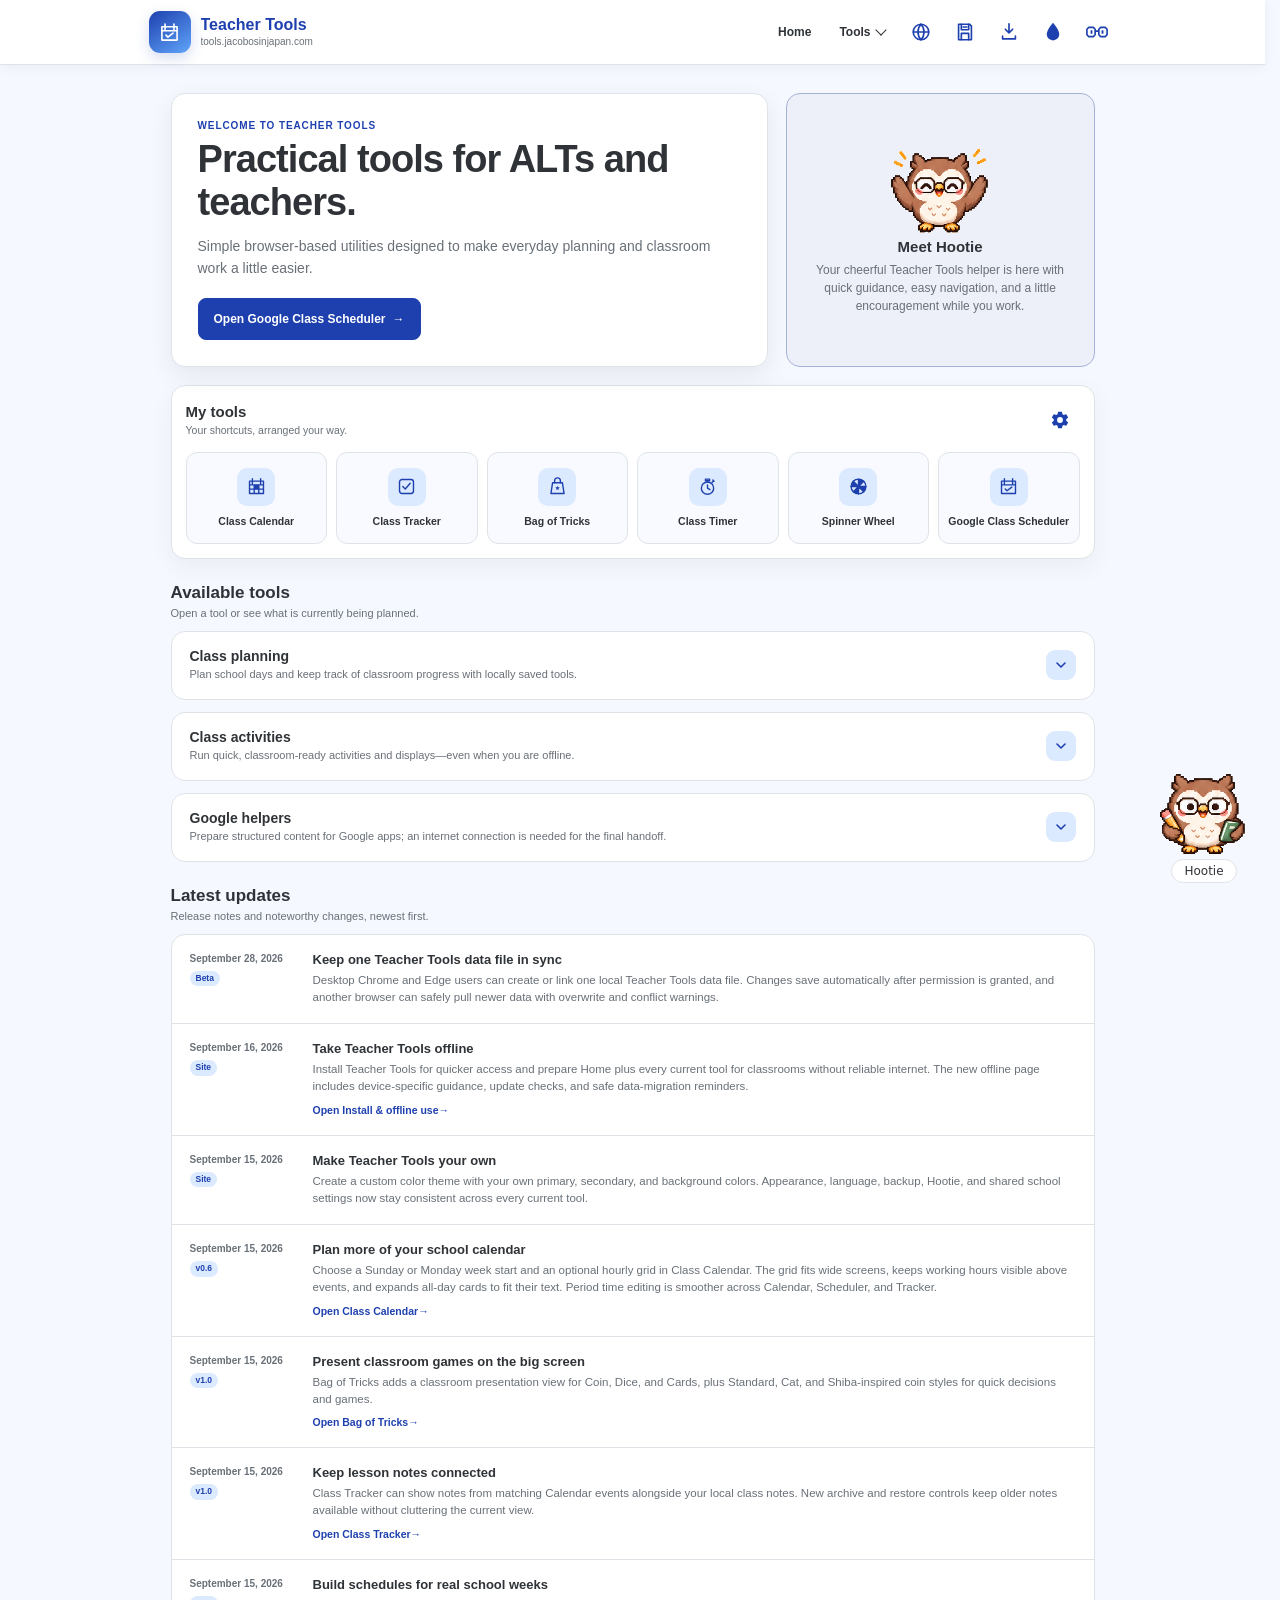
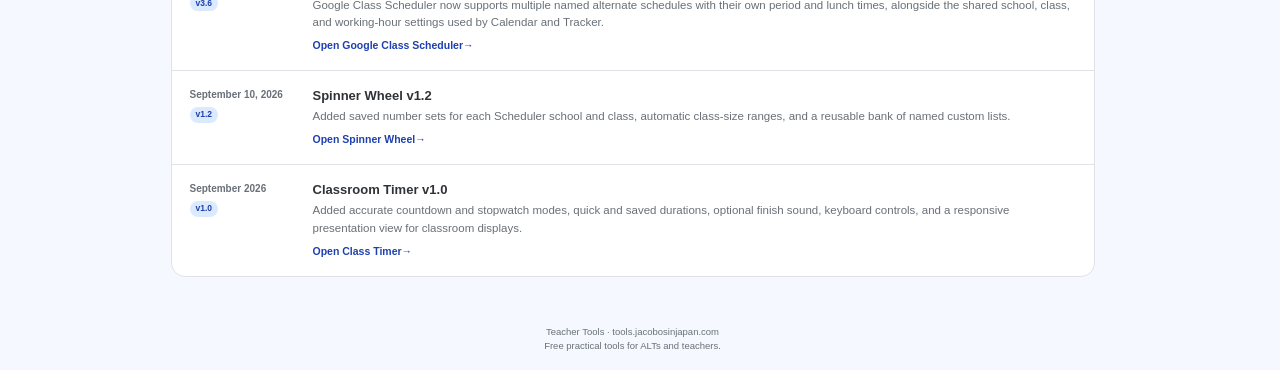
<file: index.html>
<!DOCTYPE html>
<!--
Teacher Tools Home
Copyright © 2026. All rights reserved.

-->
<html lang="en">
<head>
    <meta charset="UTF-8">
    <meta name="viewport" content="width=device-width, initial-scale=1.0">
    <meta name="description" content="Free practical browser-based tools for ALTs and teachers.">
    <title>Teacher Tools</title>
    <!-- TEACHER-TOOLS:FAVICON:START -->
    <link rel="icon" type="image/svg+xml" href="data:image/svg+xml,%3Csvg%20xmlns%3D%22http%3A%2F%2Fwww.w3.org%2F2000%2Fsvg%22%20viewBox%3D%220%200%2032%2032%22%3E%3Crect%20width%3D%2232%22%20height%3D%2232%22%20rx%3D%227%22%20fill%3D%22%232563eb%22%2F%3E%3Cg%20fill%3D%22none%22%20stroke%3D%22%23fff%22%20stroke-width%3D%222%22%20stroke-linecap%3D%22round%22%20stroke-linejoin%3D%22round%22%3E%3Cstyle%3E.fill%7Bfill%3A%23bfdbfe%3Bstroke%3A%23fff%7D%3C%2Fstyle%3E%3Cpath%20d%3D%22M7%209h18v16H7zM11%205v7M21%205v7M7%2014h18m-13%206%202.3%202.3%205.8-5.2%22%2F%3E%3C%2Fg%3E%3C%2Fsvg%3E">
<!-- TEACHER-TOOLS:FAVICON:END -->
    <!-- TEACHER-TOOLS:THEME-BOOTSTRAP:START -->
    <script>
        (() => {
            const key = "teacherTools.sitePreferences.v1";
            const languageKey = "teacherTools.siteLanguage.v1";
            const themes = ["ocean-blue", "color-pop", "pretty-in-pink", "true-dark", "custom"];
            const themeColors = { "ocean-blue": "#1e40af", "color-pop": "#8b5cf6", "pretty-in-pink": "#db2777", "true-dark": "#15191e" };
            let browserThemeColor = themeColors["ocean-blue"];

            try {
                const saved = JSON.parse(localStorage.getItem(key));
                const theme = saved && themes.includes(saved.theme) ? saved.theme : "ocean-blue";
                browserThemeColor = themeColors[theme] || browserThemeColor;
                if (theme !== "ocean-blue") document.documentElement.setAttribute("data-theme", theme);
                if (theme === "custom") {
                    const valid = value => /^#[0-9a-f]{6}$/i.test(value || "");
                    const colors = {
                        primary: valid(saved.customColors?.primary) ? saved.customColors.primary.toLowerCase() : "#2563eb",
                        secondary: valid(saved.customColors?.secondary) ? saved.customColors.secondary.toLowerCase() : "#7c3aed",
                        background: valid(saved.customColors?.background) ? saved.customColors.background.toLowerCase() : "#f5f8ff"
                    };
                    browserThemeColor = colors.primary;
                    const rgb = hex => [1, 3, 5].map(index => parseInt(hex.slice(index, index + 2), 16));
                    const hex = values => `#${values.map(value => Math.round(value).toString(16).padStart(2, "0")).join("")}`;
                    const mix = (a, b, amount) => hex(rgb(a).map((value, index) => value + (rgb(b)[index] - value) * amount));
                    const lum = value => { const channels = rgb(value).map(item => { const part = item / 255; return part <= .04045 ? part / 12.92 : ((part + .055) / 1.055) ** 2.4; }); return .2126 * channels[0] + .7152 * channels[1] + .0722 * channels[2]; };
                    const contrastText = value => 1.05 / (lum(value) + .05) >= (lum(value) + .05) / .05 ? "#ffffff" : "#111827";
                    const dark = lum(colors.background) < .3, surface = mix(colors.background, "#ffffff", dark ? .075 : .88), panel = mix(colors.background, surface, dark ? .42 : .68), text = dark ? "#f3f6fa" : "#24282d";
                    const tokens = { "--accent": colors.primary, "--accent-secondary": colors.secondary, "--accent-soft": mix(colors.primary, surface, dark ? .78 : .84), "--accent-border": mix(colors.primary, surface, dark ? .52 : .58), "--focus-ring": `${colors.primary}3d`, "--accent-contrast": contrastText(colors.primary), "--text": text, "--muted": mix(text, surface, dark ? .48 : .42), "--line": mix(text, surface, dark ? .79 : .86), "--bg": colors.background, "--surface": surface, "--panel": panel, "--danger": dark ? "#ff7676" : "#d93025", "--warning-bg": dark ? mix("#332b12", surface, .12) : "#fff8e1", "--warning-border": dark ? "#8a7125" : "#f5d67b", "--warning-text": dark ? "#ffe08a" : "#6f5200", "--tooltip-text": contrastText(colors.primary), "--custom-color-scheme": dark ? "dark" : "light" };
                    Object.entries(tokens).forEach(([name, value]) => document.documentElement.style.setProperty(name, value));
                }
            } catch (error) {
                // Ocean Blue remains the safe default when storage is unavailable.
            }

            let themeColorMeta = document.querySelector('meta[name="theme-color"]');
            if (!themeColorMeta) {
                themeColorMeta = document.createElement("meta");
                themeColorMeta.name = "theme-color";
                document.head.appendChild(themeColorMeta);
            }
            themeColorMeta.content = browserThemeColor;

            try {
                const saved = JSON.parse(localStorage.getItem(languageKey));
                document.documentElement.lang = saved && ["en", "ja"].includes(saved.language)
                    ? saved.language
                    : "en";
            } catch (error) {
                document.documentElement.lang = "en";
            }
        })();
    </script>
<!-- TEACHER-TOOLS:THEME-BOOTSTRAP:END -->
    <style>
        /* TEACHER-TOOLS:SHARED-STYLES:START */
        /*
         * Teacher Tools canonical theme tokens.
         * This file is embedded into registered Workbench pages by the shared UI sync.
         * Published applets remain self-contained and never load this file at runtime.
         */

        :root {
            color-scheme: light;
            --accent: #1e40af;
            --accent-secondary: #60a5fa;
            --accent-soft: #dbeafe;
            --accent-border: #93c5fd;
            --focus-ring: rgba(30, 64, 175, 0.18);
            --text: #2f3337;
            --muted: #697078;
            --line: #dfe3e8;
            --bg: #f5f8ff;
            --surface: #ffffff;
            --panel: #f8faff;
            --danger: #d93025;
            --warning-bg: #fff8e1;
            --warning-border: #f5d67b;
            --warning-text: #6f5200;
            --tooltip-text: #ffffff;
        }

        html[data-theme="color-pop"] {
            --accent: #8b5cf6;
            --accent-secondary: #fbbf24;
            --accent-soft: #e9d5ff;
            --accent-border: #c4b5fd;
            --focus-ring: rgba(139, 92, 246, 0.18);
            --bg: #faf8ff;
            --panel: #fcfaff;
        }

        html[data-theme="pretty-in-pink"] {
            --accent: #db2777;
            --accent-secondary: #dd79a5;
            --accent-soft: #fce7f3;
            --accent-border: #f9a8d4;
            --focus-ring: rgba(219, 39, 119, 0.18);
            --bg: #fff8fb;
            --panel: #fffafd;
        }

        html[data-theme="true-dark"] {
            color-scheme: dark;
            --accent: #8ab4f8;
            --accent-secondary: #c4a7ff;
            --accent-soft: #18263c;
            --accent-border: #35557e;
            --focus-ring: rgba(138, 180, 248, 0.24);
            --text: #eef2f7;
            --muted: #a9b1bc;
            --line: #30363d;
            --bg: #000000;
            --surface: #0d0f12;
            --panel: #15191e;
            --danger: #ff7676;
            --warning-bg: #332b12;
            --warning-border: #8a7125;
            --warning-text: #ffe08a;
            --tooltip-text: #07101d;
        }

        html[data-theme="custom"] { color-scheme: var(--custom-color-scheme, light); }

        /* Global Teacher Tools page foundation */
        * { box-sizing: border-box; }

        html,
        body {
            min-height: 100%;
            margin: 0;
        }

        html { scrollbar-gutter: stable; }

        body {
            background: var(--bg);
            color: var(--text);
            font-family: -apple-system, BlinkMacSystemFont, "Segoe UI", Roboto, sans-serif;
            transition: background-color 180ms ease, color 180ms ease;
        }

        body.modal-open { overflow: hidden; }

        button,
        input,
        select,
        textarea { font: inherit; }

        button { -webkit-tap-highlight-color: transparent; }

        a:focus-visible,
        button:focus-visible,
        input:focus-visible,
        select:focus-visible,
        textarea:focus-visible,
        [tabindex]:focus-visible {
            outline: 2px solid var(--accent);
            outline-offset: 2px;
        }

        /* Shared Teacher Tools header */
        .site-header {
            position: sticky;
            top: 0;
            z-index: 100;
            background: var(--surface);
            border-bottom: 1px solid var(--line);
            box-shadow: 0 2px 12px rgba(0, 0, 0, 0.05);
        }
         .site-header-inner {
            position: relative;
            width: min(1000px, 100%);
            min-height: 64px;
            margin: 0 auto;
            padding: 9px 16px;
            display: flex;
            align-items: center;
            justify-content: space-between;
            gap: 18px;
        }
         .site-brand {
            min-width: 0;
            display: inline-flex;
            align-items: center;
            gap: 10px;
            color: inherit;
            text-decoration: none;
        }
         .site-brand-mark {
            width: 42px;
            height: 42px;
            flex: 0 0 42px;
            display: grid;
            place-items: center;
            color: #ffffff;
            background: linear-gradient(145deg, var(--accent), var(--accent-secondary));
            border-radius: 11px;
            box-shadow: 0 5px 14px var(--focus-ring);
        }
         html[data-theme="true-dark"] .site-brand-mark,
        html[data-theme="true-dark"] .button-primary { color: #07101d; }
         .site-brand-mark svg {
            width: 25px;
            height: 25px;
            fill: none;
            stroke: currentColor;
            stroke-width: 1.8;
            stroke-linecap: round;
            stroke-linejoin: round;
        }
         .site-brand-copy { min-width: 0; display: grid; gap: 1px; }
         .site-brand-title {
            overflow: hidden;
            color: var(--accent);
            font-size: 16px;
            font-weight: 750;
            line-height: 1.15;
            text-overflow: ellipsis;
            white-space: nowrap;
        }
         .site-brand-domain {
            overflow: hidden;
            color: var(--muted);
            font-size: 10px;
            line-height: 1.2;
            text-overflow: ellipsis;
            white-space: nowrap;
        }
         .site-nav,
        .site-header-actions { display: flex; align-items: center; gap: 4px; }
         .site-nav-link,
        .site-menu-toggle,
        .site-mobile-toggle {
            min-height: 40px;
            display: inline-flex;
            align-items: center;
            justify-content: center;
            gap: 6px;
            padding: 8px 11px;
            color: var(--text);
            background: transparent;
            border: 1px solid transparent;
            border-radius: 8px;
            font-size: 12px;
            font-weight: 650;
            line-height: 1;
            text-decoration: none;
            cursor: pointer;
        }
         .site-nav-link:hover,
        .site-menu-toggle:hover,
        .site-menu-toggle[aria-expanded="true"],
        .site-mobile-toggle:hover,
        .site-mobile-toggle[aria-expanded="true"] {
            color: var(--accent);
            background: var(--accent-soft);
            border-color: var(--accent-border);
        }
         .site-language-button,
         .site-data-button,
        .site-install-button,
        .site-settings-button {
            width: 40px;
            height: 40px;
            flex: 0 0 40px;
            display: inline-flex;
            align-items: center;
            justify-content: center;
            padding: 0;
            color: var(--accent);
            background: transparent;
            border: 1px solid transparent;
            border-radius: 50%;
            text-decoration: none;
            cursor: pointer;
            transition: color 180ms ease;
        }
         .site-language-button:hover,
        .site-language-button[aria-expanded="true"],
        .site-data-button:hover,
        .site-data-button[aria-expanded="true"],
        .site-install-button:hover,
        .site-settings-button:hover,
        .site-settings-button[aria-expanded="true"] { color: var(--accent-secondary); }
        .site-language-button svg,
        .site-data-button svg,
        .site-install-button svg {
            width: 22px;
            height: 22px;
            fill: none;
            stroke: currentColor;
            stroke-width: 1.8;
            stroke-linecap: round;
            stroke-linejoin: round;
        }

        .site-hootie-button.is-loading {
            visibility: hidden;
            pointer-events: none;
        }
         .site-settings-button svg {
            width: 24px;
            height: 24px;
            fill: currentColor;
        }
         .settings-icon {
            width: 20px;
            height: 20px;
            fill: currentColor;
            transform-origin: center;
            transition: transform 260ms ease;
        }
         .icon-button:hover .settings-icon,
        .icon-button:focus-visible .settings-icon { transform: rotate(45deg); }
         .site-menu-chevron {
            width: 8px;
            height: 8px;
            border-right: 1.5px solid currentColor;
            border-bottom: 1.5px solid currentColor;
            transform: translateY(-2px) rotate(45deg);
            transition: transform 180ms ease;
        }
         .site-menu-toggle[aria-expanded="true"] .site-menu-chevron {
            transform: translateY(2px) rotate(225deg);
        }
         .site-mobile-toggle { width: 42px; height: 40px; padding: 0; display: none; line-height: 0; }
         .site-mobile-toggle svg {
            width: 22px;
            height: 22px;
            display: block;
            fill: none;
            stroke: currentColor;
            stroke-width: 2;
            stroke-linecap: round;
        }
         .site-tools-menu,
         .site-language-panel,
        .site-data-panel,
        .site-theme-panel {
            position: absolute;
            right: 16px;
            z-index: 120;
            top: calc(100% - 5px);
            background: var(--surface);
            border: 1px solid var(--line);
            border-radius: 11px;
            box-shadow: 0 16px 38px rgba(0, 0, 0, 0.18);
        }
         .site-tools-menu { width: min(300px, calc(100vw - 32px)); padding: 7px; }
        .site-data-panel { z-index: 121; box-sizing: border-box; width: min(420px, calc(100vw - 32px)); max-width: calc(100vw - 32px); max-height: min(720px, calc(100vh - 92px)); overflow-x: hidden; overflow-y: auto; padding: 13px; }
        .site-language-panel { z-index: 121; width: min(340px, calc(100vw - 32px)); padding: 13px; }
        .site-theme-panel { z-index: 121; width: min(340px, calc(100vw - 32px)); padding: 13px; }
        .site-tools-menu[hidden], .site-language-panel[hidden], .site-data-panel[hidden], .site-theme-panel[hidden] { display: none; }
         .site-menu-label {
            padding: 6px 9px 5px;
            color: var(--muted);
            font-size: 9px;
            font-weight: 750;
            letter-spacing: 0.08em;
            text-transform: uppercase;
        }
         .site-menu-item {
            width: 100%;
            display: grid;
            grid-template-columns: 30px minmax(0, 1fr) auto;
            align-items: center;
            gap: 9px;
            padding: 8px 9px;
            color: var(--text);
            background: transparent;
            border: 0;
            border-radius: 8px;
            text-align: left;
            text-decoration: none;
        }
         a.site-menu-item:hover,
        .site-menu-item[aria-current="page"] { background: var(--accent-soft); }
        .site-menu-item[aria-disabled="true"] { opacity: 0.72; cursor: default; }
        .site-menu-home { display: none; }
         .site-menu-icon {
            width: 30px;
            height: 30px;
            display: grid;
            place-items: center;
            color: var(--accent);
            background: var(--accent-soft);
            border-radius: 7px;
            font-size: 14px;
        }
         .site-menu-icon svg {
            width: 20px;
            height: 20px;
            display: block;
            fill: none;
            stroke: currentColor;
            stroke-width: 1.7;
            stroke-linecap: round;
            stroke-linejoin: round;
        }
         .site-menu-icon .icon-fill {
            fill: currentColor;
            stroke: none;
        }
         .site-menu-name { display: block; font-size: 12px; font-weight: 700; }
         .site-menu-description {
            display: block;
            margin-top: 1px;
            color: var(--muted);
            font-size: 9.5px;
            font-weight: 500;
            line-height: 1.3;
        }
         .site-menu-status { color: var(--muted); font-size: 8.5px; font-weight: 700; }
         .site-language-header,
        .site-data-header,
        .site-theme-header {
            display: flex;
            align-items: center;
            justify-content: space-between;
            gap: 12px;
            margin-bottom: 3px;
        }
         .site-language-title,
        .site-data-title,
        .site-theme-title { margin: 0; font-size: 14px; }
         .site-language-close,
        .site-data-close,
        .site-theme-close,
        .close-button {
            width: 34px;
            height: 34px;
            display: inline-flex;
            align-items: center;
            justify-content: center;
            padding: 0;
            color: var(--muted);
            background: transparent;
            border: 0;
            border-radius: 7px;
            font-size: 22px;
            line-height: 1;
            cursor: pointer;
        }
         .site-language-close:hover,
        .site-data-close:hover,
        .site-theme-close:hover,
        .close-button:hover { color: var(--text); background: var(--panel); }
         .site-language-help,
        .site-data-help,
        .site-theme-help {
            margin: 0 0 11px;
            color: var(--muted);
            font-size: 10.5px;
            line-height: 1.45;
        }
        .site-language-label {
            display: block;
            margin: 0 0 5px;
            color: var(--text);
            font-size: 10.5px;
            font-weight: 700;
        }
        .site-language-select {
            width: 100%;
            min-height: 40px;
            padding: 8px 34px 8px 10px;
            color: var(--text);
            background: var(--surface);
            border: 1px solid var(--line);
            border-radius: 8px;
            font-size: 12px;
        }
        .site-language-select:hover { border-color: var(--accent-border); }
        .site-language-note {
            margin: 9px 0 0;
            color: var(--muted);
            font-size: 9.5px;
            line-height: 1.45;
        }
        .site-data-tabs {
            display: grid;
            grid-template-columns: repeat(3, minmax(0, 1fr));
            gap: 4px;
            margin: 8px 0 13px;
            padding: 4px;
            background: var(--panel);
            border: 1px solid var(--line);
            border-radius: 10px;
        }
        .site-data-tab {
            min-width: 0;
            min-height: 34px;
            padding: 6px 5px;
            color: var(--muted);
            background: transparent;
            border: 1px solid transparent;
            border-radius: 7px;
            font-size: 9.5px;
            font-weight: 750;
            cursor: pointer;
        }
        .site-data-tab:hover { color: var(--text); }
        .site-data-tab[aria-selected="true"] {
            color: var(--accent);
            background: var(--surface);
            border-color: var(--accent-border);
            box-shadow: 0 1px 3px rgba(0, 0, 0, .06);
        }
        .site-data-tab:focus-visible {
            outline: 2px solid var(--accent);
            outline-offset: 1px;
        }
        .site-data-tab-panel[hidden] { display: none; }
        .site-data-tab-panel > .site-data-help:first-child { margin-top: 0; }
         .site-data-summary {
            display: grid;
            gap: 5px;
            margin: 0 0 11px;
            padding: 0;
            list-style: none;
        }
        .site-data-summary-item {
            display: flex;
            align-items: center;
            justify-content: space-between;
            gap: 10px;
            min-height: 30px;
            padding: 6px 8px;
            background: var(--panel);
            border: 1px solid var(--line);
            border-radius: 7px;
            font-size: 10.5px;
        }
        .site-data-summary-selection {
            min-width: 0;
            display: inline-flex;
            align-items: center;
            gap: 8px;
            cursor: pointer;
        }
        .site-data-checkbox {
            width: 16px;
            height: 16px;
            flex: 0 0 auto;
            margin: 0;
            accent-color: var(--accent);
            cursor: pointer;
        }
        .site-data-checkbox:disabled { cursor: default; opacity: 0.55; }
         .site-data-summary-state {
            flex: 0 0 auto;
            color: var(--muted);
            font-size: 8.5px;
            font-weight: 750;
            letter-spacing: 0.03em;
            text-transform: uppercase;
        }
         .site-data-summary-state.saved { color: var(--accent); }
         .site-data-summary-state.invalid { color: var(--danger); }
         .site-data-actions {
            display: grid;
            grid-template-columns: repeat(2, minmax(0, 1fr));
            gap: 8px;
        }
         .site-data-action {
            min-height: 38px;
            padding: 8px 10px;
            color: var(--text);
            background: var(--surface);
            border: 1px solid var(--line);
            border-radius: 8px;
            font-size: 10.5px;
            font-weight: 700;
            cursor: pointer;
        }
        .site-data-action:hover { color: var(--accent); border-color: var(--accent-border); }
        .site-data-action:disabled,
        .site-data-action:disabled:hover {
            color: var(--muted);
            background: var(--panel);
            border-color: var(--line);
            filter: none;
            cursor: not-allowed;
        }
         .site-data-action-primary {
            color: #ffffff;
            background: var(--accent);
            border-color: var(--accent);
        }
         .site-data-action-primary:hover { color: #ffffff; filter: brightness(0.96); }
         html[data-theme="true-dark"] .site-data-action-primary,
        html[data-theme="true-dark"] .site-data-action-primary:hover { color: #07101d; }
         .site-data-file {
            position: absolute;
            width: 1px;
            height: 1px;
            overflow: hidden;
            clip: rect(0 0 0 0);
            white-space: nowrap;
        }
         .site-data-note {
            margin: 10px 0 0;
            color: var(--muted);
            font-size: 9.5px;
            line-height: 1.45;
        }
         .site-data-status {
            min-height: 15px;
            margin: 7px 0 0;
            color: var(--muted);
            font-size: 9.5px;
            font-weight: 650;
            line-height: 1.4;
        }
         .site-data-status.error { color: var(--danger); }
        .site-linked-data-heading {
            display: flex;
            align-items: center;
            gap: 7px;
        }
        .site-linked-data-heading h3 { margin: 0; font-size: 11.5px; }
        .site-beta-badge {
            padding: 2px 5px;
            color: var(--accent);
            background: var(--accent-soft);
            border: 1px solid var(--accent-border);
            border-radius: 999px;
            font-size: 7.5px;
            font-weight: 800;
            letter-spacing: .08em;
        }
        .site-linked-data-file {
            margin: 8px 0;
            padding: 7px 8px;
            overflow-wrap: anywhere;
            color: var(--text);
            background: var(--panel);
            border: 1px solid var(--line);
            border-radius: 7px;
            font-size: 9.5px;
            font-weight: 700;
        }
        .site-linked-data-last-saved {
            margin: -2px 1px 8px;
            color: var(--muted);
            font-size: 9px;
            font-weight: 650;
        }
        .site-linked-data-permission {
            margin: -1px 0 8px;
            padding: 7px 8px;
            color: var(--text);
            background: var(--accent-soft);
            border-left: 3px solid var(--accent);
            border-radius: 5px;
            font-size: 9.5px;
            line-height: 1.45;
        }
        .site-linked-data-actions {
            display: grid;
            grid-template-columns: repeat(2, minmax(0, 1fr));
            gap: 7px;
        }
        .site-linked-data-actions > * { min-width: 0; }
        .site-linked-data-disconnect { grid-column: 1 / -1; }
        .site-google-sync-state {
            display: grid;
            gap: 3px;
            margin: 10px 0;
            padding: 10px;
            color: var(--muted);
            background: var(--panel);
            border: 1px solid var(--line);
            border-radius: 8px;
            font-size: 9.5px;
            line-height: 1.4;
        }
        .site-google-sync-state strong { color: var(--text); font-size: 10.5px; }
        .site-google-sync-connect { width: 100%; }
         .site-theme-options {
            display: grid;
            grid-template-columns: repeat(2, minmax(0, 1fr));
            gap: 8px;
        }
         .site-theme-option {
            --theme-primary: #1e40af;
            --theme-secondary: #60a5fa;
            --theme-light: #dbeafe;
            position: relative;
            display: grid;
            gap: 6px;
            padding: 7px;
            border: 1px solid var(--line);
            border-radius: 8px;
            cursor: pointer;
        }
         .site-theme-option:hover,
        .site-theme-option.selected { border-color: var(--theme-primary); }
         .site-theme-option.selected {
            box-shadow: 0 0 0 2px color-mix(in srgb, var(--theme-primary) 18%, transparent);
        }
         .site-theme-option input { position: absolute; opacity: 0; pointer-events: none; }
        .site-theme-option:focus-within { outline: 2px solid var(--theme-primary); outline-offset: 2px; }
         .site-theme-preview {
            height: 25px;
            display: flex;
            overflow: hidden;
            border: 1px solid color-mix(in srgb, var(--theme-primary) 25%, transparent);
            border-radius: 5px;
        }
         .site-theme-preview span:nth-child(1) { flex: 1.35; background: var(--theme-primary); }
        .site-theme-preview span:nth-child(2) { flex: 0.8; background: var(--theme-secondary); }
        .site-theme-preview span:nth-child(3) { flex: 1; background: var(--theme-light); }
         .site-theme-name {
            overflow: hidden;
            color: var(--text);
            font-size: 9.5px;
            font-weight: 700;
            text-align: center;
            text-overflow: ellipsis;
            white-space: nowrap;
        }
         .site-theme-option[data-theme-option="color-pop"] {
            --theme-primary: #8b5cf6; --theme-secondary: #fbbf24; --theme-light: #e9d5ff;
        }
         .site-theme-option[data-theme-option="pretty-in-pink"] {
            --theme-primary: #db2777; --theme-secondary: #dd79a5; --theme-light: #fce7f3;
        }
        .site-theme-option[data-theme-option="true-dark"] {
            --theme-primary: #8ab4f8; --theme-secondary: #c4a7ff; --theme-light: #0d0f12;
        }
        .site-theme-option[data-theme-option="custom"] {
            --theme-primary: var(--custom-preview-primary, #2563eb);
            --theme-secondary: var(--custom-preview-secondary, #7c3aed);
            --theme-light: var(--custom-preview-background, #f5f8ff);
        }
        .site-custom-theme-controls {
            margin-top: 10px;
            padding-top: 10px;
            border-top: 1px solid var(--line);
        }
        .site-custom-theme-controls[hidden] { display: none; }
        .site-custom-theme-pickers { display: grid; grid-template-columns: repeat(3, minmax(0, 1fr)); gap: 7px; }
        .site-custom-theme-pickers label { display: grid; gap: 4px; color: var(--muted); font-size: 9.5px; font-weight: 700; text-align: center; }
        .site-custom-theme-pickers input[type="color"] { width: 100%; height: 34px; padding: 3px; background: var(--surface); border: 1px solid var(--line); border-radius: 7px; cursor: pointer; }
        .site-custom-theme-reset { width: 100%; min-height: 32px; margin-top: 8px; color: var(--accent); background: var(--surface); border: 1px solid var(--accent-border); border-radius: 7px; font: inherit; font-size: 9.5px; font-weight: 700; cursor: pointer; }
        .site-custom-theme-reset:hover { background: var(--accent-soft); }
        .site-custom-theme-note { margin: 7px 0 0; color: var(--muted); font-size: 9px; line-height: 1.4; }
        html[data-theme="custom"] .button-primary,
        html[data-theme="custom"] .primary { color: var(--accent-contrast) !important; }
        html[data-theme="custom"] .site-brand-mark { color: var(--accent-contrast); }

        /* Shared contextual help */
        .field-label-row,
        .section-heading-row,
        .mode-heading-row {
            display: flex;
            align-items: center;
            justify-content: space-between;
            gap: 8px;
        }

        .field-label-row {
            justify-content: flex-start;
            min-height: 15px;
        }

        .field-label-row > label,
        .field-label-row > .field-label { margin-block: 0; }

        .tooltip-trigger {
            width: 13px;
            height: 13px;
            flex: 0 0 13px;
            align-self: center;
            display: inline-grid;
            place-items: center;
            padding: 0;
            color: var(--accent);
            background: color-mix(in srgb, var(--accent-soft) 35%, var(--surface));
            border: 1px solid var(--accent-border);
            border-radius: 50%;
            font-family: Georgia, "Times New Roman", serif;
            font-size: 8.5px;
            font-weight: 750;
            line-height: 11px;
            cursor: help;
        }

        .tooltip-trigger:hover,
        .tooltip-trigger:focus-visible,
        .tooltip-trigger[aria-expanded="true"] {
            color: var(--accent-secondary);
            background: var(--accent-soft);
            border-color: var(--accent-secondary);
        }

        .teacher-tools-tooltip {
            --tooltip-arrow-left: 50%;
            --tooltip-background: var(--accent);
            --tooltip-border-color: var(--accent-border);
            --tooltip-foreground: var(--tooltip-text);
            position: fixed;
            z-index: 400;
            width: max-content;
            min-width: min(170px, calc(100vw - 24px));
            max-width: min(300px, calc(100vw - 24px));
            pointer-events: none;
        }

        .teacher-tools-tooltip[hidden] { display: none; }

        .teacher-tools-tooltip-content {
            max-height: calc(100dvh - 24px);
            overflow-y: auto;
            padding: 8px 10px;
            color: var(--tooltip-foreground);
            background: var(--tooltip-background);
            border: 1px solid var(--tooltip-border-color);
            border-radius: 8px;
            box-shadow: 0 8px 24px rgba(0, 0, 0, 0.22);
            font-size: 11px;
            font-weight: 500;
            line-height: 1.45;
            overflow-wrap: anywhere;
            white-space: normal;
        }

        .teacher-tools-tooltip::before {
            content: "";
            position: absolute;
            left: var(--tooltip-arrow-left);
            width: 9px;
            height: 9px;
            background: var(--tooltip-background);
            border: 1px solid var(--tooltip-border-color);
            transform: translateX(-50%) rotate(45deg);
        }

        .teacher-tools-tooltip[data-placement="below"]::before {
            top: -5px;
            border-right: 0;
            border-bottom: 0;
        }

        .teacher-tools-tooltip[data-placement="above"]::before {
            bottom: -5px;
            border-left: 0;
            border-top: 0;
        }

        .teacher-tools-tooltip.warning {
            --tooltip-background: var(--warning-text);
            --tooltip-border-color: var(--warning-border);
            --tooltip-foreground: var(--warning-bg);
        }

        /* Shared input and optional-mode patterns */
        .section-card,
        .mode-panel {
            padding: 15px;
            background: var(--panel);
            border: 1px solid var(--line);
            border-radius: 10px;
        }

        .section-card + .section-card,
        .section-card + .mode-panel,
        .mode-panel + .section-card { margin-top: 14px; }

        .section-heading {
            margin: 0;
            font-size: 14px;
            line-height: 1.3;
        }

        .section-copy {
            margin: 4px 0 12px;
            color: var(--muted);
            font-size: 11px;
            line-height: 1.45;
        }

        .control-grid {
            display: grid;
            grid-template-columns: repeat(2, minmax(0, 1fr));
            gap: 12px;
        }

        .field-full { grid-column: 1 / -1; }

        .checkbox-control,
        .mode-switch {
            display: inline-flex;
            align-items: center;
            gap: 8px;
            margin: 0;
            color: var(--text);
            font-size: 11.5px;
            font-weight: 650;
            cursor: pointer;
            user-select: none;
        }

        .mode-switch-group {
            flex: 0 0 auto;
            display: inline-flex;
            align-items: center;
            gap: 7px;
        }

        .checkbox-control input { accent-color: var(--accent); }

        .mode-panel {
            transition: background-color 180ms ease, border-color 180ms ease, box-shadow 180ms ease;
        }

        .mode-panel.active {
            color: var(--warning-text);
            background: var(--warning-bg);
            border-color: var(--warning-border);
            box-shadow: 0 0 0 1px color-mix(in srgb, var(--warning-border) 24%, transparent);
        }

        .mode-panel.active .section-copy,
        .mode-panel.active .helper-text { color: var(--warning-text); }

        .mode-panel.active .mode-switch,
        .mode-panel.active .field-label { color: var(--warning-text); }

        .mode-panel.active .tooltip-trigger {
            color: var(--warning-text);
            background: color-mix(in srgb, var(--warning-bg) 70%, var(--surface));
            border-color: var(--warning-border);
        }

        .mode-switch input {
            position: absolute;
            opacity: 0;
            pointer-events: none;
        }

        .mode-switch-track {
            position: relative;
            width: 42px;
            height: 23px;
            flex: 0 0 42px;
            background: color-mix(in srgb, var(--muted) 38%, var(--surface));
            border-radius: 999px;
            transition: background-color 180ms ease;
        }

        .mode-switch-track::after {
            content: "";
            position: absolute;
            top: 2px;
            left: 2px;
            width: 19px;
            height: 19px;
            background: var(--surface);
            border-radius: 50%;
            box-shadow: 0 1px 4px rgba(0, 0, 0, 0.25);
            transition: transform 180ms ease;
        }

        .mode-switch input:checked + .mode-switch-track { background: #e6a536; }
        .mode-switch input:checked + .mode-switch-track::after { transform: translateX(19px); }
        .mode-switch input:focus-visible + .mode-switch-track { outline: 2px solid var(--accent); outline-offset: 2px; }
        html[data-theme="true-dark"] .mode-switch-track::after { background: #f3f5f7; }

        .mode-details {
            margin-top: 13px;
            padding-top: 13px;
            border-top: 1px solid var(--warning-border);
        }

        .mode-details[hidden] { display: none; }

        .disclosure-button {
            min-height: 36px;
            display: inline-flex;
            align-items: center;
            gap: 6px;
            padding: 5px 0;
            color: var(--accent);
            background: transparent;
            border: 0;
            font-size: 11.5px;
            font-weight: 700;
            cursor: pointer;
        }

        .disclosure-indicator { transition: transform 180ms ease; }
        .disclosure-button[aria-expanded="true"] .disclosure-indicator { transform: rotate(45deg); }
        .disclosure-panel { margin-top: 9px; }
        .disclosure-panel[hidden] { display: none; }

        /* Canonical applet identity and Getting Started treatment. */
        body .app-shell .app-header .version-badge {
            flex: 0 0 auto;
            padding: 3px 7px;
            color: var(--accent);
            background: var(--accent-soft);
            border: 1px solid var(--accent-border);
            border-radius: 999px;
            font-size: 10px;
            font-weight: 750;
            line-height: 1.2;
            white-space: nowrap;
        }

        body .app-shell .app-header .help-button-mark {
            width: 21px;
            height: 21px;
            display: inline-grid;
            place-items: center;
            border: 1.8px solid currentColor;
            border-radius: 50%;
            font-size: 13px;
            font-weight: 800;
            line-height: 1;
        }

        body .app-shell .app-header .icon-button {
            width: 40px;
            height: 40px;
            flex: 0 0 40px;
            display: inline-flex;
            align-items: center;
            justify-content: center;
            padding: 0;
            color: var(--accent);
            background: transparent;
            border: 0;
            border-radius: 50%;
            cursor: pointer;
            transition: color 180ms ease;
        }

        body .app-shell .app-header .icon-button:hover,
        body .app-shell .app-header .icon-button:focus-visible {
            color: var(--accent-secondary);
            background: transparent;
            border-color: transparent;
        }

        #helpModal .tutorial-intro,
        #helpModal .help-intro,
        #helpModal .modal-intro,
        #tutorialModal .tutorial-intro {
            margin: 0 0 14px;
            color: var(--muted);
            font-size: 12px;
            line-height: 1.5;
        }

        #helpModal .tutorial-steps,
        #helpModal .help-steps,
        #helpModal .help-list,
        #tutorialModal .tutorial-steps {
            display: grid;
            gap: 10px;
            margin: 0;
            padding: 0;
            list-style: none;
        }

        #helpModal .tutorial-step,
        #helpModal .help-step,
        #helpModal .help-list > li,
        #tutorialModal .tutorial-step {
            display: grid;
            grid-template-columns: 30px minmax(0, 1fr);
            gap: 11px;
            align-items: start;
            padding: 12px;
            color: var(--text);
            background: var(--panel);
            border: 1px solid var(--line);
            border-radius: 9px;
        }

        #helpModal .tutorial-number,
        #helpModal .help-number,
        #tutorialModal .tutorial-number,
        #tutorialModal .tutorial-step-number {
            width: 30px;
            height: 30px;
            display: inline-grid;
            place-items: center;
            color: var(--accent);
            background: var(--accent-soft);
            border: 1px solid var(--accent-border);
            border-radius: 8px;
            font-size: 12px;
            font-weight: 800;
            line-height: 1;
        }

        #helpModal .tutorial-step h3,
        #helpModal .help-step h3,
        #helpModal .help-list h3,
        #tutorialModal .tutorial-step h3 {
            margin: 1px 0 3px;
            color: var(--text);
            font-size: 13px;
            font-weight: 750;
            line-height: 1.3;
        }

        #helpModal .tutorial-step p,
        #helpModal .help-step p,
        #helpModal .help-list p,
        #tutorialModal .tutorial-step p {
            margin: 0;
            color: var(--muted);
            font-size: 11px;
            line-height: 1.45;
        }

        #helpModal .notice,
        #helpModal .privacy-note,
        #tutorialModal .notice,
        #tutorialModal .privacy-note {
            margin: 12px 0 0;
            padding: 10px 12px;
            color: var(--warning-text);
            background: var(--warning-bg);
            border: 1px solid var(--warning-border);
            border-radius: 8px;
            font-size: 11px;
            line-height: 1.5;
        }

        #helpModal .tutorial-step .help-link,
        #tutorialModal .tutorial-step .tutorial-step-action {
            grid-column: 2;
            justify-self: start;
        }

        @media (max-width: 620px) {
            .site-header-inner { min-height: 58px; padding: 8px 10px; }
            .site-brand-mark { width: 38px; height: 38px; flex-basis: 38px; border-radius: 9px; }
            .site-brand-title { font-size: 14px; }
            .site-nav { display: none; }
            .site-mobile-toggle { display: inline-flex; }
            .site-header-actions { gap: 4px; }
            .site-language-button,
            .site-data-button,
            .site-install-button,
            .site-settings-button,
            .site-mobile-toggle { width: 36px; height: 36px; }
            .site-tools-menu,
            .site-language-panel,
            .site-data-panel,
            .site-theme-panel { top: calc(100% - 4px); right: 10px; width: calc(100vw - 20px); }
            .site-menu-home { display: grid; }
            .control-grid { grid-template-columns: 1fr; }
            .field-full { grid-column: auto; }
            .section-card,
            .mode-panel { padding: 13px; }
        }

        @media (max-width: 380px) {
            .site-brand-domain { display: none; }
            .site-header-inner { padding-inline: 7px; }
            .site-header-actions { gap: 2px; }
            .site-language-button,
            .site-data-button,
            .site-install-button,
            .site-settings-button,
            .site-mobile-toggle { width: 34px; height: 34px; }
        }
/* TEACHER-TOOLS:SHARED-STYLES:END */

        .home-main {
            --success: #18794e;
            --success-soft: #e8f7ef;
            width: min(960px, 100%);
            margin: 0 auto;
            padding: 28px 18px 34px;
        }

        html[data-theme="true-dark"] .home-main {
            --success: #75d5a6;
            --success-soft: #163426;
        }

        .home-intro {
            display: grid;
            grid-template-columns: minmax(0, 1.45fr) minmax(230px, .75fr);
            gap: 18px;
            align-items: stretch;
        }

        .welcome-panel,
        .hootie-feature,
        .tool-entry,
        .updates-panel {
            background: var(--surface);
            border: 1px solid var(--line);
            border-radius: 14px;
            box-shadow: 0 8px 24px rgba(0,0,0,.07);
        }

        .welcome-panel {
            padding: 26px;
        }

        .welcome-kicker {
            margin: 0 0 7px;
            color: var(--accent);
            font-size: 10px;
            font-weight: 800;
            letter-spacing: .09em;
            text-transform: uppercase;
        }

        .welcome-title {
            max-width: 600px;
            margin: 0;
            color: var(--text);
            font-size: clamp(25px, 4vw, 38px);
            line-height: 1.12;
            letter-spacing: -.025em;
        }

        .welcome-copy {
            max-width: 620px;
            margin: 12px 0 0;
            color: var(--muted);
            font-size: 14px;
            line-height: 1.6;
        }

        .primary-link {
            min-height: 42px;
            display: inline-flex;
            align-items: center;
            justify-content: center;
            gap: 7px;
            margin-top: 18px;
            padding: 10px 15px;
            color: #ffffff;
            background: var(--accent);
            border: 1px solid var(--accent);
            border-radius: 8px;
            font-size: 12px;
            font-weight: 700;
            text-decoration: none;
        }

        .primary-link:hover { filter: brightness(.96); }

        html[data-theme="true-dark"] .primary-link { color: #07101d; }

        .hootie-feature {
            display: flex;
            flex-direction: column;
            align-items: center;
            justify-content: center;
            padding: 17px 20px 19px;
            text-align: center;
            background: color-mix(in srgb, var(--accent) 8%, var(--surface));
            border-color: color-mix(in srgb, var(--accent) 30%, var(--line));
            box-shadow: none;
        }

        .hootie-feature-art {
            width: 120px;
            height: 96px;
            flex: 0 0 auto;
            background: url('/assets/hootie/hootie-sprites.v2.webp') no-repeat -120px -96px / 480px 480px;
            image-rendering: pixelated;
        }

        .hootie-feature-title {
            margin: 0 0 6px;
            color: var(--text);
            font-size: 15px;
        }

        .hootie-feature-copy {
            margin: 0;
            color: var(--muted);
            font-size: 12px;
            line-height: 1.5;
        }

        .app-panel {
            margin-top: 18px;
            padding: 14px;
            background: var(--surface);
            border: 1px solid var(--line);
            border-radius: 14px;
            box-shadow: 0 8px 24px rgba(0,0,0,.05);
        }

        .app-panel-header {
            display: flex;
            align-items: center;
            justify-content: space-between;
            gap: 14px;
            margin-bottom: 12px;
        }

        .app-panel-title { margin: 0; font-size: 15px; }
        .app-panel-description { margin: 3px 0 0; color: var(--muted); font-size: 10.5px; line-height: 1.4; }

        .app-panel-settings {
            width: 40px;
            height: 40px;
            flex: 0 0 40px;
            display: inline-flex;
            align-items: center;
            justify-content: center;
            padding: 0;
            color: var(--accent);
            background: transparent;
            border: 0;
            border-radius: 50%;
            cursor: pointer;
            transition: color 180ms ease, background-color 180ms ease;
        }

        .app-panel-settings:hover,
        .app-panel-settings:focus-visible { color: var(--accent-secondary); background: var(--panel); }
        .app-panel-settings svg { width: 20px; height: 20px; fill: currentColor; transform-origin: center; transition: transform 260ms ease; }
        .app-panel-settings:hover svg,
        .app-panel-settings:focus-visible svg { transform: rotate(45deg); }

        .app-panel-grid {
            display: grid;
            grid-template-columns: repeat(6, minmax(0, 1fr));
            grid-auto-flow: row;
            grid-auto-rows: minmax(92px, auto);
            gap: 9px;
        }

        /* Reserved sizing hooks for future dashboard widgets. */
        .app-panel-item-wide { grid-column: span 2; }
        .app-panel-item-tall { grid-row: span 2; }

        .app-shortcut {
            min-width: 0;
            min-height: 92px;
            display: flex;
            flex-direction: column;
            align-items: center;
            justify-content: center;
            gap: 9px;
            padding: 12px 8px;
            color: var(--text);
            background: var(--panel);
            border: 1px solid var(--line);
            border-radius: 11px;
            text-align: center;
            text-decoration: none;
            transition: transform 140ms ease, border-color 140ms ease, background-color 140ms ease;
        }

        .app-shortcut:hover {
            transform: translateY(-2px);
            background: var(--accent-soft);
            border-color: var(--accent-border);
        }

        .app-shortcut-icon {
            width: 38px;
            height: 38px;
            display: grid;
            place-items: center;
            color: var(--accent);
            background: var(--accent-soft);
            border-radius: 10px;
        }

        .app-shortcut-icon svg { width: 23px; height: 23px; fill: none; stroke: currentColor; stroke-width: 1.7; stroke-linecap: round; stroke-linejoin: round; }
        .app-shortcut-icon .icon-fill { fill: currentColor; stroke: none; }
        .app-shortcut-name { max-width: 100%; font-size: 10.5px; font-weight: 750; line-height: 1.25; }

        .app-panel-empty {
            grid-column: 1 / -1;
            padding: 18px;
            color: var(--muted);
            background: var(--panel);
            border: 1px dashed var(--line);
            border-radius: 11px;
            font-size: 11px;
            line-height: 1.5;
            text-align: center;
        }

        .modal-backdrop {
            position: fixed;
            inset: 0;
            z-index: 200;
            display: none;
            align-items: center;
            justify-content: center;
            padding: 16px;
            background: rgba(15, 23, 42, .58);
        }

        .modal-backdrop.open { display: flex; }

        .modal-card {
            width: min(520px, 100%);
            max-height: min(680px, calc(100dvh - 32px));
            overflow: hidden;
            display: flex;
            flex-direction: column;
            background: var(--surface);
            border: 1px solid var(--line);
            border-radius: 14px;
            box-shadow: 0 18px 50px rgba(0,0,0,.25);
        }

        .modal-header { min-height: 52px; display: flex; align-items: center; justify-content: space-between; gap: 12px; padding: 8px 10px 8px 16px; border-bottom: 1px solid var(--line); }
        .modal-title { margin: 0; font-size: 16px; }
        .close-button { width: 34px; height: 34px; color: var(--muted); background: transparent; border: 0; border-radius: 8px; font-size: 22px; cursor: pointer; }
        .close-button:hover { color: var(--text); background: var(--panel); }
        .modal-content { overflow-y: auto; padding: 16px; }
        .dashboard-settings-help { margin: 0 0 12px; color: var(--muted); font-size: 11px; line-height: 1.5; }
        .dashboard-settings-list { display: grid; gap: 8px; }
        .dashboard-setting-row { min-height: 54px; display: grid; grid-template-columns: minmax(0, 1fr) auto; align-items: center; gap: 12px; padding: 9px 10px; background: var(--panel); border: 1px solid var(--line); border-radius: 10px; }
        .dashboard-setting-choice { min-width: 0; display: flex; align-items: center; gap: 10px; font-size: 12px; font-weight: 700; cursor: pointer; }
        .dashboard-setting-choice input { width: 17px; height: 17px; accent-color: var(--accent); }
        .dashboard-order-actions { display: flex; gap: 5px; }
        .dashboard-order-button { width: 30px; height: 30px; display: grid; place-items: center; color: var(--accent); background: var(--surface); border: 1px solid var(--line); border-radius: 8px; font-size: 14px; cursor: pointer; }
        .dashboard-order-button:disabled { opacity: .35; cursor: default; }
        .modal-actions { display: flex; justify-content: flex-end; padding: 12px 16px; border-top: 1px solid var(--line); }
        .dashboard-done-button { min-height: 38px; padding: 8px 15px; color: #fff; background: var(--accent); border: 1px solid var(--accent); border-radius: 8px; font-size: 11px; font-weight: 750; cursor: pointer; }
        html[data-theme="true-dark"] .dashboard-done-button { color: #07101d; }

        .home-section {
            margin-top: 24px;
        }

        .section-heading-row {
            display: flex;
            align-items: end;
            justify-content: space-between;
            gap: 14px;
            margin-bottom: 9px;
        }

        .section-title {
            margin: 0;
            font-size: 17px;
        }

        .section-description {
            margin: 3px 0 0;
            color: var(--muted);
            font-size: 11px;
            line-height: 1.45;
        }

        .tool-list {
            display: grid;
            gap: 12px;
        }

        .tool-category {
            overflow: hidden;
            background: var(--surface);
            border: 1px solid var(--line);
            border-radius: 14px;
        }

        .tool-category[open] {
            border-color: var(--accent-border);
        }

        .tool-category-summary {
            display: grid;
            grid-template-columns: minmax(0, 1fr) auto;
            align-items: center;
            gap: 16px;
            padding: 16px 18px;
            cursor: pointer;
            list-style: none;
            user-select: none;
        }

        .tool-category-summary::-webkit-details-marker { display: none; }

        .tool-category-summary:hover {
            background: color-mix(in srgb, var(--accent-soft) 42%, transparent);
        }

        .tool-category-summary:focus-visible {
            outline: 3px solid var(--focus-ring);
            outline-offset: -3px;
        }

        .tool-category-title {
            margin: 0;
            color: var(--text);
            font-size: 14px;
        }

        .tool-category-description {
            margin: 3px 0 0;
            color: var(--muted);
            font-size: 11px;
            line-height: 1.45;
        }

        .tool-category-chevron {
            width: 30px;
            height: 30px;
            display: grid;
            place-items: center;
            color: var(--accent);
            background: var(--accent-soft);
            border-radius: 9px;
            transition: transform 160ms ease;
        }

        .tool-category-chevron svg {
            width: 16px;
            height: 16px;
            fill: none;
            stroke: currentColor;
            stroke-width: 2;
            stroke-linecap: round;
            stroke-linejoin: round;
        }

        .tool-category[open] .tool-category-chevron { transform: rotate(180deg); }

        .tool-category-grid {
            display: grid;
            grid-template-columns: repeat(2, minmax(0, 1fr));
            gap: 12px;
            padding: 0 12px 12px;
        }

        .tool-entry {
            position: relative;
            display: grid;
            grid-template-columns: 44px minmax(0, 1fr);
            gap: 12px;
            padding: 16px;
            box-shadow: none;
        }

        .tool-entry.available {
            border-color: var(--accent-border);
        }

        .tool-icon {
            width: 44px;
            height: 44px;
            display: grid;
            place-items: center;
            color: var(--accent);
            background: var(--accent-soft);
            border-radius: 10px;
            font-size: 20px;
        }

        .tool-icon svg {
            width: 25px;
            height: 25px;
            display: block;
            fill: none;
            stroke: currentColor;
            stroke-width: 1.7;
            stroke-linecap: round;
            stroke-linejoin: round;
        }

        .tool-icon .icon-fill {
            fill: currentColor;
            stroke: none;
        }

        .tool-name-row {
            display: flex;
            align-items: center;
            justify-content: space-between;
            gap: 10px;
        }

        .tool-name {
            margin: 0;
            font-size: 14px;
        }

        .tool-status {
            flex: 0 0 auto;
            padding: 3px 7px;
            color: var(--muted);
            background: var(--panel);
            border: 1px solid var(--line);
            border-radius: 999px;
            font-size: 8.5px;
            font-weight: 750;
            text-transform: uppercase;
        }

        .tool-entry.available .tool-status {
            color: var(--success);
            background: var(--success-soft);
            border-color: color-mix(in srgb, var(--success) 25%, transparent);
        }

        .tool-description {
            margin: 5px 0 0;
            color: var(--muted);
            font-size: 11.5px;
            line-height: 1.45;
        }

        .tool-link {
            display: inline-flex;
            margin-top: 10px;
            color: var(--accent);
            font-size: 11px;
            font-weight: 700;
            text-decoration: none;
        }

        .tool-link:hover { text-decoration: underline; }

        .updates-panel {
            overflow: hidden;
            box-shadow: none;
        }

        .update-entry {
            display: grid;
            grid-template-columns: 105px minmax(0, 1fr);
            gap: 18px;
            padding: 17px 18px;
        }

        .update-entry + .update-entry { border-top: 1px solid var(--line); }

        .update-date {
            color: var(--muted);
            font-size: 10px;
            font-weight: 650;
            line-height: 1.4;
        }

        .update-version {
            display: inline-block;
            margin-top: 5px;
            padding: 2px 6px;
            color: var(--accent);
            background: var(--accent-soft);
            border-radius: 999px;
            font-size: 8.5px;
            font-weight: 750;
        }

        .update-title {
            margin: 0 0 5px;
            font-size: 13px;
        }

        .update-copy {
            margin: 0;
            color: var(--muted);
            font-size: 11.5px;
            line-height: 1.5;
        }

        .update-link {
            display: inline-flex;
            margin-top: 8px;
            color: var(--accent);
            font-size: 10.5px;
            font-weight: 700;
            text-decoration: none;
        }

        .update-link:hover { text-decoration: underline; }

        .site-footer {
            padding: 14px 18px 18px;
            color: var(--muted);
            text-align: center;
            font-size: 9.5px;
            line-height: 1.45;
        }

        @media (max-width: 700px) {
            .home-intro { grid-template-columns: 1fr; }
            .hootie-feature {
                display: grid;
                grid-template-columns: 120px minmax(0, 1fr);
                gap: 14px;
                text-align: left;
            }
        }

        @media (max-width: 620px) {
            .home-main { padding: 16px 8px 24px; }
            .welcome-panel { padding: 20px 17px; }
            .app-panel-grid { grid-template-columns: repeat(3, minmax(0, 1fr)); }
            .tool-category-grid { grid-template-columns: 1fr; }
            .update-entry { grid-template-columns: 1fr; gap: 6px; }
            .update-version { margin: 0 0 0 6px; }
        }

        @media (max-width: 380px) {
            .welcome-title { font-size: 25px; }
            .hootie-feature { grid-template-columns: 1fr; text-align: center; }
            .app-panel { padding: 12px; }
            .app-panel-grid { grid-template-columns: repeat(2, minmax(0, 1fr)); }
            .app-shortcut { min-height: 84px; }
            .tool-category-summary { padding: 14px; }
            .tool-category-grid { grid-template-columns: 1fr; padding: 0 10px 10px; }
            .tool-entry { grid-template-columns: 38px minmax(0, 1fr); padding: 13px; }
            .tool-icon { width: 38px; height: 38px; }
        }

        @media (prefers-reduced-motion: reduce) {
            *, *::before, *::after {
                scroll-behavior: auto !important;
                transition-duration: .01ms !important;
                animation-duration: .01ms !important;
            }
        }
    </style>
</head>
<body>
    <!-- TEACHER-TOOLS:SITE-HEADER:START -->
    <header class="site-header" data-teacher-tools-header>
        <div class="site-header-inner">
            <a class="site-brand" href="/" aria-label="Teacher Tools home" data-i18n-aria-label="nav.homeAria" aria-current="page">
                <span class="site-brand-mark" aria-hidden="true">
                    <svg viewBox="0 0 28 28">
                        <path d="M5.5 7.5h17v15h-17z" />
                        <path d="M9 4.5v6M19 4.5v6M5.5 12h17" />
                        <path d="m10 17 2.2 2.2L18 14.7" />
                    </svg>
                </span>
                <span class="site-brand-copy">
                    <span class="site-brand-title">Teacher Tools</span>
                    <span class="site-brand-domain">tools.jacobosinjapan.com</span>
                </span>
            </a>
             <div class="site-header-actions">
                <nav class="site-nav" aria-label="Main navigation" data-i18n-aria-label="nav.mainAria">
                    <a class="site-nav-link" href="/" data-i18n="nav.home" aria-current="page">Home</a>
                    <button type="button" id="siteToolsMenuButton" class="site-menu-toggle" aria-expanded="false" aria-controls="siteToolsMenu">
                        <span data-i18n="nav.tools">Tools</span> <span class="site-menu-chevron" aria-hidden="true"></span>
                    </button>
                </nav>
                 <button type="button" id="siteLanguageButton" class="site-language-button" aria-label="Open language settings" aria-expanded="false" aria-controls="siteLanguagePanel" title="Language" data-i18n-aria-label="language.open" data-i18n-title="language.title">
                    <svg viewBox="0 0 24 24" aria-hidden="true">
                        <circle cx="12" cy="12" r="8.5" />
                        <path d="M3.8 12h16.4M12 3.5c2.2 2.3 3.3 5.1 3.3 8.5S14.2 18.2 12 20.5M12 3.5C9.8 5.8 8.7 8.6 8.7 12s1.1 6.2 3.3 8.5" />
                    </svg>
                </button>
                 <button type="button" id="siteDataButton" class="site-data-button" aria-label="Open Teacher Tools backup and restore" aria-expanded="false" aria-controls="siteDataPanel" title="Backup & restore" data-i18n-aria-label="backup.open" data-i18n-title="backup.title">
                    <svg viewBox="0 0 24 24" aria-hidden="true">
                        <path d="M5 3.5h12l2 2v15H5Z" />
                        <path d="M8 3.5v6h8v-6M8 20.5v-7h8v7M10 6.5h4" />
                    </svg>
                </button>
                 <a id="siteInstallButton" class="site-install-button" href="/offline/" aria-label="Install Teacher Tools or manage offline use" title="Install & offline use" data-i18n-aria-label="offline.open" data-i18n-title="offline.title">
                    <svg viewBox="0 0 24 24" aria-hidden="true">
                        <path d="M12 3v10M8 9l4 4 4-4" />
                        <path d="M5 16.5v3h14v-3" />
                    </svg>
                </a>
                 <button type="button" id="siteSettingsButton" class="site-settings-button" aria-label="Open site appearance settings" aria-expanded="false" aria-controls="siteThemePanel" title="Appearance" data-i18n-aria-label="appearance.open" data-i18n-title="appearance.title">
                    <svg viewBox="0 0 24 24" aria-hidden="true">
                        <path d="M12 2.8S5.8 9.6 5.8 14.2a6.2 6.2 0 0 0 12.4 0C18.2 9.6 12 2.8 12 2.8Z" />
                    </svg>
                </button>
                 <button type="button" id="siteHootieButton" class="site-data-button site-hootie-button is-loading" aria-label="Tuck Hootie away" aria-pressed="true" aria-hidden="true" title="Tuck Hootie away" tabindex="-1" disabled>
                    <svg viewBox="0 0 24 24" aria-hidden="true" focusable="false">
                        <path d="M3 7h5l2 2v6l-2 2H3l-2-2V9Zm13 0h5l2 2v6l-2 2h-5l-2-2V9ZM10 11h4" />
                        <path d="M5 10h2v4H5zm12 0h2v4h-2z" fill="currentColor" stroke="none" />
                    </svg>
                </button>
                 <button type="button" id="siteMobileMenuButton" class="site-mobile-toggle" aria-label="Open navigation" aria-expanded="false" aria-controls="siteToolsMenu" data-i18n-aria-label="nav.open">
                    <svg viewBox="0 0 24 24" aria-hidden="true">
                        <path d="M5 7h14M5 12h14M5 17h14" />
                    </svg>
                </button>
            </div>
             <nav id="siteToolsMenu" class="site-tools-menu" aria-label="Tools" data-i18n-aria-label="nav.tools" hidden>
                <a class="site-menu-item site-menu-home" href="/" aria-current="page">
                    <span class="site-menu-icon" aria-hidden="true">⌂</span>
                    <span><span class="site-menu-name" data-i18n="nav.home">Home</span><span class="site-menu-description" data-i18n="nav.homeDescription">Teacher Tools overview and updates</span></span>
                    <span class="site-menu-status" data-i18n="nav.status.HERE">HERE</span>
                </a>
                 <div class="site-menu-label" data-i18n="nav.classPlanning">Class planning</div>
                <a class="site-menu-item" href="/calendar/">
                    <span class="site-menu-icon" aria-hidden="true">
                        <svg viewBox="0 0 28 28">
                            <path d="M5.5 7.5h17v15h-17zM9 4.5v6M19 4.5v6M5.5 12h17M11.2 12v10.5M16.8 12v10.5M5.5 17.25h17" />
                            <path class="icon-fill" d="M11.2 12h5.6v5.25h-5.6z" />
                        </svg>
                    </span>
                    <span><span class="site-menu-name" data-i18n="tool.calendar">Class Calendar</span><span class="site-menu-description" data-i18n="tool.calendarDescription">Plan classes with school bell times</span></span>
                    <span class="site-menu-status" data-i18n="nav.status.OPEN">OPEN</span>
                </a>
                 <a class="site-menu-item" href="/tracker/">
                    <span class="site-menu-icon" aria-hidden="true">
                        <svg viewBox="0 0 28 28">
                            <rect x="5.5" y="5.5" width="17" height="17" rx="3" />
                            <path d="m9.5 14 3 3 6-7" />
                        </svg>
                    </span>
                    <span><span class="site-menu-name" data-i18n="tool.tracker">Class Tracker</span><span class="site-menu-description" data-i18n="tool.trackerDescription">Track lesson and textbook progress</span></span>
                    <span class="site-menu-status" data-i18n="nav.status.OPEN">OPEN</span>
                </a>
                 <div class="site-menu-label" data-i18n="nav.classActivities">Class activities</div>
                 <a class="site-menu-item" href="/tricks/">
                    <span class="site-menu-icon" aria-hidden="true">
                        <svg viewBox="0 0 28 28">
                            <path d="M8 9.5h12l2 13H6Z" />
                            <path d="M10.5 9.5V7a3.5 3.5 0 0 1 7 0v2.5" />
                            <path class="icon-fill" d="m14 13 .8 1.8 2 .2-1.5 1.4.4 2-1.7-1-1.7 1 .4-2-1.5-1.4 2-.2Z" />
                        </svg>
                    </span>
                    <span><span class="site-menu-name" data-i18n="tool.tricks">Bag of Tricks</span><span class="site-menu-description" data-i18n="tool.tricksDescription">Flip, roll, and draw for classroom games</span></span>
                    <span class="site-menu-status" data-i18n="nav.status.OPEN">OPEN</span>
                </a>
                 <a class="site-menu-item" href="/timer/">
                    <span class="site-menu-icon" aria-hidden="true">
                        <svg viewBox="0 0 28 28">
                            <circle cx="14" cy="16" r="7.5" />
                            <path d="M11.5 5h5v2h-5zM14 7v1.5" />
                            <path d="m19.5 9 2-2M20.5 6l1.5 1.5" />
                            <path d="M14 12v4l3 1.8" />
                        </svg>
                    </span>
                    <span><span class="site-menu-name" data-i18n="tool.timer">Class Timer</span><span class="site-menu-description" data-i18n="tool.timerDescription">Time classroom activities and games</span></span>
                    <span class="site-menu-status" data-i18n="nav.status.OPEN">OPEN</span>
                </a>
                <a class="site-menu-item" href="/spinner/">
                    <span class="site-menu-icon" aria-hidden="true">
                        <svg viewBox="0 0 28 28">
                            <path class="icon-fill" d="M14 14V5a9 9 0 0 1 6.36 2.64ZM14 14h9a9 9 0 0 1-2.64 6.36ZM14 14v9a9 9 0 0 1-6.36-2.64ZM14 14H5a9 9 0 0 1 2.64-6.36Z" />
                            <circle cx="14" cy="14" r="9" />
                            <path d="M14 5v18M5 14h18M7.64 7.64l12.72 12.72M20.36 7.64 7.64 20.36" />
                        </svg>
                    </span>
                    <span><span class="site-menu-name" data-i18n="tool.spinner">Spinner Wheel</span><span class="site-menu-description" data-i18n="tool.spinnerDescription">Choose a random number or item</span></span>
                    <span class="site-menu-status" data-i18n="nav.status.OPEN">OPEN</span>
                </a>
                 <div class="site-menu-label" data-i18n="nav.googleHelpers">Google helpers</div>
                <a class="site-menu-item" href="/scheduler/">
                    <span class="site-menu-icon" aria-hidden="true">
                        <svg viewBox="0 0 28 28">
                            <path d="M5.5 7.5h17v15h-17z" />
                            <path d="M9 4.5v6M19 4.5v6M5.5 12h17" />
                            <path d="m10 17 2.2 2.2L18 14.7" />
                        </svg>
                    </span>
                    <span><span class="site-menu-name" data-i18n="tool.scheduler">Google Class Scheduler</span><span class="site-menu-description" data-i18n="tool.schedulerDescription">Create calendar events from bell times</span></span>
                    <span class="site-menu-status" data-i18n="nav.status.OPEN">OPEN</span>
                </a>

            </nav>
             <section id="siteDataPanel" class="site-data-panel" role="dialog" aria-labelledby="siteDataTitle" hidden>
                <div class="site-data-header">
                    <h2 id="siteDataTitle" class="site-data-title" data-i18n="backup.title">Backup & restore</h2>
                    <button type="button" id="siteDataCloseButton" class="site-data-close" aria-label="Close backup and restore" data-i18n-aria-label="backup.close">×</button>
                </div>
                <div class="site-data-tabs" role="tablist" aria-label="Backup and synchronization options" data-i18n-aria-label="backup.tabsAria">
                    <button type="button" id="siteDataExportTab" class="site-data-tab" role="tab" aria-selected="true" aria-controls="siteDataExportPanel" tabindex="0" data-site-data-tab="export" data-i18n="backup.tabExport">Export</button>
                    <button type="button" id="siteDataFileTab" class="site-data-tab" role="tab" aria-selected="false" aria-controls="siteDataFilePanel" tabindex="-1" data-site-data-tab="file" data-i18n="backup.tabFile">File sync</button>
                    <button type="button" id="siteDataGoogleTab" class="site-data-tab" role="tab" aria-selected="false" aria-controls="siteDataGooglePanel" tabindex="-1" data-site-data-tab="google" data-i18n="backup.tabGoogle">Google sync</button>
                </div>
                <section id="siteDataExportPanel" class="site-data-tab-panel" role="tabpanel" aria-labelledby="siteDataExportTab" data-site-data-panel="export">
                    <p class="site-data-help" data-i18n="backup.help">Choose which saved data to include in one local backup file. Nothing is uploaded.</p>
                    <ul id="siteDataSummary" class="site-data-summary" aria-label="Saved Teacher Tools data" data-i18n-aria-label="backup.summaryAria"></ul>
                    <div class="site-data-actions">
                        <button type="button" id="siteDataExportButton" class="site-data-action site-data-action-primary" data-i18n="backup.exportAll">Export all data</button>
                        <button type="button" id="siteDataImportButton" class="site-data-action" data-i18n="backup.import">Import backup</button>
                    </div>
                    <input type="file" id="siteDataImportFile" class="site-data-file" accept=".json,application/json">
                    <p class="site-data-note" data-i18n="backup.note">Importing replaces saved data for tools included in the file. Data for other tools remains unchanged. Older Scheduler and Spinner Wheel backup files are supported.</p>
                    <p id="siteDataStatus" class="site-data-status" role="status" aria-live="polite"></p>
                </section>
                <section id="siteDataFilePanel" class="site-data-tab-panel" role="tabpanel" aria-labelledby="siteDataFileTab" data-site-data-panel="file" hidden>
                    <div class="site-linked-data-heading">
                        <h3 id="siteLinkedDataTitle" data-i18n="linked.title">Linked data file</h3>
                        <span class="site-beta-badge" data-i18n="linked.beta">CHROME/EDGE BETA</span>
                    </div>
                    <p class="site-data-note" data-i18n="linked.help">Keep the browser's saved data connected to one JSON file. Available in desktop Chrome and Edge.</p>
                    <p id="siteLinkedDataFile" class="site-linked-data-file" data-i18n="linked.none">No file linked</p>
                    <p id="siteLinkedDataLastSaved" class="site-linked-data-last-saved" hidden></p>
                    <p id="siteLinkedDataPermissionHelp" class="site-linked-data-permission" data-i18n="linked.permissionHelp" hidden>Chrome may require one additional confirmation before automatic saving can begin.</p>
                    <div class="site-linked-data-actions">
                        <button type="button" id="siteLinkedDataCreate" class="site-data-action" data-i18n="linked.create">Create file</button>
                        <button type="button" id="siteLinkedDataLink" class="site-data-action" data-i18n="linked.link">Link existing</button>
                        <button type="button" id="siteLinkedDataLoad" class="site-data-action" data-i18n="linked.load" disabled>Pull synced data</button>
                        <button type="button" id="siteLinkedDataSave" class="site-data-action" data-i18n="linked.save" disabled>Save changes</button>
                        <button type="button" id="siteLinkedDataDisconnect" class="site-data-action site-linked-data-disconnect" data-i18n="linked.disconnect" disabled>Disconnect</button>
                    </div>
                    <p id="siteLinkedDataStatus" class="site-data-status" role="status" aria-live="polite"></p>
                </section>
                <section id="siteDataGooglePanel" class="site-data-tab-panel" role="tabpanel" aria-labelledby="siteDataGoogleTab" data-site-data-panel="google" hidden>
                    <div class="site-linked-data-heading">
                        <h3 data-i18n="googleSync.title">Google Drive sync</h3>
                        <span class="site-beta-badge" data-i18n="googleSync.planned">PLANNED</span>
                    </div>
                    <p class="site-data-note" data-i18n="googleSync.help">Keep the same Teacher Tools data available across desktop and mobile devices through an optional Google Drive connection.</p>
                    <div class="site-google-sync-state">
                        <strong data-i18n="googleSync.notConnected">Not connected</strong>
                        <span data-i18n="googleSync.localFirst">Teacher Tools will continue saving locally unless you choose to connect.</span>
                    </div>
                    <button type="button" class="site-data-action site-google-sync-connect" disabled data-i18n="googleSync.connect">Connect Google Drive</button>
                    <p class="site-data-note" data-i18n="googleSync.comingSoon">Google sync is not active yet. This space is ready for the upcoming beta.</p>
                </section>
            </section>
             <section id="siteLanguagePanel" class="site-language-panel" role="dialog" aria-labelledby="siteLanguageTitle" hidden>
                <div class="site-language-header">
                    <h2 id="siteLanguageTitle" class="site-language-title" data-i18n="language.title">Language</h2>
                    <button type="button" id="siteLanguageCloseButton" class="site-language-close" aria-label="Close language settings" data-i18n-aria-label="language.close">×</button>
                </div>
                <p class="site-language-help" data-i18n="language.help">Choose the language used for Teacher Tools interface text. Your own entries are never translated or changed.</p>
                <label class="site-language-label" for="siteLanguageChoice" data-i18n="language.label">Display language</label>
                <select id="siteLanguageChoice" class="site-language-select">
                    <option value="en">English</option>
                    <option value="ja">日本語</option>
                </select>
                <p class="site-language-note" data-i18n="language.progress">English and Japanese are available across all current Teacher Tools pages.</p>
            </section>
             <section id="siteThemePanel" class="site-theme-panel" role="dialog" aria-labelledby="siteThemeTitle" hidden>
                <div class="site-theme-header">
                    <h2 id="siteThemeTitle" class="site-theme-title" data-i18n="appearance.title">Appearance</h2>
                    <button type="button" id="siteThemeCloseButton" class="site-theme-close" aria-label="Close appearance settings" data-i18n-aria-label="appearance.close">×</button>
                </div>
                <p class="site-theme-help" data-i18n="appearance.help">This theme is shared by Home and every Teacher Tools applet in this browser.</p>
                 <div class="site-theme-options" role="radiogroup" aria-label="Site color theme" data-i18n-aria-label="appearance.groupAria">
                    <label class="site-theme-option" data-theme-option="ocean-blue">
                        <input type="radio" name="siteThemeChoice" value="ocean-blue">
                        <span class="site-theme-preview" aria-hidden="true"><span></span><span></span><span></span></span>
                        <span class="site-theme-name" data-i18n="theme.oceanBlue">Ocean Blue</span>
                    </label>
                    <label class="site-theme-option" data-theme-option="color-pop">
                        <input type="radio" name="siteThemeChoice" value="color-pop">
                        <span class="site-theme-preview" aria-hidden="true"><span></span><span></span><span></span></span>
                        <span class="site-theme-name" data-i18n="theme.colorPop">Color Pop</span>
                    </label>
                    <label class="site-theme-option" data-theme-option="pretty-in-pink">
                        <input type="radio" name="siteThemeChoice" value="pretty-in-pink">
                        <span class="site-theme-preview" aria-hidden="true"><span></span><span></span><span></span></span>
                        <span class="site-theme-name" data-i18n="theme.prettyInPink">Pretty in Pink</span>
                    </label>
                    <label class="site-theme-option" data-theme-option="true-dark">
                        <input type="radio" name="siteThemeChoice" value="true-dark">
                        <span class="site-theme-preview" aria-hidden="true"><span></span><span></span><span></span></span>
                        <span class="site-theme-name" data-i18n="theme.trueDark">True Dark</span>
                    </label>
                    <label class="site-theme-option" data-theme-option="custom">
                        <input type="radio" name="siteThemeChoice" value="custom">
                        <span class="site-theme-preview" aria-hidden="true"><span></span><span></span><span></span></span>
                        <span class="site-theme-name" data-i18n="theme.custom">Custom</span>
                    </label>
                </div>
                <div id="siteCustomThemeControls" class="site-custom-theme-controls" hidden>
                    <div class="site-custom-theme-pickers">
                        <label><span data-i18n="appearance.primary">Primary</span><input id="siteCustomPrimary" type="color" value="#2563eb"></label>
                        <label><span data-i18n="appearance.secondary">Secondary</span><input id="siteCustomSecondary" type="color" value="#7c3aed"></label>
                        <label><span data-i18n="appearance.background">Background</span><input id="siteCustomBackground" type="color" value="#f5f8ff"></label>
                    </div>
                    <button type="button" id="siteCustomThemeReset" class="site-custom-theme-reset" data-i18n="appearance.resetCustom">Reset custom colors</button>
                    <p class="site-custom-theme-note" data-i18n="appearance.customNote">Text, panels, and borders are adjusted automatically for readability.</p>
                </div>
            </section>
        </div>
    </header>
<!-- TEACHER-TOOLS:SITE-HEADER:END -->

    <main class="home-main">
        <div class="home-intro">
            <section class="welcome-panel">
                <p class="welcome-kicker" data-i18n="home.welcome">Welcome to Teacher Tools</p>
                <h1 class="welcome-title" data-i18n="home.title">Practical tools for ALTs and teachers.</h1>
                <p class="welcome-copy" data-i18n="home.intro">Simple browser-based utilities designed to make everyday planning and classroom work a little easier.</p>
                <a class="primary-link" href="/scheduler/"><span data-i18n="home.openScheduler">Open Google Class Scheduler</span> <span aria-hidden="true">→</span></a>
            </section>

            <aside class="hootie-feature" aria-labelledby="hootieFeatureTitle">
                <div class="hootie-feature-art" role="img" aria-label="Hootie the owl smiling excitedly" data-i18n-aria-label="home.hootieAria"></div>
                <div>
                    <h2 id="hootieFeatureTitle" class="hootie-feature-title" data-i18n="home.hootieTitle">Meet Hootie</h2>
                    <p class="hootie-feature-copy" data-i18n="home.hootieCopy">Your cheerful Teacher Tools helper is here with quick guidance, easy navigation, and a little encouragement while you work.</p>
                </div>
            </aside>
        </div>

        <section class="app-panel" aria-labelledby="appPanelTitle">
            <div class="app-panel-header">
                <div>
                    <h2 id="appPanelTitle" class="app-panel-title" data-i18n="home.appPanelTitle">My tools</h2>
                    <p class="app-panel-description" data-i18n="home.appPanelDescription">Your shortcuts, arranged your way.</p>
                </div>
                <button type="button" class="app-panel-settings" data-modal-open="appPanelSettingsModal" aria-label="Customize My tools" data-i18n-aria-label="home.appPanelSettingsAria">
                    <svg viewBox="0 0 24 24" aria-hidden="true"><path d="M12,15.5A3.5,3.5 0 0,1 8.5,12A3.5,3.5 0 0,1 12,8.5A3.5,3.5 0 0,1 15.5,12A3.5,3.5 0 0,1 12,15.5M19.43,12.97C19.47,12.65 19.5,12.33 19.5,12C19.5,11.67 19.47,11.34 19.43,11.03L21.54,9.37C21.73,9.22 21.78,8.95 21.66,8.73L19.66,5.27C19.54,5.05 19.27,4.96 19.05,5.05L16.56,6.05C16.04,5.66 15.5,5.32 14.87,5.07L14.5,2.42C14.46,2.18 14.25,2 14,2H10C9.75,2 9.54,2.18 9.5,2.42L9.13,5.07C8.5,5.32 7.96,5.66 7.44,6.05L4.95,5.05C4.73,4.96 4.46,5.05 4.34,5.27L2.34,8.73C2.22,8.95 2.27,9.22 2.46,9.37L4.57,11.03C4.53,11.34 4.5,11.67 4.5,12C4.5,12.33 4.53,12.65 4.57,12.97L2.46,14.63C2.27,14.78 2.22,15.05 2.34,15.27L4.34,18.73C4.46,18.95 4.73,19.03 4.95,18.95L7.44,17.94C7.96,18.34 8.5,18.68 9.13,18.93L9.5,21.58C9.54,21.82 9.75,22 10,22H14C14.25,22 14.46,21.82 14.5,21.58L14.87,18.93C15.5,18.68 16.04,18.34 16.56,17.94L19.05,18.95C19.27,19.03 19.54,18.95 19.66,18.73L21.66,15.27C21.78,15.05 21.73,14.78 21.54,14.63L19.43,12.97Z" /></svg>
                </button>
            </div>
            <div id="appPanelGrid" class="app-panel-grid" aria-live="polite"></div>
        </section>

        <section class="home-section" aria-labelledby="toolsTitle">
            <div class="section-heading-row">
                <div>
                    <h2 id="toolsTitle" class="section-title" data-i18n="home.toolsTitle">Available tools</h2>
                    <p class="section-description" data-i18n="home.toolsDescription">Open a tool or see what is currently being planned.</p>
                </div>
            </div>

            <div class="tool-list">
                <details class="tool-category">
                    <summary class="tool-category-summary">
                        <div>
                            <h3 class="tool-category-title" data-i18n="home.classPlanningTitle">Class planning</h3>
                            <p class="tool-category-description" data-i18n="home.classPlanningDescription">Plan school days and keep track of classroom progress with locally saved tools.</p>
                        </div>
                        <span class="tool-category-chevron" aria-hidden="true"><svg viewBox="0 0 20 20"><path d="m5 7.5 5 5 5-5" /></svg></span>
                    </summary>
                    <div class="tool-category-grid">
                        <article class="tool-entry available">
                            <div class="tool-icon" aria-hidden="true">
                                <svg viewBox="0 0 28 28"><path d="M5.5 7.5h17v15h-17zM9 4.5v6M19 4.5v6M5.5 12h17M11.2 12v10.5M16.8 12v10.5M5.5 17.25h17" /><path class="icon-fill" d="M11.2 12h5.6v5.25h-5.6z" /></svg>
                            </div>
                            <div><div class="tool-name-row"><h4 class="tool-name" data-i18n="home.calendarName">Class Calendar</h4><span class="tool-status" data-i18n="home.available">Available</span></div>
                                <p class="tool-description" data-i18n="home.calendarDescription">Plan classes with school bell times, colored working hours, and calendar exports.</p>
                                <a class="tool-link" href="/calendar/"><span data-i18n="home.calendarLink">Open Class Calendar</span> →</a>
                            </div>
                        </article>
                        <article class="tool-entry available">
                            <div class="tool-icon" aria-hidden="true"><svg viewBox="0 0 28 28"><rect x="5.5" y="5.5" width="17" height="17" rx="3" /><path d="m9.5 14 3 3 6-7" /></svg></div>
                            <div>
                                <div class="tool-name-row"><h4 class="tool-name" data-i18n="home.trackerName">Class Tracker</h4><span class="tool-status" data-i18n="home.available">Available</span></div>
                                <p class="tool-description" data-i18n="home.trackerDescription">Track each class through reusable lesson and textbook checklists, with shared Scheduler schools and classes.</p>
                                <a class="tool-link" href="/tracker/"><span data-i18n="home.trackerLink">Open Class Tracker</span> →</a>
                            </div>
                        </article>
                    </div>
                </details>

                <details class="tool-category">
                    <summary class="tool-category-summary">
                        <div>
                            <h3 class="tool-category-title" data-i18n="home.classActivitiesTitle">Class activities</h3>
                            <p class="tool-category-description" data-i18n="home.classActivitiesDescription">Run quick, classroom-ready activities and displays—even when you are offline.</p>
                        </div>
                        <span class="tool-category-chevron" aria-hidden="true"><svg viewBox="0 0 20 20"><path d="m5 7.5 5 5 5-5" /></svg></span>
                    </summary>
                    <div class="tool-category-grid">
                        <article class="tool-entry available">
                            <div class="tool-icon" aria-hidden="true"><svg viewBox="0 0 28 28"><path d="M8 9.5h12l2 13H6Z" /><path d="M10.5 9.5V7a3.5 3.5 0 0 1 7 0v2.5" /><path class="icon-fill" d="m14 13 .8 1.8 2 .2-1.5 1.4.4 2-1.7-1-1.7 1 .4-2-1.5-1.4 2-.2Z" /></svg></div>
                            <div>
                                <div class="tool-name-row"><h4 class="tool-name" data-i18n="home.tricksName">Bag of Tricks</h4><span class="tool-status" data-i18n="home.available">Available</span></div>
                                <p class="tool-description" data-i18n="home.tricksDescription">Flip a coin, roll one or two dice, or draw from a shuffled 52-card deck for classroom games and activities.</p>
                                <a class="tool-link" href="/tricks/"><span data-i18n="home.tricksLink">Open Bag of Tricks</span> →</a>
                            </div>
                        </article>
                        <article class="tool-entry available">
                            <div class="tool-icon" aria-hidden="true"><svg viewBox="0 0 28 28"><circle cx="14" cy="16" r="7.5" /><path d="M11.5 5h5v2h-5zM14 7v1.5" /><path d="m19.5 9 2-2M20.5 6l1.5 1.5" /><path d="M14 12v4l3 1.8" /></svg></div>
                            <div>
                                <div class="tool-name-row"><h4 class="tool-name" data-i18n="home.timerName">Class Timer</h4><span class="tool-status" data-i18n="home.available">Available</span></div>
                                <p class="tool-description" data-i18n="home.timerDescription">Run accurate classroom countdowns and a stopwatch, with quick durations, saved presets, finish alerts, and a presentation view.</p>
                                <a class="tool-link" href="/timer/"><span data-i18n="home.timerLink">Open Class Timer</span> →</a>
                            </div>
                        </article>
                        <article class="tool-entry available">
                            <div class="tool-icon" aria-hidden="true"><svg viewBox="0 0 28 28"><path class="icon-fill" d="M14 14V5a9 9 0 0 1 6.36 2.64ZM14 14h9a9 9 0 0 1-2.64 6.36ZM14 14v9a9 9 0 0 1-6.36-2.64ZM14 14H5a9 9 0 0 1 2.64-6.36Z" /><circle cx="14" cy="14" r="9" /><path d="M14 5v18M5 14h18M7.64 7.64l12.72 12.72M20.36 7.64 7.64 20.36" /></svg></div>
                            <div>
                                <div class="tool-name-row"><h4 class="tool-name" data-i18n="home.spinnerName">Spinner Wheel</h4><span class="tool-status" data-i18n="home.available">Available</span></div>
                                <p class="tool-description" data-i18n="home.spinnerDescription">Choose a random number, student name, or custom classroom choice with a visual wheel.</p>
                                <a class="tool-link" href="/spinner/"><span data-i18n="home.spinnerLink">Open Spinner Wheel</span> →</a>
                            </div>
                        </article>
                    </div>
                </details>

                <details class="tool-category">
                    <summary class="tool-category-summary">
                        <div>
                            <h3 class="tool-category-title" data-i18n="home.googleHelpersTitle">Google helpers</h3>
                            <p class="tool-category-description" data-i18n="home.googleHelpersDescription">Prepare structured content for Google apps; an internet connection is needed for the final handoff.</p>
                        </div>
                        <span class="tool-category-chevron" aria-hidden="true"><svg viewBox="0 0 20 20"><path d="m5 7.5 5 5 5-5" /></svg></span>
                    </summary>
                    <div class="tool-category-grid">
                        <article class="tool-entry available">
                            <div class="tool-icon" aria-hidden="true"><svg viewBox="0 0 28 28"><path d="M5.5 7.5h17v15h-17z" /><path d="M9 4.5v6M19 4.5v6M5.5 12h17" /><path d="m10 17 2.2 2.2L18 14.7" /></svg></div>
                            <div>
                                <div class="tool-name-row"><h4 class="tool-name" data-i18n="home.schedulerName">Google Class Scheduler</h4><span class="tool-status" data-i18n="home.available">Available</span></div>
                                <p class="tool-description" data-i18n="home.schedulerDescription">Create templated Google Calendar events using the real class schedules and bell times for multiple schools.</p>
                                <a class="tool-link" href="/scheduler/"><span data-i18n="home.schedulerLink">Open scheduler</span> →</a>
                            </div>
                        </article>
                        <article class="tool-entry">
                            <div class="tool-icon" aria-hidden="true"><svg viewBox="0 0 28 28"><rect class="icon-fill" x="7" y="5" width="16" height="15" rx="2" opacity=".24" /><rect x="4.5" y="7.5" width="16" height="15" rx="2" /></svg></div>
                            <div>
                                <div class="tool-name-row"><h4 class="tool-name" data-i18n="home.slidesName">Google Slides Automator</h4><span class="tool-status" data-i18n="home.planned">Planned</span></div>
                                <p class="tool-description" data-i18n="home.slidesDescription">Enter common lesson fields such as Today’s Goals and Target Language Structure, then generate a starter Google Slides presentation from a reusable template.</p>
                            </div>
                        </article>
                    </div>
                </details>
            </div>
        </section>

        <section class="home-section" aria-labelledby="updatesTitle">
            <div class="section-heading-row">
                <div>
                    <h2 id="updatesTitle" class="section-title" data-i18n="home.updatesTitle">Latest updates</h2>
                    <p class="section-description" data-i18n="home.updatesDescription">Release notes and noteworthy changes, newest first.</p>
                </div>
            </div>

            <div class="updates-panel">
                <article class="update-entry">
                    <div class="update-date"><time datetime="2026-09-28" data-i18n="home.dateSep28">September 28, 2026</time><span class="update-version" data-i18n="home.betaVersion">Beta</span></div>
                    <div><h3 class="update-title" data-i18n="home.updateLinkedDataTitle">Keep one Teacher Tools data file in sync</h3><p class="update-copy" data-i18n="home.updateLinkedDataCopy">Desktop Chrome and Edge users can create or link one local Teacher Tools data file. Changes save automatically after permission is granted, and another browser can safely pull newer data with overwrite and conflict warnings.</p></div>
                </article>

                <article class="update-entry">
                    <div class="update-date"><time datetime="2026-09-16" data-i18n="home.dateSep16">September 16, 2026</time><span class="update-version" data-i18n="home.siteVersion">Site</span></div>
                    <div><h3 class="update-title" data-i18n="home.updateOfflineTitle">Take Teacher Tools offline</h3><p class="update-copy" data-i18n="home.updateOfflineCopy">Install Teacher Tools for quicker access and prepare Home plus every current tool for classrooms without reliable internet. The new offline page includes device-specific guidance, update checks, and safe data-migration reminders.</p><a class="update-link" href="/offline/"><span data-i18n="home.offlineLink">Open Install & offline use</span> →</a></div>
                </article>

                <article class="update-entry">
                    <div class="update-date"><time datetime="2026-09-15" data-i18n="home.dateSep15">September 15, 2026</time><span class="update-version" data-i18n="home.siteVersion">Site</span></div>
                    <div><h3 class="update-title" data-i18n="home.updateAppearanceTitle">Make Teacher Tools your own</h3><p class="update-copy" data-i18n="home.updateAppearanceCopy">Create a custom color theme with your own primary, secondary, and background colors. Appearance, language, backup, Hootie, and shared school settings now stay consistent across every current tool.</p></div>
                </article>

                <article class="update-entry">
                    <div class="update-date"><time datetime="2026-09-15" data-i18n="home.dateSep15">September 15, 2026</time><span class="update-version">v0.6</span></div>
                    <div><h3 class="update-title" data-i18n="home.updateCalendarLatestTitle">Plan more of your school calendar</h3><p class="update-copy" data-i18n="home.updateCalendarLatestCopy">Choose a Sunday or Monday week start and an optional hourly grid in Class Calendar. The grid fits wide screens, keeps working hours visible above events, and expands all-day cards to fit their text. Period time editing is smoother across Calendar, Scheduler, and Tracker.</p><a class="update-link" href="/calendar/"><span data-i18n="home.calendarLink">Open Class Calendar</span> →</a></div>
                </article>

                <article class="update-entry">
                    <div class="update-date"><time datetime="2026-09-15" data-i18n="home.dateSep15">September 15, 2026</time><span class="update-version">v1.0</span></div>
                    <div><h3 class="update-title" data-i18n="home.updateTricksLatestTitle">Present classroom games on the big screen</h3><p class="update-copy" data-i18n="home.updateTricksLatestCopy">Bag of Tricks adds a classroom presentation view for Coin, Dice, and Cards, plus Standard, Cat, and Shiba-inspired coin styles for quick decisions and games.</p><a class="update-link" href="/tricks/"><span data-i18n="home.tricksLink">Open Bag of Tricks</span> →</a></div>
                </article>

                <article class="update-entry">
                    <div class="update-date"><time datetime="2026-09-15" data-i18n="home.dateSep15">September 15, 2026</time><span class="update-version">v1.0</span></div>
                    <div><h3 class="update-title" data-i18n="home.updateTrackerLatestTitle">Keep lesson notes connected</h3><p class="update-copy" data-i18n="home.updateTrackerLatestCopy">Class Tracker can show notes from matching Calendar events alongside your local class notes. New archive and restore controls keep older notes available without cluttering the current view.</p><a class="update-link" href="/tracker/"><span data-i18n="home.trackerLink">Open Class Tracker</span> →</a></div>
                </article>

                <article class="update-entry">
                    <div class="update-date"><time datetime="2026-09-15" data-i18n="home.dateSep15">September 15, 2026</time><span class="update-version">v3.6</span></div>
                    <div><h3 class="update-title" data-i18n="home.updateSchedulerLatestTitle">Build schedules for real school weeks</h3><p class="update-copy" data-i18n="home.updateSchedulerLatestCopy">Google Class Scheduler now supports multiple named alternate schedules with their own period and lunch times, alongside the shared school, class, and working-hour settings used by Calendar and Tracker.</p><a class="update-link" href="/scheduler/"><span data-i18n="home.openScheduler">Open Google Class Scheduler</span> →</a></div>
                </article>

                <article class="update-entry">
                    <div class="update-date">
                        <time datetime="2026-09-10" data-i18n="home.dateSep10">September 10, 2026</time>
                        <span class="update-version">v1.2</span>
                    </div>
                    <div>
                        <h3 class="update-title" data-i18n="home.updateSpinner12Title">Spinner Wheel v1.2</h3>
                        <p class="update-copy" data-i18n="home.updateSpinner12Copy">Added saved number sets for each Scheduler school and class, automatic class-size ranges, and a reusable bank of named custom lists.</p>
                        <a class="update-link" href="/spinner/"><span data-i18n="home.spinnerLink">Open Spinner Wheel</span> →</a>
                    </div>
                </article>

                <article class="update-entry">
                    <div class="update-date">
                        <time datetime="2026-09" data-i18n="home.dateSep">September 2026</time>
                        <span class="update-version">v1.0</span>
                    </div>
                    <div>
                        <h3 class="update-title" data-i18n="home.updateTimer10Title">Classroom Timer v1.0</h3>
                        <p class="update-copy" data-i18n="home.updateTimer10Copy">Added accurate countdown and stopwatch modes, quick and saved durations, optional finish sound, keyboard controls, and a responsive presentation view for classroom displays.</p>
                        <a class="update-link" href="/timer/"><span data-i18n="home.timerLink">Open Classroom Timer</span> →</a>
                    </div>
                </article>

            </div>
        </section>
    </main>

    <div id="appPanelSettingsModal" class="modal-backdrop" data-shared-modal aria-hidden="true">
        <section class="modal-card" role="dialog" aria-modal="true" aria-labelledby="appPanelSettingsTitle" aria-describedby="appPanelSettingsHelp">
            <header class="modal-header">
                <h2 id="appPanelSettingsTitle" class="modal-title" data-i18n="home.appPanelSettingsTitle">Customize My tools</h2>
                <button type="button" class="close-button" data-modal-close aria-label="Close My tools settings" data-i18n-aria-label="home.appPanelSettingsClose">×</button>
            </header>
            <div class="modal-content">
                <p id="appPanelSettingsHelp" class="dashboard-settings-help" data-i18n="home.appPanelSettingsHelp">Choose which available tools appear, then use the arrows to set their order. Changes are saved in this browser.</p>
                <div id="appPanelSettingsList" class="dashboard-settings-list"></div>
            </div>
            <div class="modal-actions">
                <button type="button" class="dashboard-done-button" data-modal-close data-i18n="home.appPanelDone">Done</button>
            </div>
        </section>
    </div>

    <footer class="site-footer">
        <span>Teacher Tools · tools.jacobosinjapan.com</span><br>
        <span data-i18n="home.footer">Free practical tools for ALTs and teachers.</span>
    </footer>

    <!-- TEACHER-TOOLS:SHARED-BEHAVIOR:START -->
    <script>
        // Shared structural contract for Calendar persistence and central backup imports.
        window.TeacherToolsCalendarValidate = value => {
            const object = v => v && typeof v === "object" && !Array.isArray(v);
            const date = d => typeof d === "string" && /^\d{4}-\d{2}-\d{2}$/.test(d) &&
                !isNaN(Date.parse(d)) && new Date(d + "T12:00:00Z").toISOString().slice(0,10) === d;
            const time = t => typeof t === "string" && /^([01]\d|2[0-3]):[0-5]\d$/.test(t);
            const scheduleMode = mode => ["regular","irregular"].includes(mode) || (typeof mode === "string" && /^alternate:[^:\s]+(?::[^:\s]+)?$/.test(mode));
            if (!object(value) || value.version !== 1 || typeof value.timeZone !== "string" ||
                !Array.isArray(value.events) || !object(value.preferences)) return false;
            try { new Intl.DateTimeFormat("en", { timeZone: value.timeZone }); } catch { return false; }
            const p = value.preferences;
            if (!["month","week","agenda","custom"].includes(p.view) ||
                !Array.isArray(p.days) || !p.days.length || p.days.length > 7 ||
                new Set(p.days).size !== p.days.length || p.days.some(d => !Number.isInteger(d) || d < 0 || d > 6) ||
                !(p.ghostMode === "off" || scheduleMode(p.ghostMode)) || typeof p.working !== "boolean" ||
                !["school","category"].every(k => typeof p[k] === "string")) return false;
            if (p.classSelection !== undefined && (!Array.isArray(p.classSelection) ||
                p.classSelection.some(k => { try { const pair = JSON.parse(k); return !Array.isArray(pair) || pair.length !== 2 || pair.some(v => typeof v !== "string"); } catch { return true; } }) || new Set(p.classSelection).size !== p.classSelection.length)) return false;
            if (p.categorySelection !== undefined && (!Array.isArray(p.categorySelection) || p.categorySelection.some(c => !["Class","Lunch","Meeting","Other","Holiday"].includes(c)) || new Set(p.categorySelection).size !== p.categorySelection.length)) return false;
            if (p.settingsSchool !== undefined && typeof p.settingsSchool !== "string") return false;
            if (p.settingsTab !== undefined && !["schools","schedule","periods","calendar"].includes(p.settingsTab)) return false;
            if (value.workingOverrides !== undefined) {
                if (!object(value.workingOverrides)) return false;
                for (const [day, blocks] of Object.entries(value.workingOverrides)) {
                    if (!date(day) || !Array.isArray(blocks) || blocks.length > 24) return false;
                    const blockIds = new Set();
                    for (const b of blocks) {
                        if (!object(b) || typeof b.id !== "string" || !b.id || /[\r\n]/.test(b.id) || blockIds.has(b.id) || typeof b.schoolId !== "string" || typeof b.location !== "string" || !b.location.trim() || !time(b.start) || !time(b.end) || b.end <= b.start || !/^#[0-9a-f]{6}$/i.test(b.color)) return false;
                        blockIds.add(b.id);
                    }
                }
            }
            const ids = new Set();
            return value.events.every(e => {
                if (!object(e) || !["id","title","schoolId","className","location","category","notes","created","modified"].every(k => typeof e[k] === "string") ||
                    !e.id || /[\r\n]/.test(e.id) || ids.has(e.id) || !e.title.trim() || !date(e.date) ||
                    !time(e.start) || !time(e.end) || (e.endDate !== undefined && !date(e.endDate)) || (e.endDate || e.date) < e.date || ((e.endDate || e.date) === e.date && e.end <= e.start) ||
                    !(e.mode === "custom" || scheduleMode(e.mode)) ||
                    (e.mode === "custom" ? e.period !== null : !Number.isInteger(e.period) || e.period < 0) ||
                    !["Class","Lunch","Meeting","Other","Holiday"].includes(e.category) ||
                    !Number.isFinite(Date.parse(e.created)) || !Number.isFinite(Date.parse(e.modified))) return false;
                if (e.allDay !== undefined && typeof e.allDay !== "boolean") return false;
                if (e.allDay && (e.mode !== "custom" || e.start !== "00:00" || e.end !== "23:59")) return false;
                ids.add(e.id); return true;
            });
        };
        (() => {
            "use strict";

            const SITE_PREFERENCES_KEY = "teacherTools.sitePreferences.v1";
            const SITE_LANGUAGE_KEY = "teacherTools.siteLanguage.v1";
            const ALLOWED_THEMES = ["ocean-blue", "color-pop", "pretty-in-pink", "true-dark", "custom"];
            const ALLOWED_LANGUAGES = ["en", "ja"];
            const DEFAULT_CUSTOM_COLORS = Object.freeze({ primary: "#2563eb", secondary: "#7c3aed", background: "#f5f8ff" });
            const BROWSER_THEME_COLORS = Object.freeze({ "ocean-blue": "#1e40af", "color-pop": "#8b5cf6", "pretty-in-pink": "#db2777", "true-dark": "#15191e" });
            const HEX_COLOR = /^#[0-9a-f]{6}$/i;
            let rememberedCustomColors = { ...DEFAULT_CUSTOM_COLORS };
            const SHARED_TRANSLATIONS = {
                en: {
                    "nav.homeAria": "Teacher Tools home",
                    "nav.mainAria": "Main navigation",
                    "nav.home": "Home",
                    "nav.tools": "Tools",
                    "nav.open": "Open navigation",
                    "nav.homeDescription": "Teacher Tools overview and updates",
                    "nav.classPlanning": "Class planning",
                    "nav.classActivities": "Class activities",
                    "nav.googleHelpers": "Google helpers",
                    "nav.status.HERE": "HERE",
                    "nav.status.OPEN": "OPEN",
                    "nav.status.PLANNED": "PLANNED",
                    "tool.scheduler": "Google Class Scheduler",
                    "tool.schedulerDescription": "Create calendar events from bell times",
                    "tool.calendar": "Class Calendar",
                    "tool.calendarDescription": "Plan classes with school bell times",
                    "tool.spinner": "Spinner Wheel",
                    "tool.spinnerDescription": "Choose a random number or item",
                    "tool.timer": "Class Timer",
                    "tool.timerDescription": "Time classroom activities and games",
                    "tool.tracker": "Class Tracker",
                    "tool.trackerDescription": "Track lesson and textbook progress",
                    "tool.tricks": "Bag of Tricks",
                    "tool.tricksDescription": "Flip, roll, and draw for classroom games",
                    "tool.slides": "Google Slides Automator",
                    "tool.slidesDescription": "Build lesson slides from common fields",
                    "offline.open": "Install Teacher Tools or manage offline use",
                    "offline.title": "Install & offline use",
                    "offlinePage.progressLabel": "Preparing offline files",
                    "offlinePage.progressAria": "Offline preparation progress",
                    "offlinePage.protocolWarning": "This page was opened directly from a file. Installation and offline updates require the hosted site or the local preview server.",
                    "language.open": "Open language settings",
                    "language.title": "Language",
                    "language.close": "Close language settings",
                    "language.help": "Choose the language used for Teacher Tools interface text. Your own entries are never translated or changed.",
                    "language.label": "Display language",
                    "language.progress": "English and Japanese are available across all current Teacher Tools pages.",
                    "backup.open": "Open Teacher Tools backup and restore",
                    "backup.title": "Backup & restore",
                    "backup.close": "Close backup and restore",
                    "backup.help": "Choose which saved data to include in one local backup file. Nothing is uploaded.",
                    "backup.tabsAria": "Backup and synchronization options",
                    "backup.tabExport": "Export",
                    "backup.tabFile": "File sync",
                    "backup.tabGoogle": "Google sync",
                    "backup.summaryAria": "Saved Teacher Tools data",
                    "backup.exportAll": "Export all data",
                    "backup.import": "Import backup",
                    "backup.note": "Importing replaces saved data for tools included in the file. Data for other tools remains unchanged. Older Scheduler and Spinner Wheel backup files are supported.",
                    "backup.saved": "Saved",
                    "backup.invalid": "Needs attention",
                    "backup.missing": "No saved data",
                    "backup.exportCount": "Export ({count}) {items}",
                    "backup.item": "item",
                    "backup.items": "items",
                    "backup.select": "Select data to export",
                    "backup.selectError": "Select at least one saved item to export.",
                    "backup.exported": "Backup exported with {count} saved {areas}.",
                    "backup.area": "area",
                    "backup.areas": "areas",
                    "backup.readError": "The backup file could not be read.",
                    "backup.siteUnsupported": "This is not a supported Teacher Tools site backup.",
                    "backup.invalidRecord": "{label} data in this backup is not valid.",
                    "backup.noSupportedData": "This backup does not contain any supported Teacher Tools data.",
                    "backup.spinnerInvalid": "The Spinner Wheel data in this backup is not valid.",
                    "backup.schedulerV1Invalid": "The Version 1 Scheduler data in this backup is not valid.",
                    "backup.schedulerVersionInvalid": "The Version {version} Scheduler data in this backup is not valid.",
                    "backup.unsupported": "This is not a supported Teacher Tools, Scheduler, or Spinner Wheel backup.",
                    "backup.storageError": "Browser storage is unavailable or full.",
                    "backup.tooLarge": "That file is too large to be a Teacher Tools backup.",
                    "backup.confirm": "Import this {kind} backup? It will replace saved data for: {labels}. Other saved tool data will remain unchanged. This page will reload afterward.",
                    "backup.kindOlder": "older single-tool",
                    "backup.kindSite": "Teacher Tools",
                    "backup.cancelled": "Import cancelled.",
                    "backup.success": "Backup imported successfully. Reloading this page…",
                    "backup.successAlert": "Teacher Tools backup imported successfully. This page will now reload.",
                    "backup.importError": "The backup could not be imported.",
                    "googleSync.title": "Google Drive sync",
                    "googleSync.planned": "PLANNED",
                    "googleSync.help": "Keep the same Teacher Tools data available across desktop and mobile devices through an optional Google Drive connection.",
                    "googleSync.notConnected": "Not connected",
                    "googleSync.localFirst": "Teacher Tools will continue saving locally unless you choose to connect.",
                    "googleSync.connect": "Connect Google Drive",
                    "googleSync.comingSoon": "Google sync is not active yet. This space is ready for the upcoming beta.",
                    "linked.title": "Linked data file",
                    "linked.beta": "CHROME/EDGE BETA",
                    "linked.help": "Keep the browser's saved data connected to one JSON file. Available in desktop Chrome and Edge.",
                    "linked.none": "No file linked",
                    "linked.create": "Create file",
                    "linked.link": "Link existing",
                    "linked.load": "Pull synced data",
                    "linked.save": "Save changes",
                    "linked.enable": "Enable autosave",
                    "linked.disconnect": "Disconnect",
                    "linked.unsupported": "Linked files require desktop Chrome or Edge. In Safari and Firefox, use backup export and import instead.",
                    "linked.lastSaved": "Last saved: {time}",
                    "linked.linkCancelled": "Linking cancelled. Your previous connection was not changed.",
                    "linked.ready": "Linked to {name}. Changes save automatically while permission remains available.",
                    "linked.permission": "Permission required. Choose Enable autosave and approve access to {name}.",
                    "linked.permissionHelp": "Chrome may require one additional confirmation before automatic saving can begin.",
                    "linked.created": "Created and linked {name}.",
                    "linked.loaded": "Loaded {name}. Reloading this page…",
                    "linked.saved": "Saved current Teacher Tools data to {name}.",
                    "linked.automatic": "Automatically saved to {name}.",
                    "linked.disconnected": "Linked file disconnected. The file itself was not deleted.",
                    "linked.invalid": "The selected file is not a valid current Teacher Tools data file.",
                    "linked.fileChanged": "Synced changes are waiting. Choose Pull synced data to use them, or Save changes to replace them.",
                    "linked.pending": "Browser changes are waiting to be saved to {name}.",
                    "linked.conflict": "Both this browser and the linked file changed. Choose Pull synced data or Save changes; nothing was overwritten.",
                    "linked.loadConfirm": "Pull synced data from {name}? This replaces the browser's supported Teacher Tools records with the file's records, then reloads the page.",
                    "linked.autoPullConfirm": "New synced data was detected in {name}, possibly from another browser. Load it now? This browser's Teacher Tools data will be overwritten. Choose Cancel to review and use Pull synced data or Save changes manually.",
                    "linked.saveConfirm": "The linked file changed elsewhere. Replace it with this browser's current data?",
                    "linked.error": "The linked file could not be accessed.",
                    "record.calendar": "Class Calendar",
                    "record.appearance": "Site appearance",
                    "record.language": "Site language",
                    "record.scheduler": "Schools & schedules",
                    "record.spinner": "Spinner Wheel",
                    "record.timer": "Classroom Timer",
                    "record.tracker": "Class Tracker",
                    "appearance.open": "Open site appearance settings",
                    "appearance.title": "Appearance",
                    "appearance.close": "Close appearance settings",
                    "appearance.help": "This theme is shared by Home and every Teacher Tools applet in this browser.",
                    "appearance.groupAria": "Site color theme",
                    "theme.oceanBlue": "Ocean Blue",
                    "theme.colorPop": "Color Pop",
                    "theme.prettyInPink": "Pretty in Pink",
                    "theme.trueDark": "True Dark",
                    "theme.custom": "Custom",
                    "appearance.primary": "Primary",
                    "appearance.secondary": "Secondary",
                    "appearance.background": "Background",
                    "appearance.resetCustom": "Reset custom colors",
                    "appearance.customNote": "Text, panels, and borders are adjusted automatically for readability."
                },
                ja: {
                    "nav.homeAria": "Teacher Tools ホーム",
                    "nav.mainAria": "メインナビゲーション",
                    "nav.home": "ホーム",
                    "nav.tools": "ツール",
                    "nav.open": "ナビゲーションを開く",
                    "nav.homeDescription": "Teacher Toolsの概要と更新情報",
                    "nav.classPlanning": "授業計画",
                    "nav.classActivities": "授業アクティビティ",
                    "nav.googleHelpers": "Google連携ツール",
                    "nav.status.HERE": "表示中",
                    "nav.status.OPEN": "開く",
                    "nav.status.PLANNED": "予定",
                    "tool.scheduler": "Googleクラススケジューラー",
                    "tool.schedulerDescription": "時間割からカレンダー予定を作成",
                    "tool.calendar": "クラスカレンダー",
                    "tool.calendarDescription": "学校の時間割に合わせて授業を計画",
                    "tool.spinner": "スピナーホイール",
                    "tool.spinnerDescription": "数字・名前・選択肢からランダムに決定",
                    "tool.timer": "教室タイマー",
                    "tool.timerDescription": "授業活動やゲームの時間を計測",
                    "tool.tracker": "クラストラッカー",
                    "tool.trackerDescription": "授業や教科書の進捗を記録",
                    "tool.tricks": "お楽しみツール",
                    "tool.tricksDescription": "コイン・サイコロ・カードを授業で活用",
                    "tool.slides": "Googleスライド自動作成",
                    "tool.slidesDescription": "よく使う項目から授業スライドを作成",
                    "offline.open": "Teacher Toolsのインストールとオフライン利用を開く",
                    "offline.title": "インストールとオフライン利用",
                    "offlinePage.progressLabel": "オフライン用ファイルを準備中",
                    "offlinePage.progressAria": "オフライン準備の進行状況",
                    "offlinePage.protocolWarning": "このページはファイルから直接開かれています。インストールとオフライン更新には、公開サイトまたはローカルプレビューサーバーから開く必要があります。",
                    "language.open": "言語設定を開く",
                    "language.title": "言語",
                    "language.close": "言語設定を閉じる",
                    "language.help": "Teacher Toolsの画面に表示する言語を選択します。自分で入力した内容は翻訳も変更もされません。",
                    "language.label": "表示言語",
                    "language.progress": "現在のTeacher Tools全ページを英語と日本語で利用できます。",
                    "backup.open": "Teacher Toolsのバックアップと復元を開く",
                    "backup.title": "バックアップと復元",
                    "backup.close": "バックアップと復元を閉じる",
                    "backup.help": "保存済みデータを選び、1つのローカルバックアップファイルにまとめます。データはアップロードされません。",
                    "backup.tabsAria": "バックアップと同期のオプション",
                    "backup.tabExport": "書き出し",
                    "backup.tabFile": "ファイル同期",
                    "backup.tabGoogle": "Google同期",
                    "backup.summaryAria": "保存済みのTeacher Toolsデータ",
                    "backup.exportAll": "すべてのデータを書き出す",
                    "backup.import": "バックアップを読み込む",
                    "backup.note": "読み込むと、ファイルに含まれるツールの保存データが置き換わります。その他のツールのデータは変わりません。旧形式のスケジューラーとスピナーホイールのバックアップにも対応しています。",
                    "backup.saved": "保存済み",
                    "backup.invalid": "確認が必要",
                    "backup.missing": "保存データなし",
                    "backup.exportCount": "{count}件を書き出す",
                    "backup.item": "件",
                    "backup.items": "件",
                    "backup.select": "書き出すデータを選択",
                    "backup.selectError": "書き出す保存済みデータを1件以上選択してください。",
                    "backup.exported": "保存済みデータ{count}件をバックアップに書き出しました。",
                    "backup.area": "件",
                    "backup.areas": "件",
                    "backup.readError": "バックアップファイルを読み込めませんでした。",
                    "backup.siteUnsupported": "対応しているTeacher Toolsのサイトバックアップではありません。",
                    "backup.invalidRecord": "バックアップ内の「{label}」データが正しくありません。",
                    "backup.noSupportedData": "対応しているTeacher Toolsのデータがバックアップに含まれていません。",
                    "backup.spinnerInvalid": "バックアップ内のスピナーホイールデータが正しくありません。",
                    "backup.schedulerV1Invalid": "バックアップ内のバージョン1のスケジューラーデータが正しくありません。",
                    "backup.schedulerVersionInvalid": "バックアップ内のバージョン{version}のスケジューラーデータが正しくありません。",
                    "backup.unsupported": "対応しているTeacher Tools、スケジューラー、またはスピナーホイールのバックアップではありません。",
                    "backup.storageError": "ブラウザの保存領域を利用できないか、空き容量がありません。",
                    "backup.tooLarge": "Teacher Toolsのバックアップとしてはファイルサイズが大きすぎます。",
                    "backup.confirm": "この{kind}バックアップを読み込みますか？ 次の保存データが置き換わります：{labels}。その他のツールのデータは変わりません。完了後、このページを再読み込みします。",
                    "backup.kindOlder": "旧形式の単一ツール",
                    "backup.kindSite": "Teacher Tools",
                    "backup.cancelled": "読み込みをキャンセルしました。",
                    "backup.success": "バックアップを読み込みました。ページを再読み込みしています…",
                    "backup.successAlert": "Teacher Toolsのバックアップを読み込みました。このページを再読み込みします。",
                    "backup.importError": "バックアップを読み込めませんでした。",
                    "googleSync.title": "Googleドライブ同期",
                    "googleSync.planned": "予定",
                    "googleSync.help": "任意のGoogleドライブ接続を使い、デスクトップとモバイル端末で同じTeacher Toolsデータを利用できるようにします。",
                    "googleSync.notConnected": "未接続",
                    "googleSync.localFirst": "接続を選択しない限り、Teacher Toolsはこれまでどおり端末内に保存します。",
                    "googleSync.connect": "Googleドライブに接続",
                    "googleSync.comingSoon": "Google同期はまだ有効ではありません。この場所で今後ベータ版を提供する予定です。",
                    "linked.title": "リンク済みデータファイル",
                    "linked.beta": "CHROME/EDGE ベータ",
                    "linked.help": "ブラウザの保存データを1つのJSONファイルに接続します。デスクトップ版ChromeとEdgeで利用できます。",
                    "linked.none": "ファイル未接続",
                    "linked.create": "ファイルを作成",
                    "linked.link": "既存ファイルを接続",
                    "linked.load": "同期データを取り込む",
                    "linked.save": "変更を保存",
                    "linked.enable": "自動保存を有効にする",
                    "linked.disconnect": "接続を解除",
                    "linked.unsupported": "リンク済みファイルにはデスクトップ版ChromeまたはEdgeが必要です。SafariとFirefoxではバックアップの書き出し・読み込みを利用してください。",
                    "linked.lastSaved": "最終保存：{time}",
                    "linked.linkCancelled": "接続をキャンセルしました。以前の接続は変更されていません。",
                    "linked.ready": "{name}に接続しました。権限が有効な間は変更を自動保存します。",
                    "linked.permission": "権限が必要です。「自動保存を有効にする」を選び、{name}へのアクセスを許可してください。",
                    "linked.permissionHelp": "自動保存を開始する前に、Chromeで追加の確認が必要になる場合があります。",
                    "linked.created": "{name}を作成して接続しました。",
                    "linked.loaded": "{name}を読み込みました。ページを再読み込みしています…",
                    "linked.saved": "現在のTeacher Toolsデータを{name}に保存しました。",
                    "linked.automatic": "{name}に自動保存しました。",
                    "linked.disconnected": "ファイルとの接続を解除しました。ファイル自体は削除されていません。",
                    "linked.invalid": "選択したファイルは、現在のTeacher Toolsデータファイルとして有効ではありません。",
                    "linked.fileChanged": "同期された変更があります。「同期データを取り込む」で反映するか、「変更を保存」で置き換えてください。",
                    "linked.pending": "ブラウザの変更は{name}への保存待ちです。",
                    "linked.conflict": "このブラウザとリンク済みファイルの両方が変更されています。「同期データを取り込む」または「変更を保存」を選んでください。データは上書きされていません。",
                    "linked.loadConfirm": "{name}から同期データを取り込みますか？ ファイル内の対応データでブラウザの保存データを置き換え、ページを再読み込みします。",
                    "linked.autoPullConfirm": "{name}に新しい同期データが見つかりました。別のブラウザからの変更かもしれません。今すぐ取り込みますか？ このブラウザのTeacher Toolsデータは上書きされます。キャンセルすると、「同期データを取り込む」または「変更を保存」で手動確認できます。",
                    "linked.saveConfirm": "リンク済みファイルが別の場所で変更されています。このブラウザの現在のデータで置き換えますか？",
                    "linked.error": "リンク済みファイルにアクセスできませんでした。",
                    "record.calendar": "クラスカレンダー",
                    "record.appearance": "サイトの外観",
                    "record.language": "サイトの言語",
                    "record.scheduler": "学校と時間割",
                    "record.spinner": "スピナーホイール",
                    "record.timer": "教室タイマー",
                    "record.tracker": "クラストラッカー",
                    "appearance.open": "サイトの外観設定を開く",
                    "appearance.title": "外観",
                    "appearance.close": "外観設定を閉じる",
                    "appearance.help": "このテーマは、このブラウザのホームとすべてのTeacher Toolsアプレットで共有されます。",
                    "appearance.groupAria": "サイトのカラーテーマ",
                    "theme.oceanBlue": "オーシャンブルー",
                    "theme.colorPop": "カラーポップ",
                    "theme.prettyInPink": "プリティ・イン・ピンク",
                    "theme.trueDark": "トゥルーダーク",
                    "theme.custom": "カスタム",
                    "appearance.primary": "メイン",
                    "appearance.secondary": "サブ",
                    "appearance.background": "背景",
                    "appearance.resetCustom": "カスタム色をリセット",
                    "appearance.customNote": "文字、パネル、枠線は読みやすい色に自動調整されます。"
                }
            };
            const SITE_BACKUP_APP_ID = "teacher-tools-site-backup";
            const SITE_BACKUP_SCHEMA_VERSION = 1;
            const SITE_BACKUP_MAX_BYTES = 5 * 1024 * 1024;
            const LINKED_DATA_DB = "teacher-tools-linked-data-v1";
            const LINKED_DATA_STORE = "connections";
            const LINKED_DATA_KEY = "primary";
            const SITE_DATA_RECORDS = Object.freeze([
                {
                    id: "language",
                    label: "Site language",
                    labelKey: "record.language",
                    storageKey: SITE_LANGUAGE_KEY,
                    validate: value => isPlainObject(value) && value.version === 1 &&
                        ALLOWED_LANGUAGES.includes(value.language)
                },
                {
                    id: "appearance",
                    label: "Site appearance",
                    labelKey: "record.appearance",
                    storageKey: SITE_PREFERENCES_KEY,
                    validate: value => isPlainObject(value) && value.version === 1 && ALLOWED_THEMES.includes(value.theme) &&
                        (value.theme !== "custom" || validCustomColors(value.customColors)) &&
                        (value.appPanel === undefined || (
                            isPlainObject(value.appPanel) && value.appPanel.version === 1 &&
                            Array.isArray(value.appPanel.order) && value.appPanel.order.every(id => typeof id === "string") &&
                            Array.isArray(value.appPanel.visible) && value.appPanel.visible.every(id => typeof id === "string")
                        ))
                },
                {
                    id: "class-calendar",
                    label: "Class Calendar",
                    labelKey: "record.calendar",
                    storageKey: "teacherTools.classCalendar.state.v1",
                    validate: value => window.TeacherToolsCalendarValidate(value)
                },
                {
                    id: "class-tracker",
                    label: "Class Tracker",
                    labelKey: "record.tracker",
                    storageKey: "teacherTools.classTracker.state.v1",
                    validate: value => isPlainObject(value) && value.version === 1 &&
                        Array.isArray(value.templates) && isPlainObject(value.assignments) &&
                        isPlainObject(value.progress) && isPlainObject(value.preferences)
                },
                {
                    id: "timer",
                    label: "Classroom Timer",
                    labelKey: "record.timer",
                    storageKey: "teacherTools.classroomTimer.state.v1",
                    validate: value => isPlainObject(value) && value.version === 1 &&
                        typeof value.soundEnabled === "boolean" &&
                        Number.isInteger(value.defaultSeconds) &&
                        Array.isArray(value.quickPresets) && Array.isArray(value.presets)
                },
                {
                    id: "spinner",
                    label: "Spinner Wheel",
                    labelKey: "record.spinner",
                    storageKey: "teacherTools.spinnerWheel.state.v1",
                    validate: value => isPlainObject(value) && value.version === 1 &&
                        ["numbers", "custom"].includes(value.mode) &&
                        ["minimum", "maximum", "exclusions", "customChoices"].every(
                            key => typeof value[key] === "string"
                        )
                },
                {
                    id: "scheduler",
                    label: "Schools & schedules",
                    labelKey: "record.scheduler",
                    storageKey: "classAutomatorData_v3",
                    validate: value => isPlainObject(value) && value.version === 3 &&
                        Array.isArray(value.schools) && isPlainObject(value.schedule) &&
                        isPlainObject(value.preferences)
                }
            ]);
            let activeModal = null;
            let activeModalOpener = null;
            let activeTooltipTrigger = null;
            let tooltipElement = null;
            let tooltipContent = null;
            let tooltipPinned = false;
            let tooltipFrame = 0;
            let activeLanguage = "en";
            const translationCatalogs = {
                en: { ...SHARED_TRANSLATIONS.en },
                ja: { ...SHARED_TRANSLATIONS.ja }
            };
            const translationDefaults = new WeakMap();

            function storageGet(key) {
                try {
                    return localStorage.getItem(key);
                } catch (error) {
                    return null;
                }
            }

            function storageSet(key, value) {
                try {
                    localStorage.setItem(key, value);
                    return true;
                } catch (error) {
                    return false;
                }
            }

            function storageRemove(key) {
                try {
                    localStorage.removeItem(key);
                    return true;
                } catch (error) {
                    return false;
                }
            }

            function isPlainObject(value) {
                return Boolean(value) && typeof value === "object" && !Array.isArray(value);
            }

            function normalizeLanguage(value) {
                return ALLOWED_LANGUAGES.includes(value) ? value : "en";
            }

            function languageFromStoredValue(value) {
                if (!value) return null;
                try {
                    const saved = JSON.parse(value);
                    return saved && ALLOWED_LANGUAGES.includes(saved.language) ? saved.language : null;
                } catch (error) {
                    return null;
                }
            }

            function interpolateTranslation(text, replacements = {}) {
                return Object.entries(replacements).reduce(
                    (result, [name, value]) => result.replaceAll(`{${name}}`, String(value)),
                    text
                );
            }

            function translate(key, fallback = key, replacements = {}) {
                const localized = translationCatalogs[activeLanguage]?.[key];
                const english = translationCatalogs.en?.[key];
                return interpolateTranslation(localized ?? english ?? fallback, replacements);
            }

            function translationDefault(element, name, value) {
                const defaults = translationDefaults.get(element) || {};
                if (!(name in defaults)) defaults[name] = value;
                translationDefaults.set(element, defaults);
                return defaults[name];
            }

            function applyDocumentTranslations(root = document) {
                root.querySelectorAll("[data-i18n]").forEach(element => {
                    const fallback = translationDefault(element, "text", element.textContent);
                    element.textContent = translate(element.dataset.i18n, fallback);
                });
                ["aria-label", "title", "placeholder"].forEach(attribute => {
                    const dataName = `i18n${attribute.split("-").map(part => part[0].toUpperCase() + part.slice(1)).join("")}`;
                    root.querySelectorAll(`[data-i18n-${attribute}]`).forEach(element => {
                        const fallback = translationDefault(element, attribute, element.getAttribute(attribute) || "");
                        element.setAttribute(attribute, translate(element.dataset[dataName], fallback));
                    });
                });
            }

            function applyGlobalLanguage(requestedLanguage, persist = true) {
                activeLanguage = normalizeLanguage(requestedLanguage);
                document.documentElement.lang = activeLanguage;
                const choice = document.getElementById("siteLanguageChoice");
                if (choice) choice.value = activeLanguage;
                applyDocumentTranslations();
                if (document.getElementById("siteDataSummary")) updateSiteDataSummary();
                if (document.getElementById("siteLinkedDataCreate")) updateLinkedDataControls();
                setSiteDataStatus("");
                if (persist) {
                    storageSet(SITE_LANGUAGE_KEY, JSON.stringify({ version: 1, language: activeLanguage }));
                }
                window.dispatchEvent(new CustomEvent("teacher-tools:languagechange", {
                    detail: { language: activeLanguage }
                }));
            }

            function registerTranslations(catalogs) {
                for (const language of ALLOWED_LANGUAGES) {
                    if (isPlainObject(catalogs?.[language])) {
                        Object.assign(translationCatalogs[language], catalogs[language]);
                    }
                }
                applyDocumentTranslations();
            }

            function readSiteDataRecord(definition) {
                const raw = storageGet(definition.storageKey);
                if (raw === null) return { definition, state: "missing", value: null };

                try {
                    const value = JSON.parse(raw);
                    return definition.validate(value)
                        ? { definition, state: "saved", value }
                        : { definition, state: "invalid", value: null };
                } catch (error) {
                    return { definition, state: "invalid", value: null };
                }
            }

            function siteDataSnapshot() {
                return SITE_DATA_RECORDS.map(readSiteDataRecord);
            }

            function siteDataRecordLabel(definition) {
                return translate(definition.labelKey, definition.label);
            }

            function setSiteDataStatus(message, error = false) {
                const status = document.getElementById("siteDataStatus");
                if (!status) return;
                status.textContent = message;
                status.classList.toggle("error", error);
            }

            function updateSiteDataSummary() {
                const summary = document.getElementById("siteDataSummary");
                if (!summary) return;

                summary.replaceChildren(...siteDataSnapshot().map(record => {
                    const item = document.createElement("li");
                    item.className = "site-data-summary-item";
                    const selection = document.createElement("label");
                    selection.className = "site-data-summary-selection";
                    const checkbox = document.createElement("input");
                    checkbox.type = "checkbox";
                    checkbox.className = "site-data-checkbox";
                    checkbox.dataset.siteDataRecord = record.definition.id;
                    checkbox.checked = record.state === "saved";
                    checkbox.disabled = record.state !== "saved";
                    const label = document.createElement("span");
                    label.textContent = siteDataRecordLabel(record.definition);
                    selection.append(checkbox, label);
                    const state = document.createElement("span");
                    state.className = `site-data-summary-state ${record.state}`;
                    state.textContent = record.state === "saved"
                        ? translate("backup.saved", "Saved")
                        : record.state === "invalid"
                            ? translate("backup.invalid", "Needs attention")
                            : translate("backup.missing", "No saved data");
                    item.append(selection, state);
                    return item;
                }));
                updateSiteDataExportButton();
            }

            function selectedSiteDataIds() {
                return new Set(
                    [...document.querySelectorAll("[data-site-data-record]:checked")]
                        .map(checkbox => checkbox.dataset.siteDataRecord)
                );
            }

            function updateSiteDataExportButton() {
                const exportButton = document.getElementById("siteDataExportButton");
                if (!exportButton) return;

                const selectable = [...document.querySelectorAll("[data-site-data-record]:not(:disabled)")];
                const selectedCount = selectable.filter(checkbox => checkbox.checked).length;
                exportButton.disabled = selectedCount === 0;
                exportButton.textContent = selectedCount === selectable.length && selectable.length > 0
                    ? translate("backup.exportAll", "Export all data")
                    : selectedCount > 0
                        ? translate("backup.exportCount", `Export (${selectedCount}) ${selectedCount === 1 ? "item" : "items"}`, {
                            count: selectedCount,
                            items: translate(selectedCount === 1 ? "backup.item" : "backup.items", selectedCount === 1 ? "item" : "items")
                        })
                        : translate("backup.select", "Select data to export");
            }

            function localDateStamp(date = new Date()) {
                return [
                    date.getFullYear(),
                    String(date.getMonth() + 1).padStart(2, "0"),
                    String(date.getDate()).padStart(2, "0")
                ].join("-");
            }

            function downloadJsonFile(payload, filename) {
                const blob = new Blob([JSON.stringify(payload, null, 2)], { type: "application/json" });
                const url = URL.createObjectURL(blob);
                const link = document.createElement("a");
                link.href = url;
                link.download = filename;
                document.body.appendChild(link);
                link.click();
                link.remove();
                URL.revokeObjectURL(url);
            }

            function exportSiteDataBackup() {
                const snapshot = siteDataSnapshot();
                const selectedIds = selectedSiteDataIds();
                const saved = snapshot.filter(record =>
                    record.state === "saved" && selectedIds.has(record.definition.id)
                );
                if (!saved.length) {
                    setSiteDataStatus(translate("backup.selectError", "Select at least one saved item to export."), true);
                    return;
                }

                const records = Object.fromEntries(
                    saved.map(record => [record.definition.id, record.value])
                );
                const payload = {
                    app: SITE_BACKUP_APP_ID,
                    schemaVersion: SITE_BACKUP_SCHEMA_VERSION,
                    exportedAt: new Date().toISOString(),
                    records
                };

                downloadJsonFile(payload, `teacher-tools-backup-${localDateStamp()}.json`);
                setSiteDataStatus(translate(
                    "backup.exported",
                    `Backup exported with ${saved.length} saved ${saved.length === 1 ? "area" : "areas"}.`,
                    {
                        count: saved.length,
                        areas: translate(saved.length === 1 ? "backup.area" : "backup.areas", saved.length === 1 ? "area" : "areas")
                    }
                ));
            }

            const linkedDataState = {
                supported: "showOpenFilePicker" in window && "showSaveFilePicker" in window && "indexedDB" in window,
                handle: null,
                fileFingerprint: null,
                localFingerprint: null,
                busy: false,
                conflict: false,
                externalChange: false,
                dismissedFileFingerprint: null,
                permissionRequired: false,
                lastSavedAt: null,
                lastExternalCheck: 0,
                timer: 0
            };

            function linkedDataPayload() {
                const records = Object.fromEntries(
                    siteDataSnapshot()
                        .filter(record => record.state === "saved")
                        .map(record => [record.definition.id, record.value])
                );
                return {
                    app: SITE_BACKUP_APP_ID,
                    schemaVersion: SITE_BACKUP_SCHEMA_VERSION,
                    exportedAt: new Date().toISOString(),
                    linkedFile: { beta: true, updatedAt: new Date().toISOString() },
                    records
                };
            }

            function linkedDataFingerprint(payload = linkedDataPayload()) {
                return JSON.stringify(payload.records || {});
            }

            function linkedDataDatabase() {
                return new Promise((resolve, reject) => {
                    const request = indexedDB.open(LINKED_DATA_DB, 1);
                    request.addEventListener("upgradeneeded", () => {
                        if (!request.result.objectStoreNames.contains(LINKED_DATA_STORE)) {
                            request.result.createObjectStore(LINKED_DATA_STORE);
                        }
                    });
                    request.addEventListener("success", () => resolve(request.result));
                    request.addEventListener("error", () => reject(request.error));
                });
            }

            async function linkedDataRecord(value) {
                const database = await linkedDataDatabase();
                return new Promise((resolve, reject) => {
                    const transaction = database.transaction(LINKED_DATA_STORE, value === undefined ? "readonly" : "readwrite");
                    const store = transaction.objectStore(LINKED_DATA_STORE);
                    const request = value === null
                        ? store.delete(LINKED_DATA_KEY)
                        : value === undefined
                            ? store.get(LINKED_DATA_KEY)
                            : store.put(value, LINKED_DATA_KEY);
                    request.addEventListener("success", () => resolve(request.result));
                    request.addEventListener("error", () => reject(request.error));
                    transaction.addEventListener("complete", () => database.close());
                });
            }

            function setLinkedDataStatus(message, error = false) {
                const status = document.getElementById("siteLinkedDataStatus");
                if (!status) return;
                status.textContent = message;
                status.classList.toggle("error", error);
            }

            function updateLinkedDataControls() {
                const name = document.getElementById("siteLinkedDataFile");
                const linked = Boolean(linkedDataState.handle);
                if (name) name.textContent = linked
                    ? linkedDataState.handle.name
                    : translate("linked.none", "No file linked");
                for (const id of ["siteLinkedDataLoad", "siteLinkedDataSave", "siteLinkedDataDisconnect"]) {
                    const button = document.getElementById(id);
                    if (button) button.disabled = !linked || linkedDataState.busy;
                }
                const saveButton = document.getElementById("siteLinkedDataSave");
                if (saveButton) saveButton.textContent = linkedDataState.permissionRequired
                    ? translate("linked.enable", "Enable autosave")
                    : translate("linked.save", "Save changes");
                const permissionHelp = document.getElementById("siteLinkedDataPermissionHelp");
                if (permissionHelp) permissionHelp.hidden = !linked || !linkedDataState.permissionRequired;
                const lastSaved = document.getElementById("siteLinkedDataLastSaved");
                if (lastSaved) {
                    const savedDate = linkedDataState.lastSavedAt ? new Date(linkedDataState.lastSavedAt) : null;
                    const valid = savedDate && Number.isFinite(savedDate.getTime());
                    lastSaved.hidden = !linked || !valid;
                    lastSaved.textContent = valid
                        ? translate("linked.lastSaved", `Last saved: ${savedDate.toLocaleString()}`, {
                            time: new Intl.DateTimeFormat(activeLanguage === "ja" ? "ja-JP" : "en", {
                                dateStyle: "medium",
                                timeStyle: "short"
                            }).format(savedDate)
                        })
                        : "";
                }
                for (const id of ["siteLinkedDataCreate", "siteLinkedDataLink"]) {
                    const button = document.getElementById(id);
                    if (button) button.disabled = !linkedDataState.supported || linkedDataState.busy;
                }
            }

            async function linkedDataPermission(write = false, request = false) {
                if (!linkedDataState.handle) return false;
                const options = { mode: write ? "readwrite" : "read" };
                let permission = await linkedDataState.handle.queryPermission(options);
                if (permission !== "granted" && request) {
                    permission = await linkedDataState.handle.requestPermission(options);
                }
                return permission === "granted";
            }

            async function readLinkedDataFile() {
                const file = await linkedDataState.handle.getFile();
                if (file.size > SITE_BACKUP_MAX_BYTES) throw new Error(translate("backup.tooLarge", "That file is too large to be a Teacher Tools backup."));
                const payload = JSON.parse(await file.text());
                globalBackupPlan(payload);
                return payload;
            }

            async function rememberLinkedData() {
                await linkedDataRecord({
                    handle: linkedDataState.handle,
                    fileFingerprint: linkedDataState.fileFingerprint,
                    localFingerprint: linkedDataState.localFingerprint,
                    lastSavedAt: linkedDataState.lastSavedAt
                });
            }

            async function writeLinkedDataFile(automatic = false, force = false) {
                if (!linkedDataState.handle || linkedDataState.busy) return false;
                linkedDataState.busy = true;
                updateLinkedDataControls();
                try {
                    if (!await linkedDataPermission(true, !automatic)) {
                        linkedDataState.permissionRequired = true;
                        setLinkedDataStatus(translate("linked.permission", `Permission required. Choose Enable autosave and approve access to ${linkedDataState.handle.name}.`, { name: linkedDataState.handle.name }));
                        return false;
                    }
                    linkedDataState.permissionRequired = false;
                    updateLinkedDataControls();
                    if (!force && linkedDataState.fileFingerprint !== null) {
                        const currentFile = await readLinkedDataFile();
                        if (linkedDataFingerprint(currentFile) !== linkedDataState.fileFingerprint) {
                            linkedDataState.conflict = true;
                            linkedDataState.externalChange = true;
                            setLinkedDataStatus(translate("linked.conflict", "Both this browser and the linked file changed. Choose Pull synced data or Save changes; nothing was overwritten."), true);
                            return false;
                        }
                    }
                    const payload = linkedDataPayload();
                    const writable = await linkedDataState.handle.createWritable();
                    await writable.write(JSON.stringify(payload, null, 2));
                    await writable.close();
                    linkedDataState.fileFingerprint = linkedDataFingerprint(payload);
                    linkedDataState.localFingerprint = linkedDataState.fileFingerprint;
                    linkedDataState.conflict = false;
                    linkedDataState.externalChange = false;
                    linkedDataState.dismissedFileFingerprint = null;
                    linkedDataState.permissionRequired = false;
                    linkedDataState.lastSavedAt = payload.exportedAt;
                    await rememberLinkedData();
                    setLinkedDataStatus(translate(
                        automatic ? "linked.automatic" : "linked.saved",
                        automatic ? `Automatically saved to ${linkedDataState.handle.name}.` : `Saved current Teacher Tools data to ${linkedDataState.handle.name}.`,
                        { name: linkedDataState.handle.name }
                    ));
                    return true;
                } catch (error) {
                    setLinkedDataStatus(error instanceof Error ? error.message : translate("linked.error", "The linked file could not be accessed."), true);
                    return false;
                } finally {
                    linkedDataState.busy = false;
                    updateLinkedDataControls();
                }
            }

            async function loadLinkedDataFile(confirmLoad = true) {
                if (!linkedDataState.handle || linkedDataState.busy) return;
                linkedDataState.busy = true;
                updateLinkedDataControls();
                try {
                    if (!await linkedDataPermission(false, true)) throw new Error(translate("linked.error", "The linked file could not be accessed."));
                    const payload = await readLinkedDataFile();
                    if (confirmLoad && !window.confirm(translate("linked.loadConfirm", `Pull synced data from ${linkedDataState.handle.name}? This replaces the browser's supported Teacher Tools records with the file's records, then reloads the page.`, { name: linkedDataState.handle.name }))) return false;
                    const plan = linkedDataImportPlan(payload);
                    applyStorageChanges(plan.changes);
                    linkedDataState.fileFingerprint = linkedDataFingerprint(payload);
                    linkedDataState.localFingerprint = linkedDataState.fileFingerprint;
                    linkedDataState.conflict = false;
                    linkedDataState.externalChange = false;
                    linkedDataState.dismissedFileFingerprint = null;
                    linkedDataState.lastSavedAt = payload.exportedAt || new Date().toISOString();
                    await rememberLinkedData();
                    setLinkedDataStatus(translate("linked.loaded", `Loaded ${linkedDataState.handle.name}. Reloading this page…`, { name: linkedDataState.handle.name }));
                    window.location.reload();
                    return true;
                } catch (error) {
                    setLinkedDataStatus(error instanceof Error ? error.message : translate("linked.invalid", "The selected file is not a valid current Teacher Tools data file."), true);
                    return null;
                } finally {
                    linkedDataState.busy = false;
                    updateLinkedDataControls();
                }
            }

            async function createLinkedDataFile() {
                try {
                    const handle = await window.showSaveFilePicker({
                        id: "teacher-tools-linked-data",
                        suggestedName: "Teacher Tools Data.json",
                        types: [{ description: "Teacher Tools data", accept: { "application/json": [".json"] } }]
                    });
                    linkedDataState.handle = handle;
                    linkedDataState.fileFingerprint = null;
                    linkedDataState.localFingerprint = linkedDataFingerprint();
                    linkedDataState.permissionRequired = false;
                    linkedDataState.lastSavedAt = null;
                    updateLinkedDataControls();
                    if (await writeLinkedDataFile(false, true)) {
                        setLinkedDataStatus(translate("linked.created", `Created and linked ${handle.name}.`, { name: handle.name }));
                    }
                } catch (error) {
                    if (error?.name !== "AbortError") setLinkedDataStatus(translate("linked.error", "The linked file could not be accessed."), true);
                }
            }

            async function linkExistingDataFile() {
                const previous = {
                    handle: linkedDataState.handle,
                    fileFingerprint: linkedDataState.fileFingerprint,
                    localFingerprint: linkedDataState.localFingerprint,
                    conflict: linkedDataState.conflict,
                    externalChange: linkedDataState.externalChange,
                    dismissedFileFingerprint: linkedDataState.dismissedFileFingerprint,
                    permissionRequired: linkedDataState.permissionRequired,
                    lastSavedAt: linkedDataState.lastSavedAt
                };
                const restorePrevious = () => Object.assign(linkedDataState, previous);
                try {
                    const [handle] = await window.showOpenFilePicker({
                        id: "teacher-tools-linked-data",
                        multiple: false,
                        types: [{ description: "Teacher Tools data", accept: { "application/json": [".json"] } }]
                    });
                    linkedDataState.handle = handle;
                    linkedDataState.permissionRequired = false;
                    const payload = await readLinkedDataFile();
                    linkedDataState.fileFingerprint = linkedDataFingerprint(payload);
                    linkedDataState.localFingerprint = linkedDataFingerprint();
                    linkedDataState.lastSavedAt = payload.exportedAt || null;
                    updateLinkedDataControls();
                    const loaded = await loadLinkedDataFile(true);
                    if (loaded === false) {
                        restorePrevious();
                        updateLinkedDataControls();
                        setLinkedDataStatus(translate("linked.linkCancelled", "Linking cancelled. Your previous connection was not changed."));
                    } else if (loaded === null) {
                        restorePrevious();
                        updateLinkedDataControls();
                    }
                } catch (error) {
                    if (error?.name !== "AbortError") {
                        restorePrevious();
                        updateLinkedDataControls();
                        setLinkedDataStatus(error instanceof Error ? error.message : translate("linked.invalid", "The selected file is not a valid current Teacher Tools data file."), true);
                    }
                }
            }

            async function disconnectLinkedDataFile() {
                linkedDataState.handle = null;
                linkedDataState.fileFingerprint = null;
                linkedDataState.localFingerprint = null;
                linkedDataState.conflict = false;
                linkedDataState.externalChange = false;
                linkedDataState.dismissedFileFingerprint = null;
                linkedDataState.permissionRequired = false;
                linkedDataState.lastSavedAt = null;
                await linkedDataRecord(null);
                updateLinkedDataControls();
                setLinkedDataStatus(translate("linked.disconnected", "Linked file disconnected. The file itself was not deleted."));
            }

            async function offerExternalLinkedData(fileFingerprint) {
                linkedDataState.externalChange = true;
                setLinkedDataStatus(translate("linked.fileChanged", "Synced changes are waiting. Choose Pull synced data to use them, or Save changes to replace them."));
                if (linkedDataState.dismissedFileFingerprint === fileFingerprint) return;
                linkedDataState.dismissedFileFingerprint = fileFingerprint;
                const accepted = window.confirm(translate(
                    "linked.autoPullConfirm",
                    `New synced data was detected in ${linkedDataState.handle.name}, possibly from another browser. Load it now? This browser's Teacher Tools data will be overwritten. Choose Cancel to review and use Pull synced data or Save changes manually.`,
                    { name: linkedDataState.handle.name }
                ));
                if (accepted) await loadLinkedDataFile(false);
            }

            async function checkLinkedDataFile() {
                const now = Date.now();
                if (now - linkedDataState.lastExternalCheck < 4000) return;
                linkedDataState.lastExternalCheck = now;
                if (!await linkedDataPermission(false, false)) {
                    linkedDataState.permissionRequired = true;
                    updateLinkedDataControls();
                    setLinkedDataStatus(translate("linked.permission", `Permission required. Choose Enable autosave and approve access to ${linkedDataState.handle.name}.`, { name: linkedDataState.handle.name }));
                    return;
                }
                const payload = await readLinkedDataFile();
                const fileNow = linkedDataFingerprint(payload);
                if (linkedDataState.fileFingerprint === null || fileNow === linkedDataState.fileFingerprint) return;
                const localChanged = linkedDataFingerprint() !== linkedDataState.localFingerprint;
                if (localChanged) {
                    linkedDataState.conflict = true;
                    linkedDataState.externalChange = true;
                    setLinkedDataStatus(translate("linked.conflict", "Both this browser and the linked file changed. Choose Pull synced data or Save changes; nothing was overwritten."), true);
                    return;
                }
                await offerExternalLinkedData(fileNow);
            }

            async function linkedDataAutosaveCheck() {
                if (!linkedDataState.handle || linkedDataState.busy || document.visibilityState === "hidden") return;
                try {
                    await checkLinkedDataFile();
                } catch (error) {
                    setLinkedDataStatus(error instanceof Error ? error.message : translate("linked.error", "The linked file could not be accessed."), true);
                    return;
                }
                if (linkedDataState.conflict || linkedDataState.externalChange) return;
                const local = linkedDataFingerprint();
                if (local === linkedDataState.localFingerprint) return;
                await writeLinkedDataFile(true);
            }

            async function initLinkedDataFile() {
                if (!document.getElementById("siteLinkedDataCreate")) return;
                if (!linkedDataState.supported) {
                    updateLinkedDataControls();
                    setLinkedDataStatus(translate("linked.unsupported", "Linked files are not supported in this browser. Backup export and import still work normally."), true);
                    return;
                }
                document.getElementById("siteLinkedDataCreate").addEventListener("click", createLinkedDataFile);
                document.getElementById("siteLinkedDataLink").addEventListener("click", linkExistingDataFile);
                document.getElementById("siteLinkedDataLoad").addEventListener("click", () => loadLinkedDataFile(true));
                document.getElementById("siteLinkedDataSave").addEventListener("click", async () => {
                    let force = linkedDataState.conflict || linkedDataState.externalChange;
                    if (force && !window.confirm(translate("linked.saveConfirm", "The linked file changed elsewhere. Replace it with this browser's current data?"))) return;
                    await writeLinkedDataFile(false, force);
                });
                document.getElementById("siteLinkedDataDisconnect").addEventListener("click", disconnectLinkedDataFile);
                try {
                    const saved = await linkedDataRecord();
                    if (saved?.handle) {
                        linkedDataState.handle = saved.handle;
                        linkedDataState.fileFingerprint = saved.fileFingerprint ?? null;
                        linkedDataState.localFingerprint = saved.localFingerprint ?? linkedDataFingerprint();
                        linkedDataState.lastSavedAt = saved.lastSavedAt ?? null;
                        updateLinkedDataControls();
                        if (await linkedDataPermission(false, false)) {
                            const payload = await readLinkedDataFile();
                            const fileNow = linkedDataFingerprint(payload);
                            const localNow = linkedDataFingerprint();
                            const fileChanged = linkedDataState.fileFingerprint !== null && fileNow !== linkedDataState.fileFingerprint;
                            const localChanged = localNow !== linkedDataState.localFingerprint;
                            if (fileChanged && localChanged) {
                                linkedDataState.conflict = true;
                                linkedDataState.externalChange = true;
                                setLinkedDataStatus(translate("linked.conflict", "Both this browser and the linked file changed. Choose Pull synced data or Save changes; nothing was overwritten."), true);
                            } else if (fileChanged) {
                                await offerExternalLinkedData(fileNow);
                            } else if (localChanged) {
                                setLinkedDataStatus(translate("linked.pending", `Browser changes are waiting to be saved to ${saved.handle.name}.`, { name: saved.handle.name }));
                            } else {
                                setLinkedDataStatus(translate("linked.ready", `Linked to ${saved.handle.name}. Changes save automatically while permission remains available.`, { name: saved.handle.name }));
                            }
                        } else {
                            linkedDataState.permissionRequired = true;
                            setLinkedDataStatus(translate("linked.permission", `Permission required. Choose Enable autosave and approve access to ${saved.handle.name}.`, { name: saved.handle.name }));
                        }
                    }
                } catch (error) {
                    setLinkedDataStatus(translate("linked.error", "The linked file could not be accessed."), true);
                }
                updateLinkedDataControls();
                linkedDataState.timer = window.setInterval(linkedDataAutosaveCheck, 1800);
                document.addEventListener("visibilitychange", () => {
                    if (document.visibilityState === "visible") linkedDataAutosaveCheck();
                });
                window.addEventListener("focus", linkedDataAutosaveCheck);
            }

            function readFileText(file) {
                return new Promise((resolve, reject) => {
                    const reader = new FileReader();
                    reader.addEventListener("load", () => resolve(String(reader.result || "")));
                    reader.addEventListener("error", () => reject(new Error(translate("backup.readError", "The backup file could not be read."))));
                    reader.readAsText(file);
                });
            }

            function globalBackupPlan(payload) {
                if (!isPlainObject(payload) || payload.app !== SITE_BACKUP_APP_ID ||
                    payload.schemaVersion !== SITE_BACKUP_SCHEMA_VERSION || !isPlainObject(payload.records)) {
                    throw new Error(translate("backup.siteUnsupported", "This is not a supported Teacher Tools site backup."));
                }

                const changes = [];
                const labels = [];
                SITE_DATA_RECORDS.forEach(definition => {
                    if (!Object.prototype.hasOwnProperty.call(payload.records, definition.id)) return;
                    const value = payload.records[definition.id];
                    if (!definition.validate(value)) {
                        throw new Error(translate("backup.invalidRecord", `${definition.label} data in this backup is not valid.`, {
                            label: siteDataRecordLabel(definition)
                        }));
                    }
                    changes.push({ key: definition.storageKey, value: JSON.stringify(value) });
                    labels.push(siteDataRecordLabel(definition));
                });

                if (!changes.length) {
                    throw new Error(translate("backup.noSupportedData", "This backup does not contain any supported Teacher Tools data."));
                }
                return { changes, labels, legacy: false };
            }

            function linkedDataImportPlan(payload) {
                const plan = globalBackupPlan(payload);
                const included = new Set(Object.keys(payload.records));
                SITE_DATA_RECORDS.forEach(definition => {
                    if (!included.has(definition.id)) {
                        plan.changes.push({ key: definition.storageKey, value: null });
                    }
                });
                return plan;
            }

            function spinnerBackupPlan(payload) {
                if (!isPlainObject(payload) || payload.app !== "teacher-tools-spinner-wheel" ||
                    payload.schemaVersion !== 1) return null;

                const definition = SITE_DATA_RECORDS.find(record => record.id === "spinner");
                if (!definition.validate(payload.state)) {
                    throw new Error(translate("backup.spinnerInvalid", "The Spinner Wheel data in this backup is not valid."));
                }
                return {
                    changes: [{ key: definition.storageKey, value: JSON.stringify(payload.state) }],
                    labels: [siteDataRecordLabel(definition)],
                    legacy: true
                };
            }

            function schedulerBackupPlan(payload) {
                if (!isPlainObject(payload) || ![1, 2, 3].includes(payload.version)) return null;

                if (payload.version === 1) {
                    if (!isPlainObject(payload.schedule)) {
                        throw new Error(translate("backup.schedulerV1Invalid", "The Version 1 Scheduler data in this backup is not valid."));
                    }
                    return {
                        changes: [
                            { key: "classAutomatorData_v3", value: null },
                            { key: "classAutomatorData_v2", value: null },
                            { key: "classAutomatorSchedule_v1", value: JSON.stringify(payload.schedule) }
                        ],
                        labels: [translate("record.scheduler", "Schools & schedules")],
                        legacy: true
                    };
                }

                if (!Array.isArray(payload.schools) || !isPlainObject(payload.schedule) ||
                    (payload.preferences !== undefined && !isPlainObject(payload.preferences))) {
                    throw new Error(translate("backup.schedulerVersionInvalid", `The Version ${payload.version} Scheduler data in this backup is not valid.`, { version: payload.version }));
                }

                const theme = isPlainObject(payload.preferences) &&
                    ALLOWED_THEMES.includes(payload.preferences.theme)
                    ? payload.preferences.theme
                    : null;
                const themeChange = theme
                    ? [{ key: SITE_PREFERENCES_KEY, value: JSON.stringify({ version: 1, theme }) }]
                    : [];
                const labels = theme
                    ? [translate("record.scheduler", "Schools & schedules"), translate("record.appearance", "Site appearance")]
                    : [translate("record.scheduler", "Schools & schedules")];

                if (payload.version === 2) {
                    return {
                        changes: [
                            { key: "classAutomatorData_v3", value: null },
                            { key: "classAutomatorData_v2", value: JSON.stringify(payload) },
                            ...themeChange
                        ],
                        labels,
                        legacy: true
                    };
                }

                return {
                    changes: [
                        { key: "classAutomatorData_v3", value: JSON.stringify(payload) },
                        ...themeChange
                    ],
                    labels,
                    legacy: true
                };
            }

            function buildImportPlan(payload) {
                if (isPlainObject(payload) && payload.app === SITE_BACKUP_APP_ID) {
                    return globalBackupPlan(payload);
                }
                const spinnerPlan = spinnerBackupPlan(payload);
                if (spinnerPlan) return spinnerPlan;
                const schedulerPlan = schedulerBackupPlan(payload);
                if (schedulerPlan) return schedulerPlan;
                throw new Error(translate("backup.unsupported", "This is not a supported Teacher Tools, Scheduler, or Spinner Wheel backup."));
            }

            function applyStorageChanges(changes) {
                const previous = new Map();
                const changed = [];

                try {
                    changes.forEach(change => {
                        previous.set(change.key, storageGet(change.key));
                        const succeeded = change.value === null
                            ? storageRemove(change.key)
                            : storageSet(change.key, change.value);
                        if (!succeeded) {
                            throw new Error(translate("backup.storageError", "Browser storage is unavailable or full."));
                        }
                        changed.push(change.key);
                    });
                } catch (error) {
                    changed.forEach(key => {
                        const oldValue = previous.get(key);
                        if (oldValue === null) storageRemove(key);
                        else storageSet(key, oldValue);
                    });
                    throw error;
                }
            }

            async function importSiteDataBackup(file) {
                if (!file) return;
                if (file.size > SITE_BACKUP_MAX_BYTES) {
                    setSiteDataStatus(translate("backup.tooLarge", "That file is too large to be a Teacher Tools backup."), true);
                    return;
                }

                try {
                    const plan = buildImportPlan(JSON.parse(await readFileText(file)));
                    const kind = translate(plan.legacy ? "backup.kindOlder" : "backup.kindSite", plan.legacy ? "older single-tool" : "Teacher Tools");
                    const confirmed = window.confirm(translate(
                        "backup.confirm",
                        `Import this ${kind} backup? It will replace saved data for: ${plan.labels.join(", ")}. Other saved tool data will remain unchanged. This page will reload afterward.`,
                        { kind, labels: plan.labels.join(activeLanguage === "ja" ? "、" : ", ") }
                    ));
                    if (!confirmed) {
                        setSiteDataStatus(translate("backup.cancelled", "Import cancelled."));
                        return;
                    }

                    applyStorageChanges(plan.changes);
                    setSiteDataStatus(translate("backup.success", "Backup imported successfully. Reloading this page…"));
                    window.alert(translate("backup.successAlert", "Teacher Tools backup imported successfully. This page will now reload."));
                    window.location.reload();
                } catch (error) {
                    setSiteDataStatus(
                        error instanceof Error ? error.message : translate("backup.importError", "The backup could not be imported."),
                        true
                    );
                }
            }

            function initSiteDataBackup() {
                const exportButton = document.getElementById("siteDataExportButton");
                const importButton = document.getElementById("siteDataImportButton");
                const importFile = document.getElementById("siteDataImportFile");
                if (!exportButton || !importButton || !importFile) return;

                const dataTabs = [...document.querySelectorAll("[data-site-data-tab]")];
                const dataPanels = [...document.querySelectorAll("[data-site-data-panel]")];
                const activateDataTab = (name, focus = false) => {
                    dataTabs.forEach(tab => {
                        const active = tab.dataset.siteDataTab === name;
                        tab.setAttribute("aria-selected", String(active));
                        tab.tabIndex = active ? 0 : -1;
                        if (active && focus) tab.focus();
                    });
                    dataPanels.forEach(panel => {
                        panel.hidden = panel.dataset.siteDataPanel !== name;
                    });
                };
                dataTabs.forEach((tab, index) => {
                    tab.addEventListener("click", () => activateDataTab(tab.dataset.siteDataTab));
                    tab.addEventListener("keydown", event => {
                        let nextIndex = null;
                        if (event.key === "ArrowRight") nextIndex = (index + 1) % dataTabs.length;
                        if (event.key === "ArrowLeft") nextIndex = (index - 1 + dataTabs.length) % dataTabs.length;
                        if (event.key === "Home") nextIndex = 0;
                        if (event.key === "End") nextIndex = dataTabs.length - 1;
                        if (nextIndex === null) return;
                        event.preventDefault();
                        activateDataTab(dataTabs[nextIndex].dataset.siteDataTab, true);
                    });
                });
                activateDataTab("export");

                exportButton.addEventListener("click", exportSiteDataBackup);
                importButton.addEventListener("click", () => importFile.click());
                importFile.addEventListener("change", async () => {
                    await importSiteDataBackup(importFile.files[0]);
                    importFile.value = "";
                });
                document.getElementById("siteDataSummary")?.addEventListener("change", event => {
                    if (event.target.matches("[data-site-data-record]")) {
                        updateSiteDataExportButton();
                        setSiteDataStatus("");
                    }
                });
                updateSiteDataSummary();
                initLinkedDataFile();
            }

            function normalizeTheme(value) {
                return ALLOWED_THEMES.includes(value) ? value : "ocean-blue";
            }

            function validCustomColors(value) {
                return isPlainObject(value) && ["primary", "secondary", "background"].every(key => HEX_COLOR.test(value[key] || ""));
            }

            function normalizeCustomColors(value) {
                return Object.fromEntries(Object.entries(DEFAULT_CUSTOM_COLORS).map(([key, fallback]) => [key, HEX_COLOR.test(value?.[key] || "") ? value[key].toLowerCase() : fallback]));
            }

            function colorRgb(hex) {
                const value = hex.slice(1);
                return [0, 2, 4].map(index => parseInt(value.slice(index, index + 2), 16));
            }

            function colorHex(values) {
                return `#${values.map(value => Math.max(0, Math.min(255, Math.round(value))).toString(16).padStart(2, "0")).join("")}`;
            }

            function mixColor(first, second, amount) {
                const a = colorRgb(first), b = colorRgb(second);
                return colorHex(a.map((value, index) => value + (b[index] - value) * amount));
            }

            function colorLuminance(hex) {
                const channels = colorRgb(hex).map(value => { const channel = value / 255; return channel <= 0.04045 ? channel / 12.92 : ((channel + 0.055) / 1.055) ** 2.4; });
                return 0.2126 * channels[0] + 0.7152 * channels[1] + 0.0722 * channels[2];
            }

            function contrastText(background) {
                const luminance = colorLuminance(background);
                const whiteContrast = 1.05 / (luminance + 0.05);
                const darkContrast = (luminance + 0.05) / 0.05;
                return whiteContrast >= darkContrast ? "#ffffff" : "#111827";
            }

            function customThemeTokens(value) {
                const colors = normalizeCustomColors(value), dark = colorLuminance(colors.background) < 0.3;
                const surface = mixColor(colors.background, dark ? "#ffffff" : "#ffffff", dark ? 0.075 : 0.88);
                const panel = mixColor(colors.background, surface, dark ? 0.42 : 0.68);
                const text = dark ? "#f3f6fa" : "#24282d";
                return { colors, dark, tokens: {
                    "--accent": colors.primary,
                    "--accent-secondary": colors.secondary,
                    "--accent-soft": mixColor(colors.primary, surface, dark ? 0.78 : 0.84),
                    "--accent-border": mixColor(colors.primary, surface, dark ? 0.52 : 0.58),
                    "--focus-ring": `${colors.primary}3d`,
                    "--accent-contrast": contrastText(colors.primary),
                    "--text": text,
                    "--muted": mixColor(text, surface, dark ? 0.48 : 0.42),
                    "--line": mixColor(text, surface, dark ? 0.79 : 0.86),
                    "--bg": colors.background,
                    "--surface": surface,
                    "--panel": panel,
                    "--danger": dark ? "#ff7676" : "#d93025",
                    "--warning-bg": dark ? mixColor("#332b12", surface, 0.12) : "#fff8e1",
                    "--warning-border": dark ? "#8a7125" : "#f5d67b",
                    "--warning-text": dark ? "#ffe08a" : "#6f5200",
                    "--tooltip-text": contrastText(colors.primary),
                    "--custom-color-scheme": dark ? "dark" : "light"
                } };
            }

            const CUSTOM_TOKEN_NAMES = Object.keys(customThemeTokens(DEFAULT_CUSTOM_COLORS).tokens);

            function setCustomThemeControls(colors, visible) {
                const normalized = normalizeCustomColors(colors);
                const controls = document.getElementById("siteCustomThemeControls");
                if (controls) controls.hidden = !visible;
                for (const [id, key] of [["siteCustomPrimary", "primary"], ["siteCustomSecondary", "secondary"], ["siteCustomBackground", "background"]]) {
                    const input = document.getElementById(id); if (input && input.value.toLowerCase() !== normalized[key]) input.value = normalized[key];
                }
                const option = document.querySelector('[data-theme-option="custom"]');
                option?.style.setProperty("--custom-preview-primary", normalized.primary);
                option?.style.setProperty("--custom-preview-secondary", normalized.secondary);
                option?.style.setProperty("--custom-preview-background", normalized.background);
            }

            function themeFromStoredValue(value) {
                if (!value) return null;

                try {
                    const saved = JSON.parse(value);
                    return saved && ALLOWED_THEMES.includes(saved.theme) ? { theme: saved.theme, customColors: normalizeCustomColors(saved.customColors) } : null;
                } catch (error) {
                    return null;
                }
            }

            function applyGlobalTheme(requestedTheme, persist = true, requestedCustomColors = null) {
                const theme = normalizeTheme(requestedTheme);
                if (requestedCustomColors) rememberedCustomColors = normalizeCustomColors(requestedCustomColors);
                const custom = customThemeTokens(rememberedCustomColors);

                CUSTOM_TOKEN_NAMES.forEach(name => document.documentElement.style.removeProperty(name));
                if (theme === "custom") Object.entries(custom.tokens).forEach(([name, value]) => document.documentElement.style.setProperty(name, value));

                if (theme === "ocean-blue") {
                    document.documentElement.removeAttribute("data-theme");
                    document.body.removeAttribute("data-theme");
                } else {
                    document.documentElement.setAttribute("data-theme", theme);
                    document.body.setAttribute("data-theme", theme);
                }

                document.querySelectorAll('input[name="siteThemeChoice"]').forEach(input => {
                    const selected = input.value === theme;
                    input.checked = selected;
                    const option = input.closest(".site-theme-option");
                    if (option) option.classList.toggle("selected", selected);
                });

                setCustomThemeControls(custom.colors, theme === "custom");

                let themeColorMeta = document.querySelector('meta[name="theme-color"]');
                if (!themeColorMeta) {
                    themeColorMeta = document.createElement("meta");
                    themeColorMeta.name = "theme-color";
                    document.head.appendChild(themeColorMeta);
                }
                themeColorMeta.content = theme === "custom" ? custom.colors.primary : BROWSER_THEME_COLORS[theme];

                if (persist) {
                    let existing = {};
                    try {
                        const parsed = JSON.parse(storageGet(SITE_PREFERENCES_KEY));
                        if (isPlainObject(parsed)) existing = parsed;
                    } catch (error) {
                        existing = {};
                    }
                    storageSet(SITE_PREFERENCES_KEY, JSON.stringify({ ...existing, version: 1, theme, customColors: custom.colors }));
                }
            }

            function focusableElements(container) {
                return [...container.querySelectorAll(
                    'a[href], button:not([disabled]), input:not([disabled]), select:not([disabled]), textarea:not([disabled]), [tabindex]:not([tabindex="-1"])'
                )].filter(element => element.offsetParent !== null);
            }

            function positionTooltip() {
                if (!activeTooltipTrigger || !tooltipElement || tooltipElement.hidden) return;

                const margin = 12;
                const gap = 9;
                const anchor = activeTooltipTrigger.getBoundingClientRect();
                const tooltip = tooltipElement.getBoundingClientRect();
                const viewportWidth = document.documentElement.clientWidth;
                const viewportHeight = document.documentElement.clientHeight;
                const roomAbove = anchor.top - margin - gap;
                const roomBelow = viewportHeight - anchor.bottom - margin - gap;
                const placeAbove = tooltip.height <= roomAbove || roomAbove > roomBelow;
                const idealLeft = anchor.left + anchor.width / 2 - tooltip.width / 2;
                const left = Math.max(margin, Math.min(idealLeft, viewportWidth - margin - tooltip.width));
                const idealTop = placeAbove
                    ? anchor.top - gap - tooltip.height
                    : anchor.bottom + gap;
                const top = Math.max(margin, Math.min(idealTop, viewportHeight - margin - tooltip.height));
                const arrowLeft = Math.max(13, Math.min(anchor.left + anchor.width / 2 - left, tooltip.width - 13));

                tooltipElement.dataset.placement = placeAbove ? "above" : "below";
                tooltipElement.style.left = `${Math.round(left)}px`;
                tooltipElement.style.top = `${Math.round(top)}px`;
                tooltipElement.style.setProperty("--tooltip-arrow-left", `${Math.round(arrowLeft)}px`);
            }

            function scheduleTooltipPosition() {
                window.cancelAnimationFrame(tooltipFrame);
                tooltipFrame = window.requestAnimationFrame(positionTooltip);
            }

            function showTooltip(trigger, pinned = false) {
                const text = trigger.dataset.tooltip;
                if (!text || !tooltipElement) return;

                if (activeTooltipTrigger && activeTooltipTrigger !== trigger) {
                    activeTooltipTrigger.setAttribute("aria-expanded", "false");
                    activeTooltipTrigger.removeAttribute("aria-describedby");
                }

                activeTooltipTrigger = trigger;
                tooltipPinned = pinned;
                tooltipContent.textContent = text;
                tooltipElement.classList.toggle("warning", Boolean(trigger.closest(".mode-panel.active")));
                tooltipElement.hidden = false;
                trigger.setAttribute("aria-expanded", "true");
                trigger.setAttribute("aria-describedby", tooltipElement.id);
                scheduleTooltipPosition();
            }

            function hideTooltip(force = false) {
                if (!activeTooltipTrigger || !tooltipElement) return;
                if (tooltipPinned && !force) return;

                activeTooltipTrigger.setAttribute("aria-expanded", "false");
                activeTooltipTrigger.removeAttribute("aria-describedby");
                activeTooltipTrigger = null;
                tooltipPinned = false;
                tooltipElement.hidden = true;
            }

            function initTooltips() {
                const triggers = [...document.querySelectorAll("[data-tooltip]")];
                if (triggers.length === 0) return;

                tooltipElement = document.createElement("div");
                tooltipElement.id = "teacherToolsSharedTooltip";
                tooltipElement.className = "teacher-tools-tooltip";
                tooltipElement.setAttribute("role", "tooltip");
                tooltipElement.hidden = true;
                tooltipContent = document.createElement("div");
                tooltipContent.className = "teacher-tools-tooltip-content";
                tooltipElement.appendChild(tooltipContent);
                document.body.appendChild(tooltipElement);

                triggers.forEach(trigger => {
                    trigger.setAttribute("aria-expanded", "false");
                    trigger.addEventListener("pointerenter", () => showTooltip(trigger, false));
                    trigger.addEventListener("pointerleave", () => hideTooltip());
                    trigger.addEventListener("focus", () => showTooltip(trigger, false));
                    trigger.addEventListener("blur", () => hideTooltip());
                    trigger.addEventListener("click", event => {
                        event.stopPropagation();
                        if (activeTooltipTrigger === trigger && tooltipPinned) {
                            hideTooltip(true);
                        } else {
                            showTooltip(trigger, true);
                        }
                    });
                });

                document.addEventListener("click", event => {
                    if (activeTooltipTrigger && !activeTooltipTrigger.contains(event.target)) {
                        hideTooltip(true);
                    }
                });
                window.addEventListener("resize", scheduleTooltipPosition);
                window.addEventListener("scroll", scheduleTooltipPosition, true);
            }

            function closeModal(restoreFocus = true) {
                if (!activeModal) return;

                const modalToClose = activeModal;
                const opener = activeModalOpener;
                const firstUseKey = modalToClose.dataset.firstUseStorageKey;

                modalToClose.classList.remove("open");
                modalToClose.setAttribute("aria-hidden", "true");
                activeModal = null;
                activeModalOpener = null;
                document.body.classList.remove("modal-open");

                if (firstUseKey) {
                    storageSet(firstUseKey, JSON.stringify({ version: 1, seen: true }));
                }

                if (restoreFocus && opener) opener.focus();
            }

            function openModal(modalOrId, opener = null) {
                const modal = typeof modalOrId === "string"
                    ? document.getElementById(modalOrId)
                    : modalOrId;
                if (!modal) return;

                if (activeModal) closeModal(false);
                closeSiteOverlays();
                activeModal = modal;
                activeModalOpener = opener;
                modal.classList.add("open");
                modal.setAttribute("aria-hidden", "false");
                document.body.classList.add("modal-open");

                const preferredFocus = modal.querySelector("[data-modal-initial-focus]") || modal.querySelector(".close-button");
                if (preferredFocus) preferredFocus.focus();
            }

            function closeSiteOverlays() {
                const toolsMenu = document.getElementById("siteToolsMenu");
                const languagePanel = document.getElementById("siteLanguagePanel");
                const dataPanel = document.getElementById("siteDataPanel");
                const themePanel = document.getElementById("siteThemePanel");
                const languageButton = document.getElementById("siteLanguageButton");
                const dataButton = document.getElementById("siteDataButton");
                const settingsButton = document.getElementById("siteSettingsButton");
                const menuButtons = [
                    document.getElementById("siteToolsMenuButton"),
                    document.getElementById("siteMobileMenuButton")
                ].filter(Boolean);

                if (toolsMenu) toolsMenu.hidden = true;
                if (languagePanel) languagePanel.hidden = true;
                if (dataPanel) dataPanel.hidden = true;
                if (themePanel) themePanel.hidden = true;
                if (languageButton) languageButton.setAttribute("aria-expanded", "false");
                if (dataButton) dataButton.setAttribute("aria-expanded", "false");
                if (settingsButton) settingsButton.setAttribute("aria-expanded", "false");
                menuButtons.forEach(button => button.setAttribute("aria-expanded", "false"));
            }

            function initSiteHeader() {
                const siteHeader = document.querySelector("[data-teacher-tools-header]");
                if (!siteHeader) return;

                const toolsMenu = document.getElementById("siteToolsMenu");
                const menuButtons = [
                    document.getElementById("siteToolsMenuButton"),
                    document.getElementById("siteMobileMenuButton")
                ].filter(Boolean);
                const dataButton = document.getElementById("siteDataButton");
                const dataPanel = document.getElementById("siteDataPanel");
                const dataCloseButton = document.getElementById("siteDataCloseButton");
                const languageButton = document.getElementById("siteLanguageButton");
                const languagePanel = document.getElementById("siteLanguagePanel");
                const languageCloseButton = document.getElementById("siteLanguageCloseButton");
                const languageChoice = document.getElementById("siteLanguageChoice");
                const settingsButton = document.getElementById("siteSettingsButton");
                const themePanel = document.getElementById("siteThemePanel");
                const themeCloseButton = document.getElementById("siteThemeCloseButton");
                const customColorInputs = ["siteCustomPrimary", "siteCustomSecondary", "siteCustomBackground"].map(id => document.getElementById(id)).filter(Boolean);
                const customColorsFromInputs = () => normalizeCustomColors({ primary: document.getElementById("siteCustomPrimary")?.value, secondary: document.getElementById("siteCustomSecondary")?.value, background: document.getElementById("siteCustomBackground")?.value });

                function setToolsMenu(open) {
                    if (!toolsMenu) return;
                    if (open) {
                        if (languagePanel) languagePanel.hidden = true;
                        if (dataPanel) dataPanel.hidden = true;
                        if (themePanel) themePanel.hidden = true;
                        if (languageButton) languageButton.setAttribute("aria-expanded", "false");
                        if (dataButton) dataButton.setAttribute("aria-expanded", "false");
                        if (settingsButton) settingsButton.setAttribute("aria-expanded", "false");
                    }
                    toolsMenu.hidden = !open;
                    menuButtons.forEach(button => button.setAttribute("aria-expanded", String(open)));
                }

                function setDataPanel(open) {
                    if (!dataPanel || !dataButton) return;
                    if (open) {
                        setToolsMenu(false);
                        if (languagePanel) languagePanel.hidden = true;
                        if (themePanel) themePanel.hidden = true;
                        if (languageButton) languageButton.setAttribute("aria-expanded", "false");
                        if (settingsButton) settingsButton.setAttribute("aria-expanded", "false");
                    }
                    dataPanel.hidden = !open;
                    dataButton.setAttribute("aria-expanded", String(open));

                    if (open) {
                        updateSiteDataSummary();
                        setSiteDataStatus("");
                        const firstAction = document.getElementById("siteDataExportButton");
                        if (firstAction) firstAction.focus();
                    }
                }

                function setLanguagePanel(open) {
                    if (!languagePanel || !languageButton) return;
                    if (open) {
                        setToolsMenu(false);
                        if (dataPanel) dataPanel.hidden = true;
                        if (themePanel) themePanel.hidden = true;
                        if (dataButton) dataButton.setAttribute("aria-expanded", "false");
                        if (settingsButton) settingsButton.setAttribute("aria-expanded", "false");
                    }
                    languagePanel.hidden = !open;
                    languageButton.setAttribute("aria-expanded", String(open));
                    if (open && languageChoice) languageChoice.focus();
                }

                function setThemePanel(open) {
                    if (!themePanel || !settingsButton) return;
                    if (open) {
                        setToolsMenu(false);
                        if (languagePanel) languagePanel.hidden = true;
                        if (dataPanel) dataPanel.hidden = true;
                        if (languageButton) languageButton.setAttribute("aria-expanded", "false");
                        if (dataButton) dataButton.setAttribute("aria-expanded", "false");
                    }
                    themePanel.hidden = !open;
                    settingsButton.setAttribute("aria-expanded", String(open));

                    if (open) {
                        const selected = themePanel.querySelector('input[name="siteThemeChoice"]:checked');
                        if (selected) selected.focus();
                    }
                }

                menuButtons.forEach(button => {
                    button.addEventListener("click", event => {
                        event.stopPropagation();
                        setToolsMenu(toolsMenu ? toolsMenu.hidden : false);
                    });
                });

                if (toolsMenu) toolsMenu.addEventListener("click", event => event.stopPropagation());

                if (languageButton) {
                    languageButton.addEventListener("click", event => {
                        event.stopPropagation();
                        setLanguagePanel(languagePanel ? languagePanel.hidden : false);
                    });
                }

                if (languageCloseButton) {
                    languageCloseButton.addEventListener("click", () => {
                        setLanguagePanel(false);
                        languageButton.focus();
                    });
                }

                if (languageChoice) {
                    languageChoice.addEventListener("change", () => applyGlobalLanguage(languageChoice.value));
                }

                if (languagePanel) languagePanel.addEventListener("click", event => event.stopPropagation());

                if (dataButton) {
                    dataButton.addEventListener("click", event => {
                        event.stopPropagation();
                        setDataPanel(dataPanel ? dataPanel.hidden : false);
                    });
                }

                if (dataCloseButton) {
                    dataCloseButton.addEventListener("click", () => {
                        setDataPanel(false);
                        dataButton.focus();
                    });
                }

                if (dataPanel) dataPanel.addEventListener("click", event => event.stopPropagation());

                if (settingsButton) {
                    settingsButton.addEventListener("click", event => {
                        event.stopPropagation();
                        setThemePanel(themePanel ? themePanel.hidden : false);
                    });
                }

                if (themeCloseButton) {
                    themeCloseButton.addEventListener("click", () => {
                        setThemePanel(false);
                        settingsButton.focus();
                    });
                }

                if (themePanel) themePanel.addEventListener("click", event => event.stopPropagation());

                document.querySelectorAll('input[name="siteThemeChoice"]').forEach(input => {
                    input.addEventListener("change", () => {
                        if (input.checked) applyGlobalTheme(input.value, true, input.value === "custom" ? customColorsFromInputs() : null);
                    });
                });

                customColorInputs.forEach(input => input.addEventListener("input", () => applyGlobalTheme("custom", true, customColorsFromInputs())));
                document.getElementById("siteCustomThemeReset")?.addEventListener("click", () => applyGlobalTheme("custom", true, DEFAULT_CUSTOM_COLORS));

                document.addEventListener("click", closeSiteOverlays);
            }

            function initModals() {
                document.querySelectorAll("[data-modal-open]").forEach(button => {
                    button.addEventListener("click", () => openModal(button.dataset.modalOpen, button));
                });

                document.querySelectorAll("[data-modal-close]").forEach(button => {
                    button.addEventListener("click", () => closeModal());
                });

                document.querySelectorAll("[data-modal-switch]").forEach(button => {
                    button.addEventListener("click", () => {
                        closeModal(false);
                        const targetId = button.dataset.modalSwitch;
                        const targetOpener = document.querySelector(`[data-modal-open="${targetId}"]`);
                        openModal(targetId, targetOpener);
                    });
                });

                document.querySelectorAll("[data-shared-modal]").forEach(modal => {
                    modal.addEventListener("click", event => {
                        if (event.target === modal) closeModal();
                    });
                });

                const firstUseModal = document.querySelector("[data-first-use-storage-key]");
                if (firstUseModal && !storageGet(firstUseModal.dataset.firstUseStorageKey)) {
                    const opener = document.querySelector(`[data-modal-open="${firstUseModal.id}"]`);
                    window.setTimeout(() => openModal(firstUseModal, opener), 0);
                }
            }

            document.addEventListener("keydown", event => {
                if (activeModal) {
                    if (event.key === "Escape") {
                        event.preventDefault();
                        closeModal();
                        return;
                    }

                    if (event.key === "Tab") {
                        const focusable = focusableElements(activeModal);
                        if (focusable.length === 0) return;
                        const first = focusable[0];
                        const last = focusable[focusable.length - 1];

                        if (event.shiftKey && document.activeElement === first) {
                            event.preventDefault();
                            last.focus();
                        } else if (!event.shiftKey && document.activeElement === last) {
                            event.preventDefault();
                            first.focus();
                        }
                    }
                    return;
                }

                if (event.key !== "Escape") return;

                if (activeTooltipTrigger) {
                    hideTooltip(true);
                    return;
                }

                const dataPanel = document.getElementById("siteDataPanel");
                const languagePanel = document.getElementById("siteLanguagePanel");
                const themePanel = document.getElementById("siteThemePanel");
                const toolsMenu = document.getElementById("siteToolsMenu");
                const dataButton = document.getElementById("siteDataButton");
                const languageButton = document.getElementById("siteLanguageButton");
                const settingsButton = document.getElementById("siteSettingsButton");
                const menuButtons = [
                    document.getElementById("siteToolsMenuButton"),
                    document.getElementById("siteMobileMenuButton")
                ].filter(Boolean);

                if (dataPanel && !dataPanel.hidden) {
                    closeSiteOverlays();
                    if (dataButton) dataButton.focus();
                    return;
                }

                if (languagePanel && !languagePanel.hidden) {
                    closeSiteOverlays();
                    if (languageButton) languageButton.focus();
                    return;
                }

                if (themePanel && !themePanel.hidden) {
                    closeSiteOverlays();
                    if (settingsButton) settingsButton.focus();
                    return;
                }

                if (toolsMenu && !toolsMenu.hidden) {
                    closeSiteOverlays();
                    const visibleButton = menuButtons.find(button => button.offsetParent !== null);
                    if (visibleButton) visibleButton.focus();
                }
            });

            window.addEventListener("storage", event => {
                if (event.key === SITE_PREFERENCES_KEY) {
                    const saved = themeFromStoredValue(event.newValue);
                    applyGlobalTheme(saved?.theme || "ocean-blue", false, saved?.customColors);
                }
                if (event.key === SITE_LANGUAGE_KEY) {
                    applyGlobalLanguage(languageFromStoredValue(event.newValue) || "en", false);
                }
            });

            window.TeacherToolsUI = Object.freeze({
                applyGlobalTheme,
                applyGlobalLanguage,
                closeModal,
                openModal,
                registerTranslations,
                storageGet,
                storageSet,
                translate
            });

            const initialTheme = themeFromStoredValue(storageGet(SITE_PREFERENCES_KEY));
            applyGlobalTheme(initialTheme?.theme || document.documentElement.getAttribute("data-theme") || "ocean-blue", false, initialTheme?.customColors);
            applyGlobalLanguage(
                languageFromStoredValue(storageGet(SITE_LANGUAGE_KEY)) ||
                document.documentElement.lang ||
                "en",
                false
            );
            initSiteHeader();
            initSiteDataBackup();
            initModals();
            initTooltips();
        })();
    </script>
<!-- TEACHER-TOOLS:SHARED-BEHAVIOR:END -->
    <script>
        (() => {
            const catalogs = {
                en: {
                    "home.metaTitle": "Teacher Tools",
                    "home.metaDescription": "Free browser-based classroom and planning tools for ALTs and teachers.",
                    "home.welcome": "Welcome to Teacher Tools",
                    "home.title": "Practical tools for ALTs and teachers.",
                    "home.intro": "Simple browser-based utilities designed to make everyday planning and classroom work a little easier.",
                    "home.openScheduler": "Open Google Class Scheduler",
                    "home.hootieAria": "Hootie the owl smiling excitedly",
                    "home.hootieTitle": "Meet Hootie",
                    "home.hootieCopy": "Your cheerful Teacher Tools helper is here with quick guidance, easy navigation, and a little encouragement while you work.",
                    "home.appPanelTitle": "My tools",
                    "home.appPanelDescription": "Your shortcuts, arranged your way.",
                    "home.appPanelSettingsAria": "Customize My tools",
                    "home.appPanelSettingsTitle": "Customize My tools",
                    "home.appPanelSettingsClose": "Close My tools settings",
                    "home.appPanelSettingsHelp": "Choose which available tools appear, then use the arrows to set their order. Changes are saved in this browser.",
                    "home.appPanelDone": "Done",
                    "home.appPanelEmpty": "No shortcuts are selected. Use the settings button to add some.",
                    "home.appPanelMoveEarlier": "Move {tool} earlier",
                    "home.appPanelMoveLater": "Move {tool} later",
                    "home.toolsTitle": "Available tools",
                    "home.toolsDescription": "Open a tool or see what is currently being planned.",
                    "home.classPlanningTitle": "Class planning",
                    "home.classPlanningDescription": "Plan school days and keep track of classroom progress with locally saved tools.",
                    "home.classActivitiesTitle": "Class activities",
                    "home.classActivitiesDescription": "Run quick, classroom-ready activities and displays—even when you are offline.",
                    "home.googleHelpersTitle": "Google helpers",
                    "home.googleHelpersDescription": "Prepare structured content for Google apps; an internet connection is needed for the final handoff.",
                    "home.available": "Available",
                    "home.planned": "Planned",
                    "home.schedulerName": "Google Class Scheduler",
                    "home.schedulerDescription": "Create templated Google Calendar events using the real class schedules and bell times for multiple schools.",
                    "home.schedulerLink": "Open scheduler",
                    "home.calendarName": "Class Calendar",
                    "home.calendarDescription": "Plan classes with school bell times, colored working hours, and calendar exports.",
                    "home.calendarLink": "Open Class Calendar",
                    "home.spinnerName": "Spinner Wheel",
                    "home.spinnerDescription": "Choose a random number, student name, or custom classroom choice with a visual wheel.",
                    "home.spinnerLink": "Open Spinner Wheel",
                    "home.timerName": "Class Timer",
                    "home.timerDescription": "Run accurate classroom countdowns and a stopwatch, with quick durations, saved presets, finish alerts, and a presentation view.",
                    "home.timerLink": "Open Class Timer",
                    "home.trackerName": "Class Tracker",
                    "home.trackerDescription": "Track each class through reusable lesson and textbook checklists, with shared Scheduler schools and classes.",
                    "home.trackerLink": "Open Class Tracker",
                    "home.tricksName": "Bag of Tricks",
                    "home.tricksDescription": "Flip a coin, roll one or two dice, or draw from a shuffled 52-card deck for classroom games and activities.",
                    "home.tricksLink": "Open Bag of Tricks",
                    "home.slidesName": "Google Slides Automator",
                    "home.slidesDescription": "Enter common lesson fields such as Today’s Goals and Target Language Structure, then generate a starter Google Slides presentation from a reusable template.",
                    "home.updatesTitle": "Latest updates",
                    "home.updatesDescription": "Release notes and noteworthy changes, newest first.",
                    "home.dateSep28": "September 28, 2026",
                    "home.dateSep16": "September 16, 2026",
                    "home.dateSep15": "September 15, 2026",
                    "home.dateSep10": "September 10, 2026",
                    "home.dateSep": "September 2026",
                    "home.siteVersion": "Site",
                    "home.betaVersion": "Beta",
                    "home.updateLinkedDataTitle": "Keep one Teacher Tools data file in sync",
                    "home.updateLinkedDataCopy": "Desktop Chrome and Edge users can create or link one local Teacher Tools data file. Changes save automatically after permission is granted, and another browser can safely pull newer data with overwrite and conflict warnings.",
                    "home.updateOfflineTitle": "Take Teacher Tools offline",
                    "home.updateOfflineCopy": "Install Teacher Tools for quicker access and prepare Home plus every current tool for classrooms without reliable internet. The new offline page includes device-specific guidance, update checks, and safe data-migration reminders.",
                    "home.offlineLink": "Open Install & offline use",
                    "home.updateAppearanceTitle": "Make Teacher Tools your own",
                    "home.updateAppearanceCopy": "Create a custom color theme with your own primary, secondary, and background colors. Appearance, language, backup, Hootie, and shared school settings now stay consistent across every current tool.",
                    "home.updateCalendarLatestTitle": "Plan more of your school calendar",
                    "home.updateCalendarLatestCopy": "Choose a Sunday or Monday week start and an optional hourly grid in Class Calendar. The grid fits wide screens, keeps working hours visible above events, and expands all-day cards to fit their text. Period time editing is smoother across Calendar, Scheduler, and Tracker.",
                    "home.updateTricksLatestTitle": "Present classroom games on the big screen",
                    "home.updateTricksLatestCopy": "Bag of Tricks adds a classroom presentation view for Coin, Dice, and Cards, plus Standard, Cat, and Shiba-inspired coin styles for quick decisions and games.",
                    "home.updateTrackerLatestTitle": "Keep lesson notes connected",
                    "home.updateTrackerLatestCopy": "Class Tracker can show notes from matching Calendar events alongside your local class notes. New archive and restore controls keep older notes available without cluttering the current view.",
                    "home.updateSchedulerLatestTitle": "Build schedules for real school weeks",
                    "home.updateSchedulerLatestCopy": "Google Class Scheduler now supports multiple named alternate schedules with their own period and lunch times, alongside the shared school, class, and working-hour settings used by Calendar and Tracker.",
                    "home.updateSpinner12Title": "Spinner Wheel v1.2",
                    "home.updateSpinner12Copy": "Added saved number sets for each Scheduler school and class, automatic class-size ranges, and a reusable bank of named custom lists.",
                    "home.updateTimer10Title": "Classroom Timer v1.0",
                    "home.updateTimer10Copy": "Added accurate countdown and stopwatch modes, quick and saved durations, optional finish sound, keyboard controls, and a responsive presentation view for classroom displays.",
                    "home.footer": "Free practical tools for ALTs and teachers."
                },
                ja: {
                    "home.metaTitle": "Teacher Tools",
                    "home.metaDescription": "ALTや先生のための、無料で使えるブラウザ版の授業・計画支援ツールです。",
                    "home.welcome": "Teacher Toolsへようこそ",
                    "home.title": "ALTと先生のための実用的なツール。",
                    "home.intro": "日々の授業準備や教室での作業を少し楽にする、シンプルなブラウザツールです。",
                    "home.openScheduler": "Googleクラススケジューラーを開く",
                    "home.hootieAria": "楽しそうに笑うフクロウのHootie",
                    "home.hootieTitle": "Hootieのご紹介",
                    "home.hootieCopy": "Teacher Toolsの元気なヘルパーです。使い方や移動をさっと手伝い、作業中にちょっとした応援を届けます。",
                    "home.appPanelTitle": "マイツール",
                    "home.appPanelDescription": "よく使うツールを好きな順番で並べられます。",
                    "home.appPanelSettingsAria": "マイツールをカスタマイズ",
                    "home.appPanelSettingsTitle": "マイツールをカスタマイズ",
                    "home.appPanelSettingsClose": "マイツール設定を閉じる",
                    "home.appPanelSettingsHelp": "表示するツールを選び、矢印で順番を変更します。変更内容はこのブラウザに保存されます。",
                    "home.appPanelDone": "完了",
                    "home.appPanelEmpty": "ショートカットが選択されていません。設定ボタンから追加できます。",
                    "home.appPanelMoveEarlier": "{tool}を前へ移動",
                    "home.appPanelMoveLater": "{tool}を後ろへ移動",
                    "home.toolsTitle": "利用できるツール",
                    "home.toolsDescription": "ツールを開くか、現在の開発予定を確認できます。",
                    "home.classPlanningTitle": "授業計画",
                    "home.classPlanningDescription": "ローカルに保存されるツールで、学校の日程を計画し、授業の進捗を記録します。",
                    "home.classActivitiesTitle": "授業アクティビティ",
                    "home.classActivitiesDescription": "オフラインでも使える、授業向けの手軽なアクティビティと表示ツールです。",
                    "home.googleHelpersTitle": "Google連携ツール",
                    "home.googleHelpersDescription": "Googleアプリ向けの内容を準備します。最終的な受け渡しにはインターネット接続が必要です。",
                    "home.available": "利用可能",
                    "home.planned": "開発予定",
                    "home.schedulerName": "Googleクラススケジューラー",
                    "home.schedulerDescription": "複数の学校の実際の授業日程と時間割を使って、Googleカレンダーの予定をテンプレートから作成します。",
                    "home.schedulerLink": "スケジューラーを開く",
                    "home.calendarName": "クラスカレンダー",
                    "home.calendarDescription": "学校の時間割、色分けした勤務時間、カレンダー書き出しを使って授業を計画します。",
                    "home.calendarLink": "クラスカレンダーを開く",
                    "home.spinnerName": "スピナーホイール",
                    "home.spinnerDescription": "見やすいホイールで、数字・生徒名・自由な選択肢からランダムに選びます。",
                    "home.spinnerLink": "スピナーホイールを開く",
                    "home.timerName": "教室タイマー",
                    "home.timerDescription": "よく使う時間、保存済みプリセット、終了通知、プレゼン表示に対応した正確なカウントダウンとストップウォッチです。",
                    "home.timerLink": "教室タイマーを開く",
                    "home.trackerName": "クラストラッカー",
                    "home.trackerDescription": "スケジューラーと共有する学校・クラスを使い、再利用できる授業や教科書のチェックリストで進捗を記録します。",
                    "home.trackerLink": "クラストラッカーを開く",
                    "home.tricksName": "お楽しみツール",
                    "home.tricksDescription": "授業や活動で、コインを投げたり、1個または2個のサイコロを振ったり、シャッフルした52枚のトランプからカードを引いたりできます。",
                    "home.tricksLink": "お楽しみツールを開く",
                    "home.slidesName": "Googleスライド自動作成",
                    "home.slidesDescription": "「今日の目標」や「ターゲット表現」などの項目を入力し、再利用できるテンプレートからGoogleスライドのたたき台を作成します。",
                    "home.updatesTitle": "最新情報",
                    "home.updatesDescription": "リリース情報と主な変更点を新しい順に掲載しています。",
                    "home.dateSep28": "2026年9月28日",
                    "home.dateSep16": "2026年9月16日",
                    "home.dateSep15": "2026年9月15日",
                    "home.dateSep10": "2026年9月10日",
                    "home.dateSep": "2026年9月",
                    "home.siteVersion": "サイト",
                    "home.betaVersion": "ベータ",
                    "home.updateLinkedDataTitle": "Teacher Toolsのデータファイルを同期",
                    "home.updateLinkedDataCopy": "デスクトップ版ChromeとEdgeで、Teacher Toolsのローカルデータファイルを作成・接続できるようになりました。権限を許可すると変更を自動保存し、別のブラウザからも上書き・競合の警告を確認しながら新しいデータを安全に取り込めます。",
                    "home.updateOfflineTitle": "Teacher Toolsをオフラインでも利用",
                    "home.updateOfflineCopy": "Teacher Toolsをインストールしてすばやく開き、インターネットが不安定な教室でもホームと現在のすべてのツールを使えるよう準備できます。新しいオフラインページには、端末別の手順、更新確認、安全なデータ移行の案内があります。",
                    "home.offlineLink": "インストールとオフライン利用を開く",
                    "home.updateAppearanceTitle": "Teacher Toolsを自分好みに",
                    "home.updateAppearanceCopy": "メインカラー、サブカラー、背景色を選んで、オリジナルの配色を作れるようになりました。外観、言語、バックアップ、Hootie、学校の共有設定も、現在のすべてのツールで統一されています。",
                    "home.updateCalendarLatestTitle": "学校カレンダーをもっと幅広く計画",
                    "home.updateCalendarLatestCopy": "クラスカレンダーで週の始まりを日曜・月曜から選び、時間ごとのグリッド表示に切り替えられるようになりました。広い画面では一週間を見渡せ、勤務時間は予定の上に表示されます。終日の予定は内容に合わせて広がります。Calendar・Scheduler・Trackerの時限の時刻入力も改善しました。",
                    "home.updateTricksLatestTitle": "教室ゲームを大画面で表示",
                    "home.updateTricksLatestCopy": "お楽しみツールに、コイン、サイコロ、カードを大きく見せるプレゼン表示を追加しました。コインは標準、ネコ、柴犬風のデザインから選べます。",
                    "home.updateTrackerLatestTitle": "授業メモをつなげて管理",
                    "home.updateTrackerLatestCopy": "クラストラッカーで、クラスのメモと一緒に、対応するカレンダー予定のメモを確認できるようになりました。アーカイブと復元で、古いメモを残したまま現在の表示を整理できます。",
                    "home.updateSchedulerLatestTitle": "実際の学校週に合わせて時間割を作成",
                    "home.updateSchedulerLatestCopy": "Googleクラススケジューラーで、時限と昼休み時間を個別に設定できる名前付きの代替時間割を複数作れるようになりました。学校、クラス、勤務時間の設定はカレンダーやトラッカーと共有されます。",
                    "home.updateSpinner12Title": "スピナーホイール v1.2",
                    "home.updateSpinner12Copy": "スケジューラーの学校・クラスごとの数字セット、生徒数に基づく自動範囲、名前付きのカスタムリスト集を追加しました。",
                    "home.updateTimer10Title": "教室タイマー v1.0",
                    "home.updateTimer10Copy": "正確なカウントダウンとストップウォッチ、よく使う時間と保存済み時間、任意の終了音、キーボード操作、教室画面向けのレスポンシブなプレゼン表示を追加しました。",
                    "home.footer": "ALTと先生のための無料で実用的なツール。"
                }
            };
            window.TeacherToolsUI?.registerTranslations(catalogs);
            const updateMetadata = () => {
                document.title = window.TeacherToolsUI?.translate("home.metaTitle", "Teacher Tools") || "Teacher Tools";
                const description = document.querySelector('meta[name="description"]');
                if (description) description.content = window.TeacherToolsUI?.translate(
                    "home.metaDescription",
                    "Free browser-based classroom and planning tools for ALTs and teachers."
                );
            };
            window.addEventListener("teacher-tools:languagechange", updateMetadata);
            updateMetadata();
        })();
    </script>
    <script>
        (() => {
            const SITE_PREFERENCES_KEY = "teacherTools.sitePreferences.v1";
            const LEGACY_STORAGE_KEY = "teacherTools.home.appPanel.v1";
            const tools = [
                {
                    id: "calendar",
                    nameKey: "home.calendarName",
                    fallback: "Class Calendar",
                    href: "/calendar/",
                    icon: '<svg viewBox="0 0 28 28" aria-hidden="true"><path d="M5.5 7.5h17v15h-17zM9 4.5v6M19 4.5v6M5.5 12h17M11.2 12v10.5M16.8 12v10.5M5.5 17.25h17"/><path class="icon-fill" d="M11.2 12h5.6v5.25h-5.6z"/></svg>'
                },
                {
                    id: "tracker",
                    nameKey: "home.trackerName",
                    fallback: "Class Tracker",
                    href: "/tracker/",
                    icon: '<svg viewBox="0 0 28 28" aria-hidden="true"><rect x="5.5" y="5.5" width="17" height="17" rx="3"/><path d="m9.5 14 3 3 6-7"/></svg>'
                },
                {
                    id: "tricks",
                    nameKey: "home.tricksName",
                    fallback: "Bag of Tricks",
                    href: "/tricks/",
                    icon: '<svg viewBox="0 0 28 28" aria-hidden="true"><path d="M8 9.5h12l2 13H6Z"/><path d="M10.5 9.5V7a3.5 3.5 0 0 1 7 0v2.5"/><path class="icon-fill" d="m14 13 .8 1.8 2 .2-1.5 1.4.4 2-1.7-1-1.7 1 .4-2-1.5-1.4 2-.2Z"/></svg>'
                },
                {
                    id: "timer",
                    nameKey: "home.timerName",
                    fallback: "Class Timer",
                    href: "/timer/",
                    icon: '<svg viewBox="0 0 28 28" aria-hidden="true"><circle cx="14" cy="16" r="7.5"/><path d="M11.5 5h5v2h-5zM14 7v1.5M19.5 9l2-2M20.5 6l1.5 1.5M14 12v4l3 1.8"/></svg>'
                },
                {
                    id: "spinner",
                    nameKey: "home.spinnerName",
                    fallback: "Spinner Wheel",
                    href: "/spinner/",
                    icon: '<svg viewBox="0 0 28 28" aria-hidden="true"><path class="icon-fill" d="M14 14V5a9 9 0 0 1 6.36 2.64ZM14 14h9a9 9 0 0 1-2.64 6.36ZM14 14v9a9 9 0 0 1-6.36-2.64ZM14 14H5a9 9 0 0 1 2.64-6.36Z"/><circle cx="14" cy="14" r="9"/><path d="M14 5v18M5 14h18M7.64 7.64l12.72 12.72M20.36 7.64 7.64 20.36"/></svg>'
                },
                {
                    id: "scheduler",
                    nameKey: "home.schedulerName",
                    fallback: "Google Class Scheduler",
                    href: "/scheduler/",
                    icon: '<svg viewBox="0 0 28 28" aria-hidden="true"><path d="M5.5 7.5h17v15h-17zM9 4.5v6M19 4.5v6M5.5 12h17"/><path d="m10 17 2.2 2.2L18 14.7"/></svg>'
                }
            ];
            const toolMap = new Map(tools.map(tool => [tool.id, tool]));
            let state = loadState();

            function translated(key, fallback) {
                return window.TeacherToolsUI?.translate(key, fallback) || fallback;
            }

            function labelWithTool(key, fallback, toolName) {
                return translated(key, fallback).replace("{tool}", toolName);
            }

            function loadState() {
                try {
                    const preferences = JSON.parse(localStorage.getItem(SITE_PREFERENCES_KEY));
                    const legacy = JSON.parse(localStorage.getItem(LEGACY_STORAGE_KEY));
                    const saved = preferences?.appPanel || legacy;
                    const savedOrder = Array.isArray(saved?.order) ? saved.order.filter(id => toolMap.has(id)) : [];
                    const order = [...new Set([...savedOrder, ...tools.map(tool => tool.id)])];
                    const visible = Array.isArray(saved?.visible)
                        ? saved.visible.filter(id => toolMap.has(id))
                        : order.slice();
                    return { order, visible };
                } catch (error) {
                    return { order: tools.map(tool => tool.id), visible: tools.map(tool => tool.id) };
                }
            }

            function saveState() {
                try {
                    const saved = JSON.parse(localStorage.getItem(SITE_PREFERENCES_KEY));
                    const preferences = saved && typeof saved === "object" && !Array.isArray(saved) ? saved : {};
                    localStorage.setItem(SITE_PREFERENCES_KEY, JSON.stringify({
                        ...preferences,
                        version: 1,
                        theme: typeof preferences.theme === "string"
                            ? preferences.theme
                            : (document.documentElement.getAttribute("data-theme") || "ocean-blue"),
                        appPanel: { version: 1, order: state.order, visible: state.visible }
                    }));
                } catch (error) {
                    // The panel still works for this visit if browser storage is unavailable.
                }
            }

            function renderPanel() {
                const grid = document.getElementById("appPanelGrid");
                if (!grid) return;
                const visibleIds = state.order.filter(id => state.visible.includes(id));
                grid.innerHTML = "";

                if (visibleIds.length === 0) {
                    const empty = document.createElement("div");
                    empty.className = "app-panel-empty";
                    empty.textContent = translated("home.appPanelEmpty", "No shortcuts are selected. Use the settings button to add some.");
                    grid.appendChild(empty);
                    return;
                }

                visibleIds.forEach(id => {
                    const tool = toolMap.get(id);
                    const name = translated(tool.nameKey, tool.fallback);
                    const link = document.createElement("a");
                    link.className = "app-shortcut";
                    link.href = tool.href;
                    link.setAttribute("aria-label", name);
                    link.innerHTML = `<span class="app-shortcut-icon">${tool.icon}</span><span class="app-shortcut-name"></span>`;
                    link.querySelector(".app-shortcut-name").textContent = name;
                    grid.appendChild(link);
                });
            }

            function moveTool(id, offset) {
                const index = state.order.indexOf(id);
                const target = index + offset;
                if (index < 0 || target < 0 || target >= state.order.length) return;
                [state.order[index], state.order[target]] = [state.order[target], state.order[index]];
                saveState();
                renderPanel();
                renderSettings();
                document.querySelector(`[data-dashboard-move="${id}:${offset}"]`)?.focus();
            }

            function renderSettings() {
                const list = document.getElementById("appPanelSettingsList");
                if (!list) return;
                list.innerHTML = "";

                state.order.forEach((id, index) => {
                    const tool = toolMap.get(id);
                    const name = translated(tool.nameKey, tool.fallback);
                    const row = document.createElement("div");
                    row.className = "dashboard-setting-row";

                    const choice = document.createElement("label");
                    choice.className = "dashboard-setting-choice";
                    const checkbox = document.createElement("input");
                    checkbox.type = "checkbox";
                    checkbox.checked = state.visible.includes(id);
                    checkbox.addEventListener("change", () => {
                        state.visible = checkbox.checked
                            ? [...state.visible, id]
                            : state.visible.filter(visibleId => visibleId !== id);
                        saveState();
                        renderPanel();
                    });
                    const choiceName = document.createElement("span");
                    choiceName.textContent = name;
                    choice.append(checkbox, choiceName);

                    const actions = document.createElement("div");
                    actions.className = "dashboard-order-actions";
                    const earlier = document.createElement("button");
                    earlier.type = "button";
                    earlier.className = "dashboard-order-button";
                    earlier.textContent = "↑";
                    earlier.disabled = index === 0;
                    earlier.dataset.dashboardMove = `${id}:-1`;
                    earlier.setAttribute("aria-label", labelWithTool("home.appPanelMoveEarlier", "Move {tool} earlier", name));
                    earlier.addEventListener("click", () => moveTool(id, -1));
                    const later = document.createElement("button");
                    later.type = "button";
                    later.className = "dashboard-order-button";
                    later.textContent = "↓";
                    later.disabled = index === state.order.length - 1;
                    later.dataset.dashboardMove = `${id}:1`;
                    later.setAttribute("aria-label", labelWithTool("home.appPanelMoveLater", "Move {tool} later", name));
                    later.addEventListener("click", () => moveTool(id, 1));
                    actions.append(earlier, later);
                    row.append(choice, actions);
                    list.appendChild(row);
                });
            }

            window.addEventListener("teacher-tools:languagechange", () => {
                renderPanel();
                renderSettings();
            });
            window.addEventListener("storage", event => {
                if (![SITE_PREFERENCES_KEY, LEGACY_STORAGE_KEY].includes(event.key)) return;
                state = loadState();
                renderPanel();
                renderSettings();
            });
            saveState();
            renderPanel();
            renderSettings();
        })();
    </script>
<!-- TEACHER-TOOLS:HOOTIE:START -->
    <script defer src="/assets/hootie/hootie.v1.js"></script>
<!-- TEACHER-TOOLS:HOOTIE:END -->
</body>
</html>
</file>
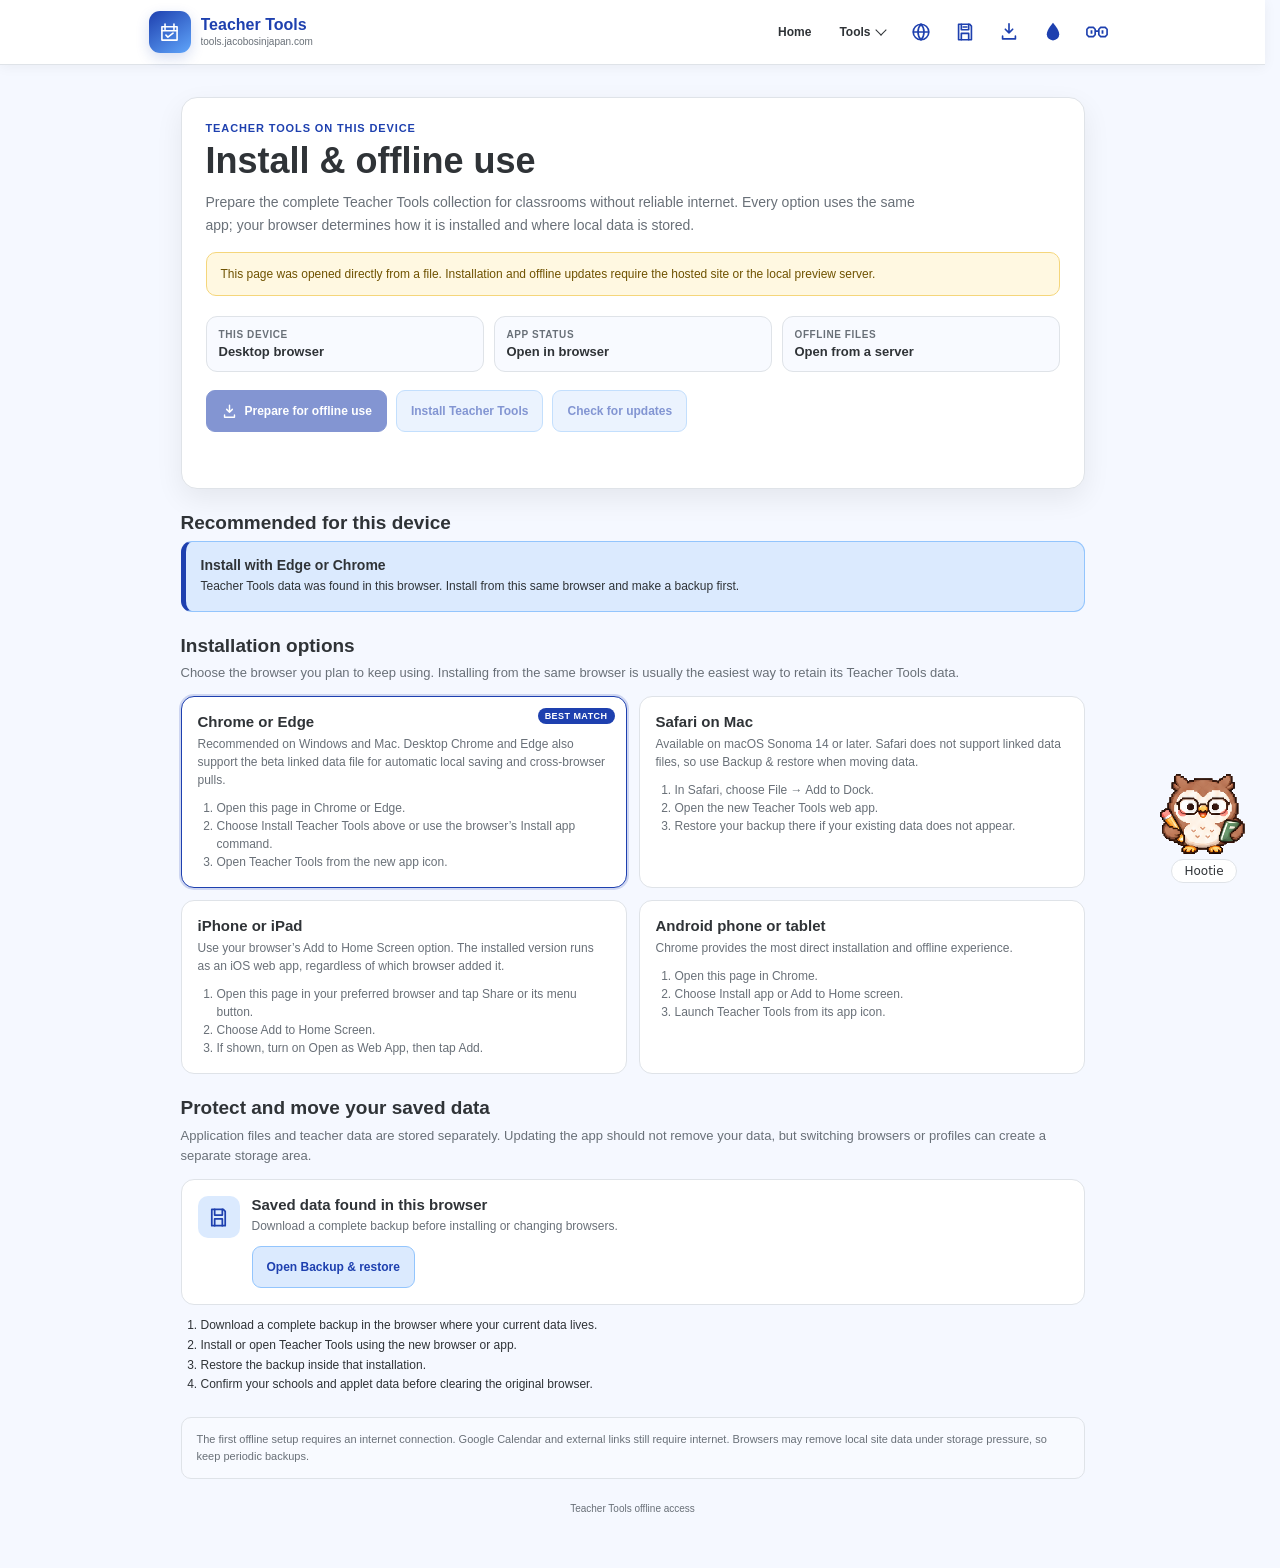
<file: offline/index.html>
<!DOCTYPE html>
<!-- Teacher Tools Install & Offline Use -->
<html lang="en">
<head>
    <meta charset="UTF-8">
    <meta name="viewport" content="width=device-width, initial-scale=1.0">
    <meta name="color-scheme" content="light dark">
    <meta name="description" content="Install Teacher Tools, prepare it for offline use, and safely move locally saved teaching data.">
    <meta name="theme-color" content="#1e40af">
    <title>Install & Offline Use · Teacher Tools</title>
    <link rel="manifest" href="/offline.webmanifest">
    <link rel="apple-touch-icon" href="/assets/pwa/teacher-tools-icon-192.png">
    <!-- TEACHER-TOOLS:FAVICON:START -->
    <link rel="icon" type="image/svg+xml" href="data:image/svg+xml,%3Csvg%20xmlns%3D%22http%3A%2F%2Fwww.w3.org%2F2000%2Fsvg%22%20viewBox%3D%220%200%2032%2032%22%3E%3Crect%20width%3D%2232%22%20height%3D%2232%22%20rx%3D%227%22%20fill%3D%22%232563eb%22%2F%3E%3Cg%20fill%3D%22none%22%20stroke%3D%22%23fff%22%20stroke-width%3D%222%22%20stroke-linecap%3D%22round%22%20stroke-linejoin%3D%22round%22%3E%3Cstyle%3E.fill%7Bfill%3A%23bfdbfe%3Bstroke%3A%23fff%7D%3C%2Fstyle%3E%3Cpath%20d%3D%22M7%209h18v16H7zM11%205v7M21%205v7M7%2014h18m-13%206%202.3%202.3%205.8-5.2%22%2F%3E%3C%2Fg%3E%3C%2Fsvg%3E">
<!-- TEACHER-TOOLS:FAVICON:END -->
    <!-- TEACHER-TOOLS:THEME-BOOTSTRAP:START -->
    <script>
        (() => {
            const key = "teacherTools.sitePreferences.v1";
            const languageKey = "teacherTools.siteLanguage.v1";
            const themes = ["ocean-blue", "color-pop", "pretty-in-pink", "true-dark", "custom"];
            const themeColors = { "ocean-blue": "#1e40af", "color-pop": "#8b5cf6", "pretty-in-pink": "#db2777", "true-dark": "#15191e" };
            let browserThemeColor = themeColors["ocean-blue"];

            try {
                const saved = JSON.parse(localStorage.getItem(key));
                const theme = saved && themes.includes(saved.theme) ? saved.theme : "ocean-blue";
                browserThemeColor = themeColors[theme] || browserThemeColor;
                if (theme !== "ocean-blue") document.documentElement.setAttribute("data-theme", theme);
                if (theme === "custom") {
                    const valid = value => /^#[0-9a-f]{6}$/i.test(value || "");
                    const colors = {
                        primary: valid(saved.customColors?.primary) ? saved.customColors.primary.toLowerCase() : "#2563eb",
                        secondary: valid(saved.customColors?.secondary) ? saved.customColors.secondary.toLowerCase() : "#7c3aed",
                        background: valid(saved.customColors?.background) ? saved.customColors.background.toLowerCase() : "#f5f8ff"
                    };
                    browserThemeColor = colors.primary;
                    const rgb = hex => [1, 3, 5].map(index => parseInt(hex.slice(index, index + 2), 16));
                    const hex = values => `#${values.map(value => Math.round(value).toString(16).padStart(2, "0")).join("")}`;
                    const mix = (a, b, amount) => hex(rgb(a).map((value, index) => value + (rgb(b)[index] - value) * amount));
                    const lum = value => { const channels = rgb(value).map(item => { const part = item / 255; return part <= .04045 ? part / 12.92 : ((part + .055) / 1.055) ** 2.4; }); return .2126 * channels[0] + .7152 * channels[1] + .0722 * channels[2]; };
                    const contrastText = value => 1.05 / (lum(value) + .05) >= (lum(value) + .05) / .05 ? "#ffffff" : "#111827";
                    const dark = lum(colors.background) < .3, surface = mix(colors.background, "#ffffff", dark ? .075 : .88), panel = mix(colors.background, surface, dark ? .42 : .68), text = dark ? "#f3f6fa" : "#24282d";
                    const tokens = { "--accent": colors.primary, "--accent-secondary": colors.secondary, "--accent-soft": mix(colors.primary, surface, dark ? .78 : .84), "--accent-border": mix(colors.primary, surface, dark ? .52 : .58), "--focus-ring": `${colors.primary}3d`, "--accent-contrast": contrastText(colors.primary), "--text": text, "--muted": mix(text, surface, dark ? .48 : .42), "--line": mix(text, surface, dark ? .79 : .86), "--bg": colors.background, "--surface": surface, "--panel": panel, "--danger": dark ? "#ff7676" : "#d93025", "--warning-bg": dark ? mix("#332b12", surface, .12) : "#fff8e1", "--warning-border": dark ? "#8a7125" : "#f5d67b", "--warning-text": dark ? "#ffe08a" : "#6f5200", "--tooltip-text": contrastText(colors.primary), "--custom-color-scheme": dark ? "dark" : "light" };
                    Object.entries(tokens).forEach(([name, value]) => document.documentElement.style.setProperty(name, value));
                }
            } catch (error) {
                // Ocean Blue remains the safe default when storage is unavailable.
            }

            let themeColorMeta = document.querySelector('meta[name="theme-color"]');
            if (!themeColorMeta) {
                themeColorMeta = document.createElement("meta");
                themeColorMeta.name = "theme-color";
                document.head.appendChild(themeColorMeta);
            }
            themeColorMeta.content = browserThemeColor;

            try {
                const saved = JSON.parse(localStorage.getItem(languageKey));
                document.documentElement.lang = saved && ["en", "ja"].includes(saved.language)
                    ? saved.language
                    : "en";
            } catch (error) {
                document.documentElement.lang = "en";
            }
        })();
    </script>
<!-- TEACHER-TOOLS:THEME-BOOTSTRAP:END -->
    <style>
        /* TEACHER-TOOLS:SHARED-STYLES:START */
        /*
         * Teacher Tools canonical theme tokens.
         * This file is embedded into registered Workbench pages by the shared UI sync.
         * Published applets remain self-contained and never load this file at runtime.
         */

        :root {
            color-scheme: light;
            --accent: #1e40af;
            --accent-secondary: #60a5fa;
            --accent-soft: #dbeafe;
            --accent-border: #93c5fd;
            --focus-ring: rgba(30, 64, 175, 0.18);
            --text: #2f3337;
            --muted: #697078;
            --line: #dfe3e8;
            --bg: #f5f8ff;
            --surface: #ffffff;
            --panel: #f8faff;
            --danger: #d93025;
            --warning-bg: #fff8e1;
            --warning-border: #f5d67b;
            --warning-text: #6f5200;
            --tooltip-text: #ffffff;
        }

        html[data-theme="color-pop"] {
            --accent: #8b5cf6;
            --accent-secondary: #fbbf24;
            --accent-soft: #e9d5ff;
            --accent-border: #c4b5fd;
            --focus-ring: rgba(139, 92, 246, 0.18);
            --bg: #faf8ff;
            --panel: #fcfaff;
        }

        html[data-theme="pretty-in-pink"] {
            --accent: #db2777;
            --accent-secondary: #dd79a5;
            --accent-soft: #fce7f3;
            --accent-border: #f9a8d4;
            --focus-ring: rgba(219, 39, 119, 0.18);
            --bg: #fff8fb;
            --panel: #fffafd;
        }

        html[data-theme="true-dark"] {
            color-scheme: dark;
            --accent: #8ab4f8;
            --accent-secondary: #c4a7ff;
            --accent-soft: #18263c;
            --accent-border: #35557e;
            --focus-ring: rgba(138, 180, 248, 0.24);
            --text: #eef2f7;
            --muted: #a9b1bc;
            --line: #30363d;
            --bg: #000000;
            --surface: #0d0f12;
            --panel: #15191e;
            --danger: #ff7676;
            --warning-bg: #332b12;
            --warning-border: #8a7125;
            --warning-text: #ffe08a;
            --tooltip-text: #07101d;
        }

        html[data-theme="custom"] { color-scheme: var(--custom-color-scheme, light); }

        /* Global Teacher Tools page foundation */
        * { box-sizing: border-box; }

        html,
        body {
            min-height: 100%;
            margin: 0;
        }

        html { scrollbar-gutter: stable; }

        body {
            background: var(--bg);
            color: var(--text);
            font-family: -apple-system, BlinkMacSystemFont, "Segoe UI", Roboto, sans-serif;
            transition: background-color 180ms ease, color 180ms ease;
        }

        body.modal-open { overflow: hidden; }

        button,
        input,
        select,
        textarea { font: inherit; }

        button { -webkit-tap-highlight-color: transparent; }

        a:focus-visible,
        button:focus-visible,
        input:focus-visible,
        select:focus-visible,
        textarea:focus-visible,
        [tabindex]:focus-visible {
            outline: 2px solid var(--accent);
            outline-offset: 2px;
        }

        /* Shared Teacher Tools header */
        .site-header {
            position: sticky;
            top: 0;
            z-index: 100;
            background: var(--surface);
            border-bottom: 1px solid var(--line);
            box-shadow: 0 2px 12px rgba(0, 0, 0, 0.05);
        }
         .site-header-inner {
            position: relative;
            width: min(1000px, 100%);
            min-height: 64px;
            margin: 0 auto;
            padding: 9px 16px;
            display: flex;
            align-items: center;
            justify-content: space-between;
            gap: 18px;
        }
         .site-brand {
            min-width: 0;
            display: inline-flex;
            align-items: center;
            gap: 10px;
            color: inherit;
            text-decoration: none;
        }
         .site-brand-mark {
            width: 42px;
            height: 42px;
            flex: 0 0 42px;
            display: grid;
            place-items: center;
            color: #ffffff;
            background: linear-gradient(145deg, var(--accent), var(--accent-secondary));
            border-radius: 11px;
            box-shadow: 0 5px 14px var(--focus-ring);
        }
         html[data-theme="true-dark"] .site-brand-mark,
        html[data-theme="true-dark"] .button-primary { color: #07101d; }
         .site-brand-mark svg {
            width: 25px;
            height: 25px;
            fill: none;
            stroke: currentColor;
            stroke-width: 1.8;
            stroke-linecap: round;
            stroke-linejoin: round;
        }
         .site-brand-copy { min-width: 0; display: grid; gap: 1px; }
         .site-brand-title {
            overflow: hidden;
            color: var(--accent);
            font-size: 16px;
            font-weight: 750;
            line-height: 1.15;
            text-overflow: ellipsis;
            white-space: nowrap;
        }
         .site-brand-domain {
            overflow: hidden;
            color: var(--muted);
            font-size: 10px;
            line-height: 1.2;
            text-overflow: ellipsis;
            white-space: nowrap;
        }
         .site-nav,
        .site-header-actions { display: flex; align-items: center; gap: 4px; }
         .site-nav-link,
        .site-menu-toggle,
        .site-mobile-toggle {
            min-height: 40px;
            display: inline-flex;
            align-items: center;
            justify-content: center;
            gap: 6px;
            padding: 8px 11px;
            color: var(--text);
            background: transparent;
            border: 1px solid transparent;
            border-radius: 8px;
            font-size: 12px;
            font-weight: 650;
            line-height: 1;
            text-decoration: none;
            cursor: pointer;
        }
         .site-nav-link:hover,
        .site-menu-toggle:hover,
        .site-menu-toggle[aria-expanded="true"],
        .site-mobile-toggle:hover,
        .site-mobile-toggle[aria-expanded="true"] {
            color: var(--accent);
            background: var(--accent-soft);
            border-color: var(--accent-border);
        }
         .site-language-button,
         .site-data-button,
        .site-install-button,
        .site-settings-button {
            width: 40px;
            height: 40px;
            flex: 0 0 40px;
            display: inline-flex;
            align-items: center;
            justify-content: center;
            padding: 0;
            color: var(--accent);
            background: transparent;
            border: 1px solid transparent;
            border-radius: 50%;
            text-decoration: none;
            cursor: pointer;
            transition: color 180ms ease;
        }
         .site-language-button:hover,
        .site-language-button[aria-expanded="true"],
        .site-data-button:hover,
        .site-data-button[aria-expanded="true"],
        .site-install-button:hover,
        .site-settings-button:hover,
        .site-settings-button[aria-expanded="true"] { color: var(--accent-secondary); }
        .site-language-button svg,
        .site-data-button svg,
        .site-install-button svg {
            width: 22px;
            height: 22px;
            fill: none;
            stroke: currentColor;
            stroke-width: 1.8;
            stroke-linecap: round;
            stroke-linejoin: round;
        }

        .site-hootie-button.is-loading {
            visibility: hidden;
            pointer-events: none;
        }
         .site-settings-button svg {
            width: 24px;
            height: 24px;
            fill: currentColor;
        }
         .settings-icon {
            width: 20px;
            height: 20px;
            fill: currentColor;
            transform-origin: center;
            transition: transform 260ms ease;
        }
         .icon-button:hover .settings-icon,
        .icon-button:focus-visible .settings-icon { transform: rotate(45deg); }
         .site-menu-chevron {
            width: 8px;
            height: 8px;
            border-right: 1.5px solid currentColor;
            border-bottom: 1.5px solid currentColor;
            transform: translateY(-2px) rotate(45deg);
            transition: transform 180ms ease;
        }
         .site-menu-toggle[aria-expanded="true"] .site-menu-chevron {
            transform: translateY(2px) rotate(225deg);
        }
         .site-mobile-toggle { width: 42px; height: 40px; padding: 0; display: none; line-height: 0; }
         .site-mobile-toggle svg {
            width: 22px;
            height: 22px;
            display: block;
            fill: none;
            stroke: currentColor;
            stroke-width: 2;
            stroke-linecap: round;
        }
         .site-tools-menu,
         .site-language-panel,
        .site-data-panel,
        .site-theme-panel {
            position: absolute;
            right: 16px;
            z-index: 120;
            top: calc(100% - 5px);
            background: var(--surface);
            border: 1px solid var(--line);
            border-radius: 11px;
            box-shadow: 0 16px 38px rgba(0, 0, 0, 0.18);
        }
         .site-tools-menu { width: min(300px, calc(100vw - 32px)); padding: 7px; }
        .site-data-panel { z-index: 121; box-sizing: border-box; width: min(420px, calc(100vw - 32px)); max-width: calc(100vw - 32px); max-height: min(720px, calc(100vh - 92px)); overflow-x: hidden; overflow-y: auto; padding: 13px; }
        .site-language-panel { z-index: 121; width: min(340px, calc(100vw - 32px)); padding: 13px; }
        .site-theme-panel { z-index: 121; width: min(340px, calc(100vw - 32px)); padding: 13px; }
        .site-tools-menu[hidden], .site-language-panel[hidden], .site-data-panel[hidden], .site-theme-panel[hidden] { display: none; }
         .site-menu-label {
            padding: 6px 9px 5px;
            color: var(--muted);
            font-size: 9px;
            font-weight: 750;
            letter-spacing: 0.08em;
            text-transform: uppercase;
        }
         .site-menu-item {
            width: 100%;
            display: grid;
            grid-template-columns: 30px minmax(0, 1fr) auto;
            align-items: center;
            gap: 9px;
            padding: 8px 9px;
            color: var(--text);
            background: transparent;
            border: 0;
            border-radius: 8px;
            text-align: left;
            text-decoration: none;
        }
         a.site-menu-item:hover,
        .site-menu-item[aria-current="page"] { background: var(--accent-soft); }
        .site-menu-item[aria-disabled="true"] { opacity: 0.72; cursor: default; }
        .site-menu-home { display: none; }
         .site-menu-icon {
            width: 30px;
            height: 30px;
            display: grid;
            place-items: center;
            color: var(--accent);
            background: var(--accent-soft);
            border-radius: 7px;
            font-size: 14px;
        }
         .site-menu-icon svg {
            width: 20px;
            height: 20px;
            display: block;
            fill: none;
            stroke: currentColor;
            stroke-width: 1.7;
            stroke-linecap: round;
            stroke-linejoin: round;
        }
         .site-menu-icon .icon-fill {
            fill: currentColor;
            stroke: none;
        }
         .site-menu-name { display: block; font-size: 12px; font-weight: 700; }
         .site-menu-description {
            display: block;
            margin-top: 1px;
            color: var(--muted);
            font-size: 9.5px;
            font-weight: 500;
            line-height: 1.3;
        }
         .site-menu-status { color: var(--muted); font-size: 8.5px; font-weight: 700; }
         .site-language-header,
        .site-data-header,
        .site-theme-header {
            display: flex;
            align-items: center;
            justify-content: space-between;
            gap: 12px;
            margin-bottom: 3px;
        }
         .site-language-title,
        .site-data-title,
        .site-theme-title { margin: 0; font-size: 14px; }
         .site-language-close,
        .site-data-close,
        .site-theme-close,
        .close-button {
            width: 34px;
            height: 34px;
            display: inline-flex;
            align-items: center;
            justify-content: center;
            padding: 0;
            color: var(--muted);
            background: transparent;
            border: 0;
            border-radius: 7px;
            font-size: 22px;
            line-height: 1;
            cursor: pointer;
        }
         .site-language-close:hover,
        .site-data-close:hover,
        .site-theme-close:hover,
        .close-button:hover { color: var(--text); background: var(--panel); }
         .site-language-help,
        .site-data-help,
        .site-theme-help {
            margin: 0 0 11px;
            color: var(--muted);
            font-size: 10.5px;
            line-height: 1.45;
        }
        .site-language-label {
            display: block;
            margin: 0 0 5px;
            color: var(--text);
            font-size: 10.5px;
            font-weight: 700;
        }
        .site-language-select {
            width: 100%;
            min-height: 40px;
            padding: 8px 34px 8px 10px;
            color: var(--text);
            background: var(--surface);
            border: 1px solid var(--line);
            border-radius: 8px;
            font-size: 12px;
        }
        .site-language-select:hover { border-color: var(--accent-border); }
        .site-language-note {
            margin: 9px 0 0;
            color: var(--muted);
            font-size: 9.5px;
            line-height: 1.45;
        }
        .site-data-tabs {
            display: grid;
            grid-template-columns: repeat(3, minmax(0, 1fr));
            gap: 4px;
            margin: 8px 0 13px;
            padding: 4px;
            background: var(--panel);
            border: 1px solid var(--line);
            border-radius: 10px;
        }
        .site-data-tab {
            min-width: 0;
            min-height: 34px;
            padding: 6px 5px;
            color: var(--muted);
            background: transparent;
            border: 1px solid transparent;
            border-radius: 7px;
            font-size: 9.5px;
            font-weight: 750;
            cursor: pointer;
        }
        .site-data-tab:hover { color: var(--text); }
        .site-data-tab[aria-selected="true"] {
            color: var(--accent);
            background: var(--surface);
            border-color: var(--accent-border);
            box-shadow: 0 1px 3px rgba(0, 0, 0, .06);
        }
        .site-data-tab:focus-visible {
            outline: 2px solid var(--accent);
            outline-offset: 1px;
        }
        .site-data-tab-panel[hidden] { display: none; }
        .site-data-tab-panel > .site-data-help:first-child { margin-top: 0; }
         .site-data-summary {
            display: grid;
            gap: 5px;
            margin: 0 0 11px;
            padding: 0;
            list-style: none;
        }
        .site-data-summary-item {
            display: flex;
            align-items: center;
            justify-content: space-between;
            gap: 10px;
            min-height: 30px;
            padding: 6px 8px;
            background: var(--panel);
            border: 1px solid var(--line);
            border-radius: 7px;
            font-size: 10.5px;
        }
        .site-data-summary-selection {
            min-width: 0;
            display: inline-flex;
            align-items: center;
            gap: 8px;
            cursor: pointer;
        }
        .site-data-checkbox {
            width: 16px;
            height: 16px;
            flex: 0 0 auto;
            margin: 0;
            accent-color: var(--accent);
            cursor: pointer;
        }
        .site-data-checkbox:disabled { cursor: default; opacity: 0.55; }
         .site-data-summary-state {
            flex: 0 0 auto;
            color: var(--muted);
            font-size: 8.5px;
            font-weight: 750;
            letter-spacing: 0.03em;
            text-transform: uppercase;
        }
         .site-data-summary-state.saved { color: var(--accent); }
         .site-data-summary-state.invalid { color: var(--danger); }
         .site-data-actions {
            display: grid;
            grid-template-columns: repeat(2, minmax(0, 1fr));
            gap: 8px;
        }
         .site-data-action {
            min-height: 38px;
            padding: 8px 10px;
            color: var(--text);
            background: var(--surface);
            border: 1px solid var(--line);
            border-radius: 8px;
            font-size: 10.5px;
            font-weight: 700;
            cursor: pointer;
        }
        .site-data-action:hover { color: var(--accent); border-color: var(--accent-border); }
        .site-data-action:disabled,
        .site-data-action:disabled:hover {
            color: var(--muted);
            background: var(--panel);
            border-color: var(--line);
            filter: none;
            cursor: not-allowed;
        }
         .site-data-action-primary {
            color: #ffffff;
            background: var(--accent);
            border-color: var(--accent);
        }
         .site-data-action-primary:hover { color: #ffffff; filter: brightness(0.96); }
         html[data-theme="true-dark"] .site-data-action-primary,
        html[data-theme="true-dark"] .site-data-action-primary:hover { color: #07101d; }
         .site-data-file {
            position: absolute;
            width: 1px;
            height: 1px;
            overflow: hidden;
            clip: rect(0 0 0 0);
            white-space: nowrap;
        }
         .site-data-note {
            margin: 10px 0 0;
            color: var(--muted);
            font-size: 9.5px;
            line-height: 1.45;
        }
         .site-data-status {
            min-height: 15px;
            margin: 7px 0 0;
            color: var(--muted);
            font-size: 9.5px;
            font-weight: 650;
            line-height: 1.4;
        }
         .site-data-status.error { color: var(--danger); }
        .site-linked-data-heading {
            display: flex;
            align-items: center;
            gap: 7px;
        }
        .site-linked-data-heading h3 { margin: 0; font-size: 11.5px; }
        .site-beta-badge {
            padding: 2px 5px;
            color: var(--accent);
            background: var(--accent-soft);
            border: 1px solid var(--accent-border);
            border-radius: 999px;
            font-size: 7.5px;
            font-weight: 800;
            letter-spacing: .08em;
        }
        .site-linked-data-file {
            margin: 8px 0;
            padding: 7px 8px;
            overflow-wrap: anywhere;
            color: var(--text);
            background: var(--panel);
            border: 1px solid var(--line);
            border-radius: 7px;
            font-size: 9.5px;
            font-weight: 700;
        }
        .site-linked-data-last-saved {
            margin: -2px 1px 8px;
            color: var(--muted);
            font-size: 9px;
            font-weight: 650;
        }
        .site-linked-data-permission {
            margin: -1px 0 8px;
            padding: 7px 8px;
            color: var(--text);
            background: var(--accent-soft);
            border-left: 3px solid var(--accent);
            border-radius: 5px;
            font-size: 9.5px;
            line-height: 1.45;
        }
        .site-linked-data-actions {
            display: grid;
            grid-template-columns: repeat(2, minmax(0, 1fr));
            gap: 7px;
        }
        .site-linked-data-actions > * { min-width: 0; }
        .site-linked-data-disconnect { grid-column: 1 / -1; }
        .site-google-sync-state {
            display: grid;
            gap: 3px;
            margin: 10px 0;
            padding: 10px;
            color: var(--muted);
            background: var(--panel);
            border: 1px solid var(--line);
            border-radius: 8px;
            font-size: 9.5px;
            line-height: 1.4;
        }
        .site-google-sync-state strong { color: var(--text); font-size: 10.5px; }
        .site-google-sync-connect { width: 100%; }
         .site-theme-options {
            display: grid;
            grid-template-columns: repeat(2, minmax(0, 1fr));
            gap: 8px;
        }
         .site-theme-option {
            --theme-primary: #1e40af;
            --theme-secondary: #60a5fa;
            --theme-light: #dbeafe;
            position: relative;
            display: grid;
            gap: 6px;
            padding: 7px;
            border: 1px solid var(--line);
            border-radius: 8px;
            cursor: pointer;
        }
         .site-theme-option:hover,
        .site-theme-option.selected { border-color: var(--theme-primary); }
         .site-theme-option.selected {
            box-shadow: 0 0 0 2px color-mix(in srgb, var(--theme-primary) 18%, transparent);
        }
         .site-theme-option input { position: absolute; opacity: 0; pointer-events: none; }
        .site-theme-option:focus-within { outline: 2px solid var(--theme-primary); outline-offset: 2px; }
         .site-theme-preview {
            height: 25px;
            display: flex;
            overflow: hidden;
            border: 1px solid color-mix(in srgb, var(--theme-primary) 25%, transparent);
            border-radius: 5px;
        }
         .site-theme-preview span:nth-child(1) { flex: 1.35; background: var(--theme-primary); }
        .site-theme-preview span:nth-child(2) { flex: 0.8; background: var(--theme-secondary); }
        .site-theme-preview span:nth-child(3) { flex: 1; background: var(--theme-light); }
         .site-theme-name {
            overflow: hidden;
            color: var(--text);
            font-size: 9.5px;
            font-weight: 700;
            text-align: center;
            text-overflow: ellipsis;
            white-space: nowrap;
        }
         .site-theme-option[data-theme-option="color-pop"] {
            --theme-primary: #8b5cf6; --theme-secondary: #fbbf24; --theme-light: #e9d5ff;
        }
         .site-theme-option[data-theme-option="pretty-in-pink"] {
            --theme-primary: #db2777; --theme-secondary: #dd79a5; --theme-light: #fce7f3;
        }
        .site-theme-option[data-theme-option="true-dark"] {
            --theme-primary: #8ab4f8; --theme-secondary: #c4a7ff; --theme-light: #0d0f12;
        }
        .site-theme-option[data-theme-option="custom"] {
            --theme-primary: var(--custom-preview-primary, #2563eb);
            --theme-secondary: var(--custom-preview-secondary, #7c3aed);
            --theme-light: var(--custom-preview-background, #f5f8ff);
        }
        .site-custom-theme-controls {
            margin-top: 10px;
            padding-top: 10px;
            border-top: 1px solid var(--line);
        }
        .site-custom-theme-controls[hidden] { display: none; }
        .site-custom-theme-pickers { display: grid; grid-template-columns: repeat(3, minmax(0, 1fr)); gap: 7px; }
        .site-custom-theme-pickers label { display: grid; gap: 4px; color: var(--muted); font-size: 9.5px; font-weight: 700; text-align: center; }
        .site-custom-theme-pickers input[type="color"] { width: 100%; height: 34px; padding: 3px; background: var(--surface); border: 1px solid var(--line); border-radius: 7px; cursor: pointer; }
        .site-custom-theme-reset { width: 100%; min-height: 32px; margin-top: 8px; color: var(--accent); background: var(--surface); border: 1px solid var(--accent-border); border-radius: 7px; font: inherit; font-size: 9.5px; font-weight: 700; cursor: pointer; }
        .site-custom-theme-reset:hover { background: var(--accent-soft); }
        .site-custom-theme-note { margin: 7px 0 0; color: var(--muted); font-size: 9px; line-height: 1.4; }
        html[data-theme="custom"] .button-primary,
        html[data-theme="custom"] .primary { color: var(--accent-contrast) !important; }
        html[data-theme="custom"] .site-brand-mark { color: var(--accent-contrast); }

        /* Shared contextual help */
        .field-label-row,
        .section-heading-row,
        .mode-heading-row {
            display: flex;
            align-items: center;
            justify-content: space-between;
            gap: 8px;
        }

        .field-label-row {
            justify-content: flex-start;
            min-height: 15px;
        }

        .field-label-row > label,
        .field-label-row > .field-label { margin-block: 0; }

        .tooltip-trigger {
            width: 13px;
            height: 13px;
            flex: 0 0 13px;
            align-self: center;
            display: inline-grid;
            place-items: center;
            padding: 0;
            color: var(--accent);
            background: color-mix(in srgb, var(--accent-soft) 35%, var(--surface));
            border: 1px solid var(--accent-border);
            border-radius: 50%;
            font-family: Georgia, "Times New Roman", serif;
            font-size: 8.5px;
            font-weight: 750;
            line-height: 11px;
            cursor: help;
        }

        .tooltip-trigger:hover,
        .tooltip-trigger:focus-visible,
        .tooltip-trigger[aria-expanded="true"] {
            color: var(--accent-secondary);
            background: var(--accent-soft);
            border-color: var(--accent-secondary);
        }

        .teacher-tools-tooltip {
            --tooltip-arrow-left: 50%;
            --tooltip-background: var(--accent);
            --tooltip-border-color: var(--accent-border);
            --tooltip-foreground: var(--tooltip-text);
            position: fixed;
            z-index: 400;
            width: max-content;
            min-width: min(170px, calc(100vw - 24px));
            max-width: min(300px, calc(100vw - 24px));
            pointer-events: none;
        }

        .teacher-tools-tooltip[hidden] { display: none; }

        .teacher-tools-tooltip-content {
            max-height: calc(100dvh - 24px);
            overflow-y: auto;
            padding: 8px 10px;
            color: var(--tooltip-foreground);
            background: var(--tooltip-background);
            border: 1px solid var(--tooltip-border-color);
            border-radius: 8px;
            box-shadow: 0 8px 24px rgba(0, 0, 0, 0.22);
            font-size: 11px;
            font-weight: 500;
            line-height: 1.45;
            overflow-wrap: anywhere;
            white-space: normal;
        }

        .teacher-tools-tooltip::before {
            content: "";
            position: absolute;
            left: var(--tooltip-arrow-left);
            width: 9px;
            height: 9px;
            background: var(--tooltip-background);
            border: 1px solid var(--tooltip-border-color);
            transform: translateX(-50%) rotate(45deg);
        }

        .teacher-tools-tooltip[data-placement="below"]::before {
            top: -5px;
            border-right: 0;
            border-bottom: 0;
        }

        .teacher-tools-tooltip[data-placement="above"]::before {
            bottom: -5px;
            border-left: 0;
            border-top: 0;
        }

        .teacher-tools-tooltip.warning {
            --tooltip-background: var(--warning-text);
            --tooltip-border-color: var(--warning-border);
            --tooltip-foreground: var(--warning-bg);
        }

        /* Shared input and optional-mode patterns */
        .section-card,
        .mode-panel {
            padding: 15px;
            background: var(--panel);
            border: 1px solid var(--line);
            border-radius: 10px;
        }

        .section-card + .section-card,
        .section-card + .mode-panel,
        .mode-panel + .section-card { margin-top: 14px; }

        .section-heading {
            margin: 0;
            font-size: 14px;
            line-height: 1.3;
        }

        .section-copy {
            margin: 4px 0 12px;
            color: var(--muted);
            font-size: 11px;
            line-height: 1.45;
        }

        .control-grid {
            display: grid;
            grid-template-columns: repeat(2, minmax(0, 1fr));
            gap: 12px;
        }

        .field-full { grid-column: 1 / -1; }

        .checkbox-control,
        .mode-switch {
            display: inline-flex;
            align-items: center;
            gap: 8px;
            margin: 0;
            color: var(--text);
            font-size: 11.5px;
            font-weight: 650;
            cursor: pointer;
            user-select: none;
        }

        .mode-switch-group {
            flex: 0 0 auto;
            display: inline-flex;
            align-items: center;
            gap: 7px;
        }

        .checkbox-control input { accent-color: var(--accent); }

        .mode-panel {
            transition: background-color 180ms ease, border-color 180ms ease, box-shadow 180ms ease;
        }

        .mode-panel.active {
            color: var(--warning-text);
            background: var(--warning-bg);
            border-color: var(--warning-border);
            box-shadow: 0 0 0 1px color-mix(in srgb, var(--warning-border) 24%, transparent);
        }

        .mode-panel.active .section-copy,
        .mode-panel.active .helper-text { color: var(--warning-text); }

        .mode-panel.active .mode-switch,
        .mode-panel.active .field-label { color: var(--warning-text); }

        .mode-panel.active .tooltip-trigger {
            color: var(--warning-text);
            background: color-mix(in srgb, var(--warning-bg) 70%, var(--surface));
            border-color: var(--warning-border);
        }

        .mode-switch input {
            position: absolute;
            opacity: 0;
            pointer-events: none;
        }

        .mode-switch-track {
            position: relative;
            width: 42px;
            height: 23px;
            flex: 0 0 42px;
            background: color-mix(in srgb, var(--muted) 38%, var(--surface));
            border-radius: 999px;
            transition: background-color 180ms ease;
        }

        .mode-switch-track::after {
            content: "";
            position: absolute;
            top: 2px;
            left: 2px;
            width: 19px;
            height: 19px;
            background: var(--surface);
            border-radius: 50%;
            box-shadow: 0 1px 4px rgba(0, 0, 0, 0.25);
            transition: transform 180ms ease;
        }

        .mode-switch input:checked + .mode-switch-track { background: #e6a536; }
        .mode-switch input:checked + .mode-switch-track::after { transform: translateX(19px); }
        .mode-switch input:focus-visible + .mode-switch-track { outline: 2px solid var(--accent); outline-offset: 2px; }
        html[data-theme="true-dark"] .mode-switch-track::after { background: #f3f5f7; }

        .mode-details {
            margin-top: 13px;
            padding-top: 13px;
            border-top: 1px solid var(--warning-border);
        }

        .mode-details[hidden] { display: none; }

        .disclosure-button {
            min-height: 36px;
            display: inline-flex;
            align-items: center;
            gap: 6px;
            padding: 5px 0;
            color: var(--accent);
            background: transparent;
            border: 0;
            font-size: 11.5px;
            font-weight: 700;
            cursor: pointer;
        }

        .disclosure-indicator { transition: transform 180ms ease; }
        .disclosure-button[aria-expanded="true"] .disclosure-indicator { transform: rotate(45deg); }
        .disclosure-panel { margin-top: 9px; }
        .disclosure-panel[hidden] { display: none; }

        /* Canonical applet identity and Getting Started treatment. */
        body .app-shell .app-header .version-badge {
            flex: 0 0 auto;
            padding: 3px 7px;
            color: var(--accent);
            background: var(--accent-soft);
            border: 1px solid var(--accent-border);
            border-radius: 999px;
            font-size: 10px;
            font-weight: 750;
            line-height: 1.2;
            white-space: nowrap;
        }

        body .app-shell .app-header .help-button-mark {
            width: 21px;
            height: 21px;
            display: inline-grid;
            place-items: center;
            border: 1.8px solid currentColor;
            border-radius: 50%;
            font-size: 13px;
            font-weight: 800;
            line-height: 1;
        }

        body .app-shell .app-header .icon-button {
            width: 40px;
            height: 40px;
            flex: 0 0 40px;
            display: inline-flex;
            align-items: center;
            justify-content: center;
            padding: 0;
            color: var(--accent);
            background: transparent;
            border: 0;
            border-radius: 50%;
            cursor: pointer;
            transition: color 180ms ease;
        }

        body .app-shell .app-header .icon-button:hover,
        body .app-shell .app-header .icon-button:focus-visible {
            color: var(--accent-secondary);
            background: transparent;
            border-color: transparent;
        }

        #helpModal .tutorial-intro,
        #helpModal .help-intro,
        #helpModal .modal-intro,
        #tutorialModal .tutorial-intro {
            margin: 0 0 14px;
            color: var(--muted);
            font-size: 12px;
            line-height: 1.5;
        }

        #helpModal .tutorial-steps,
        #helpModal .help-steps,
        #helpModal .help-list,
        #tutorialModal .tutorial-steps {
            display: grid;
            gap: 10px;
            margin: 0;
            padding: 0;
            list-style: none;
        }

        #helpModal .tutorial-step,
        #helpModal .help-step,
        #helpModal .help-list > li,
        #tutorialModal .tutorial-step {
            display: grid;
            grid-template-columns: 30px minmax(0, 1fr);
            gap: 11px;
            align-items: start;
            padding: 12px;
            color: var(--text);
            background: var(--panel);
            border: 1px solid var(--line);
            border-radius: 9px;
        }

        #helpModal .tutorial-number,
        #helpModal .help-number,
        #tutorialModal .tutorial-number,
        #tutorialModal .tutorial-step-number {
            width: 30px;
            height: 30px;
            display: inline-grid;
            place-items: center;
            color: var(--accent);
            background: var(--accent-soft);
            border: 1px solid var(--accent-border);
            border-radius: 8px;
            font-size: 12px;
            font-weight: 800;
            line-height: 1;
        }

        #helpModal .tutorial-step h3,
        #helpModal .help-step h3,
        #helpModal .help-list h3,
        #tutorialModal .tutorial-step h3 {
            margin: 1px 0 3px;
            color: var(--text);
            font-size: 13px;
            font-weight: 750;
            line-height: 1.3;
        }

        #helpModal .tutorial-step p,
        #helpModal .help-step p,
        #helpModal .help-list p,
        #tutorialModal .tutorial-step p {
            margin: 0;
            color: var(--muted);
            font-size: 11px;
            line-height: 1.45;
        }

        #helpModal .notice,
        #helpModal .privacy-note,
        #tutorialModal .notice,
        #tutorialModal .privacy-note {
            margin: 12px 0 0;
            padding: 10px 12px;
            color: var(--warning-text);
            background: var(--warning-bg);
            border: 1px solid var(--warning-border);
            border-radius: 8px;
            font-size: 11px;
            line-height: 1.5;
        }

        #helpModal .tutorial-step .help-link,
        #tutorialModal .tutorial-step .tutorial-step-action {
            grid-column: 2;
            justify-self: start;
        }

        @media (max-width: 620px) {
            .site-header-inner { min-height: 58px; padding: 8px 10px; }
            .site-brand-mark { width: 38px; height: 38px; flex-basis: 38px; border-radius: 9px; }
            .site-brand-title { font-size: 14px; }
            .site-nav { display: none; }
            .site-mobile-toggle { display: inline-flex; }
            .site-header-actions { gap: 4px; }
            .site-language-button,
            .site-data-button,
            .site-install-button,
            .site-settings-button,
            .site-mobile-toggle { width: 36px; height: 36px; }
            .site-tools-menu,
            .site-language-panel,
            .site-data-panel,
            .site-theme-panel { top: calc(100% - 4px); right: 10px; width: calc(100vw - 20px); }
            .site-menu-home { display: grid; }
            .control-grid { grid-template-columns: 1fr; }
            .field-full { grid-column: auto; }
            .section-card,
            .mode-panel { padding: 13px; }
        }

        @media (max-width: 380px) {
            .site-brand-domain { display: none; }
            .site-header-inner { padding-inline: 7px; }
            .site-header-actions { gap: 2px; }
            .site-language-button,
            .site-data-button,
            .site-install-button,
            .site-settings-button,
            .site-mobile-toggle { width: 34px; height: 34px; }
        }
/* TEACHER-TOOLS:SHARED-STYLES:END */

        .offline-page { width: min(940px, 100%); margin: 0 auto; padding: 32px 18px 54px; }
        .offline-hero { padding: 24px; background: var(--surface); border: 1px solid var(--line); border-radius: 16px; box-shadow: 0 10px 28px rgba(0,0,0,.07); }
        .eyebrow { margin: 0 0 7px; color: var(--accent); font-size: 11px; font-weight: 800; letter-spacing: .08em; text-transform: uppercase; }
        .offline-title { margin: 0; color: var(--text); font-size: clamp(25px, 4vw, 36px); line-height: 1.1; }
        .offline-intro { max-width: 720px; margin: 10px 0 0; color: var(--muted); font-size: 14px; line-height: 1.65; }
        .protocol-warning { margin-top: 15px; padding: 12px 14px; color: var(--warning-text); background: var(--warning-bg); border: 1px solid var(--warning-border); border-radius: 10px; font-size: 12px; line-height: 1.55; }
        .protocol-warning[hidden] { display: none; }
        .status-grid { display: grid; grid-template-columns: repeat(3,minmax(0,1fr)); gap: 10px; margin-top: 20px; }
        .status-card { padding: 12px; background: var(--panel); border: 1px solid var(--line); border-radius: 11px; }
        .status-label { display: block; color: var(--muted); font-size: 10px; font-weight: 750; text-transform: uppercase; letter-spacing: .06em; }
        .status-value { display: block; margin-top: 4px; color: var(--text); font-size: 13px; font-weight: 750; }
        .status-value.good { color: var(--accent); }
        .hero-actions { display: flex; flex-wrap: wrap; gap: 9px; margin-top: 18px; }
        .action { min-height: 42px; display: inline-flex; align-items: center; justify-content: center; gap: 7px; padding: 9px 14px; border: 1px solid var(--accent-border); border-radius: 9px; color: var(--accent); background: var(--accent-soft); font-size: 12px; font-weight: 750; text-decoration: none; cursor: pointer; }
        .action.primary { color: var(--accent-contrast,#fff); background: var(--accent); border-color: var(--accent); }
        .action:hover { filter: brightness(.98); transform: translateY(-1px); }
        .action:disabled { opacity: .55; cursor: not-allowed; transform: none; }
        .action svg { width: 17px; height: 17px; fill: none; stroke: currentColor; stroke-width: 2; stroke-linecap: round; stroke-linejoin: round; }
        .live-status { min-height: 20px; margin: 12px 0 0; color: var(--muted); font-size: 12px; line-height: 1.5; }
        .live-status.error { color: var(--danger); }
        .cache-progress { margin-top: 12px; padding: 11px 12px; background: var(--panel); border: 1px solid var(--line); border-radius: 10px; }
        .cache-progress[hidden] { display: none; }
        .cache-progress-row { display: flex; align-items: center; justify-content: space-between; gap: 12px; margin-bottom: 7px; color: var(--muted); font-size: 11px; font-weight: 700; }
        .cache-progress progress { display: block; width: 100%; height: 10px; overflow: hidden; border: 0; border-radius: 999px; color: var(--accent); background: var(--line); accent-color: var(--accent); }
        .cache-progress progress::-webkit-progress-bar { background: var(--line); border-radius: 999px; }
        .cache-progress progress::-webkit-progress-value { background: var(--accent); border-radius: 999px; transition: width .18s ease; }
        .cache-progress progress::-moz-progress-bar { background: var(--accent); border-radius: 999px; }
        .section { margin-top: 22px; }
        .section-heading { margin: 0 0 5px; font-size: 19px; }
        .section-copy { margin: 0 0 13px; color: var(--muted); font-size: 13px; line-height: 1.55; }
        .recommendation { padding: 15px; border: 1px solid var(--accent-border); border-left: 5px solid var(--accent); border-radius: 11px; background: var(--accent-soft); }
        .recommendation strong { display: block; margin-bottom: 4px; font-size: 14px; }
        .recommendation p { margin: 0; color: var(--text); font-size: 12px; line-height: 1.55; }
        .option-grid { display: grid; grid-template-columns: repeat(2,minmax(0,1fr)); gap: 12px; margin-top: 12px; }
        .option-card { position: relative; padding: 16px; background: var(--surface); border: 1px solid var(--line); border-radius: 13px; }
        .option-card.recommended { border-color: var(--accent); box-shadow: 0 0 0 2px var(--focus-ring); }
        .best-badge { display: none; position: absolute; top: 11px; right: 11px; padding: 3px 7px; border-radius: 999px; color: var(--accent-contrast,#fff); background: var(--accent); font-size: 9px; font-weight: 800; letter-spacing: .05em; text-transform: uppercase; }
        .option-card.recommended .best-badge { display: inline-flex; }
        .option-card h3 { margin: 0 65px 5px 0; font-size: 15px; }
        .option-card p, .option-card li { color: var(--muted); font-size: 12px; line-height: 1.5; }
        .option-card p { margin: 0; }
        .option-card ol { margin: 10px 0 0; padding-left: 19px; }
        .option-note { margin-top: 9px !important; padding-top: 9px; border-top: 1px solid var(--line); }
        .data-panel { display: grid; grid-template-columns: auto 1fr; gap: 12px; align-items: start; padding: 16px; background: var(--surface); border: 1px solid var(--line); border-radius: 13px; }
        .data-icon { width: 42px; height: 42px; display: grid; place-items: center; color: var(--accent); background: var(--accent-soft); border-radius: 10px; }
        .data-icon svg { width: 23px; height: 23px; fill: none; stroke: currentColor; stroke-width: 1.8; stroke-linecap: round; stroke-linejoin: round; }
        .data-panel h3 { margin: 0 0 4px; font-size: 15px; }
        .data-panel p { margin: 0; color: var(--muted); font-size: 12px; line-height: 1.55; }
        .data-panel .action { margin-top: 10px; }
        .migration-list { margin: 11px 0 0; padding-left: 20px; color: var(--text); font-size: 12px; line-height: 1.65; }
        .privacy-note { margin-top: 22px; padding: 13px 15px; color: var(--muted); background: var(--panel); border: 1px solid var(--line); border-radius: 10px; font-size: 11px; line-height: 1.55; }
        .page-footer { margin-top: 24px; color: var(--muted); text-align: center; font-size: 10px; }
        @media (max-width: 700px) { .status-grid, .option-grid { grid-template-columns: 1fr; } }
        @media (max-width: 480px) { .offline-page { padding: 20px 10px 40px; } .offline-hero { padding: 17px; border-radius: 12px; } .hero-actions .action { width: 100%; } .data-panel { grid-template-columns: 1fr; } }
    </style>
</head>
<body>
    <!-- TEACHER-TOOLS:SITE-HEADER:START -->
    <header class="site-header" data-teacher-tools-header>
        <div class="site-header-inner">
            <a class="site-brand" href="/" aria-label="Teacher Tools home" data-i18n-aria-label="nav.homeAria">
                <span class="site-brand-mark" aria-hidden="true">
                    <svg viewBox="0 0 28 28">
                        <path d="M5.5 7.5h17v15h-17z" />
                        <path d="M9 4.5v6M19 4.5v6M5.5 12h17" />
                        <path d="m10 17 2.2 2.2L18 14.7" />
                    </svg>
                </span>
                <span class="site-brand-copy">
                    <span class="site-brand-title">Teacher Tools</span>
                    <span class="site-brand-domain">tools.jacobosinjapan.com</span>
                </span>
            </a>
             <div class="site-header-actions">
                <nav class="site-nav" aria-label="Main navigation" data-i18n-aria-label="nav.mainAria">
                    <a class="site-nav-link" href="/" data-i18n="nav.home">Home</a>
                    <button type="button" id="siteToolsMenuButton" class="site-menu-toggle" aria-expanded="false" aria-controls="siteToolsMenu">
                        <span data-i18n="nav.tools">Tools</span> <span class="site-menu-chevron" aria-hidden="true"></span>
                    </button>
                </nav>
                 <button type="button" id="siteLanguageButton" class="site-language-button" aria-label="Open language settings" aria-expanded="false" aria-controls="siteLanguagePanel" title="Language" data-i18n-aria-label="language.open" data-i18n-title="language.title">
                    <svg viewBox="0 0 24 24" aria-hidden="true">
                        <circle cx="12" cy="12" r="8.5" />
                        <path d="M3.8 12h16.4M12 3.5c2.2 2.3 3.3 5.1 3.3 8.5S14.2 18.2 12 20.5M12 3.5C9.8 5.8 8.7 8.6 8.7 12s1.1 6.2 3.3 8.5" />
                    </svg>
                </button>
                 <button type="button" id="siteDataButton" class="site-data-button" aria-label="Open Teacher Tools backup and restore" aria-expanded="false" aria-controls="siteDataPanel" title="Backup & restore" data-i18n-aria-label="backup.open" data-i18n-title="backup.title">
                    <svg viewBox="0 0 24 24" aria-hidden="true">
                        <path d="M5 3.5h12l2 2v15H5Z" />
                        <path d="M8 3.5v6h8v-6M8 20.5v-7h8v7M10 6.5h4" />
                    </svg>
                </button>
                 <a id="siteInstallButton" class="site-install-button" href="/offline/" aria-label="Install Teacher Tools or manage offline use" title="Install & offline use" data-i18n-aria-label="offline.open" data-i18n-title="offline.title">
                    <svg viewBox="0 0 24 24" aria-hidden="true">
                        <path d="M12 3v10M8 9l4 4 4-4" />
                        <path d="M5 16.5v3h14v-3" />
                    </svg>
                </a>
                 <button type="button" id="siteSettingsButton" class="site-settings-button" aria-label="Open site appearance settings" aria-expanded="false" aria-controls="siteThemePanel" title="Appearance" data-i18n-aria-label="appearance.open" data-i18n-title="appearance.title">
                    <svg viewBox="0 0 24 24" aria-hidden="true">
                        <path d="M12 2.8S5.8 9.6 5.8 14.2a6.2 6.2 0 0 0 12.4 0C18.2 9.6 12 2.8 12 2.8Z" />
                    </svg>
                </button>
                 <button type="button" id="siteHootieButton" class="site-data-button site-hootie-button is-loading" aria-label="Tuck Hootie away" aria-pressed="true" aria-hidden="true" title="Tuck Hootie away" tabindex="-1" disabled>
                    <svg viewBox="0 0 24 24" aria-hidden="true" focusable="false">
                        <path d="M3 7h5l2 2v6l-2 2H3l-2-2V9Zm13 0h5l2 2v6l-2 2h-5l-2-2V9ZM10 11h4" />
                        <path d="M5 10h2v4H5zm12 0h2v4h-2z" fill="currentColor" stroke="none" />
                    </svg>
                </button>
                 <button type="button" id="siteMobileMenuButton" class="site-mobile-toggle" aria-label="Open navigation" aria-expanded="false" aria-controls="siteToolsMenu" data-i18n-aria-label="nav.open">
                    <svg viewBox="0 0 24 24" aria-hidden="true">
                        <path d="M5 7h14M5 12h14M5 17h14" />
                    </svg>
                </button>
            </div>
             <nav id="siteToolsMenu" class="site-tools-menu" aria-label="Tools" data-i18n-aria-label="nav.tools" hidden>
                <a class="site-menu-item site-menu-home" href="/">
                    <span class="site-menu-icon" aria-hidden="true">⌂</span>
                    <span><span class="site-menu-name" data-i18n="nav.home">Home</span><span class="site-menu-description" data-i18n="nav.homeDescription">Teacher Tools overview and updates</span></span>
                    <span class="site-menu-status" data-i18n="nav.status.OPEN">OPEN</span>
                </a>
                 <div class="site-menu-label" data-i18n="nav.classPlanning">Class planning</div>
                <a class="site-menu-item" href="/calendar/">
                    <span class="site-menu-icon" aria-hidden="true">
                        <svg viewBox="0 0 28 28">
                            <path d="M5.5 7.5h17v15h-17zM9 4.5v6M19 4.5v6M5.5 12h17M11.2 12v10.5M16.8 12v10.5M5.5 17.25h17" />
                            <path class="icon-fill" d="M11.2 12h5.6v5.25h-5.6z" />
                        </svg>
                    </span>
                    <span><span class="site-menu-name" data-i18n="tool.calendar">Class Calendar</span><span class="site-menu-description" data-i18n="tool.calendarDescription">Plan classes with school bell times</span></span>
                    <span class="site-menu-status" data-i18n="nav.status.OPEN">OPEN</span>
                </a>
                 <a class="site-menu-item" href="/tracker/">
                    <span class="site-menu-icon" aria-hidden="true">
                        <svg viewBox="0 0 28 28">
                            <rect x="5.5" y="5.5" width="17" height="17" rx="3" />
                            <path d="m9.5 14 3 3 6-7" />
                        </svg>
                    </span>
                    <span><span class="site-menu-name" data-i18n="tool.tracker">Class Tracker</span><span class="site-menu-description" data-i18n="tool.trackerDescription">Track lesson and textbook progress</span></span>
                    <span class="site-menu-status" data-i18n="nav.status.OPEN">OPEN</span>
                </a>
                 <div class="site-menu-label" data-i18n="nav.classActivities">Class activities</div>
                 <a class="site-menu-item" href="/tricks/">
                    <span class="site-menu-icon" aria-hidden="true">
                        <svg viewBox="0 0 28 28">
                            <path d="M8 9.5h12l2 13H6Z" />
                            <path d="M10.5 9.5V7a3.5 3.5 0 0 1 7 0v2.5" />
                            <path class="icon-fill" d="m14 13 .8 1.8 2 .2-1.5 1.4.4 2-1.7-1-1.7 1 .4-2-1.5-1.4 2-.2Z" />
                        </svg>
                    </span>
                    <span><span class="site-menu-name" data-i18n="tool.tricks">Bag of Tricks</span><span class="site-menu-description" data-i18n="tool.tricksDescription">Flip, roll, and draw for classroom games</span></span>
                    <span class="site-menu-status" data-i18n="nav.status.OPEN">OPEN</span>
                </a>
                 <a class="site-menu-item" href="/timer/">
                    <span class="site-menu-icon" aria-hidden="true">
                        <svg viewBox="0 0 28 28">
                            <circle cx="14" cy="16" r="7.5" />
                            <path d="M11.5 5h5v2h-5zM14 7v1.5" />
                            <path d="m19.5 9 2-2M20.5 6l1.5 1.5" />
                            <path d="M14 12v4l3 1.8" />
                        </svg>
                    </span>
                    <span><span class="site-menu-name" data-i18n="tool.timer">Class Timer</span><span class="site-menu-description" data-i18n="tool.timerDescription">Time classroom activities and games</span></span>
                    <span class="site-menu-status" data-i18n="nav.status.OPEN">OPEN</span>
                </a>
                <a class="site-menu-item" href="/spinner/">
                    <span class="site-menu-icon" aria-hidden="true">
                        <svg viewBox="0 0 28 28">
                            <path class="icon-fill" d="M14 14V5a9 9 0 0 1 6.36 2.64ZM14 14h9a9 9 0 0 1-2.64 6.36ZM14 14v9a9 9 0 0 1-6.36-2.64ZM14 14H5a9 9 0 0 1 2.64-6.36Z" />
                            <circle cx="14" cy="14" r="9" />
                            <path d="M14 5v18M5 14h18M7.64 7.64l12.72 12.72M20.36 7.64 7.64 20.36" />
                        </svg>
                    </span>
                    <span><span class="site-menu-name" data-i18n="tool.spinner">Spinner Wheel</span><span class="site-menu-description" data-i18n="tool.spinnerDescription">Choose a random number or item</span></span>
                    <span class="site-menu-status" data-i18n="nav.status.OPEN">OPEN</span>
                </a>
                 <div class="site-menu-label" data-i18n="nav.googleHelpers">Google helpers</div>
                <a class="site-menu-item" href="/scheduler/">
                    <span class="site-menu-icon" aria-hidden="true">
                        <svg viewBox="0 0 28 28">
                            <path d="M5.5 7.5h17v15h-17z" />
                            <path d="M9 4.5v6M19 4.5v6M5.5 12h17" />
                            <path d="m10 17 2.2 2.2L18 14.7" />
                        </svg>
                    </span>
                    <span><span class="site-menu-name" data-i18n="tool.scheduler">Google Class Scheduler</span><span class="site-menu-description" data-i18n="tool.schedulerDescription">Create calendar events from bell times</span></span>
                    <span class="site-menu-status" data-i18n="nav.status.OPEN">OPEN</span>
                </a>

            </nav>
             <section id="siteDataPanel" class="site-data-panel" role="dialog" aria-labelledby="siteDataTitle" hidden>
                <div class="site-data-header">
                    <h2 id="siteDataTitle" class="site-data-title" data-i18n="backup.title">Backup & restore</h2>
                    <button type="button" id="siteDataCloseButton" class="site-data-close" aria-label="Close backup and restore" data-i18n-aria-label="backup.close">×</button>
                </div>
                <div class="site-data-tabs" role="tablist" aria-label="Backup and synchronization options" data-i18n-aria-label="backup.tabsAria">
                    <button type="button" id="siteDataExportTab" class="site-data-tab" role="tab" aria-selected="true" aria-controls="siteDataExportPanel" tabindex="0" data-site-data-tab="export" data-i18n="backup.tabExport">Export</button>
                    <button type="button" id="siteDataFileTab" class="site-data-tab" role="tab" aria-selected="false" aria-controls="siteDataFilePanel" tabindex="-1" data-site-data-tab="file" data-i18n="backup.tabFile">File sync</button>
                    <button type="button" id="siteDataGoogleTab" class="site-data-tab" role="tab" aria-selected="false" aria-controls="siteDataGooglePanel" tabindex="-1" data-site-data-tab="google" data-i18n="backup.tabGoogle">Google sync</button>
                </div>
                <section id="siteDataExportPanel" class="site-data-tab-panel" role="tabpanel" aria-labelledby="siteDataExportTab" data-site-data-panel="export">
                    <p class="site-data-help" data-i18n="backup.help">Choose which saved data to include in one local backup file. Nothing is uploaded.</p>
                    <ul id="siteDataSummary" class="site-data-summary" aria-label="Saved Teacher Tools data" data-i18n-aria-label="backup.summaryAria"></ul>
                    <div class="site-data-actions">
                        <button type="button" id="siteDataExportButton" class="site-data-action site-data-action-primary" data-i18n="backup.exportAll">Export all data</button>
                        <button type="button" id="siteDataImportButton" class="site-data-action" data-i18n="backup.import">Import backup</button>
                    </div>
                    <input type="file" id="siteDataImportFile" class="site-data-file" accept=".json,application/json">
                    <p class="site-data-note" data-i18n="backup.note">Importing replaces saved data for tools included in the file. Data for other tools remains unchanged. Older Scheduler and Spinner Wheel backup files are supported.</p>
                    <p id="siteDataStatus" class="site-data-status" role="status" aria-live="polite"></p>
                </section>
                <section id="siteDataFilePanel" class="site-data-tab-panel" role="tabpanel" aria-labelledby="siteDataFileTab" data-site-data-panel="file" hidden>
                    <div class="site-linked-data-heading">
                        <h3 id="siteLinkedDataTitle" data-i18n="linked.title">Linked data file</h3>
                        <span class="site-beta-badge" data-i18n="linked.beta">CHROME/EDGE BETA</span>
                    </div>
                    <p class="site-data-note" data-i18n="linked.help">Keep the browser's saved data connected to one JSON file. Available in desktop Chrome and Edge.</p>
                    <p id="siteLinkedDataFile" class="site-linked-data-file" data-i18n="linked.none">No file linked</p>
                    <p id="siteLinkedDataLastSaved" class="site-linked-data-last-saved" hidden></p>
                    <p id="siteLinkedDataPermissionHelp" class="site-linked-data-permission" data-i18n="linked.permissionHelp" hidden>Chrome may require one additional confirmation before automatic saving can begin.</p>
                    <div class="site-linked-data-actions">
                        <button type="button" id="siteLinkedDataCreate" class="site-data-action" data-i18n="linked.create">Create file</button>
                        <button type="button" id="siteLinkedDataLink" class="site-data-action" data-i18n="linked.link">Link existing</button>
                        <button type="button" id="siteLinkedDataLoad" class="site-data-action" data-i18n="linked.load" disabled>Pull synced data</button>
                        <button type="button" id="siteLinkedDataSave" class="site-data-action" data-i18n="linked.save" disabled>Save changes</button>
                        <button type="button" id="siteLinkedDataDisconnect" class="site-data-action site-linked-data-disconnect" data-i18n="linked.disconnect" disabled>Disconnect</button>
                    </div>
                    <p id="siteLinkedDataStatus" class="site-data-status" role="status" aria-live="polite"></p>
                </section>
                <section id="siteDataGooglePanel" class="site-data-tab-panel" role="tabpanel" aria-labelledby="siteDataGoogleTab" data-site-data-panel="google" hidden>
                    <div class="site-linked-data-heading">
                        <h3 data-i18n="googleSync.title">Google Drive sync</h3>
                        <span class="site-beta-badge" data-i18n="googleSync.planned">PLANNED</span>
                    </div>
                    <p class="site-data-note" data-i18n="googleSync.help">Keep the same Teacher Tools data available across desktop and mobile devices through an optional Google Drive connection.</p>
                    <div class="site-google-sync-state">
                        <strong data-i18n="googleSync.notConnected">Not connected</strong>
                        <span data-i18n="googleSync.localFirst">Teacher Tools will continue saving locally unless you choose to connect.</span>
                    </div>
                    <button type="button" class="site-data-action site-google-sync-connect" disabled data-i18n="googleSync.connect">Connect Google Drive</button>
                    <p class="site-data-note" data-i18n="googleSync.comingSoon">Google sync is not active yet. This space is ready for the upcoming beta.</p>
                </section>
            </section>
             <section id="siteLanguagePanel" class="site-language-panel" role="dialog" aria-labelledby="siteLanguageTitle" hidden>
                <div class="site-language-header">
                    <h2 id="siteLanguageTitle" class="site-language-title" data-i18n="language.title">Language</h2>
                    <button type="button" id="siteLanguageCloseButton" class="site-language-close" aria-label="Close language settings" data-i18n-aria-label="language.close">×</button>
                </div>
                <p class="site-language-help" data-i18n="language.help">Choose the language used for Teacher Tools interface text. Your own entries are never translated or changed.</p>
                <label class="site-language-label" for="siteLanguageChoice" data-i18n="language.label">Display language</label>
                <select id="siteLanguageChoice" class="site-language-select">
                    <option value="en">English</option>
                    <option value="ja">日本語</option>
                </select>
                <p class="site-language-note" data-i18n="language.progress">English and Japanese are available across all current Teacher Tools pages.</p>
            </section>
             <section id="siteThemePanel" class="site-theme-panel" role="dialog" aria-labelledby="siteThemeTitle" hidden>
                <div class="site-theme-header">
                    <h2 id="siteThemeTitle" class="site-theme-title" data-i18n="appearance.title">Appearance</h2>
                    <button type="button" id="siteThemeCloseButton" class="site-theme-close" aria-label="Close appearance settings" data-i18n-aria-label="appearance.close">×</button>
                </div>
                <p class="site-theme-help" data-i18n="appearance.help">This theme is shared by Home and every Teacher Tools applet in this browser.</p>
                 <div class="site-theme-options" role="radiogroup" aria-label="Site color theme" data-i18n-aria-label="appearance.groupAria">
                    <label class="site-theme-option" data-theme-option="ocean-blue">
                        <input type="radio" name="siteThemeChoice" value="ocean-blue">
                        <span class="site-theme-preview" aria-hidden="true"><span></span><span></span><span></span></span>
                        <span class="site-theme-name" data-i18n="theme.oceanBlue">Ocean Blue</span>
                    </label>
                    <label class="site-theme-option" data-theme-option="color-pop">
                        <input type="radio" name="siteThemeChoice" value="color-pop">
                        <span class="site-theme-preview" aria-hidden="true"><span></span><span></span><span></span></span>
                        <span class="site-theme-name" data-i18n="theme.colorPop">Color Pop</span>
                    </label>
                    <label class="site-theme-option" data-theme-option="pretty-in-pink">
                        <input type="radio" name="siteThemeChoice" value="pretty-in-pink">
                        <span class="site-theme-preview" aria-hidden="true"><span></span><span></span><span></span></span>
                        <span class="site-theme-name" data-i18n="theme.prettyInPink">Pretty in Pink</span>
                    </label>
                    <label class="site-theme-option" data-theme-option="true-dark">
                        <input type="radio" name="siteThemeChoice" value="true-dark">
                        <span class="site-theme-preview" aria-hidden="true"><span></span><span></span><span></span></span>
                        <span class="site-theme-name" data-i18n="theme.trueDark">True Dark</span>
                    </label>
                    <label class="site-theme-option" data-theme-option="custom">
                        <input type="radio" name="siteThemeChoice" value="custom">
                        <span class="site-theme-preview" aria-hidden="true"><span></span><span></span><span></span></span>
                        <span class="site-theme-name" data-i18n="theme.custom">Custom</span>
                    </label>
                </div>
                <div id="siteCustomThemeControls" class="site-custom-theme-controls" hidden>
                    <div class="site-custom-theme-pickers">
                        <label><span data-i18n="appearance.primary">Primary</span><input id="siteCustomPrimary" type="color" value="#2563eb"></label>
                        <label><span data-i18n="appearance.secondary">Secondary</span><input id="siteCustomSecondary" type="color" value="#7c3aed"></label>
                        <label><span data-i18n="appearance.background">Background</span><input id="siteCustomBackground" type="color" value="#f5f8ff"></label>
                    </div>
                    <button type="button" id="siteCustomThemeReset" class="site-custom-theme-reset" data-i18n="appearance.resetCustom">Reset custom colors</button>
                    <p class="site-custom-theme-note" data-i18n="appearance.customNote">Text, panels, and borders are adjusted automatically for readability.</p>
                </div>
            </section>
        </div>
    </header>
<!-- TEACHER-TOOLS:SITE-HEADER:END -->

    <main class="offline-page">
        <section class="offline-hero" aria-labelledby="offlineTitle">
            <p class="eyebrow" data-i18n="offlinePage.eyebrow">Teacher Tools on this device</p>
            <h1 id="offlineTitle" class="offline-title" data-i18n="offlinePage.title">Install & offline use</h1>
            <p class="offline-intro" data-i18n="offlinePage.intro">Prepare the complete Teacher Tools collection for classrooms without reliable internet. Every option uses the same app; your browser determines how it is installed and where local data is stored.</p>
            <p id="protocolWarning" class="protocol-warning" role="alert" hidden data-i18n="offlinePage.protocolWarning">This page was opened directly from a file. Installation and offline updates require the hosted site or the local preview server.</p>
            <div class="status-grid" aria-label="Offline readiness" data-i18n-aria-label="offlinePage.statusAria">
                <div class="status-card"><span class="status-label" data-i18n="offlinePage.environment">This device</span><span id="environmentValue" class="status-value">Checking…</span></div>
                <div class="status-card"><span class="status-label" data-i18n="offlinePage.installStatus">App status</span><span id="installValue" class="status-value">Checking…</span></div>
                <div class="status-card"><span class="status-label" data-i18n="offlinePage.offlineStatus">Offline files</span><span id="offlineValue" class="status-value">Checking…</span></div>
            </div>
            <div class="hero-actions">
                <button id="prepareButton" class="action primary" type="button"><svg viewBox="0 0 24 24" aria-hidden="true"><path d="M12 3v10M8 9l4 4 4-4M5 17v3h14v-3"/></svg><span data-i18n="offlinePage.prepare">Prepare for offline use</span></button>
                <button id="installButton" class="action" type="button"><span data-i18n="offlinePage.install">Install Teacher Tools</span></button>
                <button id="updateButton" class="action" type="button"><span data-i18n="offlinePage.update">Check for updates</span></button>
            </div>
            <div id="cacheProgressPanel" class="cache-progress" hidden>
                <div class="cache-progress-row"><span data-i18n="offlinePage.progressLabel">Preparing offline files</span><span id="cacheProgressValue">0%</span></div>
                <progress id="cacheProgressBar" max="100" value="0" aria-label="Offline preparation progress" data-i18n-aria-label="offlinePage.progressAria"></progress>
            </div>
            <p id="offlineMessage" class="live-status" role="status" aria-live="polite"></p>
        </section>

        <section class="section" aria-labelledby="recommendationTitle">
            <h2 id="recommendationTitle" class="section-heading" data-i18n="offlinePage.recommendationTitle">Recommended for this device</h2>
            <div class="recommendation"><strong id="recommendationName"></strong><p id="recommendationCopy"></p></div>
        </section>

        <section class="section" aria-labelledby="optionsTitle">
            <h2 id="optionsTitle" class="section-heading" data-i18n="offlinePage.optionsTitle">Installation options</h2>
            <p class="section-copy" data-i18n="offlinePage.optionsCopy">Choose the browser you plan to keep using. Installing from the same browser is usually the easiest way to retain its Teacher Tools data.</p>
            <div class="option-grid">
                <article class="option-card" data-option="chromium"><span class="best-badge" data-i18n="offlinePage.best">Best match</span><h3 data-i18n="offlinePage.chromeTitle">Chrome or Edge</h3><p data-i18n="offlinePage.chromeCopy">Recommended on Windows and Mac. Desktop Chrome and Edge also support the beta linked data file for automatic local saving and cross-browser pulls.</p><ol><li data-i18n="offlinePage.chromeStep1">Open this page in Chrome or Edge.</li><li data-i18n="offlinePage.chromeStep2">Choose Install Teacher Tools above or use the browser’s Install app command.</li><li data-i18n="offlinePage.chromeStep3">Open Teacher Tools from the new app icon.</li></ol></article>
                <article class="option-card" data-option="mac-safari"><span class="best-badge" data-i18n="offlinePage.best">Best match</span><h3 data-i18n="offlinePage.macTitle">Safari on Mac</h3><p data-i18n="offlinePage.macCopy">Available on macOS Sonoma 14 or later. Safari does not support linked data files, so use Backup & restore when moving data.</p><ol><li data-i18n="offlinePage.macStep1">In Safari, choose File → Add to Dock.</li><li data-i18n="offlinePage.macStep2">Open the new Teacher Tools web app.</li><li data-i18n="offlinePage.macStep3">Restore your backup there if your existing data does not appear.</li></ol></article>
                <article class="option-card" data-option="ios"><span class="best-badge" data-i18n="offlinePage.best">Best match</span><h3 data-i18n="offlinePage.iosTitle">iPhone or iPad</h3><p data-i18n="offlinePage.iosCopy">Use your browser’s Add to Home Screen option. The installed version runs as an iOS web app, regardless of which browser added it.</p><ol><li data-i18n="offlinePage.iosStep1">Open this page in your preferred browser and tap Share or its menu button.</li><li data-i18n="offlinePage.iosStep2">Choose Add to Home Screen.</li><li data-i18n="offlinePage.iosStep3">If shown, turn on Open as Web App, then tap Add.</li></ol></article>
                <article class="option-card" data-option="android"><span class="best-badge" data-i18n="offlinePage.best">Best match</span><h3 data-i18n="offlinePage.androidTitle">Android phone or tablet</h3><p data-i18n="offlinePage.androidCopy">Chrome provides the most direct installation and offline experience.</p><ol><li data-i18n="offlinePage.androidStep1">Open this page in Chrome.</li><li data-i18n="offlinePage.androidStep2">Choose Install app or Add to Home screen.</li><li data-i18n="offlinePage.androidStep3">Launch Teacher Tools from its app icon.</li></ol></article>
            </div>
        </section>

        <section class="section" aria-labelledby="dataTitle">
            <h2 id="dataTitle" class="section-heading" data-i18n="offlinePage.dataTitle">Protect and move your saved data</h2>
            <p class="section-copy" data-i18n="offlinePage.dataCopy">Application files and teacher data are stored separately. Updating the app should not remove your data, but switching browsers or profiles can create a separate storage area.</p>
            <div class="data-panel"><span class="data-icon" aria-hidden="true"><svg viewBox="0 0 24 24"><path d="M5 3.5h12l2 2v15H5Z"/><path d="M8 3.5v6h8v-6M8 20.5v-7h8v7"/></svg></span><div><h3 id="dataStateTitle">Checking this browser…</h3><p id="dataStateCopy"></p><button id="backupButton" class="action" type="button" data-i18n="offlinePage.backup">Open Backup & restore</button></div></div>
            <ol class="migration-list"><li data-i18n="offlinePage.move1">Download a complete backup in the browser where your current data lives.</li><li data-i18n="offlinePage.move2">Install or open Teacher Tools using the new browser or app.</li><li data-i18n="offlinePage.move3">Restore the backup inside that installation.</li><li data-i18n="offlinePage.move4">Confirm your schools and applet data before clearing the original browser.</li></ol>
        </section>
        <p class="privacy-note" data-i18n="offlinePage.note">The first offline setup requires an internet connection. Google Calendar and external links still require internet. Browsers may remove local site data under storage pressure, so keep periodic backups.</p>
        <footer class="page-footer" data-i18n="offlinePage.footer">Teacher Tools offline access</footer>
    </main>

    <!-- TEACHER-TOOLS:SHARED-BEHAVIOR:START -->
    <script>
        // Shared structural contract for Calendar persistence and central backup imports.
        window.TeacherToolsCalendarValidate = value => {
            const object = v => v && typeof v === "object" && !Array.isArray(v);
            const date = d => typeof d === "string" && /^\d{4}-\d{2}-\d{2}$/.test(d) &&
                !isNaN(Date.parse(d)) && new Date(d + "T12:00:00Z").toISOString().slice(0,10) === d;
            const time = t => typeof t === "string" && /^([01]\d|2[0-3]):[0-5]\d$/.test(t);
            const scheduleMode = mode => ["regular","irregular"].includes(mode) || (typeof mode === "string" && /^alternate:[^:\s]+(?::[^:\s]+)?$/.test(mode));
            if (!object(value) || value.version !== 1 || typeof value.timeZone !== "string" ||
                !Array.isArray(value.events) || !object(value.preferences)) return false;
            try { new Intl.DateTimeFormat("en", { timeZone: value.timeZone }); } catch { return false; }
            const p = value.preferences;
            if (!["month","week","agenda","custom"].includes(p.view) ||
                !Array.isArray(p.days) || !p.days.length || p.days.length > 7 ||
                new Set(p.days).size !== p.days.length || p.days.some(d => !Number.isInteger(d) || d < 0 || d > 6) ||
                !(p.ghostMode === "off" || scheduleMode(p.ghostMode)) || typeof p.working !== "boolean" ||
                !["school","category"].every(k => typeof p[k] === "string")) return false;
            if (p.classSelection !== undefined && (!Array.isArray(p.classSelection) ||
                p.classSelection.some(k => { try { const pair = JSON.parse(k); return !Array.isArray(pair) || pair.length !== 2 || pair.some(v => typeof v !== "string"); } catch { return true; } }) || new Set(p.classSelection).size !== p.classSelection.length)) return false;
            if (p.categorySelection !== undefined && (!Array.isArray(p.categorySelection) || p.categorySelection.some(c => !["Class","Lunch","Meeting","Other","Holiday"].includes(c)) || new Set(p.categorySelection).size !== p.categorySelection.length)) return false;
            if (p.settingsSchool !== undefined && typeof p.settingsSchool !== "string") return false;
            if (p.settingsTab !== undefined && !["schools","schedule","periods","calendar"].includes(p.settingsTab)) return false;
            if (value.workingOverrides !== undefined) {
                if (!object(value.workingOverrides)) return false;
                for (const [day, blocks] of Object.entries(value.workingOverrides)) {
                    if (!date(day) || !Array.isArray(blocks) || blocks.length > 24) return false;
                    const blockIds = new Set();
                    for (const b of blocks) {
                        if (!object(b) || typeof b.id !== "string" || !b.id || /[\r\n]/.test(b.id) || blockIds.has(b.id) || typeof b.schoolId !== "string" || typeof b.location !== "string" || !b.location.trim() || !time(b.start) || !time(b.end) || b.end <= b.start || !/^#[0-9a-f]{6}$/i.test(b.color)) return false;
                        blockIds.add(b.id);
                    }
                }
            }
            const ids = new Set();
            return value.events.every(e => {
                if (!object(e) || !["id","title","schoolId","className","location","category","notes","created","modified"].every(k => typeof e[k] === "string") ||
                    !e.id || /[\r\n]/.test(e.id) || ids.has(e.id) || !e.title.trim() || !date(e.date) ||
                    !time(e.start) || !time(e.end) || (e.endDate !== undefined && !date(e.endDate)) || (e.endDate || e.date) < e.date || ((e.endDate || e.date) === e.date && e.end <= e.start) ||
                    !(e.mode === "custom" || scheduleMode(e.mode)) ||
                    (e.mode === "custom" ? e.period !== null : !Number.isInteger(e.period) || e.period < 0) ||
                    !["Class","Lunch","Meeting","Other","Holiday"].includes(e.category) ||
                    !Number.isFinite(Date.parse(e.created)) || !Number.isFinite(Date.parse(e.modified))) return false;
                if (e.allDay !== undefined && typeof e.allDay !== "boolean") return false;
                if (e.allDay && (e.mode !== "custom" || e.start !== "00:00" || e.end !== "23:59")) return false;
                ids.add(e.id); return true;
            });
        };
        (() => {
            "use strict";

            const SITE_PREFERENCES_KEY = "teacherTools.sitePreferences.v1";
            const SITE_LANGUAGE_KEY = "teacherTools.siteLanguage.v1";
            const ALLOWED_THEMES = ["ocean-blue", "color-pop", "pretty-in-pink", "true-dark", "custom"];
            const ALLOWED_LANGUAGES = ["en", "ja"];
            const DEFAULT_CUSTOM_COLORS = Object.freeze({ primary: "#2563eb", secondary: "#7c3aed", background: "#f5f8ff" });
            const BROWSER_THEME_COLORS = Object.freeze({ "ocean-blue": "#1e40af", "color-pop": "#8b5cf6", "pretty-in-pink": "#db2777", "true-dark": "#15191e" });
            const HEX_COLOR = /^#[0-9a-f]{6}$/i;
            let rememberedCustomColors = { ...DEFAULT_CUSTOM_COLORS };
            const SHARED_TRANSLATIONS = {
                en: {
                    "nav.homeAria": "Teacher Tools home",
                    "nav.mainAria": "Main navigation",
                    "nav.home": "Home",
                    "nav.tools": "Tools",
                    "nav.open": "Open navigation",
                    "nav.homeDescription": "Teacher Tools overview and updates",
                    "nav.classPlanning": "Class planning",
                    "nav.classActivities": "Class activities",
                    "nav.googleHelpers": "Google helpers",
                    "nav.status.HERE": "HERE",
                    "nav.status.OPEN": "OPEN",
                    "nav.status.PLANNED": "PLANNED",
                    "tool.scheduler": "Google Class Scheduler",
                    "tool.schedulerDescription": "Create calendar events from bell times",
                    "tool.calendar": "Class Calendar",
                    "tool.calendarDescription": "Plan classes with school bell times",
                    "tool.spinner": "Spinner Wheel",
                    "tool.spinnerDescription": "Choose a random number or item",
                    "tool.timer": "Class Timer",
                    "tool.timerDescription": "Time classroom activities and games",
                    "tool.tracker": "Class Tracker",
                    "tool.trackerDescription": "Track lesson and textbook progress",
                    "tool.tricks": "Bag of Tricks",
                    "tool.tricksDescription": "Flip, roll, and draw for classroom games",
                    "tool.slides": "Google Slides Automator",
                    "tool.slidesDescription": "Build lesson slides from common fields",
                    "offline.open": "Install Teacher Tools or manage offline use",
                    "offline.title": "Install & offline use",
                    "offlinePage.progressLabel": "Preparing offline files",
                    "offlinePage.progressAria": "Offline preparation progress",
                    "offlinePage.protocolWarning": "This page was opened directly from a file. Installation and offline updates require the hosted site or the local preview server.",
                    "language.open": "Open language settings",
                    "language.title": "Language",
                    "language.close": "Close language settings",
                    "language.help": "Choose the language used for Teacher Tools interface text. Your own entries are never translated or changed.",
                    "language.label": "Display language",
                    "language.progress": "English and Japanese are available across all current Teacher Tools pages.",
                    "backup.open": "Open Teacher Tools backup and restore",
                    "backup.title": "Backup & restore",
                    "backup.close": "Close backup and restore",
                    "backup.help": "Choose which saved data to include in one local backup file. Nothing is uploaded.",
                    "backup.tabsAria": "Backup and synchronization options",
                    "backup.tabExport": "Export",
                    "backup.tabFile": "File sync",
                    "backup.tabGoogle": "Google sync",
                    "backup.summaryAria": "Saved Teacher Tools data",
                    "backup.exportAll": "Export all data",
                    "backup.import": "Import backup",
                    "backup.note": "Importing replaces saved data for tools included in the file. Data for other tools remains unchanged. Older Scheduler and Spinner Wheel backup files are supported.",
                    "backup.saved": "Saved",
                    "backup.invalid": "Needs attention",
                    "backup.missing": "No saved data",
                    "backup.exportCount": "Export ({count}) {items}",
                    "backup.item": "item",
                    "backup.items": "items",
                    "backup.select": "Select data to export",
                    "backup.selectError": "Select at least one saved item to export.",
                    "backup.exported": "Backup exported with {count} saved {areas}.",
                    "backup.area": "area",
                    "backup.areas": "areas",
                    "backup.readError": "The backup file could not be read.",
                    "backup.siteUnsupported": "This is not a supported Teacher Tools site backup.",
                    "backup.invalidRecord": "{label} data in this backup is not valid.",
                    "backup.noSupportedData": "This backup does not contain any supported Teacher Tools data.",
                    "backup.spinnerInvalid": "The Spinner Wheel data in this backup is not valid.",
                    "backup.schedulerV1Invalid": "The Version 1 Scheduler data in this backup is not valid.",
                    "backup.schedulerVersionInvalid": "The Version {version} Scheduler data in this backup is not valid.",
                    "backup.unsupported": "This is not a supported Teacher Tools, Scheduler, or Spinner Wheel backup.",
                    "backup.storageError": "Browser storage is unavailable or full.",
                    "backup.tooLarge": "That file is too large to be a Teacher Tools backup.",
                    "backup.confirm": "Import this {kind} backup? It will replace saved data for: {labels}. Other saved tool data will remain unchanged. This page will reload afterward.",
                    "backup.kindOlder": "older single-tool",
                    "backup.kindSite": "Teacher Tools",
                    "backup.cancelled": "Import cancelled.",
                    "backup.success": "Backup imported successfully. Reloading this page…",
                    "backup.successAlert": "Teacher Tools backup imported successfully. This page will now reload.",
                    "backup.importError": "The backup could not be imported.",
                    "googleSync.title": "Google Drive sync",
                    "googleSync.planned": "PLANNED",
                    "googleSync.help": "Keep the same Teacher Tools data available across desktop and mobile devices through an optional Google Drive connection.",
                    "googleSync.notConnected": "Not connected",
                    "googleSync.localFirst": "Teacher Tools will continue saving locally unless you choose to connect.",
                    "googleSync.connect": "Connect Google Drive",
                    "googleSync.comingSoon": "Google sync is not active yet. This space is ready for the upcoming beta.",
                    "linked.title": "Linked data file",
                    "linked.beta": "CHROME/EDGE BETA",
                    "linked.help": "Keep the browser's saved data connected to one JSON file. Available in desktop Chrome and Edge.",
                    "linked.none": "No file linked",
                    "linked.create": "Create file",
                    "linked.link": "Link existing",
                    "linked.load": "Pull synced data",
                    "linked.save": "Save changes",
                    "linked.enable": "Enable autosave",
                    "linked.disconnect": "Disconnect",
                    "linked.unsupported": "Linked files require desktop Chrome or Edge. In Safari and Firefox, use backup export and import instead.",
                    "linked.lastSaved": "Last saved: {time}",
                    "linked.linkCancelled": "Linking cancelled. Your previous connection was not changed.",
                    "linked.ready": "Linked to {name}. Changes save automatically while permission remains available.",
                    "linked.permission": "Permission required. Choose Enable autosave and approve access to {name}.",
                    "linked.permissionHelp": "Chrome may require one additional confirmation before automatic saving can begin.",
                    "linked.created": "Created and linked {name}.",
                    "linked.loaded": "Loaded {name}. Reloading this page…",
                    "linked.saved": "Saved current Teacher Tools data to {name}.",
                    "linked.automatic": "Automatically saved to {name}.",
                    "linked.disconnected": "Linked file disconnected. The file itself was not deleted.",
                    "linked.invalid": "The selected file is not a valid current Teacher Tools data file.",
                    "linked.fileChanged": "Synced changes are waiting. Choose Pull synced data to use them, or Save changes to replace them.",
                    "linked.pending": "Browser changes are waiting to be saved to {name}.",
                    "linked.conflict": "Both this browser and the linked file changed. Choose Pull synced data or Save changes; nothing was overwritten.",
                    "linked.loadConfirm": "Pull synced data from {name}? This replaces the browser's supported Teacher Tools records with the file's records, then reloads the page.",
                    "linked.autoPullConfirm": "New synced data was detected in {name}, possibly from another browser. Load it now? This browser's Teacher Tools data will be overwritten. Choose Cancel to review and use Pull synced data or Save changes manually.",
                    "linked.saveConfirm": "The linked file changed elsewhere. Replace it with this browser's current data?",
                    "linked.error": "The linked file could not be accessed.",
                    "record.calendar": "Class Calendar",
                    "record.appearance": "Site appearance",
                    "record.language": "Site language",
                    "record.scheduler": "Schools & schedules",
                    "record.spinner": "Spinner Wheel",
                    "record.timer": "Classroom Timer",
                    "record.tracker": "Class Tracker",
                    "appearance.open": "Open site appearance settings",
                    "appearance.title": "Appearance",
                    "appearance.close": "Close appearance settings",
                    "appearance.help": "This theme is shared by Home and every Teacher Tools applet in this browser.",
                    "appearance.groupAria": "Site color theme",
                    "theme.oceanBlue": "Ocean Blue",
                    "theme.colorPop": "Color Pop",
                    "theme.prettyInPink": "Pretty in Pink",
                    "theme.trueDark": "True Dark",
                    "theme.custom": "Custom",
                    "appearance.primary": "Primary",
                    "appearance.secondary": "Secondary",
                    "appearance.background": "Background",
                    "appearance.resetCustom": "Reset custom colors",
                    "appearance.customNote": "Text, panels, and borders are adjusted automatically for readability."
                },
                ja: {
                    "nav.homeAria": "Teacher Tools ホーム",
                    "nav.mainAria": "メインナビゲーション",
                    "nav.home": "ホーム",
                    "nav.tools": "ツール",
                    "nav.open": "ナビゲーションを開く",
                    "nav.homeDescription": "Teacher Toolsの概要と更新情報",
                    "nav.classPlanning": "授業計画",
                    "nav.classActivities": "授業アクティビティ",
                    "nav.googleHelpers": "Google連携ツール",
                    "nav.status.HERE": "表示中",
                    "nav.status.OPEN": "開く",
                    "nav.status.PLANNED": "予定",
                    "tool.scheduler": "Googleクラススケジューラー",
                    "tool.schedulerDescription": "時間割からカレンダー予定を作成",
                    "tool.calendar": "クラスカレンダー",
                    "tool.calendarDescription": "学校の時間割に合わせて授業を計画",
                    "tool.spinner": "スピナーホイール",
                    "tool.spinnerDescription": "数字・名前・選択肢からランダムに決定",
                    "tool.timer": "教室タイマー",
                    "tool.timerDescription": "授業活動やゲームの時間を計測",
                    "tool.tracker": "クラストラッカー",
                    "tool.trackerDescription": "授業や教科書の進捗を記録",
                    "tool.tricks": "お楽しみツール",
                    "tool.tricksDescription": "コイン・サイコロ・カードを授業で活用",
                    "tool.slides": "Googleスライド自動作成",
                    "tool.slidesDescription": "よく使う項目から授業スライドを作成",
                    "offline.open": "Teacher Toolsのインストールとオフライン利用を開く",
                    "offline.title": "インストールとオフライン利用",
                    "offlinePage.progressLabel": "オフライン用ファイルを準備中",
                    "offlinePage.progressAria": "オフライン準備の進行状況",
                    "offlinePage.protocolWarning": "このページはファイルから直接開かれています。インストールとオフライン更新には、公開サイトまたはローカルプレビューサーバーから開く必要があります。",
                    "language.open": "言語設定を開く",
                    "language.title": "言語",
                    "language.close": "言語設定を閉じる",
                    "language.help": "Teacher Toolsの画面に表示する言語を選択します。自分で入力した内容は翻訳も変更もされません。",
                    "language.label": "表示言語",
                    "language.progress": "現在のTeacher Tools全ページを英語と日本語で利用できます。",
                    "backup.open": "Teacher Toolsのバックアップと復元を開く",
                    "backup.title": "バックアップと復元",
                    "backup.close": "バックアップと復元を閉じる",
                    "backup.help": "保存済みデータを選び、1つのローカルバックアップファイルにまとめます。データはアップロードされません。",
                    "backup.tabsAria": "バックアップと同期のオプション",
                    "backup.tabExport": "書き出し",
                    "backup.tabFile": "ファイル同期",
                    "backup.tabGoogle": "Google同期",
                    "backup.summaryAria": "保存済みのTeacher Toolsデータ",
                    "backup.exportAll": "すべてのデータを書き出す",
                    "backup.import": "バックアップを読み込む",
                    "backup.note": "読み込むと、ファイルに含まれるツールの保存データが置き換わります。その他のツールのデータは変わりません。旧形式のスケジューラーとスピナーホイールのバックアップにも対応しています。",
                    "backup.saved": "保存済み",
                    "backup.invalid": "確認が必要",
                    "backup.missing": "保存データなし",
                    "backup.exportCount": "{count}件を書き出す",
                    "backup.item": "件",
                    "backup.items": "件",
                    "backup.select": "書き出すデータを選択",
                    "backup.selectError": "書き出す保存済みデータを1件以上選択してください。",
                    "backup.exported": "保存済みデータ{count}件をバックアップに書き出しました。",
                    "backup.area": "件",
                    "backup.areas": "件",
                    "backup.readError": "バックアップファイルを読み込めませんでした。",
                    "backup.siteUnsupported": "対応しているTeacher Toolsのサイトバックアップではありません。",
                    "backup.invalidRecord": "バックアップ内の「{label}」データが正しくありません。",
                    "backup.noSupportedData": "対応しているTeacher Toolsのデータがバックアップに含まれていません。",
                    "backup.spinnerInvalid": "バックアップ内のスピナーホイールデータが正しくありません。",
                    "backup.schedulerV1Invalid": "バックアップ内のバージョン1のスケジューラーデータが正しくありません。",
                    "backup.schedulerVersionInvalid": "バックアップ内のバージョン{version}のスケジューラーデータが正しくありません。",
                    "backup.unsupported": "対応しているTeacher Tools、スケジューラー、またはスピナーホイールのバックアップではありません。",
                    "backup.storageError": "ブラウザの保存領域を利用できないか、空き容量がありません。",
                    "backup.tooLarge": "Teacher Toolsのバックアップとしてはファイルサイズが大きすぎます。",
                    "backup.confirm": "この{kind}バックアップを読み込みますか？ 次の保存データが置き換わります：{labels}。その他のツールのデータは変わりません。完了後、このページを再読み込みします。",
                    "backup.kindOlder": "旧形式の単一ツール",
                    "backup.kindSite": "Teacher Tools",
                    "backup.cancelled": "読み込みをキャンセルしました。",
                    "backup.success": "バックアップを読み込みました。ページを再読み込みしています…",
                    "backup.successAlert": "Teacher Toolsのバックアップを読み込みました。このページを再読み込みします。",
                    "backup.importError": "バックアップを読み込めませんでした。",
                    "googleSync.title": "Googleドライブ同期",
                    "googleSync.planned": "予定",
                    "googleSync.help": "任意のGoogleドライブ接続を使い、デスクトップとモバイル端末で同じTeacher Toolsデータを利用できるようにします。",
                    "googleSync.notConnected": "未接続",
                    "googleSync.localFirst": "接続を選択しない限り、Teacher Toolsはこれまでどおり端末内に保存します。",
                    "googleSync.connect": "Googleドライブに接続",
                    "googleSync.comingSoon": "Google同期はまだ有効ではありません。この場所で今後ベータ版を提供する予定です。",
                    "linked.title": "リンク済みデータファイル",
                    "linked.beta": "CHROME/EDGE ベータ",
                    "linked.help": "ブラウザの保存データを1つのJSONファイルに接続します。デスクトップ版ChromeとEdgeで利用できます。",
                    "linked.none": "ファイル未接続",
                    "linked.create": "ファイルを作成",
                    "linked.link": "既存ファイルを接続",
                    "linked.load": "同期データを取り込む",
                    "linked.save": "変更を保存",
                    "linked.enable": "自動保存を有効にする",
                    "linked.disconnect": "接続を解除",
                    "linked.unsupported": "リンク済みファイルにはデスクトップ版ChromeまたはEdgeが必要です。SafariとFirefoxではバックアップの書き出し・読み込みを利用してください。",
                    "linked.lastSaved": "最終保存：{time}",
                    "linked.linkCancelled": "接続をキャンセルしました。以前の接続は変更されていません。",
                    "linked.ready": "{name}に接続しました。権限が有効な間は変更を自動保存します。",
                    "linked.permission": "権限が必要です。「自動保存を有効にする」を選び、{name}へのアクセスを許可してください。",
                    "linked.permissionHelp": "自動保存を開始する前に、Chromeで追加の確認が必要になる場合があります。",
                    "linked.created": "{name}を作成して接続しました。",
                    "linked.loaded": "{name}を読み込みました。ページを再読み込みしています…",
                    "linked.saved": "現在のTeacher Toolsデータを{name}に保存しました。",
                    "linked.automatic": "{name}に自動保存しました。",
                    "linked.disconnected": "ファイルとの接続を解除しました。ファイル自体は削除されていません。",
                    "linked.invalid": "選択したファイルは、現在のTeacher Toolsデータファイルとして有効ではありません。",
                    "linked.fileChanged": "同期された変更があります。「同期データを取り込む」で反映するか、「変更を保存」で置き換えてください。",
                    "linked.pending": "ブラウザの変更は{name}への保存待ちです。",
                    "linked.conflict": "このブラウザとリンク済みファイルの両方が変更されています。「同期データを取り込む」または「変更を保存」を選んでください。データは上書きされていません。",
                    "linked.loadConfirm": "{name}から同期データを取り込みますか？ ファイル内の対応データでブラウザの保存データを置き換え、ページを再読み込みします。",
                    "linked.autoPullConfirm": "{name}に新しい同期データが見つかりました。別のブラウザからの変更かもしれません。今すぐ取り込みますか？ このブラウザのTeacher Toolsデータは上書きされます。キャンセルすると、「同期データを取り込む」または「変更を保存」で手動確認できます。",
                    "linked.saveConfirm": "リンク済みファイルが別の場所で変更されています。このブラウザの現在のデータで置き換えますか？",
                    "linked.error": "リンク済みファイルにアクセスできませんでした。",
                    "record.calendar": "クラスカレンダー",
                    "record.appearance": "サイトの外観",
                    "record.language": "サイトの言語",
                    "record.scheduler": "学校と時間割",
                    "record.spinner": "スピナーホイール",
                    "record.timer": "教室タイマー",
                    "record.tracker": "クラストラッカー",
                    "appearance.open": "サイトの外観設定を開く",
                    "appearance.title": "外観",
                    "appearance.close": "外観設定を閉じる",
                    "appearance.help": "このテーマは、このブラウザのホームとすべてのTeacher Toolsアプレットで共有されます。",
                    "appearance.groupAria": "サイトのカラーテーマ",
                    "theme.oceanBlue": "オーシャンブルー",
                    "theme.colorPop": "カラーポップ",
                    "theme.prettyInPink": "プリティ・イン・ピンク",
                    "theme.trueDark": "トゥルーダーク",
                    "theme.custom": "カスタム",
                    "appearance.primary": "メイン",
                    "appearance.secondary": "サブ",
                    "appearance.background": "背景",
                    "appearance.resetCustom": "カスタム色をリセット",
                    "appearance.customNote": "文字、パネル、枠線は読みやすい色に自動調整されます。"
                }
            };
            const SITE_BACKUP_APP_ID = "teacher-tools-site-backup";
            const SITE_BACKUP_SCHEMA_VERSION = 1;
            const SITE_BACKUP_MAX_BYTES = 5 * 1024 * 1024;
            const LINKED_DATA_DB = "teacher-tools-linked-data-v1";
            const LINKED_DATA_STORE = "connections";
            const LINKED_DATA_KEY = "primary";
            const SITE_DATA_RECORDS = Object.freeze([
                {
                    id: "language",
                    label: "Site language",
                    labelKey: "record.language",
                    storageKey: SITE_LANGUAGE_KEY,
                    validate: value => isPlainObject(value) && value.version === 1 &&
                        ALLOWED_LANGUAGES.includes(value.language)
                },
                {
                    id: "appearance",
                    label: "Site appearance",
                    labelKey: "record.appearance",
                    storageKey: SITE_PREFERENCES_KEY,
                    validate: value => isPlainObject(value) && value.version === 1 && ALLOWED_THEMES.includes(value.theme) &&
                        (value.theme !== "custom" || validCustomColors(value.customColors)) &&
                        (value.appPanel === undefined || (
                            isPlainObject(value.appPanel) && value.appPanel.version === 1 &&
                            Array.isArray(value.appPanel.order) && value.appPanel.order.every(id => typeof id === "string") &&
                            Array.isArray(value.appPanel.visible) && value.appPanel.visible.every(id => typeof id === "string")
                        ))
                },
                {
                    id: "class-calendar",
                    label: "Class Calendar",
                    labelKey: "record.calendar",
                    storageKey: "teacherTools.classCalendar.state.v1",
                    validate: value => window.TeacherToolsCalendarValidate(value)
                },
                {
                    id: "class-tracker",
                    label: "Class Tracker",
                    labelKey: "record.tracker",
                    storageKey: "teacherTools.classTracker.state.v1",
                    validate: value => isPlainObject(value) && value.version === 1 &&
                        Array.isArray(value.templates) && isPlainObject(value.assignments) &&
                        isPlainObject(value.progress) && isPlainObject(value.preferences)
                },
                {
                    id: "timer",
                    label: "Classroom Timer",
                    labelKey: "record.timer",
                    storageKey: "teacherTools.classroomTimer.state.v1",
                    validate: value => isPlainObject(value) && value.version === 1 &&
                        typeof value.soundEnabled === "boolean" &&
                        Number.isInteger(value.defaultSeconds) &&
                        Array.isArray(value.quickPresets) && Array.isArray(value.presets)
                },
                {
                    id: "spinner",
                    label: "Spinner Wheel",
                    labelKey: "record.spinner",
                    storageKey: "teacherTools.spinnerWheel.state.v1",
                    validate: value => isPlainObject(value) && value.version === 1 &&
                        ["numbers", "custom"].includes(value.mode) &&
                        ["minimum", "maximum", "exclusions", "customChoices"].every(
                            key => typeof value[key] === "string"
                        )
                },
                {
                    id: "scheduler",
                    label: "Schools & schedules",
                    labelKey: "record.scheduler",
                    storageKey: "classAutomatorData_v3",
                    validate: value => isPlainObject(value) && value.version === 3 &&
                        Array.isArray(value.schools) && isPlainObject(value.schedule) &&
                        isPlainObject(value.preferences)
                }
            ]);
            let activeModal = null;
            let activeModalOpener = null;
            let activeTooltipTrigger = null;
            let tooltipElement = null;
            let tooltipContent = null;
            let tooltipPinned = false;
            let tooltipFrame = 0;
            let activeLanguage = "en";
            const translationCatalogs = {
                en: { ...SHARED_TRANSLATIONS.en },
                ja: { ...SHARED_TRANSLATIONS.ja }
            };
            const translationDefaults = new WeakMap();

            function storageGet(key) {
                try {
                    return localStorage.getItem(key);
                } catch (error) {
                    return null;
                }
            }

            function storageSet(key, value) {
                try {
                    localStorage.setItem(key, value);
                    return true;
                } catch (error) {
                    return false;
                }
            }

            function storageRemove(key) {
                try {
                    localStorage.removeItem(key);
                    return true;
                } catch (error) {
                    return false;
                }
            }

            function isPlainObject(value) {
                return Boolean(value) && typeof value === "object" && !Array.isArray(value);
            }

            function normalizeLanguage(value) {
                return ALLOWED_LANGUAGES.includes(value) ? value : "en";
            }

            function languageFromStoredValue(value) {
                if (!value) return null;
                try {
                    const saved = JSON.parse(value);
                    return saved && ALLOWED_LANGUAGES.includes(saved.language) ? saved.language : null;
                } catch (error) {
                    return null;
                }
            }

            function interpolateTranslation(text, replacements = {}) {
                return Object.entries(replacements).reduce(
                    (result, [name, value]) => result.replaceAll(`{${name}}`, String(value)),
                    text
                );
            }

            function translate(key, fallback = key, replacements = {}) {
                const localized = translationCatalogs[activeLanguage]?.[key];
                const english = translationCatalogs.en?.[key];
                return interpolateTranslation(localized ?? english ?? fallback, replacements);
            }

            function translationDefault(element, name, value) {
                const defaults = translationDefaults.get(element) || {};
                if (!(name in defaults)) defaults[name] = value;
                translationDefaults.set(element, defaults);
                return defaults[name];
            }

            function applyDocumentTranslations(root = document) {
                root.querySelectorAll("[data-i18n]").forEach(element => {
                    const fallback = translationDefault(element, "text", element.textContent);
                    element.textContent = translate(element.dataset.i18n, fallback);
                });
                ["aria-label", "title", "placeholder"].forEach(attribute => {
                    const dataName = `i18n${attribute.split("-").map(part => part[0].toUpperCase() + part.slice(1)).join("")}`;
                    root.querySelectorAll(`[data-i18n-${attribute}]`).forEach(element => {
                        const fallback = translationDefault(element, attribute, element.getAttribute(attribute) || "");
                        element.setAttribute(attribute, translate(element.dataset[dataName], fallback));
                    });
                });
            }

            function applyGlobalLanguage(requestedLanguage, persist = true) {
                activeLanguage = normalizeLanguage(requestedLanguage);
                document.documentElement.lang = activeLanguage;
                const choice = document.getElementById("siteLanguageChoice");
                if (choice) choice.value = activeLanguage;
                applyDocumentTranslations();
                if (document.getElementById("siteDataSummary")) updateSiteDataSummary();
                if (document.getElementById("siteLinkedDataCreate")) updateLinkedDataControls();
                setSiteDataStatus("");
                if (persist) {
                    storageSet(SITE_LANGUAGE_KEY, JSON.stringify({ version: 1, language: activeLanguage }));
                }
                window.dispatchEvent(new CustomEvent("teacher-tools:languagechange", {
                    detail: { language: activeLanguage }
                }));
            }

            function registerTranslations(catalogs) {
                for (const language of ALLOWED_LANGUAGES) {
                    if (isPlainObject(catalogs?.[language])) {
                        Object.assign(translationCatalogs[language], catalogs[language]);
                    }
                }
                applyDocumentTranslations();
            }

            function readSiteDataRecord(definition) {
                const raw = storageGet(definition.storageKey);
                if (raw === null) return { definition, state: "missing", value: null };

                try {
                    const value = JSON.parse(raw);
                    return definition.validate(value)
                        ? { definition, state: "saved", value }
                        : { definition, state: "invalid", value: null };
                } catch (error) {
                    return { definition, state: "invalid", value: null };
                }
            }

            function siteDataSnapshot() {
                return SITE_DATA_RECORDS.map(readSiteDataRecord);
            }

            function siteDataRecordLabel(definition) {
                return translate(definition.labelKey, definition.label);
            }

            function setSiteDataStatus(message, error = false) {
                const status = document.getElementById("siteDataStatus");
                if (!status) return;
                status.textContent = message;
                status.classList.toggle("error", error);
            }

            function updateSiteDataSummary() {
                const summary = document.getElementById("siteDataSummary");
                if (!summary) return;

                summary.replaceChildren(...siteDataSnapshot().map(record => {
                    const item = document.createElement("li");
                    item.className = "site-data-summary-item";
                    const selection = document.createElement("label");
                    selection.className = "site-data-summary-selection";
                    const checkbox = document.createElement("input");
                    checkbox.type = "checkbox";
                    checkbox.className = "site-data-checkbox";
                    checkbox.dataset.siteDataRecord = record.definition.id;
                    checkbox.checked = record.state === "saved";
                    checkbox.disabled = record.state !== "saved";
                    const label = document.createElement("span");
                    label.textContent = siteDataRecordLabel(record.definition);
                    selection.append(checkbox, label);
                    const state = document.createElement("span");
                    state.className = `site-data-summary-state ${record.state}`;
                    state.textContent = record.state === "saved"
                        ? translate("backup.saved", "Saved")
                        : record.state === "invalid"
                            ? translate("backup.invalid", "Needs attention")
                            : translate("backup.missing", "No saved data");
                    item.append(selection, state);
                    return item;
                }));
                updateSiteDataExportButton();
            }

            function selectedSiteDataIds() {
                return new Set(
                    [...document.querySelectorAll("[data-site-data-record]:checked")]
                        .map(checkbox => checkbox.dataset.siteDataRecord)
                );
            }

            function updateSiteDataExportButton() {
                const exportButton = document.getElementById("siteDataExportButton");
                if (!exportButton) return;

                const selectable = [...document.querySelectorAll("[data-site-data-record]:not(:disabled)")];
                const selectedCount = selectable.filter(checkbox => checkbox.checked).length;
                exportButton.disabled = selectedCount === 0;
                exportButton.textContent = selectedCount === selectable.length && selectable.length > 0
                    ? translate("backup.exportAll", "Export all data")
                    : selectedCount > 0
                        ? translate("backup.exportCount", `Export (${selectedCount}) ${selectedCount === 1 ? "item" : "items"}`, {
                            count: selectedCount,
                            items: translate(selectedCount === 1 ? "backup.item" : "backup.items", selectedCount === 1 ? "item" : "items")
                        })
                        : translate("backup.select", "Select data to export");
            }

            function localDateStamp(date = new Date()) {
                return [
                    date.getFullYear(),
                    String(date.getMonth() + 1).padStart(2, "0"),
                    String(date.getDate()).padStart(2, "0")
                ].join("-");
            }

            function downloadJsonFile(payload, filename) {
                const blob = new Blob([JSON.stringify(payload, null, 2)], { type: "application/json" });
                const url = URL.createObjectURL(blob);
                const link = document.createElement("a");
                link.href = url;
                link.download = filename;
                document.body.appendChild(link);
                link.click();
                link.remove();
                URL.revokeObjectURL(url);
            }

            function exportSiteDataBackup() {
                const snapshot = siteDataSnapshot();
                const selectedIds = selectedSiteDataIds();
                const saved = snapshot.filter(record =>
                    record.state === "saved" && selectedIds.has(record.definition.id)
                );
                if (!saved.length) {
                    setSiteDataStatus(translate("backup.selectError", "Select at least one saved item to export."), true);
                    return;
                }

                const records = Object.fromEntries(
                    saved.map(record => [record.definition.id, record.value])
                );
                const payload = {
                    app: SITE_BACKUP_APP_ID,
                    schemaVersion: SITE_BACKUP_SCHEMA_VERSION,
                    exportedAt: new Date().toISOString(),
                    records
                };

                downloadJsonFile(payload, `teacher-tools-backup-${localDateStamp()}.json`);
                setSiteDataStatus(translate(
                    "backup.exported",
                    `Backup exported with ${saved.length} saved ${saved.length === 1 ? "area" : "areas"}.`,
                    {
                        count: saved.length,
                        areas: translate(saved.length === 1 ? "backup.area" : "backup.areas", saved.length === 1 ? "area" : "areas")
                    }
                ));
            }

            const linkedDataState = {
                supported: "showOpenFilePicker" in window && "showSaveFilePicker" in window && "indexedDB" in window,
                handle: null,
                fileFingerprint: null,
                localFingerprint: null,
                busy: false,
                conflict: false,
                externalChange: false,
                dismissedFileFingerprint: null,
                permissionRequired: false,
                lastSavedAt: null,
                lastExternalCheck: 0,
                timer: 0
            };

            function linkedDataPayload() {
                const records = Object.fromEntries(
                    siteDataSnapshot()
                        .filter(record => record.state === "saved")
                        .map(record => [record.definition.id, record.value])
                );
                return {
                    app: SITE_BACKUP_APP_ID,
                    schemaVersion: SITE_BACKUP_SCHEMA_VERSION,
                    exportedAt: new Date().toISOString(),
                    linkedFile: { beta: true, updatedAt: new Date().toISOString() },
                    records
                };
            }

            function linkedDataFingerprint(payload = linkedDataPayload()) {
                return JSON.stringify(payload.records || {});
            }

            function linkedDataDatabase() {
                return new Promise((resolve, reject) => {
                    const request = indexedDB.open(LINKED_DATA_DB, 1);
                    request.addEventListener("upgradeneeded", () => {
                        if (!request.result.objectStoreNames.contains(LINKED_DATA_STORE)) {
                            request.result.createObjectStore(LINKED_DATA_STORE);
                        }
                    });
                    request.addEventListener("success", () => resolve(request.result));
                    request.addEventListener("error", () => reject(request.error));
                });
            }

            async function linkedDataRecord(value) {
                const database = await linkedDataDatabase();
                return new Promise((resolve, reject) => {
                    const transaction = database.transaction(LINKED_DATA_STORE, value === undefined ? "readonly" : "readwrite");
                    const store = transaction.objectStore(LINKED_DATA_STORE);
                    const request = value === null
                        ? store.delete(LINKED_DATA_KEY)
                        : value === undefined
                            ? store.get(LINKED_DATA_KEY)
                            : store.put(value, LINKED_DATA_KEY);
                    request.addEventListener("success", () => resolve(request.result));
                    request.addEventListener("error", () => reject(request.error));
                    transaction.addEventListener("complete", () => database.close());
                });
            }

            function setLinkedDataStatus(message, error = false) {
                const status = document.getElementById("siteLinkedDataStatus");
                if (!status) return;
                status.textContent = message;
                status.classList.toggle("error", error);
            }

            function updateLinkedDataControls() {
                const name = document.getElementById("siteLinkedDataFile");
                const linked = Boolean(linkedDataState.handle);
                if (name) name.textContent = linked
                    ? linkedDataState.handle.name
                    : translate("linked.none", "No file linked");
                for (const id of ["siteLinkedDataLoad", "siteLinkedDataSave", "siteLinkedDataDisconnect"]) {
                    const button = document.getElementById(id);
                    if (button) button.disabled = !linked || linkedDataState.busy;
                }
                const saveButton = document.getElementById("siteLinkedDataSave");
                if (saveButton) saveButton.textContent = linkedDataState.permissionRequired
                    ? translate("linked.enable", "Enable autosave")
                    : translate("linked.save", "Save changes");
                const permissionHelp = document.getElementById("siteLinkedDataPermissionHelp");
                if (permissionHelp) permissionHelp.hidden = !linked || !linkedDataState.permissionRequired;
                const lastSaved = document.getElementById("siteLinkedDataLastSaved");
                if (lastSaved) {
                    const savedDate = linkedDataState.lastSavedAt ? new Date(linkedDataState.lastSavedAt) : null;
                    const valid = savedDate && Number.isFinite(savedDate.getTime());
                    lastSaved.hidden = !linked || !valid;
                    lastSaved.textContent = valid
                        ? translate("linked.lastSaved", `Last saved: ${savedDate.toLocaleString()}`, {
                            time: new Intl.DateTimeFormat(activeLanguage === "ja" ? "ja-JP" : "en", {
                                dateStyle: "medium",
                                timeStyle: "short"
                            }).format(savedDate)
                        })
                        : "";
                }
                for (const id of ["siteLinkedDataCreate", "siteLinkedDataLink"]) {
                    const button = document.getElementById(id);
                    if (button) button.disabled = !linkedDataState.supported || linkedDataState.busy;
                }
            }

            async function linkedDataPermission(write = false, request = false) {
                if (!linkedDataState.handle) return false;
                const options = { mode: write ? "readwrite" : "read" };
                let permission = await linkedDataState.handle.queryPermission(options);
                if (permission !== "granted" && request) {
                    permission = await linkedDataState.handle.requestPermission(options);
                }
                return permission === "granted";
            }

            async function readLinkedDataFile() {
                const file = await linkedDataState.handle.getFile();
                if (file.size > SITE_BACKUP_MAX_BYTES) throw new Error(translate("backup.tooLarge", "That file is too large to be a Teacher Tools backup."));
                const payload = JSON.parse(await file.text());
                globalBackupPlan(payload);
                return payload;
            }

            async function rememberLinkedData() {
                await linkedDataRecord({
                    handle: linkedDataState.handle,
                    fileFingerprint: linkedDataState.fileFingerprint,
                    localFingerprint: linkedDataState.localFingerprint,
                    lastSavedAt: linkedDataState.lastSavedAt
                });
            }

            async function writeLinkedDataFile(automatic = false, force = false) {
                if (!linkedDataState.handle || linkedDataState.busy) return false;
                linkedDataState.busy = true;
                updateLinkedDataControls();
                try {
                    if (!await linkedDataPermission(true, !automatic)) {
                        linkedDataState.permissionRequired = true;
                        setLinkedDataStatus(translate("linked.permission", `Permission required. Choose Enable autosave and approve access to ${linkedDataState.handle.name}.`, { name: linkedDataState.handle.name }));
                        return false;
                    }
                    linkedDataState.permissionRequired = false;
                    updateLinkedDataControls();
                    if (!force && linkedDataState.fileFingerprint !== null) {
                        const currentFile = await readLinkedDataFile();
                        if (linkedDataFingerprint(currentFile) !== linkedDataState.fileFingerprint) {
                            linkedDataState.conflict = true;
                            linkedDataState.externalChange = true;
                            setLinkedDataStatus(translate("linked.conflict", "Both this browser and the linked file changed. Choose Pull synced data or Save changes; nothing was overwritten."), true);
                            return false;
                        }
                    }
                    const payload = linkedDataPayload();
                    const writable = await linkedDataState.handle.createWritable();
                    await writable.write(JSON.stringify(payload, null, 2));
                    await writable.close();
                    linkedDataState.fileFingerprint = linkedDataFingerprint(payload);
                    linkedDataState.localFingerprint = linkedDataState.fileFingerprint;
                    linkedDataState.conflict = false;
                    linkedDataState.externalChange = false;
                    linkedDataState.dismissedFileFingerprint = null;
                    linkedDataState.permissionRequired = false;
                    linkedDataState.lastSavedAt = payload.exportedAt;
                    await rememberLinkedData();
                    setLinkedDataStatus(translate(
                        automatic ? "linked.automatic" : "linked.saved",
                        automatic ? `Automatically saved to ${linkedDataState.handle.name}.` : `Saved current Teacher Tools data to ${linkedDataState.handle.name}.`,
                        { name: linkedDataState.handle.name }
                    ));
                    return true;
                } catch (error) {
                    setLinkedDataStatus(error instanceof Error ? error.message : translate("linked.error", "The linked file could not be accessed."), true);
                    return false;
                } finally {
                    linkedDataState.busy = false;
                    updateLinkedDataControls();
                }
            }

            async function loadLinkedDataFile(confirmLoad = true) {
                if (!linkedDataState.handle || linkedDataState.busy) return;
                linkedDataState.busy = true;
                updateLinkedDataControls();
                try {
                    if (!await linkedDataPermission(false, true)) throw new Error(translate("linked.error", "The linked file could not be accessed."));
                    const payload = await readLinkedDataFile();
                    if (confirmLoad && !window.confirm(translate("linked.loadConfirm", `Pull synced data from ${linkedDataState.handle.name}? This replaces the browser's supported Teacher Tools records with the file's records, then reloads the page.`, { name: linkedDataState.handle.name }))) return false;
                    const plan = linkedDataImportPlan(payload);
                    applyStorageChanges(plan.changes);
                    linkedDataState.fileFingerprint = linkedDataFingerprint(payload);
                    linkedDataState.localFingerprint = linkedDataState.fileFingerprint;
                    linkedDataState.conflict = false;
                    linkedDataState.externalChange = false;
                    linkedDataState.dismissedFileFingerprint = null;
                    linkedDataState.lastSavedAt = payload.exportedAt || new Date().toISOString();
                    await rememberLinkedData();
                    setLinkedDataStatus(translate("linked.loaded", `Loaded ${linkedDataState.handle.name}. Reloading this page…`, { name: linkedDataState.handle.name }));
                    window.location.reload();
                    return true;
                } catch (error) {
                    setLinkedDataStatus(error instanceof Error ? error.message : translate("linked.invalid", "The selected file is not a valid current Teacher Tools data file."), true);
                    return null;
                } finally {
                    linkedDataState.busy = false;
                    updateLinkedDataControls();
                }
            }

            async function createLinkedDataFile() {
                try {
                    const handle = await window.showSaveFilePicker({
                        id: "teacher-tools-linked-data",
                        suggestedName: "Teacher Tools Data.json",
                        types: [{ description: "Teacher Tools data", accept: { "application/json": [".json"] } }]
                    });
                    linkedDataState.handle = handle;
                    linkedDataState.fileFingerprint = null;
                    linkedDataState.localFingerprint = linkedDataFingerprint();
                    linkedDataState.permissionRequired = false;
                    linkedDataState.lastSavedAt = null;
                    updateLinkedDataControls();
                    if (await writeLinkedDataFile(false, true)) {
                        setLinkedDataStatus(translate("linked.created", `Created and linked ${handle.name}.`, { name: handle.name }));
                    }
                } catch (error) {
                    if (error?.name !== "AbortError") setLinkedDataStatus(translate("linked.error", "The linked file could not be accessed."), true);
                }
            }

            async function linkExistingDataFile() {
                const previous = {
                    handle: linkedDataState.handle,
                    fileFingerprint: linkedDataState.fileFingerprint,
                    localFingerprint: linkedDataState.localFingerprint,
                    conflict: linkedDataState.conflict,
                    externalChange: linkedDataState.externalChange,
                    dismissedFileFingerprint: linkedDataState.dismissedFileFingerprint,
                    permissionRequired: linkedDataState.permissionRequired,
                    lastSavedAt: linkedDataState.lastSavedAt
                };
                const restorePrevious = () => Object.assign(linkedDataState, previous);
                try {
                    const [handle] = await window.showOpenFilePicker({
                        id: "teacher-tools-linked-data",
                        multiple: false,
                        types: [{ description: "Teacher Tools data", accept: { "application/json": [".json"] } }]
                    });
                    linkedDataState.handle = handle;
                    linkedDataState.permissionRequired = false;
                    const payload = await readLinkedDataFile();
                    linkedDataState.fileFingerprint = linkedDataFingerprint(payload);
                    linkedDataState.localFingerprint = linkedDataFingerprint();
                    linkedDataState.lastSavedAt = payload.exportedAt || null;
                    updateLinkedDataControls();
                    const loaded = await loadLinkedDataFile(true);
                    if (loaded === false) {
                        restorePrevious();
                        updateLinkedDataControls();
                        setLinkedDataStatus(translate("linked.linkCancelled", "Linking cancelled. Your previous connection was not changed."));
                    } else if (loaded === null) {
                        restorePrevious();
                        updateLinkedDataControls();
                    }
                } catch (error) {
                    if (error?.name !== "AbortError") {
                        restorePrevious();
                        updateLinkedDataControls();
                        setLinkedDataStatus(error instanceof Error ? error.message : translate("linked.invalid", "The selected file is not a valid current Teacher Tools data file."), true);
                    }
                }
            }

            async function disconnectLinkedDataFile() {
                linkedDataState.handle = null;
                linkedDataState.fileFingerprint = null;
                linkedDataState.localFingerprint = null;
                linkedDataState.conflict = false;
                linkedDataState.externalChange = false;
                linkedDataState.dismissedFileFingerprint = null;
                linkedDataState.permissionRequired = false;
                linkedDataState.lastSavedAt = null;
                await linkedDataRecord(null);
                updateLinkedDataControls();
                setLinkedDataStatus(translate("linked.disconnected", "Linked file disconnected. The file itself was not deleted."));
            }

            async function offerExternalLinkedData(fileFingerprint) {
                linkedDataState.externalChange = true;
                setLinkedDataStatus(translate("linked.fileChanged", "Synced changes are waiting. Choose Pull synced data to use them, or Save changes to replace them."));
                if (linkedDataState.dismissedFileFingerprint === fileFingerprint) return;
                linkedDataState.dismissedFileFingerprint = fileFingerprint;
                const accepted = window.confirm(translate(
                    "linked.autoPullConfirm",
                    `New synced data was detected in ${linkedDataState.handle.name}, possibly from another browser. Load it now? This browser's Teacher Tools data will be overwritten. Choose Cancel to review and use Pull synced data or Save changes manually.`,
                    { name: linkedDataState.handle.name }
                ));
                if (accepted) await loadLinkedDataFile(false);
            }

            async function checkLinkedDataFile() {
                const now = Date.now();
                if (now - linkedDataState.lastExternalCheck < 4000) return;
                linkedDataState.lastExternalCheck = now;
                if (!await linkedDataPermission(false, false)) {
                    linkedDataState.permissionRequired = true;
                    updateLinkedDataControls();
                    setLinkedDataStatus(translate("linked.permission", `Permission required. Choose Enable autosave and approve access to ${linkedDataState.handle.name}.`, { name: linkedDataState.handle.name }));
                    return;
                }
                const payload = await readLinkedDataFile();
                const fileNow = linkedDataFingerprint(payload);
                if (linkedDataState.fileFingerprint === null || fileNow === linkedDataState.fileFingerprint) return;
                const localChanged = linkedDataFingerprint() !== linkedDataState.localFingerprint;
                if (localChanged) {
                    linkedDataState.conflict = true;
                    linkedDataState.externalChange = true;
                    setLinkedDataStatus(translate("linked.conflict", "Both this browser and the linked file changed. Choose Pull synced data or Save changes; nothing was overwritten."), true);
                    return;
                }
                await offerExternalLinkedData(fileNow);
            }

            async function linkedDataAutosaveCheck() {
                if (!linkedDataState.handle || linkedDataState.busy || document.visibilityState === "hidden") return;
                try {
                    await checkLinkedDataFile();
                } catch (error) {
                    setLinkedDataStatus(error instanceof Error ? error.message : translate("linked.error", "The linked file could not be accessed."), true);
                    return;
                }
                if (linkedDataState.conflict || linkedDataState.externalChange) return;
                const local = linkedDataFingerprint();
                if (local === linkedDataState.localFingerprint) return;
                await writeLinkedDataFile(true);
            }

            async function initLinkedDataFile() {
                if (!document.getElementById("siteLinkedDataCreate")) return;
                if (!linkedDataState.supported) {
                    updateLinkedDataControls();
                    setLinkedDataStatus(translate("linked.unsupported", "Linked files are not supported in this browser. Backup export and import still work normally."), true);
                    return;
                }
                document.getElementById("siteLinkedDataCreate").addEventListener("click", createLinkedDataFile);
                document.getElementById("siteLinkedDataLink").addEventListener("click", linkExistingDataFile);
                document.getElementById("siteLinkedDataLoad").addEventListener("click", () => loadLinkedDataFile(true));
                document.getElementById("siteLinkedDataSave").addEventListener("click", async () => {
                    let force = linkedDataState.conflict || linkedDataState.externalChange;
                    if (force && !window.confirm(translate("linked.saveConfirm", "The linked file changed elsewhere. Replace it with this browser's current data?"))) return;
                    await writeLinkedDataFile(false, force);
                });
                document.getElementById("siteLinkedDataDisconnect").addEventListener("click", disconnectLinkedDataFile);
                try {
                    const saved = await linkedDataRecord();
                    if (saved?.handle) {
                        linkedDataState.handle = saved.handle;
                        linkedDataState.fileFingerprint = saved.fileFingerprint ?? null;
                        linkedDataState.localFingerprint = saved.localFingerprint ?? linkedDataFingerprint();
                        linkedDataState.lastSavedAt = saved.lastSavedAt ?? null;
                        updateLinkedDataControls();
                        if (await linkedDataPermission(false, false)) {
                            const payload = await readLinkedDataFile();
                            const fileNow = linkedDataFingerprint(payload);
                            const localNow = linkedDataFingerprint();
                            const fileChanged = linkedDataState.fileFingerprint !== null && fileNow !== linkedDataState.fileFingerprint;
                            const localChanged = localNow !== linkedDataState.localFingerprint;
                            if (fileChanged && localChanged) {
                                linkedDataState.conflict = true;
                                linkedDataState.externalChange = true;
                                setLinkedDataStatus(translate("linked.conflict", "Both this browser and the linked file changed. Choose Pull synced data or Save changes; nothing was overwritten."), true);
                            } else if (fileChanged) {
                                await offerExternalLinkedData(fileNow);
                            } else if (localChanged) {
                                setLinkedDataStatus(translate("linked.pending", `Browser changes are waiting to be saved to ${saved.handle.name}.`, { name: saved.handle.name }));
                            } else {
                                setLinkedDataStatus(translate("linked.ready", `Linked to ${saved.handle.name}. Changes save automatically while permission remains available.`, { name: saved.handle.name }));
                            }
                        } else {
                            linkedDataState.permissionRequired = true;
                            setLinkedDataStatus(translate("linked.permission", `Permission required. Choose Enable autosave and approve access to ${saved.handle.name}.`, { name: saved.handle.name }));
                        }
                    }
                } catch (error) {
                    setLinkedDataStatus(translate("linked.error", "The linked file could not be accessed."), true);
                }
                updateLinkedDataControls();
                linkedDataState.timer = window.setInterval(linkedDataAutosaveCheck, 1800);
                document.addEventListener("visibilitychange", () => {
                    if (document.visibilityState === "visible") linkedDataAutosaveCheck();
                });
                window.addEventListener("focus", linkedDataAutosaveCheck);
            }

            function readFileText(file) {
                return new Promise((resolve, reject) => {
                    const reader = new FileReader();
                    reader.addEventListener("load", () => resolve(String(reader.result || "")));
                    reader.addEventListener("error", () => reject(new Error(translate("backup.readError", "The backup file could not be read."))));
                    reader.readAsText(file);
                });
            }

            function globalBackupPlan(payload) {
                if (!isPlainObject(payload) || payload.app !== SITE_BACKUP_APP_ID ||
                    payload.schemaVersion !== SITE_BACKUP_SCHEMA_VERSION || !isPlainObject(payload.records)) {
                    throw new Error(translate("backup.siteUnsupported", "This is not a supported Teacher Tools site backup."));
                }

                const changes = [];
                const labels = [];
                SITE_DATA_RECORDS.forEach(definition => {
                    if (!Object.prototype.hasOwnProperty.call(payload.records, definition.id)) return;
                    const value = payload.records[definition.id];
                    if (!definition.validate(value)) {
                        throw new Error(translate("backup.invalidRecord", `${definition.label} data in this backup is not valid.`, {
                            label: siteDataRecordLabel(definition)
                        }));
                    }
                    changes.push({ key: definition.storageKey, value: JSON.stringify(value) });
                    labels.push(siteDataRecordLabel(definition));
                });

                if (!changes.length) {
                    throw new Error(translate("backup.noSupportedData", "This backup does not contain any supported Teacher Tools data."));
                }
                return { changes, labels, legacy: false };
            }

            function linkedDataImportPlan(payload) {
                const plan = globalBackupPlan(payload);
                const included = new Set(Object.keys(payload.records));
                SITE_DATA_RECORDS.forEach(definition => {
                    if (!included.has(definition.id)) {
                        plan.changes.push({ key: definition.storageKey, value: null });
                    }
                });
                return plan;
            }

            function spinnerBackupPlan(payload) {
                if (!isPlainObject(payload) || payload.app !== "teacher-tools-spinner-wheel" ||
                    payload.schemaVersion !== 1) return null;

                const definition = SITE_DATA_RECORDS.find(record => record.id === "spinner");
                if (!definition.validate(payload.state)) {
                    throw new Error(translate("backup.spinnerInvalid", "The Spinner Wheel data in this backup is not valid."));
                }
                return {
                    changes: [{ key: definition.storageKey, value: JSON.stringify(payload.state) }],
                    labels: [siteDataRecordLabel(definition)],
                    legacy: true
                };
            }

            function schedulerBackupPlan(payload) {
                if (!isPlainObject(payload) || ![1, 2, 3].includes(payload.version)) return null;

                if (payload.version === 1) {
                    if (!isPlainObject(payload.schedule)) {
                        throw new Error(translate("backup.schedulerV1Invalid", "The Version 1 Scheduler data in this backup is not valid."));
                    }
                    return {
                        changes: [
                            { key: "classAutomatorData_v3", value: null },
                            { key: "classAutomatorData_v2", value: null },
                            { key: "classAutomatorSchedule_v1", value: JSON.stringify(payload.schedule) }
                        ],
                        labels: [translate("record.scheduler", "Schools & schedules")],
                        legacy: true
                    };
                }

                if (!Array.isArray(payload.schools) || !isPlainObject(payload.schedule) ||
                    (payload.preferences !== undefined && !isPlainObject(payload.preferences))) {
                    throw new Error(translate("backup.schedulerVersionInvalid", `The Version ${payload.version} Scheduler data in this backup is not valid.`, { version: payload.version }));
                }

                const theme = isPlainObject(payload.preferences) &&
                    ALLOWED_THEMES.includes(payload.preferences.theme)
                    ? payload.preferences.theme
                    : null;
                const themeChange = theme
                    ? [{ key: SITE_PREFERENCES_KEY, value: JSON.stringify({ version: 1, theme }) }]
                    : [];
                const labels = theme
                    ? [translate("record.scheduler", "Schools & schedules"), translate("record.appearance", "Site appearance")]
                    : [translate("record.scheduler", "Schools & schedules")];

                if (payload.version === 2) {
                    return {
                        changes: [
                            { key: "classAutomatorData_v3", value: null },
                            { key: "classAutomatorData_v2", value: JSON.stringify(payload) },
                            ...themeChange
                        ],
                        labels,
                        legacy: true
                    };
                }

                return {
                    changes: [
                        { key: "classAutomatorData_v3", value: JSON.stringify(payload) },
                        ...themeChange
                    ],
                    labels,
                    legacy: true
                };
            }

            function buildImportPlan(payload) {
                if (isPlainObject(payload) && payload.app === SITE_BACKUP_APP_ID) {
                    return globalBackupPlan(payload);
                }
                const spinnerPlan = spinnerBackupPlan(payload);
                if (spinnerPlan) return spinnerPlan;
                const schedulerPlan = schedulerBackupPlan(payload);
                if (schedulerPlan) return schedulerPlan;
                throw new Error(translate("backup.unsupported", "This is not a supported Teacher Tools, Scheduler, or Spinner Wheel backup."));
            }

            function applyStorageChanges(changes) {
                const previous = new Map();
                const changed = [];

                try {
                    changes.forEach(change => {
                        previous.set(change.key, storageGet(change.key));
                        const succeeded = change.value === null
                            ? storageRemove(change.key)
                            : storageSet(change.key, change.value);
                        if (!succeeded) {
                            throw new Error(translate("backup.storageError", "Browser storage is unavailable or full."));
                        }
                        changed.push(change.key);
                    });
                } catch (error) {
                    changed.forEach(key => {
                        const oldValue = previous.get(key);
                        if (oldValue === null) storageRemove(key);
                        else storageSet(key, oldValue);
                    });
                    throw error;
                }
            }

            async function importSiteDataBackup(file) {
                if (!file) return;
                if (file.size > SITE_BACKUP_MAX_BYTES) {
                    setSiteDataStatus(translate("backup.tooLarge", "That file is too large to be a Teacher Tools backup."), true);
                    return;
                }

                try {
                    const plan = buildImportPlan(JSON.parse(await readFileText(file)));
                    const kind = translate(plan.legacy ? "backup.kindOlder" : "backup.kindSite", plan.legacy ? "older single-tool" : "Teacher Tools");
                    const confirmed = window.confirm(translate(
                        "backup.confirm",
                        `Import this ${kind} backup? It will replace saved data for: ${plan.labels.join(", ")}. Other saved tool data will remain unchanged. This page will reload afterward.`,
                        { kind, labels: plan.labels.join(activeLanguage === "ja" ? "、" : ", ") }
                    ));
                    if (!confirmed) {
                        setSiteDataStatus(translate("backup.cancelled", "Import cancelled."));
                        return;
                    }

                    applyStorageChanges(plan.changes);
                    setSiteDataStatus(translate("backup.success", "Backup imported successfully. Reloading this page…"));
                    window.alert(translate("backup.successAlert", "Teacher Tools backup imported successfully. This page will now reload."));
                    window.location.reload();
                } catch (error) {
                    setSiteDataStatus(
                        error instanceof Error ? error.message : translate("backup.importError", "The backup could not be imported."),
                        true
                    );
                }
            }

            function initSiteDataBackup() {
                const exportButton = document.getElementById("siteDataExportButton");
                const importButton = document.getElementById("siteDataImportButton");
                const importFile = document.getElementById("siteDataImportFile");
                if (!exportButton || !importButton || !importFile) return;

                const dataTabs = [...document.querySelectorAll("[data-site-data-tab]")];
                const dataPanels = [...document.querySelectorAll("[data-site-data-panel]")];
                const activateDataTab = (name, focus = false) => {
                    dataTabs.forEach(tab => {
                        const active = tab.dataset.siteDataTab === name;
                        tab.setAttribute("aria-selected", String(active));
                        tab.tabIndex = active ? 0 : -1;
                        if (active && focus) tab.focus();
                    });
                    dataPanels.forEach(panel => {
                        panel.hidden = panel.dataset.siteDataPanel !== name;
                    });
                };
                dataTabs.forEach((tab, index) => {
                    tab.addEventListener("click", () => activateDataTab(tab.dataset.siteDataTab));
                    tab.addEventListener("keydown", event => {
                        let nextIndex = null;
                        if (event.key === "ArrowRight") nextIndex = (index + 1) % dataTabs.length;
                        if (event.key === "ArrowLeft") nextIndex = (index - 1 + dataTabs.length) % dataTabs.length;
                        if (event.key === "Home") nextIndex = 0;
                        if (event.key === "End") nextIndex = dataTabs.length - 1;
                        if (nextIndex === null) return;
                        event.preventDefault();
                        activateDataTab(dataTabs[nextIndex].dataset.siteDataTab, true);
                    });
                });
                activateDataTab("export");

                exportButton.addEventListener("click", exportSiteDataBackup);
                importButton.addEventListener("click", () => importFile.click());
                importFile.addEventListener("change", async () => {
                    await importSiteDataBackup(importFile.files[0]);
                    importFile.value = "";
                });
                document.getElementById("siteDataSummary")?.addEventListener("change", event => {
                    if (event.target.matches("[data-site-data-record]")) {
                        updateSiteDataExportButton();
                        setSiteDataStatus("");
                    }
                });
                updateSiteDataSummary();
                initLinkedDataFile();
            }

            function normalizeTheme(value) {
                return ALLOWED_THEMES.includes(value) ? value : "ocean-blue";
            }

            function validCustomColors(value) {
                return isPlainObject(value) && ["primary", "secondary", "background"].every(key => HEX_COLOR.test(value[key] || ""));
            }

            function normalizeCustomColors(value) {
                return Object.fromEntries(Object.entries(DEFAULT_CUSTOM_COLORS).map(([key, fallback]) => [key, HEX_COLOR.test(value?.[key] || "") ? value[key].toLowerCase() : fallback]));
            }

            function colorRgb(hex) {
                const value = hex.slice(1);
                return [0, 2, 4].map(index => parseInt(value.slice(index, index + 2), 16));
            }

            function colorHex(values) {
                return `#${values.map(value => Math.max(0, Math.min(255, Math.round(value))).toString(16).padStart(2, "0")).join("")}`;
            }

            function mixColor(first, second, amount) {
                const a = colorRgb(first), b = colorRgb(second);
                return colorHex(a.map((value, index) => value + (b[index] - value) * amount));
            }

            function colorLuminance(hex) {
                const channels = colorRgb(hex).map(value => { const channel = value / 255; return channel <= 0.04045 ? channel / 12.92 : ((channel + 0.055) / 1.055) ** 2.4; });
                return 0.2126 * channels[0] + 0.7152 * channels[1] + 0.0722 * channels[2];
            }

            function contrastText(background) {
                const luminance = colorLuminance(background);
                const whiteContrast = 1.05 / (luminance + 0.05);
                const darkContrast = (luminance + 0.05) / 0.05;
                return whiteContrast >= darkContrast ? "#ffffff" : "#111827";
            }

            function customThemeTokens(value) {
                const colors = normalizeCustomColors(value), dark = colorLuminance(colors.background) < 0.3;
                const surface = mixColor(colors.background, dark ? "#ffffff" : "#ffffff", dark ? 0.075 : 0.88);
                const panel = mixColor(colors.background, surface, dark ? 0.42 : 0.68);
                const text = dark ? "#f3f6fa" : "#24282d";
                return { colors, dark, tokens: {
                    "--accent": colors.primary,
                    "--accent-secondary": colors.secondary,
                    "--accent-soft": mixColor(colors.primary, surface, dark ? 0.78 : 0.84),
                    "--accent-border": mixColor(colors.primary, surface, dark ? 0.52 : 0.58),
                    "--focus-ring": `${colors.primary}3d`,
                    "--accent-contrast": contrastText(colors.primary),
                    "--text": text,
                    "--muted": mixColor(text, surface, dark ? 0.48 : 0.42),
                    "--line": mixColor(text, surface, dark ? 0.79 : 0.86),
                    "--bg": colors.background,
                    "--surface": surface,
                    "--panel": panel,
                    "--danger": dark ? "#ff7676" : "#d93025",
                    "--warning-bg": dark ? mixColor("#332b12", surface, 0.12) : "#fff8e1",
                    "--warning-border": dark ? "#8a7125" : "#f5d67b",
                    "--warning-text": dark ? "#ffe08a" : "#6f5200",
                    "--tooltip-text": contrastText(colors.primary),
                    "--custom-color-scheme": dark ? "dark" : "light"
                } };
            }

            const CUSTOM_TOKEN_NAMES = Object.keys(customThemeTokens(DEFAULT_CUSTOM_COLORS).tokens);

            function setCustomThemeControls(colors, visible) {
                const normalized = normalizeCustomColors(colors);
                const controls = document.getElementById("siteCustomThemeControls");
                if (controls) controls.hidden = !visible;
                for (const [id, key] of [["siteCustomPrimary", "primary"], ["siteCustomSecondary", "secondary"], ["siteCustomBackground", "background"]]) {
                    const input = document.getElementById(id); if (input && input.value.toLowerCase() !== normalized[key]) input.value = normalized[key];
                }
                const option = document.querySelector('[data-theme-option="custom"]');
                option?.style.setProperty("--custom-preview-primary", normalized.primary);
                option?.style.setProperty("--custom-preview-secondary", normalized.secondary);
                option?.style.setProperty("--custom-preview-background", normalized.background);
            }

            function themeFromStoredValue(value) {
                if (!value) return null;

                try {
                    const saved = JSON.parse(value);
                    return saved && ALLOWED_THEMES.includes(saved.theme) ? { theme: saved.theme, customColors: normalizeCustomColors(saved.customColors) } : null;
                } catch (error) {
                    return null;
                }
            }

            function applyGlobalTheme(requestedTheme, persist = true, requestedCustomColors = null) {
                const theme = normalizeTheme(requestedTheme);
                if (requestedCustomColors) rememberedCustomColors = normalizeCustomColors(requestedCustomColors);
                const custom = customThemeTokens(rememberedCustomColors);

                CUSTOM_TOKEN_NAMES.forEach(name => document.documentElement.style.removeProperty(name));
                if (theme === "custom") Object.entries(custom.tokens).forEach(([name, value]) => document.documentElement.style.setProperty(name, value));

                if (theme === "ocean-blue") {
                    document.documentElement.removeAttribute("data-theme");
                    document.body.removeAttribute("data-theme");
                } else {
                    document.documentElement.setAttribute("data-theme", theme);
                    document.body.setAttribute("data-theme", theme);
                }

                document.querySelectorAll('input[name="siteThemeChoice"]').forEach(input => {
                    const selected = input.value === theme;
                    input.checked = selected;
                    const option = input.closest(".site-theme-option");
                    if (option) option.classList.toggle("selected", selected);
                });

                setCustomThemeControls(custom.colors, theme === "custom");

                let themeColorMeta = document.querySelector('meta[name="theme-color"]');
                if (!themeColorMeta) {
                    themeColorMeta = document.createElement("meta");
                    themeColorMeta.name = "theme-color";
                    document.head.appendChild(themeColorMeta);
                }
                themeColorMeta.content = theme === "custom" ? custom.colors.primary : BROWSER_THEME_COLORS[theme];

                if (persist) {
                    let existing = {};
                    try {
                        const parsed = JSON.parse(storageGet(SITE_PREFERENCES_KEY));
                        if (isPlainObject(parsed)) existing = parsed;
                    } catch (error) {
                        existing = {};
                    }
                    storageSet(SITE_PREFERENCES_KEY, JSON.stringify({ ...existing, version: 1, theme, customColors: custom.colors }));
                }
            }

            function focusableElements(container) {
                return [...container.querySelectorAll(
                    'a[href], button:not([disabled]), input:not([disabled]), select:not([disabled]), textarea:not([disabled]), [tabindex]:not([tabindex="-1"])'
                )].filter(element => element.offsetParent !== null);
            }

            function positionTooltip() {
                if (!activeTooltipTrigger || !tooltipElement || tooltipElement.hidden) return;

                const margin = 12;
                const gap = 9;
                const anchor = activeTooltipTrigger.getBoundingClientRect();
                const tooltip = tooltipElement.getBoundingClientRect();
                const viewportWidth = document.documentElement.clientWidth;
                const viewportHeight = document.documentElement.clientHeight;
                const roomAbove = anchor.top - margin - gap;
                const roomBelow = viewportHeight - anchor.bottom - margin - gap;
                const placeAbove = tooltip.height <= roomAbove || roomAbove > roomBelow;
                const idealLeft = anchor.left + anchor.width / 2 - tooltip.width / 2;
                const left = Math.max(margin, Math.min(idealLeft, viewportWidth - margin - tooltip.width));
                const idealTop = placeAbove
                    ? anchor.top - gap - tooltip.height
                    : anchor.bottom + gap;
                const top = Math.max(margin, Math.min(idealTop, viewportHeight - margin - tooltip.height));
                const arrowLeft = Math.max(13, Math.min(anchor.left + anchor.width / 2 - left, tooltip.width - 13));

                tooltipElement.dataset.placement = placeAbove ? "above" : "below";
                tooltipElement.style.left = `${Math.round(left)}px`;
                tooltipElement.style.top = `${Math.round(top)}px`;
                tooltipElement.style.setProperty("--tooltip-arrow-left", `${Math.round(arrowLeft)}px`);
            }

            function scheduleTooltipPosition() {
                window.cancelAnimationFrame(tooltipFrame);
                tooltipFrame = window.requestAnimationFrame(positionTooltip);
            }

            function showTooltip(trigger, pinned = false) {
                const text = trigger.dataset.tooltip;
                if (!text || !tooltipElement) return;

                if (activeTooltipTrigger && activeTooltipTrigger !== trigger) {
                    activeTooltipTrigger.setAttribute("aria-expanded", "false");
                    activeTooltipTrigger.removeAttribute("aria-describedby");
                }

                activeTooltipTrigger = trigger;
                tooltipPinned = pinned;
                tooltipContent.textContent = text;
                tooltipElement.classList.toggle("warning", Boolean(trigger.closest(".mode-panel.active")));
                tooltipElement.hidden = false;
                trigger.setAttribute("aria-expanded", "true");
                trigger.setAttribute("aria-describedby", tooltipElement.id);
                scheduleTooltipPosition();
            }

            function hideTooltip(force = false) {
                if (!activeTooltipTrigger || !tooltipElement) return;
                if (tooltipPinned && !force) return;

                activeTooltipTrigger.setAttribute("aria-expanded", "false");
                activeTooltipTrigger.removeAttribute("aria-describedby");
                activeTooltipTrigger = null;
                tooltipPinned = false;
                tooltipElement.hidden = true;
            }

            function initTooltips() {
                const triggers = [...document.querySelectorAll("[data-tooltip]")];
                if (triggers.length === 0) return;

                tooltipElement = document.createElement("div");
                tooltipElement.id = "teacherToolsSharedTooltip";
                tooltipElement.className = "teacher-tools-tooltip";
                tooltipElement.setAttribute("role", "tooltip");
                tooltipElement.hidden = true;
                tooltipContent = document.createElement("div");
                tooltipContent.className = "teacher-tools-tooltip-content";
                tooltipElement.appendChild(tooltipContent);
                document.body.appendChild(tooltipElement);

                triggers.forEach(trigger => {
                    trigger.setAttribute("aria-expanded", "false");
                    trigger.addEventListener("pointerenter", () => showTooltip(trigger, false));
                    trigger.addEventListener("pointerleave", () => hideTooltip());
                    trigger.addEventListener("focus", () => showTooltip(trigger, false));
                    trigger.addEventListener("blur", () => hideTooltip());
                    trigger.addEventListener("click", event => {
                        event.stopPropagation();
                        if (activeTooltipTrigger === trigger && tooltipPinned) {
                            hideTooltip(true);
                        } else {
                            showTooltip(trigger, true);
                        }
                    });
                });

                document.addEventListener("click", event => {
                    if (activeTooltipTrigger && !activeTooltipTrigger.contains(event.target)) {
                        hideTooltip(true);
                    }
                });
                window.addEventListener("resize", scheduleTooltipPosition);
                window.addEventListener("scroll", scheduleTooltipPosition, true);
            }

            function closeModal(restoreFocus = true) {
                if (!activeModal) return;

                const modalToClose = activeModal;
                const opener = activeModalOpener;
                const firstUseKey = modalToClose.dataset.firstUseStorageKey;

                modalToClose.classList.remove("open");
                modalToClose.setAttribute("aria-hidden", "true");
                activeModal = null;
                activeModalOpener = null;
                document.body.classList.remove("modal-open");

                if (firstUseKey) {
                    storageSet(firstUseKey, JSON.stringify({ version: 1, seen: true }));
                }

                if (restoreFocus && opener) opener.focus();
            }

            function openModal(modalOrId, opener = null) {
                const modal = typeof modalOrId === "string"
                    ? document.getElementById(modalOrId)
                    : modalOrId;
                if (!modal) return;

                if (activeModal) closeModal(false);
                closeSiteOverlays();
                activeModal = modal;
                activeModalOpener = opener;
                modal.classList.add("open");
                modal.setAttribute("aria-hidden", "false");
                document.body.classList.add("modal-open");

                const preferredFocus = modal.querySelector("[data-modal-initial-focus]") || modal.querySelector(".close-button");
                if (preferredFocus) preferredFocus.focus();
            }

            function closeSiteOverlays() {
                const toolsMenu = document.getElementById("siteToolsMenu");
                const languagePanel = document.getElementById("siteLanguagePanel");
                const dataPanel = document.getElementById("siteDataPanel");
                const themePanel = document.getElementById("siteThemePanel");
                const languageButton = document.getElementById("siteLanguageButton");
                const dataButton = document.getElementById("siteDataButton");
                const settingsButton = document.getElementById("siteSettingsButton");
                const menuButtons = [
                    document.getElementById("siteToolsMenuButton"),
                    document.getElementById("siteMobileMenuButton")
                ].filter(Boolean);

                if (toolsMenu) toolsMenu.hidden = true;
                if (languagePanel) languagePanel.hidden = true;
                if (dataPanel) dataPanel.hidden = true;
                if (themePanel) themePanel.hidden = true;
                if (languageButton) languageButton.setAttribute("aria-expanded", "false");
                if (dataButton) dataButton.setAttribute("aria-expanded", "false");
                if (settingsButton) settingsButton.setAttribute("aria-expanded", "false");
                menuButtons.forEach(button => button.setAttribute("aria-expanded", "false"));
            }

            function initSiteHeader() {
                const siteHeader = document.querySelector("[data-teacher-tools-header]");
                if (!siteHeader) return;

                const toolsMenu = document.getElementById("siteToolsMenu");
                const menuButtons = [
                    document.getElementById("siteToolsMenuButton"),
                    document.getElementById("siteMobileMenuButton")
                ].filter(Boolean);
                const dataButton = document.getElementById("siteDataButton");
                const dataPanel = document.getElementById("siteDataPanel");
                const dataCloseButton = document.getElementById("siteDataCloseButton");
                const languageButton = document.getElementById("siteLanguageButton");
                const languagePanel = document.getElementById("siteLanguagePanel");
                const languageCloseButton = document.getElementById("siteLanguageCloseButton");
                const languageChoice = document.getElementById("siteLanguageChoice");
                const settingsButton = document.getElementById("siteSettingsButton");
                const themePanel = document.getElementById("siteThemePanel");
                const themeCloseButton = document.getElementById("siteThemeCloseButton");
                const customColorInputs = ["siteCustomPrimary", "siteCustomSecondary", "siteCustomBackground"].map(id => document.getElementById(id)).filter(Boolean);
                const customColorsFromInputs = () => normalizeCustomColors({ primary: document.getElementById("siteCustomPrimary")?.value, secondary: document.getElementById("siteCustomSecondary")?.value, background: document.getElementById("siteCustomBackground")?.value });

                function setToolsMenu(open) {
                    if (!toolsMenu) return;
                    if (open) {
                        if (languagePanel) languagePanel.hidden = true;
                        if (dataPanel) dataPanel.hidden = true;
                        if (themePanel) themePanel.hidden = true;
                        if (languageButton) languageButton.setAttribute("aria-expanded", "false");
                        if (dataButton) dataButton.setAttribute("aria-expanded", "false");
                        if (settingsButton) settingsButton.setAttribute("aria-expanded", "false");
                    }
                    toolsMenu.hidden = !open;
                    menuButtons.forEach(button => button.setAttribute("aria-expanded", String(open)));
                }

                function setDataPanel(open) {
                    if (!dataPanel || !dataButton) return;
                    if (open) {
                        setToolsMenu(false);
                        if (languagePanel) languagePanel.hidden = true;
                        if (themePanel) themePanel.hidden = true;
                        if (languageButton) languageButton.setAttribute("aria-expanded", "false");
                        if (settingsButton) settingsButton.setAttribute("aria-expanded", "false");
                    }
                    dataPanel.hidden = !open;
                    dataButton.setAttribute("aria-expanded", String(open));

                    if (open) {
                        updateSiteDataSummary();
                        setSiteDataStatus("");
                        const firstAction = document.getElementById("siteDataExportButton");
                        if (firstAction) firstAction.focus();
                    }
                }

                function setLanguagePanel(open) {
                    if (!languagePanel || !languageButton) return;
                    if (open) {
                        setToolsMenu(false);
                        if (dataPanel) dataPanel.hidden = true;
                        if (themePanel) themePanel.hidden = true;
                        if (dataButton) dataButton.setAttribute("aria-expanded", "false");
                        if (settingsButton) settingsButton.setAttribute("aria-expanded", "false");
                    }
                    languagePanel.hidden = !open;
                    languageButton.setAttribute("aria-expanded", String(open));
                    if (open && languageChoice) languageChoice.focus();
                }

                function setThemePanel(open) {
                    if (!themePanel || !settingsButton) return;
                    if (open) {
                        setToolsMenu(false);
                        if (languagePanel) languagePanel.hidden = true;
                        if (dataPanel) dataPanel.hidden = true;
                        if (languageButton) languageButton.setAttribute("aria-expanded", "false");
                        if (dataButton) dataButton.setAttribute("aria-expanded", "false");
                    }
                    themePanel.hidden = !open;
                    settingsButton.setAttribute("aria-expanded", String(open));

                    if (open) {
                        const selected = themePanel.querySelector('input[name="siteThemeChoice"]:checked');
                        if (selected) selected.focus();
                    }
                }

                menuButtons.forEach(button => {
                    button.addEventListener("click", event => {
                        event.stopPropagation();
                        setToolsMenu(toolsMenu ? toolsMenu.hidden : false);
                    });
                });

                if (toolsMenu) toolsMenu.addEventListener("click", event => event.stopPropagation());

                if (languageButton) {
                    languageButton.addEventListener("click", event => {
                        event.stopPropagation();
                        setLanguagePanel(languagePanel ? languagePanel.hidden : false);
                    });
                }

                if (languageCloseButton) {
                    languageCloseButton.addEventListener("click", () => {
                        setLanguagePanel(false);
                        languageButton.focus();
                    });
                }

                if (languageChoice) {
                    languageChoice.addEventListener("change", () => applyGlobalLanguage(languageChoice.value));
                }

                if (languagePanel) languagePanel.addEventListener("click", event => event.stopPropagation());

                if (dataButton) {
                    dataButton.addEventListener("click", event => {
                        event.stopPropagation();
                        setDataPanel(dataPanel ? dataPanel.hidden : false);
                    });
                }

                if (dataCloseButton) {
                    dataCloseButton.addEventListener("click", () => {
                        setDataPanel(false);
                        dataButton.focus();
                    });
                }

                if (dataPanel) dataPanel.addEventListener("click", event => event.stopPropagation());

                if (settingsButton) {
                    settingsButton.addEventListener("click", event => {
                        event.stopPropagation();
                        setThemePanel(themePanel ? themePanel.hidden : false);
                    });
                }

                if (themeCloseButton) {
                    themeCloseButton.addEventListener("click", () => {
                        setThemePanel(false);
                        settingsButton.focus();
                    });
                }

                if (themePanel) themePanel.addEventListener("click", event => event.stopPropagation());

                document.querySelectorAll('input[name="siteThemeChoice"]').forEach(input => {
                    input.addEventListener("change", () => {
                        if (input.checked) applyGlobalTheme(input.value, true, input.value === "custom" ? customColorsFromInputs() : null);
                    });
                });

                customColorInputs.forEach(input => input.addEventListener("input", () => applyGlobalTheme("custom", true, customColorsFromInputs())));
                document.getElementById("siteCustomThemeReset")?.addEventListener("click", () => applyGlobalTheme("custom", true, DEFAULT_CUSTOM_COLORS));

                document.addEventListener("click", closeSiteOverlays);
            }

            function initModals() {
                document.querySelectorAll("[data-modal-open]").forEach(button => {
                    button.addEventListener("click", () => openModal(button.dataset.modalOpen, button));
                });

                document.querySelectorAll("[data-modal-close]").forEach(button => {
                    button.addEventListener("click", () => closeModal());
                });

                document.querySelectorAll("[data-modal-switch]").forEach(button => {
                    button.addEventListener("click", () => {
                        closeModal(false);
                        const targetId = button.dataset.modalSwitch;
                        const targetOpener = document.querySelector(`[data-modal-open="${targetId}"]`);
                        openModal(targetId, targetOpener);
                    });
                });

                document.querySelectorAll("[data-shared-modal]").forEach(modal => {
                    modal.addEventListener("click", event => {
                        if (event.target === modal) closeModal();
                    });
                });

                const firstUseModal = document.querySelector("[data-first-use-storage-key]");
                if (firstUseModal && !storageGet(firstUseModal.dataset.firstUseStorageKey)) {
                    const opener = document.querySelector(`[data-modal-open="${firstUseModal.id}"]`);
                    window.setTimeout(() => openModal(firstUseModal, opener), 0);
                }
            }

            document.addEventListener("keydown", event => {
                if (activeModal) {
                    if (event.key === "Escape") {
                        event.preventDefault();
                        closeModal();
                        return;
                    }

                    if (event.key === "Tab") {
                        const focusable = focusableElements(activeModal);
                        if (focusable.length === 0) return;
                        const first = focusable[0];
                        const last = focusable[focusable.length - 1];

                        if (event.shiftKey && document.activeElement === first) {
                            event.preventDefault();
                            last.focus();
                        } else if (!event.shiftKey && document.activeElement === last) {
                            event.preventDefault();
                            first.focus();
                        }
                    }
                    return;
                }

                if (event.key !== "Escape") return;

                if (activeTooltipTrigger) {
                    hideTooltip(true);
                    return;
                }

                const dataPanel = document.getElementById("siteDataPanel");
                const languagePanel = document.getElementById("siteLanguagePanel");
                const themePanel = document.getElementById("siteThemePanel");
                const toolsMenu = document.getElementById("siteToolsMenu");
                const dataButton = document.getElementById("siteDataButton");
                const languageButton = document.getElementById("siteLanguageButton");
                const settingsButton = document.getElementById("siteSettingsButton");
                const menuButtons = [
                    document.getElementById("siteToolsMenuButton"),
                    document.getElementById("siteMobileMenuButton")
                ].filter(Boolean);

                if (dataPanel && !dataPanel.hidden) {
                    closeSiteOverlays();
                    if (dataButton) dataButton.focus();
                    return;
                }

                if (languagePanel && !languagePanel.hidden) {
                    closeSiteOverlays();
                    if (languageButton) languageButton.focus();
                    return;
                }

                if (themePanel && !themePanel.hidden) {
                    closeSiteOverlays();
                    if (settingsButton) settingsButton.focus();
                    return;
                }

                if (toolsMenu && !toolsMenu.hidden) {
                    closeSiteOverlays();
                    const visibleButton = menuButtons.find(button => button.offsetParent !== null);
                    if (visibleButton) visibleButton.focus();
                }
            });

            window.addEventListener("storage", event => {
                if (event.key === SITE_PREFERENCES_KEY) {
                    const saved = themeFromStoredValue(event.newValue);
                    applyGlobalTheme(saved?.theme || "ocean-blue", false, saved?.customColors);
                }
                if (event.key === SITE_LANGUAGE_KEY) {
                    applyGlobalLanguage(languageFromStoredValue(event.newValue) || "en", false);
                }
            });

            window.TeacherToolsUI = Object.freeze({
                applyGlobalTheme,
                applyGlobalLanguage,
                closeModal,
                openModal,
                registerTranslations,
                storageGet,
                storageSet,
                translate
            });

            const initialTheme = themeFromStoredValue(storageGet(SITE_PREFERENCES_KEY));
            applyGlobalTheme(initialTheme?.theme || document.documentElement.getAttribute("data-theme") || "ocean-blue", false, initialTheme?.customColors);
            applyGlobalLanguage(
                languageFromStoredValue(storageGet(SITE_LANGUAGE_KEY)) ||
                document.documentElement.lang ||
                "en",
                false
            );
            initSiteHeader();
            initSiteDataBackup();
            initModals();
            initTooltips();
        })();
    </script>
<!-- TEACHER-TOOLS:SHARED-BEHAVIOR:END -->
    <script>
    (() => {
        "use strict";
        const ui = window.TeacherToolsUI;
        const catalogs = {
            en: {
                "offlinePage.eyebrow":"Teacher Tools on this device","offlinePage.title":"Install & offline use","offlinePage.intro":"Prepare the complete Teacher Tools collection for classrooms without reliable internet. Every option uses the same app; your browser determines how it is installed and where local data is stored.","offlinePage.statusAria":"Offline readiness","offlinePage.environment":"This device","offlinePage.installStatus":"App status","offlinePage.offlineStatus":"Offline files","offlinePage.prepare":"Prepare for offline use","offlinePage.install":"Install Teacher Tools","offlinePage.update":"Check for updates","offlinePage.recommendationTitle":"Recommended for this device","offlinePage.optionsTitle":"Installation options","offlinePage.optionsCopy":"Choose the browser you plan to keep using. Installing from the same browser is usually the easiest way to retain its Teacher Tools data.","offlinePage.best":"Best match","offlinePage.chromeTitle":"Chrome or Edge","offlinePage.chromeCopy":"Recommended on Windows and for Mac users who already keep Teacher Tools data in Chrome or Edge.","offlinePage.chromeStep1":"Open this page in Chrome or Edge.","offlinePage.chromeStep2":"Choose Install Teacher Tools above or use the browser’s Install app command.","offlinePage.chromeStep3":"Open Teacher Tools from the new app icon.","offlinePage.macTitle":"Safari on Mac","offlinePage.macCopy":"Available on macOS Sonoma 14 or later. Safari web-app storage can be separate, so make a backup first.","offlinePage.macStep1":"In Safari, choose File → Add to Dock.","offlinePage.macStep2":"Open the new Teacher Tools web app.","offlinePage.macStep3":"Restore your backup there if your existing data does not appear.","offlinePage.iosTitle":"iPhone or iPad","offlinePage.iosCopy":"Use Safari’s Add to Home Screen option and turn on Open as Web App.","offlinePage.iosStep1":"Open this page in Safari and tap Share.","offlinePage.iosStep2":"Choose Add to Home Screen.","offlinePage.iosStep3":"Turn on Open as Web App, then tap Add.","offlinePage.androidTitle":"Android phone or tablet","offlinePage.androidCopy":"Chrome provides the most direct installation and offline experience.","offlinePage.androidStep1":"Open this page in Chrome.","offlinePage.androidStep2":"Choose Install app or Add to Home screen.","offlinePage.androidStep3":"Launch Teacher Tools from its app icon.","offlinePage.dataTitle":"Protect and move your saved data","offlinePage.dataCopy":"Application files and teacher data are stored separately. Updating the app should not remove your data, but switching browsers or profiles can create a separate storage area.","offlinePage.backup":"Open Backup & restore","offlinePage.move1":"Download a complete backup in the browser where your current data lives.","offlinePage.move2":"Install or open Teacher Tools using the new browser or app.","offlinePage.move3":"Restore the backup inside that installation.","offlinePage.move4":"Confirm your schools and applet data before clearing the original browser.","offlinePage.note":"The first offline setup requires an internet connection. Google Calendar and external links still require internet. Browsers may remove local site data under storage pressure, so keep periodic backups.","offlinePage.footer":"Teacher Tools offline access"
            },
            ja: {
                "offlinePage.eyebrow":"この端末のTeacher Tools","offlinePage.title":"インストールとオフライン利用","offlinePage.intro":"インターネットが不安定な教室でもTeacher Tools一式を利用できるよう準備します。どの方法でも同じアプリを使いますが、インストール方法とローカルデータの保存場所はブラウザによって異なります。","offlinePage.statusAria":"オフライン準備状況","offlinePage.environment":"この端末","offlinePage.installStatus":"アプリの状態","offlinePage.offlineStatus":"オフライン用ファイル","offlinePage.prepare":"オフライン利用を準備","offlinePage.install":"Teacher Toolsをインストール","offlinePage.update":"更新を確認","offlinePage.recommendationTitle":"この端末へのおすすめ","offlinePage.optionsTitle":"インストール方法","offlinePage.optionsCopy":"今後使い続けるブラウザを選んでください。同じブラウザからインストールする方法が、保存済みデータを引き継ぐ最も簡単な方法です。","offlinePage.best":"おすすめ","offlinePage.chromeTitle":"Chrome または Edge","offlinePage.chromeCopy":"Windows、または既にChromeやEdgeにTeacher Toolsデータを保存しているMacユーザーにおすすめです。","offlinePage.chromeStep1":"ChromeまたはEdgeでこのページを開きます。","offlinePage.chromeStep2":"上の「Teacher Toolsをインストール」またはブラウザのアプリインストール機能を選びます。","offlinePage.chromeStep3":"新しいアプリアイコンからTeacher Toolsを開きます。","offlinePage.macTitle":"MacのSafari","offlinePage.macCopy":"macOS Sonoma 14以降で利用できます。SafariのWebアプリは保存領域が別になる場合があるため、先にバックアップしてください。","offlinePage.macStep1":"Safariで「ファイル」→「Dockに追加」を選びます。","offlinePage.macStep2":"新しいTeacher Tools Webアプリを開きます。","offlinePage.macStep3":"既存データが表示されない場合は、アプリ内でバックアップを復元します。","offlinePage.iosTitle":"iPhone または iPad","offlinePage.iosCopy":"Safariの「ホーム画面に追加」を使い、「Webアプリとして開く」をオンにします。","offlinePage.iosStep1":"Safariでこのページを開き、共有をタップします。","offlinePage.iosStep2":"「ホーム画面に追加」を選びます。","offlinePage.iosStep3":"「Webアプリとして開く」をオンにして追加します。","offlinePage.androidTitle":"Androidスマートフォンまたはタブレット","offlinePage.androidCopy":"Chromeが最も直接的なインストールとオフライン利用に対応しています。","offlinePage.androidStep1":"Chromeでこのページを開きます。","offlinePage.androidStep2":"「アプリをインストール」または「ホーム画面に追加」を選びます。","offlinePage.androidStep3":"アプリアイコンからTeacher Toolsを開きます。","offlinePage.dataTitle":"保存データを保護・移行","offlinePage.dataCopy":"アプリのファイルと先生のデータは別々に保存されます。更新でデータが消えることは想定していませんが、ブラウザやプロフィールを変更すると保存領域が別になります。","offlinePage.backup":"バックアップと復元を開く","offlinePage.move1":"現在のデータがあるブラウザで完全なバックアップをダウンロードします。","offlinePage.move2":"新しいブラウザまたはアプリでTeacher Toolsをインストールして開きます。","offlinePage.move3":"その環境でバックアップを復元します。","offlinePage.move4":"学校や各ツールのデータを確認してから元のブラウザデータを消去します。","offlinePage.note":"初回のオフライン準備にはインターネット接続が必要です。Googleカレンダーや外部リンクにも接続が必要です。ブラウザが容量不足時にローカルデータを削除する場合があるため、定期的にバックアップしてください。","offlinePage.footer":"Teacher Tools オフライン利用"
            }
        };
        Object.assign(catalogs.en, {
            "offlinePage.chromeCopy": "Recommended on Windows and Mac. Desktop Chrome and Edge also support the beta linked data file for automatic local saving and cross-browser pulls.",
            "offlinePage.macCopy": "Available on macOS Sonoma 14 or later. Safari does not support linked data files, so use Backup & restore when moving data.",
            "offlinePage.iosCopy": "Use your browser’s Add to Home Screen option. The installed version runs as an iOS web app, regardless of which browser added it.",
            "offlinePage.iosStep1": "Open this page in your preferred browser and tap Share or its menu button.",
            "offlinePage.iosStep3": "If shown, turn on Open as Web App, then tap Add."
        });
        Object.assign(catalogs.ja, {
            "offlinePage.chromeCopy": "WindowsとMacにおすすめです。デスクトップ版ChromeとEdgeでは、ローカル自動保存とブラウザ間の取り込みに対応したベータ版リンク済みデータファイルも利用できます。",
            "offlinePage.macCopy": "macOS Sonoma 14以降で利用できます。Safariはリンク済みデータファイルに対応していないため、データ移行には「バックアップと復元」を利用してください。",
            "offlinePage.iosCopy": "ブラウザの「ホーム画面に追加」を利用してください。追加元のブラウザにかかわらず、インストール後はiOS Webアプリとして動作します。",
            "offlinePage.iosStep1": "お好みのブラウザでこのページを開き、共有またはメニューボタンをタップします。",
            "offlinePage.iosStep3": "表示された場合は「Webアプリとして開く」をオンにして追加します。"
        });
        ui.registerTranslations(catalogs);
        const $ = id => document.getElementById(id);
        const installContext = location.protocol === "https:" || location.hostname === "localhost" || location.hostname === "127.0.0.1";
        let deferredInstall = window.teacherToolsInstallPrompt || null;
        let updateRegistration = null;
        const ua = navigator.userAgent;
        const isIOS = /iPad|iPhone|iPod/.test(ua) || (navigator.platform === "MacIntel" && navigator.maxTouchPoints > 1);
        const isAndroid = /Android/.test(ua);
        const isMac = /Macintosh|Mac OS X/.test(ua) && !isIOS;
        const isWindows = /Windows/.test(ua);
        const isEdge = /Edg\/|EdgiOS/.test(ua);
        const isChrome = /Chrome|CriOS/.test(ua) && !isEdge;
        const isFirefox = /Firefox|FxiOS/.test(ua);
        const isSafari = /Safari/.test(ua) && !/Chrome|CriOS|Edg|EdgiOS|Firefox|FxiOS|OPR/.test(ua);
        const standalone = matchMedia("(display-mode: standalone)").matches || navigator.standalone === true;
        const option = isIOS ? "ios" : isAndroid ? "android" : isMac && isSafari ? "mac-safari" : "chromium";
        const browserName = isChrome ? "Chrome" : isEdge ? "Edge" : isFirefox ? "Firefox" : isSafari ? "Safari" : "Browser";
        const storedKeys = ["classAutomatorData_v3","teacherTools.classCalendar.state.v1","teacherTools.spinnerWheel.state.v1","teacherTools.classroomTimer.state.v1","teacherTools.classTracker.state.v1","teacherTools.sitePreferences.v1","teacherTools.siteLanguage.v1"];
        const hasSavedData = storedKeys.some(key => { try { return localStorage.getItem(key) !== null; } catch { return false; } });

        function text(key, fallback) { return ui.translate(key, fallback); }
        function setMessage(message, error=false) { $("offlineMessage").textContent = message; $("offlineMessage").classList.toggle("error", error); }
        function updateLanguageOwnedText() {
            const japanese = document.documentElement.lang === "ja";
            $("environmentValue").textContent = isIOS
                ? standalone ? (japanese ? "iPhone / iPad · Teacher Tools Webアプリ" : "iPhone / iPad · Teacher Tools Web App") : `iPhone / iPad · ${browserName}`
                : isAndroid ? `Android · ${browserName}`
                : isMac ? `Mac · ${browserName}`
                : isWindows ? `Windows · ${browserName}`
                : (japanese ? "デスクトップブラウザ" : "Desktop browser");
            $("installValue").textContent = standalone ? (document.documentElement.lang === "ja" ? "インストール済み" : "Installed app") : (document.documentElement.lang === "ja" ? "ブラウザで表示中" : "Open in browser");
            $("recommendationName").textContent = standalone ? (japanese ? "Teacher Toolsはインストール済みです" : "Teacher Tools is installed") : isIOS ? (japanese ? "Teacher Toolsをホーム画面に追加" : "Add Teacher Tools to your Home Screen") : isAndroid ? (japanese ? "Chromeでインストール" : "Install with Chrome") : isMac && isSafari ? (japanese ? "SafariでDockに追加" : "Add to Dock with Safari") : isMac ? (japanese ? "現在のChromeまたはEdgeからインストール" : "Install from your current Chrome or Edge browser") : (japanese ? "EdgeまたはChromeでインストール" : "Install with Edge or Chrome");
            $("recommendationCopy").textContent = standalone
                ? (hasSavedData ? (japanese ? "このWebアプリにTeacher Toolsの保存データがあります。定期的にバックアップを作成してください。" : "Teacher Tools data was found in this web app. Keep periodic backups to protect it.") : (japanese ? "このWebアプリには保存済みデータがありません。通常どおり利用するか、バックアップを復元できます。" : "No saved Teacher Tools data was found in this web app. Start normally or restore a backup."))
                : hasSavedData ? (japanese ? "このブラウザにTeacher Toolsの保存データがあります。同じブラウザからインストールし、先にバックアップも作成する方法がおすすめです。" : "Teacher Tools data was found in this browser. Install from this same browser and make a backup first.") : (japanese ? "このブラウザには保存済みデータが見つかりません。通常どおりインストールするか、後でバックアップを復元できます。" : "No saved Teacher Tools data was found here. Install normally or restore a backup afterward.");
            $("dataStateTitle").textContent = hasSavedData ? (document.documentElement.lang === "ja" ? "このブラウザに保存データがあります" : "Saved data found in this browser") : (document.documentElement.lang === "ja" ? "このブラウザに保存データはありません" : "No saved data found in this browser");
            $("dataStateCopy").textContent = hasSavedData ? (document.documentElement.lang === "ja" ? "インストールやブラウザ変更の前に、完全なバックアップをダウンロードしてください。" : "Download a complete backup before installing or changing browsers.") : (document.documentElement.lang === "ja" ? "別のブラウザや端末から移行する場合は、インストール後にバックアップを復元してください。" : "If moving from another browser or device, restore its backup after installation.");
        }
        document.querySelector(`[data-option="${option}"]`)?.classList.add("recommended");
        updateLanguageOwnedText();
        if (!installContext) {
            $("protocolWarning").hidden = false;
            $("prepareButton").disabled = true;
            $("installButton").disabled = true;
            $("updateButton").disabled = true;
            $("offlineValue").textContent = document.documentElement.lang === "ja" ? "サーバーから開いてください" : "Open from a server";
        }

        async function askWorker(type, onProgress) {
            const registration = await navigator.serviceWorker.ready;
            const worker = type === "CACHE_NOW"
                ? (registration.waiting || registration.active || registration.installing)
                : (registration.active || registration.waiting || registration.installing);
            if (!worker) throw new Error("No active offline worker");
            return new Promise((resolve,reject) => { const channel = new MessageChannel(); const timer=setTimeout(()=>reject(new Error("Offline worker did not respond")),30000); channel.port1.onmessage=e=>{ if(e.data?.type === "PROGRESS"){onProgress?.(e.data);return;} clearTimeout(timer);resolve(e.data)}; worker.postMessage({type},[channel.port2]); });
        }
        async function refreshReadiness() {
            if (!("serviceWorker" in navigator)) { $("offlineValue").textContent = document.documentElement.lang === "ja" ? "このブラウザは未対応" : "Not supported here"; return; }
            try {
                const result = await askWorker("STATUS");
                const build = String(result.release || "").replace("teacher-tools-", "");
                $("offlineValue").textContent = result.ready
                    ? `${document.documentElement.lang === "ja" ? "準備完了" : "Ready"}${build ? ` · ${build}` : ""}`
                    : (document.documentElement.lang === "ja" ? "準備が必要" : "Not prepared");
                $("offlineValue").classList.toggle("good",!!result.ready);
            } catch { $("offlineValue").textContent = document.documentElement.lang === "ja" ? "準備が必要" : "Not prepared"; }
        }
        if (installContext && "serviceWorker" in navigator) navigator.serviceWorker.register("/service-worker.js", {scope:"/"}).then(refreshReadiness).catch(()=>refreshReadiness()); else if (installContext) refreshReadiness();
        window.addEventListener("beforeinstallprompt", event => { event.preventDefault(); deferredInstall = event; window.teacherToolsInstallPrompt = event; $("installButton").disabled = false; });
        $("prepareButton").addEventListener("click", async () => {
            $("prepareButton").disabled=true;
            $("cacheProgressPanel").hidden=false;
            $("cacheProgressBar").value=0;
            $("cacheProgressValue").textContent="0%";
            setMessage(document.documentElement.lang === "ja" ? "オフライン用ファイルを準備しています…" : "Preparing all Teacher Tools files for offline use…");
            try {
                const result=await askWorker("CACHE_NOW", progress => {
                    const percent=Math.round((progress.completed/progress.total)*100);
                    $("cacheProgressBar").value=percent;
                    $("cacheProgressValue").textContent=`${percent}% · ${progress.completed}/${progress.total}`;
                });
                if(!result.ready) throw new Error(result.error||"Cache incomplete");
                $("cacheProgressBar").value=100;
                setMessage(document.documentElement.lang === "ja" ? "準備完了です。インターネットなしでTeacher Toolsを開けます。" : "Ready. Teacher Tools can now open without internet.");
                await refreshReadiness();
            } catch(error) { setMessage(document.documentElement.lang === "ja" ? "準備できませんでした。接続を確認してもう一度お試しください。" : "Offline preparation failed. Check the connection and try again.",true); }
            finally { $("prepareButton").disabled=false; }
        });
        $("installButton").addEventListener("click", async () => { if (standalone) { setMessage(document.documentElement.lang === "ja" ? "Teacher Toolsは既にアプリとして開かれています。" : "Teacher Tools is already open as an installed app."); return; } if (deferredInstall) { deferredInstall.prompt(); await deferredInstall.userChoice; deferredInstall=null; return; } document.querySelector(`[data-option="${option}"]`)?.scrollIntoView({behavior:"smooth",block:"center"}); setMessage(document.documentElement.lang === "ja" ? "下のおすすめ手順に従ってインストールしてください。" : "Follow the recommended instructions below to install on this device."); });
        $("updateButton").addEventListener("click", async () => {
            if (updateRegistration?.waiting) {
                setMessage(document.documentElement.lang === "ja" ? "更新を適用しています…" : "Applying the update…");
                updateRegistration.waiting.postMessage({type:"SKIP_WAITING"});
                return;
            }
            if(!navigator.onLine){setMessage(document.documentElement.lang === "ja" ? "オフラインのため更新を確認できません。現在のバージョンは引き続き利用できます。" : "You are offline. The current version remains available.",true);return;}
            setMessage(document.documentElement.lang === "ja" ? "更新を確認しています…" : "Checking for updates…");
            try {
                const reg=await navigator.serviceWorker.getRegistration("/");
                updateRegistration = reg || null;
                await reg?.update();
                if (reg?.waiting) {
                    $("updateButton").textContent = document.documentElement.lang === "ja" ? "更新を適用" : "Apply update";
                    setMessage(document.documentElement.lang === "ja" ? "更新をダウンロードしました。作業を保存してから「更新を適用」を選んでください。" : "An update is ready. Save your work, then choose Apply update.");
                } else setMessage(document.documentElement.lang === "ja" ? "最新バージョンです。" : "Teacher Tools is up to date.");
            } catch { setMessage(document.documentElement.lang === "ja" ? "更新を確認できませんでした。現在のバージョンは変更されていません。" : "Could not check for updates. Your current version is unchanged.",true); }
        });
        if ("serviceWorker" in navigator) navigator.serviceWorker.addEventListener("controllerchange", () => location.reload());
        $("backupButton").addEventListener("click", event => {
            event.stopPropagation();
            $("siteDataButton")?.click();
        });
        window.addEventListener("online",()=>setMessage(document.documentElement.lang === "ja" ? "オンラインに戻りました。" : "You are back online."));
        window.addEventListener("offline",()=>setMessage(document.documentElement.lang === "ja" ? "オフラインです。準備済みのバージョンを使用しています。" : "You are offline. The prepared version remains available."));
        window.addEventListener("teacher-tools:languagechange", updateLanguageOwnedText);
    })();
    </script>
<!-- TEACHER-TOOLS:HOOTIE:START -->
    <script defer src="/assets/hootie/hootie.v1.js"></script>
<!-- TEACHER-TOOLS:HOOTIE:END -->
</body>
</html>
</file>
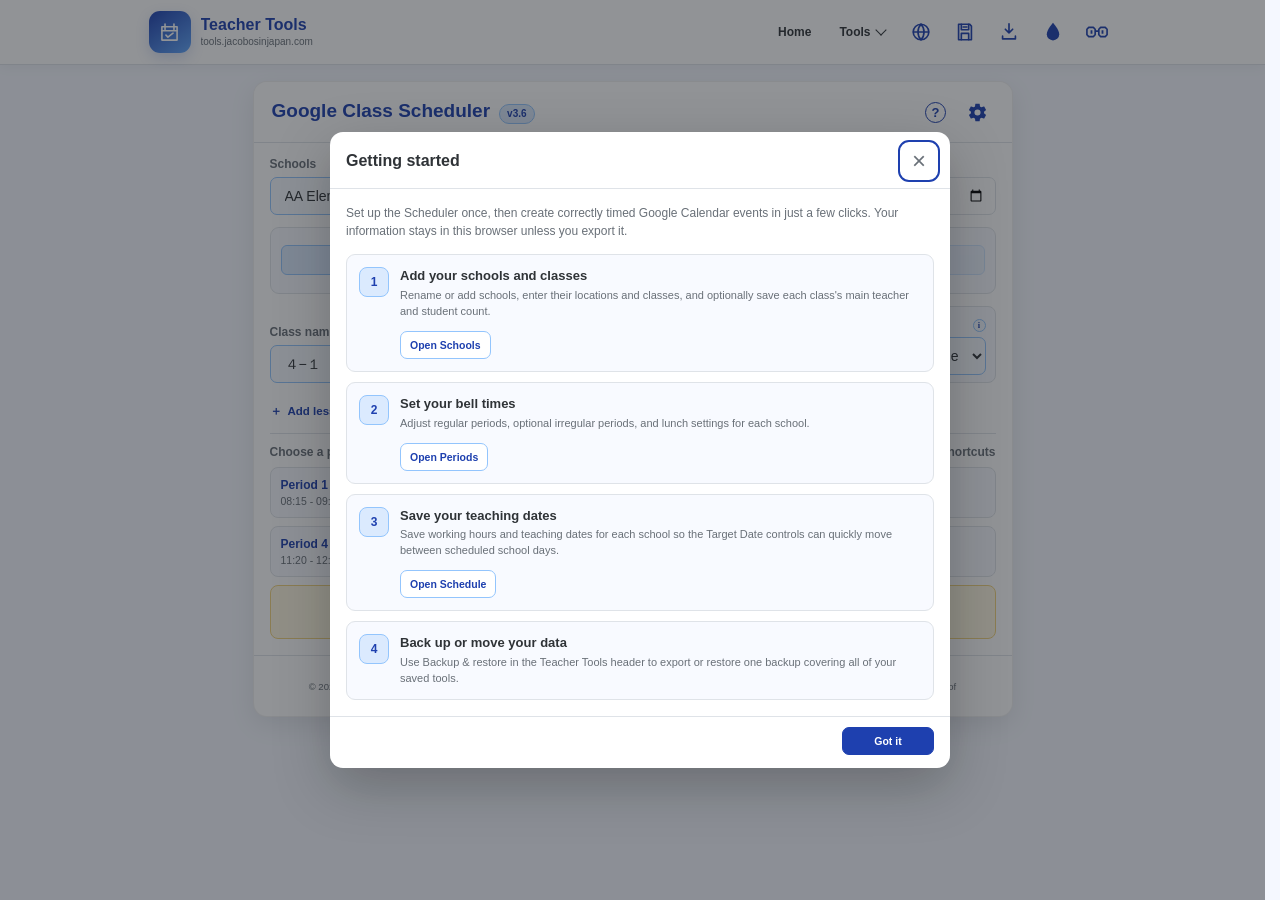
<file: scheduler/index.html>
<!DOCTYPE html>
<!--
Google Class Scheduler
Copyright © 2026. All rights reserved.

PERMITTED USE:
This software may be used free of charge for personal, classroom,
and other non-commercial educational purposes in its original,
unmodified form. Sharing a link to the official hosted version is permitted.

NOT PERMITTED WITHOUT PRIOR WRITTEN PERMISSION:
- Commercial use, resale, licensing, or monetization
- Incorporation into another commercial product, website, app, or service
- Redistribution, republication, or mirroring of the source code or application
- Distribution of modified, adapted, rebranded, or derivative versions
- Removal or alteration of copyright or usage notices

No ownership rights are transferred by access to or use of this software.
The software is provided "as is" without warranty of any kind.
-->
<html lang="en">
<head>
    <meta charset="UTF-8">
    <meta name="viewport" content="width=device-width, initial-scale=1.0">
    <meta name="description" content="Create correctly timed Google Calendar events from locally saved school schedules and bell times.">
    <title>Google Class Scheduler</title>
    <!-- TEACHER-TOOLS:FAVICON:START -->
    <link rel="icon" type="image/svg+xml" href="data:image/svg+xml,%3Csvg%20xmlns%3D%22http%3A%2F%2Fwww.w3.org%2F2000%2Fsvg%22%20viewBox%3D%220%200%2032%2032%22%3E%3Crect%20width%3D%2232%22%20height%3D%2232%22%20rx%3D%227%22%20fill%3D%22%232563eb%22%2F%3E%3Cg%20fill%3D%22none%22%20stroke%3D%22%23fff%22%20stroke-width%3D%222%22%20stroke-linecap%3D%22round%22%20stroke-linejoin%3D%22round%22%3E%3Cstyle%3E.fill%7Bfill%3A%23bfdbfe%3Bstroke%3A%23fff%7D%3C%2Fstyle%3E%3Cpath%20d%3D%22M7%209h18v16H7zM11%205v7M21%205v7M7%2014h18m-13%206%202.3%202.3%205.8-5.2%22%2F%3E%3C%2Fg%3E%3C%2Fsvg%3E">
<!-- TEACHER-TOOLS:FAVICON:END -->
    <!-- TEACHER-TOOLS:THEME-BOOTSTRAP:START -->
    <script>
        (() => {
            const key = "teacherTools.sitePreferences.v1";
            const languageKey = "teacherTools.siteLanguage.v1";
            const themes = ["ocean-blue", "color-pop", "pretty-in-pink", "true-dark", "custom"];
            const themeColors = { "ocean-blue": "#1e40af", "color-pop": "#8b5cf6", "pretty-in-pink": "#db2777", "true-dark": "#15191e" };
            let browserThemeColor = themeColors["ocean-blue"];

            try {
                const saved = JSON.parse(localStorage.getItem(key));
                const theme = saved && themes.includes(saved.theme) ? saved.theme : "ocean-blue";
                browserThemeColor = themeColors[theme] || browserThemeColor;
                if (theme !== "ocean-blue") document.documentElement.setAttribute("data-theme", theme);
                if (theme === "custom") {
                    const valid = value => /^#[0-9a-f]{6}$/i.test(value || "");
                    const colors = {
                        primary: valid(saved.customColors?.primary) ? saved.customColors.primary.toLowerCase() : "#2563eb",
                        secondary: valid(saved.customColors?.secondary) ? saved.customColors.secondary.toLowerCase() : "#7c3aed",
                        background: valid(saved.customColors?.background) ? saved.customColors.background.toLowerCase() : "#f5f8ff"
                    };
                    browserThemeColor = colors.primary;
                    const rgb = hex => [1, 3, 5].map(index => parseInt(hex.slice(index, index + 2), 16));
                    const hex = values => `#${values.map(value => Math.round(value).toString(16).padStart(2, "0")).join("")}`;
                    const mix = (a, b, amount) => hex(rgb(a).map((value, index) => value + (rgb(b)[index] - value) * amount));
                    const lum = value => { const channels = rgb(value).map(item => { const part = item / 255; return part <= .04045 ? part / 12.92 : ((part + .055) / 1.055) ** 2.4; }); return .2126 * channels[0] + .7152 * channels[1] + .0722 * channels[2]; };
                    const contrastText = value => 1.05 / (lum(value) + .05) >= (lum(value) + .05) / .05 ? "#ffffff" : "#111827";
                    const dark = lum(colors.background) < .3, surface = mix(colors.background, "#ffffff", dark ? .075 : .88), panel = mix(colors.background, surface, dark ? .42 : .68), text = dark ? "#f3f6fa" : "#24282d";
                    const tokens = { "--accent": colors.primary, "--accent-secondary": colors.secondary, "--accent-soft": mix(colors.primary, surface, dark ? .78 : .84), "--accent-border": mix(colors.primary, surface, dark ? .52 : .58), "--focus-ring": `${colors.primary}3d`, "--accent-contrast": contrastText(colors.primary), "--text": text, "--muted": mix(text, surface, dark ? .48 : .42), "--line": mix(text, surface, dark ? .79 : .86), "--bg": colors.background, "--surface": surface, "--panel": panel, "--danger": dark ? "#ff7676" : "#d93025", "--warning-bg": dark ? mix("#332b12", surface, .12) : "#fff8e1", "--warning-border": dark ? "#8a7125" : "#f5d67b", "--warning-text": dark ? "#ffe08a" : "#6f5200", "--tooltip-text": contrastText(colors.primary), "--custom-color-scheme": dark ? "dark" : "light" };
                    Object.entries(tokens).forEach(([name, value]) => document.documentElement.style.setProperty(name, value));
                }
            } catch (error) {
                // Ocean Blue remains the safe default when storage is unavailable.
            }

            let themeColorMeta = document.querySelector('meta[name="theme-color"]');
            if (!themeColorMeta) {
                themeColorMeta = document.createElement("meta");
                themeColorMeta.name = "theme-color";
                document.head.appendChild(themeColorMeta);
            }
            themeColorMeta.content = browserThemeColor;

            try {
                const saved = JSON.parse(localStorage.getItem(languageKey));
                document.documentElement.lang = saved && ["en", "ja"].includes(saved.language)
                    ? saved.language
                    : "en";
            } catch (error) {
                document.documentElement.lang = "en";
            }
        })();
    </script>
<!-- TEACHER-TOOLS:THEME-BOOTSTRAP:END -->
    <style>
        /* TEACHER-TOOLS:SHARED-STYLES:START */
        /*
         * Teacher Tools canonical theme tokens.
         * This file is embedded into registered Workbench pages by the shared UI sync.
         * Published applets remain self-contained and never load this file at runtime.
         */

        :root {
            color-scheme: light;
            --accent: #1e40af;
            --accent-secondary: #60a5fa;
            --accent-soft: #dbeafe;
            --accent-border: #93c5fd;
            --focus-ring: rgba(30, 64, 175, 0.18);
            --text: #2f3337;
            --muted: #697078;
            --line: #dfe3e8;
            --bg: #f5f8ff;
            --surface: #ffffff;
            --panel: #f8faff;
            --danger: #d93025;
            --warning-bg: #fff8e1;
            --warning-border: #f5d67b;
            --warning-text: #6f5200;
            --tooltip-text: #ffffff;
        }

        html[data-theme="color-pop"] {
            --accent: #8b5cf6;
            --accent-secondary: #fbbf24;
            --accent-soft: #e9d5ff;
            --accent-border: #c4b5fd;
            --focus-ring: rgba(139, 92, 246, 0.18);
            --bg: #faf8ff;
            --panel: #fcfaff;
        }

        html[data-theme="pretty-in-pink"] {
            --accent: #db2777;
            --accent-secondary: #dd79a5;
            --accent-soft: #fce7f3;
            --accent-border: #f9a8d4;
            --focus-ring: rgba(219, 39, 119, 0.18);
            --bg: #fff8fb;
            --panel: #fffafd;
        }

        html[data-theme="true-dark"] {
            color-scheme: dark;
            --accent: #8ab4f8;
            --accent-secondary: #c4a7ff;
            --accent-soft: #18263c;
            --accent-border: #35557e;
            --focus-ring: rgba(138, 180, 248, 0.24);
            --text: #eef2f7;
            --muted: #a9b1bc;
            --line: #30363d;
            --bg: #000000;
            --surface: #0d0f12;
            --panel: #15191e;
            --danger: #ff7676;
            --warning-bg: #332b12;
            --warning-border: #8a7125;
            --warning-text: #ffe08a;
            --tooltip-text: #07101d;
        }

        html[data-theme="custom"] { color-scheme: var(--custom-color-scheme, light); }

        /* Global Teacher Tools page foundation */
        * { box-sizing: border-box; }

        html,
        body {
            min-height: 100%;
            margin: 0;
        }

        html { scrollbar-gutter: stable; }

        body {
            background: var(--bg);
            color: var(--text);
            font-family: -apple-system, BlinkMacSystemFont, "Segoe UI", Roboto, sans-serif;
            transition: background-color 180ms ease, color 180ms ease;
        }

        body.modal-open { overflow: hidden; }

        button,
        input,
        select,
        textarea { font: inherit; }

        button { -webkit-tap-highlight-color: transparent; }

        a:focus-visible,
        button:focus-visible,
        input:focus-visible,
        select:focus-visible,
        textarea:focus-visible,
        [tabindex]:focus-visible {
            outline: 2px solid var(--accent);
            outline-offset: 2px;
        }

        /* Shared Teacher Tools header */
        .site-header {
            position: sticky;
            top: 0;
            z-index: 100;
            background: var(--surface);
            border-bottom: 1px solid var(--line);
            box-shadow: 0 2px 12px rgba(0, 0, 0, 0.05);
        }
         .site-header-inner {
            position: relative;
            width: min(1000px, 100%);
            min-height: 64px;
            margin: 0 auto;
            padding: 9px 16px;
            display: flex;
            align-items: center;
            justify-content: space-between;
            gap: 18px;
        }
         .site-brand {
            min-width: 0;
            display: inline-flex;
            align-items: center;
            gap: 10px;
            color: inherit;
            text-decoration: none;
        }
         .site-brand-mark {
            width: 42px;
            height: 42px;
            flex: 0 0 42px;
            display: grid;
            place-items: center;
            color: #ffffff;
            background: linear-gradient(145deg, var(--accent), var(--accent-secondary));
            border-radius: 11px;
            box-shadow: 0 5px 14px var(--focus-ring);
        }
         html[data-theme="true-dark"] .site-brand-mark,
        html[data-theme="true-dark"] .button-primary { color: #07101d; }
         .site-brand-mark svg {
            width: 25px;
            height: 25px;
            fill: none;
            stroke: currentColor;
            stroke-width: 1.8;
            stroke-linecap: round;
            stroke-linejoin: round;
        }
         .site-brand-copy { min-width: 0; display: grid; gap: 1px; }
         .site-brand-title {
            overflow: hidden;
            color: var(--accent);
            font-size: 16px;
            font-weight: 750;
            line-height: 1.15;
            text-overflow: ellipsis;
            white-space: nowrap;
        }
         .site-brand-domain {
            overflow: hidden;
            color: var(--muted);
            font-size: 10px;
            line-height: 1.2;
            text-overflow: ellipsis;
            white-space: nowrap;
        }
         .site-nav,
        .site-header-actions { display: flex; align-items: center; gap: 4px; }
         .site-nav-link,
        .site-menu-toggle,
        .site-mobile-toggle {
            min-height: 40px;
            display: inline-flex;
            align-items: center;
            justify-content: center;
            gap: 6px;
            padding: 8px 11px;
            color: var(--text);
            background: transparent;
            border: 1px solid transparent;
            border-radius: 8px;
            font-size: 12px;
            font-weight: 650;
            line-height: 1;
            text-decoration: none;
            cursor: pointer;
        }
         .site-nav-link:hover,
        .site-menu-toggle:hover,
        .site-menu-toggle[aria-expanded="true"],
        .site-mobile-toggle:hover,
        .site-mobile-toggle[aria-expanded="true"] {
            color: var(--accent);
            background: var(--accent-soft);
            border-color: var(--accent-border);
        }
         .site-language-button,
         .site-data-button,
        .site-install-button,
        .site-settings-button {
            width: 40px;
            height: 40px;
            flex: 0 0 40px;
            display: inline-flex;
            align-items: center;
            justify-content: center;
            padding: 0;
            color: var(--accent);
            background: transparent;
            border: 1px solid transparent;
            border-radius: 50%;
            text-decoration: none;
            cursor: pointer;
            transition: color 180ms ease;
        }
         .site-language-button:hover,
        .site-language-button[aria-expanded="true"],
        .site-data-button:hover,
        .site-data-button[aria-expanded="true"],
        .site-install-button:hover,
        .site-settings-button:hover,
        .site-settings-button[aria-expanded="true"] { color: var(--accent-secondary); }
        .site-language-button svg,
        .site-data-button svg,
        .site-install-button svg {
            width: 22px;
            height: 22px;
            fill: none;
            stroke: currentColor;
            stroke-width: 1.8;
            stroke-linecap: round;
            stroke-linejoin: round;
        }

        .site-hootie-button.is-loading {
            visibility: hidden;
            pointer-events: none;
        }
         .site-settings-button svg {
            width: 24px;
            height: 24px;
            fill: currentColor;
        }
         .settings-icon {
            width: 20px;
            height: 20px;
            fill: currentColor;
            transform-origin: center;
            transition: transform 260ms ease;
        }
         .icon-button:hover .settings-icon,
        .icon-button:focus-visible .settings-icon { transform: rotate(45deg); }
         .site-menu-chevron {
            width: 8px;
            height: 8px;
            border-right: 1.5px solid currentColor;
            border-bottom: 1.5px solid currentColor;
            transform: translateY(-2px) rotate(45deg);
            transition: transform 180ms ease;
        }
         .site-menu-toggle[aria-expanded="true"] .site-menu-chevron {
            transform: translateY(2px) rotate(225deg);
        }
         .site-mobile-toggle { width: 42px; height: 40px; padding: 0; display: none; line-height: 0; }
         .site-mobile-toggle svg {
            width: 22px;
            height: 22px;
            display: block;
            fill: none;
            stroke: currentColor;
            stroke-width: 2;
            stroke-linecap: round;
        }
         .site-tools-menu,
         .site-language-panel,
        .site-data-panel,
        .site-theme-panel {
            position: absolute;
            right: 16px;
            z-index: 120;
            top: calc(100% - 5px);
            background: var(--surface);
            border: 1px solid var(--line);
            border-radius: 11px;
            box-shadow: 0 16px 38px rgba(0, 0, 0, 0.18);
        }
         .site-tools-menu { width: min(300px, calc(100vw - 32px)); padding: 7px; }
        .site-data-panel { z-index: 121; box-sizing: border-box; width: min(420px, calc(100vw - 32px)); max-width: calc(100vw - 32px); max-height: min(720px, calc(100vh - 92px)); overflow-x: hidden; overflow-y: auto; padding: 13px; }
        .site-language-panel { z-index: 121; width: min(340px, calc(100vw - 32px)); padding: 13px; }
        .site-theme-panel { z-index: 121; width: min(340px, calc(100vw - 32px)); padding: 13px; }
        .site-tools-menu[hidden], .site-language-panel[hidden], .site-data-panel[hidden], .site-theme-panel[hidden] { display: none; }
         .site-menu-label {
            padding: 6px 9px 5px;
            color: var(--muted);
            font-size: 9px;
            font-weight: 750;
            letter-spacing: 0.08em;
            text-transform: uppercase;
        }
         .site-menu-item {
            width: 100%;
            display: grid;
            grid-template-columns: 30px minmax(0, 1fr) auto;
            align-items: center;
            gap: 9px;
            padding: 8px 9px;
            color: var(--text);
            background: transparent;
            border: 0;
            border-radius: 8px;
            text-align: left;
            text-decoration: none;
        }
         a.site-menu-item:hover,
        .site-menu-item[aria-current="page"] { background: var(--accent-soft); }
        .site-menu-item[aria-disabled="true"] { opacity: 0.72; cursor: default; }
        .site-menu-home { display: none; }
         .site-menu-icon {
            width: 30px;
            height: 30px;
            display: grid;
            place-items: center;
            color: var(--accent);
            background: var(--accent-soft);
            border-radius: 7px;
            font-size: 14px;
        }
         .site-menu-icon svg {
            width: 20px;
            height: 20px;
            display: block;
            fill: none;
            stroke: currentColor;
            stroke-width: 1.7;
            stroke-linecap: round;
            stroke-linejoin: round;
        }
         .site-menu-icon .icon-fill {
            fill: currentColor;
            stroke: none;
        }
         .site-menu-name { display: block; font-size: 12px; font-weight: 700; }
         .site-menu-description {
            display: block;
            margin-top: 1px;
            color: var(--muted);
            font-size: 9.5px;
            font-weight: 500;
            line-height: 1.3;
        }
         .site-menu-status { color: var(--muted); font-size: 8.5px; font-weight: 700; }
         .site-language-header,
        .site-data-header,
        .site-theme-header {
            display: flex;
            align-items: center;
            justify-content: space-between;
            gap: 12px;
            margin-bottom: 3px;
        }
         .site-language-title,
        .site-data-title,
        .site-theme-title { margin: 0; font-size: 14px; }
         .site-language-close,
        .site-data-close,
        .site-theme-close,
        .close-button {
            width: 34px;
            height: 34px;
            display: inline-flex;
            align-items: center;
            justify-content: center;
            padding: 0;
            color: var(--muted);
            background: transparent;
            border: 0;
            border-radius: 7px;
            font-size: 22px;
            line-height: 1;
            cursor: pointer;
        }
         .site-language-close:hover,
        .site-data-close:hover,
        .site-theme-close:hover,
        .close-button:hover { color: var(--text); background: var(--panel); }
         .site-language-help,
        .site-data-help,
        .site-theme-help {
            margin: 0 0 11px;
            color: var(--muted);
            font-size: 10.5px;
            line-height: 1.45;
        }
        .site-language-label {
            display: block;
            margin: 0 0 5px;
            color: var(--text);
            font-size: 10.5px;
            font-weight: 700;
        }
        .site-language-select {
            width: 100%;
            min-height: 40px;
            padding: 8px 34px 8px 10px;
            color: var(--text);
            background: var(--surface);
            border: 1px solid var(--line);
            border-radius: 8px;
            font-size: 12px;
        }
        .site-language-select:hover { border-color: var(--accent-border); }
        .site-language-note {
            margin: 9px 0 0;
            color: var(--muted);
            font-size: 9.5px;
            line-height: 1.45;
        }
        .site-data-tabs {
            display: grid;
            grid-template-columns: repeat(3, minmax(0, 1fr));
            gap: 4px;
            margin: 8px 0 13px;
            padding: 4px;
            background: var(--panel);
            border: 1px solid var(--line);
            border-radius: 10px;
        }
        .site-data-tab {
            min-width: 0;
            min-height: 34px;
            padding: 6px 5px;
            color: var(--muted);
            background: transparent;
            border: 1px solid transparent;
            border-radius: 7px;
            font-size: 9.5px;
            font-weight: 750;
            cursor: pointer;
        }
        .site-data-tab:hover { color: var(--text); }
        .site-data-tab[aria-selected="true"] {
            color: var(--accent);
            background: var(--surface);
            border-color: var(--accent-border);
            box-shadow: 0 1px 3px rgba(0, 0, 0, .06);
        }
        .site-data-tab:focus-visible {
            outline: 2px solid var(--accent);
            outline-offset: 1px;
        }
        .site-data-tab-panel[hidden] { display: none; }
        .site-data-tab-panel > .site-data-help:first-child { margin-top: 0; }
         .site-data-summary {
            display: grid;
            gap: 5px;
            margin: 0 0 11px;
            padding: 0;
            list-style: none;
        }
        .site-data-summary-item {
            display: flex;
            align-items: center;
            justify-content: space-between;
            gap: 10px;
            min-height: 30px;
            padding: 6px 8px;
            background: var(--panel);
            border: 1px solid var(--line);
            border-radius: 7px;
            font-size: 10.5px;
        }
        .site-data-summary-selection {
            min-width: 0;
            display: inline-flex;
            align-items: center;
            gap: 8px;
            cursor: pointer;
        }
        .site-data-checkbox {
            width: 16px;
            height: 16px;
            flex: 0 0 auto;
            margin: 0;
            accent-color: var(--accent);
            cursor: pointer;
        }
        .site-data-checkbox:disabled { cursor: default; opacity: 0.55; }
         .site-data-summary-state {
            flex: 0 0 auto;
            color: var(--muted);
            font-size: 8.5px;
            font-weight: 750;
            letter-spacing: 0.03em;
            text-transform: uppercase;
        }
         .site-data-summary-state.saved { color: var(--accent); }
         .site-data-summary-state.invalid { color: var(--danger); }
         .site-data-actions {
            display: grid;
            grid-template-columns: repeat(2, minmax(0, 1fr));
            gap: 8px;
        }
         .site-data-action {
            min-height: 38px;
            padding: 8px 10px;
            color: var(--text);
            background: var(--surface);
            border: 1px solid var(--line);
            border-radius: 8px;
            font-size: 10.5px;
            font-weight: 700;
            cursor: pointer;
        }
        .site-data-action:hover { color: var(--accent); border-color: var(--accent-border); }
        .site-data-action:disabled,
        .site-data-action:disabled:hover {
            color: var(--muted);
            background: var(--panel);
            border-color: var(--line);
            filter: none;
            cursor: not-allowed;
        }
         .site-data-action-primary {
            color: #ffffff;
            background: var(--accent);
            border-color: var(--accent);
        }
         .site-data-action-primary:hover { color: #ffffff; filter: brightness(0.96); }
         html[data-theme="true-dark"] .site-data-action-primary,
        html[data-theme="true-dark"] .site-data-action-primary:hover { color: #07101d; }
         .site-data-file {
            position: absolute;
            width: 1px;
            height: 1px;
            overflow: hidden;
            clip: rect(0 0 0 0);
            white-space: nowrap;
        }
         .site-data-note {
            margin: 10px 0 0;
            color: var(--muted);
            font-size: 9.5px;
            line-height: 1.45;
        }
         .site-data-status {
            min-height: 15px;
            margin: 7px 0 0;
            color: var(--muted);
            font-size: 9.5px;
            font-weight: 650;
            line-height: 1.4;
        }
         .site-data-status.error { color: var(--danger); }
        .site-linked-data-heading {
            display: flex;
            align-items: center;
            gap: 7px;
        }
        .site-linked-data-heading h3 { margin: 0; font-size: 11.5px; }
        .site-beta-badge {
            padding: 2px 5px;
            color: var(--accent);
            background: var(--accent-soft);
            border: 1px solid var(--accent-border);
            border-radius: 999px;
            font-size: 7.5px;
            font-weight: 800;
            letter-spacing: .08em;
        }
        .site-linked-data-file {
            margin: 8px 0;
            padding: 7px 8px;
            overflow-wrap: anywhere;
            color: var(--text);
            background: var(--panel);
            border: 1px solid var(--line);
            border-radius: 7px;
            font-size: 9.5px;
            font-weight: 700;
        }
        .site-linked-data-last-saved {
            margin: -2px 1px 8px;
            color: var(--muted);
            font-size: 9px;
            font-weight: 650;
        }
        .site-linked-data-permission {
            margin: -1px 0 8px;
            padding: 7px 8px;
            color: var(--text);
            background: var(--accent-soft);
            border-left: 3px solid var(--accent);
            border-radius: 5px;
            font-size: 9.5px;
            line-height: 1.45;
        }
        .site-linked-data-actions {
            display: grid;
            grid-template-columns: repeat(2, minmax(0, 1fr));
            gap: 7px;
        }
        .site-linked-data-actions > * { min-width: 0; }
        .site-linked-data-disconnect { grid-column: 1 / -1; }
        .site-google-sync-state {
            display: grid;
            gap: 3px;
            margin: 10px 0;
            padding: 10px;
            color: var(--muted);
            background: var(--panel);
            border: 1px solid var(--line);
            border-radius: 8px;
            font-size: 9.5px;
            line-height: 1.4;
        }
        .site-google-sync-state strong { color: var(--text); font-size: 10.5px; }
        .site-google-sync-connect { width: 100%; }
         .site-theme-options {
            display: grid;
            grid-template-columns: repeat(2, minmax(0, 1fr));
            gap: 8px;
        }
         .site-theme-option {
            --theme-primary: #1e40af;
            --theme-secondary: #60a5fa;
            --theme-light: #dbeafe;
            position: relative;
            display: grid;
            gap: 6px;
            padding: 7px;
            border: 1px solid var(--line);
            border-radius: 8px;
            cursor: pointer;
        }
         .site-theme-option:hover,
        .site-theme-option.selected { border-color: var(--theme-primary); }
         .site-theme-option.selected {
            box-shadow: 0 0 0 2px color-mix(in srgb, var(--theme-primary) 18%, transparent);
        }
         .site-theme-option input { position: absolute; opacity: 0; pointer-events: none; }
        .site-theme-option:focus-within { outline: 2px solid var(--theme-primary); outline-offset: 2px; }
         .site-theme-preview {
            height: 25px;
            display: flex;
            overflow: hidden;
            border: 1px solid color-mix(in srgb, var(--theme-primary) 25%, transparent);
            border-radius: 5px;
        }
         .site-theme-preview span:nth-child(1) { flex: 1.35; background: var(--theme-primary); }
        .site-theme-preview span:nth-child(2) { flex: 0.8; background: var(--theme-secondary); }
        .site-theme-preview span:nth-child(3) { flex: 1; background: var(--theme-light); }
         .site-theme-name {
            overflow: hidden;
            color: var(--text);
            font-size: 9.5px;
            font-weight: 700;
            text-align: center;
            text-overflow: ellipsis;
            white-space: nowrap;
        }
         .site-theme-option[data-theme-option="color-pop"] {
            --theme-primary: #8b5cf6; --theme-secondary: #fbbf24; --theme-light: #e9d5ff;
        }
         .site-theme-option[data-theme-option="pretty-in-pink"] {
            --theme-primary: #db2777; --theme-secondary: #dd79a5; --theme-light: #fce7f3;
        }
        .site-theme-option[data-theme-option="true-dark"] {
            --theme-primary: #8ab4f8; --theme-secondary: #c4a7ff; --theme-light: #0d0f12;
        }
        .site-theme-option[data-theme-option="custom"] {
            --theme-primary: var(--custom-preview-primary, #2563eb);
            --theme-secondary: var(--custom-preview-secondary, #7c3aed);
            --theme-light: var(--custom-preview-background, #f5f8ff);
        }
        .site-custom-theme-controls {
            margin-top: 10px;
            padding-top: 10px;
            border-top: 1px solid var(--line);
        }
        .site-custom-theme-controls[hidden] { display: none; }
        .site-custom-theme-pickers { display: grid; grid-template-columns: repeat(3, minmax(0, 1fr)); gap: 7px; }
        .site-custom-theme-pickers label { display: grid; gap: 4px; color: var(--muted); font-size: 9.5px; font-weight: 700; text-align: center; }
        .site-custom-theme-pickers input[type="color"] { width: 100%; height: 34px; padding: 3px; background: var(--surface); border: 1px solid var(--line); border-radius: 7px; cursor: pointer; }
        .site-custom-theme-reset { width: 100%; min-height: 32px; margin-top: 8px; color: var(--accent); background: var(--surface); border: 1px solid var(--accent-border); border-radius: 7px; font: inherit; font-size: 9.5px; font-weight: 700; cursor: pointer; }
        .site-custom-theme-reset:hover { background: var(--accent-soft); }
        .site-custom-theme-note { margin: 7px 0 0; color: var(--muted); font-size: 9px; line-height: 1.4; }
        html[data-theme="custom"] .button-primary,
        html[data-theme="custom"] .primary { color: var(--accent-contrast) !important; }
        html[data-theme="custom"] .site-brand-mark { color: var(--accent-contrast); }

        /* Shared contextual help */
        .field-label-row,
        .section-heading-row,
        .mode-heading-row {
            display: flex;
            align-items: center;
            justify-content: space-between;
            gap: 8px;
        }

        .field-label-row {
            justify-content: flex-start;
            min-height: 15px;
        }

        .field-label-row > label,
        .field-label-row > .field-label { margin-block: 0; }

        .tooltip-trigger {
            width: 13px;
            height: 13px;
            flex: 0 0 13px;
            align-self: center;
            display: inline-grid;
            place-items: center;
            padding: 0;
            color: var(--accent);
            background: color-mix(in srgb, var(--accent-soft) 35%, var(--surface));
            border: 1px solid var(--accent-border);
            border-radius: 50%;
            font-family: Georgia, "Times New Roman", serif;
            font-size: 8.5px;
            font-weight: 750;
            line-height: 11px;
            cursor: help;
        }

        .tooltip-trigger:hover,
        .tooltip-trigger:focus-visible,
        .tooltip-trigger[aria-expanded="true"] {
            color: var(--accent-secondary);
            background: var(--accent-soft);
            border-color: var(--accent-secondary);
        }

        .teacher-tools-tooltip {
            --tooltip-arrow-left: 50%;
            --tooltip-background: var(--accent);
            --tooltip-border-color: var(--accent-border);
            --tooltip-foreground: var(--tooltip-text);
            position: fixed;
            z-index: 400;
            width: max-content;
            min-width: min(170px, calc(100vw - 24px));
            max-width: min(300px, calc(100vw - 24px));
            pointer-events: none;
        }

        .teacher-tools-tooltip[hidden] { display: none; }

        .teacher-tools-tooltip-content {
            max-height: calc(100dvh - 24px);
            overflow-y: auto;
            padding: 8px 10px;
            color: var(--tooltip-foreground);
            background: var(--tooltip-background);
            border: 1px solid var(--tooltip-border-color);
            border-radius: 8px;
            box-shadow: 0 8px 24px rgba(0, 0, 0, 0.22);
            font-size: 11px;
            font-weight: 500;
            line-height: 1.45;
            overflow-wrap: anywhere;
            white-space: normal;
        }

        .teacher-tools-tooltip::before {
            content: "";
            position: absolute;
            left: var(--tooltip-arrow-left);
            width: 9px;
            height: 9px;
            background: var(--tooltip-background);
            border: 1px solid var(--tooltip-border-color);
            transform: translateX(-50%) rotate(45deg);
        }

        .teacher-tools-tooltip[data-placement="below"]::before {
            top: -5px;
            border-right: 0;
            border-bottom: 0;
        }

        .teacher-tools-tooltip[data-placement="above"]::before {
            bottom: -5px;
            border-left: 0;
            border-top: 0;
        }

        .teacher-tools-tooltip.warning {
            --tooltip-background: var(--warning-text);
            --tooltip-border-color: var(--warning-border);
            --tooltip-foreground: var(--warning-bg);
        }

        /* Shared input and optional-mode patterns */
        .section-card,
        .mode-panel {
            padding: 15px;
            background: var(--panel);
            border: 1px solid var(--line);
            border-radius: 10px;
        }

        .section-card + .section-card,
        .section-card + .mode-panel,
        .mode-panel + .section-card { margin-top: 14px; }

        .section-heading {
            margin: 0;
            font-size: 14px;
            line-height: 1.3;
        }

        .section-copy {
            margin: 4px 0 12px;
            color: var(--muted);
            font-size: 11px;
            line-height: 1.45;
        }

        .control-grid {
            display: grid;
            grid-template-columns: repeat(2, minmax(0, 1fr));
            gap: 12px;
        }

        .field-full { grid-column: 1 / -1; }

        .checkbox-control,
        .mode-switch {
            display: inline-flex;
            align-items: center;
            gap: 8px;
            margin: 0;
            color: var(--text);
            font-size: 11.5px;
            font-weight: 650;
            cursor: pointer;
            user-select: none;
        }

        .mode-switch-group {
            flex: 0 0 auto;
            display: inline-flex;
            align-items: center;
            gap: 7px;
        }

        .checkbox-control input { accent-color: var(--accent); }

        .mode-panel {
            transition: background-color 180ms ease, border-color 180ms ease, box-shadow 180ms ease;
        }

        .mode-panel.active {
            color: var(--warning-text);
            background: var(--warning-bg);
            border-color: var(--warning-border);
            box-shadow: 0 0 0 1px color-mix(in srgb, var(--warning-border) 24%, transparent);
        }

        .mode-panel.active .section-copy,
        .mode-panel.active .helper-text { color: var(--warning-text); }

        .mode-panel.active .mode-switch,
        .mode-panel.active .field-label { color: var(--warning-text); }

        .mode-panel.active .tooltip-trigger {
            color: var(--warning-text);
            background: color-mix(in srgb, var(--warning-bg) 70%, var(--surface));
            border-color: var(--warning-border);
        }

        .mode-switch input {
            position: absolute;
            opacity: 0;
            pointer-events: none;
        }

        .mode-switch-track {
            position: relative;
            width: 42px;
            height: 23px;
            flex: 0 0 42px;
            background: color-mix(in srgb, var(--muted) 38%, var(--surface));
            border-radius: 999px;
            transition: background-color 180ms ease;
        }

        .mode-switch-track::after {
            content: "";
            position: absolute;
            top: 2px;
            left: 2px;
            width: 19px;
            height: 19px;
            background: var(--surface);
            border-radius: 50%;
            box-shadow: 0 1px 4px rgba(0, 0, 0, 0.25);
            transition: transform 180ms ease;
        }

        .mode-switch input:checked + .mode-switch-track { background: #e6a536; }
        .mode-switch input:checked + .mode-switch-track::after { transform: translateX(19px); }
        .mode-switch input:focus-visible + .mode-switch-track { outline: 2px solid var(--accent); outline-offset: 2px; }
        html[data-theme="true-dark"] .mode-switch-track::after { background: #f3f5f7; }

        .mode-details {
            margin-top: 13px;
            padding-top: 13px;
            border-top: 1px solid var(--warning-border);
        }

        .mode-details[hidden] { display: none; }

        .disclosure-button {
            min-height: 36px;
            display: inline-flex;
            align-items: center;
            gap: 6px;
            padding: 5px 0;
            color: var(--accent);
            background: transparent;
            border: 0;
            font-size: 11.5px;
            font-weight: 700;
            cursor: pointer;
        }

        .disclosure-indicator { transition: transform 180ms ease; }
        .disclosure-button[aria-expanded="true"] .disclosure-indicator { transform: rotate(45deg); }
        .disclosure-panel { margin-top: 9px; }
        .disclosure-panel[hidden] { display: none; }

        /* Canonical applet identity and Getting Started treatment. */
        body .app-shell .app-header .version-badge {
            flex: 0 0 auto;
            padding: 3px 7px;
            color: var(--accent);
            background: var(--accent-soft);
            border: 1px solid var(--accent-border);
            border-radius: 999px;
            font-size: 10px;
            font-weight: 750;
            line-height: 1.2;
            white-space: nowrap;
        }

        body .app-shell .app-header .help-button-mark {
            width: 21px;
            height: 21px;
            display: inline-grid;
            place-items: center;
            border: 1.8px solid currentColor;
            border-radius: 50%;
            font-size: 13px;
            font-weight: 800;
            line-height: 1;
        }

        body .app-shell .app-header .icon-button {
            width: 40px;
            height: 40px;
            flex: 0 0 40px;
            display: inline-flex;
            align-items: center;
            justify-content: center;
            padding: 0;
            color: var(--accent);
            background: transparent;
            border: 0;
            border-radius: 50%;
            cursor: pointer;
            transition: color 180ms ease;
        }

        body .app-shell .app-header .icon-button:hover,
        body .app-shell .app-header .icon-button:focus-visible {
            color: var(--accent-secondary);
            background: transparent;
            border-color: transparent;
        }

        #helpModal .tutorial-intro,
        #helpModal .help-intro,
        #helpModal .modal-intro,
        #tutorialModal .tutorial-intro {
            margin: 0 0 14px;
            color: var(--muted);
            font-size: 12px;
            line-height: 1.5;
        }

        #helpModal .tutorial-steps,
        #helpModal .help-steps,
        #helpModal .help-list,
        #tutorialModal .tutorial-steps {
            display: grid;
            gap: 10px;
            margin: 0;
            padding: 0;
            list-style: none;
        }

        #helpModal .tutorial-step,
        #helpModal .help-step,
        #helpModal .help-list > li,
        #tutorialModal .tutorial-step {
            display: grid;
            grid-template-columns: 30px minmax(0, 1fr);
            gap: 11px;
            align-items: start;
            padding: 12px;
            color: var(--text);
            background: var(--panel);
            border: 1px solid var(--line);
            border-radius: 9px;
        }

        #helpModal .tutorial-number,
        #helpModal .help-number,
        #tutorialModal .tutorial-number,
        #tutorialModal .tutorial-step-number {
            width: 30px;
            height: 30px;
            display: inline-grid;
            place-items: center;
            color: var(--accent);
            background: var(--accent-soft);
            border: 1px solid var(--accent-border);
            border-radius: 8px;
            font-size: 12px;
            font-weight: 800;
            line-height: 1;
        }

        #helpModal .tutorial-step h3,
        #helpModal .help-step h3,
        #helpModal .help-list h3,
        #tutorialModal .tutorial-step h3 {
            margin: 1px 0 3px;
            color: var(--text);
            font-size: 13px;
            font-weight: 750;
            line-height: 1.3;
        }

        #helpModal .tutorial-step p,
        #helpModal .help-step p,
        #helpModal .help-list p,
        #tutorialModal .tutorial-step p {
            margin: 0;
            color: var(--muted);
            font-size: 11px;
            line-height: 1.45;
        }

        #helpModal .notice,
        #helpModal .privacy-note,
        #tutorialModal .notice,
        #tutorialModal .privacy-note {
            margin: 12px 0 0;
            padding: 10px 12px;
            color: var(--warning-text);
            background: var(--warning-bg);
            border: 1px solid var(--warning-border);
            border-radius: 8px;
            font-size: 11px;
            line-height: 1.5;
        }

        #helpModal .tutorial-step .help-link,
        #tutorialModal .tutorial-step .tutorial-step-action {
            grid-column: 2;
            justify-self: start;
        }

        @media (max-width: 620px) {
            .site-header-inner { min-height: 58px; padding: 8px 10px; }
            .site-brand-mark { width: 38px; height: 38px; flex-basis: 38px; border-radius: 9px; }
            .site-brand-title { font-size: 14px; }
            .site-nav { display: none; }
            .site-mobile-toggle { display: inline-flex; }
            .site-header-actions { gap: 4px; }
            .site-language-button,
            .site-data-button,
            .site-install-button,
            .site-settings-button,
            .site-mobile-toggle { width: 36px; height: 36px; }
            .site-tools-menu,
            .site-language-panel,
            .site-data-panel,
            .site-theme-panel { top: calc(100% - 4px); right: 10px; width: calc(100vw - 20px); }
            .site-menu-home { display: grid; }
            .control-grid { grid-template-columns: 1fr; }
            .field-full { grid-column: auto; }
            .section-card,
            .mode-panel { padding: 13px; }
        }

        @media (max-width: 380px) {
            .site-brand-domain { display: none; }
            .site-header-inner { padding-inline: 7px; }
            .site-header-actions { gap: 2px; }
            .site-language-button,
            .site-data-button,
            .site-install-button,
            .site-settings-button,
            .site-mobile-toggle { width: 34px; height: 34px; }
        }
/* TEACHER-TOOLS:SHARED-STYLES:END */

        /* Scheduler-specific styles begin here. */

        .site-content {
            padding: 16px;
        }

        .app-shell {
            width: min(760px, 100%);
            margin: 0 auto;
            background: var(--surface);
            border: 1px solid rgba(0,0,0,0.06);
            border-radius: 14px;
            box-shadow: 0 8px 26px rgba(0,0,0,0.09);
            overflow: hidden;
        }

        .app-header {
            min-height: 56px;
            display: flex;
            align-items: center;
            justify-content: space-between;
            gap: 12px;
            padding: 10px 14px 10px 18px;
            border-bottom: 1px solid var(--line);
            background: var(--surface);
        }

        .title-wrap {
            min-width: 0;
            display: flex;
            align-items: baseline;
            gap: 9px;
            flex-wrap: wrap;
        }

        .app-title {
            margin: 0;
            font-size: 19px;
            line-height: 1.2;
            color: var(--accent);
            font-weight: 700;
        }

        .version-badge {
            font-size: 10px;
            color: var(--muted);
            border: 1px solid var(--line);
            border-radius: 999px;
            padding: 2px 7px;
            white-space: nowrap;
        }

        .app-header-actions {
            display: flex;
            align-items: center;
            gap: 2px;
            flex: 0 0 auto;
        }

        .icon-button {
            width: 40px;
            height: 40px;
            flex: 0 0 40px;
            display: inline-flex;
            align-items: center;
            justify-content: center;
            border: 0;
            background: transparent;
            border-radius: 50%;
            color: var(--accent);
            cursor: pointer;
            transition: color .2s ease;
        }

        .icon-button:hover {
            color: var(--accent-secondary);
            background: transparent;
        }

        .icon-button:focus-visible {
            outline: 2px solid var(--accent);
            outline-offset: 2px;
            background: transparent;
        }

        .icon-button svg {
            width: 21px;
            height: 21px;
            fill: currentColor;
            transform-origin: center;
            transition: transform .28s ease;
        }

        .icon-button:hover svg,
        .icon-button:focus-visible svg {
            transform: rotate(45deg);
        }

        .help-button-mark {
            width: 21px;
            height: 21px;
            display: inline-flex;
            align-items: center;
            justify-content: center;
            border: 2px solid currentColor;
            border-radius: 50%;
            font-size: 13px;
            font-weight: 800;
            line-height: 1;
        }

        .app-main { padding: 14px 16px 16px; }

        .top-fields {
            display: grid;
            grid-template-columns: minmax(0, 1fr) minmax(0, 1fr);
            gap: 12px;
            align-items: start;
        }

        .field,
        .form-group { margin: 0 0 12px; }

        label,
        .field-label {
            display: block;
            font-weight: 600;
            margin-bottom: 5px;
            font-size: 12px;
            line-height: 15px;
            color: var(--muted);
        }

        select,
        input[type="date"],
        input[type="time"],
        input[type="number"],
        input[type="text"],
        textarea {
            width: 100%;
            border: 1px solid var(--line);
            border-radius: 7px;
            background: var(--surface);
            color: var(--text);
            padding: 9px 10px;
            font-size: 14px;
            transition: border-color .16s ease, background-color .16s ease, box-shadow .16s ease;
        }

        select {
            border-color: var(--accent-border);
            background: color-mix(in srgb, var(--accent-soft) 26%, var(--surface));
        }

        select:hover {
            border-color: var(--accent);
        }

        select:focus,
        input:focus,
        textarea:focus {
            outline: none;
            border-color: var(--accent);
            box-shadow: 0 0 0 2px var(--focus-ring);
        }

        textarea {
            resize: vertical;
            min-height: 70px;
            max-height: 160px;
        }

        .date-card {
            border: 1px solid var(--line);
            border-radius: 9px;
            padding: 10px;
            background: var(--panel);
            margin-bottom: 12px;
        }

        .schedule-nav {
            display: grid;
            grid-template-columns: 1fr 1fr;
            gap: 7px;
            margin-top: 7px;
        }

        .schedule-nav-btn {
            min-width: 0;
            background: var(--accent-soft);
            border: 1px solid var(--accent-border);
            color: var(--accent);
            padding: 8px 6px;
            border-radius: 6px;
            cursor: pointer;
            font-size: 11px;
            font-weight: 650;
            overflow: hidden;
            text-overflow: ellipsis;
            white-space: nowrap;
        }

        .schedule-nav-btn:hover:not(:disabled) { filter: brightness(.98); }
        .schedule-nav-btn:disabled { opacity: .42; cursor: default; }

        .day-fast-select {
            display: flex;
            gap: 6px;
            margin-top: 7px;
            overflow-x: auto;
            padding-bottom: 1px;
            scrollbar-width: thin;
        }

        .day-btn {
            flex: 1 0 auto;
            min-width: 112px;
            border: 1px solid var(--line);
            background: var(--surface);
            color: var(--text);
            border-radius: 6px;
            padding: 7px 8px;
            cursor: pointer;
            font-size: 11px;
            font-weight: 600;
        }

        .day-btn:hover { border-color: var(--accent); background: var(--accent-soft); }

        .helper-text,
        .status-note,
        .backup-note {
            margin-top: 5px;
            color: var(--muted);
            font-size: 10.5px;
            line-height: 1.4;
        }

        .class-row {
            display: grid;
            grid-template-columns: minmax(0, 1fr) auto;
            gap: 10px;
            align-items: end;
            margin-bottom: 10px;
        }

        .class-row .field { margin: 0; }

        .irregular-main {
            display: none;
            align-items: center;
            gap: 8px;
            min-height: 38px;
            border: 1px solid var(--line);
            border-radius: 8px;
            padding: 7px 9px;
            background: var(--panel);
        }

        .irregular-main.visible { display: flex; }

        .inline-info-row {
            display: flex;
            align-items: center;
            gap: 5px;
        }

        .inline-info-row {
            width: 100%;
            min-height: 23px;
            justify-content: space-between;
        }

        .scheduler-field-label-row { margin-bottom: 5px; }
        .scheduler-field-label-row > label { margin-bottom: 0; }

        .disclosure-panel { margin-bottom: 10px; }

        .grid-title {
            display: flex;
            align-items: center;
            justify-content: space-between;
            gap: 8px;
            font-size: 12px;
            font-weight: 650;
            color: var(--muted);
            border-top: 1px solid var(--line);
            padding-top: 11px;
            margin: 4px 0 8px;
        }

        .slot-grid {
            display: grid;
            grid-template-columns: repeat(3, minmax(0, 1fr));
            gap: 8px;
        }

        .slot-btn {
            min-width: 0;
            background: var(--panel);
            border: 1px solid var(--line);
            border-radius: 8px;
            padding: 10px;
            text-align: left;
            cursor: pointer;
            transition: background .16s ease, border-color .16s ease, transform .16s ease;
            color: var(--text);
        }

        .slot-btn:hover {
            background: var(--accent-soft);
            border-color: var(--accent);
            transform: translateY(-1px);
        }

        .slot-name {
            font-weight: 700;
            font-size: 12px;
            display: block;
            margin-bottom: 3px;
            color: var(--accent);
        }

        .slot-time {
            display: block;
            color: var(--muted);
            font-size: 10.5px;
            white-space: nowrap;
        }

        .lunch-wrap { margin-top: 8px; }

        .lunch-btn {
            width: 100%;
            text-align: center;
            background: #fff8e1;
            border-color: #f1d37d;
        }

        .lunch-btn:hover {
            background: #fff3c4;
            border-color: #e0b83f;
        }

        .keyboard-hint {
            text-align: center;
            margin-top: 8px;
            color: var(--muted);
            font-size: 10px;
        }

        .app-footer {
            display: flex;
            flex-direction: column;
            align-items: center;
            gap: 3px;
            padding: 8px 14px 10px;
            color: var(--muted);
            font-size: 9.5px;
            line-height: 1.35;
            text-align: center;
            border-top: 1px solid var(--line);
        }

        .footer-version {
            font-size: 10px;
            font-weight: 650;
            color: var(--muted);
        }

        .footer-copyright {
            max-width: 660px;
        }

        /* Settings modal */
        .modal-backdrop {
            position: fixed;
            inset: 0;
            z-index: 1000;
            display: none;
            align-items: center;
            justify-content: center;
            padding: 18px;
            background: rgba(26, 31, 36, .48);
        }

        .modal-backdrop.open { display: flex; }

        .modal-card {
            width: min(680px, 100%);
            max-height: min(780px, calc(100dvh - 36px));
            display: flex;
            flex-direction: column;
            background: var(--surface);
            border-radius: 13px;
            overflow: hidden;
            box-shadow: 0 18px 55px rgba(0,0,0,.25);
        }

        .modal-header {
            display: flex;
            align-items: center;
            justify-content: space-between;
            gap: 12px;
            padding: 12px 14px 10px 16px;
            border-bottom: 1px solid var(--line);
        }

        .modal-title { margin: 0; font-size: 16px; font-weight: 750; }

        .close-button {
            width: 34px;
            height: 34px;
            border: 0;
            border-radius: 7px;
            background: transparent;
            color: var(--muted);
            cursor: pointer;
            font-size: 24px;
            line-height: 1;
        }

        .close-button:hover { background: var(--panel); color: var(--text); }

        .tutorial-card { width: min(620px, 100%); }

        .tutorial-scroll {
            overflow-y: auto;
            padding: 15px 16px 16px;
        }

        .tutorial-intro {
            margin: 0 0 14px;
            color: var(--muted);
            font-size: 12px;
            line-height: 1.55;
        }

        .tutorial-steps {
            display: grid;
            gap: 9px;
            margin: 0;
            padding: 0;
            list-style: none;
        }

        .tutorial-step {
            display: grid;
            grid-template-columns: 34px minmax(0, 1fr) auto;
            gap: 11px;
            align-items: center;
            padding: 11px;
            border: 1px solid var(--line);
            border-radius: 9px;
            background: var(--panel);
        }

        .tutorial-step-number {
            width: 30px;
            height: 30px;
            display: inline-flex;
            align-items: center;
            justify-content: center;
            border-radius: 50%;
            background: var(--accent-soft);
            color: var(--accent);
            font-size: 13px;
            font-weight: 800;
        }

        .tutorial-step-title {
            margin: 0 0 3px;
            color: var(--text);
            font-size: 12px;
            font-weight: 750;
        }

        .tutorial-step-copy {
            margin: 0;
            color: var(--muted);
            font-size: 10.5px;
            line-height: 1.45;
        }

        .tutorial-step-action,
        .tutorial-done-button {
            border: 1px solid var(--accent-border);
            border-radius: 7px;
            background: var(--surface);
            color: var(--accent);
            padding: 7px 9px;
            cursor: pointer;
            font-size: 10.5px;
            font-weight: 700;
            white-space: nowrap;
        }

        .tutorial-step-action:hover {
            background: var(--accent-soft);
            border-color: var(--accent);
        }

        .tutorial-footer {
            display: flex;
            justify-content: flex-end;
            padding: 10px 16px 13px;
            border-top: 1px solid var(--line);
        }

        .tutorial-done-button {
            min-width: 92px;
            background: var(--accent);
            border-color: var(--accent);
            color: var(--tooltip-text);
        }

        .tutorial-done-button:hover { filter: brightness(.95); }

        .storage-warning {
            margin: 10px 14px 0;
            padding: 9px 10px;
            background: var(--warning-bg);
            border: 1px solid var(--warning-border);
            border-radius: 7px;
            color: var(--warning-text);
            font-size: 10.5px;
            line-height: 1.4;
        }

        .settings-tabs {
            display: grid;
            grid-template-columns: repeat(3, 1fr);
            gap: 5px;
            padding: 10px 14px 0;
        }

        .settings-tab {
            border: 1px solid var(--line);
            background: var(--surface);
            color: var(--muted);
            border-radius: 7px 7px 0 0;
            padding: 8px 6px;
            cursor: pointer;
            font-size: 11px;
            font-weight: 650;
        }

        .settings-tab.active {
            color: var(--accent);
            background: var(--accent-soft);
            border-color: var(--accent-border);
        }

        .settings-scroll {
            overflow-y: auto;
            padding: 12px 14px 16px;
        }

        .settings-panel { display: none; }
        .settings-panel.active { display: block; }

        .settings-section {
            border: 1px solid var(--line);
            border-radius: 9px;
            padding: 12px;
            background: var(--panel);
        }

        .settings-section h3 {
            margin: 0 0 10px;
            font-size: 13px;
            color: var(--muted);
        }

        #schoolEditor h3,
        #periodsEditor h3 { margin-top: 12px; }

        #periodsEditor > h3:first-child { margin-top: 0; }

        .settings-subheading {
            margin-top: 14px !important;
            padding-top: 12px;
            border-top: 1px solid var(--line);
        }

        .working-hours-row {
            display: grid;
            grid-template-columns: minmax(0, 1fr) minmax(0, 1fr) 80px;
            gap: 8px;
            align-items: end;
        }

        .working-color-field input[type="color"] { width: 100%; min-height: 38px; padding: 4px; }
        .working-hours-row label { min-height: 26px; }

        .settings-buttons {
            display: flex;
            gap: 7px;
            margin-top: 7px;
            flex-wrap: wrap;
        }

        .settings-btn {
            flex: 1;
            min-width: 105px;
            border: 1px solid var(--line);
            background: var(--surface);
            color: var(--text);
            padding: 8px;
            border-radius: 6px;
            cursor: pointer;
            font-size: 11px;
        }

        .settings-btn:hover { background: var(--accent-soft); border-color: var(--accent-border); }
        .danger-btn { color: var(--danger); }

        .saved-dates-header {
            display: grid;
            grid-template-columns: 36px 1fr 36px;
            align-items: center;
            gap: 8px;
            margin: 11px 0 7px;
            text-align: center;
        }

        .saved-dates-title { font-size: 12px; font-weight: 700; color: var(--muted); }
        .schedule-month-label { font-size: 11px; color: var(--muted); margin-top: 2px; }

        .month-nav-btn {
            width: 36px;
            height: 32px;
            border: 1px solid var(--line);
            background: var(--surface);
            border-radius: 6px;
            cursor: pointer;
            color: var(--muted);
        }

        .month-nav-btn:hover { border-color: var(--accent); color: var(--accent); }

        .schedule-date-list,
        .class-list {
            display: flex;
            flex-direction: column;
            gap: 5px;
        }

        .schedule-date-row,
        .class-row-item {
            display: flex;
            align-items: center;
            justify-content: space-between;
            gap: 10px;
            border: 1px solid var(--line);
            background: var(--surface);
            border-radius: 6px;
            padding: 7px 8px;
            font-size: 11px;
        }

        /* Existing JS creates .class-row for class-list entries. Keep it compact inside settings. */
        .settings-scroll .class-row {
            display: grid;
            grid-template-columns: 24px minmax(72px, 1fr) auto 24px;
            align-items: center;
            gap: 6px;
            margin: 0;
            border: 1px solid var(--line);
            background: var(--surface);
            border-radius: 6px;
            padding: 7px 8px;
            font-size: 11px;
        }

        .classes-heading-row {
            display: flex;
            align-items: center;
            justify-content: space-between;
            gap: 8px;
        }

        .classes-heading-row h3 { margin-bottom: 0; }

        .class-sort-btn {
            flex: 0 0 auto;
            min-width: 0;
            padding: 5px 8px;
            font-size: 10px;
            white-space: nowrap;
        }

        .settings-scroll .class-name-input {
            width: 100%;
            min-width: 0;
            padding: 5px 6px;
            font-size: 10px;
            font-weight: 400;
            line-height: 1.2;
        }

        .class-details {
            display: grid;
            grid-template-columns: auto auto;
            align-items: center;
            gap: 6px;
        }

        .class-teacher-field,
        .class-students-field {
            display: grid;
            grid-template-columns: auto auto;
            align-items: center;
            gap: 4px;
            color: var(--muted);
            font-size: 9px;
            font-weight: 650;
        }

        .settings-scroll .class-teacher-input,
        .settings-scroll .class-students-input {
            padding: 5px;
            font-size: 10px;
            font-weight: 400;
            line-height: 1.2;
        }

        .class-teacher-input { width: 104px; }
        .class-students-input { width: 52px; }

        .class-order-controls {
            display: grid;
            grid-template-rows: repeat(2, 20px);
            gap: 2px;
        }

        .class-order-btn {
            width: 24px;
            height: 20px;
            padding: 0;
            border: 1px solid var(--line);
            background: var(--surface);
            border-radius: 4px;
            color: var(--muted);
            cursor: pointer;
            font-size: 10px;
            line-height: 1;
        }

        .class-order-btn:hover:not(:disabled) {
            border-color: var(--accent);
            color: var(--accent);
        }

        .class-order-btn:disabled {
            cursor: default;
            opacity: .3;
        }

        .remove-btn {
            border: 0;
            background: transparent;
            color: var(--danger);
            cursor: pointer;
            font-size: 16px;
            font-weight: 700;
            flex: 0 0 auto;
        }

        .empty-state {
            color: var(--muted);
            font-size: 11px;
            font-style: italic;
            margin-top: 7px;
        }

        .row {
            display: flex;
            gap: 7px;
            align-items: end;
        }

        .row > * { flex: 1; }

        .school-name-editor {
            display: grid;
            grid-template-columns: 1fr;
            gap: 7px;
        }

        .period-table {
            width: 100%;
            border-collapse: collapse;
            margin-top: 7px;
            font-size: 11px;
        }

        .period-table th,
        .period-table td {
            padding: 4px 3px;
            text-align: left;
            vertical-align: middle;
        }

        .period-table th { color: var(--muted); font-weight: 650; }
        .period-table input[type="time"],
        .period-table input[type="number"] { padding: 6px; font-size: 11px; }

        .switch-row {
            display: flex;
            align-items: center;
            gap: 8px;
            margin: 8px 0;
            font-size: 11px;
        }

        .switch-row label { margin: 0; color: var(--text); font-weight: 500; }

        @media (max-width: 620px) {
            body { background: var(--surface); }
            .site-content { padding: 6px; }
            .app-shell { border-radius: 9px; box-shadow: none; border-color: var(--line); }
            .app-main { padding: 11px; }
            .top-fields { grid-template-columns: 1fr; gap: 0; }
            .class-row { grid-template-columns: 1fr; gap: 7px; }
            .irregular-main.visible { display: block; }
            .irregular-main .inline-info-row { justify-content: space-between; }
            .slot-grid { grid-template-columns: repeat(2, minmax(0, 1fr)); }
            .modal-backdrop { padding: 6px; align-items: stretch; }
            .modal-card { max-height: calc(100dvh - 12px); border-radius: 9px; }
            .tutorial-step { grid-template-columns: 32px minmax(0, 1fr); align-items: start; }
            .tutorial-step-action { grid-column: 2; justify-self: start; }
            .settings-tabs {
                grid-template-columns: repeat(3, 1fr);
                padding-left: 8px;
                padding-right: 8px;
            }
            .settings-scroll { padding: 10px 8px 12px; }
            .storage-warning { margin-left: 8px; margin-right: 8px; }
        }

        @media (max-width: 380px) {
            .app-header { padding-left: 12px; }
            .app-title { font-size: 17px; }
            .version-badge { display: none; }
            .slot-btn { padding: 8px; }
            .slot-time { font-size: 10px; }
            .settings-tab { font-size: 10px; }
            .settings-scroll .class-row { grid-template-columns: 24px minmax(0, 1fr) 24px; }
            .settings-scroll .class-row > .class-order-controls { grid-column: 1; grid-row: 1; }
            .settings-scroll .class-row > .class-name-input { grid-column: 2; grid-row: 1; }
            .settings-scroll .class-row > .remove-btn { grid-column: 3; grid-row: 1; }
            .class-details { grid-column: 1 / -1; grid-row: 2; }
            .working-hours-row { grid-template-columns: repeat(2, minmax(0, 1fr)); }
            .working-hours-row > .form-group:last-child { width: 80px; }
        }

        /* True Dark refinements */
        body[data-theme="true-dark"] {
            color-scheme: dark;
        }

        body[data-theme="true-dark"] .app-shell {
            border-color: var(--line);
            box-shadow: 0 10px 30px rgba(0,0,0,.55);
        }

        body[data-theme="true-dark"] .modal-backdrop {
            background: rgba(0,0,0,.72);
        }

        body[data-theme="true-dark"] .modal-card {
            box-shadow: 0 18px 60px rgba(0,0,0,.72);
        }

        body[data-theme="true-dark"] select,
        body[data-theme="true-dark"] input[type="date"],
        body[data-theme="true-dark"] input[type="time"],
        body[data-theme="true-dark"] input[type="number"],
        body[data-theme="true-dark"] input[type="text"],
        body[data-theme="true-dark"] textarea {
            background-color: var(--surface);
            color: var(--text);
        }

        body[data-theme="true-dark"] select {
            background: color-mix(in srgb, var(--accent-soft) 42%, var(--surface));
        }

        body[data-theme="true-dark"] .day-btn,
        body[data-theme="true-dark"] .settings-btn,
        body[data-theme="true-dark"] .settings-tab {
            background: var(--surface);
            color: var(--text);
            border-color: var(--line);
        }

        body[data-theme="true-dark"] .day-btn:hover,
        body[data-theme="true-dark"] .settings-btn:hover {
            background: var(--accent-soft);
            border-color: var(--accent-border);
        }

        body[data-theme="true-dark"] .settings-tab.active {
            background: var(--accent-soft);
            border-color: var(--accent-border);
            color: var(--accent);
        }

        body[data-theme="true-dark"] .lunch-btn {
            background: #332b12;
            border-color: #8a7125;
            color: #ffe08a;
        }

        body[data-theme="true-dark"] .lunch-btn:hover {
            background: #403617;
            border-color: #b08d2f;
        }


/* TEACHER-TOOLS:SHARED-SCHOOL-SETTINGS-CSS:START */
.shared-school-settings { min-height: 0; flex: 1; display: flex; flex-direction: column; color: var(--text); }
.shared-school-settings [hidden] { display: none !important; }
.shared-school-settings *, .shared-school-settings *::before, .shared-school-settings *::after { box-sizing: border-box; }
.shared-school-settings .settings-tabs { display: grid; grid-template-columns: repeat(var(--shared-settings-tab-count,3),minmax(0,1fr)) !important; gap: 5px; padding: 10px 14px 0; }
.shared-school-settings .settings-tab { min-height: 40px; padding: 8px 6px; color: var(--muted); background: var(--surface); border: 1px solid var(--line); border-radius: 7px 7px 0 0; font: inherit; font-size: 11px; font-weight: 650; cursor: pointer; }
.shared-school-settings .settings-tab.active { color: var(--accent); background: var(--accent-soft); border-color: var(--accent-border); }
.shared-school-settings .settings-scroll { min-height: 0; flex: 1; overflow-y: auto; overscroll-behavior: contain; padding: 12px 14px 16px; }
.shared-school-settings .settings-panel { display: none; }
.shared-school-settings .settings-panel.active { display: block; }
.shared-school-settings .settings-section { padding: 12px; background: var(--panel); border: 1px solid var(--line); border-radius: 9px; }
.shared-school-settings h3 { margin: 0 0 10px; color: var(--muted); font-size: 13px; }
.shared-school-settings .settings-subheading { margin-top: 14px; padding-top: 12px; border-top: 1px solid var(--line); }
.shared-school-settings .form-group { display: block; margin: 0 0 12px; color: var(--muted); font-size: 12px; font-weight: 600; }
.shared-school-settings .form-group > span { display: flex; align-items: end; min-height: 15px; margin-bottom: 5px; }
.shared-school-settings input:not([type="checkbox"]), .shared-school-settings select { width: 100%; min-width: 0; min-height: 40px; padding: 8px 10px; color: var(--text); background: var(--surface); border: 1px solid var(--line); border-radius: 7px; font: inherit; font-size: 14px; }
.shared-school-settings select { border-color: var(--accent-border); background: color-mix(in srgb,var(--accent-soft) 26%,var(--surface)); }
.shared-school-settings .settings-buttons, .shared-school-settings .add-class-row { display: flex; align-items: end; flex-wrap: wrap; gap: 7px; margin-top: 7px; }
.shared-school-settings .settings-btn { flex: 1; min-width: 105px; min-height: 36px; padding: 8px; color: var(--text); background: var(--surface); border: 1px solid var(--line); border-radius: 6px; font: inherit; font-size: 11px; cursor: pointer; }
.shared-school-settings .settings-btn:hover { background: var(--accent-soft); border-color: var(--accent-border); }
.shared-school-settings .danger-btn { color: var(--danger); }
.shared-school-settings .compact-btn { flex: none !important; width: max-content; min-width: 0; padding: 5px 8px; font-size: 10px; }
.shared-school-settings .school-fields { margin-top: 12px; }
.shared-school-settings .classes-heading-row { display: flex; align-items: center; justify-content: space-between; gap: 8px; margin-top: 12px; }
.shared-school-settings .classes-heading-row.section-divider { margin-top: 14px; padding-top: 12px; border-top: 1px solid var(--line); }
.shared-school-settings .classes-heading-row h3 { margin: 0; }
.shared-school-settings .class-list, .shared-school-settings .schedule-date-list { display: grid; gap: 5px; }
.shared-school-settings .class-edit-row { width: 100%; display: grid; grid-template-columns: 20px minmax(0,10fr) minmax(0,7fr) minmax(0,3fr) 20px; align-items: center; gap: 5px; padding: 4px 6px; background: var(--surface); border: 1px solid var(--line); border-radius: 6px; }
.shared-school-settings .class-order-controls { display: grid; grid-template-rows: repeat(2,17px); align-self: center; gap: 2px; }
.shared-school-settings .class-order-button { width: 20px; height: 17px; padding: 0; color: var(--muted); background: var(--surface); border: 1px solid var(--line); border-radius: 4px; font-size: 9px; line-height: 1; cursor: pointer; }
.shared-school-settings .class-name-field, .shared-school-settings .class-details .form-group { margin: 0 !important; min-width: 0; font-size: 10px !important; line-height: 1.1 !important; }
.shared-school-settings .class-name-field > span, .shared-school-settings .class-details .form-group > span { min-height: 11px; margin-bottom: 2px; font-size: 10px; line-height: 1.1; }
.shared-school-settings .class-name-field input, .shared-school-settings .class-details input { min-width: 0 !important; min-height: 28px !important; padding: 3px 5px !important; font-size: 10px !important; line-height: 1.1 !important; }
.shared-school-settings .class-details { display: contents !important; }
.shared-school-settings .class-details .form-group { align-self: center; min-width: 0; }
.shared-school-settings .remove-button { align-self: center; width: 20px; padding: 0; color: var(--danger); background: transparent; border: 0; font-size: 17px; line-height: 1; cursor: pointer; }
.shared-school-settings .working-hours-row { display: grid; grid-template-columns: minmax(0,1fr) minmax(0,1fr) 80px; align-items: end; gap: 8px; }
.shared-school-settings .working-hours-row .form-group > span { min-height: 30px; }
.shared-school-settings .working-color-field input { appearance: none; -webkit-appearance: none; width: 80px !important; max-width: 100%; height: 40px; min-height: 40px !important; padding: 0 !important; background: var(--surface) !important; border: 1px solid var(--line) !important; border-radius: 7px !important; cursor: pointer; }
.shared-school-settings .working-color-field input::-webkit-color-swatch-wrapper { padding: 5px; }
.shared-school-settings .working-color-field input::-webkit-color-swatch { opacity: 1; background: linear-gradient(90deg,var(--working-color,#43877d) 0 5px,color-mix(in srgb,var(--working-color,#43877d) 18%,var(--surface)) 5px 100%) !important; border: 1px solid color-mix(in srgb,var(--working-color,#43877d) 65%,var(--line)); border-radius: 0; }
.shared-school-settings .working-color-field input::-moz-color-swatch { opacity: 1; background: linear-gradient(90deg,var(--working-color,#43877d) 0 5px,color-mix(in srgb,var(--working-color,#43877d) 18%,var(--surface)) 5px 100%) !important; border: 1px solid color-mix(in srgb,var(--working-color,#43877d) 65%,var(--line)); border-radius: 0; }
.shared-school-settings .helper-text, .shared-school-settings .settings-status { margin: 5px 0 0; color: var(--muted); font-size: 10.5px; line-height: 1.4; }
.shared-school-settings .saved-dates-header { display: grid; grid-template-columns: 36px 1fr 36px; align-items: center; gap: 8px; margin: 11px 0 7px; text-align: center; }
.shared-school-settings .alternate-heading-row { display: flex; align-items: center; justify-content: space-between; gap: 8px; }
.shared-school-settings .alternate-heading-row h3 { margin: 0; }
.shared-school-settings .alternate-schedule-header { display: grid; grid-template-columns: 36px 1fr 36px; align-items: center; gap: 8px; margin: 11px 0 7px; text-align: center; }
.shared-school-settings .alternate-schedule-panel { display: grid; gap: 8px; }
.shared-school-settings .alternate-name-row { display: grid; grid-template-columns: minmax(0,1fr) auto; align-items: end; gap: 8px; }
.shared-school-settings .alternate-name-row .form-group { margin: 0; }
.shared-school-settings .alternate-name-row .settings-btn { margin-bottom: 2px; }
.shared-school-settings .saved-dates-title { color: var(--muted); font-size: 12px; font-weight: 700; }
.shared-school-settings .schedule-month-label { margin-top: 2px; color: var(--muted); font-size: 11px; }
.shared-school-settings .month-nav-btn { width: 36px; height: 32px; color: var(--muted); background: var(--surface); border: 1px solid var(--line); border-radius: 6px; cursor: pointer; }
.shared-school-settings .schedule-date-row { display: flex; align-items: center; justify-content: space-between; gap: 10px; padding: 7px 8px; background: var(--surface); border: 1px solid var(--line); border-radius: 6px; font-size: 11px; }
.shared-school-settings .period-table { width: 100%; margin-top: 7px; border-collapse: collapse; font-size: 11px; }
.shared-school-settings .period-table th, .shared-school-settings .period-table td { padding: 4px 3px; text-align: left; vertical-align: middle; }
.shared-school-settings .period-table th { color: var(--muted); font-weight: 650; }
.shared-school-settings .period-table input { min-height: 36px; padding: 6px; font-size: 11px; }
.shared-school-settings .switch-row { display: flex; align-items: center; gap: 8px; margin: 8px 0; color: var(--text); font-size: 11px; font-weight: 500; }
.shared-school-settings .switch-row input { width: 18px; min-height: 18px; }
.shared-school-settings .mode-panel { padding: 10px; background: var(--warning-bg); border: 1px solid var(--warning-border); border-radius: 8px; }
.shared-school-settings .alternate-schedule-panel > .settings-subheading { margin-top: 4px; }
.shared-school-settings .irregular-lunch-panel .form-group { margin-bottom: 0; }
.shared-school-settings .paired-fields { display: grid; grid-template-columns: repeat(2,minmax(0,1fr)); gap: 8px; }
@media (max-width: 520px) {
    .shared-school-settings .settings-tabs { padding-left: 8px; padding-right: 8px; }
    .shared-school-settings .settings-scroll { padding: 10px 8px 12px; }
    .shared-school-settings .class-edit-row { grid-template-columns: 18px minmax(0,10fr) minmax(0,7fr) minmax(0,3fr) 18px; gap: 3px; padding: 4px; }
    .shared-school-settings .class-order-button { width: 18px; }
    .shared-school-settings .remove-button { width: 18px; }
    .shared-school-settings .class-name-field input, .shared-school-settings .class-details input { padding-left: 3px !important; padding-right: 3px !important; font-size: 9px !important; }
}
@media (max-width: 380px) {
    .shared-school-settings .settings-tab { font-size: 10px; }
    .shared-school-settings .working-hours-row { grid-template-columns: repeat(2,minmax(0,1fr)); }
    .shared-school-settings .working-hours-row > .form-group:last-child { width: 80px; }
}

/* TEACHER-TOOLS:SHARED-SCHOOL-SETTINGS-CSS:END */
</style>
</head>
<body>

<!-- TEACHER-TOOLS:SITE-HEADER:START -->
    <header class="site-header" data-teacher-tools-header>
        <div class="site-header-inner">
            <a class="site-brand" href="/" aria-label="Teacher Tools home" data-i18n-aria-label="nav.homeAria">
                <span class="site-brand-mark" aria-hidden="true">
                    <svg viewBox="0 0 28 28">
                        <path d="M5.5 7.5h17v15h-17z" />
                        <path d="M9 4.5v6M19 4.5v6M5.5 12h17" />
                        <path d="m10 17 2.2 2.2L18 14.7" />
                    </svg>
                </span>
                <span class="site-brand-copy">
                    <span class="site-brand-title">Teacher Tools</span>
                    <span class="site-brand-domain">tools.jacobosinjapan.com</span>
                </span>
            </a>
             <div class="site-header-actions">
                <nav class="site-nav" aria-label="Main navigation" data-i18n-aria-label="nav.mainAria">
                    <a class="site-nav-link" href="/" data-i18n="nav.home">Home</a>
                    <button type="button" id="siteToolsMenuButton" class="site-menu-toggle" aria-expanded="false" aria-controls="siteToolsMenu">
                        <span data-i18n="nav.tools">Tools</span> <span class="site-menu-chevron" aria-hidden="true"></span>
                    </button>
                </nav>
                 <button type="button" id="siteLanguageButton" class="site-language-button" aria-label="Open language settings" aria-expanded="false" aria-controls="siteLanguagePanel" title="Language" data-i18n-aria-label="language.open" data-i18n-title="language.title">
                    <svg viewBox="0 0 24 24" aria-hidden="true">
                        <circle cx="12" cy="12" r="8.5" />
                        <path d="M3.8 12h16.4M12 3.5c2.2 2.3 3.3 5.1 3.3 8.5S14.2 18.2 12 20.5M12 3.5C9.8 5.8 8.7 8.6 8.7 12s1.1 6.2 3.3 8.5" />
                    </svg>
                </button>
                 <button type="button" id="siteDataButton" class="site-data-button" aria-label="Open Teacher Tools backup and restore" aria-expanded="false" aria-controls="siteDataPanel" title="Backup & restore" data-i18n-aria-label="backup.open" data-i18n-title="backup.title">
                    <svg viewBox="0 0 24 24" aria-hidden="true">
                        <path d="M5 3.5h12l2 2v15H5Z" />
                        <path d="M8 3.5v6h8v-6M8 20.5v-7h8v7M10 6.5h4" />
                    </svg>
                </button>
                 <a id="siteInstallButton" class="site-install-button" href="/offline/" aria-label="Install Teacher Tools or manage offline use" title="Install & offline use" data-i18n-aria-label="offline.open" data-i18n-title="offline.title">
                    <svg viewBox="0 0 24 24" aria-hidden="true">
                        <path d="M12 3v10M8 9l4 4 4-4" />
                        <path d="M5 16.5v3h14v-3" />
                    </svg>
                </a>
                 <button type="button" id="siteSettingsButton" class="site-settings-button" aria-label="Open site appearance settings" aria-expanded="false" aria-controls="siteThemePanel" title="Appearance" data-i18n-aria-label="appearance.open" data-i18n-title="appearance.title">
                    <svg viewBox="0 0 24 24" aria-hidden="true">
                        <path d="M12 2.8S5.8 9.6 5.8 14.2a6.2 6.2 0 0 0 12.4 0C18.2 9.6 12 2.8 12 2.8Z" />
                    </svg>
                </button>
                 <button type="button" id="siteHootieButton" class="site-data-button site-hootie-button is-loading" aria-label="Tuck Hootie away" aria-pressed="true" aria-hidden="true" title="Tuck Hootie away" tabindex="-1" disabled>
                    <svg viewBox="0 0 24 24" aria-hidden="true" focusable="false">
                        <path d="M3 7h5l2 2v6l-2 2H3l-2-2V9Zm13 0h5l2 2v6l-2 2h-5l-2-2V9ZM10 11h4" />
                        <path d="M5 10h2v4H5zm12 0h2v4h-2z" fill="currentColor" stroke="none" />
                    </svg>
                </button>
                 <button type="button" id="siteMobileMenuButton" class="site-mobile-toggle" aria-label="Open navigation" aria-expanded="false" aria-controls="siteToolsMenu" data-i18n-aria-label="nav.open">
                    <svg viewBox="0 0 24 24" aria-hidden="true">
                        <path d="M5 7h14M5 12h14M5 17h14" />
                    </svg>
                </button>
            </div>
             <nav id="siteToolsMenu" class="site-tools-menu" aria-label="Tools" data-i18n-aria-label="nav.tools" hidden>
                <a class="site-menu-item site-menu-home" href="/">
                    <span class="site-menu-icon" aria-hidden="true">⌂</span>
                    <span><span class="site-menu-name" data-i18n="nav.home">Home</span><span class="site-menu-description" data-i18n="nav.homeDescription">Teacher Tools overview and updates</span></span>
                    <span class="site-menu-status" data-i18n="nav.status.OPEN">OPEN</span>
                </a>
                 <div class="site-menu-label" data-i18n="nav.classPlanning">Class planning</div>
                <a class="site-menu-item" href="/calendar/">
                    <span class="site-menu-icon" aria-hidden="true">
                        <svg viewBox="0 0 28 28">
                            <path d="M5.5 7.5h17v15h-17zM9 4.5v6M19 4.5v6M5.5 12h17M11.2 12v10.5M16.8 12v10.5M5.5 17.25h17" />
                            <path class="icon-fill" d="M11.2 12h5.6v5.25h-5.6z" />
                        </svg>
                    </span>
                    <span><span class="site-menu-name" data-i18n="tool.calendar">Class Calendar</span><span class="site-menu-description" data-i18n="tool.calendarDescription">Plan classes with school bell times</span></span>
                    <span class="site-menu-status" data-i18n="nav.status.OPEN">OPEN</span>
                </a>
                 <a class="site-menu-item" href="/tracker/">
                    <span class="site-menu-icon" aria-hidden="true">
                        <svg viewBox="0 0 28 28">
                            <rect x="5.5" y="5.5" width="17" height="17" rx="3" />
                            <path d="m9.5 14 3 3 6-7" />
                        </svg>
                    </span>
                    <span><span class="site-menu-name" data-i18n="tool.tracker">Class Tracker</span><span class="site-menu-description" data-i18n="tool.trackerDescription">Track lesson and textbook progress</span></span>
                    <span class="site-menu-status" data-i18n="nav.status.OPEN">OPEN</span>
                </a>
                 <div class="site-menu-label" data-i18n="nav.classActivities">Class activities</div>
                 <a class="site-menu-item" href="/tricks/">
                    <span class="site-menu-icon" aria-hidden="true">
                        <svg viewBox="0 0 28 28">
                            <path d="M8 9.5h12l2 13H6Z" />
                            <path d="M10.5 9.5V7a3.5 3.5 0 0 1 7 0v2.5" />
                            <path class="icon-fill" d="m14 13 .8 1.8 2 .2-1.5 1.4.4 2-1.7-1-1.7 1 .4-2-1.5-1.4 2-.2Z" />
                        </svg>
                    </span>
                    <span><span class="site-menu-name" data-i18n="tool.tricks">Bag of Tricks</span><span class="site-menu-description" data-i18n="tool.tricksDescription">Flip, roll, and draw for classroom games</span></span>
                    <span class="site-menu-status" data-i18n="nav.status.OPEN">OPEN</span>
                </a>
                 <a class="site-menu-item" href="/timer/">
                    <span class="site-menu-icon" aria-hidden="true">
                        <svg viewBox="0 0 28 28">
                            <circle cx="14" cy="16" r="7.5" />
                            <path d="M11.5 5h5v2h-5zM14 7v1.5" />
                            <path d="m19.5 9 2-2M20.5 6l1.5 1.5" />
                            <path d="M14 12v4l3 1.8" />
                        </svg>
                    </span>
                    <span><span class="site-menu-name" data-i18n="tool.timer">Class Timer</span><span class="site-menu-description" data-i18n="tool.timerDescription">Time classroom activities and games</span></span>
                    <span class="site-menu-status" data-i18n="nav.status.OPEN">OPEN</span>
                </a>
                <a class="site-menu-item" href="/spinner/">
                    <span class="site-menu-icon" aria-hidden="true">
                        <svg viewBox="0 0 28 28">
                            <path class="icon-fill" d="M14 14V5a9 9 0 0 1 6.36 2.64ZM14 14h9a9 9 0 0 1-2.64 6.36ZM14 14v9a9 9 0 0 1-6.36-2.64ZM14 14H5a9 9 0 0 1 2.64-6.36Z" />
                            <circle cx="14" cy="14" r="9" />
                            <path d="M14 5v18M5 14h18M7.64 7.64l12.72 12.72M20.36 7.64 7.64 20.36" />
                        </svg>
                    </span>
                    <span><span class="site-menu-name" data-i18n="tool.spinner">Spinner Wheel</span><span class="site-menu-description" data-i18n="tool.spinnerDescription">Choose a random number or item</span></span>
                    <span class="site-menu-status" data-i18n="nav.status.OPEN">OPEN</span>
                </a>
                 <div class="site-menu-label" data-i18n="nav.googleHelpers">Google helpers</div>
                <a class="site-menu-item" href="/scheduler/" aria-current="page">
                    <span class="site-menu-icon" aria-hidden="true">
                        <svg viewBox="0 0 28 28">
                            <path d="M5.5 7.5h17v15h-17z" />
                            <path d="M9 4.5v6M19 4.5v6M5.5 12h17" />
                            <path d="m10 17 2.2 2.2L18 14.7" />
                        </svg>
                    </span>
                    <span><span class="site-menu-name" data-i18n="tool.scheduler">Google Class Scheduler</span><span class="site-menu-description" data-i18n="tool.schedulerDescription">Create calendar events from bell times</span></span>
                    <span class="site-menu-status" data-i18n="nav.status.HERE">HERE</span>
                </a>

            </nav>
             <section id="siteDataPanel" class="site-data-panel" role="dialog" aria-labelledby="siteDataTitle" hidden>
                <div class="site-data-header">
                    <h2 id="siteDataTitle" class="site-data-title" data-i18n="backup.title">Backup & restore</h2>
                    <button type="button" id="siteDataCloseButton" class="site-data-close" aria-label="Close backup and restore" data-i18n-aria-label="backup.close">×</button>
                </div>
                <div class="site-data-tabs" role="tablist" aria-label="Backup and synchronization options" data-i18n-aria-label="backup.tabsAria">
                    <button type="button" id="siteDataExportTab" class="site-data-tab" role="tab" aria-selected="true" aria-controls="siteDataExportPanel" tabindex="0" data-site-data-tab="export" data-i18n="backup.tabExport">Export</button>
                    <button type="button" id="siteDataFileTab" class="site-data-tab" role="tab" aria-selected="false" aria-controls="siteDataFilePanel" tabindex="-1" data-site-data-tab="file" data-i18n="backup.tabFile">File sync</button>
                    <button type="button" id="siteDataGoogleTab" class="site-data-tab" role="tab" aria-selected="false" aria-controls="siteDataGooglePanel" tabindex="-1" data-site-data-tab="google" data-i18n="backup.tabGoogle">Google sync</button>
                </div>
                <section id="siteDataExportPanel" class="site-data-tab-panel" role="tabpanel" aria-labelledby="siteDataExportTab" data-site-data-panel="export">
                    <p class="site-data-help" data-i18n="backup.help">Choose which saved data to include in one local backup file. Nothing is uploaded.</p>
                    <ul id="siteDataSummary" class="site-data-summary" aria-label="Saved Teacher Tools data" data-i18n-aria-label="backup.summaryAria"></ul>
                    <div class="site-data-actions">
                        <button type="button" id="siteDataExportButton" class="site-data-action site-data-action-primary" data-i18n="backup.exportAll">Export all data</button>
                        <button type="button" id="siteDataImportButton" class="site-data-action" data-i18n="backup.import">Import backup</button>
                    </div>
                    <input type="file" id="siteDataImportFile" class="site-data-file" accept=".json,application/json">
                    <p class="site-data-note" data-i18n="backup.note">Importing replaces saved data for tools included in the file. Data for other tools remains unchanged. Older Scheduler and Spinner Wheel backup files are supported.</p>
                    <p id="siteDataStatus" class="site-data-status" role="status" aria-live="polite"></p>
                </section>
                <section id="siteDataFilePanel" class="site-data-tab-panel" role="tabpanel" aria-labelledby="siteDataFileTab" data-site-data-panel="file" hidden>
                    <div class="site-linked-data-heading">
                        <h3 id="siteLinkedDataTitle" data-i18n="linked.title">Linked data file</h3>
                        <span class="site-beta-badge" data-i18n="linked.beta">CHROME/EDGE BETA</span>
                    </div>
                    <p class="site-data-note" data-i18n="linked.help">Keep the browser's saved data connected to one JSON file. Available in desktop Chrome and Edge.</p>
                    <p id="siteLinkedDataFile" class="site-linked-data-file" data-i18n="linked.none">No file linked</p>
                    <p id="siteLinkedDataLastSaved" class="site-linked-data-last-saved" hidden></p>
                    <p id="siteLinkedDataPermissionHelp" class="site-linked-data-permission" data-i18n="linked.permissionHelp" hidden>Chrome may require one additional confirmation before automatic saving can begin.</p>
                    <div class="site-linked-data-actions">
                        <button type="button" id="siteLinkedDataCreate" class="site-data-action" data-i18n="linked.create">Create file</button>
                        <button type="button" id="siteLinkedDataLink" class="site-data-action" data-i18n="linked.link">Link existing</button>
                        <button type="button" id="siteLinkedDataLoad" class="site-data-action" data-i18n="linked.load" disabled>Pull synced data</button>
                        <button type="button" id="siteLinkedDataSave" class="site-data-action" data-i18n="linked.save" disabled>Save changes</button>
                        <button type="button" id="siteLinkedDataDisconnect" class="site-data-action site-linked-data-disconnect" data-i18n="linked.disconnect" disabled>Disconnect</button>
                    </div>
                    <p id="siteLinkedDataStatus" class="site-data-status" role="status" aria-live="polite"></p>
                </section>
                <section id="siteDataGooglePanel" class="site-data-tab-panel" role="tabpanel" aria-labelledby="siteDataGoogleTab" data-site-data-panel="google" hidden>
                    <div class="site-linked-data-heading">
                        <h3 data-i18n="googleSync.title">Google Drive sync</h3>
                        <span class="site-beta-badge" data-i18n="googleSync.planned">PLANNED</span>
                    </div>
                    <p class="site-data-note" data-i18n="googleSync.help">Keep the same Teacher Tools data available across desktop and mobile devices through an optional Google Drive connection.</p>
                    <div class="site-google-sync-state">
                        <strong data-i18n="googleSync.notConnected">Not connected</strong>
                        <span data-i18n="googleSync.localFirst">Teacher Tools will continue saving locally unless you choose to connect.</span>
                    </div>
                    <button type="button" class="site-data-action site-google-sync-connect" disabled data-i18n="googleSync.connect">Connect Google Drive</button>
                    <p class="site-data-note" data-i18n="googleSync.comingSoon">Google sync is not active yet. This space is ready for the upcoming beta.</p>
                </section>
            </section>
             <section id="siteLanguagePanel" class="site-language-panel" role="dialog" aria-labelledby="siteLanguageTitle" hidden>
                <div class="site-language-header">
                    <h2 id="siteLanguageTitle" class="site-language-title" data-i18n="language.title">Language</h2>
                    <button type="button" id="siteLanguageCloseButton" class="site-language-close" aria-label="Close language settings" data-i18n-aria-label="language.close">×</button>
                </div>
                <p class="site-language-help" data-i18n="language.help">Choose the language used for Teacher Tools interface text. Your own entries are never translated or changed.</p>
                <label class="site-language-label" for="siteLanguageChoice" data-i18n="language.label">Display language</label>
                <select id="siteLanguageChoice" class="site-language-select">
                    <option value="en">English</option>
                    <option value="ja">日本語</option>
                </select>
                <p class="site-language-note" data-i18n="language.progress">English and Japanese are available across all current Teacher Tools pages.</p>
            </section>
             <section id="siteThemePanel" class="site-theme-panel" role="dialog" aria-labelledby="siteThemeTitle" hidden>
                <div class="site-theme-header">
                    <h2 id="siteThemeTitle" class="site-theme-title" data-i18n="appearance.title">Appearance</h2>
                    <button type="button" id="siteThemeCloseButton" class="site-theme-close" aria-label="Close appearance settings" data-i18n-aria-label="appearance.close">×</button>
                </div>
                <p class="site-theme-help" data-i18n="appearance.help">This theme is shared by Home and every Teacher Tools applet in this browser.</p>
                 <div class="site-theme-options" role="radiogroup" aria-label="Site color theme" data-i18n-aria-label="appearance.groupAria">
                    <label class="site-theme-option" data-theme-option="ocean-blue">
                        <input type="radio" name="siteThemeChoice" value="ocean-blue">
                        <span class="site-theme-preview" aria-hidden="true"><span></span><span></span><span></span></span>
                        <span class="site-theme-name" data-i18n="theme.oceanBlue">Ocean Blue</span>
                    </label>
                    <label class="site-theme-option" data-theme-option="color-pop">
                        <input type="radio" name="siteThemeChoice" value="color-pop">
                        <span class="site-theme-preview" aria-hidden="true"><span></span><span></span><span></span></span>
                        <span class="site-theme-name" data-i18n="theme.colorPop">Color Pop</span>
                    </label>
                    <label class="site-theme-option" data-theme-option="pretty-in-pink">
                        <input type="radio" name="siteThemeChoice" value="pretty-in-pink">
                        <span class="site-theme-preview" aria-hidden="true"><span></span><span></span><span></span></span>
                        <span class="site-theme-name" data-i18n="theme.prettyInPink">Pretty in Pink</span>
                    </label>
                    <label class="site-theme-option" data-theme-option="true-dark">
                        <input type="radio" name="siteThemeChoice" value="true-dark">
                        <span class="site-theme-preview" aria-hidden="true"><span></span><span></span><span></span></span>
                        <span class="site-theme-name" data-i18n="theme.trueDark">True Dark</span>
                    </label>
                    <label class="site-theme-option" data-theme-option="custom">
                        <input type="radio" name="siteThemeChoice" value="custom">
                        <span class="site-theme-preview" aria-hidden="true"><span></span><span></span><span></span></span>
                        <span class="site-theme-name" data-i18n="theme.custom">Custom</span>
                    </label>
                </div>
                <div id="siteCustomThemeControls" class="site-custom-theme-controls" hidden>
                    <div class="site-custom-theme-pickers">
                        <label><span data-i18n="appearance.primary">Primary</span><input id="siteCustomPrimary" type="color" value="#2563eb"></label>
                        <label><span data-i18n="appearance.secondary">Secondary</span><input id="siteCustomSecondary" type="color" value="#7c3aed"></label>
                        <label><span data-i18n="appearance.background">Background</span><input id="siteCustomBackground" type="color" value="#f5f8ff"></label>
                    </div>
                    <button type="button" id="siteCustomThemeReset" class="site-custom-theme-reset" data-i18n="appearance.resetCustom">Reset custom colors</button>
                    <p class="site-custom-theme-note" data-i18n="appearance.customNote">Text, panels, and borders are adjusted automatically for readability.</p>
                </div>
            </section>
        </div>
    </header>
<!-- TEACHER-TOOLS:SITE-HEADER:END -->

<div class="site-content">
<div class="app-shell">
    <header class="app-header">
        <div class="title-wrap">
            <h1 class="app-title" data-i18n="scheduler.title">Google Class Scheduler</h1>
            <span class="version-badge">v3.6</span>
        </div>

        <div class="app-header-actions">
            <button type="button" id="tutorialOpenBtn" class="icon-button" data-modal-open="tutorialModal" title="Getting started" aria-label="Open getting started help" aria-haspopup="dialog" data-i18n-title="scheduler.help.title" data-i18n-aria-label="scheduler.help.open">
                <span class="help-button-mark" aria-hidden="true">?</span>
            </button>

            <button type="button" id="settingsOpenBtn" class="icon-button" data-modal-open="settingsModal" title="Scheduler settings" aria-label="Open scheduler settings" aria-haspopup="dialog" data-i18n-title="scheduler.settings.title" data-i18n-aria-label="scheduler.settings.open">
                <svg viewBox="0 0 24 24" aria-hidden="true">
                    <path d="M12,15.5A3.5,3.5 0 0,1 8.5,12A3.5,3.5 0 0,1 12,8.5A3.5,3.5 0 0,1 15.5,12A3.5,3.5 0 0,1 12,15.5M19.43,12.97C19.47,12.65 19.5,12.33 19.5,12C19.5,11.67 19.47,11.34 19.43,11.03L21.54,9.37C21.73,9.22 21.78,8.95 21.66,8.73L19.66,5.27C19.54,5.05 19.27,4.96 19.05,5.05L16.56,6.05C16.04,5.66 15.5,5.32 14.87,5.07L14.5,2.42C14.46,2.18 14.25,2 14,2H10C9.75,2 9.54,2.18 9.5,2.42L9.13,5.07C8.5,5.32 7.96,5.66 7.44,6.05L4.95,5.05C4.73,4.96 4.46,5.05 4.34,5.27L2.34,8.73C2.22,8.95 2.27,9.22 2.46,9.37L4.57,11.03C4.53,11.34 4.5,11.67 4.5,12C4.5,12.33 4.53,12.65 4.57,12.97L2.46,14.63C2.27,14.78 2.22,15.05 2.34,15.27L4.34,18.73C4.46,18.95 4.73,19.03 4.95,18.95L7.44,17.94C7.96,18.34 8.5,18.68 9.13,18.93L9.5,21.58C9.54,21.82 9.75,22 10,22H14C14.25,22 14.46,21.82 14.5,21.58L14.87,18.93C15.5,18.68 16.04,18.34 16.56,17.94L19.05,18.95C19.27,19.03 19.54,18.95 19.66,18.73L21.66,15.27C21.78,15.05 21.73,14.78 21.54,14.63L19.43,12.97Z" />
                </svg>
            </button>
        </div>
    </header>

    <main class="app-main">
        <div class="top-fields">
            <div class="field">
                <label for="schoolSelect" data-i18n="schoolSettings.schools">School</label>
                <select id="schoolSelect"></select>
            </div>

            <div class="field">
                <div class="field-label-row scheduler-field-label-row">
                    <label for="eventDate" data-i18n="scheduler.targetDate">Target Date</label>
                    <button type="button" class="tooltip-trigger" data-tooltip="Navigation uses the saved schedule for the selected school." aria-label="About schedule navigation" data-i18n-tooltip="scheduler.navigationHelp" data-i18n-aria-label="scheduler.navigationAria">i</button>
                </div>
                <input type="date" id="eventDate">
            </div>
        </div>

        <div class="date-card">
            <div class="schedule-nav">
                <button type="button" id="previousSchoolDayBtn" class="schedule-nav-btn" data-i18n="scheduler.previous">← Previous</button>
                <button type="button" id="nextSchoolDayBtn" class="schedule-nav-btn" data-i18n="scheduler.next">Next →</button>
            </div>

            <div id="dayJumpersContainer" class="day-fast-select"></div>
        </div>

        <div class="class-row">
            <div class="field">
                <label for="classSelect" data-i18n="schoolSettings.className">Class</label>
                <select id="classSelect"></select>
            </div>

            <div id="irregularMainWrap" class="irregular-main mode-panel visible">
                <div class="field">
                    <div class="inline-info-row"><label for="scheduleModeSelect" data-i18n="scheduler.periodSchedule">Period schedule</label><button type="button" class="tooltip-trigger" data-tooltip="Choose the regular bell times or any alternate schedule saved for this school." aria-label="About period schedules" data-i18n-tooltip="scheduler.scheduleHelp" data-i18n-aria-label="scheduler.scheduleAria">i</button></div>
                    <select id="scheduleModeSelect" aria-controls="slotGridContainer"><option value="regular" data-i18n="scheduler.regularSchedule">Regular schedule</option></select>
                </div>
            </div>
        </div>

        <button type="button" id="noteToggleBtn" class="disclosure-button" aria-expanded="false" aria-controls="notePanel">
            <span class="disclosure-indicator" aria-hidden="true">＋</span>
            <span data-i18n="scheduler.note.add">Add lesson note</span>
        </button>
        <div id="notePanel" class="disclosure-panel" hidden>
            <label for="eventNotes" data-i18n="scheduler.note.label">Lesson / Note (optional)</label>
            <textarea id="eventNotes" placeholder="e.g. Unit 4 Lesson 2, worksheet, activity..." data-i18n-placeholder="scheduler.note.placeholder"></textarea>
        </div>

        <div class="grid-title">
            <span data-i18n="scheduler.choosePeriod">Choose a period</span>
            <span data-i18n="scheduler.shortcuts">1–6 keyboard shortcuts</span>
        </div>

        <div id="slotGridContainer" class="slot-grid"></div>
        <div id="lunchContainer" class="lunch-wrap"></div>
    </main>

    <footer class="app-footer">
        <div class="footer-version" data-i18n="scheduler.footer.version">Google Class Scheduler · v3.6</div>
        <div class="footer-copyright">
            <span data-i18n="scheduler.footer.license">© 2026 · All rights reserved. Free for personal, classroom, and non-commercial educational use. Redistribution, resale, commercial use, and distribution of modified versions require prior permission.</span>
        </div>
    </footer>
</div>
</div>

<!-- GETTING STARTED MODAL -->
<div id="tutorialModal" class="modal-backdrop" data-shared-modal data-first-use-storage-key="classSchedulerTutorial.v1" aria-hidden="true">
    <div class="modal-card tutorial-card" role="dialog" aria-modal="true" aria-labelledby="tutorialModalTitle" aria-describedby="tutorialIntro">
        <div class="modal-header">
            <h2 id="tutorialModalTitle" class="modal-title" data-i18n="scheduler.help.title">Getting started</h2>
            <button type="button" id="tutorialCloseBtn" class="close-button" data-modal-close aria-label="Close getting started help" data-i18n-aria-label="scheduler.help.close">×</button>
        </div>

        <div class="tutorial-scroll">
            <p id="tutorialIntro" class="tutorial-intro" data-i18n="scheduler.help.intro">
                Set up the Scheduler once, then create correctly timed Google Calendar events in just a few clicks. Your information stays in this browser unless you export it.
            </p>

            <ol class="tutorial-steps">
                <li class="tutorial-step">
                    <span class="tutorial-step-number" aria-hidden="true">1</span>
                    <div>
                        <h3 class="tutorial-step-title" data-i18n="scheduler.help.step1Title">Add your schools and classes</h3>
                        <p class="tutorial-step-copy" data-i18n="scheduler.help.step1Body">Rename or add schools, enter their locations and classes, and optionally save each class's main teacher and student count.</p>
                    </div>
                    <button type="button" class="tutorial-step-action" data-tutorial-tab="schools" data-modal-switch="settingsModal" data-i18n="scheduler.help.openSchools">Open Schools</button>
                </li>

                <li class="tutorial-step">
                    <span class="tutorial-step-number" aria-hidden="true">2</span>
                    <div>
                        <h3 class="tutorial-step-title" data-i18n="scheduler.help.step2Title">Set your bell times</h3>
                        <p class="tutorial-step-copy" data-i18n="scheduler.help.step2Body">Adjust regular periods, optional irregular periods, and lunch settings for each school.</p>
                    </div>
                    <button type="button" class="tutorial-step-action" data-tutorial-tab="periods" data-modal-switch="settingsModal" data-i18n="scheduler.help.openPeriods">Open Periods</button>
                </li>

                <li class="tutorial-step">
                    <span class="tutorial-step-number" aria-hidden="true">3</span>
                    <div>
                        <h3 class="tutorial-step-title" data-i18n="scheduler.help.step3Title">Save your teaching dates</h3>
                        <p class="tutorial-step-copy" data-i18n="scheduler.help.step3Body">Save working hours and teaching dates for each school so the Target Date controls can quickly move between scheduled school days.</p>
                    </div>
                    <button type="button" class="tutorial-step-action" data-tutorial-tab="schedule" data-modal-switch="settingsModal" data-i18n="scheduler.help.openSchedule">Open Schedule</button>
                </li>

                <li class="tutorial-step">
                    <span class="tutorial-step-number" aria-hidden="true">4</span>
                    <div>
                        <h3 class="tutorial-step-title" data-i18n="scheduler.help.step4Title">Back up or move your data</h3>
                        <p class="tutorial-step-copy" data-i18n="scheduler.help.step4Body">Use Backup &amp; restore in the Teacher Tools header to export or restore one backup covering all of your saved tools.</p>
                    </div>
                </li>
            </ol>
        </div>

        <div class="tutorial-footer">
            <button type="button" id="tutorialDoneBtn" class="tutorial-done-button" data-modal-close data-i18n="scheduler.help.done">Got it</button>
        </div>
    </div>
</div>

<!-- SETTINGS MODAL -->
<div id="settingsModal" class="modal-backdrop" data-shared-modal aria-hidden="true">
    <div class="modal-card" role="dialog" aria-modal="true" aria-labelledby="settingsModalTitle">
        <div class="modal-header">
            <h2 id="settingsModalTitle" class="modal-title" data-i18n="scheduler.settings.title">Settings</h2>
            <button type="button" id="settingsCloseBtn" class="close-button" data-modal-close aria-label="Close settings" data-i18n-aria-label="scheduler.settings.close">×</button>
        </div>

        <div class="storage-warning">
            <strong data-i18n="scheduler.settings.caution">CAUTION:</strong>
            <span data-i18n="scheduler.settings.storage">Your schools, schedules, and settings are saved only in this browser/profile. They are not synced through your Google account. Use Backup & restore in the Teacher Tools header to preserve your data or move it to another browser.</span>
        </div>

        <div class="legacy-school-settings" hidden aria-hidden="true"><div class="settings-tabs" role="tablist" aria-label="Settings sections">
            <button type="button" id="settingsTab-schools" class="settings-tab active" data-settings-tab="schools" role="tab" aria-selected="true" aria-controls="settingsPanel-schools">Schools</button>
            <button type="button" id="settingsTab-schedule" class="settings-tab" data-settings-tab="schedule" role="tab" aria-selected="false" aria-controls="settingsPanel-schedule" tabindex="-1">Schedule</button>
            <button type="button" id="settingsTab-periods" class="settings-tab" data-settings-tab="periods" role="tab" aria-selected="false" aria-controls="settingsPanel-periods" tabindex="-1">Periods</button>
        </div>

        <div class="settings-scroll">
            <section id="settingsPanel-schools" class="settings-panel active" role="tabpanel" aria-labelledby="settingsTab-schools">
                <div class="settings-section">
                    <h3>School Information</h3>

                    <div class="form-group">
                        <label for="settingsSchoolSelect">Edit School</label>
                        <select id="settingsSchoolSelect"></select>
                    </div>

                    <div class="settings-buttons">
                        <button type="button" id="addSchoolBtn" class="settings-btn">＋ Add School</button>
                        <button type="button" id="deleteSchoolBtn" class="settings-btn danger-btn">− Delete School</button>
                    </div>

                    <div id="schoolEditor"></div>

                    <div class="settings-buttons">
                        <button type="button" id="restoreDefaultsBtn" class="settings-btn danger-btn">Restore Factory Defaults</button>
                    </div>
                    <div class="backup-note">This resets only the Scheduler. Your site appearance and data saved by other Teacher Tools applets are kept.</div>
                </div>
            </section>

            <section id="settingsPanel-schedule" class="settings-panel" role="tabpanel" aria-labelledby="settingsTab-schedule" hidden>
                <div class="settings-section">
                    <h3>Schedule</h3>

                    <div class="form-group">
                        <label for="settingsScheduleSchoolSelect">Edit Schedule For</label>
                        <select id="settingsScheduleSchoolSelect"></select>
                    </div>

                    <h3 class="settings-subheading">Working Hours</h3>
                    <div class="working-hours-row">
                        <div class="form-group">
                            <label for="workingHoursStart">Start</label>
                            <input type="time" id="workingHoursStart">
                        </div>
                        <div class="form-group">
                            <label for="workingHoursEnd">End</label>
                            <input type="time" id="workingHoursEnd">
                        </div>
                        <div class="form-group working-color-field">
                            <label for="workingLocationColor">Working Location Color</label>
                            <input type="color" id="workingLocationColor" value="#43877d">
                        </div>
                    </div>
                    <div class="helper-text">Saved for future use. Working hours do not change Scheduler events yet.</div>

                    <h3 class="settings-subheading">Teaching Dates</h3>
                    <div class="form-group">
                        <label for="newScheduleDate">Add Date</label>
                        <input type="date" id="newScheduleDate">
                        <div class="settings-buttons">
                            <button type="button" id="addScheduleDateBtn" class="settings-btn">+ Add Date</button>
                        </div>
                    </div>

                    <div class="saved-dates-header">
                        <button type="button" id="previousScheduleMonthBtn" class="month-nav-btn" title="Previous month">←</button>
                        <div>
                            <div class="saved-dates-title">Saved Dates</div>
                            <div id="scheduleMonthLabel" class="schedule-month-label"></div>
                        </div>
                        <button type="button" id="nextScheduleMonthBtn" class="month-nav-btn" title="Next month">→</button>
                    </div>

                    <div id="scheduleDateList" class="schedule-date-list"></div>
                    <div id="scheduleDateCount" class="backup-note"></div>
                </div>
            </section>

            <section id="settingsPanel-periods" class="settings-panel" role="tabpanel" aria-labelledby="settingsTab-periods" hidden>
                <div class="settings-section">
                    <h3>Periods & Bell Times</h3>

                    <div class="form-group">
                        <label for="settingsPeriodsSchoolSelect">Edit Periods For</label>
                        <select id="settingsPeriodsSchoolSelect"></select>
                    </div>

                    <div id="periodsEditor"></div>
                </div>
            </section>
        </div>
</div>
<!-- TEACHER-TOOLS:SHARED-SCHOOL-SETTINGS:START -->
<div class="shared-school-settings" data-shared-school-settings>
    <div class="settings-tabs" role="tablist" aria-label="Shared school settings" data-i18n-aria-label="schoolSettings.aria">
        <button type="button" class="settings-tab active" data-school-settings-tab="schools" role="tab" aria-selected="true" aria-controls="sharedSettingsPanel-schools" data-i18n="schoolSettings.schools">Schools</button>
        <button type="button" class="settings-tab" data-school-settings-tab="schedule" role="tab" aria-selected="false" aria-controls="sharedSettingsPanel-schedule" tabindex="-1" data-i18n="schoolSettings.schedule">Schedule</button>
        <button type="button" class="settings-tab" data-school-settings-tab="periods" role="tab" aria-selected="false" aria-controls="sharedSettingsPanel-periods" tabindex="-1" data-i18n="schoolSettings.periods">Periods</button>
    </div>

    <div class="settings-scroll">
        <section id="sharedSettingsPanel-schools" class="settings-panel active" data-school-settings-panel="schools" role="tabpanel">
            <div class="settings-section">
                <h3 data-i18n="schoolSettings.schoolInfo">School Information</h3>
                <label class="form-group"><span data-i18n="schoolSettings.editSchool">Edit School</span><select data-school-select></select></label>
                <div class="settings-buttons"><button type="button" class="settings-btn" data-add-school data-i18n="schoolSettings.addSchool">＋ Add School</button><button type="button" class="settings-btn danger-btn" data-delete-school data-i18n="schoolSettings.deleteSchool">− Delete School</button></div>
                <div class="school-fields">
                    <label class="form-group"><span data-i18n="schoolSettings.schoolName">School Name</span><input type="text" maxlength="200" data-school-field="name"></label>
                    <label class="form-group"><span data-i18n="schoolSettings.location">Location (optional)</span><input type="text" maxlength="200" data-school-field="location"></label>
                </div>
                <div class="classes-heading-row section-divider"><h3 data-i18n="schoolSettings.classes">Classes</h3><button type="button" class="settings-btn compact-btn" data-sort-classes data-i18n="schoolSettings.sort">Sort A–Z</button></div>
                <div class="class-list" data-class-list></div>
                <div class="add-class-row"><input type="text" maxlength="100" placeholder="e.g. ４−１" aria-label="New class name" data-new-class data-i18n-placeholder="schoolSettings.classPlaceholder" data-i18n-aria-label="schoolSettings.newClassAria"><button type="button" class="settings-btn" data-add-class data-i18n="schoolSettings.addClass">＋ Add Class</button></div>
            </div>
        </section>

        <section id="sharedSettingsPanel-schedule" class="settings-panel" data-school-settings-panel="schedule" role="tabpanel" hidden>
            <div class="settings-section">
                <h3 data-i18n="schoolSettings.schedule">Schedule</h3>
                <label class="form-group"><span data-i18n="schoolSettings.editSchedule">Edit Schedule For</span><select data-school-select></select></label>
                <h3 class="settings-subheading" data-i18n="schoolSettings.workingHours">Working Hours</h3>
                <div class="working-hours-row">
                    <label class="form-group"><span data-i18n="schoolSettings.start">Start</span><input type="time" data-working-start></label>
                    <label class="form-group"><span data-i18n="schoolSettings.end">End</span><input type="time" data-working-end></label>
                    <label class="form-group working-color-field"><span data-i18n="schoolSettings.color">Color</span><input type="color" value="#43877d" data-working-color></label>
                </div>
                <p class="helper-text" data-i18n="schoolSettings.workingHelp">Working hours and color are shared across Teacher Tools.</p>
                <h3 class="settings-subheading" data-i18n="schoolSettings.teachingDates">Teaching Dates</h3>
                <label class="form-group"><span data-i18n="schoolSettings.addDate">Add Date</span><input type="date" data-teaching-date></label>
                <div class="settings-buttons"><button type="button" class="settings-btn" data-add-teaching-date data-i18n="schoolSettings.addDateButton">＋ Add Date</button></div>
                <div class="saved-dates-header"><button type="button" class="month-nav-btn" data-previous-month aria-label="Previous saved dates month" data-i18n-aria-label="schoolSettings.previousMonth">←</button><div><div class="saved-dates-title" data-i18n="schoolSettings.savedDates">Saved Dates</div><div class="schedule-month-label" data-month-label></div></div><button type="button" class="month-nav-btn" data-next-month aria-label="Next saved dates month" data-i18n-aria-label="schoolSettings.nextMonth">→</button></div>
                <div class="schedule-date-list" data-teaching-date-list></div><p class="helper-text" data-teaching-date-count></p>
            </div>
        </section>

        <section id="sharedSettingsPanel-periods" class="settings-panel" data-school-settings-panel="periods" role="tabpanel" hidden>
            <div class="settings-section">
                <h3 data-i18n="schoolSettings.periodsTitle">Periods &amp; Bell Times</h3>
                <label class="form-group"><span data-i18n="schoolSettings.editPeriods">Edit Periods For</span><select data-school-select></select></label>
                <h3 class="settings-subheading" data-i18n="schoolSettings.periods">Periods</h3><div data-regular-periods></div>
                <h3 class="settings-subheading" data-i18n="schoolSettings.lunch">Lunch / 給食</h3>
                <label class="switch-row"><input type="checkbox" data-lunch-enabled><span data-i18n="schoolSettings.lunchEnable">Enable lunch period</span></label>
                <div data-lunch-panel hidden>
                    <label class="form-group"><span data-i18n="schoolSettings.lunchMode">Lunch Mode</span><select data-lunch-mode><option value="class" data-i18n="schoolSettings.lunchClass">Use selected class</option><option value="general" data-i18n="schoolSettings.lunchGeneral">General lunch</option></select></label>
                    <div class="paired-fields"><label class="form-group"><span data-i18n="schoolSettings.start">Start</span><input type="time" data-lunch-start></label><label class="form-group"><span data-i18n="schoolSettings.duration">Duration</span><input type="number" min="1" max="180" step="1" data-lunch-duration></label></div>
                    <label class="form-group" data-general-lunch-title-field><span data-i18n="schoolSettings.generalLunchTitle">General Lunch Title</span><input type="text" maxlength="200" data-general-lunch-title></label>
                </div>
                <div class="alternate-heading-row settings-subheading"><h3 data-i18n="schoolSettings.alternateSchedules">Alternate Schedules</h3><button type="button" class="settings-btn compact-btn" data-add-alternate data-i18n="schoolSettings.addAlternate">＋ Add Alternate Schedule</button></div>
                <p class="helper-text" data-alternate-empty data-i18n="schoolSettings.noAlternates">No alternate schedules added. The main periods above will be used.</p>
                <div data-alternate-editor hidden>
                    <div class="alternate-schedule-header"><button type="button" class="month-nav-btn" data-previous-alternate aria-label="Previous alternate schedule" data-i18n-aria-label="schoolSettings.previousAlternate">←</button><div><div class="saved-dates-title" data-alternate-title></div><div class="schedule-month-label" data-alternate-count></div></div><button type="button" class="month-nav-btn" data-next-alternate aria-label="Next alternate schedule" data-i18n-aria-label="schoolSettings.nextAlternate">→</button></div>
                    <div class="mode-panel alternate-schedule-panel">
                        <div class="alternate-name-row"><label class="form-group"><span data-i18n="schoolSettings.scheduleName">Schedule Name</span><input type="text" maxlength="100" data-alternate-name></label><button type="button" class="settings-btn danger-btn compact-btn" data-delete-alternate data-i18n="schoolSettings.deleteAlternate">− Delete</button></div>
                        <div data-alternate-periods></div>
                        <h3 class="settings-subheading" data-i18n="schoolSettings.alternateLunch">Alternate Lunch</h3>
                        <label class="switch-row"><input type="checkbox" data-alternate-lunch-enabled><span data-i18n="schoolSettings.alternateLunchEnable">Use alternate lunch time for this schedule</span></label>
                        <div class="paired-fields mode-panel irregular-lunch-panel" data-alternate-lunch-panel hidden><label class="form-group"><span data-i18n="schoolSettings.start">Start</span><input type="time" data-alternate-lunch-start></label><label class="form-group"><span data-i18n="schoolSettings.duration">Duration</span><input type="number" min="1" max="180" step="1" data-alternate-lunch-duration></label></div>
                    </div>
                </div>
                <p class="settings-status" role="status" aria-live="polite" data-settings-status data-i18n="schoolSettings.saved">Changes save automatically to this browser.</p>
            </div>
        </section>
    </div>
</div>
<!-- TEACHER-TOOLS:SHARED-SCHOOL-SETTINGS:END -->











    </div>
</div>

<!--
    IMPORTANT:
    Keep this as a native GET form.
    This is the known-working managed-Chrome workaround.
-->
<form
    id="gcalForm"
    action="https://calendar.google.com/calendar/u/0/r/eventedit"
    method="GET"
    target="_blank">

    <input type="hidden" name="action" value="TEMPLATE">
    <input type="hidden" name="text" id="formText">
    <input type="hidden" name="dates" id="formDates">
    <input type="hidden" name="details" id="formDetails">
    <input type="hidden" name="location" id="formLocation">
    <input type="hidden" name="stz" value="Asia/Tokyo">
    <input type="hidden" name="etz" value="Asia/Tokyo">
</form>

<!-- TEACHER-TOOLS:SHARED-BEHAVIOR:START -->
    <script>
        // Shared structural contract for Calendar persistence and central backup imports.
        window.TeacherToolsCalendarValidate = value => {
            const object = v => v && typeof v === "object" && !Array.isArray(v);
            const date = d => typeof d === "string" && /^\d{4}-\d{2}-\d{2}$/.test(d) &&
                !isNaN(Date.parse(d)) && new Date(d + "T12:00:00Z").toISOString().slice(0,10) === d;
            const time = t => typeof t === "string" && /^([01]\d|2[0-3]):[0-5]\d$/.test(t);
            const scheduleMode = mode => ["regular","irregular"].includes(mode) || (typeof mode === "string" && /^alternate:[^:\s]+(?::[^:\s]+)?$/.test(mode));
            if (!object(value) || value.version !== 1 || typeof value.timeZone !== "string" ||
                !Array.isArray(value.events) || !object(value.preferences)) return false;
            try { new Intl.DateTimeFormat("en", { timeZone: value.timeZone }); } catch { return false; }
            const p = value.preferences;
            if (!["month","week","agenda","custom"].includes(p.view) ||
                !Array.isArray(p.days) || !p.days.length || p.days.length > 7 ||
                new Set(p.days).size !== p.days.length || p.days.some(d => !Number.isInteger(d) || d < 0 || d > 6) ||
                !(p.ghostMode === "off" || scheduleMode(p.ghostMode)) || typeof p.working !== "boolean" ||
                !["school","category"].every(k => typeof p[k] === "string")) return false;
            if (p.classSelection !== undefined && (!Array.isArray(p.classSelection) ||
                p.classSelection.some(k => { try { const pair = JSON.parse(k); return !Array.isArray(pair) || pair.length !== 2 || pair.some(v => typeof v !== "string"); } catch { return true; } }) || new Set(p.classSelection).size !== p.classSelection.length)) return false;
            if (p.categorySelection !== undefined && (!Array.isArray(p.categorySelection) || p.categorySelection.some(c => !["Class","Lunch","Meeting","Other","Holiday"].includes(c)) || new Set(p.categorySelection).size !== p.categorySelection.length)) return false;
            if (p.settingsSchool !== undefined && typeof p.settingsSchool !== "string") return false;
            if (p.settingsTab !== undefined && !["schools","schedule","periods","calendar"].includes(p.settingsTab)) return false;
            if (value.workingOverrides !== undefined) {
                if (!object(value.workingOverrides)) return false;
                for (const [day, blocks] of Object.entries(value.workingOverrides)) {
                    if (!date(day) || !Array.isArray(blocks) || blocks.length > 24) return false;
                    const blockIds = new Set();
                    for (const b of blocks) {
                        if (!object(b) || typeof b.id !== "string" || !b.id || /[\r\n]/.test(b.id) || blockIds.has(b.id) || typeof b.schoolId !== "string" || typeof b.location !== "string" || !b.location.trim() || !time(b.start) || !time(b.end) || b.end <= b.start || !/^#[0-9a-f]{6}$/i.test(b.color)) return false;
                        blockIds.add(b.id);
                    }
                }
            }
            const ids = new Set();
            return value.events.every(e => {
                if (!object(e) || !["id","title","schoolId","className","location","category","notes","created","modified"].every(k => typeof e[k] === "string") ||
                    !e.id || /[\r\n]/.test(e.id) || ids.has(e.id) || !e.title.trim() || !date(e.date) ||
                    !time(e.start) || !time(e.end) || (e.endDate !== undefined && !date(e.endDate)) || (e.endDate || e.date) < e.date || ((e.endDate || e.date) === e.date && e.end <= e.start) ||
                    !(e.mode === "custom" || scheduleMode(e.mode)) ||
                    (e.mode === "custom" ? e.period !== null : !Number.isInteger(e.period) || e.period < 0) ||
                    !["Class","Lunch","Meeting","Other","Holiday"].includes(e.category) ||
                    !Number.isFinite(Date.parse(e.created)) || !Number.isFinite(Date.parse(e.modified))) return false;
                if (e.allDay !== undefined && typeof e.allDay !== "boolean") return false;
                if (e.allDay && (e.mode !== "custom" || e.start !== "00:00" || e.end !== "23:59")) return false;
                ids.add(e.id); return true;
            });
        };
        (() => {
            "use strict";

            const SITE_PREFERENCES_KEY = "teacherTools.sitePreferences.v1";
            const SITE_LANGUAGE_KEY = "teacherTools.siteLanguage.v1";
            const ALLOWED_THEMES = ["ocean-blue", "color-pop", "pretty-in-pink", "true-dark", "custom"];
            const ALLOWED_LANGUAGES = ["en", "ja"];
            const DEFAULT_CUSTOM_COLORS = Object.freeze({ primary: "#2563eb", secondary: "#7c3aed", background: "#f5f8ff" });
            const BROWSER_THEME_COLORS = Object.freeze({ "ocean-blue": "#1e40af", "color-pop": "#8b5cf6", "pretty-in-pink": "#db2777", "true-dark": "#15191e" });
            const HEX_COLOR = /^#[0-9a-f]{6}$/i;
            let rememberedCustomColors = { ...DEFAULT_CUSTOM_COLORS };
            const SHARED_TRANSLATIONS = {
                en: {
                    "nav.homeAria": "Teacher Tools home",
                    "nav.mainAria": "Main navigation",
                    "nav.home": "Home",
                    "nav.tools": "Tools",
                    "nav.open": "Open navigation",
                    "nav.homeDescription": "Teacher Tools overview and updates",
                    "nav.classPlanning": "Class planning",
                    "nav.classActivities": "Class activities",
                    "nav.googleHelpers": "Google helpers",
                    "nav.status.HERE": "HERE",
                    "nav.status.OPEN": "OPEN",
                    "nav.status.PLANNED": "PLANNED",
                    "tool.scheduler": "Google Class Scheduler",
                    "tool.schedulerDescription": "Create calendar events from bell times",
                    "tool.calendar": "Class Calendar",
                    "tool.calendarDescription": "Plan classes with school bell times",
                    "tool.spinner": "Spinner Wheel",
                    "tool.spinnerDescription": "Choose a random number or item",
                    "tool.timer": "Class Timer",
                    "tool.timerDescription": "Time classroom activities and games",
                    "tool.tracker": "Class Tracker",
                    "tool.trackerDescription": "Track lesson and textbook progress",
                    "tool.tricks": "Bag of Tricks",
                    "tool.tricksDescription": "Flip, roll, and draw for classroom games",
                    "tool.slides": "Google Slides Automator",
                    "tool.slidesDescription": "Build lesson slides from common fields",
                    "offline.open": "Install Teacher Tools or manage offline use",
                    "offline.title": "Install & offline use",
                    "offlinePage.progressLabel": "Preparing offline files",
                    "offlinePage.progressAria": "Offline preparation progress",
                    "offlinePage.protocolWarning": "This page was opened directly from a file. Installation and offline updates require the hosted site or the local preview server.",
                    "language.open": "Open language settings",
                    "language.title": "Language",
                    "language.close": "Close language settings",
                    "language.help": "Choose the language used for Teacher Tools interface text. Your own entries are never translated or changed.",
                    "language.label": "Display language",
                    "language.progress": "English and Japanese are available across all current Teacher Tools pages.",
                    "backup.open": "Open Teacher Tools backup and restore",
                    "backup.title": "Backup & restore",
                    "backup.close": "Close backup and restore",
                    "backup.help": "Choose which saved data to include in one local backup file. Nothing is uploaded.",
                    "backup.tabsAria": "Backup and synchronization options",
                    "backup.tabExport": "Export",
                    "backup.tabFile": "File sync",
                    "backup.tabGoogle": "Google sync",
                    "backup.summaryAria": "Saved Teacher Tools data",
                    "backup.exportAll": "Export all data",
                    "backup.import": "Import backup",
                    "backup.note": "Importing replaces saved data for tools included in the file. Data for other tools remains unchanged. Older Scheduler and Spinner Wheel backup files are supported.",
                    "backup.saved": "Saved",
                    "backup.invalid": "Needs attention",
                    "backup.missing": "No saved data",
                    "backup.exportCount": "Export ({count}) {items}",
                    "backup.item": "item",
                    "backup.items": "items",
                    "backup.select": "Select data to export",
                    "backup.selectError": "Select at least one saved item to export.",
                    "backup.exported": "Backup exported with {count} saved {areas}.",
                    "backup.area": "area",
                    "backup.areas": "areas",
                    "backup.readError": "The backup file could not be read.",
                    "backup.siteUnsupported": "This is not a supported Teacher Tools site backup.",
                    "backup.invalidRecord": "{label} data in this backup is not valid.",
                    "backup.noSupportedData": "This backup does not contain any supported Teacher Tools data.",
                    "backup.spinnerInvalid": "The Spinner Wheel data in this backup is not valid.",
                    "backup.schedulerV1Invalid": "The Version 1 Scheduler data in this backup is not valid.",
                    "backup.schedulerVersionInvalid": "The Version {version} Scheduler data in this backup is not valid.",
                    "backup.unsupported": "This is not a supported Teacher Tools, Scheduler, or Spinner Wheel backup.",
                    "backup.storageError": "Browser storage is unavailable or full.",
                    "backup.tooLarge": "That file is too large to be a Teacher Tools backup.",
                    "backup.confirm": "Import this {kind} backup? It will replace saved data for: {labels}. Other saved tool data will remain unchanged. This page will reload afterward.",
                    "backup.kindOlder": "older single-tool",
                    "backup.kindSite": "Teacher Tools",
                    "backup.cancelled": "Import cancelled.",
                    "backup.success": "Backup imported successfully. Reloading this page…",
                    "backup.successAlert": "Teacher Tools backup imported successfully. This page will now reload.",
                    "backup.importError": "The backup could not be imported.",
                    "googleSync.title": "Google Drive sync",
                    "googleSync.planned": "PLANNED",
                    "googleSync.help": "Keep the same Teacher Tools data available across desktop and mobile devices through an optional Google Drive connection.",
                    "googleSync.notConnected": "Not connected",
                    "googleSync.localFirst": "Teacher Tools will continue saving locally unless you choose to connect.",
                    "googleSync.connect": "Connect Google Drive",
                    "googleSync.comingSoon": "Google sync is not active yet. This space is ready for the upcoming beta.",
                    "linked.title": "Linked data file",
                    "linked.beta": "CHROME/EDGE BETA",
                    "linked.help": "Keep the browser's saved data connected to one JSON file. Available in desktop Chrome and Edge.",
                    "linked.none": "No file linked",
                    "linked.create": "Create file",
                    "linked.link": "Link existing",
                    "linked.load": "Pull synced data",
                    "linked.save": "Save changes",
                    "linked.enable": "Enable autosave",
                    "linked.disconnect": "Disconnect",
                    "linked.unsupported": "Linked files require desktop Chrome or Edge. In Safari and Firefox, use backup export and import instead.",
                    "linked.lastSaved": "Last saved: {time}",
                    "linked.linkCancelled": "Linking cancelled. Your previous connection was not changed.",
                    "linked.ready": "Linked to {name}. Changes save automatically while permission remains available.",
                    "linked.permission": "Permission required. Choose Enable autosave and approve access to {name}.",
                    "linked.permissionHelp": "Chrome may require one additional confirmation before automatic saving can begin.",
                    "linked.created": "Created and linked {name}.",
                    "linked.loaded": "Loaded {name}. Reloading this page…",
                    "linked.saved": "Saved current Teacher Tools data to {name}.",
                    "linked.automatic": "Automatically saved to {name}.",
                    "linked.disconnected": "Linked file disconnected. The file itself was not deleted.",
                    "linked.invalid": "The selected file is not a valid current Teacher Tools data file.",
                    "linked.fileChanged": "Synced changes are waiting. Choose Pull synced data to use them, or Save changes to replace them.",
                    "linked.pending": "Browser changes are waiting to be saved to {name}.",
                    "linked.conflict": "Both this browser and the linked file changed. Choose Pull synced data or Save changes; nothing was overwritten.",
                    "linked.loadConfirm": "Pull synced data from {name}? This replaces the browser's supported Teacher Tools records with the file's records, then reloads the page.",
                    "linked.autoPullConfirm": "New synced data was detected in {name}, possibly from another browser. Load it now? This browser's Teacher Tools data will be overwritten. Choose Cancel to review and use Pull synced data or Save changes manually.",
                    "linked.saveConfirm": "The linked file changed elsewhere. Replace it with this browser's current data?",
                    "linked.error": "The linked file could not be accessed.",
                    "record.calendar": "Class Calendar",
                    "record.appearance": "Site appearance",
                    "record.language": "Site language",
                    "record.scheduler": "Schools & schedules",
                    "record.spinner": "Spinner Wheel",
                    "record.timer": "Classroom Timer",
                    "record.tracker": "Class Tracker",
                    "appearance.open": "Open site appearance settings",
                    "appearance.title": "Appearance",
                    "appearance.close": "Close appearance settings",
                    "appearance.help": "This theme is shared by Home and every Teacher Tools applet in this browser.",
                    "appearance.groupAria": "Site color theme",
                    "theme.oceanBlue": "Ocean Blue",
                    "theme.colorPop": "Color Pop",
                    "theme.prettyInPink": "Pretty in Pink",
                    "theme.trueDark": "True Dark",
                    "theme.custom": "Custom",
                    "appearance.primary": "Primary",
                    "appearance.secondary": "Secondary",
                    "appearance.background": "Background",
                    "appearance.resetCustom": "Reset custom colors",
                    "appearance.customNote": "Text, panels, and borders are adjusted automatically for readability."
                },
                ja: {
                    "nav.homeAria": "Teacher Tools ホーム",
                    "nav.mainAria": "メインナビゲーション",
                    "nav.home": "ホーム",
                    "nav.tools": "ツール",
                    "nav.open": "ナビゲーションを開く",
                    "nav.homeDescription": "Teacher Toolsの概要と更新情報",
                    "nav.classPlanning": "授業計画",
                    "nav.classActivities": "授業アクティビティ",
                    "nav.googleHelpers": "Google連携ツール",
                    "nav.status.HERE": "表示中",
                    "nav.status.OPEN": "開く",
                    "nav.status.PLANNED": "予定",
                    "tool.scheduler": "Googleクラススケジューラー",
                    "tool.schedulerDescription": "時間割からカレンダー予定を作成",
                    "tool.calendar": "クラスカレンダー",
                    "tool.calendarDescription": "学校の時間割に合わせて授業を計画",
                    "tool.spinner": "スピナーホイール",
                    "tool.spinnerDescription": "数字・名前・選択肢からランダムに決定",
                    "tool.timer": "教室タイマー",
                    "tool.timerDescription": "授業活動やゲームの時間を計測",
                    "tool.tracker": "クラストラッカー",
                    "tool.trackerDescription": "授業や教科書の進捗を記録",
                    "tool.tricks": "お楽しみツール",
                    "tool.tricksDescription": "コイン・サイコロ・カードを授業で活用",
                    "tool.slides": "Googleスライド自動作成",
                    "tool.slidesDescription": "よく使う項目から授業スライドを作成",
                    "offline.open": "Teacher Toolsのインストールとオフライン利用を開く",
                    "offline.title": "インストールとオフライン利用",
                    "offlinePage.progressLabel": "オフライン用ファイルを準備中",
                    "offlinePage.progressAria": "オフライン準備の進行状況",
                    "offlinePage.protocolWarning": "このページはファイルから直接開かれています。インストールとオフライン更新には、公開サイトまたはローカルプレビューサーバーから開く必要があります。",
                    "language.open": "言語設定を開く",
                    "language.title": "言語",
                    "language.close": "言語設定を閉じる",
                    "language.help": "Teacher Toolsの画面に表示する言語を選択します。自分で入力した内容は翻訳も変更もされません。",
                    "language.label": "表示言語",
                    "language.progress": "現在のTeacher Tools全ページを英語と日本語で利用できます。",
                    "backup.open": "Teacher Toolsのバックアップと復元を開く",
                    "backup.title": "バックアップと復元",
                    "backup.close": "バックアップと復元を閉じる",
                    "backup.help": "保存済みデータを選び、1つのローカルバックアップファイルにまとめます。データはアップロードされません。",
                    "backup.tabsAria": "バックアップと同期のオプション",
                    "backup.tabExport": "書き出し",
                    "backup.tabFile": "ファイル同期",
                    "backup.tabGoogle": "Google同期",
                    "backup.summaryAria": "保存済みのTeacher Toolsデータ",
                    "backup.exportAll": "すべてのデータを書き出す",
                    "backup.import": "バックアップを読み込む",
                    "backup.note": "読み込むと、ファイルに含まれるツールの保存データが置き換わります。その他のツールのデータは変わりません。旧形式のスケジューラーとスピナーホイールのバックアップにも対応しています。",
                    "backup.saved": "保存済み",
                    "backup.invalid": "確認が必要",
                    "backup.missing": "保存データなし",
                    "backup.exportCount": "{count}件を書き出す",
                    "backup.item": "件",
                    "backup.items": "件",
                    "backup.select": "書き出すデータを選択",
                    "backup.selectError": "書き出す保存済みデータを1件以上選択してください。",
                    "backup.exported": "保存済みデータ{count}件をバックアップに書き出しました。",
                    "backup.area": "件",
                    "backup.areas": "件",
                    "backup.readError": "バックアップファイルを読み込めませんでした。",
                    "backup.siteUnsupported": "対応しているTeacher Toolsのサイトバックアップではありません。",
                    "backup.invalidRecord": "バックアップ内の「{label}」データが正しくありません。",
                    "backup.noSupportedData": "対応しているTeacher Toolsのデータがバックアップに含まれていません。",
                    "backup.spinnerInvalid": "バックアップ内のスピナーホイールデータが正しくありません。",
                    "backup.schedulerV1Invalid": "バックアップ内のバージョン1のスケジューラーデータが正しくありません。",
                    "backup.schedulerVersionInvalid": "バックアップ内のバージョン{version}のスケジューラーデータが正しくありません。",
                    "backup.unsupported": "対応しているTeacher Tools、スケジューラー、またはスピナーホイールのバックアップではありません。",
                    "backup.storageError": "ブラウザの保存領域を利用できないか、空き容量がありません。",
                    "backup.tooLarge": "Teacher Toolsのバックアップとしてはファイルサイズが大きすぎます。",
                    "backup.confirm": "この{kind}バックアップを読み込みますか？ 次の保存データが置き換わります：{labels}。その他のツールのデータは変わりません。完了後、このページを再読み込みします。",
                    "backup.kindOlder": "旧形式の単一ツール",
                    "backup.kindSite": "Teacher Tools",
                    "backup.cancelled": "読み込みをキャンセルしました。",
                    "backup.success": "バックアップを読み込みました。ページを再読み込みしています…",
                    "backup.successAlert": "Teacher Toolsのバックアップを読み込みました。このページを再読み込みします。",
                    "backup.importError": "バックアップを読み込めませんでした。",
                    "googleSync.title": "Googleドライブ同期",
                    "googleSync.planned": "予定",
                    "googleSync.help": "任意のGoogleドライブ接続を使い、デスクトップとモバイル端末で同じTeacher Toolsデータを利用できるようにします。",
                    "googleSync.notConnected": "未接続",
                    "googleSync.localFirst": "接続を選択しない限り、Teacher Toolsはこれまでどおり端末内に保存します。",
                    "googleSync.connect": "Googleドライブに接続",
                    "googleSync.comingSoon": "Google同期はまだ有効ではありません。この場所で今後ベータ版を提供する予定です。",
                    "linked.title": "リンク済みデータファイル",
                    "linked.beta": "CHROME/EDGE ベータ",
                    "linked.help": "ブラウザの保存データを1つのJSONファイルに接続します。デスクトップ版ChromeとEdgeで利用できます。",
                    "linked.none": "ファイル未接続",
                    "linked.create": "ファイルを作成",
                    "linked.link": "既存ファイルを接続",
                    "linked.load": "同期データを取り込む",
                    "linked.save": "変更を保存",
                    "linked.enable": "自動保存を有効にする",
                    "linked.disconnect": "接続を解除",
                    "linked.unsupported": "リンク済みファイルにはデスクトップ版ChromeまたはEdgeが必要です。SafariとFirefoxではバックアップの書き出し・読み込みを利用してください。",
                    "linked.lastSaved": "最終保存：{time}",
                    "linked.linkCancelled": "接続をキャンセルしました。以前の接続は変更されていません。",
                    "linked.ready": "{name}に接続しました。権限が有効な間は変更を自動保存します。",
                    "linked.permission": "権限が必要です。「自動保存を有効にする」を選び、{name}へのアクセスを許可してください。",
                    "linked.permissionHelp": "自動保存を開始する前に、Chromeで追加の確認が必要になる場合があります。",
                    "linked.created": "{name}を作成して接続しました。",
                    "linked.loaded": "{name}を読み込みました。ページを再読み込みしています…",
                    "linked.saved": "現在のTeacher Toolsデータを{name}に保存しました。",
                    "linked.automatic": "{name}に自動保存しました。",
                    "linked.disconnected": "ファイルとの接続を解除しました。ファイル自体は削除されていません。",
                    "linked.invalid": "選択したファイルは、現在のTeacher Toolsデータファイルとして有効ではありません。",
                    "linked.fileChanged": "同期された変更があります。「同期データを取り込む」で反映するか、「変更を保存」で置き換えてください。",
                    "linked.pending": "ブラウザの変更は{name}への保存待ちです。",
                    "linked.conflict": "このブラウザとリンク済みファイルの両方が変更されています。「同期データを取り込む」または「変更を保存」を選んでください。データは上書きされていません。",
                    "linked.loadConfirm": "{name}から同期データを取り込みますか？ ファイル内の対応データでブラウザの保存データを置き換え、ページを再読み込みします。",
                    "linked.autoPullConfirm": "{name}に新しい同期データが見つかりました。別のブラウザからの変更かもしれません。今すぐ取り込みますか？ このブラウザのTeacher Toolsデータは上書きされます。キャンセルすると、「同期データを取り込む」または「変更を保存」で手動確認できます。",
                    "linked.saveConfirm": "リンク済みファイルが別の場所で変更されています。このブラウザの現在のデータで置き換えますか？",
                    "linked.error": "リンク済みファイルにアクセスできませんでした。",
                    "record.calendar": "クラスカレンダー",
                    "record.appearance": "サイトの外観",
                    "record.language": "サイトの言語",
                    "record.scheduler": "学校と時間割",
                    "record.spinner": "スピナーホイール",
                    "record.timer": "教室タイマー",
                    "record.tracker": "クラストラッカー",
                    "appearance.open": "サイトの外観設定を開く",
                    "appearance.title": "外観",
                    "appearance.close": "外観設定を閉じる",
                    "appearance.help": "このテーマは、このブラウザのホームとすべてのTeacher Toolsアプレットで共有されます。",
                    "appearance.groupAria": "サイトのカラーテーマ",
                    "theme.oceanBlue": "オーシャンブルー",
                    "theme.colorPop": "カラーポップ",
                    "theme.prettyInPink": "プリティ・イン・ピンク",
                    "theme.trueDark": "トゥルーダーク",
                    "theme.custom": "カスタム",
                    "appearance.primary": "メイン",
                    "appearance.secondary": "サブ",
                    "appearance.background": "背景",
                    "appearance.resetCustom": "カスタム色をリセット",
                    "appearance.customNote": "文字、パネル、枠線は読みやすい色に自動調整されます。"
                }
            };
            const SITE_BACKUP_APP_ID = "teacher-tools-site-backup";
            const SITE_BACKUP_SCHEMA_VERSION = 1;
            const SITE_BACKUP_MAX_BYTES = 5 * 1024 * 1024;
            const LINKED_DATA_DB = "teacher-tools-linked-data-v1";
            const LINKED_DATA_STORE = "connections";
            const LINKED_DATA_KEY = "primary";
            const SITE_DATA_RECORDS = Object.freeze([
                {
                    id: "language",
                    label: "Site language",
                    labelKey: "record.language",
                    storageKey: SITE_LANGUAGE_KEY,
                    validate: value => isPlainObject(value) && value.version === 1 &&
                        ALLOWED_LANGUAGES.includes(value.language)
                },
                {
                    id: "appearance",
                    label: "Site appearance",
                    labelKey: "record.appearance",
                    storageKey: SITE_PREFERENCES_KEY,
                    validate: value => isPlainObject(value) && value.version === 1 && ALLOWED_THEMES.includes(value.theme) &&
                        (value.theme !== "custom" || validCustomColors(value.customColors)) &&
                        (value.appPanel === undefined || (
                            isPlainObject(value.appPanel) && value.appPanel.version === 1 &&
                            Array.isArray(value.appPanel.order) && value.appPanel.order.every(id => typeof id === "string") &&
                            Array.isArray(value.appPanel.visible) && value.appPanel.visible.every(id => typeof id === "string")
                        ))
                },
                {
                    id: "class-calendar",
                    label: "Class Calendar",
                    labelKey: "record.calendar",
                    storageKey: "teacherTools.classCalendar.state.v1",
                    validate: value => window.TeacherToolsCalendarValidate(value)
                },
                {
                    id: "class-tracker",
                    label: "Class Tracker",
                    labelKey: "record.tracker",
                    storageKey: "teacherTools.classTracker.state.v1",
                    validate: value => isPlainObject(value) && value.version === 1 &&
                        Array.isArray(value.templates) && isPlainObject(value.assignments) &&
                        isPlainObject(value.progress) && isPlainObject(value.preferences)
                },
                {
                    id: "timer",
                    label: "Classroom Timer",
                    labelKey: "record.timer",
                    storageKey: "teacherTools.classroomTimer.state.v1",
                    validate: value => isPlainObject(value) && value.version === 1 &&
                        typeof value.soundEnabled === "boolean" &&
                        Number.isInteger(value.defaultSeconds) &&
                        Array.isArray(value.quickPresets) && Array.isArray(value.presets)
                },
                {
                    id: "spinner",
                    label: "Spinner Wheel",
                    labelKey: "record.spinner",
                    storageKey: "teacherTools.spinnerWheel.state.v1",
                    validate: value => isPlainObject(value) && value.version === 1 &&
                        ["numbers", "custom"].includes(value.mode) &&
                        ["minimum", "maximum", "exclusions", "customChoices"].every(
                            key => typeof value[key] === "string"
                        )
                },
                {
                    id: "scheduler",
                    label: "Schools & schedules",
                    labelKey: "record.scheduler",
                    storageKey: "classAutomatorData_v3",
                    validate: value => isPlainObject(value) && value.version === 3 &&
                        Array.isArray(value.schools) && isPlainObject(value.schedule) &&
                        isPlainObject(value.preferences)
                }
            ]);
            let activeModal = null;
            let activeModalOpener = null;
            let activeTooltipTrigger = null;
            let tooltipElement = null;
            let tooltipContent = null;
            let tooltipPinned = false;
            let tooltipFrame = 0;
            let activeLanguage = "en";
            const translationCatalogs = {
                en: { ...SHARED_TRANSLATIONS.en },
                ja: { ...SHARED_TRANSLATIONS.ja }
            };
            const translationDefaults = new WeakMap();

            function storageGet(key) {
                try {
                    return localStorage.getItem(key);
                } catch (error) {
                    return null;
                }
            }

            function storageSet(key, value) {
                try {
                    localStorage.setItem(key, value);
                    return true;
                } catch (error) {
                    return false;
                }
            }

            function storageRemove(key) {
                try {
                    localStorage.removeItem(key);
                    return true;
                } catch (error) {
                    return false;
                }
            }

            function isPlainObject(value) {
                return Boolean(value) && typeof value === "object" && !Array.isArray(value);
            }

            function normalizeLanguage(value) {
                return ALLOWED_LANGUAGES.includes(value) ? value : "en";
            }

            function languageFromStoredValue(value) {
                if (!value) return null;
                try {
                    const saved = JSON.parse(value);
                    return saved && ALLOWED_LANGUAGES.includes(saved.language) ? saved.language : null;
                } catch (error) {
                    return null;
                }
            }

            function interpolateTranslation(text, replacements = {}) {
                return Object.entries(replacements).reduce(
                    (result, [name, value]) => result.replaceAll(`{${name}}`, String(value)),
                    text
                );
            }

            function translate(key, fallback = key, replacements = {}) {
                const localized = translationCatalogs[activeLanguage]?.[key];
                const english = translationCatalogs.en?.[key];
                return interpolateTranslation(localized ?? english ?? fallback, replacements);
            }

            function translationDefault(element, name, value) {
                const defaults = translationDefaults.get(element) || {};
                if (!(name in defaults)) defaults[name] = value;
                translationDefaults.set(element, defaults);
                return defaults[name];
            }

            function applyDocumentTranslations(root = document) {
                root.querySelectorAll("[data-i18n]").forEach(element => {
                    const fallback = translationDefault(element, "text", element.textContent);
                    element.textContent = translate(element.dataset.i18n, fallback);
                });
                ["aria-label", "title", "placeholder"].forEach(attribute => {
                    const dataName = `i18n${attribute.split("-").map(part => part[0].toUpperCase() + part.slice(1)).join("")}`;
                    root.querySelectorAll(`[data-i18n-${attribute}]`).forEach(element => {
                        const fallback = translationDefault(element, attribute, element.getAttribute(attribute) || "");
                        element.setAttribute(attribute, translate(element.dataset[dataName], fallback));
                    });
                });
            }

            function applyGlobalLanguage(requestedLanguage, persist = true) {
                activeLanguage = normalizeLanguage(requestedLanguage);
                document.documentElement.lang = activeLanguage;
                const choice = document.getElementById("siteLanguageChoice");
                if (choice) choice.value = activeLanguage;
                applyDocumentTranslations();
                if (document.getElementById("siteDataSummary")) updateSiteDataSummary();
                if (document.getElementById("siteLinkedDataCreate")) updateLinkedDataControls();
                setSiteDataStatus("");
                if (persist) {
                    storageSet(SITE_LANGUAGE_KEY, JSON.stringify({ version: 1, language: activeLanguage }));
                }
                window.dispatchEvent(new CustomEvent("teacher-tools:languagechange", {
                    detail: { language: activeLanguage }
                }));
            }

            function registerTranslations(catalogs) {
                for (const language of ALLOWED_LANGUAGES) {
                    if (isPlainObject(catalogs?.[language])) {
                        Object.assign(translationCatalogs[language], catalogs[language]);
                    }
                }
                applyDocumentTranslations();
            }

            function readSiteDataRecord(definition) {
                const raw = storageGet(definition.storageKey);
                if (raw === null) return { definition, state: "missing", value: null };

                try {
                    const value = JSON.parse(raw);
                    return definition.validate(value)
                        ? { definition, state: "saved", value }
                        : { definition, state: "invalid", value: null };
                } catch (error) {
                    return { definition, state: "invalid", value: null };
                }
            }

            function siteDataSnapshot() {
                return SITE_DATA_RECORDS.map(readSiteDataRecord);
            }

            function siteDataRecordLabel(definition) {
                return translate(definition.labelKey, definition.label);
            }

            function setSiteDataStatus(message, error = false) {
                const status = document.getElementById("siteDataStatus");
                if (!status) return;
                status.textContent = message;
                status.classList.toggle("error", error);
            }

            function updateSiteDataSummary() {
                const summary = document.getElementById("siteDataSummary");
                if (!summary) return;

                summary.replaceChildren(...siteDataSnapshot().map(record => {
                    const item = document.createElement("li");
                    item.className = "site-data-summary-item";
                    const selection = document.createElement("label");
                    selection.className = "site-data-summary-selection";
                    const checkbox = document.createElement("input");
                    checkbox.type = "checkbox";
                    checkbox.className = "site-data-checkbox";
                    checkbox.dataset.siteDataRecord = record.definition.id;
                    checkbox.checked = record.state === "saved";
                    checkbox.disabled = record.state !== "saved";
                    const label = document.createElement("span");
                    label.textContent = siteDataRecordLabel(record.definition);
                    selection.append(checkbox, label);
                    const state = document.createElement("span");
                    state.className = `site-data-summary-state ${record.state}`;
                    state.textContent = record.state === "saved"
                        ? translate("backup.saved", "Saved")
                        : record.state === "invalid"
                            ? translate("backup.invalid", "Needs attention")
                            : translate("backup.missing", "No saved data");
                    item.append(selection, state);
                    return item;
                }));
                updateSiteDataExportButton();
            }

            function selectedSiteDataIds() {
                return new Set(
                    [...document.querySelectorAll("[data-site-data-record]:checked")]
                        .map(checkbox => checkbox.dataset.siteDataRecord)
                );
            }

            function updateSiteDataExportButton() {
                const exportButton = document.getElementById("siteDataExportButton");
                if (!exportButton) return;

                const selectable = [...document.querySelectorAll("[data-site-data-record]:not(:disabled)")];
                const selectedCount = selectable.filter(checkbox => checkbox.checked).length;
                exportButton.disabled = selectedCount === 0;
                exportButton.textContent = selectedCount === selectable.length && selectable.length > 0
                    ? translate("backup.exportAll", "Export all data")
                    : selectedCount > 0
                        ? translate("backup.exportCount", `Export (${selectedCount}) ${selectedCount === 1 ? "item" : "items"}`, {
                            count: selectedCount,
                            items: translate(selectedCount === 1 ? "backup.item" : "backup.items", selectedCount === 1 ? "item" : "items")
                        })
                        : translate("backup.select", "Select data to export");
            }

            function localDateStamp(date = new Date()) {
                return [
                    date.getFullYear(),
                    String(date.getMonth() + 1).padStart(2, "0"),
                    String(date.getDate()).padStart(2, "0")
                ].join("-");
            }

            function downloadJsonFile(payload, filename) {
                const blob = new Blob([JSON.stringify(payload, null, 2)], { type: "application/json" });
                const url = URL.createObjectURL(blob);
                const link = document.createElement("a");
                link.href = url;
                link.download = filename;
                document.body.appendChild(link);
                link.click();
                link.remove();
                URL.revokeObjectURL(url);
            }

            function exportSiteDataBackup() {
                const snapshot = siteDataSnapshot();
                const selectedIds = selectedSiteDataIds();
                const saved = snapshot.filter(record =>
                    record.state === "saved" && selectedIds.has(record.definition.id)
                );
                if (!saved.length) {
                    setSiteDataStatus(translate("backup.selectError", "Select at least one saved item to export."), true);
                    return;
                }

                const records = Object.fromEntries(
                    saved.map(record => [record.definition.id, record.value])
                );
                const payload = {
                    app: SITE_BACKUP_APP_ID,
                    schemaVersion: SITE_BACKUP_SCHEMA_VERSION,
                    exportedAt: new Date().toISOString(),
                    records
                };

                downloadJsonFile(payload, `teacher-tools-backup-${localDateStamp()}.json`);
                setSiteDataStatus(translate(
                    "backup.exported",
                    `Backup exported with ${saved.length} saved ${saved.length === 1 ? "area" : "areas"}.`,
                    {
                        count: saved.length,
                        areas: translate(saved.length === 1 ? "backup.area" : "backup.areas", saved.length === 1 ? "area" : "areas")
                    }
                ));
            }

            const linkedDataState = {
                supported: "showOpenFilePicker" in window && "showSaveFilePicker" in window && "indexedDB" in window,
                handle: null,
                fileFingerprint: null,
                localFingerprint: null,
                busy: false,
                conflict: false,
                externalChange: false,
                dismissedFileFingerprint: null,
                permissionRequired: false,
                lastSavedAt: null,
                lastExternalCheck: 0,
                timer: 0
            };

            function linkedDataPayload() {
                const records = Object.fromEntries(
                    siteDataSnapshot()
                        .filter(record => record.state === "saved")
                        .map(record => [record.definition.id, record.value])
                );
                return {
                    app: SITE_BACKUP_APP_ID,
                    schemaVersion: SITE_BACKUP_SCHEMA_VERSION,
                    exportedAt: new Date().toISOString(),
                    linkedFile: { beta: true, updatedAt: new Date().toISOString() },
                    records
                };
            }

            function linkedDataFingerprint(payload = linkedDataPayload()) {
                return JSON.stringify(payload.records || {});
            }

            function linkedDataDatabase() {
                return new Promise((resolve, reject) => {
                    const request = indexedDB.open(LINKED_DATA_DB, 1);
                    request.addEventListener("upgradeneeded", () => {
                        if (!request.result.objectStoreNames.contains(LINKED_DATA_STORE)) {
                            request.result.createObjectStore(LINKED_DATA_STORE);
                        }
                    });
                    request.addEventListener("success", () => resolve(request.result));
                    request.addEventListener("error", () => reject(request.error));
                });
            }

            async function linkedDataRecord(value) {
                const database = await linkedDataDatabase();
                return new Promise((resolve, reject) => {
                    const transaction = database.transaction(LINKED_DATA_STORE, value === undefined ? "readonly" : "readwrite");
                    const store = transaction.objectStore(LINKED_DATA_STORE);
                    const request = value === null
                        ? store.delete(LINKED_DATA_KEY)
                        : value === undefined
                            ? store.get(LINKED_DATA_KEY)
                            : store.put(value, LINKED_DATA_KEY);
                    request.addEventListener("success", () => resolve(request.result));
                    request.addEventListener("error", () => reject(request.error));
                    transaction.addEventListener("complete", () => database.close());
                });
            }

            function setLinkedDataStatus(message, error = false) {
                const status = document.getElementById("siteLinkedDataStatus");
                if (!status) return;
                status.textContent = message;
                status.classList.toggle("error", error);
            }

            function updateLinkedDataControls() {
                const name = document.getElementById("siteLinkedDataFile");
                const linked = Boolean(linkedDataState.handle);
                if (name) name.textContent = linked
                    ? linkedDataState.handle.name
                    : translate("linked.none", "No file linked");
                for (const id of ["siteLinkedDataLoad", "siteLinkedDataSave", "siteLinkedDataDisconnect"]) {
                    const button = document.getElementById(id);
                    if (button) button.disabled = !linked || linkedDataState.busy;
                }
                const saveButton = document.getElementById("siteLinkedDataSave");
                if (saveButton) saveButton.textContent = linkedDataState.permissionRequired
                    ? translate("linked.enable", "Enable autosave")
                    : translate("linked.save", "Save changes");
                const permissionHelp = document.getElementById("siteLinkedDataPermissionHelp");
                if (permissionHelp) permissionHelp.hidden = !linked || !linkedDataState.permissionRequired;
                const lastSaved = document.getElementById("siteLinkedDataLastSaved");
                if (lastSaved) {
                    const savedDate = linkedDataState.lastSavedAt ? new Date(linkedDataState.lastSavedAt) : null;
                    const valid = savedDate && Number.isFinite(savedDate.getTime());
                    lastSaved.hidden = !linked || !valid;
                    lastSaved.textContent = valid
                        ? translate("linked.lastSaved", `Last saved: ${savedDate.toLocaleString()}`, {
                            time: new Intl.DateTimeFormat(activeLanguage === "ja" ? "ja-JP" : "en", {
                                dateStyle: "medium",
                                timeStyle: "short"
                            }).format(savedDate)
                        })
                        : "";
                }
                for (const id of ["siteLinkedDataCreate", "siteLinkedDataLink"]) {
                    const button = document.getElementById(id);
                    if (button) button.disabled = !linkedDataState.supported || linkedDataState.busy;
                }
            }

            async function linkedDataPermission(write = false, request = false) {
                if (!linkedDataState.handle) return false;
                const options = { mode: write ? "readwrite" : "read" };
                let permission = await linkedDataState.handle.queryPermission(options);
                if (permission !== "granted" && request) {
                    permission = await linkedDataState.handle.requestPermission(options);
                }
                return permission === "granted";
            }

            async function readLinkedDataFile() {
                const file = await linkedDataState.handle.getFile();
                if (file.size > SITE_BACKUP_MAX_BYTES) throw new Error(translate("backup.tooLarge", "That file is too large to be a Teacher Tools backup."));
                const payload = JSON.parse(await file.text());
                globalBackupPlan(payload);
                return payload;
            }

            async function rememberLinkedData() {
                await linkedDataRecord({
                    handle: linkedDataState.handle,
                    fileFingerprint: linkedDataState.fileFingerprint,
                    localFingerprint: linkedDataState.localFingerprint,
                    lastSavedAt: linkedDataState.lastSavedAt
                });
            }

            async function writeLinkedDataFile(automatic = false, force = false) {
                if (!linkedDataState.handle || linkedDataState.busy) return false;
                linkedDataState.busy = true;
                updateLinkedDataControls();
                try {
                    if (!await linkedDataPermission(true, !automatic)) {
                        linkedDataState.permissionRequired = true;
                        setLinkedDataStatus(translate("linked.permission", `Permission required. Choose Enable autosave and approve access to ${linkedDataState.handle.name}.`, { name: linkedDataState.handle.name }));
                        return false;
                    }
                    linkedDataState.permissionRequired = false;
                    updateLinkedDataControls();
                    if (!force && linkedDataState.fileFingerprint !== null) {
                        const currentFile = await readLinkedDataFile();
                        if (linkedDataFingerprint(currentFile) !== linkedDataState.fileFingerprint) {
                            linkedDataState.conflict = true;
                            linkedDataState.externalChange = true;
                            setLinkedDataStatus(translate("linked.conflict", "Both this browser and the linked file changed. Choose Pull synced data or Save changes; nothing was overwritten."), true);
                            return false;
                        }
                    }
                    const payload = linkedDataPayload();
                    const writable = await linkedDataState.handle.createWritable();
                    await writable.write(JSON.stringify(payload, null, 2));
                    await writable.close();
                    linkedDataState.fileFingerprint = linkedDataFingerprint(payload);
                    linkedDataState.localFingerprint = linkedDataState.fileFingerprint;
                    linkedDataState.conflict = false;
                    linkedDataState.externalChange = false;
                    linkedDataState.dismissedFileFingerprint = null;
                    linkedDataState.permissionRequired = false;
                    linkedDataState.lastSavedAt = payload.exportedAt;
                    await rememberLinkedData();
                    setLinkedDataStatus(translate(
                        automatic ? "linked.automatic" : "linked.saved",
                        automatic ? `Automatically saved to ${linkedDataState.handle.name}.` : `Saved current Teacher Tools data to ${linkedDataState.handle.name}.`,
                        { name: linkedDataState.handle.name }
                    ));
                    return true;
                } catch (error) {
                    setLinkedDataStatus(error instanceof Error ? error.message : translate("linked.error", "The linked file could not be accessed."), true);
                    return false;
                } finally {
                    linkedDataState.busy = false;
                    updateLinkedDataControls();
                }
            }

            async function loadLinkedDataFile(confirmLoad = true) {
                if (!linkedDataState.handle || linkedDataState.busy) return;
                linkedDataState.busy = true;
                updateLinkedDataControls();
                try {
                    if (!await linkedDataPermission(false, true)) throw new Error(translate("linked.error", "The linked file could not be accessed."));
                    const payload = await readLinkedDataFile();
                    if (confirmLoad && !window.confirm(translate("linked.loadConfirm", `Pull synced data from ${linkedDataState.handle.name}? This replaces the browser's supported Teacher Tools records with the file's records, then reloads the page.`, { name: linkedDataState.handle.name }))) return false;
                    const plan = linkedDataImportPlan(payload);
                    applyStorageChanges(plan.changes);
                    linkedDataState.fileFingerprint = linkedDataFingerprint(payload);
                    linkedDataState.localFingerprint = linkedDataState.fileFingerprint;
                    linkedDataState.conflict = false;
                    linkedDataState.externalChange = false;
                    linkedDataState.dismissedFileFingerprint = null;
                    linkedDataState.lastSavedAt = payload.exportedAt || new Date().toISOString();
                    await rememberLinkedData();
                    setLinkedDataStatus(translate("linked.loaded", `Loaded ${linkedDataState.handle.name}. Reloading this page…`, { name: linkedDataState.handle.name }));
                    window.location.reload();
                    return true;
                } catch (error) {
                    setLinkedDataStatus(error instanceof Error ? error.message : translate("linked.invalid", "The selected file is not a valid current Teacher Tools data file."), true);
                    return null;
                } finally {
                    linkedDataState.busy = false;
                    updateLinkedDataControls();
                }
            }

            async function createLinkedDataFile() {
                try {
                    const handle = await window.showSaveFilePicker({
                        id: "teacher-tools-linked-data",
                        suggestedName: "Teacher Tools Data.json",
                        types: [{ description: "Teacher Tools data", accept: { "application/json": [".json"] } }]
                    });
                    linkedDataState.handle = handle;
                    linkedDataState.fileFingerprint = null;
                    linkedDataState.localFingerprint = linkedDataFingerprint();
                    linkedDataState.permissionRequired = false;
                    linkedDataState.lastSavedAt = null;
                    updateLinkedDataControls();
                    if (await writeLinkedDataFile(false, true)) {
                        setLinkedDataStatus(translate("linked.created", `Created and linked ${handle.name}.`, { name: handle.name }));
                    }
                } catch (error) {
                    if (error?.name !== "AbortError") setLinkedDataStatus(translate("linked.error", "The linked file could not be accessed."), true);
                }
            }

            async function linkExistingDataFile() {
                const previous = {
                    handle: linkedDataState.handle,
                    fileFingerprint: linkedDataState.fileFingerprint,
                    localFingerprint: linkedDataState.localFingerprint,
                    conflict: linkedDataState.conflict,
                    externalChange: linkedDataState.externalChange,
                    dismissedFileFingerprint: linkedDataState.dismissedFileFingerprint,
                    permissionRequired: linkedDataState.permissionRequired,
                    lastSavedAt: linkedDataState.lastSavedAt
                };
                const restorePrevious = () => Object.assign(linkedDataState, previous);
                try {
                    const [handle] = await window.showOpenFilePicker({
                        id: "teacher-tools-linked-data",
                        multiple: false,
                        types: [{ description: "Teacher Tools data", accept: { "application/json": [".json"] } }]
                    });
                    linkedDataState.handle = handle;
                    linkedDataState.permissionRequired = false;
                    const payload = await readLinkedDataFile();
                    linkedDataState.fileFingerprint = linkedDataFingerprint(payload);
                    linkedDataState.localFingerprint = linkedDataFingerprint();
                    linkedDataState.lastSavedAt = payload.exportedAt || null;
                    updateLinkedDataControls();
                    const loaded = await loadLinkedDataFile(true);
                    if (loaded === false) {
                        restorePrevious();
                        updateLinkedDataControls();
                        setLinkedDataStatus(translate("linked.linkCancelled", "Linking cancelled. Your previous connection was not changed."));
                    } else if (loaded === null) {
                        restorePrevious();
                        updateLinkedDataControls();
                    }
                } catch (error) {
                    if (error?.name !== "AbortError") {
                        restorePrevious();
                        updateLinkedDataControls();
                        setLinkedDataStatus(error instanceof Error ? error.message : translate("linked.invalid", "The selected file is not a valid current Teacher Tools data file."), true);
                    }
                }
            }

            async function disconnectLinkedDataFile() {
                linkedDataState.handle = null;
                linkedDataState.fileFingerprint = null;
                linkedDataState.localFingerprint = null;
                linkedDataState.conflict = false;
                linkedDataState.externalChange = false;
                linkedDataState.dismissedFileFingerprint = null;
                linkedDataState.permissionRequired = false;
                linkedDataState.lastSavedAt = null;
                await linkedDataRecord(null);
                updateLinkedDataControls();
                setLinkedDataStatus(translate("linked.disconnected", "Linked file disconnected. The file itself was not deleted."));
            }

            async function offerExternalLinkedData(fileFingerprint) {
                linkedDataState.externalChange = true;
                setLinkedDataStatus(translate("linked.fileChanged", "Synced changes are waiting. Choose Pull synced data to use them, or Save changes to replace them."));
                if (linkedDataState.dismissedFileFingerprint === fileFingerprint) return;
                linkedDataState.dismissedFileFingerprint = fileFingerprint;
                const accepted = window.confirm(translate(
                    "linked.autoPullConfirm",
                    `New synced data was detected in ${linkedDataState.handle.name}, possibly from another browser. Load it now? This browser's Teacher Tools data will be overwritten. Choose Cancel to review and use Pull synced data or Save changes manually.`,
                    { name: linkedDataState.handle.name }
                ));
                if (accepted) await loadLinkedDataFile(false);
            }

            async function checkLinkedDataFile() {
                const now = Date.now();
                if (now - linkedDataState.lastExternalCheck < 4000) return;
                linkedDataState.lastExternalCheck = now;
                if (!await linkedDataPermission(false, false)) {
                    linkedDataState.permissionRequired = true;
                    updateLinkedDataControls();
                    setLinkedDataStatus(translate("linked.permission", `Permission required. Choose Enable autosave and approve access to ${linkedDataState.handle.name}.`, { name: linkedDataState.handle.name }));
                    return;
                }
                const payload = await readLinkedDataFile();
                const fileNow = linkedDataFingerprint(payload);
                if (linkedDataState.fileFingerprint === null || fileNow === linkedDataState.fileFingerprint) return;
                const localChanged = linkedDataFingerprint() !== linkedDataState.localFingerprint;
                if (localChanged) {
                    linkedDataState.conflict = true;
                    linkedDataState.externalChange = true;
                    setLinkedDataStatus(translate("linked.conflict", "Both this browser and the linked file changed. Choose Pull synced data or Save changes; nothing was overwritten."), true);
                    return;
                }
                await offerExternalLinkedData(fileNow);
            }

            async function linkedDataAutosaveCheck() {
                if (!linkedDataState.handle || linkedDataState.busy || document.visibilityState === "hidden") return;
                try {
                    await checkLinkedDataFile();
                } catch (error) {
                    setLinkedDataStatus(error instanceof Error ? error.message : translate("linked.error", "The linked file could not be accessed."), true);
                    return;
                }
                if (linkedDataState.conflict || linkedDataState.externalChange) return;
                const local = linkedDataFingerprint();
                if (local === linkedDataState.localFingerprint) return;
                await writeLinkedDataFile(true);
            }

            async function initLinkedDataFile() {
                if (!document.getElementById("siteLinkedDataCreate")) return;
                if (!linkedDataState.supported) {
                    updateLinkedDataControls();
                    setLinkedDataStatus(translate("linked.unsupported", "Linked files are not supported in this browser. Backup export and import still work normally."), true);
                    return;
                }
                document.getElementById("siteLinkedDataCreate").addEventListener("click", createLinkedDataFile);
                document.getElementById("siteLinkedDataLink").addEventListener("click", linkExistingDataFile);
                document.getElementById("siteLinkedDataLoad").addEventListener("click", () => loadLinkedDataFile(true));
                document.getElementById("siteLinkedDataSave").addEventListener("click", async () => {
                    let force = linkedDataState.conflict || linkedDataState.externalChange;
                    if (force && !window.confirm(translate("linked.saveConfirm", "The linked file changed elsewhere. Replace it with this browser's current data?"))) return;
                    await writeLinkedDataFile(false, force);
                });
                document.getElementById("siteLinkedDataDisconnect").addEventListener("click", disconnectLinkedDataFile);
                try {
                    const saved = await linkedDataRecord();
                    if (saved?.handle) {
                        linkedDataState.handle = saved.handle;
                        linkedDataState.fileFingerprint = saved.fileFingerprint ?? null;
                        linkedDataState.localFingerprint = saved.localFingerprint ?? linkedDataFingerprint();
                        linkedDataState.lastSavedAt = saved.lastSavedAt ?? null;
                        updateLinkedDataControls();
                        if (await linkedDataPermission(false, false)) {
                            const payload = await readLinkedDataFile();
                            const fileNow = linkedDataFingerprint(payload);
                            const localNow = linkedDataFingerprint();
                            const fileChanged = linkedDataState.fileFingerprint !== null && fileNow !== linkedDataState.fileFingerprint;
                            const localChanged = localNow !== linkedDataState.localFingerprint;
                            if (fileChanged && localChanged) {
                                linkedDataState.conflict = true;
                                linkedDataState.externalChange = true;
                                setLinkedDataStatus(translate("linked.conflict", "Both this browser and the linked file changed. Choose Pull synced data or Save changes; nothing was overwritten."), true);
                            } else if (fileChanged) {
                                await offerExternalLinkedData(fileNow);
                            } else if (localChanged) {
                                setLinkedDataStatus(translate("linked.pending", `Browser changes are waiting to be saved to ${saved.handle.name}.`, { name: saved.handle.name }));
                            } else {
                                setLinkedDataStatus(translate("linked.ready", `Linked to ${saved.handle.name}. Changes save automatically while permission remains available.`, { name: saved.handle.name }));
                            }
                        } else {
                            linkedDataState.permissionRequired = true;
                            setLinkedDataStatus(translate("linked.permission", `Permission required. Choose Enable autosave and approve access to ${saved.handle.name}.`, { name: saved.handle.name }));
                        }
                    }
                } catch (error) {
                    setLinkedDataStatus(translate("linked.error", "The linked file could not be accessed."), true);
                }
                updateLinkedDataControls();
                linkedDataState.timer = window.setInterval(linkedDataAutosaveCheck, 1800);
                document.addEventListener("visibilitychange", () => {
                    if (document.visibilityState === "visible") linkedDataAutosaveCheck();
                });
                window.addEventListener("focus", linkedDataAutosaveCheck);
            }

            function readFileText(file) {
                return new Promise((resolve, reject) => {
                    const reader = new FileReader();
                    reader.addEventListener("load", () => resolve(String(reader.result || "")));
                    reader.addEventListener("error", () => reject(new Error(translate("backup.readError", "The backup file could not be read."))));
                    reader.readAsText(file);
                });
            }

            function globalBackupPlan(payload) {
                if (!isPlainObject(payload) || payload.app !== SITE_BACKUP_APP_ID ||
                    payload.schemaVersion !== SITE_BACKUP_SCHEMA_VERSION || !isPlainObject(payload.records)) {
                    throw new Error(translate("backup.siteUnsupported", "This is not a supported Teacher Tools site backup."));
                }

                const changes = [];
                const labels = [];
                SITE_DATA_RECORDS.forEach(definition => {
                    if (!Object.prototype.hasOwnProperty.call(payload.records, definition.id)) return;
                    const value = payload.records[definition.id];
                    if (!definition.validate(value)) {
                        throw new Error(translate("backup.invalidRecord", `${definition.label} data in this backup is not valid.`, {
                            label: siteDataRecordLabel(definition)
                        }));
                    }
                    changes.push({ key: definition.storageKey, value: JSON.stringify(value) });
                    labels.push(siteDataRecordLabel(definition));
                });

                if (!changes.length) {
                    throw new Error(translate("backup.noSupportedData", "This backup does not contain any supported Teacher Tools data."));
                }
                return { changes, labels, legacy: false };
            }

            function linkedDataImportPlan(payload) {
                const plan = globalBackupPlan(payload);
                const included = new Set(Object.keys(payload.records));
                SITE_DATA_RECORDS.forEach(definition => {
                    if (!included.has(definition.id)) {
                        plan.changes.push({ key: definition.storageKey, value: null });
                    }
                });
                return plan;
            }

            function spinnerBackupPlan(payload) {
                if (!isPlainObject(payload) || payload.app !== "teacher-tools-spinner-wheel" ||
                    payload.schemaVersion !== 1) return null;

                const definition = SITE_DATA_RECORDS.find(record => record.id === "spinner");
                if (!definition.validate(payload.state)) {
                    throw new Error(translate("backup.spinnerInvalid", "The Spinner Wheel data in this backup is not valid."));
                }
                return {
                    changes: [{ key: definition.storageKey, value: JSON.stringify(payload.state) }],
                    labels: [siteDataRecordLabel(definition)],
                    legacy: true
                };
            }

            function schedulerBackupPlan(payload) {
                if (!isPlainObject(payload) || ![1, 2, 3].includes(payload.version)) return null;

                if (payload.version === 1) {
                    if (!isPlainObject(payload.schedule)) {
                        throw new Error(translate("backup.schedulerV1Invalid", "The Version 1 Scheduler data in this backup is not valid."));
                    }
                    return {
                        changes: [
                            { key: "classAutomatorData_v3", value: null },
                            { key: "classAutomatorData_v2", value: null },
                            { key: "classAutomatorSchedule_v1", value: JSON.stringify(payload.schedule) }
                        ],
                        labels: [translate("record.scheduler", "Schools & schedules")],
                        legacy: true
                    };
                }

                if (!Array.isArray(payload.schools) || !isPlainObject(payload.schedule) ||
                    (payload.preferences !== undefined && !isPlainObject(payload.preferences))) {
                    throw new Error(translate("backup.schedulerVersionInvalid", `The Version ${payload.version} Scheduler data in this backup is not valid.`, { version: payload.version }));
                }

                const theme = isPlainObject(payload.preferences) &&
                    ALLOWED_THEMES.includes(payload.preferences.theme)
                    ? payload.preferences.theme
                    : null;
                const themeChange = theme
                    ? [{ key: SITE_PREFERENCES_KEY, value: JSON.stringify({ version: 1, theme }) }]
                    : [];
                const labels = theme
                    ? [translate("record.scheduler", "Schools & schedules"), translate("record.appearance", "Site appearance")]
                    : [translate("record.scheduler", "Schools & schedules")];

                if (payload.version === 2) {
                    return {
                        changes: [
                            { key: "classAutomatorData_v3", value: null },
                            { key: "classAutomatorData_v2", value: JSON.stringify(payload) },
                            ...themeChange
                        ],
                        labels,
                        legacy: true
                    };
                }

                return {
                    changes: [
                        { key: "classAutomatorData_v3", value: JSON.stringify(payload) },
                        ...themeChange
                    ],
                    labels,
                    legacy: true
                };
            }

            function buildImportPlan(payload) {
                if (isPlainObject(payload) && payload.app === SITE_BACKUP_APP_ID) {
                    return globalBackupPlan(payload);
                }
                const spinnerPlan = spinnerBackupPlan(payload);
                if (spinnerPlan) return spinnerPlan;
                const schedulerPlan = schedulerBackupPlan(payload);
                if (schedulerPlan) return schedulerPlan;
                throw new Error(translate("backup.unsupported", "This is not a supported Teacher Tools, Scheduler, or Spinner Wheel backup."));
            }

            function applyStorageChanges(changes) {
                const previous = new Map();
                const changed = [];

                try {
                    changes.forEach(change => {
                        previous.set(change.key, storageGet(change.key));
                        const succeeded = change.value === null
                            ? storageRemove(change.key)
                            : storageSet(change.key, change.value);
                        if (!succeeded) {
                            throw new Error(translate("backup.storageError", "Browser storage is unavailable or full."));
                        }
                        changed.push(change.key);
                    });
                } catch (error) {
                    changed.forEach(key => {
                        const oldValue = previous.get(key);
                        if (oldValue === null) storageRemove(key);
                        else storageSet(key, oldValue);
                    });
                    throw error;
                }
            }

            async function importSiteDataBackup(file) {
                if (!file) return;
                if (file.size > SITE_BACKUP_MAX_BYTES) {
                    setSiteDataStatus(translate("backup.tooLarge", "That file is too large to be a Teacher Tools backup."), true);
                    return;
                }

                try {
                    const plan = buildImportPlan(JSON.parse(await readFileText(file)));
                    const kind = translate(plan.legacy ? "backup.kindOlder" : "backup.kindSite", plan.legacy ? "older single-tool" : "Teacher Tools");
                    const confirmed = window.confirm(translate(
                        "backup.confirm",
                        `Import this ${kind} backup? It will replace saved data for: ${plan.labels.join(", ")}. Other saved tool data will remain unchanged. This page will reload afterward.`,
                        { kind, labels: plan.labels.join(activeLanguage === "ja" ? "、" : ", ") }
                    ));
                    if (!confirmed) {
                        setSiteDataStatus(translate("backup.cancelled", "Import cancelled."));
                        return;
                    }

                    applyStorageChanges(plan.changes);
                    setSiteDataStatus(translate("backup.success", "Backup imported successfully. Reloading this page…"));
                    window.alert(translate("backup.successAlert", "Teacher Tools backup imported successfully. This page will now reload."));
                    window.location.reload();
                } catch (error) {
                    setSiteDataStatus(
                        error instanceof Error ? error.message : translate("backup.importError", "The backup could not be imported."),
                        true
                    );
                }
            }

            function initSiteDataBackup() {
                const exportButton = document.getElementById("siteDataExportButton");
                const importButton = document.getElementById("siteDataImportButton");
                const importFile = document.getElementById("siteDataImportFile");
                if (!exportButton || !importButton || !importFile) return;

                const dataTabs = [...document.querySelectorAll("[data-site-data-tab]")];
                const dataPanels = [...document.querySelectorAll("[data-site-data-panel]")];
                const activateDataTab = (name, focus = false) => {
                    dataTabs.forEach(tab => {
                        const active = tab.dataset.siteDataTab === name;
                        tab.setAttribute("aria-selected", String(active));
                        tab.tabIndex = active ? 0 : -1;
                        if (active && focus) tab.focus();
                    });
                    dataPanels.forEach(panel => {
                        panel.hidden = panel.dataset.siteDataPanel !== name;
                    });
                };
                dataTabs.forEach((tab, index) => {
                    tab.addEventListener("click", () => activateDataTab(tab.dataset.siteDataTab));
                    tab.addEventListener("keydown", event => {
                        let nextIndex = null;
                        if (event.key === "ArrowRight") nextIndex = (index + 1) % dataTabs.length;
                        if (event.key === "ArrowLeft") nextIndex = (index - 1 + dataTabs.length) % dataTabs.length;
                        if (event.key === "Home") nextIndex = 0;
                        if (event.key === "End") nextIndex = dataTabs.length - 1;
                        if (nextIndex === null) return;
                        event.preventDefault();
                        activateDataTab(dataTabs[nextIndex].dataset.siteDataTab, true);
                    });
                });
                activateDataTab("export");

                exportButton.addEventListener("click", exportSiteDataBackup);
                importButton.addEventListener("click", () => importFile.click());
                importFile.addEventListener("change", async () => {
                    await importSiteDataBackup(importFile.files[0]);
                    importFile.value = "";
                });
                document.getElementById("siteDataSummary")?.addEventListener("change", event => {
                    if (event.target.matches("[data-site-data-record]")) {
                        updateSiteDataExportButton();
                        setSiteDataStatus("");
                    }
                });
                updateSiteDataSummary();
                initLinkedDataFile();
            }

            function normalizeTheme(value) {
                return ALLOWED_THEMES.includes(value) ? value : "ocean-blue";
            }

            function validCustomColors(value) {
                return isPlainObject(value) && ["primary", "secondary", "background"].every(key => HEX_COLOR.test(value[key] || ""));
            }

            function normalizeCustomColors(value) {
                return Object.fromEntries(Object.entries(DEFAULT_CUSTOM_COLORS).map(([key, fallback]) => [key, HEX_COLOR.test(value?.[key] || "") ? value[key].toLowerCase() : fallback]));
            }

            function colorRgb(hex) {
                const value = hex.slice(1);
                return [0, 2, 4].map(index => parseInt(value.slice(index, index + 2), 16));
            }

            function colorHex(values) {
                return `#${values.map(value => Math.max(0, Math.min(255, Math.round(value))).toString(16).padStart(2, "0")).join("")}`;
            }

            function mixColor(first, second, amount) {
                const a = colorRgb(first), b = colorRgb(second);
                return colorHex(a.map((value, index) => value + (b[index] - value) * amount));
            }

            function colorLuminance(hex) {
                const channels = colorRgb(hex).map(value => { const channel = value / 255; return channel <= 0.04045 ? channel / 12.92 : ((channel + 0.055) / 1.055) ** 2.4; });
                return 0.2126 * channels[0] + 0.7152 * channels[1] + 0.0722 * channels[2];
            }

            function contrastText(background) {
                const luminance = colorLuminance(background);
                const whiteContrast = 1.05 / (luminance + 0.05);
                const darkContrast = (luminance + 0.05) / 0.05;
                return whiteContrast >= darkContrast ? "#ffffff" : "#111827";
            }

            function customThemeTokens(value) {
                const colors = normalizeCustomColors(value), dark = colorLuminance(colors.background) < 0.3;
                const surface = mixColor(colors.background, dark ? "#ffffff" : "#ffffff", dark ? 0.075 : 0.88);
                const panel = mixColor(colors.background, surface, dark ? 0.42 : 0.68);
                const text = dark ? "#f3f6fa" : "#24282d";
                return { colors, dark, tokens: {
                    "--accent": colors.primary,
                    "--accent-secondary": colors.secondary,
                    "--accent-soft": mixColor(colors.primary, surface, dark ? 0.78 : 0.84),
                    "--accent-border": mixColor(colors.primary, surface, dark ? 0.52 : 0.58),
                    "--focus-ring": `${colors.primary}3d`,
                    "--accent-contrast": contrastText(colors.primary),
                    "--text": text,
                    "--muted": mixColor(text, surface, dark ? 0.48 : 0.42),
                    "--line": mixColor(text, surface, dark ? 0.79 : 0.86),
                    "--bg": colors.background,
                    "--surface": surface,
                    "--panel": panel,
                    "--danger": dark ? "#ff7676" : "#d93025",
                    "--warning-bg": dark ? mixColor("#332b12", surface, 0.12) : "#fff8e1",
                    "--warning-border": dark ? "#8a7125" : "#f5d67b",
                    "--warning-text": dark ? "#ffe08a" : "#6f5200",
                    "--tooltip-text": contrastText(colors.primary),
                    "--custom-color-scheme": dark ? "dark" : "light"
                } };
            }

            const CUSTOM_TOKEN_NAMES = Object.keys(customThemeTokens(DEFAULT_CUSTOM_COLORS).tokens);

            function setCustomThemeControls(colors, visible) {
                const normalized = normalizeCustomColors(colors);
                const controls = document.getElementById("siteCustomThemeControls");
                if (controls) controls.hidden = !visible;
                for (const [id, key] of [["siteCustomPrimary", "primary"], ["siteCustomSecondary", "secondary"], ["siteCustomBackground", "background"]]) {
                    const input = document.getElementById(id); if (input && input.value.toLowerCase() !== normalized[key]) input.value = normalized[key];
                }
                const option = document.querySelector('[data-theme-option="custom"]');
                option?.style.setProperty("--custom-preview-primary", normalized.primary);
                option?.style.setProperty("--custom-preview-secondary", normalized.secondary);
                option?.style.setProperty("--custom-preview-background", normalized.background);
            }

            function themeFromStoredValue(value) {
                if (!value) return null;

                try {
                    const saved = JSON.parse(value);
                    return saved && ALLOWED_THEMES.includes(saved.theme) ? { theme: saved.theme, customColors: normalizeCustomColors(saved.customColors) } : null;
                } catch (error) {
                    return null;
                }
            }

            function applyGlobalTheme(requestedTheme, persist = true, requestedCustomColors = null) {
                const theme = normalizeTheme(requestedTheme);
                if (requestedCustomColors) rememberedCustomColors = normalizeCustomColors(requestedCustomColors);
                const custom = customThemeTokens(rememberedCustomColors);

                CUSTOM_TOKEN_NAMES.forEach(name => document.documentElement.style.removeProperty(name));
                if (theme === "custom") Object.entries(custom.tokens).forEach(([name, value]) => document.documentElement.style.setProperty(name, value));

                if (theme === "ocean-blue") {
                    document.documentElement.removeAttribute("data-theme");
                    document.body.removeAttribute("data-theme");
                } else {
                    document.documentElement.setAttribute("data-theme", theme);
                    document.body.setAttribute("data-theme", theme);
                }

                document.querySelectorAll('input[name="siteThemeChoice"]').forEach(input => {
                    const selected = input.value === theme;
                    input.checked = selected;
                    const option = input.closest(".site-theme-option");
                    if (option) option.classList.toggle("selected", selected);
                });

                setCustomThemeControls(custom.colors, theme === "custom");

                let themeColorMeta = document.querySelector('meta[name="theme-color"]');
                if (!themeColorMeta) {
                    themeColorMeta = document.createElement("meta");
                    themeColorMeta.name = "theme-color";
                    document.head.appendChild(themeColorMeta);
                }
                themeColorMeta.content = theme === "custom" ? custom.colors.primary : BROWSER_THEME_COLORS[theme];

                if (persist) {
                    let existing = {};
                    try {
                        const parsed = JSON.parse(storageGet(SITE_PREFERENCES_KEY));
                        if (isPlainObject(parsed)) existing = parsed;
                    } catch (error) {
                        existing = {};
                    }
                    storageSet(SITE_PREFERENCES_KEY, JSON.stringify({ ...existing, version: 1, theme, customColors: custom.colors }));
                }
            }

            function focusableElements(container) {
                return [...container.querySelectorAll(
                    'a[href], button:not([disabled]), input:not([disabled]), select:not([disabled]), textarea:not([disabled]), [tabindex]:not([tabindex="-1"])'
                )].filter(element => element.offsetParent !== null);
            }

            function positionTooltip() {
                if (!activeTooltipTrigger || !tooltipElement || tooltipElement.hidden) return;

                const margin = 12;
                const gap = 9;
                const anchor = activeTooltipTrigger.getBoundingClientRect();
                const tooltip = tooltipElement.getBoundingClientRect();
                const viewportWidth = document.documentElement.clientWidth;
                const viewportHeight = document.documentElement.clientHeight;
                const roomAbove = anchor.top - margin - gap;
                const roomBelow = viewportHeight - anchor.bottom - margin - gap;
                const placeAbove = tooltip.height <= roomAbove || roomAbove > roomBelow;
                const idealLeft = anchor.left + anchor.width / 2 - tooltip.width / 2;
                const left = Math.max(margin, Math.min(idealLeft, viewportWidth - margin - tooltip.width));
                const idealTop = placeAbove
                    ? anchor.top - gap - tooltip.height
                    : anchor.bottom + gap;
                const top = Math.max(margin, Math.min(idealTop, viewportHeight - margin - tooltip.height));
                const arrowLeft = Math.max(13, Math.min(anchor.left + anchor.width / 2 - left, tooltip.width - 13));

                tooltipElement.dataset.placement = placeAbove ? "above" : "below";
                tooltipElement.style.left = `${Math.round(left)}px`;
                tooltipElement.style.top = `${Math.round(top)}px`;
                tooltipElement.style.setProperty("--tooltip-arrow-left", `${Math.round(arrowLeft)}px`);
            }

            function scheduleTooltipPosition() {
                window.cancelAnimationFrame(tooltipFrame);
                tooltipFrame = window.requestAnimationFrame(positionTooltip);
            }

            function showTooltip(trigger, pinned = false) {
                const text = trigger.dataset.tooltip;
                if (!text || !tooltipElement) return;

                if (activeTooltipTrigger && activeTooltipTrigger !== trigger) {
                    activeTooltipTrigger.setAttribute("aria-expanded", "false");
                    activeTooltipTrigger.removeAttribute("aria-describedby");
                }

                activeTooltipTrigger = trigger;
                tooltipPinned = pinned;
                tooltipContent.textContent = text;
                tooltipElement.classList.toggle("warning", Boolean(trigger.closest(".mode-panel.active")));
                tooltipElement.hidden = false;
                trigger.setAttribute("aria-expanded", "true");
                trigger.setAttribute("aria-describedby", tooltipElement.id);
                scheduleTooltipPosition();
            }

            function hideTooltip(force = false) {
                if (!activeTooltipTrigger || !tooltipElement) return;
                if (tooltipPinned && !force) return;

                activeTooltipTrigger.setAttribute("aria-expanded", "false");
                activeTooltipTrigger.removeAttribute("aria-describedby");
                activeTooltipTrigger = null;
                tooltipPinned = false;
                tooltipElement.hidden = true;
            }

            function initTooltips() {
                const triggers = [...document.querySelectorAll("[data-tooltip]")];
                if (triggers.length === 0) return;

                tooltipElement = document.createElement("div");
                tooltipElement.id = "teacherToolsSharedTooltip";
                tooltipElement.className = "teacher-tools-tooltip";
                tooltipElement.setAttribute("role", "tooltip");
                tooltipElement.hidden = true;
                tooltipContent = document.createElement("div");
                tooltipContent.className = "teacher-tools-tooltip-content";
                tooltipElement.appendChild(tooltipContent);
                document.body.appendChild(tooltipElement);

                triggers.forEach(trigger => {
                    trigger.setAttribute("aria-expanded", "false");
                    trigger.addEventListener("pointerenter", () => showTooltip(trigger, false));
                    trigger.addEventListener("pointerleave", () => hideTooltip());
                    trigger.addEventListener("focus", () => showTooltip(trigger, false));
                    trigger.addEventListener("blur", () => hideTooltip());
                    trigger.addEventListener("click", event => {
                        event.stopPropagation();
                        if (activeTooltipTrigger === trigger && tooltipPinned) {
                            hideTooltip(true);
                        } else {
                            showTooltip(trigger, true);
                        }
                    });
                });

                document.addEventListener("click", event => {
                    if (activeTooltipTrigger && !activeTooltipTrigger.contains(event.target)) {
                        hideTooltip(true);
                    }
                });
                window.addEventListener("resize", scheduleTooltipPosition);
                window.addEventListener("scroll", scheduleTooltipPosition, true);
            }

            function closeModal(restoreFocus = true) {
                if (!activeModal) return;

                const modalToClose = activeModal;
                const opener = activeModalOpener;
                const firstUseKey = modalToClose.dataset.firstUseStorageKey;

                modalToClose.classList.remove("open");
                modalToClose.setAttribute("aria-hidden", "true");
                activeModal = null;
                activeModalOpener = null;
                document.body.classList.remove("modal-open");

                if (firstUseKey) {
                    storageSet(firstUseKey, JSON.stringify({ version: 1, seen: true }));
                }

                if (restoreFocus && opener) opener.focus();
            }

            function openModal(modalOrId, opener = null) {
                const modal = typeof modalOrId === "string"
                    ? document.getElementById(modalOrId)
                    : modalOrId;
                if (!modal) return;

                if (activeModal) closeModal(false);
                closeSiteOverlays();
                activeModal = modal;
                activeModalOpener = opener;
                modal.classList.add("open");
                modal.setAttribute("aria-hidden", "false");
                document.body.classList.add("modal-open");

                const preferredFocus = modal.querySelector("[data-modal-initial-focus]") || modal.querySelector(".close-button");
                if (preferredFocus) preferredFocus.focus();
            }

            function closeSiteOverlays() {
                const toolsMenu = document.getElementById("siteToolsMenu");
                const languagePanel = document.getElementById("siteLanguagePanel");
                const dataPanel = document.getElementById("siteDataPanel");
                const themePanel = document.getElementById("siteThemePanel");
                const languageButton = document.getElementById("siteLanguageButton");
                const dataButton = document.getElementById("siteDataButton");
                const settingsButton = document.getElementById("siteSettingsButton");
                const menuButtons = [
                    document.getElementById("siteToolsMenuButton"),
                    document.getElementById("siteMobileMenuButton")
                ].filter(Boolean);

                if (toolsMenu) toolsMenu.hidden = true;
                if (languagePanel) languagePanel.hidden = true;
                if (dataPanel) dataPanel.hidden = true;
                if (themePanel) themePanel.hidden = true;
                if (languageButton) languageButton.setAttribute("aria-expanded", "false");
                if (dataButton) dataButton.setAttribute("aria-expanded", "false");
                if (settingsButton) settingsButton.setAttribute("aria-expanded", "false");
                menuButtons.forEach(button => button.setAttribute("aria-expanded", "false"));
            }

            function initSiteHeader() {
                const siteHeader = document.querySelector("[data-teacher-tools-header]");
                if (!siteHeader) return;

                const toolsMenu = document.getElementById("siteToolsMenu");
                const menuButtons = [
                    document.getElementById("siteToolsMenuButton"),
                    document.getElementById("siteMobileMenuButton")
                ].filter(Boolean);
                const dataButton = document.getElementById("siteDataButton");
                const dataPanel = document.getElementById("siteDataPanel");
                const dataCloseButton = document.getElementById("siteDataCloseButton");
                const languageButton = document.getElementById("siteLanguageButton");
                const languagePanel = document.getElementById("siteLanguagePanel");
                const languageCloseButton = document.getElementById("siteLanguageCloseButton");
                const languageChoice = document.getElementById("siteLanguageChoice");
                const settingsButton = document.getElementById("siteSettingsButton");
                const themePanel = document.getElementById("siteThemePanel");
                const themeCloseButton = document.getElementById("siteThemeCloseButton");
                const customColorInputs = ["siteCustomPrimary", "siteCustomSecondary", "siteCustomBackground"].map(id => document.getElementById(id)).filter(Boolean);
                const customColorsFromInputs = () => normalizeCustomColors({ primary: document.getElementById("siteCustomPrimary")?.value, secondary: document.getElementById("siteCustomSecondary")?.value, background: document.getElementById("siteCustomBackground")?.value });

                function setToolsMenu(open) {
                    if (!toolsMenu) return;
                    if (open) {
                        if (languagePanel) languagePanel.hidden = true;
                        if (dataPanel) dataPanel.hidden = true;
                        if (themePanel) themePanel.hidden = true;
                        if (languageButton) languageButton.setAttribute("aria-expanded", "false");
                        if (dataButton) dataButton.setAttribute("aria-expanded", "false");
                        if (settingsButton) settingsButton.setAttribute("aria-expanded", "false");
                    }
                    toolsMenu.hidden = !open;
                    menuButtons.forEach(button => button.setAttribute("aria-expanded", String(open)));
                }

                function setDataPanel(open) {
                    if (!dataPanel || !dataButton) return;
                    if (open) {
                        setToolsMenu(false);
                        if (languagePanel) languagePanel.hidden = true;
                        if (themePanel) themePanel.hidden = true;
                        if (languageButton) languageButton.setAttribute("aria-expanded", "false");
                        if (settingsButton) settingsButton.setAttribute("aria-expanded", "false");
                    }
                    dataPanel.hidden = !open;
                    dataButton.setAttribute("aria-expanded", String(open));

                    if (open) {
                        updateSiteDataSummary();
                        setSiteDataStatus("");
                        const firstAction = document.getElementById("siteDataExportButton");
                        if (firstAction) firstAction.focus();
                    }
                }

                function setLanguagePanel(open) {
                    if (!languagePanel || !languageButton) return;
                    if (open) {
                        setToolsMenu(false);
                        if (dataPanel) dataPanel.hidden = true;
                        if (themePanel) themePanel.hidden = true;
                        if (dataButton) dataButton.setAttribute("aria-expanded", "false");
                        if (settingsButton) settingsButton.setAttribute("aria-expanded", "false");
                    }
                    languagePanel.hidden = !open;
                    languageButton.setAttribute("aria-expanded", String(open));
                    if (open && languageChoice) languageChoice.focus();
                }

                function setThemePanel(open) {
                    if (!themePanel || !settingsButton) return;
                    if (open) {
                        setToolsMenu(false);
                        if (languagePanel) languagePanel.hidden = true;
                        if (dataPanel) dataPanel.hidden = true;
                        if (languageButton) languageButton.setAttribute("aria-expanded", "false");
                        if (dataButton) dataButton.setAttribute("aria-expanded", "false");
                    }
                    themePanel.hidden = !open;
                    settingsButton.setAttribute("aria-expanded", String(open));

                    if (open) {
                        const selected = themePanel.querySelector('input[name="siteThemeChoice"]:checked');
                        if (selected) selected.focus();
                    }
                }

                menuButtons.forEach(button => {
                    button.addEventListener("click", event => {
                        event.stopPropagation();
                        setToolsMenu(toolsMenu ? toolsMenu.hidden : false);
                    });
                });

                if (toolsMenu) toolsMenu.addEventListener("click", event => event.stopPropagation());

                if (languageButton) {
                    languageButton.addEventListener("click", event => {
                        event.stopPropagation();
                        setLanguagePanel(languagePanel ? languagePanel.hidden : false);
                    });
                }

                if (languageCloseButton) {
                    languageCloseButton.addEventListener("click", () => {
                        setLanguagePanel(false);
                        languageButton.focus();
                    });
                }

                if (languageChoice) {
                    languageChoice.addEventListener("change", () => applyGlobalLanguage(languageChoice.value));
                }

                if (languagePanel) languagePanel.addEventListener("click", event => event.stopPropagation());

                if (dataButton) {
                    dataButton.addEventListener("click", event => {
                        event.stopPropagation();
                        setDataPanel(dataPanel ? dataPanel.hidden : false);
                    });
                }

                if (dataCloseButton) {
                    dataCloseButton.addEventListener("click", () => {
                        setDataPanel(false);
                        dataButton.focus();
                    });
                }

                if (dataPanel) dataPanel.addEventListener("click", event => event.stopPropagation());

                if (settingsButton) {
                    settingsButton.addEventListener("click", event => {
                        event.stopPropagation();
                        setThemePanel(themePanel ? themePanel.hidden : false);
                    });
                }

                if (themeCloseButton) {
                    themeCloseButton.addEventListener("click", () => {
                        setThemePanel(false);
                        settingsButton.focus();
                    });
                }

                if (themePanel) themePanel.addEventListener("click", event => event.stopPropagation());

                document.querySelectorAll('input[name="siteThemeChoice"]').forEach(input => {
                    input.addEventListener("change", () => {
                        if (input.checked) applyGlobalTheme(input.value, true, input.value === "custom" ? customColorsFromInputs() : null);
                    });
                });

                customColorInputs.forEach(input => input.addEventListener("input", () => applyGlobalTheme("custom", true, customColorsFromInputs())));
                document.getElementById("siteCustomThemeReset")?.addEventListener("click", () => applyGlobalTheme("custom", true, DEFAULT_CUSTOM_COLORS));

                document.addEventListener("click", closeSiteOverlays);
            }

            function initModals() {
                document.querySelectorAll("[data-modal-open]").forEach(button => {
                    button.addEventListener("click", () => openModal(button.dataset.modalOpen, button));
                });

                document.querySelectorAll("[data-modal-close]").forEach(button => {
                    button.addEventListener("click", () => closeModal());
                });

                document.querySelectorAll("[data-modal-switch]").forEach(button => {
                    button.addEventListener("click", () => {
                        closeModal(false);
                        const targetId = button.dataset.modalSwitch;
                        const targetOpener = document.querySelector(`[data-modal-open="${targetId}"]`);
                        openModal(targetId, targetOpener);
                    });
                });

                document.querySelectorAll("[data-shared-modal]").forEach(modal => {
                    modal.addEventListener("click", event => {
                        if (event.target === modal) closeModal();
                    });
                });

                const firstUseModal = document.querySelector("[data-first-use-storage-key]");
                if (firstUseModal && !storageGet(firstUseModal.dataset.firstUseStorageKey)) {
                    const opener = document.querySelector(`[data-modal-open="${firstUseModal.id}"]`);
                    window.setTimeout(() => openModal(firstUseModal, opener), 0);
                }
            }

            document.addEventListener("keydown", event => {
                if (activeModal) {
                    if (event.key === "Escape") {
                        event.preventDefault();
                        closeModal();
                        return;
                    }

                    if (event.key === "Tab") {
                        const focusable = focusableElements(activeModal);
                        if (focusable.length === 0) return;
                        const first = focusable[0];
                        const last = focusable[focusable.length - 1];

                        if (event.shiftKey && document.activeElement === first) {
                            event.preventDefault();
                            last.focus();
                        } else if (!event.shiftKey && document.activeElement === last) {
                            event.preventDefault();
                            first.focus();
                        }
                    }
                    return;
                }

                if (event.key !== "Escape") return;

                if (activeTooltipTrigger) {
                    hideTooltip(true);
                    return;
                }

                const dataPanel = document.getElementById("siteDataPanel");
                const languagePanel = document.getElementById("siteLanguagePanel");
                const themePanel = document.getElementById("siteThemePanel");
                const toolsMenu = document.getElementById("siteToolsMenu");
                const dataButton = document.getElementById("siteDataButton");
                const languageButton = document.getElementById("siteLanguageButton");
                const settingsButton = document.getElementById("siteSettingsButton");
                const menuButtons = [
                    document.getElementById("siteToolsMenuButton"),
                    document.getElementById("siteMobileMenuButton")
                ].filter(Boolean);

                if (dataPanel && !dataPanel.hidden) {
                    closeSiteOverlays();
                    if (dataButton) dataButton.focus();
                    return;
                }

                if (languagePanel && !languagePanel.hidden) {
                    closeSiteOverlays();
                    if (languageButton) languageButton.focus();
                    return;
                }

                if (themePanel && !themePanel.hidden) {
                    closeSiteOverlays();
                    if (settingsButton) settingsButton.focus();
                    return;
                }

                if (toolsMenu && !toolsMenu.hidden) {
                    closeSiteOverlays();
                    const visibleButton = menuButtons.find(button => button.offsetParent !== null);
                    if (visibleButton) visibleButton.focus();
                }
            });

            window.addEventListener("storage", event => {
                if (event.key === SITE_PREFERENCES_KEY) {
                    const saved = themeFromStoredValue(event.newValue);
                    applyGlobalTheme(saved?.theme || "ocean-blue", false, saved?.customColors);
                }
                if (event.key === SITE_LANGUAGE_KEY) {
                    applyGlobalLanguage(languageFromStoredValue(event.newValue) || "en", false);
                }
            });

            window.TeacherToolsUI = Object.freeze({
                applyGlobalTheme,
                applyGlobalLanguage,
                closeModal,
                openModal,
                registerTranslations,
                storageGet,
                storageSet,
                translate
            });

            const initialTheme = themeFromStoredValue(storageGet(SITE_PREFERENCES_KEY));
            applyGlobalTheme(initialTheme?.theme || document.documentElement.getAttribute("data-theme") || "ocean-blue", false, initialTheme?.customColors);
            applyGlobalLanguage(
                languageFromStoredValue(storageGet(SITE_LANGUAGE_KEY)) ||
                document.documentElement.lang ||
                "en",
                false
            );
            initSiteHeader();
            initSiteDataBackup();
            initModals();
            initTooltips();
        })();
    </script>
<!-- TEACHER-TOOLS:SHARED-BEHAVIOR:END -->

<!-- Scheduler-specific behavior begins here. -->
<script>

    /* =====================================================
     * TEACHER TOOLS THEME COMPATIBILITY
     * ===================================================== */

    const SITE_PREFERENCES_KEY = "teacherTools.sitePreferences.v1";
    const SCHEDULER_TRANSLATIONS = {
        en: {
            "scheduler.eventPeriodTitle":"{className} (P{number})",
            "scheduler.periodSchedule":"Period schedule","scheduler.regularSchedule":"Regular schedule","scheduler.alternateDefault":"Alternate Schedule 1","scheduler.scheduleHelp":"Choose the regular bell times or any alternate schedule saved for this school.","scheduler.scheduleAria":"About period schedules",
            "scheduler.meta.title":"Google Class Scheduler · Teacher Tools","scheduler.meta.description":"Create correctly timed Google Calendar events from saved school schedules.","scheduler.title":"Google Class Scheduler","scheduler.help.title":"Getting started","scheduler.help.open":"Open getting started help","scheduler.help.close":"Close getting started help","scheduler.settings.title":"Scheduler settings","scheduler.settings.open":"Open scheduler settings","scheduler.settings.close":"Close settings","scheduler.targetDate":"Target Date","scheduler.navigationHelp":"Navigation uses the saved schedule for the selected school.","scheduler.navigationAria":"About schedule navigation","scheduler.previous":"← Previous","scheduler.next":"Next →","scheduler.irregular":"Irregular schedule","scheduler.irregularHelp":"Use this for opening weeks, special schedules, shortened days, or other alternate bell times.","scheduler.irregularAria":"About irregular schedules","scheduler.note.add":"Add lesson note","scheduler.note.hide":"Hide lesson note","scheduler.note.label":"Lesson / Note (optional)","scheduler.note.placeholder":"e.g. Unit 4 Lesson 2, worksheet, activity...","scheduler.choosePeriod":"Choose a period","scheduler.shortcuts":"1–6 keyboard shortcuts","scheduler.footer.version":"Google Class Scheduler · v3.6","scheduler.footer.license":"© 2026 · All rights reserved. Free for personal, classroom, and non-commercial educational use. Redistribution, resale, commercial use, and distribution of modified versions require prior permission.","scheduler.help.intro":"Set up the Scheduler once, then create correctly timed Google Calendar events in just a few clicks. Your information stays in this browser unless you export it.","scheduler.help.step1Title":"Add your schools and classes","scheduler.help.step1Body":"Rename or add schools, enter their locations and classes, and optionally save each class's main teacher and student count.","scheduler.help.openSchools":"Open Schools","scheduler.help.step2Title":"Set your bell times","scheduler.help.step2Body":"Adjust regular periods, optional irregular periods, and lunch settings for each school.","scheduler.help.openPeriods":"Open Periods","scheduler.help.step3Title":"Save your teaching dates","scheduler.help.step3Body":"Save working hours and teaching dates for each school so the Target Date controls can quickly move between scheduled school days.","scheduler.help.openSchedule":"Open Schedule","scheduler.help.step4Title":"Back up or move your data","scheduler.help.step4Body":"Use Backup & restore in the Teacher Tools header to export or restore one backup covering all of your saved tools.","scheduler.help.done":"Got it","scheduler.settings.caution":"CAUTION:","scheduler.settings.storage":"Your schools, schedules, and settings are saved only in this browser/profile. They are not synced through your Google account. Use Backup & restore in the Teacher Tools header to preserve your data or move it to another browser.","scheduler.period":"Period {number}","scheduler.lunch":"給食 / Lunch","scheduler.dateCountOne":"{monthCount} date this month • {totalCount} total saved date","scheduler.dateCountMany":"{monthCount} dates this month • {totalCount} total saved dates","scheduler.noDates":"No saved dates in this month.","scheduler.removeDate":"Remove date","scheduler.chooseDate":"Please choose a date.","scheduler.chooseClass":"Please select a class first.","scheduler.chooseTargetDate":"Please select a date first."
        },
        ja: {
            "scheduler.eventPeriodTitle":"{className}（{number}時限）",
            "scheduler.periodSchedule":"時限スケジュール","scheduler.regularSchedule":"通常スケジュール","scheduler.alternateDefault":"代替スケジュール 1","scheduler.scheduleHelp":"通常のチャイム時間、またはこの学校に保存した代替スケジュールを選びます。","scheduler.scheduleAria":"時限スケジュールについて",
            "scheduler.meta.title":"Googleクラススケジューラー · Teacher Tools","scheduler.meta.description":"保存済みの学校スケジュールから、正しい時間のGoogleカレンダー予定を作成します。","scheduler.title":"Googleクラススケジューラー","scheduler.help.title":"はじめに","scheduler.help.open":"使い方を開く","scheduler.help.close":"使い方を閉じる","scheduler.settings.title":"スケジューラー設定","scheduler.settings.open":"スケジューラー設定を開く","scheduler.settings.close":"設定を閉じる","scheduler.targetDate":"対象日","scheduler.navigationHelp":"選択した学校の保存済みスケジュールに沿って移動します。","scheduler.navigationAria":"スケジュール移動について","scheduler.previous":"← 前へ","scheduler.next":"次へ →","scheduler.irregular":"変則スケジュール","scheduler.irregularHelp":"始業週、特別日課、短縮授業など、通常と異なるチャイム時間に使います。","scheduler.irregularAria":"変則スケジュールについて","scheduler.note.add":"授業メモを追加","scheduler.note.hide":"授業メモを隠す","scheduler.note.label":"授業・メモ（任意）","scheduler.note.placeholder":"例：Unit 4 Lesson 2、ワークシート、活動など","scheduler.choosePeriod":"時限を選ぶ","scheduler.shortcuts":"数字キー1〜6で選択","scheduler.footer.version":"Googleクラススケジューラー · v3.6","scheduler.footer.license":"© 2026 · All rights reserved. 個人、授業、非営利の教育目的で無料利用できます。再配布、転売、商用利用、改変版の配布には事前の許可が必要です。","scheduler.help.intro":"最初に設定しておけば、数回の操作で正しい時間のGoogleカレンダー予定を作成できます。書き出さない限り、情報はこのブラウザ内に保存されます。","scheduler.help.step1Title":"学校とクラスを追加","scheduler.help.step1Body":"学校の名前を変更または追加し、場所とクラスを入力します。各クラスの主な先生と生徒数も任意で保存できます。","scheduler.help.openSchools":"学校を開く","scheduler.help.step2Title":"チャイム時間を設定","scheduler.help.step2Body":"学校ごとに通常の時限、任意の変則時限、給食設定を調整します。","scheduler.help.openPeriods":"時限を開く","scheduler.help.step3Title":"授業日を保存","scheduler.help.step3Body":"学校ごとの勤務時間と授業日を保存すると、対象日の操作で予定されている登校日へすばやく移動できます。","scheduler.help.openSchedule":"スケジュールを開く","scheduler.help.step4Title":"データをバックアップ・移動","scheduler.help.step4Body":"Teacher Toolsヘッダーの「バックアップと復元」から、保存済みツールをまとめて書き出しまたは復元できます。","scheduler.help.done":"了解","scheduler.settings.caution":"注意：","scheduler.settings.storage":"学校、スケジュール、設定はこのブラウザのプロフィールだけに保存されます。Googleアカウントとは同期されません。Teacher Toolsヘッダーの「バックアップと復元」でデータを保護したり、別のブラウザへ移動したりできます。","scheduler.period":"{number}時限","scheduler.lunch":"給食","scheduler.dateCountOne":"今月{monthCount}件 • 保存済み合計{totalCount}件","scheduler.dateCountMany":"今月{monthCount}件 • 保存済み合計{totalCount}件","scheduler.noDates":"今月の保存済み日付はありません。","scheduler.removeDate":"日付を削除","scheduler.chooseDate":"日付を選んでください。","scheduler.chooseClass":"先にクラスを選んでください。","scheduler.chooseTargetDate":"先に対象日を選んでください。"
        }
    };
    window.TeacherToolsUI.registerTranslations(SCHEDULER_TRANSLATIONS);
    const schedulerT = (key, fallback, replacements) => window.TeacherToolsUI.translate(key, fallback, replacements);
    const ALLOWED_SITE_THEMES = ["ocean-blue", "color-pop", "pretty-in-pink", "true-dark", "custom"];

    function normalizeSiteTheme(value) {
        return ALLOWED_SITE_THEMES.includes(value) ? value : "ocean-blue";
    }

    function themeFromStoredSitePreferences(value) {
        if (!value) return null;

        try {
            const saved = JSON.parse(value);
            return saved && ALLOWED_SITE_THEMES.includes(saved.theme)
                ? saved.theme
                : null;
        } catch (error) {
            return null;
        }
    }

    function readGlobalTheme() {
        return themeFromStoredSitePreferences(
            window.TeacherToolsUI.storageGet(SITE_PREFERENCES_KEY)
        );
    }

    function applyTheme(requestedTheme, persistGlobal = false) {
        const theme = normalizeSiteTheme(requestedTheme);
        window.TeacherToolsUI.applyGlobalTheme(theme, persistGlobal);
        return theme;
    }

    /* =====================================================
     * COMPACT UI / SETTINGS MODAL
     * ===================================================== */

    const noteToggleBtn = document.getElementById("noteToggleBtn");
    const notePanel = document.getElementById("notePanel");

    function showSettingsTab(tabName) {
        document.querySelectorAll(".settings-tab").forEach(button => {
            const selected = button.dataset.settingsTab === tabName;
            button.classList.toggle("active", selected);
            button.setAttribute("aria-selected", String(selected));
            button.tabIndex = selected ? 0 : -1;
        });

        document.querySelectorAll(".legacy-school-settings .settings-panel").forEach(panel => {
            const selected = panel.id === "settingsPanel-" + tabName;
            panel.classList.toggle("active", selected);
            panel.hidden = !selected;
        });
    }

    document.querySelectorAll("[data-tutorial-tab]").forEach(button => {
        button.addEventListener("click", () => showSettingsTab(button.dataset.tutorialTab));
    });

    const settingsTabs = [...document.querySelectorAll(".legacy-school-settings .settings-tab")];

    settingsTabs.forEach(button => {
        button.addEventListener("click", () => showSettingsTab(button.dataset.settingsTab));
    });

    document.querySelector(".settings-tabs").addEventListener("keydown", event => {
        if (!["ArrowLeft", "ArrowRight", "Home", "End"].includes(event.key)) return;

        const currentIndex = settingsTabs.indexOf(document.activeElement);
        if (currentIndex < 0) return;

        event.preventDefault();
        let nextIndex;

        if (event.key === "Home") nextIndex = 0;
        else if (event.key === "End") nextIndex = settingsTabs.length - 1;
        else if (event.key === "ArrowRight") nextIndex = (currentIndex + 1) % settingsTabs.length;
        else nextIndex = (currentIndex - 1 + settingsTabs.length) % settingsTabs.length;

        const nextTab = settingsTabs[nextIndex];
        showSettingsTab(nextTab.dataset.settingsTab);
        nextTab.focus();
    });

    noteToggleBtn.addEventListener("click", () => {
        const isOpen = noteToggleBtn.getAttribute("aria-expanded") !== "true";
        noteToggleBtn.setAttribute("aria-expanded", String(isOpen));
        notePanel.hidden = !isOpen;
        noteToggleBtn.lastElementChild.textContent = isOpen
            ? schedulerT("scheduler.note.hide", "Hide lesson note")
            : schedulerT("scheduler.note.add", "Add lesson note");

        if (isOpen) {
            document.getElementById("eventNotes").focus();
        }
    });

    const APP_VERSION = 3;
    const STORAGE_KEY_V3 = "classAutomatorData_v3";
    const OLD_STATE_KEY_V2 = "classAutomatorData_v2";
    const OLD_SCHEDULE_KEY_V1 = "classAutomatorSchedule_v1";

    function makeId(prefix = "school") {
        return prefix + "-" + Date.now().toString(36) + "-" + Math.random().toString(36).slice(2, 8);
    }

    const DEFAULT_STATE = {
        version: APP_VERSION,

        schools: [
            {
                id: "school1",
                name: "AA Elementary School",
                location: "",
                workingHours: { start: "", end: "" },
                classes: ["４−１", "４−２", "４−３", "６−１", "６−２", "６−３"],
                teachersByClass: {},
                studentCounts: {},
                periods: [
                    { number: 1, start: "08:15", duration: 45 },
                    { number: 2, start: "09:10", duration: 45 },
                    { number: 3, start: "10:25", duration: 45 },
                    { number: 4, start: "11:20", duration: 45 },
                    { number: 5, start: "13:30", duration: 45 },
                    { number: 6, start: "14:25", duration: 45 }
                ],
                irregular: {
                    enabled: false,
                    periods: [
                        { number: 1, start: "08:15", duration: 45 },
                        { number: 2, start: "09:10", duration: 45 },
                        { number: 3, start: "10:25", duration: 45 },
                        { number: 4, start: "11:20", duration: 45 },
                        { number: 5, start: "13:30", duration: 45 },
                        { number: 6, start: "14:25", duration: 45 }
                    ]
                },
                lunch: {
                    enabled: true,
                    mode: "class",
                    start: "12:10",
                    duration: 45,
                    generalTitle: "給食"
                }
            },
            {
                id: "school2",
                name: "BB Elementary School",
                location: "",
                workingHours: { start: "", end: "" },
                classes: ["３−１", "３−２", "４−１", "４−２", "５−１", "５−２", "６−１", "６−２"],
                teachersByClass: {},
                studentCounts: {},
                periods: [
                    { number: 1, start: "08:20", duration: 45 },
                    { number: 2, start: "09:15", duration: 45 },
                    { number: 3, start: "10:30", duration: 45 },
                    { number: 4, start: "11:25", duration: 45 },
                    { number: 5, start: "13:30", duration: 45 },
                    { number: 6, start: "14:20", duration: 45 }
                ],
                irregular: {
                    enabled: false,
                    periods: [
                        { number: 1, start: "08:20", duration: 45 },
                        { number: 2, start: "09:15", duration: 45 },
                        { number: 3, start: "10:30", duration: 45 },
                        { number: 4, start: "11:25", duration: 45 },
                        { number: 5, start: "13:30", duration: 45 },
                        { number: 6, start: "14:20", duration: 45 }
                    ]
                },
                lunch: {
                    enabled: true,
                    mode: "class",
                    start: "12:10",
                    duration: 45,
                    generalTitle: "給食"
                }
            },
            {
                id: "school3",
                name: "CC Junior High School",
                location: "",
                workingHours: { start: "", end: "" },
                classes: ["1-1", "1-2", "2-1", "2-2", "3-1", "3-2"],
                teachersByClass: {},
                studentCounts: {},
                periods: [
                    { number: 1, start: "08:30", duration: 50 },
                    { number: 2, start: "09:30", duration: 50 },
                    { number: 3, start: "10:40", duration: 50 },
                    { number: 4, start: "11:40", duration: 50 },
                    { number: 5, start: "13:30", duration: 50 },
                    { number: 6, start: "14:30", duration: 50 }
                ],
                irregular: {
                    enabled: false,
                    periods: [
                        { number: 1, start: "08:30", duration: 50 },
                        { number: 2, start: "09:30", duration: 50 },
                        { number: 3, start: "10:40", duration: 50 },
                        { number: 4, start: "11:40", duration: 50 },
                        { number: 5, start: "13:30", duration: 50 },
                        { number: 6, start: "14:30", duration: 50 }
                    ]
                },
                lunch: {
                    enabled: false,
                    mode: "general",
                    start: "12:30",
                    duration: 45,
                    generalTitle: "Lunch"
                }
            }
        ],

        schedule: {
            school1: [
                "2026-08-25",
                "2026-09-01",
                "2026-09-04",
                "2026-09-11",
                "2026-09-15",
                "2026-09-18",
                "2026-09-29"
            ],
            school2: [
                "2026-08-26",
                "2026-08-28",
                "2026-09-03",
                "2026-09-09",
                "2026-09-10",
                "2026-09-14",
                "2026-09-17",
                "2026-09-24",
                "2026-09-28"
            ],
            school3: [
                "2026-08-24",
                "2026-08-28"
            ]
        },

        preferences: {
            selectedSchoolId: "school1",
            selectedClassBySchool: {},
            theme: "ocean-blue"
        }
    };

    function deepClone(value) {
        return JSON.parse(JSON.stringify(value));
    }

    function storageGet(key) {
        try {
            return localStorage.getItem(key);
        } catch (error) {
            return null;
        }
    }

    function storageSet(key, value) {
        try {
            localStorage.setItem(key, value);
            return true;
        } catch (error) {
            return false;
        }
    }

    function storageRemove(key) {
        try {
            localStorage.removeItem(key);
        } catch (error) {
            // Ignore managed-browser restrictions.
        }
    }

    function formatLocalDate(date) {
        const y = date.getFullYear();
        const m = String(date.getMonth() + 1).padStart(2, "0");
        const d = String(date.getDate()).padStart(2, "0");
        return y + "-" + m + "-" + d;
    }

    function parseLocalDate(dateString) {
        const [y, m, d] = dateString.split("-").map(Number);
        return new Date(y, m - 1, d);
    }

    function isValidDateString(value) {
        if (typeof value !== "string" || !/^\d{4}-\d{2}-\d{2}$/.test(value)) return false;
        return formatLocalDate(parseLocalDate(value)) === value;
    }

    function formatFriendlyDate(dateString) {
        const date = parseLocalDate(dateString);
        const jp = ["日", "月", "火", "水", "木", "金", "土"];
        const en = ["Sun", "Mon", "Tue", "Wed", "Thu", "Fri", "Sat"];
        const i = date.getDay();

        if (document.documentElement.lang === "ja") {
            return (date.getMonth() + 1) + "/" + date.getDate() + " (" + jp[i] + ")";
        }

        return (
            (date.getMonth() + 1) +
            "/" +
            date.getDate() +
            " (" +
            jp[i] +
            " " +
            en[i] +
            ")"
        );
    }

    function monthKeyFromDateString(dateString) {
        return dateString.slice(0, 7);
    }

    function shiftMonthKey(monthKey, amount) {
        const [year, month] = monthKey.split("-").map(Number);
        const date = new Date(year, month - 1 + amount, 1);
        return (
            date.getFullYear() +
            "-" +
            String(date.getMonth() + 1).padStart(2, "0")
        );
    }

    function formatMonthLabel(monthKey) {
        const [year, month] = monthKey.split("-").map(Number);
        if (document.documentElement.lang === "ja") return year + "年" + month + "月";
        const names = [
            "January", "February", "March", "April", "May", "June",
            "July", "August", "September", "October", "November", "December"
        ];
        return names[month - 1] + " " + year;
    }

    function addMinutesToTime(timeString, minutes) {
        const [hours, mins] = timeString.split(":").map(Number);
        let total = hours * 60 + mins + Number(minutes || 0);
        total = ((total % 1440) + 1440) % 1440;
        const h = String(Math.floor(total / 60)).padStart(2, "0");
        const m = String(total % 60).padStart(2, "0");
        return h + ":" + m;
    }

    function compactTime(timeString) {
        return timeString.replace(":", "") + "00";
    }

    function normalizeState(raw) {
        const base = deepClone(DEFAULT_STATE);

        if (!raw || typeof raw !== "object") return base;

        if (Array.isArray(raw.schools) && raw.schools.length > 0) {
            base.schools = raw.schools.map((school, index) => {
                const fallback = DEFAULT_STATE.schools[index] || DEFAULT_STATE.schools[0];

                const periods = Array.from({ length: 6 }, (_, i) => {
                    const p = Array.isArray(school.periods) ? school.periods[i] : null;
                    const fp = fallback.periods[i] || { number: i + 1, start: "08:00", duration: 45 };

                    return {
                        number: i + 1,
                        start: (p && (p.start === '' || /^\d{2}:\d{2}$/.test(p.start))) ? p.start : fp.start,
                        duration: (p && Number(p.duration) > 0) ? Number(p.duration) : fp.duration
                    };
                });

                const irregularPeriods = Array.from({ length: 6 }, (_, i) => {
                    const p =
                        school.irregular &&
                        Array.isArray(school.irregular.periods)
                            ? school.irregular.periods[i]
                            : null;

                    const regular = periods[i];

                    return {
                        number: i + 1,
                        start: (p && (p.start === '' || /^\d{2}:\d{2}$/.test(p.start)))
                            ? p.start
                            : regular.start,
                        duration: (p && Number(p.duration) > 0)
                            ? Number(p.duration)
                            : regular.duration
                    };
                });

                const normalizeAlternatePeriods = value => Array.from({ length: 6 }, (_, i) => {
                    const p = Array.isArray(value) ? value[i] : null;
                    return { number: i + 1, start: p && (p.start === "" || /^\d{2}:\d{2}$/.test(p.start)) ? p.start : "", duration: p && Number(p.duration) > 0 ? Number(p.duration) : periods[i].duration };
                });
                const alternateSchedules = Array.isArray(school.alternateSchedules)
                    ? school.alternateSchedules.map((schedule, alternateIndex) => ({
                        ...(schedule && typeof schedule === "object" ? schedule : {}),
                        id: String(schedule?.id || `alternate-${alternateIndex + 1}`),
                        name: String(schedule?.name || `Alternate Schedule ${alternateIndex + 1}`),
                        periods: normalizeAlternatePeriods(schedule?.periods),
                        lunch: { enabled: !!schedule?.lunch?.enabled, start: /^\d{2}:\d{2}$/.test(schedule?.lunch?.start || "") ? schedule.lunch.start : "12:00", duration: Number(schedule?.lunch?.duration) > 0 ? Number(schedule.lunch.duration) : 45 }
                    }))
                    : (school.irregular?.enabled ? [{ id: "alternate-legacy", name: "Alternate Schedule 1", periods: irregularPeriods, lunch: { enabled: !!school.irregular?.lunch?.enabled, start: /^\d{2}:\d{2}$/.test(school.irregular?.lunch?.start || "") ? school.irregular.lunch.start : "12:00", duration: Number(school.irregular?.lunch?.duration) > 0 ? Number(school.irregular.lunch.duration) : 45 } }] : []);

                const classes = Array.isArray(school.classes)
                    ? school.classes.map(String).filter(Boolean)
                    : [];

                const studentCounts = {};
                const teachersByClass = {};
                const savedStudentCounts =
                    school.studentCounts && typeof school.studentCounts === "object"
                        ? school.studentCounts
                        : {};
                const savedTeachers =
                    school.teachersByClass && typeof school.teachersByClass === "object"
                        ? school.teachersByClass
                        : {};

                classes.forEach(className => {
                    const teacher = typeof savedTeachers[className] === "string"
                        ? savedTeachers[className].trim().slice(0, 120)
                        : "";

                    if (teacher) teachersByClass[className] = teacher;

                    const savedCount = savedStudentCounts[className];
                    const count = Number(savedCount);

                    if (
                        savedCount !== "" &&
                        savedCount !== null &&
                        savedCount !== undefined &&
                        Number.isInteger(count) &&
                        count >= 0 &&
                        count <= 999
                    ) {
                        studentCounts[className] = count;
                    }
                });

                return {
                    id: String(school.id || makeId("school")),
                    name: String(school.name || "School " + (index + 1)),
                    location: school.location ? String(school.location) : "",
                    calendarColor: /^#[0-9a-f]{6}$/i.test(school.calendarColor || "") ? school.calendarColor : "#43877d",
                    workingHours: {
                        start:
                            school.workingHours && /^\d{2}:\d{2}$/.test(school.workingHours.start)
                                ? school.workingHours.start
                                : "",
                        end:
                            school.workingHours && /^\d{2}:\d{2}$/.test(school.workingHours.end)
                                ? school.workingHours.end
                                : ""
                    },
                    classes,
                    teachersByClass,
                    studentCounts,
                    periods,
                    alternateSchedules,
                    irregular: {
                        enabled: !!(school.irregular && school.irregular.enabled),
                        periods: irregularPeriods,
                        lunch: {
                            enabled: !!school.irregular?.lunch?.enabled,
                            start: school.irregular?.lunch && /^\d{2}:\d{2}$/.test(school.irregular.lunch.start)
                                ? school.irregular.lunch.start
                                : (school.lunch && /^\d{2}:\d{2}$/.test(school.lunch.start) ? school.lunch.start : "12:00"),
                            duration: school.irregular?.lunch && Number(school.irregular.lunch.duration) > 0
                                ? Number(school.irregular.lunch.duration)
                                : (school.lunch && Number(school.lunch.duration) > 0 ? Number(school.lunch.duration) : 45)
                        }
                    },
                    lunch: {
                        enabled: !!(school.lunch && school.lunch.enabled),
                        mode: school.lunch && school.lunch.mode === "class" ? "class" : "general",
                        start: school.lunch && /^\d{2}:\d{2}$/.test(school.lunch.start)
                            ? school.lunch.start
                            : "12:00",
                        duration: school.lunch && Number(school.lunch.duration) > 0
                            ? Number(school.lunch.duration)
                            : 45,
                        generalTitle: school.lunch && school.lunch.generalTitle
                            ? String(school.lunch.generalTitle)
                            : "給食"
                    }
                };
            });
        }

        base.schedule = {};
        base.schools.forEach(school => {
            const sourceDates =
                raw.schedule && Array.isArray(raw.schedule[school.id])
                    ? raw.schedule[school.id]
                    : [];

            base.schedule[school.id] = [
                ...new Set(sourceDates.filter(isValidDateString))
            ].sort();
        });

        if (raw.preferences && typeof raw.preferences === "object") {
            base.preferences.selectedSchoolId =
                raw.preferences.selectedSchoolId &&
                base.schools.some(s => s.id === raw.preferences.selectedSchoolId)
                    ? raw.preferences.selectedSchoolId
                    : base.schools[0].id;

            base.preferences.selectedClassBySchool =
                raw.preferences.selectedClassBySchool &&
                typeof raw.preferences.selectedClassBySchool === "object"
                    ? raw.preferences.selectedClassBySchool
                    : {};

            const allowedThemes = ["ocean-blue", "color-pop", "pretty-in-pink", "true-dark", "custom"];
            base.preferences.theme = allowedThemes.includes(raw.preferences.theme)
                ? raw.preferences.theme
                : "ocean-blue";
        }

        return base;
    }

    function migrateOldLocalSchedule(state) {
        const oldRaw = storageGet(OLD_SCHEDULE_KEY_V1);
        if (!oldRaw) return state;

        try {
            const oldSchedule = JSON.parse(oldRaw);
            const nameMap = {
                "AA Elementary School": "school1",
                "BB Elementary School": "school2",
                "CC Junior High School": "school3"
            };

            Object.entries(nameMap).forEach(([oldKey, newId]) => {
                if (Array.isArray(oldSchedule[oldKey])) {
                    state.schedule[newId] = [
                        ...new Set(oldSchedule[oldKey].filter(isValidDateString))
                    ].sort();
                }
            });

            storageRemove(OLD_SCHEDULE_KEY_V1);
        } catch (error) {
            // Ignore malformed legacy storage.
        }

        return state;
    }

    function loadState() {
        const savedV3 = storageGet(STORAGE_KEY_V3);

        if (savedV3) {
            try {
                return normalizeState(JSON.parse(savedV3));
            } catch (error) {
                // Fall through.
            }
        }

        const savedV2 = storageGet(OLD_STATE_KEY_V2);

        if (savedV2) {
            try {
                const upgraded = normalizeState(JSON.parse(savedV2));
                storageSet(STORAGE_KEY_V3, JSON.stringify(upgraded));
                return upgraded;
            } catch (error) {
                // Fall through.
            }
        }

        const migrated = migrateOldLocalSchedule(deepClone(DEFAULT_STATE));
        storageSet(STORAGE_KEY_V3, JSON.stringify(migrated));
        return migrated;
    }

    let appState = loadState();

    const savedAppletTheme = normalizeSiteTheme(appState.preferences.theme);
    const savedGlobalTheme = readGlobalTheme();
    const initialSharedTheme = savedGlobalTheme || savedAppletTheme;

    appState.preferences.theme = initialSharedTheme;
    applyTheme(initialSharedTheme, !savedGlobalTheme);

    function saveState() {
        storageSet(STORAGE_KEY_V3, JSON.stringify(appState));
    }

    if (savedAppletTheme !== initialSharedTheme) saveState();

    document.querySelectorAll('input[name="siteThemeChoice"]').forEach(input => {
        input.addEventListener("change", () => {
            if (!input.checked) return;
            appState.preferences.theme = normalizeSiteTheme(input.value);
            saveState();
        });
    });

    window.addEventListener("storage", event => {
        if (event.key !== SITE_PREFERENCES_KEY) return;
        appState.preferences.theme =
            themeFromStoredSitePreferences(event.newValue) || "ocean-blue";
        saveState();
    });

    function getSchoolById(id) {
        return appState.schools.find(s => s.id === id) || null;
    }

    function currentSchool() {
        return getSchoolById(document.getElementById("schoolSelect").value);
    }

    const schoolSelect = document.getElementById("schoolSelect");
    const classSelect = document.getElementById("classSelect");
    const eventDate = document.getElementById("eventDate");
    const irregularMainWrap = document.getElementById("irregularMainWrap");
    const scheduleModeSelect = document.getElementById("scheduleModeSelect");
    const settingsScheduleSchoolSelect = document.getElementById("settingsScheduleSchoolSelect");
    const settingsSchoolSelect = document.getElementById("settingsSchoolSelect");
    const settingsPeriodsSchoolSelect = document.getElementById("settingsPeriodsSchoolSelect");
    const workingHoursStart = document.getElementById("workingHoursStart");
    const workingHoursEnd = document.getElementById("workingHoursEnd");
    const workingLocationColor = document.getElementById("workingLocationColor");

    let scheduleEditorMonth = monthKeyFromDateString(formatLocalDate(new Date()));
    let settingsSelectedSchoolId =
        appState.schools.some(s => s.id === appState.preferences.selectedSchoolId)
            ? appState.preferences.selectedSchoolId
            : appState.schools[0].id;

    eventDate.value = formatLocalDate(new Date());
    document.getElementById("newScheduleDate").value = formatLocalDate(new Date());

    function populateSchoolSelect(selectElement, selectedId) {
        selectElement.replaceChildren();

        appState.schools.forEach(school => {
            const option = document.createElement("option");
            option.value = school.id;
            option.textContent = school.name;
            selectElement.appendChild(option);
        });

        if (selectedId && appState.schools.some(s => s.id === selectedId)) {
            selectElement.value = selectedId;
        }
    }

    function refreshAllSchoolSelects() {
        const mainSelected =
            appState.schools.some(s => s.id === appState.preferences.selectedSchoolId)
                ? appState.preferences.selectedSchoolId
                : appState.schools[0].id;

        settingsSelectedSchoolId =
            appState.schools.some(s => s.id === settingsSelectedSchoolId)
                ? settingsSelectedSchoolId
                : mainSelected;

        populateSchoolSelect(schoolSelect, mainSelected);
        populateSchoolSelect(settingsSchoolSelect, settingsSelectedSchoolId);
        populateSchoolSelect(settingsScheduleSchoolSelect, settingsSelectedSchoolId);
        populateSchoolSelect(settingsPeriodsSchoolSelect, settingsSelectedSchoolId);
    }

    function refreshMainClassSelect(school) {
        if (!school || schoolSelect.value !== school.id) return;

        classSelect.replaceChildren();

        school.classes.forEach(className => {
            const option = document.createElement("option");
            option.value = className;
            option.textContent = className;
            classSelect.appendChild(option);
        });

        const remembered = appState.preferences.selectedClassBySchool[school.id];

        if (remembered && school.classes.includes(remembered)) {
            classSelect.value = remembered;
        } else if (school.classes.length > 0) {
            classSelect.value = school.classes[0];
            appState.preferences.selectedClassBySchool[school.id] = school.classes[0];
            saveState();
        }
    }

    function syncSettingsSchoolSelection(schoolId) {
        if (!appState.schools.some(school => school.id === schoolId)) return;

        settingsSelectedSchoolId = schoolId;
        settingsSchoolSelect.value = schoolId;
        settingsScheduleSchoolSelect.value = schoolId;
        settingsPeriodsSchoolSelect.value = schoolId;

        renderSchoolEditor();
        renderScheduleSettings();
    }

    function handleMainSchoolChange() {
        const school = currentSchool();
        if (!school) return;

        appState.preferences.selectedSchoolId = school.id;
        saveState();
        refreshMainClassSelect(school);

        scheduleModeSelect.value = "regular";
        updateScheduleModeSelect();
        buildPeriodButtons();
        buildLunchButton();
        updateScheduleNavigation();
    }

    function rememberCurrentClass() {
        const school = currentSchool();
        if (!school || !classSelect.value) return;
        appState.preferences.selectedClassBySchool[school.id] = classSelect.value;
        saveState();
    }

    function alternateSchedules(school) {
        if (!school) return [];
        if (Array.isArray(school.alternateSchedules)) return school.alternateSchedules;
        if (school.irregular?.enabled) return [{ id: "alternate-legacy", name: schedulerT("scheduler.alternateDefault", "Alternate Schedule 1"), periods: school.irregular.periods || [], lunch: school.irregular.lunch || {} }];
        return [];
    }

    function selectedAlternate(school) {
        if (!scheduleModeSelect.value.startsWith("alternate:")) return null;
        const id = scheduleModeSelect.value.slice("alternate:".length);
        return alternateSchedules(school).find(schedule => schedule.id === id) || null;
    }

    function updateScheduleModeSelect() {
        const school = currentSchool();
        const previous = scheduleModeSelect.value;
        scheduleModeSelect.replaceChildren(new Option(schedulerT("scheduler.regularSchedule", "Regular schedule"), "regular"), ...alternateSchedules(school).map(schedule => new Option(schedule.name, `alternate:${schedule.id}`)));
        scheduleModeSelect.value = [...scheduleModeSelect.options].some(option => option.value === previous) ? previous : "regular";
        irregularMainWrap.classList.toggle("active", !!selectedAlternate(school));
    }

    function getActivePeriods() {
        const school = currentSchool();
        if (!school) return [];

        const alternate = selectedAlternate(school);
        if (alternate) return alternate.periods.filter(period => period.start !== "");

        return school.periods.filter(period => period.start !== "");
    }

    function buildPeriodButtons() {
        const school = currentSchool();
        const container = document.getElementById("slotGridContainer");
        container.replaceChildren();

        if (!school) return;

        getActivePeriods().forEach(period => {
            const end = addMinutesToTime(period.start, period.duration);

            const button = document.createElement("button");
            button.type = "button";
            button.className = "slot-btn";

            const name = document.createElement("span");
            name.className = "slot-name";
            name.textContent = schedulerT("scheduler.period", "Period {number}", { number: period.number });

            const time = document.createElement("span");
            time.className = "slot-time";
            time.textContent = period.start + " - " + end;

            button.appendChild(name);
            button.appendChild(time);

            button.addEventListener("click", () => {
                submitPeriodToGoogleCalendar(period);
            });

            container.appendChild(button);
        });
    }

    function buildLunchButton() {
        const school = currentSchool();
        const container = document.getElementById("lunchContainer");
        container.replaceChildren();

        if (!school || !school.lunch.enabled) return;

        const alternate = selectedAlternate(school);
        const lunch = alternate?.lunch?.enabled
            ? alternate.lunch
            : school.lunch;
        const end = addMinutesToTime(lunch.start, lunch.duration);

        const button = document.createElement("button");
        button.type = "button";
        button.className = "slot-btn lunch-btn";

        const name = document.createElement("span");
        name.className = "slot-name";
        name.textContent = schedulerT("scheduler.lunch", "給食 / Lunch");

        const time = document.createElement("span");
        time.className = "slot-time";
        time.textContent = lunch.start + " - " + end;

        button.appendChild(name);
        button.appendChild(time);
        button.addEventListener("click", submitLunchToGoogleCalendar);

        container.appendChild(button);
    }

    function sortedScheduleDates(schoolId) {
        return [...(appState.schedule[schoolId] || [])].sort();
    }

    function getPreviousAndNextDates() {
        const school = currentSchool();
        if (!school || !eventDate.value) return { previous: null, next: null };

        const selected = eventDate.value;
        const dates = sortedScheduleDates(school.id);

        let previous = null;
        let next = null;

        for (const date of dates) {
            if (date < selected) previous = date;
            if (date > selected && next === null) next = date;
        }

        return { previous, next };
    }

    function updateScheduleNavigation() {
        const school = currentSchool();
        const previousButton = document.getElementById("previousSchoolDayBtn");
        const nextButton = document.getElementById("nextSchoolDayBtn");
        const quickContainer = document.getElementById("dayJumpersContainer");

        quickContainer.replaceChildren();

        if (!school || !eventDate.value) {
            previousButton.disabled = true;
            nextButton.disabled = true;
            return;
        }

        const nearby = getPreviousAndNextDates();

        if (nearby.previous) {
            previousButton.disabled = false;
            previousButton.textContent = "← " + formatFriendlyDate(nearby.previous);
        } else {
            previousButton.disabled = true;
            previousButton.textContent = schedulerT("scheduler.previous", "← Previous");
        }

        if (nearby.next) {
            nextButton.disabled = false;
            nextButton.textContent = formatFriendlyDate(nearby.next) + " →";
        } else {
            nextButton.disabled = true;
            nextButton.textContent = schedulerT("scheduler.next", "Next →");
        }

        const upcoming = sortedScheduleDates(school.id)
            .filter(date => date > eventDate.value)
            .slice(0, 3);

        upcoming.forEach(dateString => {
            const button = document.createElement("button");
            button.type = "button";
            button.className = "day-btn";
            button.textContent = formatFriendlyDate(dateString);

            button.addEventListener("click", () => {
                eventDate.value = dateString;
                updateScheduleNavigation();
            });

            quickContainer.appendChild(button);
        });
    }

    function jumpToPreviousScheduledDay() {
        const { previous } = getPreviousAndNextDates();
        if (!previous) return;
        eventDate.value = previous;
        updateScheduleNavigation();
    }

    function jumpToNextScheduledDay() {
        const { next } = getPreviousAndNextDates();
        if (!next) return;
        eventDate.value = next;
        updateScheduleNavigation();
    }

    function renderScheduleSettings() {
        const schoolId = settingsSelectedSchoolId;
        const school = getSchoolById(schoolId);
        const list = document.getElementById("scheduleDateList");
        const monthLabel = document.getElementById("scheduleMonthLabel");
        const countLabel = document.getElementById("scheduleDateCount");
        list.replaceChildren();

        workingHoursStart.value = school && school.workingHours
            ? school.workingHours.start
            : "";
        workingHoursEnd.value = school && school.workingHours
            ? school.workingHours.end
            : "";
        workingLocationColor.value = school && /^#[0-9a-f]{6}$/i.test(school.calendarColor || "")
            ? school.calendarColor
            : "#43877d";

        const allDates = sortedScheduleDates(schoolId);
        const dates = allDates.filter(date => monthKeyFromDateString(date) === scheduleEditorMonth);

        monthLabel.textContent = formatMonthLabel(scheduleEditorMonth);
        const countKey = dates.length === 1 && allDates.length === 1 ? "scheduler.dateCountOne" : "scheduler.dateCountMany";
        countLabel.textContent = schedulerT(countKey, SCHEDULER_TRANSLATIONS.en[countKey], { monthCount: dates.length, totalCount: allDates.length });

        if (dates.length === 0) {
            const empty = document.createElement("div");
            empty.className = "empty-state";
            empty.textContent = schedulerT("scheduler.noDates", "No saved dates in this month.");
            list.appendChild(empty);
            return;
        }

        dates.forEach(dateString => {
            const row = document.createElement("div");
            row.className = "schedule-date-row";

            const label = document.createElement("span");
            label.textContent = formatFriendlyDate(dateString);

            const remove = document.createElement("button");
            remove.type = "button";
            remove.className = "remove-btn";
            remove.textContent = "×";
            remove.title = schedulerT("scheduler.removeDate", "Remove date");

            remove.addEventListener("click", () => {
                appState.schedule[schoolId] =
                    (appState.schedule[schoolId] || []).filter(d => d !== dateString);

                saveState();
                renderScheduleSettings();
                updateScheduleNavigation();
            });

            row.appendChild(label);
            row.appendChild(remove);
            list.appendChild(row);
        });
    }

    function addScheduleDate() {
        const schoolId = settingsSelectedSchoolId;
        const input = document.getElementById("newScheduleDate");
        const date = input.value;

        if (!date) {
            alert(schedulerT("scheduler.chooseDate", "Please choose a date."));
            return;
        }

        if (!appState.schedule[schoolId]) appState.schedule[schoolId] = [];

        if (!appState.schedule[schoolId].includes(date)) {
            appState.schedule[schoolId].push(date);
            appState.schedule[schoolId].sort();
            saveState();
        }

        // Keep the last-added date selected and show its month.
        scheduleEditorMonth = monthKeyFromDateString(date);

        renderScheduleSettings();
        updateScheduleNavigation();
    }

    function changeScheduleEditorMonth(amount) {
        scheduleEditorMonth = shiftMonthKey(scheduleEditorMonth, amount);
        renderScheduleSettings();
    }

    function renderSchoolEditor() {
        const schoolId = settingsSelectedSchoolId;
        const school = getSchoolById(schoolId);
        let editor = document.getElementById("schoolEditor");
        const periodsEditor = document.getElementById("periodsEditor");
        editor.replaceChildren();
        periodsEditor.replaceChildren();

        if (!school) return;

        const nameGroup = document.createElement("div");
        nameGroup.className = "form-group school-name-editor";

        const nameLabel = document.createElement("label");
        nameLabel.textContent = "School Name";

        const nameInput = document.createElement("input");
        nameInput.type = "text";
        nameInput.value = school.name;

        nameInput.addEventListener("change", () => {
            const trimmed = nameInput.value.trim();
            if (!trimmed) {
                nameInput.value = school.name;
                return;
            }

            school.name = trimmed;
            saveState();
            refreshAllSchoolSelects();
        });

        nameGroup.appendChild(nameLabel);
        nameGroup.appendChild(nameInput);
        editor.appendChild(nameGroup);

        const locationGroup = document.createElement("div");
        locationGroup.className = "form-group";

        const locationLabel = document.createElement("label");
        locationLabel.textContent = "School Location (optional)";

        const locationInput = document.createElement("input");
        locationInput.type = "text";
        locationInput.value = school.location || "";
        locationInput.placeholder = "Address, school name, or map-searchable location";

        locationInput.addEventListener("change", () => {
            school.location = locationInput.value.trim();
            saveState();
        });

        locationGroup.appendChild(locationLabel);
        locationGroup.appendChild(locationInput);
        editor.appendChild(locationGroup);

        const classesHeadingRow = document.createElement("div");
        classesHeadingRow.className = "classes-heading-row";

        const classesHeading = document.createElement("h3");
        classesHeading.textContent = "Classes";

        const sortClassesButton = document.createElement("button");
        sortClassesButton.type = "button";
        sortClassesButton.className = "settings-btn class-sort-btn";
        sortClassesButton.textContent = "Sort A–Z";
        sortClassesButton.disabled = school.classes.length < 2;
        sortClassesButton.title = "Sort classes by name";

        sortClassesButton.addEventListener("click", () => {
            school.classes.sort((first, second) =>
                first.normalize("NFKC").localeCompare(
                    second.normalize("NFKC"),
                    undefined,
                    { numeric: true, sensitivity: "base" }
                )
            );

            saveState();
            renderSchoolEditor();
            refreshMainClassSelect(school);
        });

        classesHeadingRow.appendChild(classesHeading);
        classesHeadingRow.appendChild(sortClassesButton);
        editor.appendChild(classesHeadingRow);

        const classesHelp = document.createElement("div");
        classesHelp.className = "helper-text";
        classesHelp.textContent = "Edit class names directly. Use the arrows to reorder them, or Sort A–Z. Teacher names and student counts are optional.";
        editor.appendChild(classesHelp);

        const classList = document.createElement("div");
        classList.className = "class-list";

        if (school.classes.length === 0) {
            const empty = document.createElement("div");
            empty.className = "empty-state";
            empty.textContent = "No classes added yet.";
            classList.appendChild(empty);
        } else {
            school.classes.forEach((className, classIndex) => {
                const row = document.createElement("div");
                row.className = "class-row";

                const classNameInput = document.createElement("input");
                classNameInput.type = "text";
                classNameInput.className = "class-name-input";
                classNameInput.maxLength = 80;
                classNameInput.value = className;
                classNameInput.setAttribute("aria-label", "Class name");

                const commitClassName = () => {
                    const newName = classNameInput.value.trim();

                    if (!newName) {
                        classNameInput.value = className;
                        return;
                    }

                    if (
                        newName !== className &&
                        school.classes.some((name, index) =>
                            index !== classIndex && name === newName
                        )
                    ) {
                        alert('A class named "' + newName + '" already exists.');
                        classNameInput.value = className;
                        return;
                    }

                    school.classes[classIndex] = newName;

                    if (Object.prototype.hasOwnProperty.call(school.teachersByClass, className)) {
                        school.teachersByClass[newName] = school.teachersByClass[className];
                        if (newName !== className) delete school.teachersByClass[className];
                    }

                    if (Object.prototype.hasOwnProperty.call(school.studentCounts, className)) {
                        school.studentCounts[newName] = school.studentCounts[className];
                        if (newName !== className) delete school.studentCounts[className];
                    }

                    if (appState.preferences.selectedClassBySchool[school.id] === className) {
                        appState.preferences.selectedClassBySchool[school.id] = newName;
                    }

                    saveState();
                    renderSchoolEditor();
                    refreshMainClassSelect(school);
                };

                classNameInput.addEventListener("blur", commitClassName);
                classNameInput.addEventListener("keydown", event => {
                    if (event.key !== "Enter") return;
                    event.preventDefault();
                    classNameInput.blur();
                });

                const classDetails = document.createElement("div");
                classDetails.className = "class-details";

                const teacherField = document.createElement("label");
                teacherField.className = "class-teacher-field";
                teacherField.htmlFor = "classTeacher-" + classIndex;

                const teacherLabel = document.createElement("span");
                teacherLabel.textContent = "Teacher";

                const teacherInput = document.createElement("input");
                teacherInput.type = "text";
                teacherInput.id = teacherField.htmlFor;
                teacherInput.className = "class-teacher-input";
                teacherInput.maxLength = 120;
                teacherInput.value = school.teachersByClass[className] || "";

                teacherInput.addEventListener("change", () => {
                    const teacher = teacherInput.value.trim();

                    if (teacher) {
                        school.teachersByClass[className] = teacher;
                        teacherInput.value = teacher;
                    } else {
                        delete school.teachersByClass[className];
                        teacherInput.value = "";
                    }

                    saveState();
                });

                teacherField.appendChild(teacherLabel);
                teacherField.appendChild(teacherInput);

                const studentField = document.createElement("label");
                studentField.className = "class-students-field";
                studentField.htmlFor = "studentCount-" + classIndex;

                const studentLabel = document.createElement("span");
                studentLabel.textContent = "Students";

                const studentInput = document.createElement("input");
                studentInput.type = "number";
                studentInput.id = studentField.htmlFor;
                studentInput.className = "class-students-input";
                studentInput.min = "0";
                studentInput.max = "999";
                studentInput.step = "1";
                studentInput.inputMode = "numeric";
                studentInput.value = Object.prototype.hasOwnProperty.call(
                    school.studentCounts,
                    className
                )
                    ? school.studentCounts[className]
                    : "";

                studentInput.addEventListener("change", () => {
                    if (studentInput.value === "") {
                        delete school.studentCounts[className];
                        saveState();
                        return;
                    }

                    const count = Number(studentInput.value);

                    if (Number.isInteger(count) && count >= 0 && count <= 999) {
                        school.studentCounts[className] = count;
                        saveState();
                    } else {
                        studentInput.value = Object.prototype.hasOwnProperty.call(
                            school.studentCounts,
                            className
                        )
                            ? school.studentCounts[className]
                            : "";
                    }
                });

                studentField.appendChild(studentLabel);
                studentField.appendChild(studentInput);

                classDetails.appendChild(teacherField);
                classDetails.appendChild(studentField);

                const orderControls = document.createElement("div");
                orderControls.className = "class-order-controls";

                const moveUp = document.createElement("button");
                moveUp.type = "button";
                moveUp.className = "class-order-btn";
                moveUp.textContent = "↑";
                moveUp.title = "Move " + className + " up";
                moveUp.setAttribute("aria-label", "Move " + className + " up");
                moveUp.disabled = classIndex === 0;

                const moveDown = document.createElement("button");
                moveDown.type = "button";
                moveDown.className = "class-order-btn";
                moveDown.textContent = "↓";
                moveDown.title = "Move " + className + " down";
                moveDown.setAttribute("aria-label", "Move " + className + " down");
                moveDown.disabled = classIndex === school.classes.length - 1;

                const moveClass = direction => {
                    const destination = classIndex + direction;
                    if (destination < 0 || destination >= school.classes.length) return;

                    [school.classes[classIndex], school.classes[destination]] =
                        [school.classes[destination], school.classes[classIndex]];

                    saveState();
                    renderSchoolEditor();
                    refreshMainClassSelect(school);
                };

                moveUp.addEventListener("click", () => moveClass(-1));
                moveDown.addEventListener("click", () => moveClass(1));
                orderControls.appendChild(moveUp);
                orderControls.appendChild(moveDown);

                const remove = document.createElement("button");
                remove.type = "button";
                remove.className = "remove-btn";
                remove.textContent = "×";
                remove.title = "Remove class";

                remove.addEventListener("click", () => {
                    school.classes = school.classes.filter(c => c !== className);
                    delete school.teachersByClass[className];
                    delete school.studentCounts[className];

                    if (appState.preferences.selectedClassBySchool[school.id] === className) {
                        delete appState.preferences.selectedClassBySchool[school.id];
                    }

                    saveState();
                    renderSchoolEditor();
                    refreshMainClassSelect(school);
                });

                row.appendChild(orderControls);
                row.appendChild(classNameInput);
                row.appendChild(classDetails);
                row.appendChild(remove);
                classList.appendChild(row);
            });
        }

        editor.appendChild(classList);

        const addClassRow = document.createElement("div");
        addClassRow.className = "row";
        addClassRow.style.marginTop = "7px";

        const newClassInput = document.createElement("input");
        newClassInput.type = "text";
        newClassInput.placeholder = "e.g. ４−１";

        const addClassButton = document.createElement("button");
        addClassButton.type = "button";
        addClassButton.className = "settings-btn";
        addClassButton.textContent = "+ Add Class";

        addClassButton.addEventListener("click", () => {
            const value = newClassInput.value.trim();
            if (!value) return;

            if (!school.classes.includes(value)) {
                school.classes.push(value);
                saveState();
            }

            newClassInput.value = "";
            renderSchoolEditor();
            refreshMainClassSelect(school);
        });

        addClassRow.appendChild(newClassInput);
        addClassRow.appendChild(addClassButton);
        editor.appendChild(addClassRow);

        const schoolNote = document.createElement("div");
        schoolNote.className = "status-note";
        schoolNote.textContent = "Changes save automatically to this browser.";
        editor.appendChild(schoolNote);

        editor = periodsEditor;

        const periodHeading = document.createElement("h3");
        periodHeading.textContent = "Periods";
        editor.appendChild(periodHeading);

        const table = document.createElement("table");
        table.className = "period-table";

        const header = document.createElement("tr");
        ["Period", "Start", "Duration"].forEach(text => {
            const th = document.createElement("th");
            th.textContent = text;
            header.appendChild(th);
        });
        table.appendChild(header);

        school.periods.forEach(period => {
            const row = document.createElement("tr");

            const numberCell = document.createElement("td");
            numberCell.textContent = period.number;

            const startCell = document.createElement("td");
            const startInput = document.createElement("input");
            startInput.type = "time";
            startInput.value = period.start;

            startInput.addEventListener("change", () => {
                if (startInput.value) {
                    period.start = startInput.value;
                    saveState();

                    if (schoolSelect.value === school.id) {
                        buildPeriodButtons();
                    }
                }
            });

            startCell.appendChild(startInput);

            const durationCell = document.createElement("td");
            const durationInput = document.createElement("input");
            durationInput.type = "number";
            durationInput.min = "1";
            durationInput.max = "180";
            durationInput.step = "1";
            durationInput.value = period.duration;

            durationInput.addEventListener("change", () => {
                const value = Number(durationInput.value);
                if (value > 0) {
                    period.duration = value;
                    saveState();

                    if (schoolSelect.value === school.id) {
                        buildPeriodButtons();
                    }
                } else {
                    durationInput.value = period.duration;
                }
            });

            durationCell.appendChild(durationInput);

            row.appendChild(numberCell);
            row.appendChild(startCell);
            row.appendChild(durationCell);
            table.appendChild(row);
        });

        editor.appendChild(table);

        const irregularHeading = document.createElement("h3");
        irregularHeading.textContent = "Irregular Schedule";
        editor.appendChild(irregularHeading);

        const irregularEnabledRow = document.createElement("div");
        irregularEnabledRow.className = "switch-row";

        const irregularEnabledCheckbox = document.createElement("input");
        irregularEnabledCheckbox.type = "checkbox";
        irregularEnabledCheckbox.checked = !!school.irregular.enabled;
        irregularEnabledCheckbox.id = "irregularEnabledEditor";

        const irregularEnabledLabel = document.createElement("label");
        irregularEnabledLabel.htmlFor = "irregularEnabledEditor";
        irregularEnabledLabel.textContent = "Enable alternate period times";

        irregularEnabledCheckbox.addEventListener("change", () => {
            school.irregular.enabled = irregularEnabledCheckbox.checked;

            if (
                school.irregular.enabled &&
                (!Array.isArray(school.irregular.periods) || school.irregular.periods.length !== 6)
            ) {
                school.irregular.periods = deepClone(school.periods);
            }

            saveState();
            renderSchoolEditor();

            if (schoolSelect.value === school.id) {
                scheduleModeSelect.value = "regular";
                updateScheduleModeSelect();
                buildPeriodButtons();
            }
        });

        irregularEnabledRow.appendChild(irregularEnabledCheckbox);
        irregularEnabledRow.appendChild(irregularEnabledLabel);
        editor.appendChild(irregularEnabledRow);

        if (school.irregular.enabled) {
            const irregularNote = document.createElement("div");
            irregularNote.className = "helper-text";
            irregularNote.textContent =
                "These six times appear when “Use irregular period schedule” is checked on the main scheduler.";
            editor.appendChild(irregularNote);

            const irregularTable = document.createElement("table");
            irregularTable.className = "period-table";

            const irregularHeader = document.createElement("tr");
            ["Period", "Start", "Duration"].forEach(text => {
                const th = document.createElement("th");
                th.textContent = text;
                irregularHeader.appendChild(th);
            });
            irregularTable.appendChild(irregularHeader);

            school.irregular.periods.forEach(period => {
                const row = document.createElement("tr");

                const numberCell = document.createElement("td");
                numberCell.textContent = period.number;

                const startCell = document.createElement("td");
                const startInput = document.createElement("input");
                startInput.type = "time";
                startInput.value = period.start;

                startInput.addEventListener("change", () => {
                    if (startInput.value) {
                        period.start = startInput.value;
                        saveState();

                        if (
                            schoolSelect.value === school.id &&
                            !!selectedAlternate(currentSchool())
                        ) {
                            buildPeriodButtons();
                        }
                    }
                });

                startCell.appendChild(startInput);

                const durationCell = document.createElement("td");
                const durationInput = document.createElement("input");
                durationInput.type = "number";
                durationInput.min = "1";
                durationInput.max = "180";
                durationInput.step = "1";
                durationInput.value = period.duration;

                durationInput.addEventListener("change", () => {
                    const value = Number(durationInput.value);

                    if (value > 0) {
                        period.duration = value;
                        saveState();

                        if (
                            schoolSelect.value === school.id &&
                            !!selectedAlternate(currentSchool())
                        ) {
                            buildPeriodButtons();
                        }
                    } else {
                        durationInput.value = period.duration;
                    }
                });

                durationCell.appendChild(durationInput);

                row.appendChild(numberCell);
                row.appendChild(startCell);
                row.appendChild(durationCell);
                irregularTable.appendChild(row);
            });

            editor.appendChild(irregularTable);
        }

        const lunchHeading = document.createElement("h3");
        lunchHeading.textContent = "Lunch / 給食";
        editor.appendChild(lunchHeading);

        const enabledRow = document.createElement("div");
        enabledRow.className = "switch-row";

        const enabledCheckbox = document.createElement("input");
        enabledCheckbox.type = "checkbox";
        enabledCheckbox.checked = school.lunch.enabled;
        enabledCheckbox.id = "lunchEnabledEditor";

        const enabledLabel = document.createElement("label");
        enabledLabel.htmlFor = "lunchEnabledEditor";
        enabledLabel.textContent = "Enable lunch button";

        enabledCheckbox.addEventListener("change", () => {
            school.lunch.enabled = enabledCheckbox.checked;
            saveState();
            renderSchoolEditor();

            if (schoolSelect.value === school.id) {
                buildLunchButton();
            }
        });

        enabledRow.appendChild(enabledCheckbox);
        enabledRow.appendChild(enabledLabel);
        editor.appendChild(enabledRow);

        if (school.lunch.enabled) {
            const modeGroup = document.createElement("div");
            modeGroup.className = "form-group";

            const modeLabel = document.createElement("label");
            modeLabel.textContent = "Lunch Mode";

            const modeSelect = document.createElement("select");

            const classOption = document.createElement("option");
            classOption.value = "class";
            classOption.textContent = "Use selected class";

            const generalOption = document.createElement("option");
            generalOption.value = "general";
            generalOption.textContent = "General lunch";

            modeSelect.appendChild(classOption);
            modeSelect.appendChild(generalOption);
            modeSelect.value = school.lunch.mode;

            modeSelect.addEventListener("change", () => {
                school.lunch.mode = modeSelect.value;
                saveState();
                renderSchoolEditor();
            });

            modeGroup.appendChild(modeLabel);
            modeGroup.appendChild(modeSelect);
            editor.appendChild(modeGroup);

            const lunchRow = document.createElement("div");
            lunchRow.className = "row";

            const startGroup = document.createElement("div");
            const startLabel = document.createElement("label");
            startLabel.textContent = "Start";
            const startInput = document.createElement("input");
            startInput.type = "time";
            startInput.value = school.lunch.start;

            startInput.addEventListener("change", () => {
                if (startInput.value) {
                    school.lunch.start = startInput.value;
                    saveState();

                    if (schoolSelect.value === school.id) {
                        buildLunchButton();
                    }
                }
            });

            startGroup.appendChild(startLabel);
            startGroup.appendChild(startInput);

            const durationGroup = document.createElement("div");
            const durationLabel = document.createElement("label");
            durationLabel.textContent = "Duration";
            const durationInput = document.createElement("input");
            durationInput.type = "number";
            durationInput.min = "1";
            durationInput.max = "180";
            durationInput.value = school.lunch.duration;

            durationInput.addEventListener("change", () => {
                const value = Number(durationInput.value);
                if (value > 0) {
                    school.lunch.duration = value;
                    saveState();

                    if (schoolSelect.value === school.id) {
                        buildLunchButton();
                    }
                } else {
                    durationInput.value = school.lunch.duration;
                }
            });

            durationGroup.appendChild(durationLabel);
            durationGroup.appendChild(durationInput);

            lunchRow.appendChild(startGroup);
            lunchRow.appendChild(durationGroup);
            editor.appendChild(lunchRow);

            if (school.irregular.enabled) {
                if (!school.irregular.lunch) {
                    school.irregular.lunch = { enabled: false, start: school.lunch.start, duration: school.lunch.duration };
                }
                const irregularLunchHeading = document.createElement("h3");
                irregularLunchHeading.textContent = "Irregular Lunch";
                editor.appendChild(irregularLunchHeading);

                const irregularLunchToggle = document.createElement("div");
                irregularLunchToggle.className = "switch-row";
                const irregularLunchCheckbox = document.createElement("input");
                irregularLunchCheckbox.type = "checkbox";
                irregularLunchCheckbox.id = "irregularLunchEnabledEditor";
                irregularLunchCheckbox.checked = !!school.irregular.lunch.enabled;
                const irregularLunchLabel = document.createElement("label");
                irregularLunchLabel.htmlFor = irregularLunchCheckbox.id;
                irregularLunchLabel.textContent = "Use alternate lunch times";
                irregularLunchCheckbox.addEventListener("change", () => {
                    school.irregular.lunch.enabled = irregularLunchCheckbox.checked;
                    saveState();
                    renderSchoolEditor();
                });
                irregularLunchToggle.append(irregularLunchCheckbox, irregularLunchLabel);
                editor.appendChild(irregularLunchToggle);

                if (school.irregular.lunch.enabled) {
                    const irregularLunchRow = document.createElement("div");
                    irregularLunchRow.className = "row";
                    const alternateStart = document.createElement("div");
                    const alternateStartLabel = document.createElement("label");
                    alternateStartLabel.textContent = "Start";
                    const alternateStartInput = document.createElement("input");
                    alternateStartInput.type = "time";
                    alternateStartInput.value = school.irregular.lunch.start;
                    alternateStartInput.addEventListener("change", () => {
                        if (alternateStartInput.value) { school.irregular.lunch.start = alternateStartInput.value; saveState(); }
                    });
                    alternateStart.append(alternateStartLabel, alternateStartInput);
                    const alternateDuration = document.createElement("div");
                    const alternateDurationLabel = document.createElement("label");
                    alternateDurationLabel.textContent = "Duration";
                    const alternateDurationInput = document.createElement("input");
                    alternateDurationInput.type = "number";
                    alternateDurationInput.min = "1";
                    alternateDurationInput.max = "180";
                    alternateDurationInput.step = "1";
                    alternateDurationInput.value = school.irregular.lunch.duration;
                    alternateDurationInput.addEventListener("change", () => {
                        const value = Number(alternateDurationInput.value);
                        if (Number.isInteger(value) && value >= 1 && value <= 180) { school.irregular.lunch.duration = value; saveState(); }
                        else alternateDurationInput.value = school.irregular.lunch.duration;
                    });
                    alternateDuration.append(alternateDurationLabel, alternateDurationInput);
                    irregularLunchRow.append(alternateStart, alternateDuration);
                    editor.appendChild(irregularLunchRow);
                }
            }

            if (school.lunch.mode === "general") {
                const titleGroup = document.createElement("div");
                titleGroup.className = "form-group";
                titleGroup.style.marginTop = "8px";

                const titleLabel = document.createElement("label");
                titleLabel.textContent = "General Lunch Title";

                const titleInput = document.createElement("input");
                titleInput.type = "text";
                titleInput.value = school.lunch.generalTitle;

                titleInput.addEventListener("change", () => {
                    school.lunch.generalTitle = titleInput.value.trim() || "Lunch";
                    saveState();
                });

                titleGroup.appendChild(titleLabel);
                titleGroup.appendChild(titleInput);
                editor.appendChild(titleGroup);
            }
        }

        const note = document.createElement("div");
        note.className = "status-note";
        note.textContent = "Changes save automatically to this browser.";
        editor.appendChild(note);
    }

    function addSchool() {
        const name = prompt("Enter the new school name:");
        if (!name || !name.trim()) return;

        const id = makeId("school");

        const school = {
            id,
            name: name.trim(),
            location: "",
            workingHours: { start: "", end: "" },
            classes: [],
            teachersByClass: {},
            studentCounts: {},
            periods: Array.from({ length: 6 }, (_, i) => ({
                number: i + 1,
                start: ["08:30", "09:30", "10:30", "11:30", "13:30", "14:30"][i],
                duration: 45
            })),
            irregular: {
                enabled: false,
                periods: Array.from({ length: 6 }, (_, i) => ({
                    number: i + 1,
                    start: ["08:30", "09:30", "10:30", "11:30", "13:30", "14:30"][i],
                    duration: 45
                })),
                lunch: { enabled: false, start: "12:15", duration: 45 }
            },
            lunch: {
                enabled: false,
                mode: "general",
                start: "12:15",
                duration: 45,
                generalTitle: "Lunch"
            }
        };

        appState.schools.push(school);
        appState.schedule[id] = [];
        appState.preferences.selectedSchoolId = id;
        settingsSelectedSchoolId = id;
        saveState();

        refreshAllSchoolSelects();
        schoolSelect.value = id;

        handleMainSchoolChange();
        renderSchoolEditor();
        renderScheduleSettings();
    }

    function deleteSelectedSchool() {
        if (appState.schools.length <= 1) {
            alert("At least one school must remain.");
            return;
        }

        const schoolId = settingsSelectedSchoolId;
        const school = getSchoolById(schoolId);
        if (!school) return;

        const confirmed = confirm(
            'Delete "' + school.name + '" and all of its saved schedule dates?'
        );

        if (!confirmed) return;

        appState.schools = appState.schools.filter(s => s.id !== schoolId);
        delete appState.schedule[schoolId];
        delete appState.preferences.selectedClassBySchool[schoolId];

        if (appState.preferences.selectedSchoolId === schoolId) {
            appState.preferences.selectedSchoolId = appState.schools[0].id;
        }

        settingsSelectedSchoolId = appState.schools[0].id;

        saveState();
        refreshAllSchoolSelects();
        handleMainSchoolChange();
        renderSchoolEditor();
        renderScheduleSettings();
    }

    function submitPeriodToGoogleCalendar(period) {
        const selectedClass = classSelect.value;

        if (!selectedClass) {
            alert(schedulerT("scheduler.chooseClass", "Please select a class first."));
            return;
        }

        const title = schedulerT("scheduler.eventPeriodTitle", "{className} (P{number})", {
            className: selectedClass,
            number: period.number
        });
        const endTime = addMinutesToTime(period.start, period.duration);

        submitToGoogleCalendar(
            title,
            period.start,
            endTime
        );
    }

    function submitLunchToGoogleCalendar() {
        const school = currentSchool();
        if (!school || !school.lunch.enabled) return;
        const alternate = selectedAlternate(school);
        const lunch = alternate?.lunch?.enabled
            ? alternate.lunch
            : school.lunch;

        let title;

        if (school.lunch.mode === "class") {
            if (!classSelect.value) {
                alert(schedulerT("scheduler.chooseClass", "Please select a class first."));
                return;
            }

            title = classSelect.value + " 給食";
        } else {
            title = school.lunch.generalTitle || "Lunch";
        }

        const endTime = addMinutesToTime(
            lunch.start,
            lunch.duration
        );

        submitToGoogleCalendar(
            title,
            lunch.start,
            endTime
        );
    }

    function submitToGoogleCalendar(title, startTime, endTime) {
        const selectedDate = eventDate.value;
        const notes = document.getElementById("eventNotes").value.trim();

        if (!selectedDate) {
            alert(schedulerT("scheduler.chooseTargetDate", "Please select a date first."));
            return;
        }

        rememberCurrentClass();

        const compactDate = selectedDate.replace(/-/g, "");

        const dateRange =
            compactDate +
            "T" +
            compactTime(startTime) +
            "/" +
            compactDate +
            "T" +
            compactTime(endTime);

        document.getElementById("formText").value = title;
        document.getElementById("formDates").value = dateRange;
        document.getElementById("formDetails").value = notes;
        document.getElementById("formLocation").value =
            currentSchool() && currentSchool().location
                ? currentSchool().location
                : "";

        // IMPORTANT: native form submission is intentional.
        document.getElementById("gcalForm").submit();
    }

    function restoreFactoryDefaults() {
        const confirmed = confirm(
            "Restore Scheduler factory defaults? This will replace all schools, classes, teacher names, student counts, working hours, bell and lunch times, schedule dates, and Scheduler preferences. Your current Teacher Tools site theme will be kept."
        );

        if (!confirmed) return;

        appState = deepClone(DEFAULT_STATE);
        appState.preferences.theme = readGlobalTheme() || "ocean-blue";
        settingsSelectedSchoolId = appState.preferences.selectedSchoolId;
        applyTheme(appState.preferences.theme, false);
        saveState();

        refreshAllSchoolSelects();
        handleMainSchoolChange();
        renderScheduleSettings();
        renderSchoolEditor();
    }

    schoolSelect.addEventListener("change", handleMainSchoolChange);
    classSelect.addEventListener("change", rememberCurrentClass);
    eventDate.addEventListener("change", updateScheduleNavigation);

    scheduleModeSelect.addEventListener("change", () => {
        updateScheduleModeSelect();
        buildPeriodButtons();
        buildLunchButton();
    });

    document
        .getElementById("previousSchoolDayBtn")
        .addEventListener("click", jumpToPreviousScheduledDay);

    document
        .getElementById("nextSchoolDayBtn")
        .addEventListener("click", jumpToNextScheduledDay);

    [
        settingsSchoolSelect,
        settingsScheduleSchoolSelect,
        settingsPeriodsSchoolSelect
    ].forEach(select => {
        select.addEventListener("change", () => {
            if (select === settingsScheduleSchoolSelect) {
                const inputDate = document.getElementById("newScheduleDate").value;
                if (inputDate) scheduleEditorMonth = monthKeyFromDateString(inputDate);
            }

            syncSettingsSchoolSelection(select.value);
        });
    });

    workingHoursStart.addEventListener("change", () => {
        const school = getSchoolById(settingsSelectedSchoolId);
        if (!school) return;
        school.workingHours.start = workingHoursStart.value;
        saveState();
    });

    workingHoursEnd.addEventListener("change", () => {
        const school = getSchoolById(settingsSelectedSchoolId);
        if (!school) return;
        school.workingHours.end = workingHoursEnd.value;
        saveState();
    });

    workingLocationColor.addEventListener("change", () => {
        const school = getSchoolById(settingsSelectedSchoolId);
        if (!school || !/^#[0-9a-f]{6}$/i.test(workingLocationColor.value)) return;
        school.calendarColor = workingLocationColor.value;
        saveState();
    });

    document
        .getElementById("previousScheduleMonthBtn")
        .addEventListener("click", () => changeScheduleEditorMonth(-1));

    document
        .getElementById("nextScheduleMonthBtn")
        .addEventListener("click", () => changeScheduleEditorMonth(1));

    document
        .getElementById("addScheduleDateBtn")
        .addEventListener("click", addScheduleDate);

    document
        .getElementById("addSchoolBtn")
        .addEventListener("click", addSchool);

    document
        .getElementById("deleteSchoolBtn")
        .addEventListener("click", deleteSelectedSchool);

    document
        .getElementById("restoreDefaultsBtn")
        .addEventListener("click", restoreFactoryDefaults);

    document.addEventListener("keydown", event => {
        if (event.ctrlKey || event.metaKey || event.altKey) return;

        const activeTag = document.activeElement.tagName;

        if (
            activeTag === "INPUT" ||
            activeTag === "SELECT" ||
            activeTag === "TEXTAREA" ||
            activeTag === "BUTTON"
        ) {
            return;
        }

        if (!["1", "2", "3", "4", "5", "6"].includes(event.key)) return;

        const school = currentSchool();
        if (!school) return;

        const period = getActivePeriods().find(p => String(p.number) === event.key);
        if (!period) return;

        event.preventDefault();
        submitPeriodToGoogleCalendar(period);
    });

    // Calendar and Tracker can update the same school records in another tab.
    window.addEventListener("storage", event => {
        if (event.key !== STORAGE_KEY_V3 || !event.newValue) return;
        try {
            const raw = JSON.parse(event.newValue);
            if (raw.version !== 3 || !Array.isArray(raw.schools) || !raw.schools.length) return;
            const selectedSchool = schoolSelect.value, selectedClass = classSelect.value;
            appState = normalizeState(raw);
            if (appState.schools.some(s => s.id === selectedSchool)) appState.preferences.selectedSchoolId = selectedSchool;
            refreshAllSchoolSelects();
            const school = currentSchool();
            classSelect.replaceChildren(...school.classes.map(name => new Option(name, name)));
            if (school.classes.includes(selectedClass)) classSelect.value = selectedClass;
            updateScheduleModeSelect(); buildPeriodButtons(); buildLunchButton();
            updateScheduleNavigation(); renderScheduleSettings(); renderSchoolEditor();
        } catch (error) { /* Preserve the current valid state if the incoming record is invalid. */ }
    });

    function applySchedulerLanguage() {
        document.title = schedulerT("scheduler.meta.title", "Google Class Scheduler · Teacher Tools");
        const description = document.querySelector('meta[name="description"]');
        if (description) description.content = schedulerT("scheduler.meta.description", "Create correctly timed Google Calendar events from saved school schedules.");
        document.querySelectorAll("[data-i18n-tooltip]").forEach(element => {
            const key = element.dataset.i18nTooltip;
            element.dataset.tooltip = schedulerT(key, SCHEDULER_TRANSLATIONS.en[key]);
        });
        noteToggleBtn.lastElementChild.textContent = noteToggleBtn.getAttribute("aria-expanded") === "true"
            ? schedulerT("scheduler.note.hide", "Hide lesson note")
            : schedulerT("scheduler.note.add", "Add lesson note");
        buildPeriodButtons();
        buildLunchButton();
        updateScheduleNavigation();
        renderScheduleSettings();
    }

    window.addEventListener("teacher-tools:languagechange", applySchedulerLanguage);

    refreshAllSchoolSelects();

    schoolSelect.value =
        appState.schools.some(s => s.id === appState.preferences.selectedSchoolId)
            ? appState.preferences.selectedSchoolId
            : appState.schools[0].id;

    handleMainSchoolChange();
    renderScheduleSettings();
    renderSchoolEditor();
    applySchedulerLanguage();

</script>

<!-- TEACHER-TOOLS:HOOTIE:START -->
    <script defer src="/assets/hootie/hootie.v1.js"></script>
<!-- TEACHER-TOOLS:HOOTIE:END -->
<!-- TEACHER-TOOLS:SHARED-SCHOOL-SETTINGS-SCRIPT:START -->
<script>
/* Canonical shared school-data compatibility model. Workbench source only. */
(function (root, factory) {
    const api = factory();
    if (typeof module === "object" && module.exports) module.exports = api;
    if (root) root.TeacherToolsSchoolSettingsModel = api;
})(typeof globalThis !== "undefined" ? globalThis : this, () => {
    "use strict";

    const clone = value => JSON.parse(JSON.stringify(value));
    const validId = value => typeof value === "string" && value.trim();
    const validName = value => typeof value === "string" && value.trim();

    const normalizePeriods = value => Array.isArray(value) ? value.map((period, index) => ({
        ...(period && typeof period === "object" ? period : {}),
        number: Number.isInteger(Number(period?.number)) ? Number(period.number) : index + 1,
        start: typeof period?.start === "string" ? period.start : "",
        duration: Number(period?.duration) > 0 ? Number(period.duration) : 45
    })) : [];

    const normalizeLunch = (value, fallback = {}) => ({
        ...(value && typeof value === "object" ? value : {}),
        enabled: !!value?.enabled,
        start: typeof value?.start === "string" ? value.start : (typeof fallback.start === "string" ? fallback.start : "12:00"),
        duration: Number(value?.duration) > 0 ? Number(value.duration) : (Number(fallback.duration) > 0 ? Number(fallback.duration) : 45)
    });

    const normalizeAlternate = (value, index, regularLunch = {}) => ({
        ...(value && typeof value === "object" ? value : {}),
        id: validId(value?.id) ? value.id.trim() : `alternate-${index + 1}`,
        name: validName(value?.name) ? value.name.trim() : `Alternate Schedule ${index + 1}`,
        periods: normalizePeriods(value?.periods),
        lunch: normalizeLunch(value?.lunch, regularLunch)
    });

    function migrateSchool(value) {
        const school = value && typeof value === "object" ? clone(value) : {};
        const regularLunch = school.lunch || {};
        let alternateSchedules;
        if (Array.isArray(school.alternateSchedules)) {
            alternateSchedules = school.alternateSchedules.map((item, index) => normalizeAlternate(item, index, regularLunch));
        } else if (school.irregular?.enabled) {
            alternateSchedules = [normalizeAlternate({
                id: "alternate-legacy",
                name: school.irregular.name,
                periods: school.irregular.periods,
                lunch: school.irregular.lunch
            }, 0, regularLunch)];
        } else {
            alternateSchedules = [];
        }

        const first = alternateSchedules[0];
        school.periods = normalizePeriods(school.periods);
        school.alternateSchedules = alternateSchedules;
        school.irregular = first ? {
            ...(school.irregular && typeof school.irregular === "object" ? school.irregular : {}),
            enabled: true,
            periods: clone(first.periods),
            lunch: clone(first.lunch)
        } : {
            ...(school.irregular && typeof school.irregular === "object" ? school.irregular : {}),
            enabled: false,
            periods: normalizePeriods(school.irregular?.periods),
            lunch: normalizeLunch(school.irregular?.lunch, regularLunch)
        };
        return school;
    }

    // Temporary bridge used while the visible editor still changes `irregular`.
    // It keeps the first alternate compatible without discarding additional entries.
    function reconcileLegacyEditor(value) {
        const school = value && typeof value === "object" ? clone(value) : {};
        const existing = Array.isArray(school.alternateSchedules) ? school.alternateSchedules : [];
        if (!school.irregular?.enabled) {
            school.alternateSchedules = [];
            return migrateSchool(school);
        }
        const first = normalizeAlternate({
            ...(existing[0] || {}),
            periods: school.irregular.periods,
            lunch: school.irregular.lunch
        }, 0, school.lunch || {});
        school.alternateSchedules = [first, ...existing.slice(1).map((item, index) => normalizeAlternate(item, index + 1, school.lunch || {}))];
        return migrateSchool(school);
    }

    function migrateRecord(value) {
        const record = value && typeof value === "object" ? clone(value) : {};
        record.version = Number(record.version) || 3;
        record.schools = Array.isArray(record.schools) ? record.schools.map(migrateSchool) : [];
        record.schedule = record.schedule && typeof record.schedule === "object" && !Array.isArray(record.schedule) ? record.schedule : {};
        record.preferences = record.preferences && typeof record.preferences === "object" && !Array.isArray(record.preferences) ? record.preferences : {};
        return record;
    }

    return Object.freeze({ normalizePeriods, normalizeAlternate, migrateSchool, reconcileLegacyEditor, migrateRecord });
});

/* Canonical shared Schools / Schedule / Periods controller. Workbench source only. */
(() => {
    "use strict";
    const translations = {
        en: {
            "schoolSettings.defaultAlternateName":"Alternate Schedule {number}",
            "schoolSettings.aria":"Shared school settings","schoolSettings.schools":"Schools","schoolSettings.schedule":"Schedule","schoolSettings.periods":"Periods","schoolSettings.schoolInfo":"School Information","schoolSettings.editSchool":"Edit School","schoolSettings.addSchool":"＋ Add School","schoolSettings.deleteSchool":"− Delete School","schoolSettings.schoolName":"School Name","schoolSettings.location":"Location (optional)","schoolSettings.classes":"Classes","schoolSettings.sort":"Sort A–Z","schoolSettings.classPlaceholder":"e.g. ４−１","schoolSettings.newClassAria":"New class name","schoolSettings.addClass":"＋ Add Class","schoolSettings.editSchedule":"Edit Schedule For","schoolSettings.workingHours":"Working Hours","schoolSettings.start":"Start","schoolSettings.end":"End","schoolSettings.color":"Color","schoolSettings.workingHelp":"Working hours and color are shared across Teacher Tools.","schoolSettings.teachingDates":"Teaching Dates","schoolSettings.addDate":"Add Date","schoolSettings.addDateButton":"＋ Add Date","schoolSettings.previousMonth":"Previous saved dates month","schoolSettings.nextMonth":"Next saved dates month","schoolSettings.savedDates":"Saved Dates","schoolSettings.periodsTitle":"Periods & Bell Times","schoolSettings.editPeriods":"Edit Periods For","schoolSettings.irregular":"Irregular Schedule","schoolSettings.irregularEnable":"Enable alternate period times","schoolSettings.lunch":"Lunch / 給食","schoolSettings.lunchEnable":"Enable lunch period","schoolSettings.lunchMode":"Lunch Mode","schoolSettings.lunchClass":"Use selected class","schoolSettings.lunchGeneral":"General lunch","schoolSettings.duration":"Duration","schoolSettings.irregularLunch":"Irregular Lunch","schoolSettings.irregularLunchEnable":"Use alternate lunch times","schoolSettings.generalLunchTitle":"General Lunch Title","schoolSettings.alternateSchedules":"Alternate Schedules","schoolSettings.addAlternate":"＋ Add Alternate Schedule","schoolSettings.noAlternates":"No alternate schedules added. The main periods above will be used.","schoolSettings.previousAlternate":"Previous alternate schedule","schoolSettings.nextAlternate":"Next alternate schedule","schoolSettings.scheduleName":"Schedule Name","schoolSettings.deleteAlternate":"− Delete","schoolSettings.alternateLunch":"Alternate Lunch","schoolSettings.alternateLunchEnable":"Use alternate lunch time for this schedule","schoolSettings.alternatePosition":"{current} of {total}","schoolSettings.alternateAdded":"Alternate schedule added.","schoolSettings.alternateDeleted":"Alternate schedule deleted.","schoolSettings.deleteAlternateConfirm":"Delete {name}?","schoolSettings.saved":"Changes save automatically to this browser.","schoolSettings.period":"Period","schoolSettings.name":"Name","schoolSettings.className":"Class name","schoolSettings.teacher":"Teacher","schoolSettings.students":"Students","schoolSettings.moveUp":"Move {name} up","schoolSettings.moveDown":"Move {name} down","schoolSettings.teacherFor":"Teacher for {name}","schoolSettings.studentsFor":"Students for {name}","schoolSettings.removeClass":"Remove {name}","schoolSettings.noClasses":"No classes added yet.","schoolSettings.monthCount":"{monthCount} this month • {totalCount} total saved","schoolSettings.removeDate":"Remove teaching date {date}","schoolSettings.noDates":"No saved dates in this month.","schoolSettings.classUpdated":"Class name updated.","schoolSettings.classRemoved":"Class removed.","schoolSettings.newSchool":"New School","schoolSettings.schoolAdded":"New school added.","schoolSettings.deleteConfirm":"Delete {name} and its saved teaching dates?","schoolSettings.schoolDeleted":"School deleted.","schoolSettings.classAdded":"Class added.","schoolSettings.classesSorted":"Classes sorted."
        },
        ja: {
            "schoolSettings.defaultAlternateName":"代替スケジュール {number}",
            "schoolSettings.aria":"共通の学校設定","schoolSettings.schools":"学校","schoolSettings.schedule":"スケジュール","schoolSettings.periods":"時限","schoolSettings.schoolInfo":"学校情報","schoolSettings.editSchool":"編集する学校","schoolSettings.addSchool":"＋ 学校を追加","schoolSettings.deleteSchool":"− 学校を削除","schoolSettings.schoolName":"学校名","schoolSettings.location":"場所（任意）","schoolSettings.classes":"クラス","schoolSettings.sort":"五十音・A–Z順","schoolSettings.classPlaceholder":"例：４−１","schoolSettings.newClassAria":"新しいクラス名","schoolSettings.addClass":"＋ クラスを追加","schoolSettings.editSchedule":"スケジュールを編集する学校","schoolSettings.workingHours":"勤務時間","schoolSettings.start":"開始","schoolSettings.end":"終了","schoolSettings.color":"色","schoolSettings.workingHelp":"勤務時間と色はTeacher Tools全体で共有されます。","schoolSettings.teachingDates":"授業日","schoolSettings.addDate":"日付を追加","schoolSettings.addDateButton":"＋ 日付を追加","schoolSettings.previousMonth":"保存済み日付の前月","schoolSettings.nextMonth":"保存済み日付の翌月","schoolSettings.savedDates":"保存済み日付","schoolSettings.periodsTitle":"時限とチャイム時間","schoolSettings.editPeriods":"時限を編集する学校","schoolSettings.irregular":"変則スケジュール","schoolSettings.irregularEnable":"別の時限時間を有効にする","schoolSettings.lunch":"給食 / Lunch","schoolSettings.lunchEnable":"給食時間を有効にする","schoolSettings.lunchMode":"給食モード","schoolSettings.lunchClass":"選択中のクラスを使う","schoolSettings.lunchGeneral":"共通の給食","schoolSettings.duration":"長さ（分）","schoolSettings.irregularLunch":"変則日の給食","schoolSettings.irregularLunchEnable":"別の給食時間を使う","schoolSettings.generalLunchTitle":"共通の給食タイトル","schoolSettings.alternateSchedules":"代替スケジュール","schoolSettings.addAlternate":"＋ 代替スケジュールを追加","schoolSettings.noAlternates":"代替スケジュールはありません。上の通常時限が使用されます。","schoolSettings.previousAlternate":"前の代替スケジュール","schoolSettings.nextAlternate":"次の代替スケジュール","schoolSettings.scheduleName":"スケジュール名","schoolSettings.deleteAlternate":"− 削除","schoolSettings.alternateLunch":"代替日の給食","schoolSettings.alternateLunchEnable":"このスケジュールで別の給食時間を使う","schoolSettings.alternatePosition":"{current} / {total}","schoolSettings.alternateAdded":"代替スケジュールを追加しました。","schoolSettings.alternateDeleted":"代替スケジュールを削除しました。","schoolSettings.deleteAlternateConfirm":"{name}を削除しますか？","schoolSettings.saved":"変更はこのブラウザに自動保存されます。","schoolSettings.period":"時限","schoolSettings.name":"名前","schoolSettings.className":"クラス名","schoolSettings.teacher":"先生","schoolSettings.students":"生徒数","schoolSettings.moveUp":"{name}を上へ移動","schoolSettings.moveDown":"{name}を下へ移動","schoolSettings.teacherFor":"{name}の先生","schoolSettings.studentsFor":"{name}の生徒数","schoolSettings.removeClass":"{name}を削除","schoolSettings.noClasses":"クラスはまだ追加されていません。","schoolSettings.monthCount":"今月{monthCount}件 • 保存済み合計{totalCount}件","schoolSettings.removeDate":"授業日{date}を削除","schoolSettings.noDates":"今月の保存済み日付はありません。","schoolSettings.classUpdated":"クラス名を更新しました。","schoolSettings.classRemoved":"クラスを削除しました。","schoolSettings.newSchool":"新しい学校","schoolSettings.schoolAdded":"新しい学校を追加しました。","schoolSettings.deleteConfirm":"{name}と保存済みの授業日を削除しますか？","schoolSettings.schoolDeleted":"学校を削除しました。","schoolSettings.classAdded":"クラスを追加しました。","schoolSettings.classesSorted":"クラスを並べ替えました。"
        }
    };
    window.TeacherToolsUI?.registerTranslations(translations);
    const t = (key, fallback, replacements = {}) => { const translated = window.TeacherToolsUI?.translate(key, fallback, replacements); if (translated != null) return translated; return Object.entries(replacements).reduce((text, [name, value]) => text.replaceAll(`{${name}}`, String(value)), fallback); };
    const locale = () => document.documentElement.lang === "ja" ? "ja-JP" : "en";
    const clone = value => JSON.parse(JSON.stringify(value));
    const validColor = value => /^#[0-9a-f]{6}$/i.test(value || "");
    const today = () => { const date = new Date(); return new Date(date.getTime() - date.getTimezoneOffset() * 60000).toISOString().slice(0, 10); };
    const model = window.TeacherToolsSchoolSettingsModel;
    if (!model) throw new Error("Shared school settings model must load before its controller.");
    const normalizePeriods = model.normalizePeriods;
    const defaults = value => {
        const school = model.migrateSchool(value);
        return ({
        ...school,
        location: school.location || "",
        calendarColor: validColor(school.calendarColor) ? school.calendarColor : "#43877d",
        workingHours: { start: school.workingHours?.start || "", end: school.workingHours?.end || "" },
        classes: Array.isArray(school.classes) ? school.classes : [],
        teachersByClass: school.teachersByClass && typeof school.teachersByClass === "object" ? school.teachersByClass : {},
        studentCounts: school.studentCounts && typeof school.studentCounts === "object" ? school.studentCounts : {},
        periods: normalizePeriods(school.periods),
        irregular: { enabled: !!school.irregular?.enabled, periods: normalizePeriods(school.irregular?.periods), lunch: { enabled: !!school.irregular?.lunch?.enabled, start: school.irregular?.lunch?.start || school.lunch?.start || "12:00", duration: Number(school.irregular?.lunch?.duration || school.lunch?.duration || 45) } },
        lunch: { enabled: !!school.lunch?.enabled, mode: school.lunch?.mode === "class" ? "class" : "general", start: school.lunch?.start || "12:00", duration: Number(school.lunch?.duration || 45), generalTitle: school.lunch?.generalTitle || "Lunch" }
        });
    };

    function create({ root, adapter, appletId = "applet", initialTab = "schools", extraTabs = [] }) {
        if (!(root instanceof Element)) throw new TypeError("Shared school settings requires a root element.");
        if (!adapter || typeof adapter.read !== "function" || typeof adapter.write !== "function") throw new TypeError("Adapter requires read() and write(state).");
        root.style.setProperty("--shared-settings-tab-count", String(3 + extraTabs.length));
        const all = selector => [...root.querySelectorAll(selector)];
        const one = selector => root.querySelector(selector);
        let state, selectedSchoolId = "", month = today().slice(0, 7);
        const uiKey = `teacherTools.${appletId}.sharedSchoolSettings.ui.v1`;
        const readUi = () => { try { return JSON.parse(localStorage.getItem(uiKey)) || {}; } catch { return {}; } };
        const writeUi = value => { try { localStorage.setItem(uiKey, JSON.stringify(value)); } catch {} };
        const school = () => state.schools.find(item => item.id === selectedSchoolId) || state.schools[0];
        const commonTabs = () => all("[data-school-settings-tab]");
        const tabRecords = () => [...commonTabs().map(button => ({ name: button.dataset.schoolSettingsTab, button, panel: one(`[data-school-settings-panel="${button.dataset.schoolSettingsTab}"]`) })), ...extraTabs];
        const commit = (message, detail = {}, refresh = true) => { state = { ...state, schools: state.schools.map(model.migrateSchool) }; adapter.write(clone(state), detail); one("[data-settings-status]").textContent = message || t("schoolSettings.saved", "Changes saved automatically to this browser."); if (refresh) render(); };
        const alternate = current => { const items = current.alternateSchedules || [], remembered = readUi().alternateBySchool?.[current.id]; return items.find(item => item.id === remembered) || items[0] || null; };
        const rememberAlternate = (current, id) => { const ui = readUi(); writeUi({ ...ui, alternateBySchool: { ...(ui.alternateBySchool || {}), [current.id]: id } }); };

        function showTab(name, focus = false) {
            const records = tabRecords(); if (!records.some(record => record.name === name)) name = "schools";
            records.forEach(record => { const active = record.name === name; record.button.classList.toggle("active", active); record.button.setAttribute("aria-selected", String(active)); record.button.tabIndex = active ? 0 : -1; record.panel.classList.toggle("active", active); record.panel.hidden = !active; if (active && focus) record.button.focus(); if (active) record.onShow?.(); });
            writeUi({ ...readUi(), tab: name, schoolId: selectedSchoolId });
        }
        function selectSchool(id) { if (state.schools.some(item => item.id === id)) selectedSchoolId = id; writeUi({ ...readUi(), schoolId: selectedSchoolId }); render(); }
        function renderPeriods(target, getPeriods) { const periods = getPeriods(); target.replaceChildren(); const table = document.createElement("table"); table.className = "period-table"; const head = document.createElement("thead"); const headerRow = document.createElement("tr"); [t("schoolSettings.period", "Period"), t("schoolSettings.start", "Start"), t("schoolSettings.duration", "Duration")].forEach(label => { const th = document.createElement("th"); th.textContent = label; headerRow.append(th); }); head.append(headerRow); const body = document.createElement("tbody"); periods.forEach(period => { const row = document.createElement("tr"); row.innerHTML = `<td>${period.number}</td><td><input type="time" value="${period.start || ""}"></td><td><input type="number" min="1" max="180" step="1" value="${period.duration || 45}"></td>`; const inputs = row.querySelectorAll("input"); // Native time controls fire change after each digit. Save without replacing the focused input.
                const saveField = (key, value) => { const latest = getPeriods().find(item => item.number === period.number); if (!latest || latest[key] === value) return; latest[key] = value; commit(undefined, {}, false); };
                inputs[0].onchange = () => { if (inputs[0].validity.badInput) return; saveField("start", inputs[0].value); };
                inputs[1].onchange = () => { if (inputs[1].value && inputs[1].validity.valid) saveField("duration", Number(inputs[1].value)); }; body.append(row); }); table.append(head, body); target.append(table); }
        function renderClasses(current) { const list = one("[data-class-list]"); list.replaceChildren(); current.classes.forEach((name, index) => { const row = document.createElement("div"); row.className = "class-edit-row"; const order = document.createElement("div"); order.className = "class-order-controls"; for (const [label, delta] of [["↑", -1], ["↓", 1]]) { const button = document.createElement("button"); button.type = "button"; button.className = "class-order-button"; button.textContent = label; button.disabled = index + delta < 0 || index + delta >= current.classes.length; const moveKey = delta < 0 ? "schoolSettings.moveUp" : "schoolSettings.moveDown"; button.setAttribute("aria-label", t(moveKey, translations.en[moveKey], { name })); button.onclick = () => { [current.classes[index], current.classes[index + delta]] = [current.classes[index + delta], current.classes[index]]; commit(); }; order.append(button); } const nameField = document.createElement("label"); nameField.className = "form-group class-name-field"; const nameLabel = document.createElement("span"); nameLabel.textContent = t("schoolSettings.name", "Name"); const nameInput = document.createElement("input"); nameInput.value = name; nameInput.setAttribute("aria-label", t("schoolSettings.className", "Class name")); nameInput.onchange = () => { const next = nameInput.value.trim(); if (!next || current.classes.some((item, other) => other !== index && item === next)) { render(); return; } current.classes[index] = next; if (Object.hasOwn(current.teachersByClass, name)) { current.teachersByClass[next] = current.teachersByClass[name]; delete current.teachersByClass[name]; } if (Object.hasOwn(current.studentCounts, name)) { current.studentCounts[next] = current.studentCounts[name]; delete current.studentCounts[name]; } commit(t("schoolSettings.classUpdated", "Class name updated."), { classRename: { schoolId: current.id, from: name, to: next } }); }; nameField.append(nameLabel, nameInput); const details = document.createElement("div"); details.className = "class-details"; for (const [key, type, value, save] of [["teacher", "text", current.teachersByClass[name] || "", value => current.teachersByClass[name] = value], ["students", "number", current.studentCounts[name] ?? "", value => { if (value === "") delete current.studentCounts[name]; else current.studentCounts[name] = Number(value); }]]) { const field = document.createElement("label"); field.className = "form-group"; const copy = document.createElement("span"); const labelKey = `schoolSettings.${key}`; copy.textContent = t(labelKey, translations.en[labelKey]); const input = document.createElement("input"); input.type = type; input.value = value; const ariaKey = key === "teacher" ? "schoolSettings.teacherFor" : "schoolSettings.studentsFor"; input.setAttribute("aria-label", t(ariaKey, translations.en[ariaKey], { name })); input.onchange = () => { save(input.value.trim()); commit(); }; field.append(copy, input); details.append(field); } const remove = document.createElement("button"); remove.type = "button"; remove.className = "remove-button"; remove.textContent = "×"; remove.setAttribute("aria-label", t("schoolSettings.removeClass", "Remove {name}", { name })); remove.onclick = () => { current.classes.splice(index, 1); delete current.teachersByClass[name]; delete current.studentCounts[name]; commit(t("schoolSettings.classRemoved", "Class removed."), { classRemoved: { schoolId: current.id, name } }); }; row.append(order, nameField, details, remove); list.append(row); }); if (!current.classes.length) list.textContent = t("schoolSettings.noClasses", "No classes added yet."); }
        function renderDates(current) { const dates = [...(state.schedule[current.id] || [])].sort(), shown = dates.filter(date => date.startsWith(month)), list = one("[data-teaching-date-list]"); one("[data-month-label]").textContent = new Intl.DateTimeFormat(locale(), { month: "long", year: "numeric", timeZone: "UTC" }).format(new Date(month + "-01T12:00:00Z")); one("[data-teaching-date-count]").textContent = t("schoolSettings.monthCount", "{monthCount} this month • {totalCount} total saved", { monthCount: shown.length, totalCount: dates.length }); list.replaceChildren(); shown.forEach(date => { const row = document.createElement("div"); row.className = "schedule-date-row"; const label = document.createElement("span"); label.textContent = new Intl.DateTimeFormat(locale(), { weekday: "short", year: "numeric", month: "short", day: "numeric", timeZone: "UTC" }).format(new Date(date + "T12:00:00Z")); const remove = document.createElement("button"); remove.type = "button"; remove.className = "remove-button"; remove.textContent = "×"; remove.setAttribute("aria-label", t("schoolSettings.removeDate", "Remove teaching date {date}", { date })); remove.onclick = () => { state.schedule[current.id] = dates.filter(item => item !== date); commit(); }; row.append(label, remove); list.append(row); }); if (!shown.length) list.textContent = t("schoolSettings.noDates", "No saved dates in this month."); }
        function render() {
            state = clone(adapter.read()); state.schools = state.schools.map(defaults); state.schedule ||= {};
            if (!state.schools.some(item => item.id === selectedSchoolId)) selectedSchoolId = state.schools[0]?.id || "";
            const current = school(); if (!current) return;
            all("[data-school-select]").forEach(select => { select.replaceChildren(...state.schools.map(item => new Option(item.name, item.id))); select.value = current.id; });
            all("[data-school-field]").forEach(input => input.value = current[input.dataset.schoolField] || "");
            renderClasses(current); one("[data-delete-school]").disabled = state.schools.length <= 1; one("[data-sort-classes]").disabled = current.classes.length < 2;
            one("[data-working-start]").value = current.workingHours.start; one("[data-working-end]").value = current.workingHours.end; one("[data-working-color]").value = current.calendarColor; one("[data-working-color]").style.setProperty("--working-color", current.calendarColor);
            if (!one("[data-teaching-date]").value) one("[data-teaching-date]").value = today(); renderDates(current);
            renderPeriods(one("[data-regular-periods]"), () => school().periods);
            one("[data-lunch-enabled]").checked = current.lunch.enabled; one("[data-lunch-panel]").hidden = !current.lunch.enabled; one("[data-lunch-mode]").value = current.lunch.mode; one("[data-lunch-start]").value = current.lunch.start; one("[data-lunch-duration]").value = current.lunch.duration; one("[data-general-lunch-title]").value = current.lunch.generalTitle; one("[data-general-lunch-title-field]").hidden = current.lunch.mode !== "general";
            const activeAlternate = alternate(current), alternateCount = current.alternateSchedules.length, alternateIndex = activeAlternate ? current.alternateSchedules.indexOf(activeAlternate) : -1;
            one("[data-alternate-empty]").hidden = !!activeAlternate; one("[data-alternate-editor]").hidden = !activeAlternate;
            if (activeAlternate) { one("[data-alternate-title]").textContent = activeAlternate.name; one("[data-alternate-count]").textContent = t("schoolSettings.alternatePosition", "{current} of {total}", { current: alternateIndex + 1, total: alternateCount }); one("[data-previous-alternate]").disabled = alternateCount < 2; one("[data-next-alternate]").disabled = alternateCount < 2; one("[data-alternate-name]").value = activeAlternate.name; renderPeriods(one("[data-alternate-periods]"), () => alternate(school()).periods); one("[data-alternate-lunch-enabled]").checked = activeAlternate.lunch.enabled; one("[data-alternate-lunch-panel]").hidden = !activeAlternate.lunch.enabled; one("[data-alternate-lunch-start]").value = activeAlternate.lunch.start; one("[data-alternate-lunch-duration]").value = activeAlternate.lunch.duration; }
        }
        tabRecords().forEach(record => record.button.onclick = () => showTab(record.name));
        one("[role=tablist]").onkeydown = event => { if (!["ArrowLeft", "ArrowRight", "Home", "End"].includes(event.key)) return; const records = tabRecords(), tabs = records.map(record => record.button), index = tabs.indexOf(document.activeElement); if (index < 0) return; event.preventDefault(); const next = event.key === "Home" ? 0 : event.key === "End" ? tabs.length - 1 : (index + (event.key === "ArrowRight" ? 1 : -1) + tabs.length) % tabs.length; showTab(records[next].name, true); };
        all("[data-school-select]").forEach(select => select.onchange = () => selectSchool(select.value));
        all("[data-school-field]").forEach(input => input.onchange = () => { school()[input.dataset.schoolField] = input.value.trim(); commit(); });
        one("[data-add-school]").onclick = () => { const created = defaults(adapter.createSchool?.() || { id: crypto.randomUUID?.() || `school-${Date.now()}`, name: t("schoolSettings.newSchool", "New School"), classes: [], periods: [], irregular: {} }); state.schools.push(created); state.schedule[created.id] = []; selectedSchoolId = created.id; commit(t("schoolSettings.schoolAdded", "New school added."), { schoolAdded: created.id }); };
        one("[data-delete-school]").onclick = () => { const current = school(); if (!current || state.schools.length <= 1 || !confirm(t("schoolSettings.deleteConfirm", "Delete {name} and its saved teaching dates?", { name: current.name }))) return; state.schools = state.schools.filter(item => item.id !== current.id); delete state.schedule[current.id]; selectedSchoolId = state.schools[0].id; commit(t("schoolSettings.schoolDeleted", "School deleted."), { schoolRemoved: current.id }); };
        one("[data-add-class]").onclick = () => { const input = one("[data-new-class]"), name = input.value.trim(), current = school(); if (!name || current.classes.includes(name)) return; current.classes.push(name); input.value = ""; commit(t("schoolSettings.classAdded", "Class added.")); };
        one("[data-sort-classes]").onclick = () => { school().classes.sort((a, b) => a.normalize("NFKC").localeCompare(b.normalize("NFKC"), locale(), { numeric: true, sensitivity: "base" })); commit(t("schoolSettings.classesSorted", "Classes sorted.")); };
        one("[data-working-start]").onchange = event => { school().workingHours.start = event.target.value; commit(); }; one("[data-working-end]").onchange = event => { school().workingHours.end = event.target.value; commit(); }; one("[data-working-color]").oninput = event => { if (validColor(event.target.value)) event.target.style.setProperty("--working-color", event.target.value); }; one("[data-working-color]").onchange = event => { if (validColor(event.target.value)) { school().calendarColor = event.target.value; commit(); } };
        one("[data-add-teaching-date]").onclick = () => { const date = one("[data-teaching-date]").value; if (!/^\d{4}-\d{2}-\d{2}$/.test(date)) return; state.schedule[school().id] = [...new Set([...(state.schedule[school().id] || []), date])].sort(); month = date.slice(0, 7); commit(); };
        for (const [selector, amount] of [["[data-previous-month]", -1], ["[data-next-month]", 1]]) one(selector).onclick = () => { const date = new Date(month + "-01T12:00:00Z"); date.setUTCMonth(date.getUTCMonth() + amount); month = date.toISOString().slice(0, 7); render(); };
        one("[data-lunch-enabled]").onchange = event => { school().lunch.enabled = event.target.checked; commit(); }; one("[data-lunch-mode]").onchange = event => { school().lunch.mode = event.target.value; commit(); }; one("[data-lunch-start]").onchange = event => { school().lunch.start = event.target.value; commit(); }; one("[data-lunch-duration]").onchange = event => { school().lunch.duration = Number(event.target.value); commit(); }; one("[data-general-lunch-title]").onchange = event => { school().lunch.generalTitle = event.target.value.trim() || "Lunch"; commit(); };
        one("[data-add-alternate]").onclick = () => { const current = school(), number = current.alternateSchedules.length + 1, created = model.normalizeAlternate({ id: crypto.randomUUID?.() || `alternate-${Date.now()}-${Math.random().toString(36).slice(2, 7)}`, name: t("schoolSettings.defaultAlternateName", "Alternate Schedule {number}", { number }), periods: current.periods.map(period => ({ number: period.number, start: "", duration: period.duration })), lunch: { enabled: false, start: current.lunch.start || "12:00", duration: current.lunch.duration || 45 } }, current.alternateSchedules.length, current.lunch); current.alternateSchedules.push(created); rememberAlternate(current, created.id); commit(t("schoolSettings.alternateAdded", "Alternate schedule added.")); };
        for (const [selector, amount] of [["[data-previous-alternate]", -1], ["[data-next-alternate]", 1]]) one(selector).onclick = () => { const current = school(), items = current.alternateSchedules, active = alternate(current); if (items.length < 2 || !active) return; const index = (items.indexOf(active) + amount + items.length) % items.length; rememberAlternate(current, items[index].id); render(); };
        one("[data-alternate-name]").onchange = event => { const current = school(), active = alternate(current); if (!active) return; active.name = event.target.value.trim() || t("schoolSettings.defaultAlternateName", "Alternate Schedule {number}", { number: current.alternateSchedules.indexOf(active) + 1 }); commit(); };
        one("[data-delete-alternate]").onclick = () => { const current = school(), active = alternate(current); if (!active || !confirm(t("schoolSettings.deleteAlternateConfirm", "Delete {name}?", { name: active.name }))) return; const index = current.alternateSchedules.indexOf(active); current.alternateSchedules.splice(index, 1); const next = current.alternateSchedules[Math.min(index, current.alternateSchedules.length - 1)]; rememberAlternate(current, next?.id || ""); commit(t("schoolSettings.alternateDeleted", "Alternate schedule deleted.")); };
        one("[data-alternate-lunch-enabled]").onchange = event => { const active = alternate(school()); if (!active) return; active.lunch.enabled = event.target.checked; commit(); }; one("[data-alternate-lunch-start]").onchange = event => { const active = alternate(school()); if (!active) return; active.lunch.start = event.target.value; commit(); }; one("[data-alternate-lunch-duration]").onchange = event => { const active = alternate(school()); if (!active) return; active.lunch.duration = Number(event.target.value); commit(); };
        const remembered = readUi(); state = clone(adapter.read()); selectedSchoolId = remembered.schoolId || state.schools?.[0]?.id || ""; render(); showTab(remembered.tab || initialTab);
        window.addEventListener("teacher-tools:languagechange", render);
        return Object.freeze({ refresh: render, showTab, selectSchool, restoreTab: () => showTab(readUi().tab || initialTab) });
    }
    window.TeacherToolsSchoolSettings = Object.freeze({ create });
})();

(() => {
 const key='classAutomatorData_v3', root=document.querySelector('[data-shared-school-settings]');
 const read=()=>JSON.parse(localStorage.getItem(key));
 const options={root,appletId:'class-scheduler',adapter:{
  read,
  write(next){const value=JSON.stringify(next);localStorage.setItem(key,value);window.dispatchEvent(new StorageEvent('storage',{key,newValue:value}));},
  createSchool(){return {id:'school-'+Date.now().toString(36)+'-'+Math.random().toString(36).slice(2,8),name:window.TeacherToolsUI.translate('schoolSettings.newSchool','New School'),location:'',calendarColor:'#43877d',workingHours:{start:'',end:''},classes:[],teachersByClass:{},studentCounts:{},periods:Array.from({length:6},(_,i)=>({number:i+1,start:['08:30','09:30','10:30','11:30','13:30','14:30'][i],duration:45})),alternateSchedules:[],irregular:{enabled:false,periods:[],lunch:{enabled:false,start:'12:00',duration:45}},lunch:{enabled:false,mode:'general',start:'12:00',duration:45,generalTitle:'Lunch'}};}
 }};
 
 const controller=TeacherToolsSchoolSettings.create(options);
 document.querySelectorAll('#settingsOpenBtn').forEach(button=>button.addEventListener('click',()=>{controller.refresh();controller.restoreTab();}));
 document.querySelectorAll('[data-tutorial-tab]').forEach(button=>button.addEventListener('click',()=>controller.showTab(button.dataset.tutorialTab)));
 window.addEventListener('storage',event=>{if(event.key===key)controller.refresh();});
})();
</script>
<!-- TEACHER-TOOLS:SHARED-SCHOOL-SETTINGS-SCRIPT:END -->
</body>
</html>
</file>
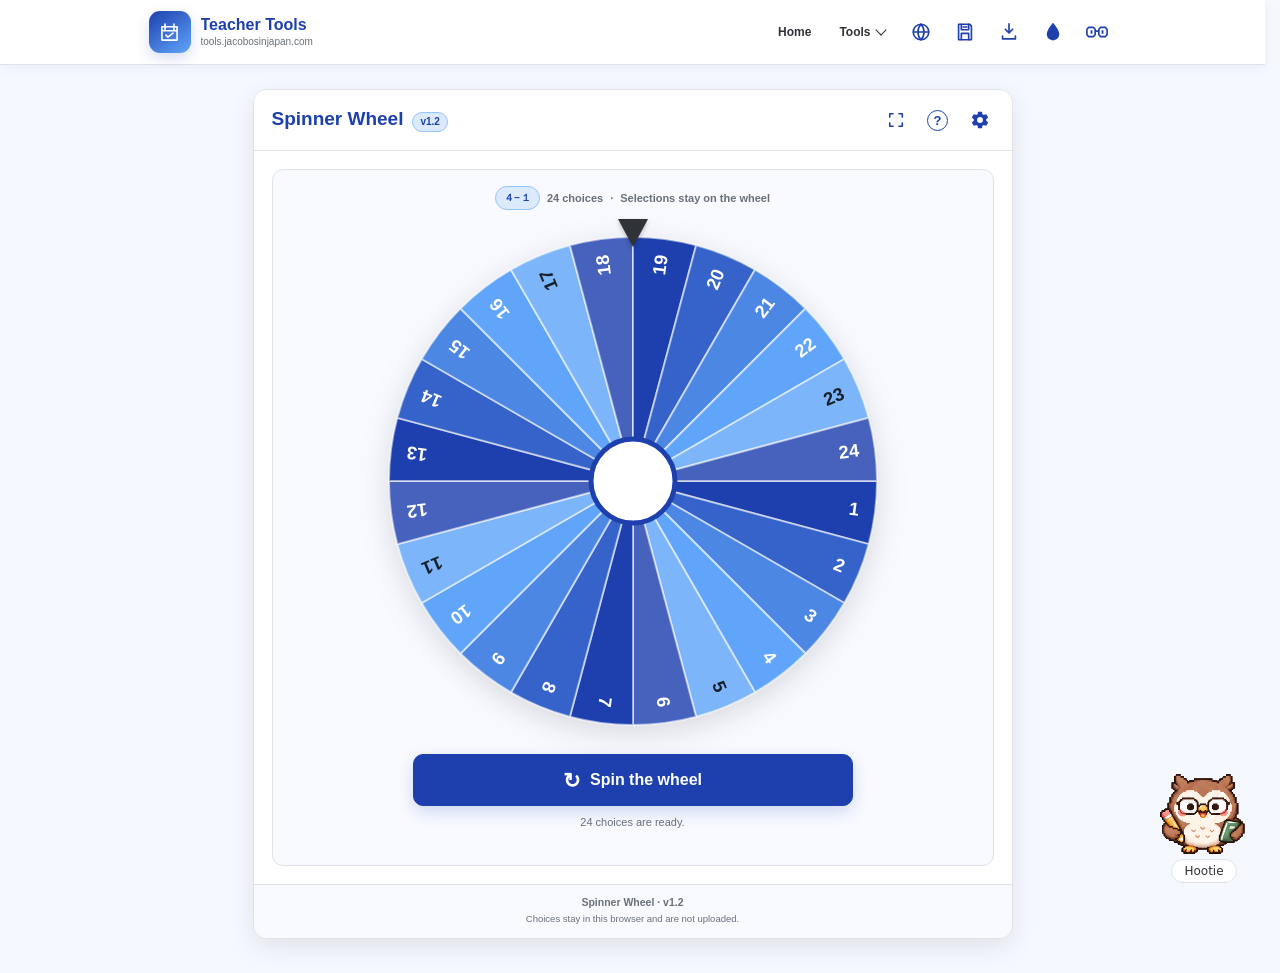
<file: spinner/index.html>
<!DOCTYPE html>
<!--
Spinner Wheel · Teacher Tools
Copyright © 2026. All rights reserved.

-->
<html lang="en">
<head>
    <meta charset="UTF-8">
    <meta name="viewport" content="width=device-width, initial-scale=1.0">
    <meta name="color-scheme" content="light dark">
    <meta name="description" content="A classroom-friendly spinner for random numbers, names, and custom choices.">
    <title>Spinner Wheel · Teacher Tools</title>

    <!-- TEACHER-TOOLS:FAVICON:START -->
    <link rel="icon" type="image/svg+xml" href="data:image/svg+xml,%3Csvg%20xmlns%3D%22http%3A%2F%2Fwww.w3.org%2F2000%2Fsvg%22%20viewBox%3D%220%200%2032%2032%22%3E%3Crect%20width%3D%2232%22%20height%3D%2232%22%20rx%3D%227%22%20fill%3D%22%232563eb%22%2F%3E%3Cg%20fill%3D%22none%22%20stroke%3D%22%23fff%22%20stroke-width%3D%222%22%20stroke-linecap%3D%22round%22%20stroke-linejoin%3D%22round%22%3E%3Cstyle%3E.fill%7Bfill%3A%23bfdbfe%3Bstroke%3A%23fff%7D%3C%2Fstyle%3E%3Cpath%20class%3D%22fill%22%20d%3D%22M16%2016V6a10%2010%200%200%201%207.1%202.9ZM16%2016h10a10%2010%200%200%201-2.9%207.1ZM16%2016v10a10%2010%200%200%201-7.1-2.9ZM16%2016H6a10%2010%200%200%201%202.9-7.1Z%22%2F%3E%3Ccircle%20cx%3D%2216%22%20cy%3D%2216%22%20r%3D%2210%22%2F%3E%3Cpath%20d%3D%22M16%206v20M6%2016h20M8.9%208.9l14.2%2014.2M23.1%208.9%208.9%2023.1%22%2F%3E%3C%2Fg%3E%3C%2Fsvg%3E">
<!-- TEACHER-TOOLS:FAVICON:END -->
    <!-- TEACHER-TOOLS:THEME-BOOTSTRAP:START -->
    <script>
        (() => {
            const key = "teacherTools.sitePreferences.v1";
            const languageKey = "teacherTools.siteLanguage.v1";
            const themes = ["ocean-blue", "color-pop", "pretty-in-pink", "true-dark", "custom"];
            const themeColors = { "ocean-blue": "#1e40af", "color-pop": "#8b5cf6", "pretty-in-pink": "#db2777", "true-dark": "#15191e" };
            let browserThemeColor = themeColors["ocean-blue"];

            try {
                const saved = JSON.parse(localStorage.getItem(key));
                const theme = saved && themes.includes(saved.theme) ? saved.theme : "ocean-blue";
                browserThemeColor = themeColors[theme] || browserThemeColor;
                if (theme !== "ocean-blue") document.documentElement.setAttribute("data-theme", theme);
                if (theme === "custom") {
                    const valid = value => /^#[0-9a-f]{6}$/i.test(value || "");
                    const colors = {
                        primary: valid(saved.customColors?.primary) ? saved.customColors.primary.toLowerCase() : "#2563eb",
                        secondary: valid(saved.customColors?.secondary) ? saved.customColors.secondary.toLowerCase() : "#7c3aed",
                        background: valid(saved.customColors?.background) ? saved.customColors.background.toLowerCase() : "#f5f8ff"
                    };
                    browserThemeColor = colors.primary;
                    const rgb = hex => [1, 3, 5].map(index => parseInt(hex.slice(index, index + 2), 16));
                    const hex = values => `#${values.map(value => Math.round(value).toString(16).padStart(2, "0")).join("")}`;
                    const mix = (a, b, amount) => hex(rgb(a).map((value, index) => value + (rgb(b)[index] - value) * amount));
                    const lum = value => { const channels = rgb(value).map(item => { const part = item / 255; return part <= .04045 ? part / 12.92 : ((part + .055) / 1.055) ** 2.4; }); return .2126 * channels[0] + .7152 * channels[1] + .0722 * channels[2]; };
                    const contrastText = value => 1.05 / (lum(value) + .05) >= (lum(value) + .05) / .05 ? "#ffffff" : "#111827";
                    const dark = lum(colors.background) < .3, surface = mix(colors.background, "#ffffff", dark ? .075 : .88), panel = mix(colors.background, surface, dark ? .42 : .68), text = dark ? "#f3f6fa" : "#24282d";
                    const tokens = { "--accent": colors.primary, "--accent-secondary": colors.secondary, "--accent-soft": mix(colors.primary, surface, dark ? .78 : .84), "--accent-border": mix(colors.primary, surface, dark ? .52 : .58), "--focus-ring": `${colors.primary}3d`, "--accent-contrast": contrastText(colors.primary), "--text": text, "--muted": mix(text, surface, dark ? .48 : .42), "--line": mix(text, surface, dark ? .79 : .86), "--bg": colors.background, "--surface": surface, "--panel": panel, "--danger": dark ? "#ff7676" : "#d93025", "--warning-bg": dark ? mix("#332b12", surface, .12) : "#fff8e1", "--warning-border": dark ? "#8a7125" : "#f5d67b", "--warning-text": dark ? "#ffe08a" : "#6f5200", "--tooltip-text": contrastText(colors.primary), "--custom-color-scheme": dark ? "dark" : "light" };
                    Object.entries(tokens).forEach(([name, value]) => document.documentElement.style.setProperty(name, value));
                }
            } catch (error) {
                // Ocean Blue remains the safe default when storage is unavailable.
            }

            let themeColorMeta = document.querySelector('meta[name="theme-color"]');
            if (!themeColorMeta) {
                themeColorMeta = document.createElement("meta");
                themeColorMeta.name = "theme-color";
                document.head.appendChild(themeColorMeta);
            }
            themeColorMeta.content = browserThemeColor;

            try {
                const saved = JSON.parse(localStorage.getItem(languageKey));
                document.documentElement.lang = saved && ["en", "ja"].includes(saved.language)
                    ? saved.language
                    : "en";
            } catch (error) {
                document.documentElement.lang = "en";
            }
        })();
    </script>
<!-- TEACHER-TOOLS:THEME-BOOTSTRAP:END -->

    <style>
        /* TEACHER-TOOLS:SHARED-STYLES:START */
        /*
         * Teacher Tools canonical theme tokens.
         * This file is embedded into registered Workbench pages by the shared UI sync.
         * Published applets remain self-contained and never load this file at runtime.
         */

        :root {
            color-scheme: light;
            --accent: #1e40af;
            --accent-secondary: #60a5fa;
            --accent-soft: #dbeafe;
            --accent-border: #93c5fd;
            --focus-ring: rgba(30, 64, 175, 0.18);
            --text: #2f3337;
            --muted: #697078;
            --line: #dfe3e8;
            --bg: #f5f8ff;
            --surface: #ffffff;
            --panel: #f8faff;
            --danger: #d93025;
            --warning-bg: #fff8e1;
            --warning-border: #f5d67b;
            --warning-text: #6f5200;
            --tooltip-text: #ffffff;
        }

        html[data-theme="color-pop"] {
            --accent: #8b5cf6;
            --accent-secondary: #fbbf24;
            --accent-soft: #e9d5ff;
            --accent-border: #c4b5fd;
            --focus-ring: rgba(139, 92, 246, 0.18);
            --bg: #faf8ff;
            --panel: #fcfaff;
        }

        html[data-theme="pretty-in-pink"] {
            --accent: #db2777;
            --accent-secondary: #dd79a5;
            --accent-soft: #fce7f3;
            --accent-border: #f9a8d4;
            --focus-ring: rgba(219, 39, 119, 0.18);
            --bg: #fff8fb;
            --panel: #fffafd;
        }

        html[data-theme="true-dark"] {
            color-scheme: dark;
            --accent: #8ab4f8;
            --accent-secondary: #c4a7ff;
            --accent-soft: #18263c;
            --accent-border: #35557e;
            --focus-ring: rgba(138, 180, 248, 0.24);
            --text: #eef2f7;
            --muted: #a9b1bc;
            --line: #30363d;
            --bg: #000000;
            --surface: #0d0f12;
            --panel: #15191e;
            --danger: #ff7676;
            --warning-bg: #332b12;
            --warning-border: #8a7125;
            --warning-text: #ffe08a;
            --tooltip-text: #07101d;
        }

        html[data-theme="custom"] { color-scheme: var(--custom-color-scheme, light); }

        /* Global Teacher Tools page foundation */
        * { box-sizing: border-box; }

        html,
        body {
            min-height: 100%;
            margin: 0;
        }

        html { scrollbar-gutter: stable; }

        body {
            background: var(--bg);
            color: var(--text);
            font-family: -apple-system, BlinkMacSystemFont, "Segoe UI", Roboto, sans-serif;
            transition: background-color 180ms ease, color 180ms ease;
        }

        body.modal-open { overflow: hidden; }

        button,
        input,
        select,
        textarea { font: inherit; }

        button { -webkit-tap-highlight-color: transparent; }

        a:focus-visible,
        button:focus-visible,
        input:focus-visible,
        select:focus-visible,
        textarea:focus-visible,
        [tabindex]:focus-visible {
            outline: 2px solid var(--accent);
            outline-offset: 2px;
        }

        /* Shared Teacher Tools header */
        .site-header {
            position: sticky;
            top: 0;
            z-index: 100;
            background: var(--surface);
            border-bottom: 1px solid var(--line);
            box-shadow: 0 2px 12px rgba(0, 0, 0, 0.05);
        }
         .site-header-inner {
            position: relative;
            width: min(1000px, 100%);
            min-height: 64px;
            margin: 0 auto;
            padding: 9px 16px;
            display: flex;
            align-items: center;
            justify-content: space-between;
            gap: 18px;
        }
         .site-brand {
            min-width: 0;
            display: inline-flex;
            align-items: center;
            gap: 10px;
            color: inherit;
            text-decoration: none;
        }
         .site-brand-mark {
            width: 42px;
            height: 42px;
            flex: 0 0 42px;
            display: grid;
            place-items: center;
            color: #ffffff;
            background: linear-gradient(145deg, var(--accent), var(--accent-secondary));
            border-radius: 11px;
            box-shadow: 0 5px 14px var(--focus-ring);
        }
         html[data-theme="true-dark"] .site-brand-mark,
        html[data-theme="true-dark"] .button-primary { color: #07101d; }
         .site-brand-mark svg {
            width: 25px;
            height: 25px;
            fill: none;
            stroke: currentColor;
            stroke-width: 1.8;
            stroke-linecap: round;
            stroke-linejoin: round;
        }
         .site-brand-copy { min-width: 0; display: grid; gap: 1px; }
         .site-brand-title {
            overflow: hidden;
            color: var(--accent);
            font-size: 16px;
            font-weight: 750;
            line-height: 1.15;
            text-overflow: ellipsis;
            white-space: nowrap;
        }
         .site-brand-domain {
            overflow: hidden;
            color: var(--muted);
            font-size: 10px;
            line-height: 1.2;
            text-overflow: ellipsis;
            white-space: nowrap;
        }
         .site-nav,
        .site-header-actions { display: flex; align-items: center; gap: 4px; }
         .site-nav-link,
        .site-menu-toggle,
        .site-mobile-toggle {
            min-height: 40px;
            display: inline-flex;
            align-items: center;
            justify-content: center;
            gap: 6px;
            padding: 8px 11px;
            color: var(--text);
            background: transparent;
            border: 1px solid transparent;
            border-radius: 8px;
            font-size: 12px;
            font-weight: 650;
            line-height: 1;
            text-decoration: none;
            cursor: pointer;
        }
         .site-nav-link:hover,
        .site-menu-toggle:hover,
        .site-menu-toggle[aria-expanded="true"],
        .site-mobile-toggle:hover,
        .site-mobile-toggle[aria-expanded="true"] {
            color: var(--accent);
            background: var(--accent-soft);
            border-color: var(--accent-border);
        }
         .site-language-button,
         .site-data-button,
        .site-install-button,
        .site-settings-button {
            width: 40px;
            height: 40px;
            flex: 0 0 40px;
            display: inline-flex;
            align-items: center;
            justify-content: center;
            padding: 0;
            color: var(--accent);
            background: transparent;
            border: 1px solid transparent;
            border-radius: 50%;
            text-decoration: none;
            cursor: pointer;
            transition: color 180ms ease;
        }
         .site-language-button:hover,
        .site-language-button[aria-expanded="true"],
        .site-data-button:hover,
        .site-data-button[aria-expanded="true"],
        .site-install-button:hover,
        .site-settings-button:hover,
        .site-settings-button[aria-expanded="true"] { color: var(--accent-secondary); }
        .site-language-button svg,
        .site-data-button svg,
        .site-install-button svg {
            width: 22px;
            height: 22px;
            fill: none;
            stroke: currentColor;
            stroke-width: 1.8;
            stroke-linecap: round;
            stroke-linejoin: round;
        }

        .site-hootie-button.is-loading {
            visibility: hidden;
            pointer-events: none;
        }
         .site-settings-button svg {
            width: 24px;
            height: 24px;
            fill: currentColor;
        }
         .settings-icon {
            width: 20px;
            height: 20px;
            fill: currentColor;
            transform-origin: center;
            transition: transform 260ms ease;
        }
         .icon-button:hover .settings-icon,
        .icon-button:focus-visible .settings-icon { transform: rotate(45deg); }
         .site-menu-chevron {
            width: 8px;
            height: 8px;
            border-right: 1.5px solid currentColor;
            border-bottom: 1.5px solid currentColor;
            transform: translateY(-2px) rotate(45deg);
            transition: transform 180ms ease;
        }
         .site-menu-toggle[aria-expanded="true"] .site-menu-chevron {
            transform: translateY(2px) rotate(225deg);
        }
         .site-mobile-toggle { width: 42px; height: 40px; padding: 0; display: none; line-height: 0; }
         .site-mobile-toggle svg {
            width: 22px;
            height: 22px;
            display: block;
            fill: none;
            stroke: currentColor;
            stroke-width: 2;
            stroke-linecap: round;
        }
         .site-tools-menu,
         .site-language-panel,
        .site-data-panel,
        .site-theme-panel {
            position: absolute;
            right: 16px;
            z-index: 120;
            top: calc(100% - 5px);
            background: var(--surface);
            border: 1px solid var(--line);
            border-radius: 11px;
            box-shadow: 0 16px 38px rgba(0, 0, 0, 0.18);
        }
         .site-tools-menu { width: min(300px, calc(100vw - 32px)); padding: 7px; }
        .site-data-panel { z-index: 121; box-sizing: border-box; width: min(420px, calc(100vw - 32px)); max-width: calc(100vw - 32px); max-height: min(720px, calc(100vh - 92px)); overflow-x: hidden; overflow-y: auto; padding: 13px; }
        .site-language-panel { z-index: 121; width: min(340px, calc(100vw - 32px)); padding: 13px; }
        .site-theme-panel { z-index: 121; width: min(340px, calc(100vw - 32px)); padding: 13px; }
        .site-tools-menu[hidden], .site-language-panel[hidden], .site-data-panel[hidden], .site-theme-panel[hidden] { display: none; }
         .site-menu-label {
            padding: 6px 9px 5px;
            color: var(--muted);
            font-size: 9px;
            font-weight: 750;
            letter-spacing: 0.08em;
            text-transform: uppercase;
        }
         .site-menu-item {
            width: 100%;
            display: grid;
            grid-template-columns: 30px minmax(0, 1fr) auto;
            align-items: center;
            gap: 9px;
            padding: 8px 9px;
            color: var(--text);
            background: transparent;
            border: 0;
            border-radius: 8px;
            text-align: left;
            text-decoration: none;
        }
         a.site-menu-item:hover,
        .site-menu-item[aria-current="page"] { background: var(--accent-soft); }
        .site-menu-item[aria-disabled="true"] { opacity: 0.72; cursor: default; }
        .site-menu-home { display: none; }
         .site-menu-icon {
            width: 30px;
            height: 30px;
            display: grid;
            place-items: center;
            color: var(--accent);
            background: var(--accent-soft);
            border-radius: 7px;
            font-size: 14px;
        }
         .site-menu-icon svg {
            width: 20px;
            height: 20px;
            display: block;
            fill: none;
            stroke: currentColor;
            stroke-width: 1.7;
            stroke-linecap: round;
            stroke-linejoin: round;
        }
         .site-menu-icon .icon-fill {
            fill: currentColor;
            stroke: none;
        }
         .site-menu-name { display: block; font-size: 12px; font-weight: 700; }
         .site-menu-description {
            display: block;
            margin-top: 1px;
            color: var(--muted);
            font-size: 9.5px;
            font-weight: 500;
            line-height: 1.3;
        }
         .site-menu-status { color: var(--muted); font-size: 8.5px; font-weight: 700; }
         .site-language-header,
        .site-data-header,
        .site-theme-header {
            display: flex;
            align-items: center;
            justify-content: space-between;
            gap: 12px;
            margin-bottom: 3px;
        }
         .site-language-title,
        .site-data-title,
        .site-theme-title { margin: 0; font-size: 14px; }
         .site-language-close,
        .site-data-close,
        .site-theme-close,
        .close-button {
            width: 34px;
            height: 34px;
            display: inline-flex;
            align-items: center;
            justify-content: center;
            padding: 0;
            color: var(--muted);
            background: transparent;
            border: 0;
            border-radius: 7px;
            font-size: 22px;
            line-height: 1;
            cursor: pointer;
        }
         .site-language-close:hover,
        .site-data-close:hover,
        .site-theme-close:hover,
        .close-button:hover { color: var(--text); background: var(--panel); }
         .site-language-help,
        .site-data-help,
        .site-theme-help {
            margin: 0 0 11px;
            color: var(--muted);
            font-size: 10.5px;
            line-height: 1.45;
        }
        .site-language-label {
            display: block;
            margin: 0 0 5px;
            color: var(--text);
            font-size: 10.5px;
            font-weight: 700;
        }
        .site-language-select {
            width: 100%;
            min-height: 40px;
            padding: 8px 34px 8px 10px;
            color: var(--text);
            background: var(--surface);
            border: 1px solid var(--line);
            border-radius: 8px;
            font-size: 12px;
        }
        .site-language-select:hover { border-color: var(--accent-border); }
        .site-language-note {
            margin: 9px 0 0;
            color: var(--muted);
            font-size: 9.5px;
            line-height: 1.45;
        }
        .site-data-tabs {
            display: grid;
            grid-template-columns: repeat(3, minmax(0, 1fr));
            gap: 4px;
            margin: 8px 0 13px;
            padding: 4px;
            background: var(--panel);
            border: 1px solid var(--line);
            border-radius: 10px;
        }
        .site-data-tab {
            min-width: 0;
            min-height: 34px;
            padding: 6px 5px;
            color: var(--muted);
            background: transparent;
            border: 1px solid transparent;
            border-radius: 7px;
            font-size: 9.5px;
            font-weight: 750;
            cursor: pointer;
        }
        .site-data-tab:hover { color: var(--text); }
        .site-data-tab[aria-selected="true"] {
            color: var(--accent);
            background: var(--surface);
            border-color: var(--accent-border);
            box-shadow: 0 1px 3px rgba(0, 0, 0, .06);
        }
        .site-data-tab:focus-visible {
            outline: 2px solid var(--accent);
            outline-offset: 1px;
        }
        .site-data-tab-panel[hidden] { display: none; }
        .site-data-tab-panel > .site-data-help:first-child { margin-top: 0; }
         .site-data-summary {
            display: grid;
            gap: 5px;
            margin: 0 0 11px;
            padding: 0;
            list-style: none;
        }
        .site-data-summary-item {
            display: flex;
            align-items: center;
            justify-content: space-between;
            gap: 10px;
            min-height: 30px;
            padding: 6px 8px;
            background: var(--panel);
            border: 1px solid var(--line);
            border-radius: 7px;
            font-size: 10.5px;
        }
        .site-data-summary-selection {
            min-width: 0;
            display: inline-flex;
            align-items: center;
            gap: 8px;
            cursor: pointer;
        }
        .site-data-checkbox {
            width: 16px;
            height: 16px;
            flex: 0 0 auto;
            margin: 0;
            accent-color: var(--accent);
            cursor: pointer;
        }
        .site-data-checkbox:disabled { cursor: default; opacity: 0.55; }
         .site-data-summary-state {
            flex: 0 0 auto;
            color: var(--muted);
            font-size: 8.5px;
            font-weight: 750;
            letter-spacing: 0.03em;
            text-transform: uppercase;
        }
         .site-data-summary-state.saved { color: var(--accent); }
         .site-data-summary-state.invalid { color: var(--danger); }
         .site-data-actions {
            display: grid;
            grid-template-columns: repeat(2, minmax(0, 1fr));
            gap: 8px;
        }
         .site-data-action {
            min-height: 38px;
            padding: 8px 10px;
            color: var(--text);
            background: var(--surface);
            border: 1px solid var(--line);
            border-radius: 8px;
            font-size: 10.5px;
            font-weight: 700;
            cursor: pointer;
        }
        .site-data-action:hover { color: var(--accent); border-color: var(--accent-border); }
        .site-data-action:disabled,
        .site-data-action:disabled:hover {
            color: var(--muted);
            background: var(--panel);
            border-color: var(--line);
            filter: none;
            cursor: not-allowed;
        }
         .site-data-action-primary {
            color: #ffffff;
            background: var(--accent);
            border-color: var(--accent);
        }
         .site-data-action-primary:hover { color: #ffffff; filter: brightness(0.96); }
         html[data-theme="true-dark"] .site-data-action-primary,
        html[data-theme="true-dark"] .site-data-action-primary:hover { color: #07101d; }
         .site-data-file {
            position: absolute;
            width: 1px;
            height: 1px;
            overflow: hidden;
            clip: rect(0 0 0 0);
            white-space: nowrap;
        }
         .site-data-note {
            margin: 10px 0 0;
            color: var(--muted);
            font-size: 9.5px;
            line-height: 1.45;
        }
         .site-data-status {
            min-height: 15px;
            margin: 7px 0 0;
            color: var(--muted);
            font-size: 9.5px;
            font-weight: 650;
            line-height: 1.4;
        }
         .site-data-status.error { color: var(--danger); }
        .site-linked-data-heading {
            display: flex;
            align-items: center;
            gap: 7px;
        }
        .site-linked-data-heading h3 { margin: 0; font-size: 11.5px; }
        .site-beta-badge {
            padding: 2px 5px;
            color: var(--accent);
            background: var(--accent-soft);
            border: 1px solid var(--accent-border);
            border-radius: 999px;
            font-size: 7.5px;
            font-weight: 800;
            letter-spacing: .08em;
        }
        .site-linked-data-file {
            margin: 8px 0;
            padding: 7px 8px;
            overflow-wrap: anywhere;
            color: var(--text);
            background: var(--panel);
            border: 1px solid var(--line);
            border-radius: 7px;
            font-size: 9.5px;
            font-weight: 700;
        }
        .site-linked-data-last-saved {
            margin: -2px 1px 8px;
            color: var(--muted);
            font-size: 9px;
            font-weight: 650;
        }
        .site-linked-data-permission {
            margin: -1px 0 8px;
            padding: 7px 8px;
            color: var(--text);
            background: var(--accent-soft);
            border-left: 3px solid var(--accent);
            border-radius: 5px;
            font-size: 9.5px;
            line-height: 1.45;
        }
        .site-linked-data-actions {
            display: grid;
            grid-template-columns: repeat(2, minmax(0, 1fr));
            gap: 7px;
        }
        .site-linked-data-actions > * { min-width: 0; }
        .site-linked-data-disconnect { grid-column: 1 / -1; }
        .site-google-sync-state {
            display: grid;
            gap: 3px;
            margin: 10px 0;
            padding: 10px;
            color: var(--muted);
            background: var(--panel);
            border: 1px solid var(--line);
            border-radius: 8px;
            font-size: 9.5px;
            line-height: 1.4;
        }
        .site-google-sync-state strong { color: var(--text); font-size: 10.5px; }
        .site-google-sync-connect { width: 100%; }
         .site-theme-options {
            display: grid;
            grid-template-columns: repeat(2, minmax(0, 1fr));
            gap: 8px;
        }
         .site-theme-option {
            --theme-primary: #1e40af;
            --theme-secondary: #60a5fa;
            --theme-light: #dbeafe;
            position: relative;
            display: grid;
            gap: 6px;
            padding: 7px;
            border: 1px solid var(--line);
            border-radius: 8px;
            cursor: pointer;
        }
         .site-theme-option:hover,
        .site-theme-option.selected { border-color: var(--theme-primary); }
         .site-theme-option.selected {
            box-shadow: 0 0 0 2px color-mix(in srgb, var(--theme-primary) 18%, transparent);
        }
         .site-theme-option input { position: absolute; opacity: 0; pointer-events: none; }
        .site-theme-option:focus-within { outline: 2px solid var(--theme-primary); outline-offset: 2px; }
         .site-theme-preview {
            height: 25px;
            display: flex;
            overflow: hidden;
            border: 1px solid color-mix(in srgb, var(--theme-primary) 25%, transparent);
            border-radius: 5px;
        }
         .site-theme-preview span:nth-child(1) { flex: 1.35; background: var(--theme-primary); }
        .site-theme-preview span:nth-child(2) { flex: 0.8; background: var(--theme-secondary); }
        .site-theme-preview span:nth-child(3) { flex: 1; background: var(--theme-light); }
         .site-theme-name {
            overflow: hidden;
            color: var(--text);
            font-size: 9.5px;
            font-weight: 700;
            text-align: center;
            text-overflow: ellipsis;
            white-space: nowrap;
        }
         .site-theme-option[data-theme-option="color-pop"] {
            --theme-primary: #8b5cf6; --theme-secondary: #fbbf24; --theme-light: #e9d5ff;
        }
         .site-theme-option[data-theme-option="pretty-in-pink"] {
            --theme-primary: #db2777; --theme-secondary: #dd79a5; --theme-light: #fce7f3;
        }
        .site-theme-option[data-theme-option="true-dark"] {
            --theme-primary: #8ab4f8; --theme-secondary: #c4a7ff; --theme-light: #0d0f12;
        }
        .site-theme-option[data-theme-option="custom"] {
            --theme-primary: var(--custom-preview-primary, #2563eb);
            --theme-secondary: var(--custom-preview-secondary, #7c3aed);
            --theme-light: var(--custom-preview-background, #f5f8ff);
        }
        .site-custom-theme-controls {
            margin-top: 10px;
            padding-top: 10px;
            border-top: 1px solid var(--line);
        }
        .site-custom-theme-controls[hidden] { display: none; }
        .site-custom-theme-pickers { display: grid; grid-template-columns: repeat(3, minmax(0, 1fr)); gap: 7px; }
        .site-custom-theme-pickers label { display: grid; gap: 4px; color: var(--muted); font-size: 9.5px; font-weight: 700; text-align: center; }
        .site-custom-theme-pickers input[type="color"] { width: 100%; height: 34px; padding: 3px; background: var(--surface); border: 1px solid var(--line); border-radius: 7px; cursor: pointer; }
        .site-custom-theme-reset { width: 100%; min-height: 32px; margin-top: 8px; color: var(--accent); background: var(--surface); border: 1px solid var(--accent-border); border-radius: 7px; font: inherit; font-size: 9.5px; font-weight: 700; cursor: pointer; }
        .site-custom-theme-reset:hover { background: var(--accent-soft); }
        .site-custom-theme-note { margin: 7px 0 0; color: var(--muted); font-size: 9px; line-height: 1.4; }
        html[data-theme="custom"] .button-primary,
        html[data-theme="custom"] .primary { color: var(--accent-contrast) !important; }
        html[data-theme="custom"] .site-brand-mark { color: var(--accent-contrast); }

        /* Shared contextual help */
        .field-label-row,
        .section-heading-row,
        .mode-heading-row {
            display: flex;
            align-items: center;
            justify-content: space-between;
            gap: 8px;
        }

        .field-label-row {
            justify-content: flex-start;
            min-height: 15px;
        }

        .field-label-row > label,
        .field-label-row > .field-label { margin-block: 0; }

        .tooltip-trigger {
            width: 13px;
            height: 13px;
            flex: 0 0 13px;
            align-self: center;
            display: inline-grid;
            place-items: center;
            padding: 0;
            color: var(--accent);
            background: color-mix(in srgb, var(--accent-soft) 35%, var(--surface));
            border: 1px solid var(--accent-border);
            border-radius: 50%;
            font-family: Georgia, "Times New Roman", serif;
            font-size: 8.5px;
            font-weight: 750;
            line-height: 11px;
            cursor: help;
        }

        .tooltip-trigger:hover,
        .tooltip-trigger:focus-visible,
        .tooltip-trigger[aria-expanded="true"] {
            color: var(--accent-secondary);
            background: var(--accent-soft);
            border-color: var(--accent-secondary);
        }

        .teacher-tools-tooltip {
            --tooltip-arrow-left: 50%;
            --tooltip-background: var(--accent);
            --tooltip-border-color: var(--accent-border);
            --tooltip-foreground: var(--tooltip-text);
            position: fixed;
            z-index: 400;
            width: max-content;
            min-width: min(170px, calc(100vw - 24px));
            max-width: min(300px, calc(100vw - 24px));
            pointer-events: none;
        }

        .teacher-tools-tooltip[hidden] { display: none; }

        .teacher-tools-tooltip-content {
            max-height: calc(100dvh - 24px);
            overflow-y: auto;
            padding: 8px 10px;
            color: var(--tooltip-foreground);
            background: var(--tooltip-background);
            border: 1px solid var(--tooltip-border-color);
            border-radius: 8px;
            box-shadow: 0 8px 24px rgba(0, 0, 0, 0.22);
            font-size: 11px;
            font-weight: 500;
            line-height: 1.45;
            overflow-wrap: anywhere;
            white-space: normal;
        }

        .teacher-tools-tooltip::before {
            content: "";
            position: absolute;
            left: var(--tooltip-arrow-left);
            width: 9px;
            height: 9px;
            background: var(--tooltip-background);
            border: 1px solid var(--tooltip-border-color);
            transform: translateX(-50%) rotate(45deg);
        }

        .teacher-tools-tooltip[data-placement="below"]::before {
            top: -5px;
            border-right: 0;
            border-bottom: 0;
        }

        .teacher-tools-tooltip[data-placement="above"]::before {
            bottom: -5px;
            border-left: 0;
            border-top: 0;
        }

        .teacher-tools-tooltip.warning {
            --tooltip-background: var(--warning-text);
            --tooltip-border-color: var(--warning-border);
            --tooltip-foreground: var(--warning-bg);
        }

        /* Shared input and optional-mode patterns */
        .section-card,
        .mode-panel {
            padding: 15px;
            background: var(--panel);
            border: 1px solid var(--line);
            border-radius: 10px;
        }

        .section-card + .section-card,
        .section-card + .mode-panel,
        .mode-panel + .section-card { margin-top: 14px; }

        .section-heading {
            margin: 0;
            font-size: 14px;
            line-height: 1.3;
        }

        .section-copy {
            margin: 4px 0 12px;
            color: var(--muted);
            font-size: 11px;
            line-height: 1.45;
        }

        .control-grid {
            display: grid;
            grid-template-columns: repeat(2, minmax(0, 1fr));
            gap: 12px;
        }

        .field-full { grid-column: 1 / -1; }

        .checkbox-control,
        .mode-switch {
            display: inline-flex;
            align-items: center;
            gap: 8px;
            margin: 0;
            color: var(--text);
            font-size: 11.5px;
            font-weight: 650;
            cursor: pointer;
            user-select: none;
        }

        .mode-switch-group {
            flex: 0 0 auto;
            display: inline-flex;
            align-items: center;
            gap: 7px;
        }

        .checkbox-control input { accent-color: var(--accent); }

        .mode-panel {
            transition: background-color 180ms ease, border-color 180ms ease, box-shadow 180ms ease;
        }

        .mode-panel.active {
            color: var(--warning-text);
            background: var(--warning-bg);
            border-color: var(--warning-border);
            box-shadow: 0 0 0 1px color-mix(in srgb, var(--warning-border) 24%, transparent);
        }

        .mode-panel.active .section-copy,
        .mode-panel.active .helper-text { color: var(--warning-text); }

        .mode-panel.active .mode-switch,
        .mode-panel.active .field-label { color: var(--warning-text); }

        .mode-panel.active .tooltip-trigger {
            color: var(--warning-text);
            background: color-mix(in srgb, var(--warning-bg) 70%, var(--surface));
            border-color: var(--warning-border);
        }

        .mode-switch input {
            position: absolute;
            opacity: 0;
            pointer-events: none;
        }

        .mode-switch-track {
            position: relative;
            width: 42px;
            height: 23px;
            flex: 0 0 42px;
            background: color-mix(in srgb, var(--muted) 38%, var(--surface));
            border-radius: 999px;
            transition: background-color 180ms ease;
        }

        .mode-switch-track::after {
            content: "";
            position: absolute;
            top: 2px;
            left: 2px;
            width: 19px;
            height: 19px;
            background: var(--surface);
            border-radius: 50%;
            box-shadow: 0 1px 4px rgba(0, 0, 0, 0.25);
            transition: transform 180ms ease;
        }

        .mode-switch input:checked + .mode-switch-track { background: #e6a536; }
        .mode-switch input:checked + .mode-switch-track::after { transform: translateX(19px); }
        .mode-switch input:focus-visible + .mode-switch-track { outline: 2px solid var(--accent); outline-offset: 2px; }
        html[data-theme="true-dark"] .mode-switch-track::after { background: #f3f5f7; }

        .mode-details {
            margin-top: 13px;
            padding-top: 13px;
            border-top: 1px solid var(--warning-border);
        }

        .mode-details[hidden] { display: none; }

        .disclosure-button {
            min-height: 36px;
            display: inline-flex;
            align-items: center;
            gap: 6px;
            padding: 5px 0;
            color: var(--accent);
            background: transparent;
            border: 0;
            font-size: 11.5px;
            font-weight: 700;
            cursor: pointer;
        }

        .disclosure-indicator { transition: transform 180ms ease; }
        .disclosure-button[aria-expanded="true"] .disclosure-indicator { transform: rotate(45deg); }
        .disclosure-panel { margin-top: 9px; }
        .disclosure-panel[hidden] { display: none; }

        /* Canonical applet identity and Getting Started treatment. */
        body .app-shell .app-header .version-badge {
            flex: 0 0 auto;
            padding: 3px 7px;
            color: var(--accent);
            background: var(--accent-soft);
            border: 1px solid var(--accent-border);
            border-radius: 999px;
            font-size: 10px;
            font-weight: 750;
            line-height: 1.2;
            white-space: nowrap;
        }

        body .app-shell .app-header .help-button-mark {
            width: 21px;
            height: 21px;
            display: inline-grid;
            place-items: center;
            border: 1.8px solid currentColor;
            border-radius: 50%;
            font-size: 13px;
            font-weight: 800;
            line-height: 1;
        }

        body .app-shell .app-header .icon-button {
            width: 40px;
            height: 40px;
            flex: 0 0 40px;
            display: inline-flex;
            align-items: center;
            justify-content: center;
            padding: 0;
            color: var(--accent);
            background: transparent;
            border: 0;
            border-radius: 50%;
            cursor: pointer;
            transition: color 180ms ease;
        }

        body .app-shell .app-header .icon-button:hover,
        body .app-shell .app-header .icon-button:focus-visible {
            color: var(--accent-secondary);
            background: transparent;
            border-color: transparent;
        }

        #helpModal .tutorial-intro,
        #helpModal .help-intro,
        #helpModal .modal-intro,
        #tutorialModal .tutorial-intro {
            margin: 0 0 14px;
            color: var(--muted);
            font-size: 12px;
            line-height: 1.5;
        }

        #helpModal .tutorial-steps,
        #helpModal .help-steps,
        #helpModal .help-list,
        #tutorialModal .tutorial-steps {
            display: grid;
            gap: 10px;
            margin: 0;
            padding: 0;
            list-style: none;
        }

        #helpModal .tutorial-step,
        #helpModal .help-step,
        #helpModal .help-list > li,
        #tutorialModal .tutorial-step {
            display: grid;
            grid-template-columns: 30px minmax(0, 1fr);
            gap: 11px;
            align-items: start;
            padding: 12px;
            color: var(--text);
            background: var(--panel);
            border: 1px solid var(--line);
            border-radius: 9px;
        }

        #helpModal .tutorial-number,
        #helpModal .help-number,
        #tutorialModal .tutorial-number,
        #tutorialModal .tutorial-step-number {
            width: 30px;
            height: 30px;
            display: inline-grid;
            place-items: center;
            color: var(--accent);
            background: var(--accent-soft);
            border: 1px solid var(--accent-border);
            border-radius: 8px;
            font-size: 12px;
            font-weight: 800;
            line-height: 1;
        }

        #helpModal .tutorial-step h3,
        #helpModal .help-step h3,
        #helpModal .help-list h3,
        #tutorialModal .tutorial-step h3 {
            margin: 1px 0 3px;
            color: var(--text);
            font-size: 13px;
            font-weight: 750;
            line-height: 1.3;
        }

        #helpModal .tutorial-step p,
        #helpModal .help-step p,
        #helpModal .help-list p,
        #tutorialModal .tutorial-step p {
            margin: 0;
            color: var(--muted);
            font-size: 11px;
            line-height: 1.45;
        }

        #helpModal .notice,
        #helpModal .privacy-note,
        #tutorialModal .notice,
        #tutorialModal .privacy-note {
            margin: 12px 0 0;
            padding: 10px 12px;
            color: var(--warning-text);
            background: var(--warning-bg);
            border: 1px solid var(--warning-border);
            border-radius: 8px;
            font-size: 11px;
            line-height: 1.5;
        }

        #helpModal .tutorial-step .help-link,
        #tutorialModal .tutorial-step .tutorial-step-action {
            grid-column: 2;
            justify-self: start;
        }

        @media (max-width: 620px) {
            .site-header-inner { min-height: 58px; padding: 8px 10px; }
            .site-brand-mark { width: 38px; height: 38px; flex-basis: 38px; border-radius: 9px; }
            .site-brand-title { font-size: 14px; }
            .site-nav { display: none; }
            .site-mobile-toggle { display: inline-flex; }
            .site-header-actions { gap: 4px; }
            .site-language-button,
            .site-data-button,
            .site-install-button,
            .site-settings-button,
            .site-mobile-toggle { width: 36px; height: 36px; }
            .site-tools-menu,
            .site-language-panel,
            .site-data-panel,
            .site-theme-panel { top: calc(100% - 4px); right: 10px; width: calc(100vw - 20px); }
            .site-menu-home { display: grid; }
            .control-grid { grid-template-columns: 1fr; }
            .field-full { grid-column: auto; }
            .section-card,
            .mode-panel { padding: 13px; }
        }

        @media (max-width: 380px) {
            .site-brand-domain { display: none; }
            .site-header-inner { padding-inline: 7px; }
            .site-header-actions { gap: 2px; }
            .site-language-button,
            .site-data-button,
            .site-install-button,
            .site-settings-button,
            .site-mobile-toggle { width: 34px; height: 34px; }
        }
/* TEACHER-TOOLS:SHARED-STYLES:END */

        /* Spinner Wheel-specific presentation begins here. */
        .page-main { width: 100%; padding: 24px 16px 34px; }

        .app-shell {
            width: min(760px, 100%);
            margin: 0 auto;
            overflow: hidden;
            background: var(--surface);
            border: 1px solid var(--line);
            border-radius: 14px;
            box-shadow: 0 8px 26px rgba(0, 0, 0, 0.09);
        }

        .app-header {
            min-height: 56px;
            display: flex;
            align-items: center;
            justify-content: space-between;
            gap: 12px;
            padding: 10px 12px 10px 18px;
            background: var(--surface);
            border-bottom: 1px solid var(--line);
        }

        .title-wrap {
            min-width: 0;
            display: flex;
            align-items: baseline;
            flex-wrap: wrap;
            gap: 9px;
        }

        .app-title {
            margin: 0;
            color: var(--accent);
            font-size: 19px;
            font-weight: 750;
            line-height: 1.2;
        }

        .version-badge {
            padding: 2px 7px;
            color: var(--muted);
            border: 1px solid var(--line);
            border-radius: 999px;
            font-size: 10px;
            white-space: nowrap;
        }

        .app-header-actions { display: flex; align-items: center; gap: 2px; }

        .icon-button {
            width: 40px;
            height: 40px;
            flex: 0 0 40px;
            display: inline-flex;
            align-items: center;
            justify-content: center;
            padding: 0;
            color: var(--accent);
            background: transparent;
            border: 0;
            border-radius: 50%;
            cursor: pointer;
            transition: color 180ms ease, background-color 180ms ease;
        }

        .icon-button:hover { color: var(--accent-secondary); background: var(--panel); }
        .icon-button:disabled { opacity: 0.45; cursor: not-allowed; }

        .presentation-icon {
            width: 20px;
            height: 20px;
            fill: none;
            stroke: currentColor;
            stroke-width: 1.9;
            stroke-linecap: round;
            stroke-linejoin: round;
        }

        .help-button-mark {
            width: 21px;
            height: 21px;
            display: grid;
            place-items: center;
            border: 1.8px solid currentColor;
            border-radius: 50%;
            font-size: 13px;
            font-weight: 800;
            line-height: 1;
        }

        .app-main { padding: 18px; }

        .wheel-card {
            padding: 16px;
            background: var(--panel);
            border: 1px solid var(--line);
            border-radius: 11px;
        }

        .wheel-summary {
            display: flex;
            align-items: center;
            justify-content: center;
            flex-wrap: wrap;
            gap: 7px;
            margin-bottom: 11px;
            color: var(--muted);
            font-size: 11px;
            font-weight: 650;
        }

        .mode-badge {
            max-width: min(220px, 60vw);
            padding: 4px 8px;
            overflow: hidden;
            color: var(--accent);
            background: var(--accent-soft);
            border: 1px solid var(--accent-border);
            border-radius: 999px;
            font-size: 10px;
            font-weight: 800;
            letter-spacing: 0.035em;
            text-transform: uppercase;
            text-overflow: ellipsis;
            white-space: nowrap;
        }

        .wheel-stage {
            position: relative;
            width: min(100%, 520px);
            aspect-ratio: 1;
            margin: 0 auto;
            display: grid;
            place-items: center;
        }

        #wheelCanvas {
            width: 100%;
            height: 100%;
            display: block;
            filter: drop-shadow(0 8px 15px rgba(0, 0, 0, 0.13));
        }

        .wheel-pointer {
            position: absolute;
            z-index: 2;
            top: -2px;
            left: 50%;
            width: 0;
            height: 0;
            border-left: 15px solid transparent;
            border-right: 15px solid transparent;
            border-top: 28px solid var(--text);
            transform: translateX(-50%);
            filter: drop-shadow(0 2px 2px rgba(0, 0, 0, 0.25));
            pointer-events: none;
        }

        .result-card {
            position: absolute;
            z-index: 3;
            inset: 50% auto auto 50%;
            width: min(360px, 80%);
            padding: 18px 20px;
            text-align: center;
            background: color-mix(in srgb, var(--surface) 94%, transparent);
            border: 2px solid var(--accent);
            border-radius: 12px;
            box-shadow: 0 10px 30px rgba(0, 0, 0, 0.22);
            transform: translate(-50%, -50%);
            backdrop-filter: blur(5px);
        }

        .result-card[hidden] { display: none; }
        .result-label { display: block; color: var(--muted); font-size: 12px; font-weight: 800; letter-spacing: 0.09em; text-transform: uppercase; }
        .result-value { display: block; overflow-wrap: anywhere; margin: 7px 0; color: var(--accent); font-size: clamp(34px, 8vw, 54px); line-height: 1.04; }
        .result-detail { display: block; color: var(--muted); font-size: 13px; line-height: 1.35; }

        .spin-area { width: min(440px, 100%); margin: 13px auto 0; text-align: center; }

        .spin-button {
            width: 100%;
            min-height: 52px;
            display: inline-flex;
            align-items: center;
            justify-content: center;
            gap: 9px;
            padding: 11px 20px;
            color: #ffffff;
            background: var(--accent);
            border: 1px solid var(--accent);
            border-radius: 10px;
            font-size: 16px;
            font-weight: 800;
            cursor: pointer;
            box-shadow: 0 6px 16px var(--focus-ring);
        }

        html[data-theme="true-dark"] .spin-button,
        html[data-theme="true-dark"] .button-primary { color: #07101d; }
        .spin-button:hover:not(:disabled) { filter: brightness(1.05); }
        .spin-button:disabled { opacity: 0.48; cursor: not-allowed; box-shadow: none; }
        .spin-icon { font-size: 21px; line-height: 1; }

        .wheel-status {
            min-height: 34px;
            margin: 9px 0 0;
            color: var(--muted);
            font-size: 11px;
            line-height: 1.45;
        }

        .wheel-status.error { color: var(--danger); font-weight: 650; }

        .round-panel {
            margin-top: 10px;
            padding: 10px 12px;
            display: flex;
            align-items: center;
            justify-content: space-between;
            gap: 12px;
            text-align: left;
            background: var(--surface);
            border: 1px solid var(--line);
            border-radius: 8px;
        }

        .round-panel[hidden] { display: none; }
        .round-copy { color: var(--muted); font-size: 10.5px; line-height: 1.4; }

        .source-grid,
        .list-editor-grid {
            display: grid;
            grid-template-columns: repeat(2, minmax(0, 1fr));
            gap: 10px;
            margin-bottom: 12px;
        }

        .school-source-note {
            margin: -2px 0 12px;
            color: var(--muted);
            font-size: 11px;
            line-height: 1.45;
        }

        .school-source-note.warning { color: var(--warning-text); }
        .source-grid .settings-select { width: 100%; max-width: none; }
        .number-profile-heading { margin: 0 0 9px; color: var(--text); font-size: 13px; font-weight: 800; }

        .custom-bank {
            display: grid;
            grid-template-columns: minmax(150px, 0.42fr) minmax(0, 1fr);
            gap: 12px;
            align-items: start;
        }

        .custom-list-bank {
            overflow: hidden;
            border: 1px solid var(--line);
            border-radius: 9px;
            background: var(--surface);
        }

        .custom-list-bank-header {
            display: flex;
            align-items: center;
            justify-content: space-between;
            gap: 8px;
            padding: 8px 9px;
            border-bottom: 1px solid var(--line);
        }

        .custom-list-bank-header strong { font-size: 12px; }
        .custom-list-items { display: grid; max-height: 252px; overflow-y: auto; }

        .custom-list-row {
            display: grid;
            grid-template-columns: minmax(0, 1fr) auto;
            align-items: center;
            gap: 4px;
            padding: 4px;
            border-bottom: 1px solid var(--line);
        }

        .custom-list-row:last-child { border-bottom: 0; }
        .custom-list-row.active { background: var(--accent-soft); }

        .custom-list-select {
            min-width: 0;
            padding: 7px 8px;
            overflow: hidden;
            color: var(--text);
            background: transparent;
            border: 0;
            border-radius: 6px;
            font: inherit;
            font-size: 11.5px;
            font-weight: 700;
            text-align: left;
            text-overflow: ellipsis;
            white-space: nowrap;
            cursor: pointer;
        }

        .custom-list-order { display: flex; gap: 2px; }

        .order-button {
            width: 28px;
            height: 28px;
            display: grid;
            place-items: center;
            padding: 0;
            color: var(--accent);
            background: transparent;
            border: 1px solid transparent;
            border-radius: 6px;
            font-size: 14px;
            cursor: pointer;
        }

        .order-button:hover:not(:disabled) { background: var(--panel); border-color: var(--line); }
        .order-button:disabled { opacity: 0.35; cursor: not-allowed; }
        .custom-list-editor { min-width: 0; }
        .custom-list-editor textarea { min-height: 150px; }
        .custom-list-actions { display: flex; justify-content: flex-end; gap: 8px; margin-top: 10px; }

        body.presentation-open { overflow: hidden; }
        body.presentation-open .modal-backdrop { z-index: 700; }

        .app-shell.is-presenting {
            position: fixed;
            z-index: 500;
            inset: 0;
            width: 100vw;
            height: 100dvh;
            max-width: none;
            display: flex;
            flex-direction: column;
            border: 0;
            border-radius: 0;
            box-shadow: none;
        }

        .app-shell.is-presenting .app-header { flex: 0 0 auto; }
        .app-shell.is-presenting #helpOpenButton,
        .app-shell.is-presenting #settingsOpenButton { display: none; }
        .app-shell.is-presenting .app-main { flex: 1 1 auto; min-height: 0; padding: clamp(10px, 2vh, 20px); }
        .app-shell.is-presenting .app-footer { display: none; }

        .app-shell.is-presenting .wheel-card {
            width: 100%;
            height: 100%;
            min-height: 0;
            display: grid;
            grid-template-columns: minmax(0, 1fr) minmax(250px, 34vw);
            grid-template-rows: auto minmax(0, 1fr);
            align-items: center;
            gap: clamp(12px, 2.2vw, 30px);
            padding: clamp(12px, 2vw, 24px);
        }

        .app-shell.is-presenting .wheel-summary {
            grid-column: 2;
            grid-row: 1;
            align-self: end;
            margin: 0;
            font-size: clamp(12px, 1.2vw, 17px);
        }

        .app-shell.is-presenting .mode-badge { font-size: clamp(10px, 1vw, 14px); }

        .app-shell.is-presenting .wheel-stage {
            grid-column: 1;
            grid-row: 1 / span 2;
            width: auto;
            height: 100%;
            max-width: 100%;
            max-height: 100%;
            align-self: center;
            justify-self: center;
        }

        .app-shell.is-presenting .spin-area {
            grid-column: 2;
            grid-row: 2;
            align-self: center;
            width: 100%;
            margin: 0;
        }

        .app-shell.is-presenting .spin-button {
            min-height: clamp(58px, 9vh, 82px);
            font-size: clamp(18px, 2vw, 28px);
        }

        .app-shell.is-presenting .spin-icon { font-size: clamp(24px, 2.7vw, 36px); }
        .app-shell.is-presenting .wheel-status { min-height: 40px; font-size: clamp(12px, 1.15vw, 16px); }
        .app-shell.is-presenting .round-copy { font-size: clamp(11px, 1vw, 14px); }
        .app-shell.is-presenting .result-card { width: min(540px, 84%); padding: clamp(24px, 3vw, 38px); border-width: 3px; }
        .app-shell.is-presenting .result-label { font-size: clamp(14px, 1.35vw, 20px); }
        .app-shell.is-presenting .result-value { margin: 10px 0; font-size: clamp(54px, 7vw, 100px); }
        .app-shell.is-presenting .result-detail { font-size: clamp(14px, 1.35vw, 20px); }

        .button {
            min-height: 40px;
            display: inline-flex;
            align-items: center;
            justify-content: center;
            gap: 7px;
            padding: 9px 14px;
            border: 1px solid var(--accent);
            border-radius: 8px;
            font-size: 12px;
            font-weight: 750;
            text-decoration: none;
            cursor: pointer;
        }

        .button-primary { color: #ffffff; background: var(--accent); }
        .button-secondary { color: var(--accent); background: var(--accent-soft); border-color: var(--accent-border); }
        .button-neutral { color: var(--text); background: var(--surface); border-color: var(--line); }
        .button-danger { color: var(--danger); background: var(--surface); border-color: color-mix(in srgb, var(--danger) 50%, var(--line)); }
        .button:hover { filter: brightness(0.97); }
        .button:disabled { opacity: 0.5; cursor: not-allowed; }
        .button-small { min-height: 34px; padding: 6px 10px; font-size: 10.5px; }

        .app-footer {
            padding: 11px 16px 13px;
            text-align: center;
            background: var(--panel);
            border-top: 1px solid var(--line);
        }

        .footer-version { margin-bottom: 4px; color: var(--muted); font-size: 10.5px; font-weight: 700; }
        .footer-copyright { color: var(--muted); font-size: 9.5px; line-height: 1.4; }

        /* Spinner settings and help dialogs */
        .modal-backdrop {
            position: fixed;
            inset: 0;
            z-index: 200;
            display: none;
            align-items: center;
            justify-content: center;
            padding: 16px;
            background: rgba(15, 23, 42, 0.58);
        }

        .modal-backdrop.open { display: flex; }

        .modal-card {
            width: min(580px, 100%);
            max-height: min(720px, calc(100dvh - 32px));
            overflow: hidden;
            display: flex;
            flex-direction: column;
            background: var(--surface);
            border: 1px solid var(--line);
            border-radius: 12px;
            box-shadow: 0 18px 50px rgba(0, 0, 0, 0.25);
        }

        .modal-header {
            min-height: 52px;
            display: flex;
            align-items: center;
            justify-content: space-between;
            gap: 12px;
            padding: 8px 10px 8px 16px;
            border-bottom: 1px solid var(--line);
        }

        .modal-title { margin: 0; font-size: 16px; font-weight: 750; }
        .modal-content { overflow-y: auto; padding: 16px; }
        .modal-actions { display: flex; justify-content: flex-end; gap: 8px; padding: 12px 16px; border-top: 1px solid var(--line); }

        .settings-section + .settings-section {
            margin-top: 18px;
            padding-top: 16px;
            border-top: 1px solid var(--line);
        }

        .settings-heading { margin: 0 0 4px; font-size: 14px; }
        .settings-help { margin: 0 0 10px; color: var(--muted); font-size: 11px; line-height: 1.45; }

        .mode-choice {
            display: grid;
            grid-template-columns: minmax(0, 1fr) auto minmax(0, 1fr);
            align-items: center;
            gap: 10px;
            padding: 10px 12px;
            background: var(--panel);
            border: 1px solid var(--line);
            border-radius: 9px;
        }

        .mode-choice-label { color: var(--muted); font-size: 12px; font-weight: 750; }
        .mode-choice-label:first-child { text-align: right; }
        .mode-choice-label.active { color: var(--accent); }

        .switch { position: relative; width: 44px; height: 26px; flex: 0 0 44px; }
        .switch input { position: absolute; opacity: 0; }

        .switch-track {
            position: absolute;
            inset: 0;
            background: var(--line);
            border: 1px solid var(--line);
            border-radius: 999px;
            cursor: pointer;
            transition: background-color 180ms ease, border-color 180ms ease;
        }

        .switch-track::after {
            content: "";
            position: absolute;
            top: 3px;
            left: 3px;
            width: 18px;
            height: 18px;
            background: var(--surface);
            border-radius: 50%;
            box-shadow: 0 1px 4px rgba(0, 0, 0, 0.22);
            transition: transform 180ms ease;
        }

        .switch input:checked + .switch-track { background: var(--accent); border-color: var(--accent); }
        .switch input:checked + .switch-track::after { transform: translateX(18px); }
        .switch input:focus-visible + .switch-track { outline: 2px solid var(--accent); outline-offset: 2px; }

        .mode-settings-panel { margin-top: 12px; padding: 13px; background: var(--panel); border: 1px solid var(--line); border-radius: 9px; }
        .mode-settings-panel[hidden] { display: none; }
        .settings-grid { display: grid; grid-template-columns: 1fr 1fr; gap: 11px; }
        .field { min-width: 0; display: grid; gap: 5px; }
        .field-full { grid-column: 1 / -1; }
        .field-label { color: var(--muted); font-size: 12px; font-weight: 700; }
        .helper-text { margin: 0; color: var(--muted); font-size: 10.5px; line-height: 1.45; }

        input[type="file"],
        input[type="text"],
        select,
        textarea {
            width: 100%;
            min-height: 40px;
            padding: 8px 10px;
            color: var(--text);
            background: var(--surface);
            border: 1px solid var(--line);
            border-radius: 8px;
        }

        textarea { min-height: 142px; resize: vertical; line-height: 1.45; }
        input:hover, select:hover, textarea:hover { border-color: var(--accent-border); }

        .validation-message { min-height: 16px; margin: 8px 0 0; color: var(--muted); font-size: 10.5px; line-height: 1.4; }
        .validation-message.error { color: var(--danger); font-weight: 650; }
        .validation-message.warning { color: var(--warning-text); }

        .setting-row {
            min-height: 46px;
            display: flex;
            align-items: center;
            justify-content: space-between;
            gap: 14px;
            padding: 6px 0;
        }

        .setting-label { display: block; font-size: 12px; font-weight: 700; }
        .setting-description { display: block; margin-top: 2px; color: var(--muted); font-size: 10.5px; line-height: 1.4; }
        .settings-select { width: min(160px, 44%); flex: 0 0 auto; }
        .settings-button-row { display: flex; flex-wrap: wrap; gap: 8px; margin-top: 10px; }
        .data-status { min-height: 16px; margin: 8px 0 0; color: var(--muted); font-size: 10.5px; line-height: 1.4; }
        .visually-hidden-file { position: absolute; width: 1px; height: 1px; overflow: hidden; clip: rect(0 0 0 0); white-space: nowrap; }

        .privacy-note {
            margin-top: 11px;
            padding: 10px 12px;
            color: var(--warning-text);
            background: var(--warning-bg);
            border: 1px solid var(--warning-border);
            border-radius: 8px;
            font-size: 10.5px;
            line-height: 1.45;
        }

        .help-intro { margin: 0 0 13px; color: var(--muted); font-size: 12px; line-height: 1.5; }
        .help-steps { display: grid; gap: 9px; }
        .help-step { padding: 11px 12px; background: var(--panel); border: 1px solid var(--line); border-radius: 9px; }
        .help-step h3 { margin: 0 0 3px; font-size: 12.5px; }
        .help-step p { margin: 0; color: var(--muted); font-size: 10.8px; line-height: 1.45; }
        .help-link { display: inline-flex; margin-top: 7px; padding: 0; color: var(--accent); background: transparent; border: 0; font-size: 10.5px; font-weight: 750; cursor: pointer; }

        @media (max-width: 620px) {
            .page-main { padding: 16px 8px 24px; }
            .app-shell { border-radius: 10px; }
            .app-main { padding: 14px; }
            .wheel-card { padding: 11px; }
            .modal-backdrop { align-items: stretch; padding: 6px; }
            .modal-card { max-height: calc(100dvh - 12px); border-radius: 9px; }
            .settings-grid { grid-template-columns: 1fr; }
            .field-full { grid-column: auto; }
            .source-grid,
            .list-editor-grid,
            .custom-bank { grid-template-columns: 1fr; }
            .custom-list-items { max-height: 170px; }
        }

        @media (orientation: portrait), (max-width: 720px) {
            .app-shell.is-presenting .app-main { padding: 8px; }
            .app-shell.is-presenting .wheel-card {
                grid-template-columns: minmax(0, 1fr);
                grid-template-rows: auto minmax(0, 1fr) auto;
                gap: 8px;
                padding: 9px;
            }
            .app-shell.is-presenting .wheel-summary { grid-column: 1; grid-row: 1; align-self: center; }
            .app-shell.is-presenting .wheel-stage {
                grid-column: 1;
                grid-row: 2;
                width: min(100%, calc(100dvh - 250px));
                height: auto;
                max-height: 100%;
            }
            .app-shell.is-presenting .spin-area { grid-column: 1; grid-row: 3; }
            .app-shell.is-presenting .spin-button { min-height: 54px; font-size: 17px; }
            .app-shell.is-presenting .wheel-status { min-height: 28px; margin-top: 5px; font-size: 11px; }
            .app-shell.is-presenting .round-panel { margin-top: 5px; padding: 7px 9px; }
        }

        @media (max-width: 380px) {
            .app-header { padding-left: 12px; }
            .app-title { font-size: 17px; }
            .wheel-pointer { border-left-width: 12px; border-right-width: 12px; border-top-width: 23px; }
            .round-panel, .setting-row { align-items: flex-start; }
            .round-panel { flex-direction: column; }
            .settings-select { width: 48%; }
            .modal-actions .button { flex: 1 1 auto; }
            .result-card { width: 86%; padding: 15px 16px; }
            .result-value { font-size: clamp(31px, 11vw, 44px); }
        }

        @media (prefers-reduced-motion: reduce) {
            *, *::before, *::after {
                scroll-behavior: auto !important;
                transition-duration: 0.01ms !important;
                animation-duration: 0.01ms !important;
                animation-iteration-count: 1 !important;
            }
        }
    </style>
</head>
<body>
    <!-- TEACHER-TOOLS:SITE-HEADER:START -->
    <header class="site-header" data-teacher-tools-header>
        <div class="site-header-inner">
            <a class="site-brand" href="/" aria-label="Teacher Tools home" data-i18n-aria-label="nav.homeAria">
                <span class="site-brand-mark" aria-hidden="true">
                    <svg viewBox="0 0 28 28">
                        <path d="M5.5 7.5h17v15h-17z" />
                        <path d="M9 4.5v6M19 4.5v6M5.5 12h17" />
                        <path d="m10 17 2.2 2.2L18 14.7" />
                    </svg>
                </span>
                <span class="site-brand-copy">
                    <span class="site-brand-title">Teacher Tools</span>
                    <span class="site-brand-domain">tools.jacobosinjapan.com</span>
                </span>
            </a>
             <div class="site-header-actions">
                <nav class="site-nav" aria-label="Main navigation" data-i18n-aria-label="nav.mainAria">
                    <a class="site-nav-link" href="/" data-i18n="nav.home">Home</a>
                    <button type="button" id="siteToolsMenuButton" class="site-menu-toggle" aria-expanded="false" aria-controls="siteToolsMenu">
                        <span data-i18n="nav.tools">Tools</span> <span class="site-menu-chevron" aria-hidden="true"></span>
                    </button>
                </nav>
                 <button type="button" id="siteLanguageButton" class="site-language-button" aria-label="Open language settings" aria-expanded="false" aria-controls="siteLanguagePanel" title="Language" data-i18n-aria-label="language.open" data-i18n-title="language.title">
                    <svg viewBox="0 0 24 24" aria-hidden="true">
                        <circle cx="12" cy="12" r="8.5" />
                        <path d="M3.8 12h16.4M12 3.5c2.2 2.3 3.3 5.1 3.3 8.5S14.2 18.2 12 20.5M12 3.5C9.8 5.8 8.7 8.6 8.7 12s1.1 6.2 3.3 8.5" />
                    </svg>
                </button>
                 <button type="button" id="siteDataButton" class="site-data-button" aria-label="Open Teacher Tools backup and restore" aria-expanded="false" aria-controls="siteDataPanel" title="Backup & restore" data-i18n-aria-label="backup.open" data-i18n-title="backup.title">
                    <svg viewBox="0 0 24 24" aria-hidden="true">
                        <path d="M5 3.5h12l2 2v15H5Z" />
                        <path d="M8 3.5v6h8v-6M8 20.5v-7h8v7M10 6.5h4" />
                    </svg>
                </button>
                 <a id="siteInstallButton" class="site-install-button" href="/offline/" aria-label="Install Teacher Tools or manage offline use" title="Install & offline use" data-i18n-aria-label="offline.open" data-i18n-title="offline.title">
                    <svg viewBox="0 0 24 24" aria-hidden="true">
                        <path d="M12 3v10M8 9l4 4 4-4" />
                        <path d="M5 16.5v3h14v-3" />
                    </svg>
                </a>
                 <button type="button" id="siteSettingsButton" class="site-settings-button" aria-label="Open site appearance settings" aria-expanded="false" aria-controls="siteThemePanel" title="Appearance" data-i18n-aria-label="appearance.open" data-i18n-title="appearance.title">
                    <svg viewBox="0 0 24 24" aria-hidden="true">
                        <path d="M12 2.8S5.8 9.6 5.8 14.2a6.2 6.2 0 0 0 12.4 0C18.2 9.6 12 2.8 12 2.8Z" />
                    </svg>
                </button>
                 <button type="button" id="siteHootieButton" class="site-data-button site-hootie-button is-loading" aria-label="Tuck Hootie away" aria-pressed="true" aria-hidden="true" title="Tuck Hootie away" tabindex="-1" disabled>
                    <svg viewBox="0 0 24 24" aria-hidden="true" focusable="false">
                        <path d="M3 7h5l2 2v6l-2 2H3l-2-2V9Zm13 0h5l2 2v6l-2 2h-5l-2-2V9ZM10 11h4" />
                        <path d="M5 10h2v4H5zm12 0h2v4h-2z" fill="currentColor" stroke="none" />
                    </svg>
                </button>
                 <button type="button" id="siteMobileMenuButton" class="site-mobile-toggle" aria-label="Open navigation" aria-expanded="false" aria-controls="siteToolsMenu" data-i18n-aria-label="nav.open">
                    <svg viewBox="0 0 24 24" aria-hidden="true">
                        <path d="M5 7h14M5 12h14M5 17h14" />
                    </svg>
                </button>
            </div>
             <nav id="siteToolsMenu" class="site-tools-menu" aria-label="Tools" data-i18n-aria-label="nav.tools" hidden>
                <a class="site-menu-item site-menu-home" href="/">
                    <span class="site-menu-icon" aria-hidden="true">⌂</span>
                    <span><span class="site-menu-name" data-i18n="nav.home">Home</span><span class="site-menu-description" data-i18n="nav.homeDescription">Teacher Tools overview and updates</span></span>
                    <span class="site-menu-status" data-i18n="nav.status.OPEN">OPEN</span>
                </a>
                 <div class="site-menu-label" data-i18n="nav.classPlanning">Class planning</div>
                <a class="site-menu-item" href="/calendar/">
                    <span class="site-menu-icon" aria-hidden="true">
                        <svg viewBox="0 0 28 28">
                            <path d="M5.5 7.5h17v15h-17zM9 4.5v6M19 4.5v6M5.5 12h17M11.2 12v10.5M16.8 12v10.5M5.5 17.25h17" />
                            <path class="icon-fill" d="M11.2 12h5.6v5.25h-5.6z" />
                        </svg>
                    </span>
                    <span><span class="site-menu-name" data-i18n="tool.calendar">Class Calendar</span><span class="site-menu-description" data-i18n="tool.calendarDescription">Plan classes with school bell times</span></span>
                    <span class="site-menu-status" data-i18n="nav.status.OPEN">OPEN</span>
                </a>
                 <a class="site-menu-item" href="/tracker/">
                    <span class="site-menu-icon" aria-hidden="true">
                        <svg viewBox="0 0 28 28">
                            <rect x="5.5" y="5.5" width="17" height="17" rx="3" />
                            <path d="m9.5 14 3 3 6-7" />
                        </svg>
                    </span>
                    <span><span class="site-menu-name" data-i18n="tool.tracker">Class Tracker</span><span class="site-menu-description" data-i18n="tool.trackerDescription">Track lesson and textbook progress</span></span>
                    <span class="site-menu-status" data-i18n="nav.status.OPEN">OPEN</span>
                </a>
                 <div class="site-menu-label" data-i18n="nav.classActivities">Class activities</div>
                 <a class="site-menu-item" href="/tricks/">
                    <span class="site-menu-icon" aria-hidden="true">
                        <svg viewBox="0 0 28 28">
                            <path d="M8 9.5h12l2 13H6Z" />
                            <path d="M10.5 9.5V7a3.5 3.5 0 0 1 7 0v2.5" />
                            <path class="icon-fill" d="m14 13 .8 1.8 2 .2-1.5 1.4.4 2-1.7-1-1.7 1 .4-2-1.5-1.4 2-.2Z" />
                        </svg>
                    </span>
                    <span><span class="site-menu-name" data-i18n="tool.tricks">Bag of Tricks</span><span class="site-menu-description" data-i18n="tool.tricksDescription">Flip, roll, and draw for classroom games</span></span>
                    <span class="site-menu-status" data-i18n="nav.status.OPEN">OPEN</span>
                </a>
                 <a class="site-menu-item" href="/timer/">
                    <span class="site-menu-icon" aria-hidden="true">
                        <svg viewBox="0 0 28 28">
                            <circle cx="14" cy="16" r="7.5" />
                            <path d="M11.5 5h5v2h-5zM14 7v1.5" />
                            <path d="m19.5 9 2-2M20.5 6l1.5 1.5" />
                            <path d="M14 12v4l3 1.8" />
                        </svg>
                    </span>
                    <span><span class="site-menu-name" data-i18n="tool.timer">Class Timer</span><span class="site-menu-description" data-i18n="tool.timerDescription">Time classroom activities and games</span></span>
                    <span class="site-menu-status" data-i18n="nav.status.OPEN">OPEN</span>
                </a>
                <a class="site-menu-item" href="/spinner/" aria-current="page">
                    <span class="site-menu-icon" aria-hidden="true">
                        <svg viewBox="0 0 28 28">
                            <path class="icon-fill" d="M14 14V5a9 9 0 0 1 6.36 2.64ZM14 14h9a9 9 0 0 1-2.64 6.36ZM14 14v9a9 9 0 0 1-6.36-2.64ZM14 14H5a9 9 0 0 1 2.64-6.36Z" />
                            <circle cx="14" cy="14" r="9" />
                            <path d="M14 5v18M5 14h18M7.64 7.64l12.72 12.72M20.36 7.64 7.64 20.36" />
                        </svg>
                    </span>
                    <span><span class="site-menu-name" data-i18n="tool.spinner">Spinner Wheel</span><span class="site-menu-description" data-i18n="tool.spinnerDescription">Choose a random number or item</span></span>
                    <span class="site-menu-status" data-i18n="nav.status.HERE">HERE</span>
                </a>
                 <div class="site-menu-label" data-i18n="nav.googleHelpers">Google helpers</div>
                <a class="site-menu-item" href="/scheduler/">
                    <span class="site-menu-icon" aria-hidden="true">
                        <svg viewBox="0 0 28 28">
                            <path d="M5.5 7.5h17v15h-17z" />
                            <path d="M9 4.5v6M19 4.5v6M5.5 12h17" />
                            <path d="m10 17 2.2 2.2L18 14.7" />
                        </svg>
                    </span>
                    <span><span class="site-menu-name" data-i18n="tool.scheduler">Google Class Scheduler</span><span class="site-menu-description" data-i18n="tool.schedulerDescription">Create calendar events from bell times</span></span>
                    <span class="site-menu-status" data-i18n="nav.status.OPEN">OPEN</span>
                </a>

            </nav>
             <section id="siteDataPanel" class="site-data-panel" role="dialog" aria-labelledby="siteDataTitle" hidden>
                <div class="site-data-header">
                    <h2 id="siteDataTitle" class="site-data-title" data-i18n="backup.title">Backup & restore</h2>
                    <button type="button" id="siteDataCloseButton" class="site-data-close" aria-label="Close backup and restore" data-i18n-aria-label="backup.close">×</button>
                </div>
                <div class="site-data-tabs" role="tablist" aria-label="Backup and synchronization options" data-i18n-aria-label="backup.tabsAria">
                    <button type="button" id="siteDataExportTab" class="site-data-tab" role="tab" aria-selected="true" aria-controls="siteDataExportPanel" tabindex="0" data-site-data-tab="export" data-i18n="backup.tabExport">Export</button>
                    <button type="button" id="siteDataFileTab" class="site-data-tab" role="tab" aria-selected="false" aria-controls="siteDataFilePanel" tabindex="-1" data-site-data-tab="file" data-i18n="backup.tabFile">File sync</button>
                    <button type="button" id="siteDataGoogleTab" class="site-data-tab" role="tab" aria-selected="false" aria-controls="siteDataGooglePanel" tabindex="-1" data-site-data-tab="google" data-i18n="backup.tabGoogle">Google sync</button>
                </div>
                <section id="siteDataExportPanel" class="site-data-tab-panel" role="tabpanel" aria-labelledby="siteDataExportTab" data-site-data-panel="export">
                    <p class="site-data-help" data-i18n="backup.help">Choose which saved data to include in one local backup file. Nothing is uploaded.</p>
                    <ul id="siteDataSummary" class="site-data-summary" aria-label="Saved Teacher Tools data" data-i18n-aria-label="backup.summaryAria"></ul>
                    <div class="site-data-actions">
                        <button type="button" id="siteDataExportButton" class="site-data-action site-data-action-primary" data-i18n="backup.exportAll">Export all data</button>
                        <button type="button" id="siteDataImportButton" class="site-data-action" data-i18n="backup.import">Import backup</button>
                    </div>
                    <input type="file" id="siteDataImportFile" class="site-data-file" accept=".json,application/json">
                    <p class="site-data-note" data-i18n="backup.note">Importing replaces saved data for tools included in the file. Data for other tools remains unchanged. Older Scheduler and Spinner Wheel backup files are supported.</p>
                    <p id="siteDataStatus" class="site-data-status" role="status" aria-live="polite"></p>
                </section>
                <section id="siteDataFilePanel" class="site-data-tab-panel" role="tabpanel" aria-labelledby="siteDataFileTab" data-site-data-panel="file" hidden>
                    <div class="site-linked-data-heading">
                        <h3 id="siteLinkedDataTitle" data-i18n="linked.title">Linked data file</h3>
                        <span class="site-beta-badge" data-i18n="linked.beta">CHROME/EDGE BETA</span>
                    </div>
                    <p class="site-data-note" data-i18n="linked.help">Keep the browser's saved data connected to one JSON file. Available in desktop Chrome and Edge.</p>
                    <p id="siteLinkedDataFile" class="site-linked-data-file" data-i18n="linked.none">No file linked</p>
                    <p id="siteLinkedDataLastSaved" class="site-linked-data-last-saved" hidden></p>
                    <p id="siteLinkedDataPermissionHelp" class="site-linked-data-permission" data-i18n="linked.permissionHelp" hidden>Chrome may require one additional confirmation before automatic saving can begin.</p>
                    <div class="site-linked-data-actions">
                        <button type="button" id="siteLinkedDataCreate" class="site-data-action" data-i18n="linked.create">Create file</button>
                        <button type="button" id="siteLinkedDataLink" class="site-data-action" data-i18n="linked.link">Link existing</button>
                        <button type="button" id="siteLinkedDataLoad" class="site-data-action" data-i18n="linked.load" disabled>Pull synced data</button>
                        <button type="button" id="siteLinkedDataSave" class="site-data-action" data-i18n="linked.save" disabled>Save changes</button>
                        <button type="button" id="siteLinkedDataDisconnect" class="site-data-action site-linked-data-disconnect" data-i18n="linked.disconnect" disabled>Disconnect</button>
                    </div>
                    <p id="siteLinkedDataStatus" class="site-data-status" role="status" aria-live="polite"></p>
                </section>
                <section id="siteDataGooglePanel" class="site-data-tab-panel" role="tabpanel" aria-labelledby="siteDataGoogleTab" data-site-data-panel="google" hidden>
                    <div class="site-linked-data-heading">
                        <h3 data-i18n="googleSync.title">Google Drive sync</h3>
                        <span class="site-beta-badge" data-i18n="googleSync.planned">PLANNED</span>
                    </div>
                    <p class="site-data-note" data-i18n="googleSync.help">Keep the same Teacher Tools data available across desktop and mobile devices through an optional Google Drive connection.</p>
                    <div class="site-google-sync-state">
                        <strong data-i18n="googleSync.notConnected">Not connected</strong>
                        <span data-i18n="googleSync.localFirst">Teacher Tools will continue saving locally unless you choose to connect.</span>
                    </div>
                    <button type="button" class="site-data-action site-google-sync-connect" disabled data-i18n="googleSync.connect">Connect Google Drive</button>
                    <p class="site-data-note" data-i18n="googleSync.comingSoon">Google sync is not active yet. This space is ready for the upcoming beta.</p>
                </section>
            </section>
             <section id="siteLanguagePanel" class="site-language-panel" role="dialog" aria-labelledby="siteLanguageTitle" hidden>
                <div class="site-language-header">
                    <h2 id="siteLanguageTitle" class="site-language-title" data-i18n="language.title">Language</h2>
                    <button type="button" id="siteLanguageCloseButton" class="site-language-close" aria-label="Close language settings" data-i18n-aria-label="language.close">×</button>
                </div>
                <p class="site-language-help" data-i18n="language.help">Choose the language used for Teacher Tools interface text. Your own entries are never translated or changed.</p>
                <label class="site-language-label" for="siteLanguageChoice" data-i18n="language.label">Display language</label>
                <select id="siteLanguageChoice" class="site-language-select">
                    <option value="en">English</option>
                    <option value="ja">日本語</option>
                </select>
                <p class="site-language-note" data-i18n="language.progress">English and Japanese are available across all current Teacher Tools pages.</p>
            </section>
             <section id="siteThemePanel" class="site-theme-panel" role="dialog" aria-labelledby="siteThemeTitle" hidden>
                <div class="site-theme-header">
                    <h2 id="siteThemeTitle" class="site-theme-title" data-i18n="appearance.title">Appearance</h2>
                    <button type="button" id="siteThemeCloseButton" class="site-theme-close" aria-label="Close appearance settings" data-i18n-aria-label="appearance.close">×</button>
                </div>
                <p class="site-theme-help" data-i18n="appearance.help">This theme is shared by Home and every Teacher Tools applet in this browser.</p>
                 <div class="site-theme-options" role="radiogroup" aria-label="Site color theme" data-i18n-aria-label="appearance.groupAria">
                    <label class="site-theme-option" data-theme-option="ocean-blue">
                        <input type="radio" name="siteThemeChoice" value="ocean-blue">
                        <span class="site-theme-preview" aria-hidden="true"><span></span><span></span><span></span></span>
                        <span class="site-theme-name" data-i18n="theme.oceanBlue">Ocean Blue</span>
                    </label>
                    <label class="site-theme-option" data-theme-option="color-pop">
                        <input type="radio" name="siteThemeChoice" value="color-pop">
                        <span class="site-theme-preview" aria-hidden="true"><span></span><span></span><span></span></span>
                        <span class="site-theme-name" data-i18n="theme.colorPop">Color Pop</span>
                    </label>
                    <label class="site-theme-option" data-theme-option="pretty-in-pink">
                        <input type="radio" name="siteThemeChoice" value="pretty-in-pink">
                        <span class="site-theme-preview" aria-hidden="true"><span></span><span></span><span></span></span>
                        <span class="site-theme-name" data-i18n="theme.prettyInPink">Pretty in Pink</span>
                    </label>
                    <label class="site-theme-option" data-theme-option="true-dark">
                        <input type="radio" name="siteThemeChoice" value="true-dark">
                        <span class="site-theme-preview" aria-hidden="true"><span></span><span></span><span></span></span>
                        <span class="site-theme-name" data-i18n="theme.trueDark">True Dark</span>
                    </label>
                    <label class="site-theme-option" data-theme-option="custom">
                        <input type="radio" name="siteThemeChoice" value="custom">
                        <span class="site-theme-preview" aria-hidden="true"><span></span><span></span><span></span></span>
                        <span class="site-theme-name" data-i18n="theme.custom">Custom</span>
                    </label>
                </div>
                <div id="siteCustomThemeControls" class="site-custom-theme-controls" hidden>
                    <div class="site-custom-theme-pickers">
                        <label><span data-i18n="appearance.primary">Primary</span><input id="siteCustomPrimary" type="color" value="#2563eb"></label>
                        <label><span data-i18n="appearance.secondary">Secondary</span><input id="siteCustomSecondary" type="color" value="#7c3aed"></label>
                        <label><span data-i18n="appearance.background">Background</span><input id="siteCustomBackground" type="color" value="#f5f8ff"></label>
                    </div>
                    <button type="button" id="siteCustomThemeReset" class="site-custom-theme-reset" data-i18n="appearance.resetCustom">Reset custom colors</button>
                    <p class="site-custom-theme-note" data-i18n="appearance.customNote">Text, panels, and borders are adjusted automatically for readability.</p>
                </div>
            </section>
        </div>
    </header>
<!-- TEACHER-TOOLS:SITE-HEADER:END -->

    <main class="page-main">
        <div class="app-shell">
            <header class="app-header">
                <div class="title-wrap">
                    <h1 class="app-title" data-i18n="spinner.title">Spinner Wheel</h1>
                    <span class="version-badge">v1.2</span>
                </div>

                <div class="app-header-actions">
                    <button type="button" id="presentationButton" class="icon-button" aria-label="Enter presentation mode" aria-pressed="false" title="Presentation mode" data-i18n-aria-label="spinner.presentation.enter" data-i18n-title="spinner.presentation.title">
                        <svg class="presentation-icon" viewBox="0 0 24 24" aria-hidden="true">
                            <path d="M8.5 4.5h-4v4M15.5 4.5h4v4M19.5 15.5v4h-4M8.5 19.5h-4v-4" />
                        </svg>
                    </button>
                    <button type="button" id="helpOpenButton" class="icon-button" data-modal-open="helpModal" aria-label="Open Spinner Wheel help" aria-haspopup="dialog" title="Spinner Wheel help" data-i18n-aria-label="spinner.help.open" data-i18n-title="spinner.help.title">
                        <span class="help-button-mark" aria-hidden="true">?</span>
                    </button>
                    <button type="button" id="settingsOpenButton" class="icon-button" data-modal-open="settingsModal" aria-label="Open Spinner Wheel settings" aria-haspopup="dialog" title="Spinner Wheel settings" data-i18n-aria-label="spinner.settings.open" data-i18n-title="spinner.settings.title">
                        <svg class="settings-icon" viewBox="0 0 24 24" aria-hidden="true">
                            <path d="M12,15.5A3.5,3.5 0 0,1 8.5,12A3.5,3.5 0 0,1 12,8.5A3.5,3.5 0 0,1 15.5,12A3.5,3.5 0 0,1 12,15.5M19.43,12.97C19.47,12.65 19.5,12.33 19.5,12C19.5,11.67 19.47,11.34 19.43,11.03L21.54,9.37C21.73,9.22 21.78,8.95 21.66,8.73L19.66,5.27C19.54,5.05 19.27,4.96 19.05,5.05L16.56,6.05C16.04,5.66 15.5,5.32 14.87,5.07L14.5,2.42C14.46,2.18 14.25,2 14,2H10C9.75,2 9.54,2.18 9.5,2.42L9.13,5.07C8.5,5.32 7.96,5.66 7.44,6.05L4.95,5.05C4.73,4.96 4.46,5.05 4.34,5.27L2.34,8.73C2.22,8.95 2.27,9.22 2.46,9.37L4.57,11.03C4.53,11.34 4.5,11.67 4.5,12C4.5,12.33 4.53,12.65 4.57,12.97L2.46,14.63C2.27,14.78 2.22,15.05 2.34,15.27L4.34,18.73C4.46,18.95 4.73,19.03 4.95,18.95L7.44,17.94C7.96,18.34 8.5,18.68 9.13,18.93L9.5,21.58C9.54,21.82 9.75,22 10,22H14C14.25,22 14.46,21.82 14.5,21.58L14.87,18.93C15.5,18.68 16.04,18.34 16.56,17.94L19.05,18.95C19.27,19.03 19.54,18.95 19.66,18.73L21.66,15.27C21.78,15.05 21.73,14.78 21.54,14.63L19.43,12.97Z" />
                        </svg>
                    </button>
                </div>
            </header>

            <div class="app-main">
                <section class="wheel-card" aria-label="Spinner wheel" data-i18n-aria-label="spinner.wheelAria">
                    <div class="wheel-summary" aria-hidden="true">
                        <span id="modeBadge" class="mode-badge">Numbers</span>
                        <span id="choiceCountText">24 choices</span>
                        <span aria-hidden="true">·</span>
                        <span id="selectionBehaviorText">Selections stay on the wheel</span>
                    </div>

                    <div class="wheel-stage">
                        <div class="wheel-pointer" aria-hidden="true"></div>
                        <canvas id="wheelCanvas" width="720" height="720" aria-hidden="true"></canvas>
                        <div id="resultCard" class="result-card" role="status" aria-live="assertive" hidden>
                            <span class="result-label" data-i18n="spinner.selected">Selected</span>
                            <strong id="resultValue" class="result-value"></strong>
                            <span id="resultDetail" class="result-detail"></span>
                        </div>
                    </div>

                    <div class="spin-area">
                        <button type="button" id="spinButton" class="spin-button">
                            <span class="spin-icon" aria-hidden="true">↻</span>
                            <span id="spinButtonText" data-i18n="spinner.spin">Spin the wheel</span>
                        </button>
                        <p id="wheelStatus" class="wheel-status" role="status" aria-live="polite">24 choices are ready.</p>

                        <div id="roundPanel" class="round-panel" hidden>
                            <span id="roundCopy" class="round-copy"></span>
                            <button type="button" id="restoreRoundButton" class="button button-secondary button-small" data-i18n="spinner.restoreAll">Restore all</button>
                        </div>
                    </div>
                </section>
            </div>

            <footer class="app-footer">
                <div class="footer-version" data-i18n="spinner.footer.version">Spinner Wheel · v1.2</div>
                <div class="footer-copyright" data-i18n="spinner.footer.note">Choices stay in this browser and are not uploaded.</div>
            </footer>
        </div>
    </main>

    <div id="helpModal" class="modal-backdrop" data-shared-modal aria-hidden="true">
        <section class="modal-card" role="dialog" aria-modal="true" aria-labelledby="helpTitle" aria-describedby="helpIntro">
            <header class="modal-header">
                <h2 id="helpTitle" class="modal-title" data-i18n="spinner.help.title">Spinner Wheel help</h2>
                <button type="button" class="close-button" data-modal-close aria-label="Close Spinner Wheel help" data-i18n-aria-label="spinner.help.close">×</button>
            </header>

            <div class="modal-content">
                <p id="helpIntro" class="help-intro" data-i18n="spinner.help.intro">Choose a saved class number set or one of your reusable custom lists, then spin.</p>
                <div class="help-steps tutorial-steps">
                    <section class="help-step tutorial-step">
                        <span class="tutorial-number" aria-hidden="true">1</span><div><h3 data-i18n="spinner.help.step1Title">Choose the wheel mode</h3>
                        <p data-i18n="spinner.help.step1Body">Use Numbers to choose a school and class from Scheduler. New class ranges use the saved student count when available, and you can still adjust the minimum, maximum, or exclusions. Use Custom Choices to keep a reusable bank of named lists.</p>
                        <button type="button" class="help-link" data-modal-switch="settingsModal" data-i18n="spinner.help.openSettings">Open Settings</button></div>
                    </section>
                    <section class="help-step tutorial-step">
                        <span class="tutorial-number" aria-hidden="true">2</span><div><h3 data-i18n="spinner.help.step2Title">Decide what happens after a spin</h3>
                        <p data-i18n="spinner.help.step2Body">Selections can stay available for repeats or be removed temporarily for the current round. Removed choices return when you restore the round, change wheel entries, or reload the page.</p></div>
                    </section>
                    <section class="help-step tutorial-step">
                        <span class="tutorial-number" aria-hidden="true">3</span><div><h3 data-i18n="spinner.help.step3Title">Spin and announce the result</h3>
                        <p data-i18n="spinner.help.step3Body">The selected choice is shown in full and announced for screen readers. Presentation mode enlarges the wheel for smartboards and landscape displays, while reduced-motion preferences replace the long spin with a brief transition.</p></div>
                    </section>
                </div>
                <div class="privacy-note" role="note" data-i18n="spinner.help.privacy">Your settings and custom choices are saved only in this browser. Clearing site data can remove them; export a backup if the list is important.</div>
            </div>

            <div class="modal-actions">
                <button type="button" class="button button-primary" data-modal-close data-i18n="spinner.done">Done</button>
            </div>
        </section>
    </div>

    <div id="settingsModal" class="modal-backdrop" data-shared-modal aria-hidden="true">
        <section class="modal-card" role="dialog" aria-modal="true" aria-labelledby="settingsTitle">
            <header class="modal-header">
                <h2 id="settingsTitle" class="modal-title" data-i18n="spinner.settings.title">Spinner Wheel settings</h2>
                <button type="button" class="close-button" data-modal-close aria-label="Close Spinner Wheel settings" data-i18n-aria-label="spinner.settings.close">×</button>
            </header>

            <div class="modal-content">
                <section class="settings-section" aria-labelledby="wheelModeHeading">
                    <h3 id="wheelModeHeading" class="settings-heading" data-i18n="spinner.settings.modeTitle">Wheel mode</h3>
                    <p class="settings-help" data-i18n="spinner.settings.modeHelp">Changes update the wheel immediately. Switching modes keeps the other mode's entries for later.</p>

                    <div class="mode-choice">
                        <span id="numbersModeLabel" class="mode-choice-label active" data-i18n="spinner.mode.numbers">Numbers</span>
                        <label class="switch">
                            <input id="modeToggle" type="checkbox" aria-label="Use Custom Choices mode" aria-describedby="wheelModeHeading" data-i18n-aria-label="spinner.mode.customAria">
                            <span class="switch-track" aria-hidden="true"></span>
                        </label>
                        <span id="customModeLabel" class="mode-choice-label" data-i18n="spinner.mode.custom">Custom Choices</span>
                    </div>

                    <div id="numbersSettingsPanel" class="mode-settings-panel">
                        <div class="source-grid">
                            <label class="field">
                                <span class="field-label" data-i18n="spinner.school">School</span>
                                <select id="schoolSelect" class="settings-select"></select>
                            </label>
                            <label class="field">
                                <span class="field-label" data-i18n="spinner.class">Class</span>
                                <select id="classSelect" class="settings-select"></select>
                            </label>
                        </div>
                        <p id="schoolSourceNote" class="school-source-note" data-i18n="spinner.schoolSource">Schools and classes come from Google Class Scheduler.</p>
                        <h4 id="numberProfileHeading" class="number-profile-heading" data-i18n="spinner.numberSet">Number set</h4>
                        <div class="settings-grid">
                            <label class="field">
                                <span class="field-label" data-i18n="spinner.minimum">Minimum</span>
                                <input id="minimumInput" type="text" inputmode="numeric" value="1" autocomplete="off" spellcheck="false">
                            </label>
                            <label class="field">
                                <span class="field-label" data-i18n="spinner.maximum">Maximum</span>
                                <input id="maximumInput" type="text" inputmode="numeric" value="24" autocomplete="off" spellcheck="false">
                            </label>
                            <div class="field field-full">
                                <span class="field-label-row">
                                    <label class="field-label" for="exclusionsInput" data-i18n="spinner.exclusions">Excluded numbers</label>
                                    <button type="button" class="tooltip-trigger" data-tooltip="Enter individual whole numbers separated by commas or spaces. Numbers outside the current range are ignored." aria-label="Help for excluded numbers" data-i18n-tooltip="spinner.exclusionsHelp" data-i18n-aria-label="spinner.exclusionsAria">i</button>
                                </span>
                                <input id="exclusionsInput" type="text" placeholder="For example: 37, 42" autocomplete="off" spellcheck="false" data-i18n-placeholder="spinner.exclusionsPlaceholder">
                                <span class="helper-text" data-i18n="spinner.rangeHelp">The inclusive range may contain up to 100 numbers before exclusions.</span>
                            </div>
                        </div>
                        <div class="settings-button-row">
                            <button type="button" id="useClassSizeButton" class="button button-secondary button-small" data-i18n="spinner.useClassSize">Use saved class size</button>
                        </div>
                        <p id="numberValidation" class="validation-message" role="status"></p>
                    </div>

                    <div id="customSettingsPanel" class="mode-settings-panel" hidden>
                        <div class="custom-bank">
                            <div class="custom-list-bank">
                                <div class="custom-list-bank-header">
                                    <strong data-i18n="spinner.savedLists">Saved lists</strong>
                                    <button type="button" id="addCustomListButton" class="button button-secondary button-small" data-i18n="spinner.add">Add</button>
                                </div>
                                <div id="customListItems" class="custom-list-items" aria-label="Saved custom lists" data-i18n-aria-label="spinner.savedListsAria"></div>
                            </div>
                            <div class="custom-list-editor">
                                <div class="list-editor-grid">
                                    <label class="field field-full">
                                        <span class="field-label" data-i18n="spinner.listName">List name</span>
                                        <input id="customListNameInput" type="text" maxlength="60" autocomplete="off" spellcheck="false">
                                    </label>
                                </div>
                                <div class="field">
                                    <span class="field-label-row">
                                        <label class="field-label" for="customChoicesInput" data-i18n="spinner.choices">Choices</label>
                                        <button type="button" class="tooltip-trigger" data-tooltip="Type or paste one choice per line. Blank lines are ignored, and exact duplicates each receive their own equal slice." aria-label="Help for custom choices" data-i18n-tooltip="spinner.choicesHelp" data-i18n-aria-label="spinner.choicesAria">i</button>
                                    </span>
                                    <textarea id="customChoicesInput" placeholder="Vocabulary word&#10;Short phrase&#10;Discussion prompt" autocomplete="off" spellcheck="false" data-i18n-placeholder="spinner.choicesPlaceholder"></textarea>
                                    <span id="customCountText" class="helper-text">0 of 100 choices</span>
                                </div>
                                <div class="custom-list-actions">
                                    <button type="button" id="deleteCustomListButton" class="button button-danger button-small" data-i18n="spinner.deleteList">Delete list</button>
                                </div>
                            </div>
                        </div>
                        <p id="customValidation" class="validation-message" role="status"></p>
                    </div>
                </section>

                <section class="settings-section" aria-labelledby="roundBehaviorHeading">
                    <h3 id="roundBehaviorHeading" class="settings-heading" data-i18n="spinner.round.title">Round behavior</h3>
                    <div class="setting-row">
                        <span>
                            <span class="setting-label" data-i18n="spinner.round.remove">Remove selections for this round</span>
                            <span class="setting-description" data-i18n="spinner.round.removeHelp">After each spin, take the selected item off the wheel until the round is restored or the page reloads.</span>
                        </span>
                        <label class="switch">
                            <input id="removeAfterSpinInput" type="checkbox" aria-label="Remove selected choices for the current round" data-i18n-aria-label="spinner.round.removeAria">
                            <span class="switch-track" aria-hidden="true"></span>
                        </label>
                    </div>
                </section>

                <section class="settings-section" aria-labelledby="spinBehaviorHeading">
                    <h3 id="spinBehaviorHeading" class="settings-heading" data-i18n="spinner.behavior.title">Spin behavior</h3>
                    <div class="setting-row">
                        <label for="spinLengthInput">
                            <span class="setting-label" data-i18n="spinner.behavior.length">Spin length</span>
                            <span class="setting-description" data-i18n="spinner.behavior.lengthHelp">Choose a quick, standard, dramatic, or suspenseful classroom spin.</span>
                        </label>
                        <select id="spinLengthInput" class="settings-select">
                            <option value="quick" data-i18n="spinner.length.quick">Quick</option>
                            <option value="standard" selected data-i18n="spinner.length.standard">Standard</option>
                            <option value="dramatic" data-i18n="spinner.length.dramatic">Dramatic</option>
                            <option value="suspenseful" data-i18n="spinner.length.suspenseful">Suspenseful</option>
                        </select>
                    </div>
                    <div class="setting-row">
                        <span>
                            <span class="setting-label" data-i18n="spinner.behavior.spinSound">Spinning sound</span>
                            <span class="setting-description" data-i18n="spinner.behavior.spinSoundHelp">Play a mechanical ticking effect while the wheel is moving.</span>
                        </span>
                        <label class="switch">
                            <input id="spinSoundInput" type="checkbox" aria-label="Play a sound while the wheel spins" data-i18n-aria-label="spinner.behavior.spinSoundAria">
                            <span class="switch-track" aria-hidden="true"></span>
                        </label>
                    </div>
                    <div class="setting-row">
                        <span>
                            <span class="setting-label" data-i18n="spinner.behavior.resultSound">Final-selection sound</span>
                            <span class="setting-description" data-i18n="spinner.behavior.resultSoundHelp">Play a short locally generated chime when the wheel stops.</span>
                        </span>
                        <label class="switch">
                            <input id="soundInput" type="checkbox" aria-label="Play a result sound" data-i18n-aria-label="spinner.behavior.resultSoundAria">
                            <span class="switch-track" aria-hidden="true"></span>
                        </label>
                    </div>
                </section>

                <section class="settings-section" aria-labelledby="dataHeading">
                    <h3 id="dataHeading" class="settings-heading" data-i18n="spinner.reset.title">Reset Spinner Wheel</h3>
                    <p class="settings-help" data-i18n="spinner.reset.help">Use Backup & restore in the Teacher Tools header to export or import your saved data across all applets.</p>
                    <div class="settings-button-row">
                        <button type="button" id="resetButton" class="button button-danger button-small" data-i18n="spinner.reset.button">Reset applet</button>
                    </div>
                    <p id="dataStatus" class="data-status" role="status" aria-live="polite"></p>
                    <div class="privacy-note" role="note" data-i18n="spinner.reset.privacy">Custom entries may contain student names. Nothing is uploaded, but exported Teacher Tools backup files should still be handled carefully.</div>
                </section>
            </div>

            <div class="modal-actions">
                <button type="button" class="button button-primary" data-modal-close data-i18n="spinner.done">Done</button>
            </div>
        </section>
    </div>

    <!-- TEACHER-TOOLS:SHARED-BEHAVIOR:START -->
    <script>
        // Shared structural contract for Calendar persistence and central backup imports.
        window.TeacherToolsCalendarValidate = value => {
            const object = v => v && typeof v === "object" && !Array.isArray(v);
            const date = d => typeof d === "string" && /^\d{4}-\d{2}-\d{2}$/.test(d) &&
                !isNaN(Date.parse(d)) && new Date(d + "T12:00:00Z").toISOString().slice(0,10) === d;
            const time = t => typeof t === "string" && /^([01]\d|2[0-3]):[0-5]\d$/.test(t);
            const scheduleMode = mode => ["regular","irregular"].includes(mode) || (typeof mode === "string" && /^alternate:[^:\s]+(?::[^:\s]+)?$/.test(mode));
            if (!object(value) || value.version !== 1 || typeof value.timeZone !== "string" ||
                !Array.isArray(value.events) || !object(value.preferences)) return false;
            try { new Intl.DateTimeFormat("en", { timeZone: value.timeZone }); } catch { return false; }
            const p = value.preferences;
            if (!["month","week","agenda","custom"].includes(p.view) ||
                !Array.isArray(p.days) || !p.days.length || p.days.length > 7 ||
                new Set(p.days).size !== p.days.length || p.days.some(d => !Number.isInteger(d) || d < 0 || d > 6) ||
                !(p.ghostMode === "off" || scheduleMode(p.ghostMode)) || typeof p.working !== "boolean" ||
                !["school","category"].every(k => typeof p[k] === "string")) return false;
            if (p.classSelection !== undefined && (!Array.isArray(p.classSelection) ||
                p.classSelection.some(k => { try { const pair = JSON.parse(k); return !Array.isArray(pair) || pair.length !== 2 || pair.some(v => typeof v !== "string"); } catch { return true; } }) || new Set(p.classSelection).size !== p.classSelection.length)) return false;
            if (p.categorySelection !== undefined && (!Array.isArray(p.categorySelection) || p.categorySelection.some(c => !["Class","Lunch","Meeting","Other","Holiday"].includes(c)) || new Set(p.categorySelection).size !== p.categorySelection.length)) return false;
            if (p.settingsSchool !== undefined && typeof p.settingsSchool !== "string") return false;
            if (p.settingsTab !== undefined && !["schools","schedule","periods","calendar"].includes(p.settingsTab)) return false;
            if (value.workingOverrides !== undefined) {
                if (!object(value.workingOverrides)) return false;
                for (const [day, blocks] of Object.entries(value.workingOverrides)) {
                    if (!date(day) || !Array.isArray(blocks) || blocks.length > 24) return false;
                    const blockIds = new Set();
                    for (const b of blocks) {
                        if (!object(b) || typeof b.id !== "string" || !b.id || /[\r\n]/.test(b.id) || blockIds.has(b.id) || typeof b.schoolId !== "string" || typeof b.location !== "string" || !b.location.trim() || !time(b.start) || !time(b.end) || b.end <= b.start || !/^#[0-9a-f]{6}$/i.test(b.color)) return false;
                        blockIds.add(b.id);
                    }
                }
            }
            const ids = new Set();
            return value.events.every(e => {
                if (!object(e) || !["id","title","schoolId","className","location","category","notes","created","modified"].every(k => typeof e[k] === "string") ||
                    !e.id || /[\r\n]/.test(e.id) || ids.has(e.id) || !e.title.trim() || !date(e.date) ||
                    !time(e.start) || !time(e.end) || (e.endDate !== undefined && !date(e.endDate)) || (e.endDate || e.date) < e.date || ((e.endDate || e.date) === e.date && e.end <= e.start) ||
                    !(e.mode === "custom" || scheduleMode(e.mode)) ||
                    (e.mode === "custom" ? e.period !== null : !Number.isInteger(e.period) || e.period < 0) ||
                    !["Class","Lunch","Meeting","Other","Holiday"].includes(e.category) ||
                    !Number.isFinite(Date.parse(e.created)) || !Number.isFinite(Date.parse(e.modified))) return false;
                if (e.allDay !== undefined && typeof e.allDay !== "boolean") return false;
                if (e.allDay && (e.mode !== "custom" || e.start !== "00:00" || e.end !== "23:59")) return false;
                ids.add(e.id); return true;
            });
        };
        (() => {
            "use strict";

            const SITE_PREFERENCES_KEY = "teacherTools.sitePreferences.v1";
            const SITE_LANGUAGE_KEY = "teacherTools.siteLanguage.v1";
            const ALLOWED_THEMES = ["ocean-blue", "color-pop", "pretty-in-pink", "true-dark", "custom"];
            const ALLOWED_LANGUAGES = ["en", "ja"];
            const DEFAULT_CUSTOM_COLORS = Object.freeze({ primary: "#2563eb", secondary: "#7c3aed", background: "#f5f8ff" });
            const BROWSER_THEME_COLORS = Object.freeze({ "ocean-blue": "#1e40af", "color-pop": "#8b5cf6", "pretty-in-pink": "#db2777", "true-dark": "#15191e" });
            const HEX_COLOR = /^#[0-9a-f]{6}$/i;
            let rememberedCustomColors = { ...DEFAULT_CUSTOM_COLORS };
            const SHARED_TRANSLATIONS = {
                en: {
                    "nav.homeAria": "Teacher Tools home",
                    "nav.mainAria": "Main navigation",
                    "nav.home": "Home",
                    "nav.tools": "Tools",
                    "nav.open": "Open navigation",
                    "nav.homeDescription": "Teacher Tools overview and updates",
                    "nav.classPlanning": "Class planning",
                    "nav.classActivities": "Class activities",
                    "nav.googleHelpers": "Google helpers",
                    "nav.status.HERE": "HERE",
                    "nav.status.OPEN": "OPEN",
                    "nav.status.PLANNED": "PLANNED",
                    "tool.scheduler": "Google Class Scheduler",
                    "tool.schedulerDescription": "Create calendar events from bell times",
                    "tool.calendar": "Class Calendar",
                    "tool.calendarDescription": "Plan classes with school bell times",
                    "tool.spinner": "Spinner Wheel",
                    "tool.spinnerDescription": "Choose a random number or item",
                    "tool.timer": "Class Timer",
                    "tool.timerDescription": "Time classroom activities and games",
                    "tool.tracker": "Class Tracker",
                    "tool.trackerDescription": "Track lesson and textbook progress",
                    "tool.tricks": "Bag of Tricks",
                    "tool.tricksDescription": "Flip, roll, and draw for classroom games",
                    "tool.slides": "Google Slides Automator",
                    "tool.slidesDescription": "Build lesson slides from common fields",
                    "offline.open": "Install Teacher Tools or manage offline use",
                    "offline.title": "Install & offline use",
                    "offlinePage.progressLabel": "Preparing offline files",
                    "offlinePage.progressAria": "Offline preparation progress",
                    "offlinePage.protocolWarning": "This page was opened directly from a file. Installation and offline updates require the hosted site or the local preview server.",
                    "language.open": "Open language settings",
                    "language.title": "Language",
                    "language.close": "Close language settings",
                    "language.help": "Choose the language used for Teacher Tools interface text. Your own entries are never translated or changed.",
                    "language.label": "Display language",
                    "language.progress": "English and Japanese are available across all current Teacher Tools pages.",
                    "backup.open": "Open Teacher Tools backup and restore",
                    "backup.title": "Backup & restore",
                    "backup.close": "Close backup and restore",
                    "backup.help": "Choose which saved data to include in one local backup file. Nothing is uploaded.",
                    "backup.tabsAria": "Backup and synchronization options",
                    "backup.tabExport": "Export",
                    "backup.tabFile": "File sync",
                    "backup.tabGoogle": "Google sync",
                    "backup.summaryAria": "Saved Teacher Tools data",
                    "backup.exportAll": "Export all data",
                    "backup.import": "Import backup",
                    "backup.note": "Importing replaces saved data for tools included in the file. Data for other tools remains unchanged. Older Scheduler and Spinner Wheel backup files are supported.",
                    "backup.saved": "Saved",
                    "backup.invalid": "Needs attention",
                    "backup.missing": "No saved data",
                    "backup.exportCount": "Export ({count}) {items}",
                    "backup.item": "item",
                    "backup.items": "items",
                    "backup.select": "Select data to export",
                    "backup.selectError": "Select at least one saved item to export.",
                    "backup.exported": "Backup exported with {count} saved {areas}.",
                    "backup.area": "area",
                    "backup.areas": "areas",
                    "backup.readError": "The backup file could not be read.",
                    "backup.siteUnsupported": "This is not a supported Teacher Tools site backup.",
                    "backup.invalidRecord": "{label} data in this backup is not valid.",
                    "backup.noSupportedData": "This backup does not contain any supported Teacher Tools data.",
                    "backup.spinnerInvalid": "The Spinner Wheel data in this backup is not valid.",
                    "backup.schedulerV1Invalid": "The Version 1 Scheduler data in this backup is not valid.",
                    "backup.schedulerVersionInvalid": "The Version {version} Scheduler data in this backup is not valid.",
                    "backup.unsupported": "This is not a supported Teacher Tools, Scheduler, or Spinner Wheel backup.",
                    "backup.storageError": "Browser storage is unavailable or full.",
                    "backup.tooLarge": "That file is too large to be a Teacher Tools backup.",
                    "backup.confirm": "Import this {kind} backup? It will replace saved data for: {labels}. Other saved tool data will remain unchanged. This page will reload afterward.",
                    "backup.kindOlder": "older single-tool",
                    "backup.kindSite": "Teacher Tools",
                    "backup.cancelled": "Import cancelled.",
                    "backup.success": "Backup imported successfully. Reloading this page…",
                    "backup.successAlert": "Teacher Tools backup imported successfully. This page will now reload.",
                    "backup.importError": "The backup could not be imported.",
                    "googleSync.title": "Google Drive sync",
                    "googleSync.planned": "PLANNED",
                    "googleSync.help": "Keep the same Teacher Tools data available across desktop and mobile devices through an optional Google Drive connection.",
                    "googleSync.notConnected": "Not connected",
                    "googleSync.localFirst": "Teacher Tools will continue saving locally unless you choose to connect.",
                    "googleSync.connect": "Connect Google Drive",
                    "googleSync.comingSoon": "Google sync is not active yet. This space is ready for the upcoming beta.",
                    "linked.title": "Linked data file",
                    "linked.beta": "CHROME/EDGE BETA",
                    "linked.help": "Keep the browser's saved data connected to one JSON file. Available in desktop Chrome and Edge.",
                    "linked.none": "No file linked",
                    "linked.create": "Create file",
                    "linked.link": "Link existing",
                    "linked.load": "Pull synced data",
                    "linked.save": "Save changes",
                    "linked.enable": "Enable autosave",
                    "linked.disconnect": "Disconnect",
                    "linked.unsupported": "Linked files require desktop Chrome or Edge. In Safari and Firefox, use backup export and import instead.",
                    "linked.lastSaved": "Last saved: {time}",
                    "linked.linkCancelled": "Linking cancelled. Your previous connection was not changed.",
                    "linked.ready": "Linked to {name}. Changes save automatically while permission remains available.",
                    "linked.permission": "Permission required. Choose Enable autosave and approve access to {name}.",
                    "linked.permissionHelp": "Chrome may require one additional confirmation before automatic saving can begin.",
                    "linked.created": "Created and linked {name}.",
                    "linked.loaded": "Loaded {name}. Reloading this page…",
                    "linked.saved": "Saved current Teacher Tools data to {name}.",
                    "linked.automatic": "Automatically saved to {name}.",
                    "linked.disconnected": "Linked file disconnected. The file itself was not deleted.",
                    "linked.invalid": "The selected file is not a valid current Teacher Tools data file.",
                    "linked.fileChanged": "Synced changes are waiting. Choose Pull synced data to use them, or Save changes to replace them.",
                    "linked.pending": "Browser changes are waiting to be saved to {name}.",
                    "linked.conflict": "Both this browser and the linked file changed. Choose Pull synced data or Save changes; nothing was overwritten.",
                    "linked.loadConfirm": "Pull synced data from {name}? This replaces the browser's supported Teacher Tools records with the file's records, then reloads the page.",
                    "linked.autoPullConfirm": "New synced data was detected in {name}, possibly from another browser. Load it now? This browser's Teacher Tools data will be overwritten. Choose Cancel to review and use Pull synced data or Save changes manually.",
                    "linked.saveConfirm": "The linked file changed elsewhere. Replace it with this browser's current data?",
                    "linked.error": "The linked file could not be accessed.",
                    "record.calendar": "Class Calendar",
                    "record.appearance": "Site appearance",
                    "record.language": "Site language",
                    "record.scheduler": "Schools & schedules",
                    "record.spinner": "Spinner Wheel",
                    "record.timer": "Classroom Timer",
                    "record.tracker": "Class Tracker",
                    "appearance.open": "Open site appearance settings",
                    "appearance.title": "Appearance",
                    "appearance.close": "Close appearance settings",
                    "appearance.help": "This theme is shared by Home and every Teacher Tools applet in this browser.",
                    "appearance.groupAria": "Site color theme",
                    "theme.oceanBlue": "Ocean Blue",
                    "theme.colorPop": "Color Pop",
                    "theme.prettyInPink": "Pretty in Pink",
                    "theme.trueDark": "True Dark",
                    "theme.custom": "Custom",
                    "appearance.primary": "Primary",
                    "appearance.secondary": "Secondary",
                    "appearance.background": "Background",
                    "appearance.resetCustom": "Reset custom colors",
                    "appearance.customNote": "Text, panels, and borders are adjusted automatically for readability."
                },
                ja: {
                    "nav.homeAria": "Teacher Tools ホーム",
                    "nav.mainAria": "メインナビゲーション",
                    "nav.home": "ホーム",
                    "nav.tools": "ツール",
                    "nav.open": "ナビゲーションを開く",
                    "nav.homeDescription": "Teacher Toolsの概要と更新情報",
                    "nav.classPlanning": "授業計画",
                    "nav.classActivities": "授業アクティビティ",
                    "nav.googleHelpers": "Google連携ツール",
                    "nav.status.HERE": "表示中",
                    "nav.status.OPEN": "開く",
                    "nav.status.PLANNED": "予定",
                    "tool.scheduler": "Googleクラススケジューラー",
                    "tool.schedulerDescription": "時間割からカレンダー予定を作成",
                    "tool.calendar": "クラスカレンダー",
                    "tool.calendarDescription": "学校の時間割に合わせて授業を計画",
                    "tool.spinner": "スピナーホイール",
                    "tool.spinnerDescription": "数字・名前・選択肢からランダムに決定",
                    "tool.timer": "教室タイマー",
                    "tool.timerDescription": "授業活動やゲームの時間を計測",
                    "tool.tracker": "クラストラッカー",
                    "tool.trackerDescription": "授業や教科書の進捗を記録",
                    "tool.tricks": "お楽しみツール",
                    "tool.tricksDescription": "コイン・サイコロ・カードを授業で活用",
                    "tool.slides": "Googleスライド自動作成",
                    "tool.slidesDescription": "よく使う項目から授業スライドを作成",
                    "offline.open": "Teacher Toolsのインストールとオフライン利用を開く",
                    "offline.title": "インストールとオフライン利用",
                    "offlinePage.progressLabel": "オフライン用ファイルを準備中",
                    "offlinePage.progressAria": "オフライン準備の進行状況",
                    "offlinePage.protocolWarning": "このページはファイルから直接開かれています。インストールとオフライン更新には、公開サイトまたはローカルプレビューサーバーから開く必要があります。",
                    "language.open": "言語設定を開く",
                    "language.title": "言語",
                    "language.close": "言語設定を閉じる",
                    "language.help": "Teacher Toolsの画面に表示する言語を選択します。自分で入力した内容は翻訳も変更もされません。",
                    "language.label": "表示言語",
                    "language.progress": "現在のTeacher Tools全ページを英語と日本語で利用できます。",
                    "backup.open": "Teacher Toolsのバックアップと復元を開く",
                    "backup.title": "バックアップと復元",
                    "backup.close": "バックアップと復元を閉じる",
                    "backup.help": "保存済みデータを選び、1つのローカルバックアップファイルにまとめます。データはアップロードされません。",
                    "backup.tabsAria": "バックアップと同期のオプション",
                    "backup.tabExport": "書き出し",
                    "backup.tabFile": "ファイル同期",
                    "backup.tabGoogle": "Google同期",
                    "backup.summaryAria": "保存済みのTeacher Toolsデータ",
                    "backup.exportAll": "すべてのデータを書き出す",
                    "backup.import": "バックアップを読み込む",
                    "backup.note": "読み込むと、ファイルに含まれるツールの保存データが置き換わります。その他のツールのデータは変わりません。旧形式のスケジューラーとスピナーホイールのバックアップにも対応しています。",
                    "backup.saved": "保存済み",
                    "backup.invalid": "確認が必要",
                    "backup.missing": "保存データなし",
                    "backup.exportCount": "{count}件を書き出す",
                    "backup.item": "件",
                    "backup.items": "件",
                    "backup.select": "書き出すデータを選択",
                    "backup.selectError": "書き出す保存済みデータを1件以上選択してください。",
                    "backup.exported": "保存済みデータ{count}件をバックアップに書き出しました。",
                    "backup.area": "件",
                    "backup.areas": "件",
                    "backup.readError": "バックアップファイルを読み込めませんでした。",
                    "backup.siteUnsupported": "対応しているTeacher Toolsのサイトバックアップではありません。",
                    "backup.invalidRecord": "バックアップ内の「{label}」データが正しくありません。",
                    "backup.noSupportedData": "対応しているTeacher Toolsのデータがバックアップに含まれていません。",
                    "backup.spinnerInvalid": "バックアップ内のスピナーホイールデータが正しくありません。",
                    "backup.schedulerV1Invalid": "バックアップ内のバージョン1のスケジューラーデータが正しくありません。",
                    "backup.schedulerVersionInvalid": "バックアップ内のバージョン{version}のスケジューラーデータが正しくありません。",
                    "backup.unsupported": "対応しているTeacher Tools、スケジューラー、またはスピナーホイールのバックアップではありません。",
                    "backup.storageError": "ブラウザの保存領域を利用できないか、空き容量がありません。",
                    "backup.tooLarge": "Teacher Toolsのバックアップとしてはファイルサイズが大きすぎます。",
                    "backup.confirm": "この{kind}バックアップを読み込みますか？ 次の保存データが置き換わります：{labels}。その他のツールのデータは変わりません。完了後、このページを再読み込みします。",
                    "backup.kindOlder": "旧形式の単一ツール",
                    "backup.kindSite": "Teacher Tools",
                    "backup.cancelled": "読み込みをキャンセルしました。",
                    "backup.success": "バックアップを読み込みました。ページを再読み込みしています…",
                    "backup.successAlert": "Teacher Toolsのバックアップを読み込みました。このページを再読み込みします。",
                    "backup.importError": "バックアップを読み込めませんでした。",
                    "googleSync.title": "Googleドライブ同期",
                    "googleSync.planned": "予定",
                    "googleSync.help": "任意のGoogleドライブ接続を使い、デスクトップとモバイル端末で同じTeacher Toolsデータを利用できるようにします。",
                    "googleSync.notConnected": "未接続",
                    "googleSync.localFirst": "接続を選択しない限り、Teacher Toolsはこれまでどおり端末内に保存します。",
                    "googleSync.connect": "Googleドライブに接続",
                    "googleSync.comingSoon": "Google同期はまだ有効ではありません。この場所で今後ベータ版を提供する予定です。",
                    "linked.title": "リンク済みデータファイル",
                    "linked.beta": "CHROME/EDGE ベータ",
                    "linked.help": "ブラウザの保存データを1つのJSONファイルに接続します。デスクトップ版ChromeとEdgeで利用できます。",
                    "linked.none": "ファイル未接続",
                    "linked.create": "ファイルを作成",
                    "linked.link": "既存ファイルを接続",
                    "linked.load": "同期データを取り込む",
                    "linked.save": "変更を保存",
                    "linked.enable": "自動保存を有効にする",
                    "linked.disconnect": "接続を解除",
                    "linked.unsupported": "リンク済みファイルにはデスクトップ版ChromeまたはEdgeが必要です。SafariとFirefoxではバックアップの書き出し・読み込みを利用してください。",
                    "linked.lastSaved": "最終保存：{time}",
                    "linked.linkCancelled": "接続をキャンセルしました。以前の接続は変更されていません。",
                    "linked.ready": "{name}に接続しました。権限が有効な間は変更を自動保存します。",
                    "linked.permission": "権限が必要です。「自動保存を有効にする」を選び、{name}へのアクセスを許可してください。",
                    "linked.permissionHelp": "自動保存を開始する前に、Chromeで追加の確認が必要になる場合があります。",
                    "linked.created": "{name}を作成して接続しました。",
                    "linked.loaded": "{name}を読み込みました。ページを再読み込みしています…",
                    "linked.saved": "現在のTeacher Toolsデータを{name}に保存しました。",
                    "linked.automatic": "{name}に自動保存しました。",
                    "linked.disconnected": "ファイルとの接続を解除しました。ファイル自体は削除されていません。",
                    "linked.invalid": "選択したファイルは、現在のTeacher Toolsデータファイルとして有効ではありません。",
                    "linked.fileChanged": "同期された変更があります。「同期データを取り込む」で反映するか、「変更を保存」で置き換えてください。",
                    "linked.pending": "ブラウザの変更は{name}への保存待ちです。",
                    "linked.conflict": "このブラウザとリンク済みファイルの両方が変更されています。「同期データを取り込む」または「変更を保存」を選んでください。データは上書きされていません。",
                    "linked.loadConfirm": "{name}から同期データを取り込みますか？ ファイル内の対応データでブラウザの保存データを置き換え、ページを再読み込みします。",
                    "linked.autoPullConfirm": "{name}に新しい同期データが見つかりました。別のブラウザからの変更かもしれません。今すぐ取り込みますか？ このブラウザのTeacher Toolsデータは上書きされます。キャンセルすると、「同期データを取り込む」または「変更を保存」で手動確認できます。",
                    "linked.saveConfirm": "リンク済みファイルが別の場所で変更されています。このブラウザの現在のデータで置き換えますか？",
                    "linked.error": "リンク済みファイルにアクセスできませんでした。",
                    "record.calendar": "クラスカレンダー",
                    "record.appearance": "サイトの外観",
                    "record.language": "サイトの言語",
                    "record.scheduler": "学校と時間割",
                    "record.spinner": "スピナーホイール",
                    "record.timer": "教室タイマー",
                    "record.tracker": "クラストラッカー",
                    "appearance.open": "サイトの外観設定を開く",
                    "appearance.title": "外観",
                    "appearance.close": "外観設定を閉じる",
                    "appearance.help": "このテーマは、このブラウザのホームとすべてのTeacher Toolsアプレットで共有されます。",
                    "appearance.groupAria": "サイトのカラーテーマ",
                    "theme.oceanBlue": "オーシャンブルー",
                    "theme.colorPop": "カラーポップ",
                    "theme.prettyInPink": "プリティ・イン・ピンク",
                    "theme.trueDark": "トゥルーダーク",
                    "theme.custom": "カスタム",
                    "appearance.primary": "メイン",
                    "appearance.secondary": "サブ",
                    "appearance.background": "背景",
                    "appearance.resetCustom": "カスタム色をリセット",
                    "appearance.customNote": "文字、パネル、枠線は読みやすい色に自動調整されます。"
                }
            };
            const SITE_BACKUP_APP_ID = "teacher-tools-site-backup";
            const SITE_BACKUP_SCHEMA_VERSION = 1;
            const SITE_BACKUP_MAX_BYTES = 5 * 1024 * 1024;
            const LINKED_DATA_DB = "teacher-tools-linked-data-v1";
            const LINKED_DATA_STORE = "connections";
            const LINKED_DATA_KEY = "primary";
            const SITE_DATA_RECORDS = Object.freeze([
                {
                    id: "language",
                    label: "Site language",
                    labelKey: "record.language",
                    storageKey: SITE_LANGUAGE_KEY,
                    validate: value => isPlainObject(value) && value.version === 1 &&
                        ALLOWED_LANGUAGES.includes(value.language)
                },
                {
                    id: "appearance",
                    label: "Site appearance",
                    labelKey: "record.appearance",
                    storageKey: SITE_PREFERENCES_KEY,
                    validate: value => isPlainObject(value) && value.version === 1 && ALLOWED_THEMES.includes(value.theme) &&
                        (value.theme !== "custom" || validCustomColors(value.customColors)) &&
                        (value.appPanel === undefined || (
                            isPlainObject(value.appPanel) && value.appPanel.version === 1 &&
                            Array.isArray(value.appPanel.order) && value.appPanel.order.every(id => typeof id === "string") &&
                            Array.isArray(value.appPanel.visible) && value.appPanel.visible.every(id => typeof id === "string")
                        ))
                },
                {
                    id: "class-calendar",
                    label: "Class Calendar",
                    labelKey: "record.calendar",
                    storageKey: "teacherTools.classCalendar.state.v1",
                    validate: value => window.TeacherToolsCalendarValidate(value)
                },
                {
                    id: "class-tracker",
                    label: "Class Tracker",
                    labelKey: "record.tracker",
                    storageKey: "teacherTools.classTracker.state.v1",
                    validate: value => isPlainObject(value) && value.version === 1 &&
                        Array.isArray(value.templates) && isPlainObject(value.assignments) &&
                        isPlainObject(value.progress) && isPlainObject(value.preferences)
                },
                {
                    id: "timer",
                    label: "Classroom Timer",
                    labelKey: "record.timer",
                    storageKey: "teacherTools.classroomTimer.state.v1",
                    validate: value => isPlainObject(value) && value.version === 1 &&
                        typeof value.soundEnabled === "boolean" &&
                        Number.isInteger(value.defaultSeconds) &&
                        Array.isArray(value.quickPresets) && Array.isArray(value.presets)
                },
                {
                    id: "spinner",
                    label: "Spinner Wheel",
                    labelKey: "record.spinner",
                    storageKey: "teacherTools.spinnerWheel.state.v1",
                    validate: value => isPlainObject(value) && value.version === 1 &&
                        ["numbers", "custom"].includes(value.mode) &&
                        ["minimum", "maximum", "exclusions", "customChoices"].every(
                            key => typeof value[key] === "string"
                        )
                },
                {
                    id: "scheduler",
                    label: "Schools & schedules",
                    labelKey: "record.scheduler",
                    storageKey: "classAutomatorData_v3",
                    validate: value => isPlainObject(value) && value.version === 3 &&
                        Array.isArray(value.schools) && isPlainObject(value.schedule) &&
                        isPlainObject(value.preferences)
                }
            ]);
            let activeModal = null;
            let activeModalOpener = null;
            let activeTooltipTrigger = null;
            let tooltipElement = null;
            let tooltipContent = null;
            let tooltipPinned = false;
            let tooltipFrame = 0;
            let activeLanguage = "en";
            const translationCatalogs = {
                en: { ...SHARED_TRANSLATIONS.en },
                ja: { ...SHARED_TRANSLATIONS.ja }
            };
            const translationDefaults = new WeakMap();

            function storageGet(key) {
                try {
                    return localStorage.getItem(key);
                } catch (error) {
                    return null;
                }
            }

            function storageSet(key, value) {
                try {
                    localStorage.setItem(key, value);
                    return true;
                } catch (error) {
                    return false;
                }
            }

            function storageRemove(key) {
                try {
                    localStorage.removeItem(key);
                    return true;
                } catch (error) {
                    return false;
                }
            }

            function isPlainObject(value) {
                return Boolean(value) && typeof value === "object" && !Array.isArray(value);
            }

            function normalizeLanguage(value) {
                return ALLOWED_LANGUAGES.includes(value) ? value : "en";
            }

            function languageFromStoredValue(value) {
                if (!value) return null;
                try {
                    const saved = JSON.parse(value);
                    return saved && ALLOWED_LANGUAGES.includes(saved.language) ? saved.language : null;
                } catch (error) {
                    return null;
                }
            }

            function interpolateTranslation(text, replacements = {}) {
                return Object.entries(replacements).reduce(
                    (result, [name, value]) => result.replaceAll(`{${name}}`, String(value)),
                    text
                );
            }

            function translate(key, fallback = key, replacements = {}) {
                const localized = translationCatalogs[activeLanguage]?.[key];
                const english = translationCatalogs.en?.[key];
                return interpolateTranslation(localized ?? english ?? fallback, replacements);
            }

            function translationDefault(element, name, value) {
                const defaults = translationDefaults.get(element) || {};
                if (!(name in defaults)) defaults[name] = value;
                translationDefaults.set(element, defaults);
                return defaults[name];
            }

            function applyDocumentTranslations(root = document) {
                root.querySelectorAll("[data-i18n]").forEach(element => {
                    const fallback = translationDefault(element, "text", element.textContent);
                    element.textContent = translate(element.dataset.i18n, fallback);
                });
                ["aria-label", "title", "placeholder"].forEach(attribute => {
                    const dataName = `i18n${attribute.split("-").map(part => part[0].toUpperCase() + part.slice(1)).join("")}`;
                    root.querySelectorAll(`[data-i18n-${attribute}]`).forEach(element => {
                        const fallback = translationDefault(element, attribute, element.getAttribute(attribute) || "");
                        element.setAttribute(attribute, translate(element.dataset[dataName], fallback));
                    });
                });
            }

            function applyGlobalLanguage(requestedLanguage, persist = true) {
                activeLanguage = normalizeLanguage(requestedLanguage);
                document.documentElement.lang = activeLanguage;
                const choice = document.getElementById("siteLanguageChoice");
                if (choice) choice.value = activeLanguage;
                applyDocumentTranslations();
                if (document.getElementById("siteDataSummary")) updateSiteDataSummary();
                if (document.getElementById("siteLinkedDataCreate")) updateLinkedDataControls();
                setSiteDataStatus("");
                if (persist) {
                    storageSet(SITE_LANGUAGE_KEY, JSON.stringify({ version: 1, language: activeLanguage }));
                }
                window.dispatchEvent(new CustomEvent("teacher-tools:languagechange", {
                    detail: { language: activeLanguage }
                }));
            }

            function registerTranslations(catalogs) {
                for (const language of ALLOWED_LANGUAGES) {
                    if (isPlainObject(catalogs?.[language])) {
                        Object.assign(translationCatalogs[language], catalogs[language]);
                    }
                }
                applyDocumentTranslations();
            }

            function readSiteDataRecord(definition) {
                const raw = storageGet(definition.storageKey);
                if (raw === null) return { definition, state: "missing", value: null };

                try {
                    const value = JSON.parse(raw);
                    return definition.validate(value)
                        ? { definition, state: "saved", value }
                        : { definition, state: "invalid", value: null };
                } catch (error) {
                    return { definition, state: "invalid", value: null };
                }
            }

            function siteDataSnapshot() {
                return SITE_DATA_RECORDS.map(readSiteDataRecord);
            }

            function siteDataRecordLabel(definition) {
                return translate(definition.labelKey, definition.label);
            }

            function setSiteDataStatus(message, error = false) {
                const status = document.getElementById("siteDataStatus");
                if (!status) return;
                status.textContent = message;
                status.classList.toggle("error", error);
            }

            function updateSiteDataSummary() {
                const summary = document.getElementById("siteDataSummary");
                if (!summary) return;

                summary.replaceChildren(...siteDataSnapshot().map(record => {
                    const item = document.createElement("li");
                    item.className = "site-data-summary-item";
                    const selection = document.createElement("label");
                    selection.className = "site-data-summary-selection";
                    const checkbox = document.createElement("input");
                    checkbox.type = "checkbox";
                    checkbox.className = "site-data-checkbox";
                    checkbox.dataset.siteDataRecord = record.definition.id;
                    checkbox.checked = record.state === "saved";
                    checkbox.disabled = record.state !== "saved";
                    const label = document.createElement("span");
                    label.textContent = siteDataRecordLabel(record.definition);
                    selection.append(checkbox, label);
                    const state = document.createElement("span");
                    state.className = `site-data-summary-state ${record.state}`;
                    state.textContent = record.state === "saved"
                        ? translate("backup.saved", "Saved")
                        : record.state === "invalid"
                            ? translate("backup.invalid", "Needs attention")
                            : translate("backup.missing", "No saved data");
                    item.append(selection, state);
                    return item;
                }));
                updateSiteDataExportButton();
            }

            function selectedSiteDataIds() {
                return new Set(
                    [...document.querySelectorAll("[data-site-data-record]:checked")]
                        .map(checkbox => checkbox.dataset.siteDataRecord)
                );
            }

            function updateSiteDataExportButton() {
                const exportButton = document.getElementById("siteDataExportButton");
                if (!exportButton) return;

                const selectable = [...document.querySelectorAll("[data-site-data-record]:not(:disabled)")];
                const selectedCount = selectable.filter(checkbox => checkbox.checked).length;
                exportButton.disabled = selectedCount === 0;
                exportButton.textContent = selectedCount === selectable.length && selectable.length > 0
                    ? translate("backup.exportAll", "Export all data")
                    : selectedCount > 0
                        ? translate("backup.exportCount", `Export (${selectedCount}) ${selectedCount === 1 ? "item" : "items"}`, {
                            count: selectedCount,
                            items: translate(selectedCount === 1 ? "backup.item" : "backup.items", selectedCount === 1 ? "item" : "items")
                        })
                        : translate("backup.select", "Select data to export");
            }

            function localDateStamp(date = new Date()) {
                return [
                    date.getFullYear(),
                    String(date.getMonth() + 1).padStart(2, "0"),
                    String(date.getDate()).padStart(2, "0")
                ].join("-");
            }

            function downloadJsonFile(payload, filename) {
                const blob = new Blob([JSON.stringify(payload, null, 2)], { type: "application/json" });
                const url = URL.createObjectURL(blob);
                const link = document.createElement("a");
                link.href = url;
                link.download = filename;
                document.body.appendChild(link);
                link.click();
                link.remove();
                URL.revokeObjectURL(url);
            }

            function exportSiteDataBackup() {
                const snapshot = siteDataSnapshot();
                const selectedIds = selectedSiteDataIds();
                const saved = snapshot.filter(record =>
                    record.state === "saved" && selectedIds.has(record.definition.id)
                );
                if (!saved.length) {
                    setSiteDataStatus(translate("backup.selectError", "Select at least one saved item to export."), true);
                    return;
                }

                const records = Object.fromEntries(
                    saved.map(record => [record.definition.id, record.value])
                );
                const payload = {
                    app: SITE_BACKUP_APP_ID,
                    schemaVersion: SITE_BACKUP_SCHEMA_VERSION,
                    exportedAt: new Date().toISOString(),
                    records
                };

                downloadJsonFile(payload, `teacher-tools-backup-${localDateStamp()}.json`);
                setSiteDataStatus(translate(
                    "backup.exported",
                    `Backup exported with ${saved.length} saved ${saved.length === 1 ? "area" : "areas"}.`,
                    {
                        count: saved.length,
                        areas: translate(saved.length === 1 ? "backup.area" : "backup.areas", saved.length === 1 ? "area" : "areas")
                    }
                ));
            }

            const linkedDataState = {
                supported: "showOpenFilePicker" in window && "showSaveFilePicker" in window && "indexedDB" in window,
                handle: null,
                fileFingerprint: null,
                localFingerprint: null,
                busy: false,
                conflict: false,
                externalChange: false,
                dismissedFileFingerprint: null,
                permissionRequired: false,
                lastSavedAt: null,
                lastExternalCheck: 0,
                timer: 0
            };

            function linkedDataPayload() {
                const records = Object.fromEntries(
                    siteDataSnapshot()
                        .filter(record => record.state === "saved")
                        .map(record => [record.definition.id, record.value])
                );
                return {
                    app: SITE_BACKUP_APP_ID,
                    schemaVersion: SITE_BACKUP_SCHEMA_VERSION,
                    exportedAt: new Date().toISOString(),
                    linkedFile: { beta: true, updatedAt: new Date().toISOString() },
                    records
                };
            }

            function linkedDataFingerprint(payload = linkedDataPayload()) {
                return JSON.stringify(payload.records || {});
            }

            function linkedDataDatabase() {
                return new Promise((resolve, reject) => {
                    const request = indexedDB.open(LINKED_DATA_DB, 1);
                    request.addEventListener("upgradeneeded", () => {
                        if (!request.result.objectStoreNames.contains(LINKED_DATA_STORE)) {
                            request.result.createObjectStore(LINKED_DATA_STORE);
                        }
                    });
                    request.addEventListener("success", () => resolve(request.result));
                    request.addEventListener("error", () => reject(request.error));
                });
            }

            async function linkedDataRecord(value) {
                const database = await linkedDataDatabase();
                return new Promise((resolve, reject) => {
                    const transaction = database.transaction(LINKED_DATA_STORE, value === undefined ? "readonly" : "readwrite");
                    const store = transaction.objectStore(LINKED_DATA_STORE);
                    const request = value === null
                        ? store.delete(LINKED_DATA_KEY)
                        : value === undefined
                            ? store.get(LINKED_DATA_KEY)
                            : store.put(value, LINKED_DATA_KEY);
                    request.addEventListener("success", () => resolve(request.result));
                    request.addEventListener("error", () => reject(request.error));
                    transaction.addEventListener("complete", () => database.close());
                });
            }

            function setLinkedDataStatus(message, error = false) {
                const status = document.getElementById("siteLinkedDataStatus");
                if (!status) return;
                status.textContent = message;
                status.classList.toggle("error", error);
            }

            function updateLinkedDataControls() {
                const name = document.getElementById("siteLinkedDataFile");
                const linked = Boolean(linkedDataState.handle);
                if (name) name.textContent = linked
                    ? linkedDataState.handle.name
                    : translate("linked.none", "No file linked");
                for (const id of ["siteLinkedDataLoad", "siteLinkedDataSave", "siteLinkedDataDisconnect"]) {
                    const button = document.getElementById(id);
                    if (button) button.disabled = !linked || linkedDataState.busy;
                }
                const saveButton = document.getElementById("siteLinkedDataSave");
                if (saveButton) saveButton.textContent = linkedDataState.permissionRequired
                    ? translate("linked.enable", "Enable autosave")
                    : translate("linked.save", "Save changes");
                const permissionHelp = document.getElementById("siteLinkedDataPermissionHelp");
                if (permissionHelp) permissionHelp.hidden = !linked || !linkedDataState.permissionRequired;
                const lastSaved = document.getElementById("siteLinkedDataLastSaved");
                if (lastSaved) {
                    const savedDate = linkedDataState.lastSavedAt ? new Date(linkedDataState.lastSavedAt) : null;
                    const valid = savedDate && Number.isFinite(savedDate.getTime());
                    lastSaved.hidden = !linked || !valid;
                    lastSaved.textContent = valid
                        ? translate("linked.lastSaved", `Last saved: ${savedDate.toLocaleString()}`, {
                            time: new Intl.DateTimeFormat(activeLanguage === "ja" ? "ja-JP" : "en", {
                                dateStyle: "medium",
                                timeStyle: "short"
                            }).format(savedDate)
                        })
                        : "";
                }
                for (const id of ["siteLinkedDataCreate", "siteLinkedDataLink"]) {
                    const button = document.getElementById(id);
                    if (button) button.disabled = !linkedDataState.supported || linkedDataState.busy;
                }
            }

            async function linkedDataPermission(write = false, request = false) {
                if (!linkedDataState.handle) return false;
                const options = { mode: write ? "readwrite" : "read" };
                let permission = await linkedDataState.handle.queryPermission(options);
                if (permission !== "granted" && request) {
                    permission = await linkedDataState.handle.requestPermission(options);
                }
                return permission === "granted";
            }

            async function readLinkedDataFile() {
                const file = await linkedDataState.handle.getFile();
                if (file.size > SITE_BACKUP_MAX_BYTES) throw new Error(translate("backup.tooLarge", "That file is too large to be a Teacher Tools backup."));
                const payload = JSON.parse(await file.text());
                globalBackupPlan(payload);
                return payload;
            }

            async function rememberLinkedData() {
                await linkedDataRecord({
                    handle: linkedDataState.handle,
                    fileFingerprint: linkedDataState.fileFingerprint,
                    localFingerprint: linkedDataState.localFingerprint,
                    lastSavedAt: linkedDataState.lastSavedAt
                });
            }

            async function writeLinkedDataFile(automatic = false, force = false) {
                if (!linkedDataState.handle || linkedDataState.busy) return false;
                linkedDataState.busy = true;
                updateLinkedDataControls();
                try {
                    if (!await linkedDataPermission(true, !automatic)) {
                        linkedDataState.permissionRequired = true;
                        setLinkedDataStatus(translate("linked.permission", `Permission required. Choose Enable autosave and approve access to ${linkedDataState.handle.name}.`, { name: linkedDataState.handle.name }));
                        return false;
                    }
                    linkedDataState.permissionRequired = false;
                    updateLinkedDataControls();
                    if (!force && linkedDataState.fileFingerprint !== null) {
                        const currentFile = await readLinkedDataFile();
                        if (linkedDataFingerprint(currentFile) !== linkedDataState.fileFingerprint) {
                            linkedDataState.conflict = true;
                            linkedDataState.externalChange = true;
                            setLinkedDataStatus(translate("linked.conflict", "Both this browser and the linked file changed. Choose Pull synced data or Save changes; nothing was overwritten."), true);
                            return false;
                        }
                    }
                    const payload = linkedDataPayload();
                    const writable = await linkedDataState.handle.createWritable();
                    await writable.write(JSON.stringify(payload, null, 2));
                    await writable.close();
                    linkedDataState.fileFingerprint = linkedDataFingerprint(payload);
                    linkedDataState.localFingerprint = linkedDataState.fileFingerprint;
                    linkedDataState.conflict = false;
                    linkedDataState.externalChange = false;
                    linkedDataState.dismissedFileFingerprint = null;
                    linkedDataState.permissionRequired = false;
                    linkedDataState.lastSavedAt = payload.exportedAt;
                    await rememberLinkedData();
                    setLinkedDataStatus(translate(
                        automatic ? "linked.automatic" : "linked.saved",
                        automatic ? `Automatically saved to ${linkedDataState.handle.name}.` : `Saved current Teacher Tools data to ${linkedDataState.handle.name}.`,
                        { name: linkedDataState.handle.name }
                    ));
                    return true;
                } catch (error) {
                    setLinkedDataStatus(error instanceof Error ? error.message : translate("linked.error", "The linked file could not be accessed."), true);
                    return false;
                } finally {
                    linkedDataState.busy = false;
                    updateLinkedDataControls();
                }
            }

            async function loadLinkedDataFile(confirmLoad = true) {
                if (!linkedDataState.handle || linkedDataState.busy) return;
                linkedDataState.busy = true;
                updateLinkedDataControls();
                try {
                    if (!await linkedDataPermission(false, true)) throw new Error(translate("linked.error", "The linked file could not be accessed."));
                    const payload = await readLinkedDataFile();
                    if (confirmLoad && !window.confirm(translate("linked.loadConfirm", `Pull synced data from ${linkedDataState.handle.name}? This replaces the browser's supported Teacher Tools records with the file's records, then reloads the page.`, { name: linkedDataState.handle.name }))) return false;
                    const plan = linkedDataImportPlan(payload);
                    applyStorageChanges(plan.changes);
                    linkedDataState.fileFingerprint = linkedDataFingerprint(payload);
                    linkedDataState.localFingerprint = linkedDataState.fileFingerprint;
                    linkedDataState.conflict = false;
                    linkedDataState.externalChange = false;
                    linkedDataState.dismissedFileFingerprint = null;
                    linkedDataState.lastSavedAt = payload.exportedAt || new Date().toISOString();
                    await rememberLinkedData();
                    setLinkedDataStatus(translate("linked.loaded", `Loaded ${linkedDataState.handle.name}. Reloading this page…`, { name: linkedDataState.handle.name }));
                    window.location.reload();
                    return true;
                } catch (error) {
                    setLinkedDataStatus(error instanceof Error ? error.message : translate("linked.invalid", "The selected file is not a valid current Teacher Tools data file."), true);
                    return null;
                } finally {
                    linkedDataState.busy = false;
                    updateLinkedDataControls();
                }
            }

            async function createLinkedDataFile() {
                try {
                    const handle = await window.showSaveFilePicker({
                        id: "teacher-tools-linked-data",
                        suggestedName: "Teacher Tools Data.json",
                        types: [{ description: "Teacher Tools data", accept: { "application/json": [".json"] } }]
                    });
                    linkedDataState.handle = handle;
                    linkedDataState.fileFingerprint = null;
                    linkedDataState.localFingerprint = linkedDataFingerprint();
                    linkedDataState.permissionRequired = false;
                    linkedDataState.lastSavedAt = null;
                    updateLinkedDataControls();
                    if (await writeLinkedDataFile(false, true)) {
                        setLinkedDataStatus(translate("linked.created", `Created and linked ${handle.name}.`, { name: handle.name }));
                    }
                } catch (error) {
                    if (error?.name !== "AbortError") setLinkedDataStatus(translate("linked.error", "The linked file could not be accessed."), true);
                }
            }

            async function linkExistingDataFile() {
                const previous = {
                    handle: linkedDataState.handle,
                    fileFingerprint: linkedDataState.fileFingerprint,
                    localFingerprint: linkedDataState.localFingerprint,
                    conflict: linkedDataState.conflict,
                    externalChange: linkedDataState.externalChange,
                    dismissedFileFingerprint: linkedDataState.dismissedFileFingerprint,
                    permissionRequired: linkedDataState.permissionRequired,
                    lastSavedAt: linkedDataState.lastSavedAt
                };
                const restorePrevious = () => Object.assign(linkedDataState, previous);
                try {
                    const [handle] = await window.showOpenFilePicker({
                        id: "teacher-tools-linked-data",
                        multiple: false,
                        types: [{ description: "Teacher Tools data", accept: { "application/json": [".json"] } }]
                    });
                    linkedDataState.handle = handle;
                    linkedDataState.permissionRequired = false;
                    const payload = await readLinkedDataFile();
                    linkedDataState.fileFingerprint = linkedDataFingerprint(payload);
                    linkedDataState.localFingerprint = linkedDataFingerprint();
                    linkedDataState.lastSavedAt = payload.exportedAt || null;
                    updateLinkedDataControls();
                    const loaded = await loadLinkedDataFile(true);
                    if (loaded === false) {
                        restorePrevious();
                        updateLinkedDataControls();
                        setLinkedDataStatus(translate("linked.linkCancelled", "Linking cancelled. Your previous connection was not changed."));
                    } else if (loaded === null) {
                        restorePrevious();
                        updateLinkedDataControls();
                    }
                } catch (error) {
                    if (error?.name !== "AbortError") {
                        restorePrevious();
                        updateLinkedDataControls();
                        setLinkedDataStatus(error instanceof Error ? error.message : translate("linked.invalid", "The selected file is not a valid current Teacher Tools data file."), true);
                    }
                }
            }

            async function disconnectLinkedDataFile() {
                linkedDataState.handle = null;
                linkedDataState.fileFingerprint = null;
                linkedDataState.localFingerprint = null;
                linkedDataState.conflict = false;
                linkedDataState.externalChange = false;
                linkedDataState.dismissedFileFingerprint = null;
                linkedDataState.permissionRequired = false;
                linkedDataState.lastSavedAt = null;
                await linkedDataRecord(null);
                updateLinkedDataControls();
                setLinkedDataStatus(translate("linked.disconnected", "Linked file disconnected. The file itself was not deleted."));
            }

            async function offerExternalLinkedData(fileFingerprint) {
                linkedDataState.externalChange = true;
                setLinkedDataStatus(translate("linked.fileChanged", "Synced changes are waiting. Choose Pull synced data to use them, or Save changes to replace them."));
                if (linkedDataState.dismissedFileFingerprint === fileFingerprint) return;
                linkedDataState.dismissedFileFingerprint = fileFingerprint;
                const accepted = window.confirm(translate(
                    "linked.autoPullConfirm",
                    `New synced data was detected in ${linkedDataState.handle.name}, possibly from another browser. Load it now? This browser's Teacher Tools data will be overwritten. Choose Cancel to review and use Pull synced data or Save changes manually.`,
                    { name: linkedDataState.handle.name }
                ));
                if (accepted) await loadLinkedDataFile(false);
            }

            async function checkLinkedDataFile() {
                const now = Date.now();
                if (now - linkedDataState.lastExternalCheck < 4000) return;
                linkedDataState.lastExternalCheck = now;
                if (!await linkedDataPermission(false, false)) {
                    linkedDataState.permissionRequired = true;
                    updateLinkedDataControls();
                    setLinkedDataStatus(translate("linked.permission", `Permission required. Choose Enable autosave and approve access to ${linkedDataState.handle.name}.`, { name: linkedDataState.handle.name }));
                    return;
                }
                const payload = await readLinkedDataFile();
                const fileNow = linkedDataFingerprint(payload);
                if (linkedDataState.fileFingerprint === null || fileNow === linkedDataState.fileFingerprint) return;
                const localChanged = linkedDataFingerprint() !== linkedDataState.localFingerprint;
                if (localChanged) {
                    linkedDataState.conflict = true;
                    linkedDataState.externalChange = true;
                    setLinkedDataStatus(translate("linked.conflict", "Both this browser and the linked file changed. Choose Pull synced data or Save changes; nothing was overwritten."), true);
                    return;
                }
                await offerExternalLinkedData(fileNow);
            }

            async function linkedDataAutosaveCheck() {
                if (!linkedDataState.handle || linkedDataState.busy || document.visibilityState === "hidden") return;
                try {
                    await checkLinkedDataFile();
                } catch (error) {
                    setLinkedDataStatus(error instanceof Error ? error.message : translate("linked.error", "The linked file could not be accessed."), true);
                    return;
                }
                if (linkedDataState.conflict || linkedDataState.externalChange) return;
                const local = linkedDataFingerprint();
                if (local === linkedDataState.localFingerprint) return;
                await writeLinkedDataFile(true);
            }

            async function initLinkedDataFile() {
                if (!document.getElementById("siteLinkedDataCreate")) return;
                if (!linkedDataState.supported) {
                    updateLinkedDataControls();
                    setLinkedDataStatus(translate("linked.unsupported", "Linked files are not supported in this browser. Backup export and import still work normally."), true);
                    return;
                }
                document.getElementById("siteLinkedDataCreate").addEventListener("click", createLinkedDataFile);
                document.getElementById("siteLinkedDataLink").addEventListener("click", linkExistingDataFile);
                document.getElementById("siteLinkedDataLoad").addEventListener("click", () => loadLinkedDataFile(true));
                document.getElementById("siteLinkedDataSave").addEventListener("click", async () => {
                    let force = linkedDataState.conflict || linkedDataState.externalChange;
                    if (force && !window.confirm(translate("linked.saveConfirm", "The linked file changed elsewhere. Replace it with this browser's current data?"))) return;
                    await writeLinkedDataFile(false, force);
                });
                document.getElementById("siteLinkedDataDisconnect").addEventListener("click", disconnectLinkedDataFile);
                try {
                    const saved = await linkedDataRecord();
                    if (saved?.handle) {
                        linkedDataState.handle = saved.handle;
                        linkedDataState.fileFingerprint = saved.fileFingerprint ?? null;
                        linkedDataState.localFingerprint = saved.localFingerprint ?? linkedDataFingerprint();
                        linkedDataState.lastSavedAt = saved.lastSavedAt ?? null;
                        updateLinkedDataControls();
                        if (await linkedDataPermission(false, false)) {
                            const payload = await readLinkedDataFile();
                            const fileNow = linkedDataFingerprint(payload);
                            const localNow = linkedDataFingerprint();
                            const fileChanged = linkedDataState.fileFingerprint !== null && fileNow !== linkedDataState.fileFingerprint;
                            const localChanged = localNow !== linkedDataState.localFingerprint;
                            if (fileChanged && localChanged) {
                                linkedDataState.conflict = true;
                                linkedDataState.externalChange = true;
                                setLinkedDataStatus(translate("linked.conflict", "Both this browser and the linked file changed. Choose Pull synced data or Save changes; nothing was overwritten."), true);
                            } else if (fileChanged) {
                                await offerExternalLinkedData(fileNow);
                            } else if (localChanged) {
                                setLinkedDataStatus(translate("linked.pending", `Browser changes are waiting to be saved to ${saved.handle.name}.`, { name: saved.handle.name }));
                            } else {
                                setLinkedDataStatus(translate("linked.ready", `Linked to ${saved.handle.name}. Changes save automatically while permission remains available.`, { name: saved.handle.name }));
                            }
                        } else {
                            linkedDataState.permissionRequired = true;
                            setLinkedDataStatus(translate("linked.permission", `Permission required. Choose Enable autosave and approve access to ${saved.handle.name}.`, { name: saved.handle.name }));
                        }
                    }
                } catch (error) {
                    setLinkedDataStatus(translate("linked.error", "The linked file could not be accessed."), true);
                }
                updateLinkedDataControls();
                linkedDataState.timer = window.setInterval(linkedDataAutosaveCheck, 1800);
                document.addEventListener("visibilitychange", () => {
                    if (document.visibilityState === "visible") linkedDataAutosaveCheck();
                });
                window.addEventListener("focus", linkedDataAutosaveCheck);
            }

            function readFileText(file) {
                return new Promise((resolve, reject) => {
                    const reader = new FileReader();
                    reader.addEventListener("load", () => resolve(String(reader.result || "")));
                    reader.addEventListener("error", () => reject(new Error(translate("backup.readError", "The backup file could not be read."))));
                    reader.readAsText(file);
                });
            }

            function globalBackupPlan(payload) {
                if (!isPlainObject(payload) || payload.app !== SITE_BACKUP_APP_ID ||
                    payload.schemaVersion !== SITE_BACKUP_SCHEMA_VERSION || !isPlainObject(payload.records)) {
                    throw new Error(translate("backup.siteUnsupported", "This is not a supported Teacher Tools site backup."));
                }

                const changes = [];
                const labels = [];
                SITE_DATA_RECORDS.forEach(definition => {
                    if (!Object.prototype.hasOwnProperty.call(payload.records, definition.id)) return;
                    const value = payload.records[definition.id];
                    if (!definition.validate(value)) {
                        throw new Error(translate("backup.invalidRecord", `${definition.label} data in this backup is not valid.`, {
                            label: siteDataRecordLabel(definition)
                        }));
                    }
                    changes.push({ key: definition.storageKey, value: JSON.stringify(value) });
                    labels.push(siteDataRecordLabel(definition));
                });

                if (!changes.length) {
                    throw new Error(translate("backup.noSupportedData", "This backup does not contain any supported Teacher Tools data."));
                }
                return { changes, labels, legacy: false };
            }

            function linkedDataImportPlan(payload) {
                const plan = globalBackupPlan(payload);
                const included = new Set(Object.keys(payload.records));
                SITE_DATA_RECORDS.forEach(definition => {
                    if (!included.has(definition.id)) {
                        plan.changes.push({ key: definition.storageKey, value: null });
                    }
                });
                return plan;
            }

            function spinnerBackupPlan(payload) {
                if (!isPlainObject(payload) || payload.app !== "teacher-tools-spinner-wheel" ||
                    payload.schemaVersion !== 1) return null;

                const definition = SITE_DATA_RECORDS.find(record => record.id === "spinner");
                if (!definition.validate(payload.state)) {
                    throw new Error(translate("backup.spinnerInvalid", "The Spinner Wheel data in this backup is not valid."));
                }
                return {
                    changes: [{ key: definition.storageKey, value: JSON.stringify(payload.state) }],
                    labels: [siteDataRecordLabel(definition)],
                    legacy: true
                };
            }

            function schedulerBackupPlan(payload) {
                if (!isPlainObject(payload) || ![1, 2, 3].includes(payload.version)) return null;

                if (payload.version === 1) {
                    if (!isPlainObject(payload.schedule)) {
                        throw new Error(translate("backup.schedulerV1Invalid", "The Version 1 Scheduler data in this backup is not valid."));
                    }
                    return {
                        changes: [
                            { key: "classAutomatorData_v3", value: null },
                            { key: "classAutomatorData_v2", value: null },
                            { key: "classAutomatorSchedule_v1", value: JSON.stringify(payload.schedule) }
                        ],
                        labels: [translate("record.scheduler", "Schools & schedules")],
                        legacy: true
                    };
                }

                if (!Array.isArray(payload.schools) || !isPlainObject(payload.schedule) ||
                    (payload.preferences !== undefined && !isPlainObject(payload.preferences))) {
                    throw new Error(translate("backup.schedulerVersionInvalid", `The Version ${payload.version} Scheduler data in this backup is not valid.`, { version: payload.version }));
                }

                const theme = isPlainObject(payload.preferences) &&
                    ALLOWED_THEMES.includes(payload.preferences.theme)
                    ? payload.preferences.theme
                    : null;
                const themeChange = theme
                    ? [{ key: SITE_PREFERENCES_KEY, value: JSON.stringify({ version: 1, theme }) }]
                    : [];
                const labels = theme
                    ? [translate("record.scheduler", "Schools & schedules"), translate("record.appearance", "Site appearance")]
                    : [translate("record.scheduler", "Schools & schedules")];

                if (payload.version === 2) {
                    return {
                        changes: [
                            { key: "classAutomatorData_v3", value: null },
                            { key: "classAutomatorData_v2", value: JSON.stringify(payload) },
                            ...themeChange
                        ],
                        labels,
                        legacy: true
                    };
                }

                return {
                    changes: [
                        { key: "classAutomatorData_v3", value: JSON.stringify(payload) },
                        ...themeChange
                    ],
                    labels,
                    legacy: true
                };
            }

            function buildImportPlan(payload) {
                if (isPlainObject(payload) && payload.app === SITE_BACKUP_APP_ID) {
                    return globalBackupPlan(payload);
                }
                const spinnerPlan = spinnerBackupPlan(payload);
                if (spinnerPlan) return spinnerPlan;
                const schedulerPlan = schedulerBackupPlan(payload);
                if (schedulerPlan) return schedulerPlan;
                throw new Error(translate("backup.unsupported", "This is not a supported Teacher Tools, Scheduler, or Spinner Wheel backup."));
            }

            function applyStorageChanges(changes) {
                const previous = new Map();
                const changed = [];

                try {
                    changes.forEach(change => {
                        previous.set(change.key, storageGet(change.key));
                        const succeeded = change.value === null
                            ? storageRemove(change.key)
                            : storageSet(change.key, change.value);
                        if (!succeeded) {
                            throw new Error(translate("backup.storageError", "Browser storage is unavailable or full."));
                        }
                        changed.push(change.key);
                    });
                } catch (error) {
                    changed.forEach(key => {
                        const oldValue = previous.get(key);
                        if (oldValue === null) storageRemove(key);
                        else storageSet(key, oldValue);
                    });
                    throw error;
                }
            }

            async function importSiteDataBackup(file) {
                if (!file) return;
                if (file.size > SITE_BACKUP_MAX_BYTES) {
                    setSiteDataStatus(translate("backup.tooLarge", "That file is too large to be a Teacher Tools backup."), true);
                    return;
                }

                try {
                    const plan = buildImportPlan(JSON.parse(await readFileText(file)));
                    const kind = translate(plan.legacy ? "backup.kindOlder" : "backup.kindSite", plan.legacy ? "older single-tool" : "Teacher Tools");
                    const confirmed = window.confirm(translate(
                        "backup.confirm",
                        `Import this ${kind} backup? It will replace saved data for: ${plan.labels.join(", ")}. Other saved tool data will remain unchanged. This page will reload afterward.`,
                        { kind, labels: plan.labels.join(activeLanguage === "ja" ? "、" : ", ") }
                    ));
                    if (!confirmed) {
                        setSiteDataStatus(translate("backup.cancelled", "Import cancelled."));
                        return;
                    }

                    applyStorageChanges(plan.changes);
                    setSiteDataStatus(translate("backup.success", "Backup imported successfully. Reloading this page…"));
                    window.alert(translate("backup.successAlert", "Teacher Tools backup imported successfully. This page will now reload."));
                    window.location.reload();
                } catch (error) {
                    setSiteDataStatus(
                        error instanceof Error ? error.message : translate("backup.importError", "The backup could not be imported."),
                        true
                    );
                }
            }

            function initSiteDataBackup() {
                const exportButton = document.getElementById("siteDataExportButton");
                const importButton = document.getElementById("siteDataImportButton");
                const importFile = document.getElementById("siteDataImportFile");
                if (!exportButton || !importButton || !importFile) return;

                const dataTabs = [...document.querySelectorAll("[data-site-data-tab]")];
                const dataPanels = [...document.querySelectorAll("[data-site-data-panel]")];
                const activateDataTab = (name, focus = false) => {
                    dataTabs.forEach(tab => {
                        const active = tab.dataset.siteDataTab === name;
                        tab.setAttribute("aria-selected", String(active));
                        tab.tabIndex = active ? 0 : -1;
                        if (active && focus) tab.focus();
                    });
                    dataPanels.forEach(panel => {
                        panel.hidden = panel.dataset.siteDataPanel !== name;
                    });
                };
                dataTabs.forEach((tab, index) => {
                    tab.addEventListener("click", () => activateDataTab(tab.dataset.siteDataTab));
                    tab.addEventListener("keydown", event => {
                        let nextIndex = null;
                        if (event.key === "ArrowRight") nextIndex = (index + 1) % dataTabs.length;
                        if (event.key === "ArrowLeft") nextIndex = (index - 1 + dataTabs.length) % dataTabs.length;
                        if (event.key === "Home") nextIndex = 0;
                        if (event.key === "End") nextIndex = dataTabs.length - 1;
                        if (nextIndex === null) return;
                        event.preventDefault();
                        activateDataTab(dataTabs[nextIndex].dataset.siteDataTab, true);
                    });
                });
                activateDataTab("export");

                exportButton.addEventListener("click", exportSiteDataBackup);
                importButton.addEventListener("click", () => importFile.click());
                importFile.addEventListener("change", async () => {
                    await importSiteDataBackup(importFile.files[0]);
                    importFile.value = "";
                });
                document.getElementById("siteDataSummary")?.addEventListener("change", event => {
                    if (event.target.matches("[data-site-data-record]")) {
                        updateSiteDataExportButton();
                        setSiteDataStatus("");
                    }
                });
                updateSiteDataSummary();
                initLinkedDataFile();
            }

            function normalizeTheme(value) {
                return ALLOWED_THEMES.includes(value) ? value : "ocean-blue";
            }

            function validCustomColors(value) {
                return isPlainObject(value) && ["primary", "secondary", "background"].every(key => HEX_COLOR.test(value[key] || ""));
            }

            function normalizeCustomColors(value) {
                return Object.fromEntries(Object.entries(DEFAULT_CUSTOM_COLORS).map(([key, fallback]) => [key, HEX_COLOR.test(value?.[key] || "") ? value[key].toLowerCase() : fallback]));
            }

            function colorRgb(hex) {
                const value = hex.slice(1);
                return [0, 2, 4].map(index => parseInt(value.slice(index, index + 2), 16));
            }

            function colorHex(values) {
                return `#${values.map(value => Math.max(0, Math.min(255, Math.round(value))).toString(16).padStart(2, "0")).join("")}`;
            }

            function mixColor(first, second, amount) {
                const a = colorRgb(first), b = colorRgb(second);
                return colorHex(a.map((value, index) => value + (b[index] - value) * amount));
            }

            function colorLuminance(hex) {
                const channels = colorRgb(hex).map(value => { const channel = value / 255; return channel <= 0.04045 ? channel / 12.92 : ((channel + 0.055) / 1.055) ** 2.4; });
                return 0.2126 * channels[0] + 0.7152 * channels[1] + 0.0722 * channels[2];
            }

            function contrastText(background) {
                const luminance = colorLuminance(background);
                const whiteContrast = 1.05 / (luminance + 0.05);
                const darkContrast = (luminance + 0.05) / 0.05;
                return whiteContrast >= darkContrast ? "#ffffff" : "#111827";
            }

            function customThemeTokens(value) {
                const colors = normalizeCustomColors(value), dark = colorLuminance(colors.background) < 0.3;
                const surface = mixColor(colors.background, dark ? "#ffffff" : "#ffffff", dark ? 0.075 : 0.88);
                const panel = mixColor(colors.background, surface, dark ? 0.42 : 0.68);
                const text = dark ? "#f3f6fa" : "#24282d";
                return { colors, dark, tokens: {
                    "--accent": colors.primary,
                    "--accent-secondary": colors.secondary,
                    "--accent-soft": mixColor(colors.primary, surface, dark ? 0.78 : 0.84),
                    "--accent-border": mixColor(colors.primary, surface, dark ? 0.52 : 0.58),
                    "--focus-ring": `${colors.primary}3d`,
                    "--accent-contrast": contrastText(colors.primary),
                    "--text": text,
                    "--muted": mixColor(text, surface, dark ? 0.48 : 0.42),
                    "--line": mixColor(text, surface, dark ? 0.79 : 0.86),
                    "--bg": colors.background,
                    "--surface": surface,
                    "--panel": panel,
                    "--danger": dark ? "#ff7676" : "#d93025",
                    "--warning-bg": dark ? mixColor("#332b12", surface, 0.12) : "#fff8e1",
                    "--warning-border": dark ? "#8a7125" : "#f5d67b",
                    "--warning-text": dark ? "#ffe08a" : "#6f5200",
                    "--tooltip-text": contrastText(colors.primary),
                    "--custom-color-scheme": dark ? "dark" : "light"
                } };
            }

            const CUSTOM_TOKEN_NAMES = Object.keys(customThemeTokens(DEFAULT_CUSTOM_COLORS).tokens);

            function setCustomThemeControls(colors, visible) {
                const normalized = normalizeCustomColors(colors);
                const controls = document.getElementById("siteCustomThemeControls");
                if (controls) controls.hidden = !visible;
                for (const [id, key] of [["siteCustomPrimary", "primary"], ["siteCustomSecondary", "secondary"], ["siteCustomBackground", "background"]]) {
                    const input = document.getElementById(id); if (input && input.value.toLowerCase() !== normalized[key]) input.value = normalized[key];
                }
                const option = document.querySelector('[data-theme-option="custom"]');
                option?.style.setProperty("--custom-preview-primary", normalized.primary);
                option?.style.setProperty("--custom-preview-secondary", normalized.secondary);
                option?.style.setProperty("--custom-preview-background", normalized.background);
            }

            function themeFromStoredValue(value) {
                if (!value) return null;

                try {
                    const saved = JSON.parse(value);
                    return saved && ALLOWED_THEMES.includes(saved.theme) ? { theme: saved.theme, customColors: normalizeCustomColors(saved.customColors) } : null;
                } catch (error) {
                    return null;
                }
            }

            function applyGlobalTheme(requestedTheme, persist = true, requestedCustomColors = null) {
                const theme = normalizeTheme(requestedTheme);
                if (requestedCustomColors) rememberedCustomColors = normalizeCustomColors(requestedCustomColors);
                const custom = customThemeTokens(rememberedCustomColors);

                CUSTOM_TOKEN_NAMES.forEach(name => document.documentElement.style.removeProperty(name));
                if (theme === "custom") Object.entries(custom.tokens).forEach(([name, value]) => document.documentElement.style.setProperty(name, value));

                if (theme === "ocean-blue") {
                    document.documentElement.removeAttribute("data-theme");
                    document.body.removeAttribute("data-theme");
                } else {
                    document.documentElement.setAttribute("data-theme", theme);
                    document.body.setAttribute("data-theme", theme);
                }

                document.querySelectorAll('input[name="siteThemeChoice"]').forEach(input => {
                    const selected = input.value === theme;
                    input.checked = selected;
                    const option = input.closest(".site-theme-option");
                    if (option) option.classList.toggle("selected", selected);
                });

                setCustomThemeControls(custom.colors, theme === "custom");

                let themeColorMeta = document.querySelector('meta[name="theme-color"]');
                if (!themeColorMeta) {
                    themeColorMeta = document.createElement("meta");
                    themeColorMeta.name = "theme-color";
                    document.head.appendChild(themeColorMeta);
                }
                themeColorMeta.content = theme === "custom" ? custom.colors.primary : BROWSER_THEME_COLORS[theme];

                if (persist) {
                    let existing = {};
                    try {
                        const parsed = JSON.parse(storageGet(SITE_PREFERENCES_KEY));
                        if (isPlainObject(parsed)) existing = parsed;
                    } catch (error) {
                        existing = {};
                    }
                    storageSet(SITE_PREFERENCES_KEY, JSON.stringify({ ...existing, version: 1, theme, customColors: custom.colors }));
                }
            }

            function focusableElements(container) {
                return [...container.querySelectorAll(
                    'a[href], button:not([disabled]), input:not([disabled]), select:not([disabled]), textarea:not([disabled]), [tabindex]:not([tabindex="-1"])'
                )].filter(element => element.offsetParent !== null);
            }

            function positionTooltip() {
                if (!activeTooltipTrigger || !tooltipElement || tooltipElement.hidden) return;

                const margin = 12;
                const gap = 9;
                const anchor = activeTooltipTrigger.getBoundingClientRect();
                const tooltip = tooltipElement.getBoundingClientRect();
                const viewportWidth = document.documentElement.clientWidth;
                const viewportHeight = document.documentElement.clientHeight;
                const roomAbove = anchor.top - margin - gap;
                const roomBelow = viewportHeight - anchor.bottom - margin - gap;
                const placeAbove = tooltip.height <= roomAbove || roomAbove > roomBelow;
                const idealLeft = anchor.left + anchor.width / 2 - tooltip.width / 2;
                const left = Math.max(margin, Math.min(idealLeft, viewportWidth - margin - tooltip.width));
                const idealTop = placeAbove
                    ? anchor.top - gap - tooltip.height
                    : anchor.bottom + gap;
                const top = Math.max(margin, Math.min(idealTop, viewportHeight - margin - tooltip.height));
                const arrowLeft = Math.max(13, Math.min(anchor.left + anchor.width / 2 - left, tooltip.width - 13));

                tooltipElement.dataset.placement = placeAbove ? "above" : "below";
                tooltipElement.style.left = `${Math.round(left)}px`;
                tooltipElement.style.top = `${Math.round(top)}px`;
                tooltipElement.style.setProperty("--tooltip-arrow-left", `${Math.round(arrowLeft)}px`);
            }

            function scheduleTooltipPosition() {
                window.cancelAnimationFrame(tooltipFrame);
                tooltipFrame = window.requestAnimationFrame(positionTooltip);
            }

            function showTooltip(trigger, pinned = false) {
                const text = trigger.dataset.tooltip;
                if (!text || !tooltipElement) return;

                if (activeTooltipTrigger && activeTooltipTrigger !== trigger) {
                    activeTooltipTrigger.setAttribute("aria-expanded", "false");
                    activeTooltipTrigger.removeAttribute("aria-describedby");
                }

                activeTooltipTrigger = trigger;
                tooltipPinned = pinned;
                tooltipContent.textContent = text;
                tooltipElement.classList.toggle("warning", Boolean(trigger.closest(".mode-panel.active")));
                tooltipElement.hidden = false;
                trigger.setAttribute("aria-expanded", "true");
                trigger.setAttribute("aria-describedby", tooltipElement.id);
                scheduleTooltipPosition();
            }

            function hideTooltip(force = false) {
                if (!activeTooltipTrigger || !tooltipElement) return;
                if (tooltipPinned && !force) return;

                activeTooltipTrigger.setAttribute("aria-expanded", "false");
                activeTooltipTrigger.removeAttribute("aria-describedby");
                activeTooltipTrigger = null;
                tooltipPinned = false;
                tooltipElement.hidden = true;
            }

            function initTooltips() {
                const triggers = [...document.querySelectorAll("[data-tooltip]")];
                if (triggers.length === 0) return;

                tooltipElement = document.createElement("div");
                tooltipElement.id = "teacherToolsSharedTooltip";
                tooltipElement.className = "teacher-tools-tooltip";
                tooltipElement.setAttribute("role", "tooltip");
                tooltipElement.hidden = true;
                tooltipContent = document.createElement("div");
                tooltipContent.className = "teacher-tools-tooltip-content";
                tooltipElement.appendChild(tooltipContent);
                document.body.appendChild(tooltipElement);

                triggers.forEach(trigger => {
                    trigger.setAttribute("aria-expanded", "false");
                    trigger.addEventListener("pointerenter", () => showTooltip(trigger, false));
                    trigger.addEventListener("pointerleave", () => hideTooltip());
                    trigger.addEventListener("focus", () => showTooltip(trigger, false));
                    trigger.addEventListener("blur", () => hideTooltip());
                    trigger.addEventListener("click", event => {
                        event.stopPropagation();
                        if (activeTooltipTrigger === trigger && tooltipPinned) {
                            hideTooltip(true);
                        } else {
                            showTooltip(trigger, true);
                        }
                    });
                });

                document.addEventListener("click", event => {
                    if (activeTooltipTrigger && !activeTooltipTrigger.contains(event.target)) {
                        hideTooltip(true);
                    }
                });
                window.addEventListener("resize", scheduleTooltipPosition);
                window.addEventListener("scroll", scheduleTooltipPosition, true);
            }

            function closeModal(restoreFocus = true) {
                if (!activeModal) return;

                const modalToClose = activeModal;
                const opener = activeModalOpener;
                const firstUseKey = modalToClose.dataset.firstUseStorageKey;

                modalToClose.classList.remove("open");
                modalToClose.setAttribute("aria-hidden", "true");
                activeModal = null;
                activeModalOpener = null;
                document.body.classList.remove("modal-open");

                if (firstUseKey) {
                    storageSet(firstUseKey, JSON.stringify({ version: 1, seen: true }));
                }

                if (restoreFocus && opener) opener.focus();
            }

            function openModal(modalOrId, opener = null) {
                const modal = typeof modalOrId === "string"
                    ? document.getElementById(modalOrId)
                    : modalOrId;
                if (!modal) return;

                if (activeModal) closeModal(false);
                closeSiteOverlays();
                activeModal = modal;
                activeModalOpener = opener;
                modal.classList.add("open");
                modal.setAttribute("aria-hidden", "false");
                document.body.classList.add("modal-open");

                const preferredFocus = modal.querySelector("[data-modal-initial-focus]") || modal.querySelector(".close-button");
                if (preferredFocus) preferredFocus.focus();
            }

            function closeSiteOverlays() {
                const toolsMenu = document.getElementById("siteToolsMenu");
                const languagePanel = document.getElementById("siteLanguagePanel");
                const dataPanel = document.getElementById("siteDataPanel");
                const themePanel = document.getElementById("siteThemePanel");
                const languageButton = document.getElementById("siteLanguageButton");
                const dataButton = document.getElementById("siteDataButton");
                const settingsButton = document.getElementById("siteSettingsButton");
                const menuButtons = [
                    document.getElementById("siteToolsMenuButton"),
                    document.getElementById("siteMobileMenuButton")
                ].filter(Boolean);

                if (toolsMenu) toolsMenu.hidden = true;
                if (languagePanel) languagePanel.hidden = true;
                if (dataPanel) dataPanel.hidden = true;
                if (themePanel) themePanel.hidden = true;
                if (languageButton) languageButton.setAttribute("aria-expanded", "false");
                if (dataButton) dataButton.setAttribute("aria-expanded", "false");
                if (settingsButton) settingsButton.setAttribute("aria-expanded", "false");
                menuButtons.forEach(button => button.setAttribute("aria-expanded", "false"));
            }

            function initSiteHeader() {
                const siteHeader = document.querySelector("[data-teacher-tools-header]");
                if (!siteHeader) return;

                const toolsMenu = document.getElementById("siteToolsMenu");
                const menuButtons = [
                    document.getElementById("siteToolsMenuButton"),
                    document.getElementById("siteMobileMenuButton")
                ].filter(Boolean);
                const dataButton = document.getElementById("siteDataButton");
                const dataPanel = document.getElementById("siteDataPanel");
                const dataCloseButton = document.getElementById("siteDataCloseButton");
                const languageButton = document.getElementById("siteLanguageButton");
                const languagePanel = document.getElementById("siteLanguagePanel");
                const languageCloseButton = document.getElementById("siteLanguageCloseButton");
                const languageChoice = document.getElementById("siteLanguageChoice");
                const settingsButton = document.getElementById("siteSettingsButton");
                const themePanel = document.getElementById("siteThemePanel");
                const themeCloseButton = document.getElementById("siteThemeCloseButton");
                const customColorInputs = ["siteCustomPrimary", "siteCustomSecondary", "siteCustomBackground"].map(id => document.getElementById(id)).filter(Boolean);
                const customColorsFromInputs = () => normalizeCustomColors({ primary: document.getElementById("siteCustomPrimary")?.value, secondary: document.getElementById("siteCustomSecondary")?.value, background: document.getElementById("siteCustomBackground")?.value });

                function setToolsMenu(open) {
                    if (!toolsMenu) return;
                    if (open) {
                        if (languagePanel) languagePanel.hidden = true;
                        if (dataPanel) dataPanel.hidden = true;
                        if (themePanel) themePanel.hidden = true;
                        if (languageButton) languageButton.setAttribute("aria-expanded", "false");
                        if (dataButton) dataButton.setAttribute("aria-expanded", "false");
                        if (settingsButton) settingsButton.setAttribute("aria-expanded", "false");
                    }
                    toolsMenu.hidden = !open;
                    menuButtons.forEach(button => button.setAttribute("aria-expanded", String(open)));
                }

                function setDataPanel(open) {
                    if (!dataPanel || !dataButton) return;
                    if (open) {
                        setToolsMenu(false);
                        if (languagePanel) languagePanel.hidden = true;
                        if (themePanel) themePanel.hidden = true;
                        if (languageButton) languageButton.setAttribute("aria-expanded", "false");
                        if (settingsButton) settingsButton.setAttribute("aria-expanded", "false");
                    }
                    dataPanel.hidden = !open;
                    dataButton.setAttribute("aria-expanded", String(open));

                    if (open) {
                        updateSiteDataSummary();
                        setSiteDataStatus("");
                        const firstAction = document.getElementById("siteDataExportButton");
                        if (firstAction) firstAction.focus();
                    }
                }

                function setLanguagePanel(open) {
                    if (!languagePanel || !languageButton) return;
                    if (open) {
                        setToolsMenu(false);
                        if (dataPanel) dataPanel.hidden = true;
                        if (themePanel) themePanel.hidden = true;
                        if (dataButton) dataButton.setAttribute("aria-expanded", "false");
                        if (settingsButton) settingsButton.setAttribute("aria-expanded", "false");
                    }
                    languagePanel.hidden = !open;
                    languageButton.setAttribute("aria-expanded", String(open));
                    if (open && languageChoice) languageChoice.focus();
                }

                function setThemePanel(open) {
                    if (!themePanel || !settingsButton) return;
                    if (open) {
                        setToolsMenu(false);
                        if (languagePanel) languagePanel.hidden = true;
                        if (dataPanel) dataPanel.hidden = true;
                        if (languageButton) languageButton.setAttribute("aria-expanded", "false");
                        if (dataButton) dataButton.setAttribute("aria-expanded", "false");
                    }
                    themePanel.hidden = !open;
                    settingsButton.setAttribute("aria-expanded", String(open));

                    if (open) {
                        const selected = themePanel.querySelector('input[name="siteThemeChoice"]:checked');
                        if (selected) selected.focus();
                    }
                }

                menuButtons.forEach(button => {
                    button.addEventListener("click", event => {
                        event.stopPropagation();
                        setToolsMenu(toolsMenu ? toolsMenu.hidden : false);
                    });
                });

                if (toolsMenu) toolsMenu.addEventListener("click", event => event.stopPropagation());

                if (languageButton) {
                    languageButton.addEventListener("click", event => {
                        event.stopPropagation();
                        setLanguagePanel(languagePanel ? languagePanel.hidden : false);
                    });
                }

                if (languageCloseButton) {
                    languageCloseButton.addEventListener("click", () => {
                        setLanguagePanel(false);
                        languageButton.focus();
                    });
                }

                if (languageChoice) {
                    languageChoice.addEventListener("change", () => applyGlobalLanguage(languageChoice.value));
                }

                if (languagePanel) languagePanel.addEventListener("click", event => event.stopPropagation());

                if (dataButton) {
                    dataButton.addEventListener("click", event => {
                        event.stopPropagation();
                        setDataPanel(dataPanel ? dataPanel.hidden : false);
                    });
                }

                if (dataCloseButton) {
                    dataCloseButton.addEventListener("click", () => {
                        setDataPanel(false);
                        dataButton.focus();
                    });
                }

                if (dataPanel) dataPanel.addEventListener("click", event => event.stopPropagation());

                if (settingsButton) {
                    settingsButton.addEventListener("click", event => {
                        event.stopPropagation();
                        setThemePanel(themePanel ? themePanel.hidden : false);
                    });
                }

                if (themeCloseButton) {
                    themeCloseButton.addEventListener("click", () => {
                        setThemePanel(false);
                        settingsButton.focus();
                    });
                }

                if (themePanel) themePanel.addEventListener("click", event => event.stopPropagation());

                document.querySelectorAll('input[name="siteThemeChoice"]').forEach(input => {
                    input.addEventListener("change", () => {
                        if (input.checked) applyGlobalTheme(input.value, true, input.value === "custom" ? customColorsFromInputs() : null);
                    });
                });

                customColorInputs.forEach(input => input.addEventListener("input", () => applyGlobalTheme("custom", true, customColorsFromInputs())));
                document.getElementById("siteCustomThemeReset")?.addEventListener("click", () => applyGlobalTheme("custom", true, DEFAULT_CUSTOM_COLORS));

                document.addEventListener("click", closeSiteOverlays);
            }

            function initModals() {
                document.querySelectorAll("[data-modal-open]").forEach(button => {
                    button.addEventListener("click", () => openModal(button.dataset.modalOpen, button));
                });

                document.querySelectorAll("[data-modal-close]").forEach(button => {
                    button.addEventListener("click", () => closeModal());
                });

                document.querySelectorAll("[data-modal-switch]").forEach(button => {
                    button.addEventListener("click", () => {
                        closeModal(false);
                        const targetId = button.dataset.modalSwitch;
                        const targetOpener = document.querySelector(`[data-modal-open="${targetId}"]`);
                        openModal(targetId, targetOpener);
                    });
                });

                document.querySelectorAll("[data-shared-modal]").forEach(modal => {
                    modal.addEventListener("click", event => {
                        if (event.target === modal) closeModal();
                    });
                });

                const firstUseModal = document.querySelector("[data-first-use-storage-key]");
                if (firstUseModal && !storageGet(firstUseModal.dataset.firstUseStorageKey)) {
                    const opener = document.querySelector(`[data-modal-open="${firstUseModal.id}"]`);
                    window.setTimeout(() => openModal(firstUseModal, opener), 0);
                }
            }

            document.addEventListener("keydown", event => {
                if (activeModal) {
                    if (event.key === "Escape") {
                        event.preventDefault();
                        closeModal();
                        return;
                    }

                    if (event.key === "Tab") {
                        const focusable = focusableElements(activeModal);
                        if (focusable.length === 0) return;
                        const first = focusable[0];
                        const last = focusable[focusable.length - 1];

                        if (event.shiftKey && document.activeElement === first) {
                            event.preventDefault();
                            last.focus();
                        } else if (!event.shiftKey && document.activeElement === last) {
                            event.preventDefault();
                            first.focus();
                        }
                    }
                    return;
                }

                if (event.key !== "Escape") return;

                if (activeTooltipTrigger) {
                    hideTooltip(true);
                    return;
                }

                const dataPanel = document.getElementById("siteDataPanel");
                const languagePanel = document.getElementById("siteLanguagePanel");
                const themePanel = document.getElementById("siteThemePanel");
                const toolsMenu = document.getElementById("siteToolsMenu");
                const dataButton = document.getElementById("siteDataButton");
                const languageButton = document.getElementById("siteLanguageButton");
                const settingsButton = document.getElementById("siteSettingsButton");
                const menuButtons = [
                    document.getElementById("siteToolsMenuButton"),
                    document.getElementById("siteMobileMenuButton")
                ].filter(Boolean);

                if (dataPanel && !dataPanel.hidden) {
                    closeSiteOverlays();
                    if (dataButton) dataButton.focus();
                    return;
                }

                if (languagePanel && !languagePanel.hidden) {
                    closeSiteOverlays();
                    if (languageButton) languageButton.focus();
                    return;
                }

                if (themePanel && !themePanel.hidden) {
                    closeSiteOverlays();
                    if (settingsButton) settingsButton.focus();
                    return;
                }

                if (toolsMenu && !toolsMenu.hidden) {
                    closeSiteOverlays();
                    const visibleButton = menuButtons.find(button => button.offsetParent !== null);
                    if (visibleButton) visibleButton.focus();
                }
            });

            window.addEventListener("storage", event => {
                if (event.key === SITE_PREFERENCES_KEY) {
                    const saved = themeFromStoredValue(event.newValue);
                    applyGlobalTheme(saved?.theme || "ocean-blue", false, saved?.customColors);
                }
                if (event.key === SITE_LANGUAGE_KEY) {
                    applyGlobalLanguage(languageFromStoredValue(event.newValue) || "en", false);
                }
            });

            window.TeacherToolsUI = Object.freeze({
                applyGlobalTheme,
                applyGlobalLanguage,
                closeModal,
                openModal,
                registerTranslations,
                storageGet,
                storageSet,
                translate
            });

            const initialTheme = themeFromStoredValue(storageGet(SITE_PREFERENCES_KEY));
            applyGlobalTheme(initialTheme?.theme || document.documentElement.getAttribute("data-theme") || "ocean-blue", false, initialTheme?.customColors);
            applyGlobalLanguage(
                languageFromStoredValue(storageGet(SITE_LANGUAGE_KEY)) ||
                document.documentElement.lang ||
                "en",
                false
            );
            initSiteHeader();
            initSiteDataBackup();
            initModals();
            initTooltips();
        })();
    </script>
<!-- TEACHER-TOOLS:SHARED-BEHAVIOR:END -->

    <!-- Spinner Wheel-specific behavior begins here. -->
    <script>
        (() => {
            "use strict";

            const STORAGE_KEY = "teacherTools.spinnerWheel.state.v1";
            const SCHEDULER_STORAGE_KEY = "classAutomatorData_v3";
            const MAX_CHOICES = 100;
            const TWO_PI = Math.PI * 2;
            const translations = {
                en: {
                    "spinner.meta.title": "Spinner Wheel · Teacher Tools",
                    "spinner.meta.description": "Choose a random number, student, name, or custom choice with a reusable classroom spinner wheel.",
                    "spinner.title": "Spinner Wheel",
                    "spinner.presentation.enter": "Enter presentation mode",
                    "spinner.presentation.exit": "Exit presentation mode",
                    "spinner.presentation.title": "Presentation mode",
                    "spinner.help.open": "Open Spinner Wheel help",
                    "spinner.help.title": "Spinner Wheel help",
                    "spinner.help.close": "Close Spinner Wheel help",
                    "spinner.settings.open": "Open Spinner Wheel settings",
                    "spinner.settings.title": "Spinner Wheel settings",
                    "spinner.settings.close": "Close Spinner Wheel settings",
                    "spinner.wheelAria": "Spinner wheel",
                    "spinner.selected": "Selected",
                    "spinner.spin": "Spin the wheel",
                    "spinner.spinAgain": "Spin again",
                    "spinner.spinning": "Spinning…",
                    "spinner.restoreAll": "Restore all",
                    "spinner.footer.version": "Spinner Wheel · v1.2",
                    "spinner.footer.note": "Choices stay in this browser and are not uploaded.",
                    "spinner.help.intro": "Choose a saved class number set or one of your reusable custom lists, then spin.",
                    "spinner.help.step1Title": "Choose the wheel mode",
                    "spinner.help.step1Body": "Use Numbers to choose a school and class from Scheduler. New class ranges use the saved student count when available, and you can still adjust the minimum, maximum, or exclusions. Use Custom Choices to keep a reusable bank of named lists.",
                    "spinner.help.openSettings": "Open Settings",
                    "spinner.help.step2Title": "Decide what happens after a spin",
                    "spinner.help.step2Body": "Selections can stay available for repeats or be removed temporarily for the current round. Removed choices return when you restore the round, change wheel entries, or reload the page.",
                    "spinner.help.step3Title": "Spin and announce the result",
                    "spinner.help.step3Body": "The selected choice is shown in full and announced for screen readers. Presentation mode enlarges the wheel for smartboards and landscape displays, while reduced-motion preferences replace the long spin with a brief transition.",
                    "spinner.help.privacy": "Your settings and custom choices are saved only in this browser. Clearing site data can remove them; export a backup if the list is important.",
                    "spinner.done": "Done",
                    "spinner.settings.modeTitle": "Wheel mode",
                    "spinner.settings.modeHelp": "Changes update the wheel immediately. Switching modes keeps the other mode's entries for later.",
                    "spinner.mode.numbers": "Numbers",
                    "spinner.mode.custom": "Custom Choices",
                    "spinner.mode.customAria": "Use Custom Choices mode",
                    "spinner.school": "School",
                    "spinner.class": "Class",
                    "spinner.schoolSource": "Schools and classes come from Google Class Scheduler.",
                    "spinner.numberSet": "Number set",
                    "spinner.generalNumberSet": "General number set",
                    "spinner.numberSetFor": "Number set for {className}",
                    "spinner.noSchools": "No saved schools",
                    "spinner.noClasses": "No saved classes",
                    "spinner.noSchoolsNote": "No Scheduler schools were found. This general number set will remain available until schools and classes are added in Scheduler.",
                    "spinner.classCount": "{school} · {className} has {count} students saved in Scheduler.",
                    "spinner.classNoCount": "{school} · {className} has no student count saved in Scheduler.",
                    "spinner.schoolNoClasses": "{school} has no saved classes.",
                    "spinner.minimum": "Minimum",
                    "spinner.maximum": "Maximum",
                    "spinner.exclusions": "Excluded numbers",
                    "spinner.exclusionsHelp": "Enter individual whole numbers separated by commas or spaces. Numbers outside the current range are ignored.",
                    "spinner.exclusionsAria": "Help for excluded numbers",
                    "spinner.exclusionsPlaceholder": "For example: 37, 42",
                    "spinner.rangeHelp": "The inclusive range may contain up to 100 numbers before exclusions.",
                    "spinner.useClassSize": "Use saved class size",
                    "spinner.useClassSizeCount": "Use saved class size ({count})",
                    "spinner.savedLists": "Saved lists",
                    "spinner.savedListsAria": "Saved custom lists",
                    "spinner.add": "Add",
                    "spinner.listName": "List name",
                    "spinner.choices": "Choices",
                    "spinner.choicesHelp": "Type or paste one choice per line. Blank lines are ignored, and exact duplicates each receive their own equal slice.",
                    "spinner.choicesAria": "Help for custom choices",
                    "spinner.choicesPlaceholder": "Vocabulary word\nShort phrase\nDiscussion prompt",
                    "spinner.deleteList": "Delete list",
                    "spinner.moveUp": "Move up: {name}",
                    "spinner.moveDown": "Move down: {name}",
                    "spinner.round.title": "Round behavior",
                    "spinner.round.remove": "Remove selections for this round",
                    "spinner.round.removeHelp": "After each spin, take the selected item off the wheel until the round is restored or the page reloads.",
                    "spinner.round.removeAria": "Remove selected choices for the current round",
                    "spinner.behavior.title": "Spin behavior",
                    "spinner.behavior.length": "Spin length",
                    "spinner.behavior.lengthHelp": "Choose a quick, standard, dramatic, or suspenseful classroom spin.",
                    "spinner.length.quick": "Quick",
                    "spinner.length.standard": "Standard",
                    "spinner.length.dramatic": "Dramatic",
                    "spinner.length.suspenseful": "Suspenseful",
                    "spinner.behavior.spinSound": "Spinning sound",
                    "spinner.behavior.spinSoundHelp": "Play a mechanical ticking effect while the wheel is moving.",
                    "spinner.behavior.spinSoundAria": "Play a sound while the wheel spins",
                    "spinner.behavior.resultSound": "Final-selection sound",
                    "spinner.behavior.resultSoundHelp": "Play a short locally generated chime when the wheel stops.",
                    "spinner.behavior.resultSoundAria": "Play a result sound",
                    "spinner.reset.title": "Reset Spinner Wheel",
                    "spinner.reset.help": "Use Backup & restore in the Teacher Tools header to export or import your saved data across all applets.",
                    "spinner.reset.button": "Reset applet",
                    "spinner.reset.privacy": "Custom entries may contain student names. Nothing is uploaded, but exported Teacher Tools backup files should still be handled carefully.",
                    "spinner.count": "{count} {count, plural, one {choice} other {choices}}",
                    "spinner.countOne": "{count} choice",
                    "spinner.countMany": "{count} choices",
                    "spinner.customCount": "{count} of {maximum} choices",
                    "spinner.customCountEntered": "{count} of {maximum} choices ({total} entered)",
                    "spinner.selection.remove": "Selections are removed for the round",
                    "spinner.selection.stay": "Selections stay on the wheel",
                    "spinner.round.removedOne": "{count} choice is temporarily removed.",
                    "spinner.round.removedMany": "{count} choices are temporarily removed.",
                    "spinner.status.customEmpty": "Add at least two custom choices in Settings.",
                    "spinner.status.numbersEmpty": "No numbers remain in this range.",
                    "spinner.status.oneRemoved": "One choice remains. Restore the round or change the entries to keep spinning.",
                    "spinner.status.oneOnly": "Add at least one more choice before spinning.",
                    "spinner.status.ready": "{count} choices are ready.",
                    "spinner.status.readyRemoved": "{count} choices are ready; {removed} temporarily removed.",
                    "spinner.status.spinning": "The wheel is spinning.",
                    "spinner.result.removed": "Removed for this round",
                    "spinner.result.available": "Still available on the wheel",
                    "spinner.result.selectedRemoved": "{choice} was selected. It is removed for this round.",
                    "spinner.result.selectedAvailable": "{choice} was selected. It remains available.",
                    "spinner.canvas.empty": "Add choices in Settings",
                    "spinner.error.wholeNumbers": "Minimum and maximum must both be whole numbers.",
                    "spinner.error.minimum": "Minimum cannot be greater than maximum.",
                    "spinner.error.range": "The number range can contain at most {maximum} values before exclusions.",
                    "spinner.error.excludedOne": "Check the excluded value: {values}.",
                    "spinner.error.excludedMany": "Check the excluded values: {values}.",
                    "spinner.warning.excluded": "{count} excluded",
                    "spinner.warning.outside": "{count} outside the range ignored",
                    "spinner.error.customLimit": "Custom Choices supports up to {maximum} non-empty entries.",
                    "spinner.warning.duplicateOne": "{count} duplicate entry has an additional equal slice.",
                    "spinner.warning.duplicateMany": "{count} duplicate entries have an additional equal slice.",
                    "spinner.classSizeUpdated": "Maximum updated to the saved class size of {count}.",
                    "spinner.listLimit": "You can save up to 50 custom lists.",
                    "spinner.deleteConfirm": "Delete the saved list “{name}”?",
                    "spinner.resetConfirm": "Reset Spinner Wheel and delete all saved number overrides, custom lists, and applet settings?",
                    "spinner.resetDone": "Spinner Wheel was reset to its defaults."
                },
                ja: {
                    "spinner.meta.title": "スピナーホイール · Teacher Tools",
                    "spinner.meta.description": "授業で使う数字、生徒、名前、自由入力の項目からランダムに選べる再利用可能なスピナーホイールです。",
                    "spinner.title": "スピナーホイール",
                    "spinner.presentation.enter": "プレゼンテーション表示にする",
                    "spinner.presentation.exit": "プレゼンテーション表示を終了",
                    "spinner.presentation.title": "プレゼンテーション表示",
                    "spinner.help.open": "スピナーホイールの使い方を開く",
                    "spinner.help.title": "スピナーホイールの使い方",
                    "spinner.help.close": "スピナーホイールの使い方を閉じる",
                    "spinner.settings.open": "スピナーホイール設定を開く",
                    "spinner.settings.title": "スピナーホイール設定",
                    "spinner.settings.close": "スピナーホイール設定を閉じる",
                    "spinner.wheelAria": "スピナーホイール",
                    "spinner.selected": "選ばれた項目",
                    "spinner.spin": "ホイールを回す",
                    "spinner.spinAgain": "もう一度回す",
                    "spinner.spinning": "回転中…",
                    "spinner.restoreAll": "すべて戻す",
                    "spinner.footer.version": "スピナーホイール · v1.2",
                    "spinner.footer.note": "選択肢はこのブラウザだけに保存され、アップロードされません。",
                    "spinner.help.intro": "保存済みクラスの数字セットまたは再利用できるカスタムリストを選び、ホイールを回します。",
                    "spinner.help.step1Title": "ホイールのモードを選ぶ",
                    "spinner.help.step1Body": "「数字」では、スケジューラーの学校とクラスを選びます。保存済みの生徒数があれば新しい範囲に使われ、最小値・最大値・除外する数字も調整できます。「カスタム選択肢」では、名前付きリストを繰り返し使えます。",
                    "spinner.help.openSettings": "設定を開く",
                    "spinner.help.step2Title": "回した後の動作を決める",
                    "spinner.help.step2Body": "選ばれた項目を繰り返し使えるよう残すか、現在のラウンドだけ一時的に外すかを選べます。外した項目は、ラウンドを戻す、項目を変更する、またはページを再読み込みすると戻ります。",
                    "spinner.help.step3Title": "回して結果を伝える",
                    "spinner.help.step3Body": "選ばれた項目は大きく表示され、スクリーンリーダーにも通知されます。プレゼンテーション表示ではスマートボードや横長画面向けにホイールが拡大され、動きを減らす設定では短い切り替えになります。",
                    "spinner.help.privacy": "設定とカスタム選択肢はこのブラウザだけに保存されます。サイトデータを消去すると失われる場合があるため、大切なリストはバックアップを書き出してください。",
                    "spinner.done": "完了",
                    "spinner.settings.modeTitle": "ホイールのモード",
                    "spinner.settings.modeHelp": "変更はすぐにホイールへ反映されます。モードを切り替えても、もう一方の項目は後で使えるよう残ります。",
                    "spinner.mode.numbers": "数字",
                    "spinner.mode.custom": "カスタム選択肢",
                    "spinner.mode.customAria": "カスタム選択肢モードを使う",
                    "spinner.school": "学校",
                    "spinner.class": "クラス",
                    "spinner.schoolSource": "学校とクラスはGoogleクラススケジューラーから読み込みます。",
                    "spinner.numberSet": "数字セット",
                    "spinner.generalNumberSet": "共通の数字セット",
                    "spinner.numberSetFor": "{className}の数字セット",
                    "spinner.noSchools": "保存済みの学校はありません",
                    "spinner.noClasses": "保存済みのクラスはありません",
                    "spinner.noSchoolsNote": "スケジューラーに学校が見つかりません。学校とクラスを追加するまでは、この共通の数字セットを使用できます。",
                    "spinner.classCount": "{school} · {className}：スケジューラーに生徒{count}人が保存されています。",
                    "spinner.classNoCount": "{school} · {className}：スケジューラーに生徒数が保存されていません。",
                    "spinner.schoolNoClasses": "{school}には保存済みのクラスがありません。",
                    "spinner.minimum": "最小値",
                    "spinner.maximum": "最大値",
                    "spinner.exclusions": "除外する数字",
                    "spinner.exclusionsHelp": "整数をカンマまたは空白で区切って入力します。現在の範囲外の数字は無視されます。",
                    "spinner.exclusionsAria": "除外する数字のヘルプ",
                    "spinner.exclusionsPlaceholder": "例：37, 42",
                    "spinner.rangeHelp": "除外前の範囲には最大100個の数字を含められます。",
                    "spinner.useClassSize": "保存済みのクラス人数を使う",
                    "spinner.useClassSizeCount": "保存済みのクラス人数を使う（{count}）",
                    "spinner.savedLists": "保存済みリスト",
                    "spinner.savedListsAria": "保存済みカスタムリスト",
                    "spinner.add": "追加",
                    "spinner.listName": "リスト名",
                    "spinner.choices": "選択肢",
                    "spinner.choicesHelp": "1行に1つずつ入力または貼り付けます。空白行は無視され、完全に同じ項目もそれぞれ同じ大きさの区画になります。",
                    "spinner.choicesAria": "カスタム選択肢のヘルプ",
                    "spinner.choicesPlaceholder": "単語\n短いフレーズ\n話し合いのお題",
                    "spinner.deleteList": "リストを削除",
                    "spinner.moveUp": "上へ移動：{name}",
                    "spinner.moveDown": "下へ移動：{name}",
                    "spinner.round.title": "ラウンドの動作",
                    "spinner.round.remove": "このラウンドでは選ばれた項目を外す",
                    "spinner.round.removeHelp": "回すたびに、選ばれた項目をラウンドの復元またはページの再読み込みまでホイールから外します。",
                    "spinner.round.removeAria": "選ばれた項目を現在のラウンドから外す",
                    "spinner.behavior.title": "回転の動作",
                    "spinner.behavior.length": "回転時間",
                    "spinner.behavior.lengthHelp": "短め、標準、ドラマチック、サスペンスから授業向けの回転時間を選びます。",
                    "spinner.length.quick": "短め",
                    "spinner.length.standard": "標準",
                    "spinner.length.dramatic": "ドラマチック",
                    "spinner.length.suspenseful": "サスペンス",
                    "spinner.behavior.spinSound": "回転音",
                    "spinner.behavior.spinSoundHelp": "ホイールの回転中に機械的なクリック音を鳴らします。",
                    "spinner.behavior.spinSoundAria": "ホイールの回転中に音を鳴らす",
                    "spinner.behavior.resultSound": "決定音",
                    "spinner.behavior.resultSoundHelp": "ホイールが止まったときに、この端末で生成した短い音を鳴らします。",
                    "spinner.behavior.resultSoundAria": "結果が決まったときに音を鳴らす",
                    "spinner.reset.title": "スピナーホイールをリセット",
                    "spinner.reset.help": "Teacher Toolsヘッダーの「バックアップと復元」から、すべてのアプレットの保存データを書き出しまたは読み込みできます。",
                    "spinner.reset.button": "アプレットをリセット",
                    "spinner.reset.privacy": "カスタム項目には生徒名が含まれる場合があります。アップロードはされませんが、書き出したTeacher Toolsバックアップファイルは慎重に扱ってください。",
                    "spinner.count": "{count}件",
                    "spinner.countOne": "{count}件",
                    "spinner.countMany": "{count}件",
                    "spinner.customCount": "{maximum}件中{count}件",
                    "spinner.customCountEntered": "{maximum}件中{count}件（入力{total}件）",
                    "spinner.selection.remove": "選ばれた項目はラウンドから外れます",
                    "spinner.selection.stay": "選ばれた項目はホイールに残ります",
                    "spinner.round.removedOne": "{count}件を一時的に外しています。",
                    "spinner.round.removedMany": "{count}件を一時的に外しています。",
                    "spinner.status.customEmpty": "設定でカスタム選択肢を2件以上追加してください。",
                    "spinner.status.numbersEmpty": "この範囲に数字が残っていません。",
                    "spinner.status.oneRemoved": "残り1件です。続けて回すには、ラウンドを戻すか項目を変更してください。",
                    "spinner.status.oneOnly": "回す前にもう1件以上追加してください。",
                    "spinner.status.ready": "{count}件の選択肢を回せます。",
                    "spinner.status.readyRemoved": "{count}件の選択肢を回せます（{removed}件を一時的に除外中）。",
                    "spinner.status.spinning": "ホイールを回しています。",
                    "spinner.result.removed": "このラウンドから外しました",
                    "spinner.result.available": "ホイールに残っています",
                    "spinner.result.selectedRemoved": "{choice}が選ばれました。このラウンドから外します。",
                    "spinner.result.selectedAvailable": "{choice}が選ばれました。引き続き選べます。",
                    "spinner.canvas.empty": "設定で選択肢を追加してください",
                    "spinner.error.wholeNumbers": "最小値と最大値には整数を入力してください。",
                    "spinner.error.minimum": "最小値を最大値より大きくすることはできません。",
                    "spinner.error.range": "除外前の数字の範囲は最大{maximum}個です。",
                    "spinner.error.excludedOne": "除外する値を確認してください：{values}。",
                    "spinner.error.excludedMany": "除外する値を確認してください：{values}。",
                    "spinner.warning.excluded": "{count}件を除外",
                    "spinner.warning.outside": "範囲外の{count}件を無視",
                    "spinner.error.customLimit": "カスタム選択肢は空白でない項目を最大{maximum}件まで登録できます。",
                    "spinner.warning.duplicateOne": "重複した項目{count}件にも同じ大きさの区画を割り当てます。",
                    "spinner.warning.duplicateMany": "重複した項目{count}件にも同じ大きさの区画を割り当てます。",
                    "spinner.classSizeUpdated": "最大値を保存済みのクラス人数{count}人に更新しました。",
                    "spinner.listLimit": "カスタムリストは最大50件まで保存できます。",
                    "spinner.deleteConfirm": "保存済みリスト「{name}」を削除しますか？",
                    "spinner.resetConfirm": "スピナーホイールをリセットし、保存済みの数字設定、カスタムリスト、アプレット設定をすべて削除しますか？",
                    "spinner.resetDone": "スピナーホイールを初期設定に戻しました。"
                }
            };
            const { registerTranslations, translate } = window.TeacherToolsUI;
            registerTranslations(translations);
            const t = (key, fallback, replacements) => translate(key, fallback, replacements);
            const DEFAULT_STATE = Object.freeze({
                version: 1,
                mode: "numbers",
                minimum: "1",
                maximum: "24",
                exclusions: "",
                customChoices: "",
                selectedSchoolId: "",
                selectedClassBySchool: {},
                numberProfiles: {},
                legacyNumberProfilePending: false,
                selectedCustomListId: "default-list",
                customLists: [{ id: "default-list", name: "My choices", choices: "" }],
                removeAfterSpin: false,
                spinLength: "standard",
                spinSound: false,
                sound: false
            });

            const canvas = document.getElementById("wheelCanvas");
            const wheelStage = document.querySelector(".wheel-stage");
            const context = canvas.getContext("2d");
            const appShell = document.querySelector(".app-shell");
            const presentationButton = document.getElementById("presentationButton");
            const modeBadge = document.getElementById("modeBadge");
            const choiceCountText = document.getElementById("choiceCountText");
            const selectionBehaviorText = document.getElementById("selectionBehaviorText");
            const resultCard = document.getElementById("resultCard");
            const resultValue = document.getElementById("resultValue");
            const resultDetail = document.getElementById("resultDetail");
            const spinButton = document.getElementById("spinButton");
            const spinButtonText = document.getElementById("spinButtonText");
            const wheelStatus = document.getElementById("wheelStatus");
            const roundPanel = document.getElementById("roundPanel");
            const roundCopy = document.getElementById("roundCopy");
            const restoreRoundButton = document.getElementById("restoreRoundButton");
            const settingsOpenButton = document.getElementById("settingsOpenButton");

            const modeToggle = document.getElementById("modeToggle");
            const numbersModeLabel = document.getElementById("numbersModeLabel");
            const customModeLabel = document.getElementById("customModeLabel");
            const numbersSettingsPanel = document.getElementById("numbersSettingsPanel");
            const customSettingsPanel = document.getElementById("customSettingsPanel");
            const schoolSelect = document.getElementById("schoolSelect");
            const classSelect = document.getElementById("classSelect");
            const schoolSourceNote = document.getElementById("schoolSourceNote");
            const numberProfileHeading = document.getElementById("numberProfileHeading");
            const useClassSizeButton = document.getElementById("useClassSizeButton");
            const minimumInput = document.getElementById("minimumInput");
            const maximumInput = document.getElementById("maximumInput");
            const exclusionsInput = document.getElementById("exclusionsInput");
            const customListItems = document.getElementById("customListItems");
            const addCustomListButton = document.getElementById("addCustomListButton");
            const deleteCustomListButton = document.getElementById("deleteCustomListButton");
            const customListNameInput = document.getElementById("customListNameInput");
            const customChoicesInput = document.getElementById("customChoicesInput");
            const customCountText = document.getElementById("customCountText");
            const numberValidation = document.getElementById("numberValidation");
            const customValidation = document.getElementById("customValidation");
            const removeAfterSpinInput = document.getElementById("removeAfterSpinInput");
            const spinLengthInput = document.getElementById("spinLengthInput");
            const spinSoundInput = document.getElementById("spinSoundInput");
            const soundInput = document.getElementById("soundInput");
            const resetButton = document.getElementById("resetButton");
            const dataStatus = document.getElementById("dataStatus");

            const { storageGet, storageSet } = window.TeacherToolsUI;
            let state = loadState();
            let allEntries = [];
            let activeEntries = [];
            let removedEntryIds = new Set();
            let currentRotation = 0;
            let isSpinning = false;
            let animationFrame = 0;
            let audioContext = null;
            let spinClickBuffer = null;
            let presentationMode = false;
            let presentationUsesFullscreen = false;
            let schedulerSchools = [];
            let schedulerPreferences = {};
            let lastSelectedEntry = null;

            function makeId(prefix) {
                return `${prefix}-${Date.now().toString(36)}-${Math.random().toString(36).slice(2, 8)}`;
            }

            function profileKey(schoolId, className) {
                return JSON.stringify([schoolId || "general", className || "general"]);
            }

            function normalizeNumberProfile(value, fallback = DEFAULT_STATE) {
                const source = value && typeof value === "object" ? value : {};
                return {
                    minimum: typeof source.minimum === "string" ? source.minimum.slice(0, 18) : fallback.minimum,
                    maximum: typeof source.maximum === "string" ? source.maximum.slice(0, 18) : fallback.maximum,
                    exclusions: typeof source.exclusions === "string" ? source.exclusions.slice(0, 1000) : fallback.exclusions
                };
            }

            function normalizeCustomLists(value, legacyChoices) {
                const source = Array.isArray(value) ? value : [];
                const ids = new Set();
                const lists = source.slice(0, 50).flatMap((item, index) => {
                    if (!item || typeof item !== "object") return [];
                    let id = typeof item.id === "string" && item.id && !ids.has(item.id) ? item.id.slice(0, 100) : `list-${index + 1}`;
                    while (ids.has(id)) id = makeId("list");
                    ids.add(id);
                    const name = typeof item.name === "string" && item.name.trim() ? item.name.trim().slice(0, 60) : `List ${index + 1}`;
                    const choices = typeof item.choices === "string" ? item.choices.slice(0, 12000) : "";
                    return [{ id, name, choices }];
                });
                if (lists.length) return lists;
                return [{ id: "default-list", name: "My choices", choices: typeof legacyChoices === "string" ? legacyChoices.slice(0, 12000) : "" }];
            }

            function normalizeState(candidate) {
                const value = candidate && typeof candidate === "object" ? candidate : {};
                const legacyProfile = normalizeNumberProfile(value);
                const numberProfiles = {};
                const hasSavedProfiles = value.numberProfiles && typeof value.numberProfiles === "object" && !Array.isArray(value.numberProfiles);
                if (hasSavedProfiles) {
                    Object.entries(value.numberProfiles).slice(0, 500).forEach(([key, profile]) => {
                        const safeKey = String(key).slice(0, 300);
                        if (!["__proto__", "constructor", "prototype"].includes(safeKey)) {
                            numberProfiles[safeKey] = normalizeNumberProfile(profile, legacyProfile);
                        }
                    });
                }
                if (!numberProfiles[profileKey("general", "general")]) {
                    numberProfiles[profileKey("general", "general")] = legacyProfile;
                }
                const customLists = normalizeCustomLists(value.customLists, value.customChoices);
                const selectedCustomListId = customLists.some(list => list.id === value.selectedCustomListId)
                    ? value.selectedCustomListId
                    : customLists[0].id;
                return {
                    version: 1,
                    mode: value.mode === "custom" ? "custom" : "numbers",
                    minimum: legacyProfile.minimum,
                    maximum: legacyProfile.maximum,
                    exclusions: legacyProfile.exclusions,
                    customChoices: customLists.find(list => list.id === selectedCustomListId).choices,
                    selectedSchoolId: typeof value.selectedSchoolId === "string" ? value.selectedSchoolId.slice(0, 100) : "",
                    selectedClassBySchool: value.selectedClassBySchool && typeof value.selectedClassBySchool === "object" && !Array.isArray(value.selectedClassBySchool)
                        ? Object.fromEntries(Object.entries(value.selectedClassBySchool).slice(0, 100).map(([key, name]) => [String(key).slice(0, 100), String(name).slice(0, 120)]))
                        : {},
                    numberProfiles,
                    legacyNumberProfilePending: Boolean(value.legacyNumberProfilePending) || (!hasSavedProfiles && (
                        legacyProfile.minimum !== DEFAULT_STATE.minimum ||
                        legacyProfile.maximum !== DEFAULT_STATE.maximum ||
                        Boolean(legacyProfile.exclusions.trim())
                    )),
                    selectedCustomListId,
                    customLists,
                    removeAfterSpin: Boolean(value.removeAfterSpin),
                    spinLength: ["quick", "standard", "dramatic", "suspenseful"].includes(value.spinLength) ? value.spinLength : "standard",
                    spinSound: Boolean(value.spinSound),
                    sound: Boolean(value.sound)
                };
            }

            function loadState() {
                const raw = storageGet(STORAGE_KEY);
                if (!raw) return normalizeState(DEFAULT_STATE);
                try {
                    const parsed = JSON.parse(raw);
                    if (parsed.version !== 1) return normalizeState(DEFAULT_STATE);
                    return normalizeState(parsed);
                } catch (error) {
                    return normalizeState(DEFAULT_STATE);
                }
            }

            function saveState() {
                const profile = currentNumberProfile();
                const list = currentCustomList();
                state.minimum = profile.minimum;
                state.maximum = profile.maximum;
                state.exclusions = profile.exclusions;
                state.customChoices = list ? list.choices : "";
                storageSet(STORAGE_KEY, JSON.stringify(state));
            }

            function loadSchedulerSchools() {
                const raw = storageGet(SCHEDULER_STORAGE_KEY);
                schedulerPreferences = {};
                if (!raw) return [];
                try {
                    const parsed = JSON.parse(raw);
                    if (!parsed || parsed.version !== 3 || !Array.isArray(parsed.schools)) return [];
                    schedulerPreferences = parsed.preferences && typeof parsed.preferences === "object" ? parsed.preferences : {};
                    return parsed.schools.flatMap((school, index) => {
                        if (!school || typeof school !== "object") return [];
                        const id = typeof school.id === "string" && school.id ? school.id.slice(0, 100) : `school-${index + 1}`;
                        const name = typeof school.name === "string" && school.name.trim() ? school.name.trim().slice(0, 120) : `School ${index + 1}`;
                        const classes = Array.isArray(school.classes) ? school.classes.map(String).map(value => value.trim()).filter(Boolean).slice(0, 100) : [];
                        const savedCounts = school.studentCounts && typeof school.studentCounts === "object" ? school.studentCounts : {};
                        const studentCounts = {};
                        classes.forEach(className => {
                            const count = Number(savedCounts[className]);
                            if (Number.isInteger(count) && count >= 1 && count <= MAX_CHOICES) studentCounts[className] = count;
                        });
                        return [{ id, name, classes, studentCounts }];
                    });
                } catch (error) {
                    schedulerPreferences = {};
                    return [];
                }
            }

            function selectedSchool() {
                return schedulerSchools.find(school => school.id === state.selectedSchoolId) || null;
            }

            function selectedClassName() {
                const school = selectedSchool();
                if (!school) return "";
                const remembered = state.selectedClassBySchool[school.id] ||
                    (schedulerPreferences.selectedClassBySchool && schedulerPreferences.selectedClassBySchool[school.id]);
                return school.classes.includes(remembered) ? remembered : (school.classes[0] || "");
            }

            function activeProfileKey() {
                const school = selectedSchool();
                const className = selectedClassName();
                return school && className ? profileKey(school.id, className) : profileKey("general", "general");
            }

            function classSizeFor(school = selectedSchool(), className = selectedClassName()) {
                return school && className && Number.isInteger(school.studentCounts[className]) ? school.studentCounts[className] : null;
            }

            function ensureNumberProfile() {
                const key = activeProfileKey();
                if (!state.numberProfiles[key]) {
                    const count = classSizeFor();
                    const legacy = state.numberProfiles[profileKey("general", "general")];
                    state.numberProfiles[key] = state.legacyNumberProfilePending && key !== profileKey("general", "general")
                        ? { ...legacy }
                        : { minimum: "1", maximum: String(count || 24), exclusions: "" };
                    if (key !== profileKey("general", "general")) state.legacyNumberProfilePending = false;
                }
                return state.numberProfiles[key];
            }

            function currentNumberProfile() {
                return ensureNumberProfile();
            }

            function currentCustomList() {
                return state.customLists.find(list => list.id === state.selectedCustomListId) || state.customLists[0] || null;
            }

            function refreshSchoolControls() {
                schedulerSchools = loadSchedulerSchools();
                schoolSelect.replaceChildren();
                classSelect.replaceChildren();

                if (!schedulerSchools.length) {
                    schoolSelect.add(new Option(t("spinner.noSchools", "No saved schools"), ""));
                    classSelect.add(new Option(t("spinner.generalNumberSet", "General number set"), ""));
                    schoolSelect.disabled = true;
                    classSelect.disabled = true;
                    schoolSourceNote.textContent = t("spinner.noSchoolsNote", "No Scheduler schools were found. This general number set will remain available until schools and classes are added in Scheduler.");
                    schoolSourceNote.classList.add("warning");
                    numberProfileHeading.textContent = t("spinner.generalNumberSet", "General number set");
                    useClassSizeButton.disabled = true;
                    return;
                }

                schoolSelect.disabled = false;
                schedulerSchools.forEach(school => schoolSelect.add(new Option(school.name, school.id)));
                if (!schedulerSchools.some(school => school.id === state.selectedSchoolId)) {
                    state.selectedSchoolId = schedulerSchools.some(school => school.id === schedulerPreferences.selectedSchoolId)
                        ? schedulerPreferences.selectedSchoolId
                        : schedulerSchools[0].id;
                }
                schoolSelect.value = state.selectedSchoolId;
                const school = selectedSchool();
                school.classes.forEach(className => classSelect.add(new Option(className, className)));
                const className = selectedClassName();
                if (className) state.selectedClassBySchool[school.id] = className;
                classSelect.disabled = school.classes.length === 0;
                if (className) classSelect.value = className;
                else classSelect.add(new Option(t("spinner.noClasses", "No saved classes"), ""));

                const count = classSizeFor(school, className);
                schoolSourceNote.textContent = className
                    ? count
                        ? t("spinner.classCount", "{school} · {className} has {count} students saved in Scheduler.", { school: school.name, className, count })
                        : t("spinner.classNoCount", "{school} · {className} has no student count saved in Scheduler.", { school: school.name, className })
                    : t("spinner.schoolNoClasses", "{school} has no saved classes.", { school: school.name });
                schoolSourceNote.classList.toggle("warning", !className || !count);
                numberProfileHeading.textContent = className
                    ? t("spinner.numberSetFor", "Number set for {className}", { className })
                    : t("spinner.generalNumberSet", "General number set");
                useClassSizeButton.disabled = !count;
                useClassSizeButton.textContent = count
                    ? t("spinner.useClassSizeCount", "Use saved class size ({count})", { count })
                    : t("spinner.useClassSize", "Use saved class size");
            }

            function syncNumberInputsFromProfile() {
                const profile = currentNumberProfile();
                minimumInput.value = profile.minimum;
                maximumInput.value = profile.maximum;
                exclusionsInput.value = profile.exclusions;
            }

            function syncCustomEditor() {
                const list = currentCustomList();
                customListNameInput.value = list ? list.name : "";
                customChoicesInput.value = list ? list.choices : "";
                customListNameInput.disabled = !list;
                customChoicesInput.disabled = !list;
                deleteCustomListButton.disabled = !list;
            }

            function renderCustomListBank() {
                customListItems.replaceChildren();
                state.customLists.forEach((list, index) => {
                    const row = document.createElement("div");
                    row.className = "custom-list-row";
                    row.classList.toggle("active", list.id === state.selectedCustomListId);

                    const selectButton = document.createElement("button");
                    selectButton.type = "button";
                    selectButton.className = "custom-list-select";
                    selectButton.textContent = list.name;
                    selectButton.setAttribute("aria-pressed", String(list.id === state.selectedCustomListId));
                    selectButton.addEventListener("click", () => selectCustomList(list.id));

                    const order = document.createElement("span");
                    order.className = "custom-list-order";
                    [["↑", -1, "spinner.moveUp"], ["↓", 1, "spinner.moveDown"]].forEach(([symbol, offset, labelKey]) => {
                        const button = document.createElement("button");
                        button.type = "button";
                        button.className = "order-button";
                        button.textContent = symbol;
                        button.setAttribute("aria-label", t(labelKey, translations.en[labelKey], { name: list.name }));
                        button.disabled = index + offset < 0 || index + offset >= state.customLists.length;
                        button.addEventListener("click", () => moveCustomList(list.id, offset));
                        order.appendChild(button);
                    });
                    row.append(selectButton, order);
                    customListItems.appendChild(row);
                });
            }

            function selectCustomList(id) {
                if (!state.customLists.some(list => list.id === id)) return;
                state.selectedCustomListId = id;
                renderCustomListBank();
                syncCustomEditor();
                saveState();
                refreshWheel({ resetRound: true, clearSelection: true });
            }

            function moveCustomList(id, offset) {
                const index = state.customLists.findIndex(list => list.id === id);
                const target = index + offset;
                if (index < 0 || target < 0 || target >= state.customLists.length) return;
                [state.customLists[index], state.customLists[target]] = [state.customLists[target], state.customLists[index]];
                saveState();
                renderCustomListBank();
            }

            function syncControlsFromState() {
                modeToggle.checked = state.mode === "custom";
                refreshSchoolControls();
                syncNumberInputsFromProfile();
                renderCustomListBank();
                syncCustomEditor();
                removeAfterSpinInput.checked = state.removeAfterSpin;
                spinLengthInput.value = state.spinLength;
                spinSoundInput.checked = state.spinSound;
                soundInput.checked = state.sound;
                updateModePresentation();
            }

            function updateModePresentation() {
                const custom = state.mode === "custom";
                numbersSettingsPanel.hidden = custom;
                customSettingsPanel.hidden = !custom;
                numbersModeLabel.classList.toggle("active", !custom);
                customModeLabel.classList.toggle("active", custom);
                const list = currentCustomList();
                const className = selectedClassName();
                modeBadge.textContent = custom
                    ? (list ? list.name : t("spinner.mode.custom", "Custom Choices"))
                    : (className || t("spinner.mode.numbers", "Numbers"));
            }

            function parseInteger(value) {
                const trimmed = String(value).trim();
                if (!/^[+-]?\d+$/.test(trimmed)) return null;
                const parsed = Number(trimmed);
                return Number.isSafeInteger(parsed) ? parsed : null;
            }

            function parseNumberEntries() {
                const profile = currentNumberProfile();
                const minimum = parseInteger(profile.minimum);
                const maximum = parseInteger(profile.maximum);
                if (minimum === null || maximum === null) {
                    return { entries: [], error: t("spinner.error.wholeNumbers", "Minimum and maximum must both be whole numbers."), warning: "" };
                }
                if (minimum > maximum) {
                    return { entries: [], error: t("spinner.error.minimum", "Minimum cannot be greater than maximum."), warning: "" };
                }

                const rangeSize = maximum - minimum + 1;
                if (!Number.isSafeInteger(rangeSize) || rangeSize > MAX_CHOICES) {
                    return { entries: [], error: t("spinner.error.range", "The number range can contain at most {maximum} values before exclusions.", { maximum: MAX_CHOICES }), warning: "" };
                }

                const tokens = profile.exclusions.trim() ? profile.exclusions.trim().split(/[\s,]+/).filter(Boolean) : [];
                const parsedExclusions = [];
                const invalidTokens = [];
                tokens.forEach(token => {
                    const number = parseInteger(token);
                    if (number === null) invalidTokens.push(token);
                    else parsedExclusions.push(number);
                });

                if (invalidTokens.length) {
                    const key = invalidTokens.length === 1 ? "spinner.error.excludedOne" : "spinner.error.excludedMany";
                    return { entries: [], error: t(key, translations.en[key], { values: invalidTokens.slice(0, 3).join(", ") }), warning: "" };
                }

                const excludedInRange = new Set(parsedExclusions.filter(number => number >= minimum && number <= maximum));
                const ignoredCount = parsedExclusions.filter(number => number < minimum || number > maximum).length;
                const entries = [];
                for (let number = minimum; number <= maximum; number += 1) {
                    if (!excludedInRange.has(number)) entries.push({ id: `number:${number}`, label: String(number) });
                }

                const warningParts = [];
                if (excludedInRange.size) warningParts.push(t("spinner.warning.excluded", "{count} excluded", { count: excludedInRange.size }));
                if (ignoredCount) warningParts.push(t("spinner.warning.outside", "{count} outside the range ignored", { count: ignoredCount }));
                return { entries, error: "", warning: warningParts.join(" · ") };
            }

            function parseCustomEntries() {
                const list = currentCustomList();
                const choices = (list ? list.choices : "")
                    .split(/\r?\n/)
                    .map(choice => choice.trim())
                    .filter(Boolean);
                const lowerCounts = new Map();
                choices.forEach(choice => {
                    const key = choice.toLocaleLowerCase();
                    lowerCounts.set(key, (lowerCounts.get(key) || 0) + 1);
                });
                const duplicateCount = Array.from(lowerCounts.values()).reduce((total, count) => total + Math.max(0, count - 1), 0);
                const entries = choices.slice(0, MAX_CHOICES).map((label, index) => ({ id: `custom:${index}:${label}`, label }));
                const error = choices.length > MAX_CHOICES
                    ? t("spinner.error.customLimit", "Custom Choices supports up to {maximum} non-empty entries.", { maximum: MAX_CHOICES })
                    : "";
                const duplicateKey = duplicateCount === 1 ? "spinner.warning.duplicateOne" : "spinner.warning.duplicateMany";
                const warning = !error && duplicateCount ? t(duplicateKey, translations.en[duplicateKey], { count: duplicateCount }) : "";
                return { entries: error ? [] : entries, error, warning, total: choices.length };
            }

            function getParsedEntries() {
                return state.mode === "custom" ? parseCustomEntries() : parseNumberEntries();
            }

            function setValidation(element, message, type = "") {
                element.textContent = message;
                element.classList.toggle("error", type === "error");
                element.classList.toggle("warning", type === "warning");
            }

            function clearResult() {
                resultCard.hidden = true;
                resultValue.textContent = "";
                resultDetail.textContent = "";
                lastSelectedEntry = null;
            }

            function refreshWheel({ resetRound = false, clearSelection = false } = {}) {
                if (resetRound) removedEntryIds.clear();
                if (clearSelection || resetRound) clearResult();

                updateModePresentation();
                const parsed = getParsedEntries();
                allEntries = parsed.entries;
                activeEntries = allEntries.filter(entry => !removedEntryIds.has(entry.id));

                const customParsed = parseCustomEntries();
                const customCountKey = customParsed.total > MAX_CHOICES ? "spinner.customCountEntered" : "spinner.customCount";
                customCountText.textContent = t(customCountKey, translations.en[customCountKey], {
                    count: Math.min(customParsed.total, MAX_CHOICES), maximum: MAX_CHOICES, total: customParsed.total
                });
                setValidation(numberValidation, state.mode === "numbers" ? (parsed.error || parsed.warning) : "", parsed.error ? "error" : parsed.warning ? "warning" : "");
                setValidation(customValidation, state.mode === "custom" ? (parsed.error || parsed.warning) : "", parsed.error ? "error" : parsed.warning ? "warning" : "");

                const choiceCountKey = activeEntries.length === 1 ? "spinner.countOne" : "spinner.countMany";
                choiceCountText.textContent = t(choiceCountKey, translations.en[choiceCountKey], { count: activeEntries.length });
                selectionBehaviorText.textContent = state.removeAfterSpin
                    ? t("spinner.selection.remove", "Selections are removed for the round")
                    : t("spinner.selection.stay", "Selections stay on the wheel");

                roundPanel.hidden = removedEntryIds.size === 0;
                const removedKey = removedEntryIds.size === 1 ? "spinner.round.removedOne" : "spinner.round.removedMany";
                roundCopy.textContent = t(removedKey, translations.en[removedKey], { count: removedEntryIds.size });

                const error = parsed.error;
                wheelStatus.classList.toggle("error", Boolean(error));
                if (error) {
                    wheelStatus.textContent = error;
                } else if (activeEntries.length === 0) {
                    wheelStatus.textContent = state.mode === "custom"
                        ? t("spinner.status.customEmpty", "Add at least two custom choices in Settings.")
                        : t("spinner.status.numbersEmpty", "No numbers remain in this range.");
                } else if (activeEntries.length === 1) {
                    wheelStatus.textContent = removedEntryIds.size
                        ? t("spinner.status.oneRemoved", "One choice remains. Restore the round or change the entries to keep spinning.")
                        : t("spinner.status.oneOnly", "Add at least one more choice before spinning.");
                } else {
                    const readyKey = removedEntryIds.size ? "spinner.status.readyRemoved" : "spinner.status.ready";
                    wheelStatus.textContent = t(readyKey, translations.en[readyKey], {
                        count: activeEntries.length, removed: removedEntryIds.size
                    });
                }

                spinButton.disabled = isSpinning || Boolean(error) || activeEntries.length < 2;
                settingsOpenButton.disabled = isSpinning;
                restoreRoundButton.disabled = isSpinning;
                drawWheel(currentRotation, activeEntries);
            }

            function readEntryControls() {
                state.mode = modeToggle.checked ? "custom" : "numbers";
                const profile = currentNumberProfile();
                profile.minimum = minimumInput.value;
                profile.maximum = maximumInput.value;
                profile.exclusions = exclusionsInput.value;
                const list = currentCustomList();
                if (list) {
                    list.name = customListNameInput.value.trim().slice(0, 60) || "Untitled list";
                    list.choices = customChoicesInput.value;
                }
                saveState();
                renderCustomListBank();
                refreshWheel({ resetRound: true, clearSelection: true });
            }

            function readPreferenceControls() {
                state.removeAfterSpin = removeAfterSpinInput.checked;
                state.spinLength = spinLengthInput.value;
                state.spinSound = spinSoundInput.checked;
                state.sound = soundInput.checked;
                saveState();
                refreshWheel();
            }

            function parseColor(value) {
                const text = value.trim();
                const hex = text.match(/^#([0-9a-f]{6})$/i);
                if (hex) {
                    const number = Number.parseInt(hex[1], 16);
                    return [(number >> 16) & 255, (number >> 8) & 255, number & 255];
                }
                const rgb = text.match(/rgba?\(\s*([\d.]+)[, ]+\s*([\d.]+)[, ]+\s*([\d.]+)/i);
                return rgb ? [Number(rgb[1]), Number(rgb[2]), Number(rgb[3])] : [30, 64, 175];
            }

            function mixColor(first, second, amount) {
                return first.map((channel, index) => Math.round(channel + (second[index] - channel) * amount));
            }

            function colorString(color) {
                return `rgb(${color[0]}, ${color[1]}, ${color[2]})`;
            }

            function contrastColor(color) {
                const [red, green, blue] = color.map(channel => {
                    const normalized = channel / 255;
                    return normalized <= 0.03928 ? normalized / 12.92 : Math.pow((normalized + 0.055) / 1.055, 2.4);
                });
                return 0.2126 * red + 0.7152 * green + 0.0722 * blue > 0.43 ? "#17202a" : "#ffffff";
            }

            function getWheelPalette() {
                const styles = getComputedStyle(document.documentElement);
                const accent = parseColor(styles.getPropertyValue("--accent"));
                const secondary = parseColor(styles.getPropertyValue("--accent-secondary"));
                const surface = parseColor(styles.getPropertyValue("--surface"));
                return [
                    accent,
                    mixColor(accent, secondary, 0.35),
                    mixColor(accent, secondary, 0.7),
                    secondary,
                    mixColor(secondary, surface, 0.18),
                    mixColor(accent, surface, 0.18)
                ];
            }

            function truncateLabel(label, count) {
                const limit = count <= 8 ? 24 : count <= 12 ? 20 : count <= 24 ? 18 : count <= 40 ? 14 : 8;
                return label.length > limit ? `${label.slice(0, Math.max(1, limit - 1))}…` : label;
            }

            function wheelLabelFontSize(label, count, radius, slice) {
                const densityScale = count <= 8 ? 0.12 : count <= 12 ? 0.1 : count <= 24 ? 0.075 : count <= 40 ? 0.06 : 0.04;
                const radialLimit = radius * 0.64;
                const arcLimit = Math.max(radius * 0.018, radius * 0.78 * slice * 0.84);
                let fontSize = Math.min(radius * densityScale, arcLimit);
                const minimum = radius * 0.024;
                const maximum = radius * 0.13;
                fontSize = Math.max(minimum, Math.min(maximum, fontSize));

                context.font = `750 ${fontSize}px -apple-system, BlinkMacSystemFont, 'Segoe UI', sans-serif`;
                const measuredWidth = context.measureText(label).width;
                if (measuredWidth > radialLimit) fontSize *= radialLimit / measuredWidth;
                return Math.max(minimum, fontSize);
            }

            function resizeCanvas() {
                const bounds = wheelStage.getBoundingClientRect();
                const cssSize = Math.max(1, Math.floor(Math.min(bounds.width, bounds.height || bounds.width)));
                const density = Math.min(window.devicePixelRatio || 1, 2);
                const pixelSize = Math.max(360, Math.round(cssSize * density));
                if (canvas.width !== pixelSize || canvas.height !== pixelSize) {
                    canvas.width = pixelSize;
                    canvas.height = pixelSize;
                }
                drawWheel(currentRotation, activeEntries);
            }

            function drawWheel(rotation, entries) {
                const size = canvas.width;
                const center = size / 2;
                const radius = center - 16;
                context.clearRect(0, 0, size, size);

                if (!entries.length) {
                    const styles = getComputedStyle(document.documentElement);
                    context.beginPath();
                    context.arc(center, center, radius, 0, TWO_PI);
                    context.fillStyle = styles.getPropertyValue("--panel");
                    context.fill();
                    context.lineWidth = 5;
                    context.strokeStyle = styles.getPropertyValue("--line");
                    context.stroke();
                    context.fillStyle = styles.getPropertyValue("--muted");
                    context.font = "700 24px -apple-system, BlinkMacSystemFont, 'Segoe UI', sans-serif";
                    context.textAlign = "center";
                    context.textBaseline = "middle";
                    context.fillText(t("spinner.canvas.empty", "Add choices in Settings"), center, center);
                    return;
                }

                const palette = getWheelPalette();
                const slice = TWO_PI / entries.length;
                const showLabels = entries.length <= 60;
                const canvasScale = canvas.width / Math.max(1, canvas.getBoundingClientRect().width);
                const outerPadding = 16 * canvasScale;
                entries.forEach((entry, index) => {
                    const start = rotation + index * slice;
                    const end = start + slice;
                    const color = palette[index % palette.length];
                    context.beginPath();
                    context.moveTo(center, center);
                    context.arc(center, center, radius, start, end);
                    context.closePath();
                    context.fillStyle = colorString(color);
                    context.fill();
                    context.lineWidth = entries.length > 55 ? 1 : 2;
                    context.strokeStyle = "rgba(255, 255, 255, 0.55)";
                    context.stroke();

                    if (!showLabels) return;
                    const middle = start + slice / 2;
                    context.save();
                    context.translate(center, center);
                    context.rotate(middle);
                    context.translate(radius - outerPadding, 0);
                    const displayLabel = truncateLabel(entry.label, entries.length);
                    const fontSize = wheelLabelFontSize(displayLabel, entries.length, radius, slice);
                    context.fillStyle = contrastColor(color);
                    context.font = `750 ${fontSize}px -apple-system, BlinkMacSystemFont, 'Segoe UI', sans-serif`;
                    context.textAlign = "right";
                    context.textBaseline = "middle";
                    context.fillText(displayLabel, 0, 0);
                    context.restore();
                });

                const styles = getComputedStyle(document.documentElement);
                context.beginPath();
                context.arc(center, center, Math.max(42, radius * 0.12), 0, TWO_PI);
                context.fillStyle = styles.getPropertyValue("--surface");
                context.fill();
                context.lineWidth = 5;
                context.strokeStyle = styles.getPropertyValue("--accent");
                context.stroke();
            }

            function randomIndex(maximum) {
                if (maximum <= 1) return 0;
                if (window.crypto && typeof window.crypto.getRandomValues === "function") {
                    const limit = Math.floor(0x100000000 / maximum) * maximum;
                    const values = new Uint32Array(1);
                    do window.crypto.getRandomValues(values); while (values[0] >= limit);
                    return values[0] % maximum;
                }
                return Math.floor(Math.random() * maximum);
            }

            function reducedMotionRequested() {
                return window.matchMedia("(prefers-reduced-motion: reduce)").matches;
            }

            function spinDuration() {
                if (reducedMotionRequested()) return 180;
                return { quick: 1700, standard: 3500, dramatic: 5500, suspenseful: 8500 }[state.spinLength] || 3500;
            }

            async function prepareAudio() {
                if (!state.sound && !state.spinSound) return false;
                const AudioContext = window.AudioContext || window.webkitAudioContext;
                if (!AudioContext) return false;
                if (!audioContext) audioContext = new AudioContext();
                try {
                    if (audioContext.state === "suspended") await audioContext.resume();
                    return audioContext.state === "running";
                } catch (error) {
                    return false;
                }
            }

            function getSpinClickBuffer() {
                if (spinClickBuffer) return spinClickBuffer;
                const length = Math.max(1, Math.floor(audioContext.sampleRate * 0.028));
                const buffer = audioContext.createBuffer(1, length, audioContext.sampleRate);
                const data = buffer.getChannelData(0);
                for (let index = 0; index < length; index += 1) {
                    const decay = Math.pow(1 - index / length, 3);
                    data[index] = (Math.random() * 2 - 1) * decay;
                }
                spinClickBuffer = buffer;
                return buffer;
            }

            function playSpinningSound(duration) {
                if (!state.spinSound || !audioContext || audioContext.state !== "running" || duration < 500) return;
                try {
                    const startedAt = audioContext.currentTime;
                    const durationSeconds = duration / 1000;
                    const clickBuffer = getSpinClickBuffer();
                    let elapsed = 0;

                    while (elapsed < durationSeconds - 0.08) {
                        const progress = elapsed / durationSeconds;
                        const source = audioContext.createBufferSource();
                        const filter = audioContext.createBiquadFilter();
                        const gain = audioContext.createGain();
                        const tickTime = startedAt + elapsed;
                        source.buffer = clickBuffer;
                        filter.type = "bandpass";
                        filter.frequency.value = 950 - progress * 350;
                        filter.Q.value = 0.8;
                        gain.gain.value = 0.12;
                        source.connect(filter).connect(gain).connect(audioContext.destination);
                        source.start(tickTime);
                        elapsed += 0.07 + 0.18 * Math.pow(progress, 2.1);
                    }
                } catch (error) {
                    // Spinning sound is optional and must never block the wheel.
                }
            }

            function playResultSound() {
                if (!state.sound || !audioContext) return;
                try {
                    const now = audioContext.currentTime;
                    [523.25, 659.25].forEach((frequency, index) => {
                        const oscillator = audioContext.createOscillator();
                        const gain = audioContext.createGain();
                        oscillator.type = "sine";
                        oscillator.frequency.value = frequency;
                        gain.gain.setValueAtTime(0.0001, now + index * 0.11);
                        gain.gain.exponentialRampToValueAtTime(0.13, now + index * 0.11 + 0.015);
                        gain.gain.exponentialRampToValueAtTime(0.0001, now + index * 0.11 + 0.24);
                        oscillator.connect(gain).connect(audioContext.destination);
                        oscillator.start(now + index * 0.11);
                        oscillator.stop(now + index * 0.11 + 0.25);
                    });
                } catch (error) {
                    // Sound is optional and must never block the wheel.
                }
            }

            function finishSpin(selectedEntry, entriesAtStart, finalRotation) {
                currentRotation = ((finalRotation % TWO_PI) + TWO_PI) % TWO_PI;
                isSpinning = false;
                lastSelectedEntry = selectedEntry;
                spinButtonText.textContent = t("spinner.spinAgain", "Spin again");
                resultValue.textContent = selectedEntry.label;

                if (state.removeAfterSpin) {
                    removedEntryIds.add(selectedEntry.id);
                    resultDetail.textContent = t("spinner.result.removed", "Removed for this round");
                } else {
                    resultDetail.textContent = t("spinner.result.available", "Still available on the wheel");
                }
                resultCard.hidden = false;
                playResultSound();

                refreshWheel();
                const selectedKey = state.removeAfterSpin ? "spinner.result.selectedRemoved" : "spinner.result.selectedAvailable";
                wheelStatus.textContent = t(selectedKey, translations.en[selectedKey], { choice: selectedEntry.label });
                window.setTimeout(() => {
                    if (!isSpinning) drawWheel(currentRotation, activeEntries);
                }, 450);
            }

            async function spinWheel() {
                if (isSpinning || activeEntries.length < 2) return;
                await prepareAudio();
                const entriesAtStart = activeEntries.slice();
                const selectedIndex = randomIndex(entriesAtStart.length);
                const selectedEntry = entriesAtStart[selectedIndex];
                const slice = TWO_PI / entriesAtStart.length;
                const desired = -Math.PI / 2 - (selectedIndex + 0.5) * slice;
                const normalizedCurrent = ((currentRotation % TWO_PI) + TWO_PI) % TWO_PI;
                const normalizedDesired = ((desired % TWO_PI) + TWO_PI) % TWO_PI;
                const forwardToTarget = (normalizedDesired - normalizedCurrent + TWO_PI) % TWO_PI;
                const turns = 5 + randomIndex(3);
                const startRotation = currentRotation;
                const finalRotation = currentRotation + turns * TWO_PI + forwardToTarget;
                const duration = spinDuration();
                const startedAt = performance.now();

                isSpinning = true;
                clearResult();
                spinButton.disabled = true;
                settingsOpenButton.disabled = true;
                restoreRoundButton.disabled = true;
                spinButtonText.textContent = t("spinner.spinning", "Spinning…");
                wheelStatus.classList.remove("error");
                wheelStatus.textContent = t("spinner.status.spinning", "The wheel is spinning.");
                playSpinningSound(duration);

                cancelAnimationFrame(animationFrame);
                function animate(now) {
                    const progress = Math.min(1, (now - startedAt) / duration);
                    const eased = 1 - Math.pow(1 - progress, 5);
                    currentRotation = startRotation + (finalRotation - startRotation) * eased;
                    drawWheel(currentRotation, entriesAtStart);
                    if (progress < 1) {
                        animationFrame = requestAnimationFrame(animate);
                    } else {
                        finishSpin(selectedEntry, entriesAtStart, finalRotation);
                    }
                }
                animationFrame = requestAnimationFrame(animate);
            }

            [minimumInput, maximumInput, exclusionsInput, customListNameInput, customChoicesInput].forEach(input => {
                input.addEventListener("input", readEntryControls);
            });

            modeToggle.addEventListener("change", readEntryControls);
            schoolSelect.addEventListener("change", () => {
                state.selectedSchoolId = schoolSelect.value;
                refreshSchoolControls();
                syncNumberInputsFromProfile();
                saveState();
                refreshWheel({ resetRound: true, clearSelection: true });
            });
            classSelect.addEventListener("change", () => {
                const school = selectedSchool();
                if (school) state.selectedClassBySchool[school.id] = classSelect.value;
                refreshSchoolControls();
                syncNumberInputsFromProfile();
                saveState();
                refreshWheel({ resetRound: true, clearSelection: true });
            });
            useClassSizeButton.addEventListener("click", () => {
                const count = classSizeFor();
                if (!count) return;
                const profile = currentNumberProfile();
                profile.maximum = String(count);
                syncNumberInputsFromProfile();
                saveState();
                refreshWheel({ resetRound: true, clearSelection: true });
                numberValidation.textContent = t("spinner.classSizeUpdated", "Maximum updated to the saved class size of {count}.", { count });
            });
            addCustomListButton.addEventListener("click", () => {
                if (state.customLists.length >= 50) {
                    setValidation(customValidation, t("spinner.listLimit", "You can save up to 50 custom lists."), "error");
                    return;
                }
                const list = { id: makeId("list"), name: `List ${state.customLists.length + 1}`, choices: "" };
                state.customLists.push(list);
                state.selectedCustomListId = list.id;
                saveState();
                renderCustomListBank();
                syncCustomEditor();
                refreshWheel({ resetRound: true, clearSelection: true });
                customListNameInput.focus();
                customListNameInput.select();
            });
            deleteCustomListButton.addEventListener("click", () => {
                const list = currentCustomList();
                if (!list) return;
                if (!window.confirm(t("spinner.deleteConfirm", "Delete the saved list “{name}”?", { name: list.name }))) return;
                const index = state.customLists.findIndex(item => item.id === list.id);
                state.customLists.splice(index, 1);
                if (!state.customLists.length) {
                    state.customLists.push({ id: makeId("list"), name: "My choices", choices: "" });
                }
                state.selectedCustomListId = state.customLists[Math.min(index, state.customLists.length - 1)].id;
                saveState();
                renderCustomListBank();
                syncCustomEditor();
                refreshWheel({ resetRound: true, clearSelection: true });
            });
            [removeAfterSpinInput, spinLengthInput, spinSoundInput, soundInput].forEach(input => {
                input.addEventListener("change", readPreferenceControls);
            });

            function updatePresentationButton() {
                presentationButton.setAttribute("aria-pressed", String(presentationMode));
                presentationButton.setAttribute("aria-label", presentationMode
                    ? t("spinner.presentation.exit", "Exit presentation mode")
                    : t("spinner.presentation.enter", "Enter presentation mode"));
                presentationButton.title = presentationMode
                    ? t("spinner.presentation.exit", "Exit presentation mode")
                    : t("spinner.presentation.title", "Presentation mode");
            }

            function setPresentationMode(active) {
                presentationMode = active;
                appShell.classList.toggle("is-presenting", active);
                document.body.classList.toggle("presentation-open", active);
                updatePresentationButton();
                window.setTimeout(resizeCanvas, 0);
            }

            async function enterPresentationMode() {
                setPresentationMode(true);
                presentationUsesFullscreen = false;
                if (typeof appShell.requestFullscreen !== "function") return;
                try {
                    await appShell.requestFullscreen();
                    presentationUsesFullscreen = document.fullscreenElement === appShell;
                } catch (error) {
                    // The fixed presentation layout remains available when Fullscreen API access is restricted.
                }
            }

            async function exitPresentationMode() {
                if (presentationUsesFullscreen && document.fullscreenElement && typeof document.exitFullscreen === "function") {
                    try {
                        await document.exitFullscreen();
                    } catch (error) {
                        // Continue by returning to the standard in-page layout.
                    }
                }
                presentationUsesFullscreen = false;
                setPresentationMode(false);
            }

            presentationButton.addEventListener("click", () => {
                if (presentationMode) exitPresentationMode();
                else enterPresentationMode();
            });

            document.addEventListener("fullscreenchange", () => {
                if (presentationUsesFullscreen && document.fullscreenElement !== appShell) {
                    presentationUsesFullscreen = false;
                    setPresentationMode(false);
                }
            });

            document.addEventListener("keydown", event => {
                if (event.key === "Escape" && presentationMode && !document.fullscreenElement) {
                    event.preventDefault();
                    exitPresentationMode();
                }
            });

            spinButton.addEventListener("click", spinWheel);
            restoreRoundButton.addEventListener("click", () => {
                removedEntryIds.clear();
                clearResult();
                spinButtonText.textContent = t("spinner.spin", "Spin the wheel");
                refreshWheel();
            });

            resetButton.addEventListener("click", () => {
                if (!window.confirm(t("spinner.resetConfirm", "Reset Spinner Wheel and delete all saved number overrides, custom lists, and applet settings?"))) return;
                state = normalizeState(DEFAULT_STATE);
                removedEntryIds.clear();
                syncControlsFromState();
                saveState();
                refreshWheel({ resetRound: true, clearSelection: true });
                spinButtonText.textContent = t("spinner.spin", "Spin the wheel");
                dataStatus.textContent = t("spinner.resetDone", "Spinner Wheel was reset to its defaults.");
            });

            function applySpinnerLanguage() {
                document.title = t("spinner.meta.title", "Spinner Wheel · Teacher Tools");
                const description = document.querySelector('meta[name="description"]');
                if (description) description.content = t("spinner.meta.description", "Choose a random number, student, name, or custom choice with a reusable classroom spinner wheel.");
                document.querySelectorAll("[data-i18n-tooltip]").forEach(element => {
                    const key = element.dataset.i18nTooltip;
                    element.dataset.tooltip = t(key, translations.en[key]);
                });
                refreshSchoolControls();
                renderCustomListBank();
                refreshWheel();
                updatePresentationButton();
                if (isSpinning) {
                    spinButtonText.textContent = t("spinner.spinning", "Spinning…");
                    wheelStatus.textContent = t("spinner.status.spinning", "The wheel is spinning.");
                } else if (lastSelectedEntry && !resultCard.hidden) {
                    spinButtonText.textContent = t("spinner.spinAgain", "Spin again");
                    resultDetail.textContent = state.removeAfterSpin
                        ? t("spinner.result.removed", "Removed for this round")
                        : t("spinner.result.available", "Still available on the wheel");
                    const key = state.removeAfterSpin ? "spinner.result.selectedRemoved" : "spinner.result.selectedAvailable";
                    wheelStatus.textContent = t(key, translations.en[key], { choice: lastSelectedEntry.label });
                } else {
                    spinButtonText.textContent = t("spinner.spin", "Spin the wheel");
                }
                if (dataStatus.textContent) dataStatus.textContent = t("spinner.resetDone", "Spinner Wheel was reset to its defaults.");
                window.setTimeout(resizeCanvas, 0);
            }

            window.addEventListener("storage", event => {
                if (![STORAGE_KEY, SCHEDULER_STORAGE_KEY].includes(event.key)) return;
                if (event.key === STORAGE_KEY) state = loadState();
                removedEntryIds.clear();
                syncControlsFromState();
                refreshWheel({ resetRound: true, clearSelection: true });
            });
            window.addEventListener("teacher-tools:languagechange", applySpinnerLanguage);

            new MutationObserver(() => drawWheel(currentRotation, activeEntries)).observe(document.documentElement, {
                attributes: true,
                attributeFilter: ["data-theme"]
            });

            if (typeof ResizeObserver === "function") {
                new ResizeObserver(resizeCanvas).observe(wheelStage);
            } else {
                window.addEventListener("resize", resizeCanvas);
            }

            syncControlsFromState();
            saveState();
            refreshWheel({ resetRound: true });
            updatePresentationButton();
            applySpinnerLanguage();
            window.setTimeout(resizeCanvas, 0);
        })();
    </script>
<!-- TEACHER-TOOLS:HOOTIE:START -->
    <script defer src="/assets/hootie/hootie.v1.js"></script>
<!-- TEACHER-TOOLS:HOOTIE:END -->
</body>
</html>
</file>
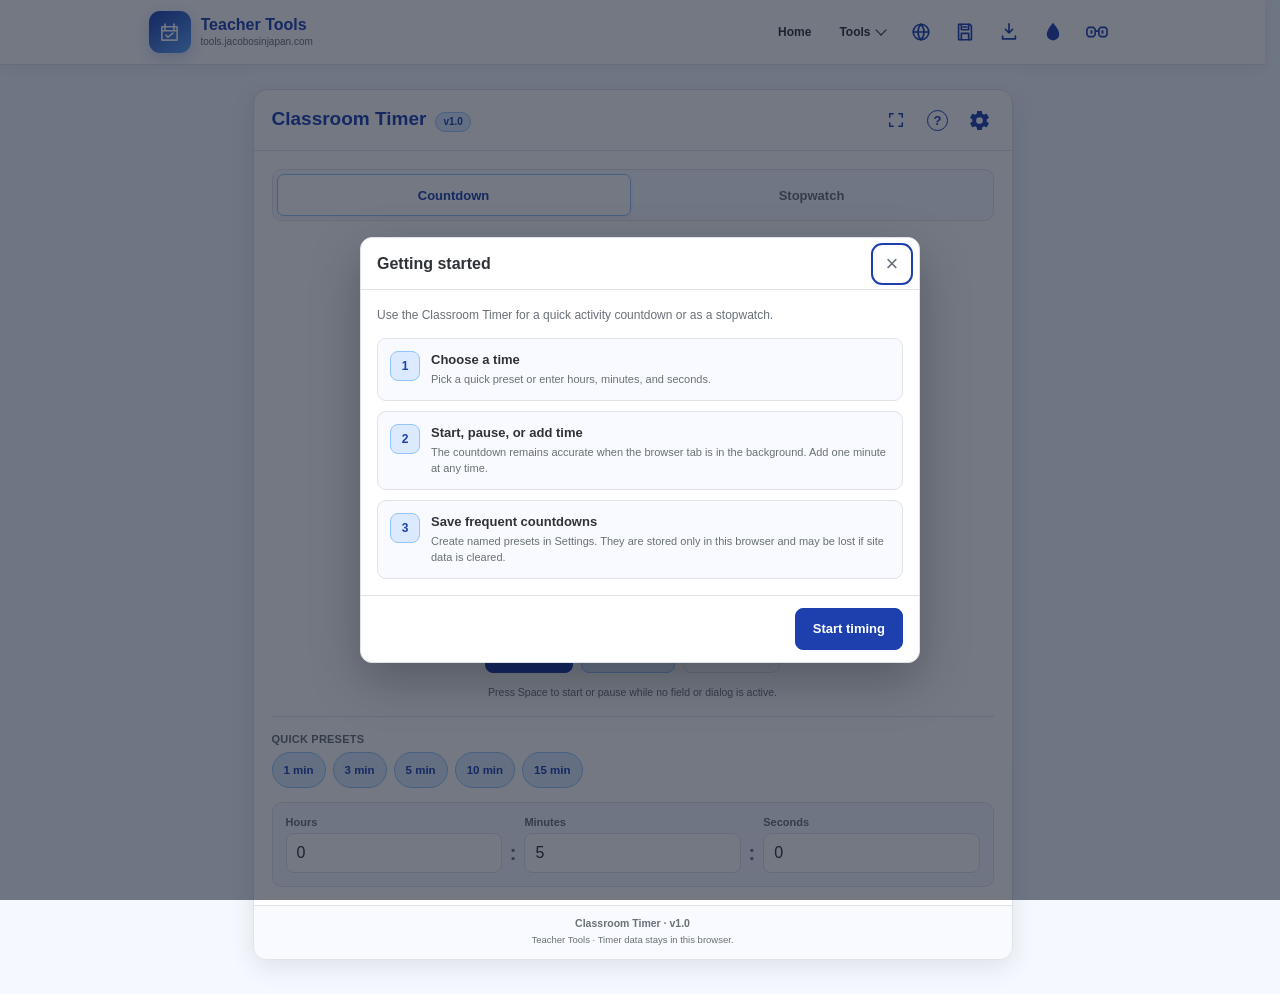
<file: timer/index.html>
<!DOCTYPE html>
<!--
Classroom Timer · Teacher Tools
Copyright © 2026. All rights reserved.

-->
<html lang="en">
<head>
    <meta charset="UTF-8">
    <meta name="viewport" content="width=device-width, initial-scale=1.0">
    <meta name="color-scheme" content="light dark">
    <meta name="description" content="A simple classroom countdown and stopwatch with locally saved presets.">
    <title>Classroom Timer · Teacher Tools</title>

    <!-- TEACHER-TOOLS:FAVICON:START -->
    <link rel="icon" type="image/svg+xml" href="data:image/svg+xml,%3Csvg%20xmlns%3D%22http%3A%2F%2Fwww.w3.org%2F2000%2Fsvg%22%20viewBox%3D%220%200%2032%2032%22%3E%3Crect%20width%3D%2232%22%20height%3D%2232%22%20rx%3D%227%22%20fill%3D%22%232563eb%22%2F%3E%3Cg%20fill%3D%22none%22%20stroke%3D%22%23fff%22%20stroke-width%3D%222%22%20stroke-linecap%3D%22round%22%20stroke-linejoin%3D%22round%22%3E%3Cstyle%3E.fill%7Bfill%3A%23bfdbfe%3Bstroke%3A%23fff%7D%3C%2Fstyle%3E%3Ccircle%20cx%3D%2216%22%20cy%3D%2218%22%20r%3D%228.5%22%2F%3E%3Cpath%20d%3D%22M13%205h6v3h-6zM16%208v1.5m6.2%201.3%202.1-2.1m-1.1-1.1%201.6%201.6M16%2014v4l3.5%202%22%2F%3E%3C%2Fg%3E%3C%2Fsvg%3E">
<!-- TEACHER-TOOLS:FAVICON:END -->
    <!-- TEACHER-TOOLS:THEME-BOOTSTRAP:START -->
    <script>
        (() => {
            const key = "teacherTools.sitePreferences.v1";
            const languageKey = "teacherTools.siteLanguage.v1";
            const themes = ["ocean-blue", "color-pop", "pretty-in-pink", "true-dark", "custom"];
            const themeColors = { "ocean-blue": "#1e40af", "color-pop": "#8b5cf6", "pretty-in-pink": "#db2777", "true-dark": "#15191e" };
            let browserThemeColor = themeColors["ocean-blue"];

            try {
                const saved = JSON.parse(localStorage.getItem(key));
                const theme = saved && themes.includes(saved.theme) ? saved.theme : "ocean-blue";
                browserThemeColor = themeColors[theme] || browserThemeColor;
                if (theme !== "ocean-blue") document.documentElement.setAttribute("data-theme", theme);
                if (theme === "custom") {
                    const valid = value => /^#[0-9a-f]{6}$/i.test(value || "");
                    const colors = {
                        primary: valid(saved.customColors?.primary) ? saved.customColors.primary.toLowerCase() : "#2563eb",
                        secondary: valid(saved.customColors?.secondary) ? saved.customColors.secondary.toLowerCase() : "#7c3aed",
                        background: valid(saved.customColors?.background) ? saved.customColors.background.toLowerCase() : "#f5f8ff"
                    };
                    browserThemeColor = colors.primary;
                    const rgb = hex => [1, 3, 5].map(index => parseInt(hex.slice(index, index + 2), 16));
                    const hex = values => `#${values.map(value => Math.round(value).toString(16).padStart(2, "0")).join("")}`;
                    const mix = (a, b, amount) => hex(rgb(a).map((value, index) => value + (rgb(b)[index] - value) * amount));
                    const lum = value => { const channels = rgb(value).map(item => { const part = item / 255; return part <= .04045 ? part / 12.92 : ((part + .055) / 1.055) ** 2.4; }); return .2126 * channels[0] + .7152 * channels[1] + .0722 * channels[2]; };
                    const contrastText = value => 1.05 / (lum(value) + .05) >= (lum(value) + .05) / .05 ? "#ffffff" : "#111827";
                    const dark = lum(colors.background) < .3, surface = mix(colors.background, "#ffffff", dark ? .075 : .88), panel = mix(colors.background, surface, dark ? .42 : .68), text = dark ? "#f3f6fa" : "#24282d";
                    const tokens = { "--accent": colors.primary, "--accent-secondary": colors.secondary, "--accent-soft": mix(colors.primary, surface, dark ? .78 : .84), "--accent-border": mix(colors.primary, surface, dark ? .52 : .58), "--focus-ring": `${colors.primary}3d`, "--accent-contrast": contrastText(colors.primary), "--text": text, "--muted": mix(text, surface, dark ? .48 : .42), "--line": mix(text, surface, dark ? .79 : .86), "--bg": colors.background, "--surface": surface, "--panel": panel, "--danger": dark ? "#ff7676" : "#d93025", "--warning-bg": dark ? mix("#332b12", surface, .12) : "#fff8e1", "--warning-border": dark ? "#8a7125" : "#f5d67b", "--warning-text": dark ? "#ffe08a" : "#6f5200", "--tooltip-text": contrastText(colors.primary), "--custom-color-scheme": dark ? "dark" : "light" };
                    Object.entries(tokens).forEach(([name, value]) => document.documentElement.style.setProperty(name, value));
                }
            } catch (error) {
                // Ocean Blue remains the safe default when storage is unavailable.
            }

            let themeColorMeta = document.querySelector('meta[name="theme-color"]');
            if (!themeColorMeta) {
                themeColorMeta = document.createElement("meta");
                themeColorMeta.name = "theme-color";
                document.head.appendChild(themeColorMeta);
            }
            themeColorMeta.content = browserThemeColor;

            try {
                const saved = JSON.parse(localStorage.getItem(languageKey));
                document.documentElement.lang = saved && ["en", "ja"].includes(saved.language)
                    ? saved.language
                    : "en";
            } catch (error) {
                document.documentElement.lang = "en";
            }
        })();
    </script>
<!-- TEACHER-TOOLS:THEME-BOOTSTRAP:END -->

    <style>
        /* TEACHER-TOOLS:SHARED-STYLES:START */
        /*
         * Teacher Tools canonical theme tokens.
         * This file is embedded into registered Workbench pages by the shared UI sync.
         * Published applets remain self-contained and never load this file at runtime.
         */

        :root {
            color-scheme: light;
            --accent: #1e40af;
            --accent-secondary: #60a5fa;
            --accent-soft: #dbeafe;
            --accent-border: #93c5fd;
            --focus-ring: rgba(30, 64, 175, 0.18);
            --text: #2f3337;
            --muted: #697078;
            --line: #dfe3e8;
            --bg: #f5f8ff;
            --surface: #ffffff;
            --panel: #f8faff;
            --danger: #d93025;
            --warning-bg: #fff8e1;
            --warning-border: #f5d67b;
            --warning-text: #6f5200;
            --tooltip-text: #ffffff;
        }

        html[data-theme="color-pop"] {
            --accent: #8b5cf6;
            --accent-secondary: #fbbf24;
            --accent-soft: #e9d5ff;
            --accent-border: #c4b5fd;
            --focus-ring: rgba(139, 92, 246, 0.18);
            --bg: #faf8ff;
            --panel: #fcfaff;
        }

        html[data-theme="pretty-in-pink"] {
            --accent: #db2777;
            --accent-secondary: #dd79a5;
            --accent-soft: #fce7f3;
            --accent-border: #f9a8d4;
            --focus-ring: rgba(219, 39, 119, 0.18);
            --bg: #fff8fb;
            --panel: #fffafd;
        }

        html[data-theme="true-dark"] {
            color-scheme: dark;
            --accent: #8ab4f8;
            --accent-secondary: #c4a7ff;
            --accent-soft: #18263c;
            --accent-border: #35557e;
            --focus-ring: rgba(138, 180, 248, 0.24);
            --text: #eef2f7;
            --muted: #a9b1bc;
            --line: #30363d;
            --bg: #000000;
            --surface: #0d0f12;
            --panel: #15191e;
            --danger: #ff7676;
            --warning-bg: #332b12;
            --warning-border: #8a7125;
            --warning-text: #ffe08a;
            --tooltip-text: #07101d;
        }

        html[data-theme="custom"] { color-scheme: var(--custom-color-scheme, light); }

        /* Global Teacher Tools page foundation */
        * { box-sizing: border-box; }

        html,
        body {
            min-height: 100%;
            margin: 0;
        }

        html { scrollbar-gutter: stable; }

        body {
            background: var(--bg);
            color: var(--text);
            font-family: -apple-system, BlinkMacSystemFont, "Segoe UI", Roboto, sans-serif;
            transition: background-color 180ms ease, color 180ms ease;
        }

        body.modal-open { overflow: hidden; }

        button,
        input,
        select,
        textarea { font: inherit; }

        button { -webkit-tap-highlight-color: transparent; }

        a:focus-visible,
        button:focus-visible,
        input:focus-visible,
        select:focus-visible,
        textarea:focus-visible,
        [tabindex]:focus-visible {
            outline: 2px solid var(--accent);
            outline-offset: 2px;
        }

        /* Shared Teacher Tools header */
        .site-header {
            position: sticky;
            top: 0;
            z-index: 100;
            background: var(--surface);
            border-bottom: 1px solid var(--line);
            box-shadow: 0 2px 12px rgba(0, 0, 0, 0.05);
        }
         .site-header-inner {
            position: relative;
            width: min(1000px, 100%);
            min-height: 64px;
            margin: 0 auto;
            padding: 9px 16px;
            display: flex;
            align-items: center;
            justify-content: space-between;
            gap: 18px;
        }
         .site-brand {
            min-width: 0;
            display: inline-flex;
            align-items: center;
            gap: 10px;
            color: inherit;
            text-decoration: none;
        }
         .site-brand-mark {
            width: 42px;
            height: 42px;
            flex: 0 0 42px;
            display: grid;
            place-items: center;
            color: #ffffff;
            background: linear-gradient(145deg, var(--accent), var(--accent-secondary));
            border-radius: 11px;
            box-shadow: 0 5px 14px var(--focus-ring);
        }
         html[data-theme="true-dark"] .site-brand-mark,
        html[data-theme="true-dark"] .button-primary { color: #07101d; }
         .site-brand-mark svg {
            width: 25px;
            height: 25px;
            fill: none;
            stroke: currentColor;
            stroke-width: 1.8;
            stroke-linecap: round;
            stroke-linejoin: round;
        }
         .site-brand-copy { min-width: 0; display: grid; gap: 1px; }
         .site-brand-title {
            overflow: hidden;
            color: var(--accent);
            font-size: 16px;
            font-weight: 750;
            line-height: 1.15;
            text-overflow: ellipsis;
            white-space: nowrap;
        }
         .site-brand-domain {
            overflow: hidden;
            color: var(--muted);
            font-size: 10px;
            line-height: 1.2;
            text-overflow: ellipsis;
            white-space: nowrap;
        }
         .site-nav,
        .site-header-actions { display: flex; align-items: center; gap: 4px; }
         .site-nav-link,
        .site-menu-toggle,
        .site-mobile-toggle {
            min-height: 40px;
            display: inline-flex;
            align-items: center;
            justify-content: center;
            gap: 6px;
            padding: 8px 11px;
            color: var(--text);
            background: transparent;
            border: 1px solid transparent;
            border-radius: 8px;
            font-size: 12px;
            font-weight: 650;
            line-height: 1;
            text-decoration: none;
            cursor: pointer;
        }
         .site-nav-link:hover,
        .site-menu-toggle:hover,
        .site-menu-toggle[aria-expanded="true"],
        .site-mobile-toggle:hover,
        .site-mobile-toggle[aria-expanded="true"] {
            color: var(--accent);
            background: var(--accent-soft);
            border-color: var(--accent-border);
        }
         .site-language-button,
         .site-data-button,
        .site-install-button,
        .site-settings-button {
            width: 40px;
            height: 40px;
            flex: 0 0 40px;
            display: inline-flex;
            align-items: center;
            justify-content: center;
            padding: 0;
            color: var(--accent);
            background: transparent;
            border: 1px solid transparent;
            border-radius: 50%;
            text-decoration: none;
            cursor: pointer;
            transition: color 180ms ease;
        }
         .site-language-button:hover,
        .site-language-button[aria-expanded="true"],
        .site-data-button:hover,
        .site-data-button[aria-expanded="true"],
        .site-install-button:hover,
        .site-settings-button:hover,
        .site-settings-button[aria-expanded="true"] { color: var(--accent-secondary); }
        .site-language-button svg,
        .site-data-button svg,
        .site-install-button svg {
            width: 22px;
            height: 22px;
            fill: none;
            stroke: currentColor;
            stroke-width: 1.8;
            stroke-linecap: round;
            stroke-linejoin: round;
        }

        .site-hootie-button.is-loading {
            visibility: hidden;
            pointer-events: none;
        }
         .site-settings-button svg {
            width: 24px;
            height: 24px;
            fill: currentColor;
        }
         .settings-icon {
            width: 20px;
            height: 20px;
            fill: currentColor;
            transform-origin: center;
            transition: transform 260ms ease;
        }
         .icon-button:hover .settings-icon,
        .icon-button:focus-visible .settings-icon { transform: rotate(45deg); }
         .site-menu-chevron {
            width: 8px;
            height: 8px;
            border-right: 1.5px solid currentColor;
            border-bottom: 1.5px solid currentColor;
            transform: translateY(-2px) rotate(45deg);
            transition: transform 180ms ease;
        }
         .site-menu-toggle[aria-expanded="true"] .site-menu-chevron {
            transform: translateY(2px) rotate(225deg);
        }
         .site-mobile-toggle { width: 42px; height: 40px; padding: 0; display: none; line-height: 0; }
         .site-mobile-toggle svg {
            width: 22px;
            height: 22px;
            display: block;
            fill: none;
            stroke: currentColor;
            stroke-width: 2;
            stroke-linecap: round;
        }
         .site-tools-menu,
         .site-language-panel,
        .site-data-panel,
        .site-theme-panel {
            position: absolute;
            right: 16px;
            z-index: 120;
            top: calc(100% - 5px);
            background: var(--surface);
            border: 1px solid var(--line);
            border-radius: 11px;
            box-shadow: 0 16px 38px rgba(0, 0, 0, 0.18);
        }
         .site-tools-menu { width: min(300px, calc(100vw - 32px)); padding: 7px; }
        .site-data-panel { z-index: 121; box-sizing: border-box; width: min(420px, calc(100vw - 32px)); max-width: calc(100vw - 32px); max-height: min(720px, calc(100vh - 92px)); overflow-x: hidden; overflow-y: auto; padding: 13px; }
        .site-language-panel { z-index: 121; width: min(340px, calc(100vw - 32px)); padding: 13px; }
        .site-theme-panel { z-index: 121; width: min(340px, calc(100vw - 32px)); padding: 13px; }
        .site-tools-menu[hidden], .site-language-panel[hidden], .site-data-panel[hidden], .site-theme-panel[hidden] { display: none; }
         .site-menu-label {
            padding: 6px 9px 5px;
            color: var(--muted);
            font-size: 9px;
            font-weight: 750;
            letter-spacing: 0.08em;
            text-transform: uppercase;
        }
         .site-menu-item {
            width: 100%;
            display: grid;
            grid-template-columns: 30px minmax(0, 1fr) auto;
            align-items: center;
            gap: 9px;
            padding: 8px 9px;
            color: var(--text);
            background: transparent;
            border: 0;
            border-radius: 8px;
            text-align: left;
            text-decoration: none;
        }
         a.site-menu-item:hover,
        .site-menu-item[aria-current="page"] { background: var(--accent-soft); }
        .site-menu-item[aria-disabled="true"] { opacity: 0.72; cursor: default; }
        .site-menu-home { display: none; }
         .site-menu-icon {
            width: 30px;
            height: 30px;
            display: grid;
            place-items: center;
            color: var(--accent);
            background: var(--accent-soft);
            border-radius: 7px;
            font-size: 14px;
        }
         .site-menu-icon svg {
            width: 20px;
            height: 20px;
            display: block;
            fill: none;
            stroke: currentColor;
            stroke-width: 1.7;
            stroke-linecap: round;
            stroke-linejoin: round;
        }
         .site-menu-icon .icon-fill {
            fill: currentColor;
            stroke: none;
        }
         .site-menu-name { display: block; font-size: 12px; font-weight: 700; }
         .site-menu-description {
            display: block;
            margin-top: 1px;
            color: var(--muted);
            font-size: 9.5px;
            font-weight: 500;
            line-height: 1.3;
        }
         .site-menu-status { color: var(--muted); font-size: 8.5px; font-weight: 700; }
         .site-language-header,
        .site-data-header,
        .site-theme-header {
            display: flex;
            align-items: center;
            justify-content: space-between;
            gap: 12px;
            margin-bottom: 3px;
        }
         .site-language-title,
        .site-data-title,
        .site-theme-title { margin: 0; font-size: 14px; }
         .site-language-close,
        .site-data-close,
        .site-theme-close,
        .close-button {
            width: 34px;
            height: 34px;
            display: inline-flex;
            align-items: center;
            justify-content: center;
            padding: 0;
            color: var(--muted);
            background: transparent;
            border: 0;
            border-radius: 7px;
            font-size: 22px;
            line-height: 1;
            cursor: pointer;
        }
         .site-language-close:hover,
        .site-data-close:hover,
        .site-theme-close:hover,
        .close-button:hover { color: var(--text); background: var(--panel); }
         .site-language-help,
        .site-data-help,
        .site-theme-help {
            margin: 0 0 11px;
            color: var(--muted);
            font-size: 10.5px;
            line-height: 1.45;
        }
        .site-language-label {
            display: block;
            margin: 0 0 5px;
            color: var(--text);
            font-size: 10.5px;
            font-weight: 700;
        }
        .site-language-select {
            width: 100%;
            min-height: 40px;
            padding: 8px 34px 8px 10px;
            color: var(--text);
            background: var(--surface);
            border: 1px solid var(--line);
            border-radius: 8px;
            font-size: 12px;
        }
        .site-language-select:hover { border-color: var(--accent-border); }
        .site-language-note {
            margin: 9px 0 0;
            color: var(--muted);
            font-size: 9.5px;
            line-height: 1.45;
        }
        .site-data-tabs {
            display: grid;
            grid-template-columns: repeat(3, minmax(0, 1fr));
            gap: 4px;
            margin: 8px 0 13px;
            padding: 4px;
            background: var(--panel);
            border: 1px solid var(--line);
            border-radius: 10px;
        }
        .site-data-tab {
            min-width: 0;
            min-height: 34px;
            padding: 6px 5px;
            color: var(--muted);
            background: transparent;
            border: 1px solid transparent;
            border-radius: 7px;
            font-size: 9.5px;
            font-weight: 750;
            cursor: pointer;
        }
        .site-data-tab:hover { color: var(--text); }
        .site-data-tab[aria-selected="true"] {
            color: var(--accent);
            background: var(--surface);
            border-color: var(--accent-border);
            box-shadow: 0 1px 3px rgba(0, 0, 0, .06);
        }
        .site-data-tab:focus-visible {
            outline: 2px solid var(--accent);
            outline-offset: 1px;
        }
        .site-data-tab-panel[hidden] { display: none; }
        .site-data-tab-panel > .site-data-help:first-child { margin-top: 0; }
         .site-data-summary {
            display: grid;
            gap: 5px;
            margin: 0 0 11px;
            padding: 0;
            list-style: none;
        }
        .site-data-summary-item {
            display: flex;
            align-items: center;
            justify-content: space-between;
            gap: 10px;
            min-height: 30px;
            padding: 6px 8px;
            background: var(--panel);
            border: 1px solid var(--line);
            border-radius: 7px;
            font-size: 10.5px;
        }
        .site-data-summary-selection {
            min-width: 0;
            display: inline-flex;
            align-items: center;
            gap: 8px;
            cursor: pointer;
        }
        .site-data-checkbox {
            width: 16px;
            height: 16px;
            flex: 0 0 auto;
            margin: 0;
            accent-color: var(--accent);
            cursor: pointer;
        }
        .site-data-checkbox:disabled { cursor: default; opacity: 0.55; }
         .site-data-summary-state {
            flex: 0 0 auto;
            color: var(--muted);
            font-size: 8.5px;
            font-weight: 750;
            letter-spacing: 0.03em;
            text-transform: uppercase;
        }
         .site-data-summary-state.saved { color: var(--accent); }
         .site-data-summary-state.invalid { color: var(--danger); }
         .site-data-actions {
            display: grid;
            grid-template-columns: repeat(2, minmax(0, 1fr));
            gap: 8px;
        }
         .site-data-action {
            min-height: 38px;
            padding: 8px 10px;
            color: var(--text);
            background: var(--surface);
            border: 1px solid var(--line);
            border-radius: 8px;
            font-size: 10.5px;
            font-weight: 700;
            cursor: pointer;
        }
        .site-data-action:hover { color: var(--accent); border-color: var(--accent-border); }
        .site-data-action:disabled,
        .site-data-action:disabled:hover {
            color: var(--muted);
            background: var(--panel);
            border-color: var(--line);
            filter: none;
            cursor: not-allowed;
        }
         .site-data-action-primary {
            color: #ffffff;
            background: var(--accent);
            border-color: var(--accent);
        }
         .site-data-action-primary:hover { color: #ffffff; filter: brightness(0.96); }
         html[data-theme="true-dark"] .site-data-action-primary,
        html[data-theme="true-dark"] .site-data-action-primary:hover { color: #07101d; }
         .site-data-file {
            position: absolute;
            width: 1px;
            height: 1px;
            overflow: hidden;
            clip: rect(0 0 0 0);
            white-space: nowrap;
        }
         .site-data-note {
            margin: 10px 0 0;
            color: var(--muted);
            font-size: 9.5px;
            line-height: 1.45;
        }
         .site-data-status {
            min-height: 15px;
            margin: 7px 0 0;
            color: var(--muted);
            font-size: 9.5px;
            font-weight: 650;
            line-height: 1.4;
        }
         .site-data-status.error { color: var(--danger); }
        .site-linked-data-heading {
            display: flex;
            align-items: center;
            gap: 7px;
        }
        .site-linked-data-heading h3 { margin: 0; font-size: 11.5px; }
        .site-beta-badge {
            padding: 2px 5px;
            color: var(--accent);
            background: var(--accent-soft);
            border: 1px solid var(--accent-border);
            border-radius: 999px;
            font-size: 7.5px;
            font-weight: 800;
            letter-spacing: .08em;
        }
        .site-linked-data-file {
            margin: 8px 0;
            padding: 7px 8px;
            overflow-wrap: anywhere;
            color: var(--text);
            background: var(--panel);
            border: 1px solid var(--line);
            border-radius: 7px;
            font-size: 9.5px;
            font-weight: 700;
        }
        .site-linked-data-last-saved {
            margin: -2px 1px 8px;
            color: var(--muted);
            font-size: 9px;
            font-weight: 650;
        }
        .site-linked-data-permission {
            margin: -1px 0 8px;
            padding: 7px 8px;
            color: var(--text);
            background: var(--accent-soft);
            border-left: 3px solid var(--accent);
            border-radius: 5px;
            font-size: 9.5px;
            line-height: 1.45;
        }
        .site-linked-data-actions {
            display: grid;
            grid-template-columns: repeat(2, minmax(0, 1fr));
            gap: 7px;
        }
        .site-linked-data-actions > * { min-width: 0; }
        .site-linked-data-disconnect { grid-column: 1 / -1; }
        .site-google-sync-state {
            display: grid;
            gap: 3px;
            margin: 10px 0;
            padding: 10px;
            color: var(--muted);
            background: var(--panel);
            border: 1px solid var(--line);
            border-radius: 8px;
            font-size: 9.5px;
            line-height: 1.4;
        }
        .site-google-sync-state strong { color: var(--text); font-size: 10.5px; }
        .site-google-sync-connect { width: 100%; }
         .site-theme-options {
            display: grid;
            grid-template-columns: repeat(2, minmax(0, 1fr));
            gap: 8px;
        }
         .site-theme-option {
            --theme-primary: #1e40af;
            --theme-secondary: #60a5fa;
            --theme-light: #dbeafe;
            position: relative;
            display: grid;
            gap: 6px;
            padding: 7px;
            border: 1px solid var(--line);
            border-radius: 8px;
            cursor: pointer;
        }
         .site-theme-option:hover,
        .site-theme-option.selected { border-color: var(--theme-primary); }
         .site-theme-option.selected {
            box-shadow: 0 0 0 2px color-mix(in srgb, var(--theme-primary) 18%, transparent);
        }
         .site-theme-option input { position: absolute; opacity: 0; pointer-events: none; }
        .site-theme-option:focus-within { outline: 2px solid var(--theme-primary); outline-offset: 2px; }
         .site-theme-preview {
            height: 25px;
            display: flex;
            overflow: hidden;
            border: 1px solid color-mix(in srgb, var(--theme-primary) 25%, transparent);
            border-radius: 5px;
        }
         .site-theme-preview span:nth-child(1) { flex: 1.35; background: var(--theme-primary); }
        .site-theme-preview span:nth-child(2) { flex: 0.8; background: var(--theme-secondary); }
        .site-theme-preview span:nth-child(3) { flex: 1; background: var(--theme-light); }
         .site-theme-name {
            overflow: hidden;
            color: var(--text);
            font-size: 9.5px;
            font-weight: 700;
            text-align: center;
            text-overflow: ellipsis;
            white-space: nowrap;
        }
         .site-theme-option[data-theme-option="color-pop"] {
            --theme-primary: #8b5cf6; --theme-secondary: #fbbf24; --theme-light: #e9d5ff;
        }
         .site-theme-option[data-theme-option="pretty-in-pink"] {
            --theme-primary: #db2777; --theme-secondary: #dd79a5; --theme-light: #fce7f3;
        }
        .site-theme-option[data-theme-option="true-dark"] {
            --theme-primary: #8ab4f8; --theme-secondary: #c4a7ff; --theme-light: #0d0f12;
        }
        .site-theme-option[data-theme-option="custom"] {
            --theme-primary: var(--custom-preview-primary, #2563eb);
            --theme-secondary: var(--custom-preview-secondary, #7c3aed);
            --theme-light: var(--custom-preview-background, #f5f8ff);
        }
        .site-custom-theme-controls {
            margin-top: 10px;
            padding-top: 10px;
            border-top: 1px solid var(--line);
        }
        .site-custom-theme-controls[hidden] { display: none; }
        .site-custom-theme-pickers { display: grid; grid-template-columns: repeat(3, minmax(0, 1fr)); gap: 7px; }
        .site-custom-theme-pickers label { display: grid; gap: 4px; color: var(--muted); font-size: 9.5px; font-weight: 700; text-align: center; }
        .site-custom-theme-pickers input[type="color"] { width: 100%; height: 34px; padding: 3px; background: var(--surface); border: 1px solid var(--line); border-radius: 7px; cursor: pointer; }
        .site-custom-theme-reset { width: 100%; min-height: 32px; margin-top: 8px; color: var(--accent); background: var(--surface); border: 1px solid var(--accent-border); border-radius: 7px; font: inherit; font-size: 9.5px; font-weight: 700; cursor: pointer; }
        .site-custom-theme-reset:hover { background: var(--accent-soft); }
        .site-custom-theme-note { margin: 7px 0 0; color: var(--muted); font-size: 9px; line-height: 1.4; }
        html[data-theme="custom"] .button-primary,
        html[data-theme="custom"] .primary { color: var(--accent-contrast) !important; }
        html[data-theme="custom"] .site-brand-mark { color: var(--accent-contrast); }

        /* Shared contextual help */
        .field-label-row,
        .section-heading-row,
        .mode-heading-row {
            display: flex;
            align-items: center;
            justify-content: space-between;
            gap: 8px;
        }

        .field-label-row {
            justify-content: flex-start;
            min-height: 15px;
        }

        .field-label-row > label,
        .field-label-row > .field-label { margin-block: 0; }

        .tooltip-trigger {
            width: 13px;
            height: 13px;
            flex: 0 0 13px;
            align-self: center;
            display: inline-grid;
            place-items: center;
            padding: 0;
            color: var(--accent);
            background: color-mix(in srgb, var(--accent-soft) 35%, var(--surface));
            border: 1px solid var(--accent-border);
            border-radius: 50%;
            font-family: Georgia, "Times New Roman", serif;
            font-size: 8.5px;
            font-weight: 750;
            line-height: 11px;
            cursor: help;
        }

        .tooltip-trigger:hover,
        .tooltip-trigger:focus-visible,
        .tooltip-trigger[aria-expanded="true"] {
            color: var(--accent-secondary);
            background: var(--accent-soft);
            border-color: var(--accent-secondary);
        }

        .teacher-tools-tooltip {
            --tooltip-arrow-left: 50%;
            --tooltip-background: var(--accent);
            --tooltip-border-color: var(--accent-border);
            --tooltip-foreground: var(--tooltip-text);
            position: fixed;
            z-index: 400;
            width: max-content;
            min-width: min(170px, calc(100vw - 24px));
            max-width: min(300px, calc(100vw - 24px));
            pointer-events: none;
        }

        .teacher-tools-tooltip[hidden] { display: none; }

        .teacher-tools-tooltip-content {
            max-height: calc(100dvh - 24px);
            overflow-y: auto;
            padding: 8px 10px;
            color: var(--tooltip-foreground);
            background: var(--tooltip-background);
            border: 1px solid var(--tooltip-border-color);
            border-radius: 8px;
            box-shadow: 0 8px 24px rgba(0, 0, 0, 0.22);
            font-size: 11px;
            font-weight: 500;
            line-height: 1.45;
            overflow-wrap: anywhere;
            white-space: normal;
        }

        .teacher-tools-tooltip::before {
            content: "";
            position: absolute;
            left: var(--tooltip-arrow-left);
            width: 9px;
            height: 9px;
            background: var(--tooltip-background);
            border: 1px solid var(--tooltip-border-color);
            transform: translateX(-50%) rotate(45deg);
        }

        .teacher-tools-tooltip[data-placement="below"]::before {
            top: -5px;
            border-right: 0;
            border-bottom: 0;
        }

        .teacher-tools-tooltip[data-placement="above"]::before {
            bottom: -5px;
            border-left: 0;
            border-top: 0;
        }

        .teacher-tools-tooltip.warning {
            --tooltip-background: var(--warning-text);
            --tooltip-border-color: var(--warning-border);
            --tooltip-foreground: var(--warning-bg);
        }

        /* Shared input and optional-mode patterns */
        .section-card,
        .mode-panel {
            padding: 15px;
            background: var(--panel);
            border: 1px solid var(--line);
            border-radius: 10px;
        }

        .section-card + .section-card,
        .section-card + .mode-panel,
        .mode-panel + .section-card { margin-top: 14px; }

        .section-heading {
            margin: 0;
            font-size: 14px;
            line-height: 1.3;
        }

        .section-copy {
            margin: 4px 0 12px;
            color: var(--muted);
            font-size: 11px;
            line-height: 1.45;
        }

        .control-grid {
            display: grid;
            grid-template-columns: repeat(2, minmax(0, 1fr));
            gap: 12px;
        }

        .field-full { grid-column: 1 / -1; }

        .checkbox-control,
        .mode-switch {
            display: inline-flex;
            align-items: center;
            gap: 8px;
            margin: 0;
            color: var(--text);
            font-size: 11.5px;
            font-weight: 650;
            cursor: pointer;
            user-select: none;
        }

        .mode-switch-group {
            flex: 0 0 auto;
            display: inline-flex;
            align-items: center;
            gap: 7px;
        }

        .checkbox-control input { accent-color: var(--accent); }

        .mode-panel {
            transition: background-color 180ms ease, border-color 180ms ease, box-shadow 180ms ease;
        }

        .mode-panel.active {
            color: var(--warning-text);
            background: var(--warning-bg);
            border-color: var(--warning-border);
            box-shadow: 0 0 0 1px color-mix(in srgb, var(--warning-border) 24%, transparent);
        }

        .mode-panel.active .section-copy,
        .mode-panel.active .helper-text { color: var(--warning-text); }

        .mode-panel.active .mode-switch,
        .mode-panel.active .field-label { color: var(--warning-text); }

        .mode-panel.active .tooltip-trigger {
            color: var(--warning-text);
            background: color-mix(in srgb, var(--warning-bg) 70%, var(--surface));
            border-color: var(--warning-border);
        }

        .mode-switch input {
            position: absolute;
            opacity: 0;
            pointer-events: none;
        }

        .mode-switch-track {
            position: relative;
            width: 42px;
            height: 23px;
            flex: 0 0 42px;
            background: color-mix(in srgb, var(--muted) 38%, var(--surface));
            border-radius: 999px;
            transition: background-color 180ms ease;
        }

        .mode-switch-track::after {
            content: "";
            position: absolute;
            top: 2px;
            left: 2px;
            width: 19px;
            height: 19px;
            background: var(--surface);
            border-radius: 50%;
            box-shadow: 0 1px 4px rgba(0, 0, 0, 0.25);
            transition: transform 180ms ease;
        }

        .mode-switch input:checked + .mode-switch-track { background: #e6a536; }
        .mode-switch input:checked + .mode-switch-track::after { transform: translateX(19px); }
        .mode-switch input:focus-visible + .mode-switch-track { outline: 2px solid var(--accent); outline-offset: 2px; }
        html[data-theme="true-dark"] .mode-switch-track::after { background: #f3f5f7; }

        .mode-details {
            margin-top: 13px;
            padding-top: 13px;
            border-top: 1px solid var(--warning-border);
        }

        .mode-details[hidden] { display: none; }

        .disclosure-button {
            min-height: 36px;
            display: inline-flex;
            align-items: center;
            gap: 6px;
            padding: 5px 0;
            color: var(--accent);
            background: transparent;
            border: 0;
            font-size: 11.5px;
            font-weight: 700;
            cursor: pointer;
        }

        .disclosure-indicator { transition: transform 180ms ease; }
        .disclosure-button[aria-expanded="true"] .disclosure-indicator { transform: rotate(45deg); }
        .disclosure-panel { margin-top: 9px; }
        .disclosure-panel[hidden] { display: none; }

        /* Canonical applet identity and Getting Started treatment. */
        body .app-shell .app-header .version-badge {
            flex: 0 0 auto;
            padding: 3px 7px;
            color: var(--accent);
            background: var(--accent-soft);
            border: 1px solid var(--accent-border);
            border-radius: 999px;
            font-size: 10px;
            font-weight: 750;
            line-height: 1.2;
            white-space: nowrap;
        }

        body .app-shell .app-header .help-button-mark {
            width: 21px;
            height: 21px;
            display: inline-grid;
            place-items: center;
            border: 1.8px solid currentColor;
            border-radius: 50%;
            font-size: 13px;
            font-weight: 800;
            line-height: 1;
        }

        body .app-shell .app-header .icon-button {
            width: 40px;
            height: 40px;
            flex: 0 0 40px;
            display: inline-flex;
            align-items: center;
            justify-content: center;
            padding: 0;
            color: var(--accent);
            background: transparent;
            border: 0;
            border-radius: 50%;
            cursor: pointer;
            transition: color 180ms ease;
        }

        body .app-shell .app-header .icon-button:hover,
        body .app-shell .app-header .icon-button:focus-visible {
            color: var(--accent-secondary);
            background: transparent;
            border-color: transparent;
        }

        #helpModal .tutorial-intro,
        #helpModal .help-intro,
        #helpModal .modal-intro,
        #tutorialModal .tutorial-intro {
            margin: 0 0 14px;
            color: var(--muted);
            font-size: 12px;
            line-height: 1.5;
        }

        #helpModal .tutorial-steps,
        #helpModal .help-steps,
        #helpModal .help-list,
        #tutorialModal .tutorial-steps {
            display: grid;
            gap: 10px;
            margin: 0;
            padding: 0;
            list-style: none;
        }

        #helpModal .tutorial-step,
        #helpModal .help-step,
        #helpModal .help-list > li,
        #tutorialModal .tutorial-step {
            display: grid;
            grid-template-columns: 30px minmax(0, 1fr);
            gap: 11px;
            align-items: start;
            padding: 12px;
            color: var(--text);
            background: var(--panel);
            border: 1px solid var(--line);
            border-radius: 9px;
        }

        #helpModal .tutorial-number,
        #helpModal .help-number,
        #tutorialModal .tutorial-number,
        #tutorialModal .tutorial-step-number {
            width: 30px;
            height: 30px;
            display: inline-grid;
            place-items: center;
            color: var(--accent);
            background: var(--accent-soft);
            border: 1px solid var(--accent-border);
            border-radius: 8px;
            font-size: 12px;
            font-weight: 800;
            line-height: 1;
        }

        #helpModal .tutorial-step h3,
        #helpModal .help-step h3,
        #helpModal .help-list h3,
        #tutorialModal .tutorial-step h3 {
            margin: 1px 0 3px;
            color: var(--text);
            font-size: 13px;
            font-weight: 750;
            line-height: 1.3;
        }

        #helpModal .tutorial-step p,
        #helpModal .help-step p,
        #helpModal .help-list p,
        #tutorialModal .tutorial-step p {
            margin: 0;
            color: var(--muted);
            font-size: 11px;
            line-height: 1.45;
        }

        #helpModal .notice,
        #helpModal .privacy-note,
        #tutorialModal .notice,
        #tutorialModal .privacy-note {
            margin: 12px 0 0;
            padding: 10px 12px;
            color: var(--warning-text);
            background: var(--warning-bg);
            border: 1px solid var(--warning-border);
            border-radius: 8px;
            font-size: 11px;
            line-height: 1.5;
        }

        #helpModal .tutorial-step .help-link,
        #tutorialModal .tutorial-step .tutorial-step-action {
            grid-column: 2;
            justify-self: start;
        }

        @media (max-width: 620px) {
            .site-header-inner { min-height: 58px; padding: 8px 10px; }
            .site-brand-mark { width: 38px; height: 38px; flex-basis: 38px; border-radius: 9px; }
            .site-brand-title { font-size: 14px; }
            .site-nav { display: none; }
            .site-mobile-toggle { display: inline-flex; }
            .site-header-actions { gap: 4px; }
            .site-language-button,
            .site-data-button,
            .site-install-button,
            .site-settings-button,
            .site-mobile-toggle { width: 36px; height: 36px; }
            .site-tools-menu,
            .site-language-panel,
            .site-data-panel,
            .site-theme-panel { top: calc(100% - 4px); right: 10px; width: calc(100vw - 20px); }
            .site-menu-home { display: grid; }
            .control-grid { grid-template-columns: 1fr; }
            .field-full { grid-column: auto; }
            .section-card,
            .mode-panel { padding: 13px; }
        }

        @media (max-width: 380px) {
            .site-brand-domain { display: none; }
            .site-header-inner { padding-inline: 7px; }
            .site-header-actions { gap: 2px; }
            .site-language-button,
            .site-data-button,
            .site-install-button,
            .site-settings-button,
            .site-mobile-toggle { width: 34px; height: 34px; }
        }
/* TEACHER-TOOLS:SHARED-STYLES:END */

        /* Classroom Timer styles begin here. */
        .page-main { width: 100%; padding: 24px 16px 34px; }

        .app-shell {
            width: min(760px, 100%);
            margin: 0 auto;
            overflow: hidden;
            background: var(--surface);
            border: 1px solid var(--line);
            border-radius: 14px;
            box-shadow: 0 8px 26px rgba(0, 0, 0, 0.09);
        }

        .app-header {
            min-height: 56px;
            display: flex;
            align-items: center;
            justify-content: space-between;
            gap: 12px;
            padding: 10px 12px 10px 18px;
            border-bottom: 1px solid var(--line);
        }

        .title-wrap {
            min-width: 0;
            display: flex;
            align-items: baseline;
            flex-wrap: wrap;
            gap: 9px;
        }

        .app-title { margin: 0; color: var(--accent); font-size: 19px; line-height: 1.2; font-weight: 750; }

        .version-badge {
            padding: 2px 7px;
            color: var(--muted);
            border: 1px solid var(--line);
            border-radius: 999px;
            font-size: 10px;
            white-space: nowrap;
        }

        .app-header-actions { display: flex; align-items: center; gap: 2px; }

        .icon-button {
            width: 40px;
            height: 40px;
            flex: 0 0 40px;
            display: inline-flex;
            align-items: center;
            justify-content: center;
            padding: 0;
            color: var(--accent);
            background: transparent;
            border: 0;
            border-radius: 50%;
            cursor: pointer;
            transition: color 180ms ease, background-color 180ms ease;
        }

        .icon-button:hover { color: var(--accent-secondary); background: var(--panel); }
        .settings-icon { width: 23px; height: 23px; fill: currentColor; }

        .presentation-icon {
            width: 20px;
            height: 20px;
            fill: none;
            stroke: currentColor;
            stroke-width: 1.9;
            stroke-linecap: round;
            stroke-linejoin: round;
        }

        .help-button-mark {
            width: 21px;
            height: 21px;
            display: grid;
            place-items: center;
            border: 1.8px solid currentColor;
            border-radius: 50%;
            font-size: 13px;
            font-weight: 800;
            line-height: 1;
        }

        .app-main { padding: 18px; }

        .mode-tabs {
            display: grid;
            grid-template-columns: 1fr 1fr;
            gap: 4px;
            padding: 4px;
            background: var(--panel);
            border: 1px solid var(--line);
            border-radius: 10px;
        }

        .mode-tab {
            min-height: 42px;
            padding: 8px 12px;
            color: var(--muted);
            background: transparent;
            border: 1px solid transparent;
            border-radius: 7px;
            font-size: 13px;
            font-weight: 750;
            cursor: pointer;
        }

        .mode-tab[aria-selected="true"] {
            color: var(--accent);
            background: var(--surface);
            border-color: var(--accent-border);
            box-shadow: 0 1px 4px rgba(0, 0, 0, 0.07);
        }

        .timer-panel { padding-top: 16px; }
        .timer-panel[hidden] { display: none; }

        .countdown-setup {
            margin-top: 18px;
            padding-top: 16px;
            border-top: 1px solid var(--line);
        }

        .section-label {
            display: block;
            margin-bottom: 7px;
            color: var(--muted);
            font-size: 11px;
            font-weight: 750;
            letter-spacing: 0.02em;
            text-transform: uppercase;
        }

        .preset-list { display: flex; flex-wrap: wrap; gap: 7px; }
        #savedPresetButtons { display: contents; }

        .preset-button {
            min-height: 36px;
            padding: 7px 11px;
            color: var(--accent);
            background: var(--accent-soft);
            border: 1px solid var(--accent-border);
            border-radius: 999px;
            font-size: 11.5px;
            font-weight: 750;
            cursor: pointer;
        }

        .preset-button:hover { filter: brightness(0.97); }
        .saved-preset-button::before { content: "★"; margin-right: 5px; font-size: 9px; }

        .quick-preset-empty {
            color: var(--muted);
            font-size: 11px;
            line-height: 36px;
        }

        .quick-preset-empty[hidden] { display: none; }

        .time-entry {
            display: flex;
            align-items: end;
            gap: 8px;
            margin-top: 14px;
            padding: 13px;
            background: var(--panel);
            border: 1px solid var(--line);
            border-radius: 10px;
        }

        .time-field { min-width: 0; flex: 1 1 0; display: grid; gap: 5px; }
        .field-label { color: var(--muted); font-size: 11px; font-weight: 700; }

        input[type="number"],
        input[type="text"] {
            width: 100%;
            min-height: 40px;
            padding: 8px 10px;
            color: var(--text);
            background: var(--surface);
            border: 1px solid var(--line);
            border-radius: 8px;
        }

        input:hover { border-color: var(--accent-border); }
        input:disabled { opacity: 0.62; cursor: not-allowed; }

        .time-separator {
            align-self: center;
            margin-top: 18px;
            color: var(--muted);
            font-size: 20px;
            font-weight: 700;
        }

        .timer-stage {
            display: grid;
            justify-items: center;
            gap: 12px;
            padding: 19px 0 5px;
        }

        .timer-face {
            --progress: 1;
            position: relative;
            width: min(330px, 76vw);
            aspect-ratio: 1;
            display: grid;
            place-items: center;
            isolation: isolate;
            background: conic-gradient(var(--accent) calc(var(--progress) * 1turn), var(--line) 0);
            border-radius: 50%;
            transition: background 180ms linear;
        }

        .timer-face::before {
            content: "";
            position: absolute;
            inset: 12px;
            z-index: -1;
            background: var(--surface);
            border-radius: 50%;
            box-shadow: inset 0 0 0 1px var(--line);
        }

        .timer-face.finished {
            background: conic-gradient(var(--warning-border) 1turn, var(--warning-border) 0);
            animation: finish-pulse 900ms ease-in-out 2;
        }

        .time-display {
            font-size: clamp(48px, 11vw, 82px);
            font-weight: 800;
            letter-spacing: -0.055em;
            line-height: 1;
            font-variant-numeric: tabular-nums;
        }

        .stopwatch-display { font-size: clamp(42px, 10vw, 72px); }

        .timer-status {
            min-height: 21px;
            margin: 0;
            color: var(--muted);
            font-size: 13px;
            font-weight: 650;
            text-align: center;
        }

        .timer-status.finished { color: var(--warning-text); }

        .button-row {
            display: flex;
            flex-wrap: wrap;
            justify-content: center;
            gap: 8px;
        }

        .button {
            min-height: 42px;
            display: inline-flex;
            align-items: center;
            justify-content: center;
            gap: 7px;
            padding: 9px 17px;
            border: 1px solid var(--accent);
            border-radius: 8px;
            font-size: 13px;
            font-weight: 750;
            cursor: pointer;
        }

        .button:disabled { opacity: 0.5; cursor: not-allowed; filter: none; }
        .button-primary { color: #ffffff; background: var(--accent); }
        .button-secondary { color: var(--accent); background: var(--accent-soft); border-color: var(--accent-border); }
        .button-neutral { color: var(--text); background: var(--surface); border-color: var(--line); }
        .button-danger { color: var(--danger); background: var(--surface); border-color: currentColor; }
        .button:hover:not(:disabled) { filter: brightness(0.97); }
        html[data-theme="true-dark"] .button-primary { color: #07101d; }

        .button-symbol {
            min-width: 1.1em;
            display: inline-block;
            font-size: 1.05em;
            font-weight: 800;
            line-height: 1;
            text-align: center;
        }

        .keyboard-hint { margin: 8px 0 0; color: var(--muted); font-size: 10.5px; text-align: center; }
        .visually-hidden { position: absolute; width: 1px; height: 1px; overflow: hidden; clip: rect(0 0 0 0); white-space: nowrap; }

        .app-footer {
            padding: 11px 16px 13px;
            text-align: center;
            background: var(--panel);
            border-top: 1px solid var(--line);
        }

        .footer-version { margin-bottom: 4px; color: var(--muted); font-size: 10.5px; font-weight: 700; }
        .footer-copyright { color: var(--muted); font-size: 9.5px; line-height: 1.4; }

        .modal-backdrop {
            position: fixed;
            inset: 0;
            z-index: 200;
            display: none;
            align-items: center;
            justify-content: center;
            padding: 16px;
            background: rgba(15, 23, 42, 0.58);
        }

        .modal-backdrop.open { display: flex; }

        .modal-card {
            width: min(560px, 100%);
            max-height: min(680px, calc(100dvh - 32px));
            overflow: hidden;
            display: flex;
            flex-direction: column;
            background: var(--surface);
            border: 1px solid var(--line);
            border-radius: 12px;
            box-shadow: 0 18px 50px rgba(0, 0, 0, 0.25);
        }

        .modal-header {
            min-height: 52px;
            display: flex;
            align-items: center;
            justify-content: space-between;
            gap: 12px;
            padding: 8px 10px 8px 16px;
            border-bottom: 1px solid var(--line);
        }

        .modal-title { margin: 0; font-size: 16px; font-weight: 750; }
        .modal-content { overflow-y: auto; padding: 16px; }

        .settings-section + .settings-section {
            margin-top: 18px;
            padding-top: 16px;
            border-top: 1px solid var(--line);
        }

        .settings-heading { margin: 0 0 4px; font-size: 14px; }
        .settings-help { margin: 0 0 10px; color: var(--muted); font-size: 11px; line-height: 1.45; }

        .setting-row {
            min-height: 44px;
            display: flex;
            align-items: center;
            justify-content: space-between;
            gap: 14px;
            padding: 7px 0;
        }

        .setting-label { display: block; font-size: 12px; font-weight: 700; }
        .setting-description { display: block; margin-top: 2px; color: var(--muted); font-size: 10.5px; line-height: 1.4; }
        .switch { position: relative; width: 42px; height: 24px; flex: 0 0 42px; }
        .switch input { position: absolute; opacity: 0; }

        .switch-track {
            position: absolute;
            inset: 0;
            background: var(--line);
            border: 1px solid var(--line);
            border-radius: 999px;
            cursor: pointer;
            transition: background-color 180ms ease, border-color 180ms ease;
        }

        .switch-track::after {
            content: "";
            position: absolute;
            top: 3px;
            left: 3px;
            width: 16px;
            height: 16px;
            background: var(--surface);
            border-radius: 50%;
            box-shadow: 0 1px 4px rgba(0, 0, 0, 0.22);
            transition: transform 180ms ease;
        }

        .switch input:checked + .switch-track { background: var(--accent); border-color: var(--accent); }
        .switch input:checked + .switch-track::after { transform: translateX(18px); }
        .switch input:focus-visible + .switch-track { outline: 2px solid var(--accent); outline-offset: 2px; }

        .preset-form {
            display: grid;
            grid-template-columns: minmax(130px, 1.4fr) repeat(3, minmax(62px, 0.55fr)) auto;
            align-items: end;
            gap: 7px;
        }

        .preset-form .button { padding-inline: 12px; }

        .default-time-form {
            display: grid;
            grid-template-columns: repeat(3, minmax(62px, 1fr));
            align-items: end;
            gap: 7px;
        }

        .quick-preset-grid {
            display: grid;
            grid-template-columns: repeat(5, minmax(0, 1fr));
            gap: 7px;
            margin-top: 12px;
        }

        .quick-preset-setting-label { display: block; margin-top: 14px; }

        .quick-preset-option {
            min-height: 38px;
            justify-content: center;
            padding: 7px;
            background: var(--panel);
            border: 1px solid var(--line);
            border-radius: 8px;
        }

        .saved-list { display: grid; gap: 7px; margin-top: 12px; }
        .saved-empty { margin: 0; padding: 10px; color: var(--muted); background: var(--panel); border-radius: 8px; font-size: 11px; }

        .saved-row {
            display: grid;
            grid-template-columns: minmax(0, 1fr) auto auto;
            align-items: center;
            gap: 7px;
            padding: 8px 9px;
            background: var(--panel);
            border: 1px solid var(--line);
            border-radius: 8px;
        }

        .saved-name { min-width: 0; font-size: 12px; font-weight: 700; overflow-wrap: anywhere; }
        .saved-duration { display: block; margin-top: 2px; color: var(--muted); font-size: 10px; font-weight: 500; }

        .mini-button {
            min-height: 32px;
            padding: 5px 9px;
            color: var(--accent);
            background: var(--surface);
            border: 1px solid var(--accent-border);
            border-radius: 7px;
            font-size: 10.5px;
            font-weight: 700;
            cursor: pointer;
        }

        .mini-button.danger { color: var(--danger); border-color: currentColor; }
        .form-message { min-height: 17px; margin: 7px 0 0; color: var(--muted); font-size: 10.5px; }
        .form-message.error { color: var(--danger); }

        .notice {
            margin-top: 12px;
            padding: 10px 12px;
            color: var(--warning-text);
            background: var(--warning-bg);
            border: 1px solid var(--warning-border);
            border-radius: 8px;
            font-size: 11.5px;
            line-height: 1.5;
        }

        .tutorial-intro { margin: 0 0 14px; color: var(--muted); font-size: 12px; line-height: 1.5; }
        .tutorial-steps { display: grid; gap: 10px; }

        .tutorial-step {
            display: grid;
            grid-template-columns: 30px minmax(0, 1fr);
            gap: 11px;
            padding: 12px;
            background: var(--panel);
            border: 1px solid var(--line);
            border-radius: 9px;
        }

        .tutorial-number {
            width: 30px;
            height: 30px;
            display: grid;
            place-items: center;
            color: var(--accent);
            background: var(--accent-soft);
            border-radius: 8px;
            font-size: 12px;
            font-weight: 800;
        }

        .tutorial-step h3 { margin: 1px 0 3px; font-size: 13px; }
        .tutorial-step p { margin: 0; color: var(--muted); font-size: 11px; line-height: 1.45; }

        .modal-actions {
            display: flex;
            justify-content: flex-end;
            gap: 8px;
            padding: 12px 16px;
            border-top: 1px solid var(--line);
        }

        body.presentation-open { overflow: hidden; }
        body.presentation-open .modal-backdrop { z-index: 700; }

        .app-shell.is-presenting {
            position: fixed;
            z-index: 500;
            inset: 0;
            width: 100vw;
            height: 100dvh;
            max-width: none;
            display: flex;
            flex-direction: column;
            border: 0;
            border-radius: 0;
            box-shadow: none;
        }

        .app-shell.is-presenting .app-header { flex: 0 0 auto; }
        .app-shell.is-presenting #helpOpenButton,
        .app-shell.is-presenting #settingsOpenButton { display: none; }
        .app-shell.is-presenting .app-main {
            flex: 1 1 auto;
            min-height: 0;
            display: flex;
            flex-direction: column;
            padding: clamp(10px, 2vh, 20px);
        }
        .app-shell.is-presenting .app-footer,
        .app-shell.is-presenting .countdown-setup,
        .app-shell.is-presenting .keyboard-hint { display: none; }
        .app-shell.is-presenting .mode-tabs { flex: 0 0 auto; width: min(430px, 100%); margin: 0 auto; }
        .app-shell.is-presenting .timer-panel { flex: 1 1 auto; min-height: 0; padding-top: clamp(8px, 1.5vh, 16px); }
        .app-shell.is-presenting .timer-stage { height: 100%; grid-template-rows: minmax(0, 1fr) auto auto; padding: 0; }
        .app-shell.is-presenting .timer-face {
            --presentation-timer-size: clamp(80px, min(48vw, calc(100dvh - 300px)), 520px);
            width: var(--presentation-timer-size);
            height: var(--presentation-timer-size);
            min-width: 0;
            min-height: 0;
            max-width: none;
            max-height: none;
            aspect-ratio: 1 / 1;
            align-self: center;
            justify-self: center;
        }
        .app-shell.is-presenting .time-display { font-size: clamp(16px, calc(var(--presentation-timer-size) * 0.18), 92px); }
        .app-shell.is-presenting .timer-status { font-size: clamp(15px, 1.6vw, 22px); }
        .app-shell.is-presenting .button { min-height: clamp(48px, 7vh, 66px); padding-inline: clamp(18px, 2.4vw, 30px); font-size: clamp(15px, 1.7vw, 22px); }

        @keyframes finish-pulse {
            50% { transform: scale(1.025); }
        }

        @media (max-width: 620px) {
            .page-main { padding: 16px 8px 24px; }
            .app-shell { border-radius: 10px; }
            .app-main { padding: 14px; }
            .timer-face { width: min(290px, 78vw); }
            .modal-backdrop { align-items: stretch; padding: 6px; }
            .modal-card { max-height: calc(100dvh - 12px); border-radius: 9px; }
            .preset-form { grid-template-columns: repeat(3, 1fr); }
            .preset-name-field { grid-column: 1 / -1; }
            .preset-form .button { grid-column: 1 / -1; }
            .default-time-form { grid-template-columns: repeat(3, 1fr); }
            .quick-preset-grid { grid-template-columns: repeat(3, 1fr); }
        }

        @media (orientation: portrait), (max-width: 720px) {
            .app-shell.is-presenting .app-main { padding: 8px; }
            .app-shell.is-presenting .timer-face {
                --presentation-timer-size: clamp(80px, min(78vw, calc(100dvh - 270px)), 520px);
                width: var(--presentation-timer-size);
                height: var(--presentation-timer-size);
            }
            .app-shell.is-presenting .button { min-height: 48px; font-size: 15px; }
        }

        @media (max-width: 380px) {
            .app-header { padding-left: 12px; }
            .app-title { font-size: 17px; }
            .time-entry { gap: 5px; padding: 10px; }
            .time-separator { font-size: 17px; }
            .button { flex: 1 1 auto; padding-inline: 11px; }
            .tutorial-step { grid-template-columns: 1fr; }
            .saved-row { grid-template-columns: minmax(0, 1fr) auto; }
            .saved-row .danger { grid-column: 2; }
        }

        @media (prefers-reduced-motion: reduce) {
            *, *::before, *::after {
                scroll-behavior: auto !important;
                transition-duration: 0.01ms !important;
                animation-duration: 0.01ms !important;
                animation-iteration-count: 1 !important;
            }
        }
    </style>
</head>
<body>
    <!-- TEACHER-TOOLS:SITE-HEADER:START -->
    <header class="site-header" data-teacher-tools-header>
        <div class="site-header-inner">
            <a class="site-brand" href="/" aria-label="Teacher Tools home" data-i18n-aria-label="nav.homeAria">
                <span class="site-brand-mark" aria-hidden="true">
                    <svg viewBox="0 0 28 28">
                        <path d="M5.5 7.5h17v15h-17z" />
                        <path d="M9 4.5v6M19 4.5v6M5.5 12h17" />
                        <path d="m10 17 2.2 2.2L18 14.7" />
                    </svg>
                </span>
                <span class="site-brand-copy">
                    <span class="site-brand-title">Teacher Tools</span>
                    <span class="site-brand-domain">tools.jacobosinjapan.com</span>
                </span>
            </a>
             <div class="site-header-actions">
                <nav class="site-nav" aria-label="Main navigation" data-i18n-aria-label="nav.mainAria">
                    <a class="site-nav-link" href="/" data-i18n="nav.home">Home</a>
                    <button type="button" id="siteToolsMenuButton" class="site-menu-toggle" aria-expanded="false" aria-controls="siteToolsMenu">
                        <span data-i18n="nav.tools">Tools</span> <span class="site-menu-chevron" aria-hidden="true"></span>
                    </button>
                </nav>
                 <button type="button" id="siteLanguageButton" class="site-language-button" aria-label="Open language settings" aria-expanded="false" aria-controls="siteLanguagePanel" title="Language" data-i18n-aria-label="language.open" data-i18n-title="language.title">
                    <svg viewBox="0 0 24 24" aria-hidden="true">
                        <circle cx="12" cy="12" r="8.5" />
                        <path d="M3.8 12h16.4M12 3.5c2.2 2.3 3.3 5.1 3.3 8.5S14.2 18.2 12 20.5M12 3.5C9.8 5.8 8.7 8.6 8.7 12s1.1 6.2 3.3 8.5" />
                    </svg>
                </button>
                 <button type="button" id="siteDataButton" class="site-data-button" aria-label="Open Teacher Tools backup and restore" aria-expanded="false" aria-controls="siteDataPanel" title="Backup & restore" data-i18n-aria-label="backup.open" data-i18n-title="backup.title">
                    <svg viewBox="0 0 24 24" aria-hidden="true">
                        <path d="M5 3.5h12l2 2v15H5Z" />
                        <path d="M8 3.5v6h8v-6M8 20.5v-7h8v7M10 6.5h4" />
                    </svg>
                </button>
                 <a id="siteInstallButton" class="site-install-button" href="/offline/" aria-label="Install Teacher Tools or manage offline use" title="Install & offline use" data-i18n-aria-label="offline.open" data-i18n-title="offline.title">
                    <svg viewBox="0 0 24 24" aria-hidden="true">
                        <path d="M12 3v10M8 9l4 4 4-4" />
                        <path d="M5 16.5v3h14v-3" />
                    </svg>
                </a>
                 <button type="button" id="siteSettingsButton" class="site-settings-button" aria-label="Open site appearance settings" aria-expanded="false" aria-controls="siteThemePanel" title="Appearance" data-i18n-aria-label="appearance.open" data-i18n-title="appearance.title">
                    <svg viewBox="0 0 24 24" aria-hidden="true">
                        <path d="M12 2.8S5.8 9.6 5.8 14.2a6.2 6.2 0 0 0 12.4 0C18.2 9.6 12 2.8 12 2.8Z" />
                    </svg>
                </button>
                 <button type="button" id="siteHootieButton" class="site-data-button site-hootie-button is-loading" aria-label="Tuck Hootie away" aria-pressed="true" aria-hidden="true" title="Tuck Hootie away" tabindex="-1" disabled>
                    <svg viewBox="0 0 24 24" aria-hidden="true" focusable="false">
                        <path d="M3 7h5l2 2v6l-2 2H3l-2-2V9Zm13 0h5l2 2v6l-2 2h-5l-2-2V9ZM10 11h4" />
                        <path d="M5 10h2v4H5zm12 0h2v4h-2z" fill="currentColor" stroke="none" />
                    </svg>
                </button>
                 <button type="button" id="siteMobileMenuButton" class="site-mobile-toggle" aria-label="Open navigation" aria-expanded="false" aria-controls="siteToolsMenu" data-i18n-aria-label="nav.open">
                    <svg viewBox="0 0 24 24" aria-hidden="true">
                        <path d="M5 7h14M5 12h14M5 17h14" />
                    </svg>
                </button>
            </div>
             <nav id="siteToolsMenu" class="site-tools-menu" aria-label="Tools" data-i18n-aria-label="nav.tools" hidden>
                <a class="site-menu-item site-menu-home" href="/">
                    <span class="site-menu-icon" aria-hidden="true">⌂</span>
                    <span><span class="site-menu-name" data-i18n="nav.home">Home</span><span class="site-menu-description" data-i18n="nav.homeDescription">Teacher Tools overview and updates</span></span>
                    <span class="site-menu-status" data-i18n="nav.status.OPEN">OPEN</span>
                </a>
                 <div class="site-menu-label" data-i18n="nav.classPlanning">Class planning</div>
                <a class="site-menu-item" href="/calendar/">
                    <span class="site-menu-icon" aria-hidden="true">
                        <svg viewBox="0 0 28 28">
                            <path d="M5.5 7.5h17v15h-17zM9 4.5v6M19 4.5v6M5.5 12h17M11.2 12v10.5M16.8 12v10.5M5.5 17.25h17" />
                            <path class="icon-fill" d="M11.2 12h5.6v5.25h-5.6z" />
                        </svg>
                    </span>
                    <span><span class="site-menu-name" data-i18n="tool.calendar">Class Calendar</span><span class="site-menu-description" data-i18n="tool.calendarDescription">Plan classes with school bell times</span></span>
                    <span class="site-menu-status" data-i18n="nav.status.OPEN">OPEN</span>
                </a>
                 <a class="site-menu-item" href="/tracker/">
                    <span class="site-menu-icon" aria-hidden="true">
                        <svg viewBox="0 0 28 28">
                            <rect x="5.5" y="5.5" width="17" height="17" rx="3" />
                            <path d="m9.5 14 3 3 6-7" />
                        </svg>
                    </span>
                    <span><span class="site-menu-name" data-i18n="tool.tracker">Class Tracker</span><span class="site-menu-description" data-i18n="tool.trackerDescription">Track lesson and textbook progress</span></span>
                    <span class="site-menu-status" data-i18n="nav.status.OPEN">OPEN</span>
                </a>
                 <div class="site-menu-label" data-i18n="nav.classActivities">Class activities</div>
                 <a class="site-menu-item" href="/tricks/">
                    <span class="site-menu-icon" aria-hidden="true">
                        <svg viewBox="0 0 28 28">
                            <path d="M8 9.5h12l2 13H6Z" />
                            <path d="M10.5 9.5V7a3.5 3.5 0 0 1 7 0v2.5" />
                            <path class="icon-fill" d="m14 13 .8 1.8 2 .2-1.5 1.4.4 2-1.7-1-1.7 1 .4-2-1.5-1.4 2-.2Z" />
                        </svg>
                    </span>
                    <span><span class="site-menu-name" data-i18n="tool.tricks">Bag of Tricks</span><span class="site-menu-description" data-i18n="tool.tricksDescription">Flip, roll, and draw for classroom games</span></span>
                    <span class="site-menu-status" data-i18n="nav.status.OPEN">OPEN</span>
                </a>
                 <a class="site-menu-item" href="/timer/" aria-current="page">
                    <span class="site-menu-icon" aria-hidden="true">
                        <svg viewBox="0 0 28 28">
                            <circle cx="14" cy="16" r="7.5" />
                            <path d="M11.5 5h5v2h-5zM14 7v1.5" />
                            <path d="m19.5 9 2-2M20.5 6l1.5 1.5" />
                            <path d="M14 12v4l3 1.8" />
                        </svg>
                    </span>
                    <span><span class="site-menu-name" data-i18n="tool.timer">Class Timer</span><span class="site-menu-description" data-i18n="tool.timerDescription">Time classroom activities and games</span></span>
                    <span class="site-menu-status" data-i18n="nav.status.HERE">HERE</span>
                </a>
                <a class="site-menu-item" href="/spinner/">
                    <span class="site-menu-icon" aria-hidden="true">
                        <svg viewBox="0 0 28 28">
                            <path class="icon-fill" d="M14 14V5a9 9 0 0 1 6.36 2.64ZM14 14h9a9 9 0 0 1-2.64 6.36ZM14 14v9a9 9 0 0 1-6.36-2.64ZM14 14H5a9 9 0 0 1 2.64-6.36Z" />
                            <circle cx="14" cy="14" r="9" />
                            <path d="M14 5v18M5 14h18M7.64 7.64l12.72 12.72M20.36 7.64 7.64 20.36" />
                        </svg>
                    </span>
                    <span><span class="site-menu-name" data-i18n="tool.spinner">Spinner Wheel</span><span class="site-menu-description" data-i18n="tool.spinnerDescription">Choose a random number or item</span></span>
                    <span class="site-menu-status" data-i18n="nav.status.OPEN">OPEN</span>
                </a>
                 <div class="site-menu-label" data-i18n="nav.googleHelpers">Google helpers</div>
                <a class="site-menu-item" href="/scheduler/">
                    <span class="site-menu-icon" aria-hidden="true">
                        <svg viewBox="0 0 28 28">
                            <path d="M5.5 7.5h17v15h-17z" />
                            <path d="M9 4.5v6M19 4.5v6M5.5 12h17" />
                            <path d="m10 17 2.2 2.2L18 14.7" />
                        </svg>
                    </span>
                    <span><span class="site-menu-name" data-i18n="tool.scheduler">Google Class Scheduler</span><span class="site-menu-description" data-i18n="tool.schedulerDescription">Create calendar events from bell times</span></span>
                    <span class="site-menu-status" data-i18n="nav.status.OPEN">OPEN</span>
                </a>

            </nav>
             <section id="siteDataPanel" class="site-data-panel" role="dialog" aria-labelledby="siteDataTitle" hidden>
                <div class="site-data-header">
                    <h2 id="siteDataTitle" class="site-data-title" data-i18n="backup.title">Backup & restore</h2>
                    <button type="button" id="siteDataCloseButton" class="site-data-close" aria-label="Close backup and restore" data-i18n-aria-label="backup.close">×</button>
                </div>
                <div class="site-data-tabs" role="tablist" aria-label="Backup and synchronization options" data-i18n-aria-label="backup.tabsAria">
                    <button type="button" id="siteDataExportTab" class="site-data-tab" role="tab" aria-selected="true" aria-controls="siteDataExportPanel" tabindex="0" data-site-data-tab="export" data-i18n="backup.tabExport">Export</button>
                    <button type="button" id="siteDataFileTab" class="site-data-tab" role="tab" aria-selected="false" aria-controls="siteDataFilePanel" tabindex="-1" data-site-data-tab="file" data-i18n="backup.tabFile">File sync</button>
                    <button type="button" id="siteDataGoogleTab" class="site-data-tab" role="tab" aria-selected="false" aria-controls="siteDataGooglePanel" tabindex="-1" data-site-data-tab="google" data-i18n="backup.tabGoogle">Google sync</button>
                </div>
                <section id="siteDataExportPanel" class="site-data-tab-panel" role="tabpanel" aria-labelledby="siteDataExportTab" data-site-data-panel="export">
                    <p class="site-data-help" data-i18n="backup.help">Choose which saved data to include in one local backup file. Nothing is uploaded.</p>
                    <ul id="siteDataSummary" class="site-data-summary" aria-label="Saved Teacher Tools data" data-i18n-aria-label="backup.summaryAria"></ul>
                    <div class="site-data-actions">
                        <button type="button" id="siteDataExportButton" class="site-data-action site-data-action-primary" data-i18n="backup.exportAll">Export all data</button>
                        <button type="button" id="siteDataImportButton" class="site-data-action" data-i18n="backup.import">Import backup</button>
                    </div>
                    <input type="file" id="siteDataImportFile" class="site-data-file" accept=".json,application/json">
                    <p class="site-data-note" data-i18n="backup.note">Importing replaces saved data for tools included in the file. Data for other tools remains unchanged. Older Scheduler and Spinner Wheel backup files are supported.</p>
                    <p id="siteDataStatus" class="site-data-status" role="status" aria-live="polite"></p>
                </section>
                <section id="siteDataFilePanel" class="site-data-tab-panel" role="tabpanel" aria-labelledby="siteDataFileTab" data-site-data-panel="file" hidden>
                    <div class="site-linked-data-heading">
                        <h3 id="siteLinkedDataTitle" data-i18n="linked.title">Linked data file</h3>
                        <span class="site-beta-badge" data-i18n="linked.beta">CHROME/EDGE BETA</span>
                    </div>
                    <p class="site-data-note" data-i18n="linked.help">Keep the browser's saved data connected to one JSON file. Available in desktop Chrome and Edge.</p>
                    <p id="siteLinkedDataFile" class="site-linked-data-file" data-i18n="linked.none">No file linked</p>
                    <p id="siteLinkedDataLastSaved" class="site-linked-data-last-saved" hidden></p>
                    <p id="siteLinkedDataPermissionHelp" class="site-linked-data-permission" data-i18n="linked.permissionHelp" hidden>Chrome may require one additional confirmation before automatic saving can begin.</p>
                    <div class="site-linked-data-actions">
                        <button type="button" id="siteLinkedDataCreate" class="site-data-action" data-i18n="linked.create">Create file</button>
                        <button type="button" id="siteLinkedDataLink" class="site-data-action" data-i18n="linked.link">Link existing</button>
                        <button type="button" id="siteLinkedDataLoad" class="site-data-action" data-i18n="linked.load" disabled>Pull synced data</button>
                        <button type="button" id="siteLinkedDataSave" class="site-data-action" data-i18n="linked.save" disabled>Save changes</button>
                        <button type="button" id="siteLinkedDataDisconnect" class="site-data-action site-linked-data-disconnect" data-i18n="linked.disconnect" disabled>Disconnect</button>
                    </div>
                    <p id="siteLinkedDataStatus" class="site-data-status" role="status" aria-live="polite"></p>
                </section>
                <section id="siteDataGooglePanel" class="site-data-tab-panel" role="tabpanel" aria-labelledby="siteDataGoogleTab" data-site-data-panel="google" hidden>
                    <div class="site-linked-data-heading">
                        <h3 data-i18n="googleSync.title">Google Drive sync</h3>
                        <span class="site-beta-badge" data-i18n="googleSync.planned">PLANNED</span>
                    </div>
                    <p class="site-data-note" data-i18n="googleSync.help">Keep the same Teacher Tools data available across desktop and mobile devices through an optional Google Drive connection.</p>
                    <div class="site-google-sync-state">
                        <strong data-i18n="googleSync.notConnected">Not connected</strong>
                        <span data-i18n="googleSync.localFirst">Teacher Tools will continue saving locally unless you choose to connect.</span>
                    </div>
                    <button type="button" class="site-data-action site-google-sync-connect" disabled data-i18n="googleSync.connect">Connect Google Drive</button>
                    <p class="site-data-note" data-i18n="googleSync.comingSoon">Google sync is not active yet. This space is ready for the upcoming beta.</p>
                </section>
            </section>
             <section id="siteLanguagePanel" class="site-language-panel" role="dialog" aria-labelledby="siteLanguageTitle" hidden>
                <div class="site-language-header">
                    <h2 id="siteLanguageTitle" class="site-language-title" data-i18n="language.title">Language</h2>
                    <button type="button" id="siteLanguageCloseButton" class="site-language-close" aria-label="Close language settings" data-i18n-aria-label="language.close">×</button>
                </div>
                <p class="site-language-help" data-i18n="language.help">Choose the language used for Teacher Tools interface text. Your own entries are never translated or changed.</p>
                <label class="site-language-label" for="siteLanguageChoice" data-i18n="language.label">Display language</label>
                <select id="siteLanguageChoice" class="site-language-select">
                    <option value="en">English</option>
                    <option value="ja">日本語</option>
                </select>
                <p class="site-language-note" data-i18n="language.progress">English and Japanese are available across all current Teacher Tools pages.</p>
            </section>
             <section id="siteThemePanel" class="site-theme-panel" role="dialog" aria-labelledby="siteThemeTitle" hidden>
                <div class="site-theme-header">
                    <h2 id="siteThemeTitle" class="site-theme-title" data-i18n="appearance.title">Appearance</h2>
                    <button type="button" id="siteThemeCloseButton" class="site-theme-close" aria-label="Close appearance settings" data-i18n-aria-label="appearance.close">×</button>
                </div>
                <p class="site-theme-help" data-i18n="appearance.help">This theme is shared by Home and every Teacher Tools applet in this browser.</p>
                 <div class="site-theme-options" role="radiogroup" aria-label="Site color theme" data-i18n-aria-label="appearance.groupAria">
                    <label class="site-theme-option" data-theme-option="ocean-blue">
                        <input type="radio" name="siteThemeChoice" value="ocean-blue">
                        <span class="site-theme-preview" aria-hidden="true"><span></span><span></span><span></span></span>
                        <span class="site-theme-name" data-i18n="theme.oceanBlue">Ocean Blue</span>
                    </label>
                    <label class="site-theme-option" data-theme-option="color-pop">
                        <input type="radio" name="siteThemeChoice" value="color-pop">
                        <span class="site-theme-preview" aria-hidden="true"><span></span><span></span><span></span></span>
                        <span class="site-theme-name" data-i18n="theme.colorPop">Color Pop</span>
                    </label>
                    <label class="site-theme-option" data-theme-option="pretty-in-pink">
                        <input type="radio" name="siteThemeChoice" value="pretty-in-pink">
                        <span class="site-theme-preview" aria-hidden="true"><span></span><span></span><span></span></span>
                        <span class="site-theme-name" data-i18n="theme.prettyInPink">Pretty in Pink</span>
                    </label>
                    <label class="site-theme-option" data-theme-option="true-dark">
                        <input type="radio" name="siteThemeChoice" value="true-dark">
                        <span class="site-theme-preview" aria-hidden="true"><span></span><span></span><span></span></span>
                        <span class="site-theme-name" data-i18n="theme.trueDark">True Dark</span>
                    </label>
                    <label class="site-theme-option" data-theme-option="custom">
                        <input type="radio" name="siteThemeChoice" value="custom">
                        <span class="site-theme-preview" aria-hidden="true"><span></span><span></span><span></span></span>
                        <span class="site-theme-name" data-i18n="theme.custom">Custom</span>
                    </label>
                </div>
                <div id="siteCustomThemeControls" class="site-custom-theme-controls" hidden>
                    <div class="site-custom-theme-pickers">
                        <label><span data-i18n="appearance.primary">Primary</span><input id="siteCustomPrimary" type="color" value="#2563eb"></label>
                        <label><span data-i18n="appearance.secondary">Secondary</span><input id="siteCustomSecondary" type="color" value="#7c3aed"></label>
                        <label><span data-i18n="appearance.background">Background</span><input id="siteCustomBackground" type="color" value="#f5f8ff"></label>
                    </div>
                    <button type="button" id="siteCustomThemeReset" class="site-custom-theme-reset" data-i18n="appearance.resetCustom">Reset custom colors</button>
                    <p class="site-custom-theme-note" data-i18n="appearance.customNote">Text, panels, and borders are adjusted automatically for readability.</p>
                </div>
            </section>
        </div>
    </header>
<!-- TEACHER-TOOLS:SITE-HEADER:END -->

    <main class="page-main">
        <div class="app-shell">
            <header class="app-header">
                <div class="title-wrap">
                    <h1 class="app-title" data-i18n="timer.title">Classroom Timer</h1>
                    <span class="version-badge">v1.0</span>
                </div>
                <div class="app-header-actions">
                    <button type="button" id="presentationButton" class="icon-button" aria-label="Enter presentation mode" aria-pressed="false" title="Presentation mode" data-i18n-aria-label="timer.presentation.enter" data-i18n-title="timer.presentation.title">
                        <svg class="presentation-icon" viewBox="0 0 24 24" aria-hidden="true">
                            <path d="M8.5 4.5h-4v4M15.5 4.5h4v4M19.5 15.5v4h-4M8.5 19.5h-4v-4" />
                        </svg>
                    </button>
                    <button type="button" id="helpOpenButton" class="icon-button" data-modal-open="tutorialModal" aria-label="Open getting started help" aria-haspopup="dialog" title="Getting started" data-i18n-aria-label="timer.help.open" data-i18n-title="timer.help.title">
                        <span class="help-button-mark" aria-hidden="true">?</span>
                    </button>
                    <button type="button" id="settingsOpenButton" class="icon-button" data-modal-open="settingsModal" aria-label="Open timer settings" aria-haspopup="dialog" title="Timer settings" data-i18n-aria-label="timer.settings.open" data-i18n-title="timer.settings.title">
                        <svg class="settings-icon" viewBox="0 0 24 24" aria-hidden="true">
                            <path d="M12,15.5A3.5,3.5 0 0,1 8.5,12A3.5,3.5 0 0,1 12,8.5A3.5,3.5 0 0,1 15.5,12A3.5,3.5 0 0,1 12,15.5M19.43,12.97C19.47,12.65 19.5,12.33 19.5,12C19.5,11.67 19.47,11.34 19.43,11.03L21.54,9.37C21.73,9.22 21.78,8.95 21.66,8.73L19.66,5.27C19.54,5.05 19.27,4.96 19.05,5.05L16.56,6.05C16.04,5.66 15.5,5.32 14.87,5.07L14.5,2.42C14.46,2.18 14.25,2 14,2H10C9.75,2 9.54,2.18 9.5,2.42L9.13,5.07C8.5,5.32 7.96,5.66 7.44,6.05L4.95,5.05C4.73,4.96 4.46,5.05 4.34,5.27L2.34,8.73C2.22,8.95 2.27,9.22 2.46,9.37L4.57,11.03C4.53,11.34 4.5,11.67 4.5,12C4.5,12.33 4.53,12.65 4.57,12.97L2.46,14.63C2.27,14.78 2.22,15.05 2.34,15.27L4.34,18.73C4.46,18.95 4.73,19.03 4.95,18.95L7.44,17.94C7.96,18.34 8.5,18.68 9.13,18.93L9.5,21.58C9.54,21.82 9.75,22 10,22H14C14.25,22 14.46,21.82 14.5,21.58L14.87,18.93C15.5,18.68 16.04,18.34 16.56,17.94L19.05,18.95C19.27,19.03 19.54,18.95 19.66,18.73L21.66,15.27C21.78,15.05 21.73,14.78 21.54,14.63L19.43,12.97Z" />
                        </svg>
                    </button>
                </div>
            </header>

            <div class="app-main">
                <div class="mode-tabs" role="tablist" aria-label="Timer mode" data-i18n-aria-label="timer.mode.aria">
                    <button type="button" id="countdownTab" class="mode-tab" role="tab" aria-selected="true" aria-controls="countdownPanel" data-i18n="timer.mode.countdown">Countdown</button>
                    <button type="button" id="stopwatchTab" class="mode-tab" role="tab" aria-selected="false" aria-controls="stopwatchPanel" tabindex="-1" data-i18n="timer.mode.stopwatch">Stopwatch</button>
                </div>

                <section id="countdownPanel" class="timer-panel" role="tabpanel" aria-labelledby="countdownTab">
                    <div class="timer-stage">
                        <div id="countdownFace" class="timer-face">
                            <div id="countdownDisplay" class="time-display" aria-hidden="true">05:00</div>
                        </div>
                        <p id="countdownStatus" class="timer-status" role="status" aria-live="polite" data-i18n="timer.status.ready">Ready</p>
                        <span id="countdownAnnouncement" class="visually-hidden" aria-live="assertive"></span>
                        <div class="button-row">
                            <button type="button" id="countdownStartButton" class="button button-primary"><span class="button-symbol" aria-hidden="true">▶</span><span class="button-label" data-i18n="timer.action.start">Start</span></button>
                            <button type="button" id="countdownResetButton" class="button button-secondary"><span class="button-symbol" aria-hidden="true">↻</span><span data-i18n="timer.action.reset">Reset</span></button>
                            <button type="button" id="addMinuteButton" class="button button-neutral" data-i18n="timer.action.addMinute">+1 minute</button>
                        </div>
                    </div>
                    <p class="keyboard-hint" data-i18n="timer.keyboardHint">Press Space to start or pause while no field or dialog is active.</p>

                    <div class="countdown-setup">
                        <span class="section-label" data-i18n="timer.quickPresets">Quick presets</span>
                        <div id="presetList" class="preset-list" role="group" aria-label="Countdown presets" data-i18n-aria-label="timer.presets.aria">
                            <button type="button" class="preset-button" data-seconds="60" data-quick-preset="60" data-i18n="timer.minutes.1">1 min</button>
                            <button type="button" class="preset-button" data-seconds="180" data-quick-preset="180" data-i18n="timer.minutes.3">3 min</button>
                            <button type="button" class="preset-button" data-seconds="300" data-quick-preset="300" data-i18n="timer.minutes.5">5 min</button>
                            <button type="button" class="preset-button" data-seconds="600" data-quick-preset="600" data-i18n="timer.minutes.10">10 min</button>
                            <button type="button" class="preset-button" data-seconds="900" data-quick-preset="900" data-i18n="timer.minutes.15">15 min</button>
                            <span id="savedPresetButtons"></span>
                            <span id="quickPresetEmpty" class="quick-preset-empty" hidden data-i18n="timer.presets.noneSelected">No quick presets selected.</span>
                        </div>

                        <div class="time-entry" aria-label="Set countdown duration" data-i18n-aria-label="timer.duration.aria">
                            <label class="time-field">
                                <span class="field-label" data-i18n="timer.hours">Hours</span>
                                <input id="countdownHours" type="number" min="0" max="23" value="0" inputmode="numeric">
                            </label>
                            <span class="time-separator" aria-hidden="true">:</span>
                            <label class="time-field">
                                <span class="field-label" data-i18n="timer.minutes">Minutes</span>
                                <input id="countdownMinutes" type="number" min="0" max="59" value="5" inputmode="numeric">
                            </label>
                            <span class="time-separator" aria-hidden="true">:</span>
                            <label class="time-field">
                                <span class="field-label" data-i18n="timer.seconds">Seconds</span>
                                <input id="countdownSeconds" type="number" min="0" max="59" value="0" inputmode="numeric">
                            </label>
                        </div>
                    </div>
                </section>

                <section id="stopwatchPanel" class="timer-panel" role="tabpanel" aria-labelledby="stopwatchTab" hidden>
                    <div class="timer-stage">
                        <div id="stopwatchFace" class="timer-face">
                            <div id="stopwatchDisplay" class="time-display stopwatch-display" aria-hidden="true">00:00.0</div>
                        </div>
                        <p id="stopwatchStatus" class="timer-status" role="status" aria-live="polite" data-i18n="timer.status.ready">Ready</p>
                        <div class="button-row">
                            <button type="button" id="stopwatchStartButton" class="button button-primary"><span class="button-symbol" aria-hidden="true">▶</span><span class="button-label" data-i18n="timer.action.start">Start</span></button>
                            <button type="button" id="stopwatchResetButton" class="button button-secondary"><span class="button-symbol" aria-hidden="true">↻</span><span data-i18n="timer.action.reset">Reset</span></button>
                        </div>
                    </div>
                    <p class="keyboard-hint" data-i18n="timer.keyboardHint">Press Space to start or pause while no field or dialog is active.</p>
                </section>
            </div>

            <footer class="app-footer">
                <div class="footer-version" data-i18n="timer.footer.version">Classroom Timer · v1.0</div>
                <div class="footer-copyright" data-i18n="timer.footer.note">Teacher Tools · Timer data stays in this browser.</div>
            </footer>
        </div>
    </main>

    <div id="tutorialModal" class="modal-backdrop" data-shared-modal data-first-use-storage-key="teacherTools.classroomTimer.tutorialSeen.v1" aria-hidden="true">
        <section class="modal-card" role="dialog" aria-modal="true" aria-labelledby="tutorialTitle" aria-describedby="tutorialIntro">
            <header class="modal-header">
                <h2 id="tutorialTitle" class="modal-title" data-i18n="timer.help.title">Getting started</h2>
                <button type="button" class="close-button" data-modal-close aria-label="Close getting started help" data-i18n-aria-label="timer.help.close">×</button>
            </header>
            <div class="modal-content">
                <p id="tutorialIntro" class="tutorial-intro" data-i18n="timer.help.intro">Use the Classroom Timer for a quick activity countdown or as a stopwatch.</p>
                <div class="tutorial-steps">
                    <section class="tutorial-step">
                        <span class="tutorial-number" aria-hidden="true">1</span>
                        <div><h3 data-i18n="timer.help.step1Title">Choose a time</h3><p data-i18n="timer.help.step1Body">Pick a quick preset or enter hours, minutes, and seconds.</p></div>
                    </section>
                    <section class="tutorial-step">
                        <span class="tutorial-number" aria-hidden="true">2</span>
                        <div><h3 data-i18n="timer.help.step2Title">Start, pause, or add time</h3><p data-i18n="timer.help.step2Body">The countdown remains accurate when the browser tab is in the background. Add one minute at any time.</p></div>
                    </section>
                    <section class="tutorial-step">
                        <span class="tutorial-number" aria-hidden="true">3</span>
                        <div><h3 data-i18n="timer.help.step3Title">Save frequent countdowns</h3><p data-i18n="timer.help.step3Body">Create named presets in Settings. They are stored only in this browser and may be lost if site data is cleared.</p></div>
                    </section>
                </div>
            </div>
            <div class="modal-actions">
                <button type="button" class="button button-primary" data-modal-close data-i18n="timer.help.start">Start timing</button>
            </div>
        </section>
    </div>

    <div id="settingsModal" class="modal-backdrop" data-shared-modal aria-hidden="true">
        <section class="modal-card" role="dialog" aria-modal="true" aria-labelledby="settingsTitle">
            <header class="modal-header">
                <h2 id="settingsTitle" class="modal-title" data-i18n="timer.settings.title">Timer settings</h2>
                <button type="button" class="close-button" data-modal-close aria-label="Close timer settings" data-i18n-aria-label="timer.settings.close">×</button>
            </header>
            <div class="modal-content">
                <section class="settings-section">
                    <h3 class="settings-heading" data-i18n="timer.settings.defaultsTitle">Countdown defaults</h3>
                    <p class="settings-help" data-i18n="timer.settings.defaultsHelp">Choose the countdown shown when Classroom Timer first opens and which built-in shortcuts appear below it. Changes save automatically.</p>
                    <div id="defaultCountdownSettings">
                        <div class="default-time-form">
                            <label class="time-field">
                                <span class="field-label" data-i18n="timer.hours">Hours</span>
                                <input id="defaultHours" type="number" min="0" max="23" value="0" inputmode="numeric">
                            </label>
                            <label class="time-field">
                                <span class="field-label" data-i18n="timer.minutes">Minutes</span>
                                <input id="defaultMinutes" type="number" min="0" max="59" value="5" inputmode="numeric">
                            </label>
                            <label class="time-field">
                                <span class="field-label" data-i18n="timer.seconds">Seconds</span>
                                <input id="defaultSeconds" type="number" min="0" max="59" value="0" inputmode="numeric">
                            </label>
                        </div>

                        <span class="field-label quick-preset-setting-label" data-i18n="timer.settings.quickPresets">Quick presets to show</span>
                        <div class="quick-preset-grid" role="group" aria-label="Quick presets to show" data-i18n-aria-label="timer.settings.quickPresets">
                            <label class="checkbox-control quick-preset-option"><input type="checkbox" data-quick-preset-setting="60" checked><span data-i18n="timer.minutes.1">1 min</span></label>
                            <label class="checkbox-control quick-preset-option"><input type="checkbox" data-quick-preset-setting="180" checked><span data-i18n="timer.minutes.3">3 min</span></label>
                            <label class="checkbox-control quick-preset-option"><input type="checkbox" data-quick-preset-setting="300" checked><span data-i18n="timer.minutes.5">5 min</span></label>
                            <label class="checkbox-control quick-preset-option"><input type="checkbox" data-quick-preset-setting="600" checked><span data-i18n="timer.minutes.10">10 min</span></label>
                            <label class="checkbox-control quick-preset-option"><input type="checkbox" data-quick-preset-setting="900" checked><span data-i18n="timer.minutes.15">15 min</span></label>
                        </div>
                    </div>
                    <p id="defaultCountdownMessage" class="form-message" role="status" aria-live="polite"></p>
                </section>

                <section class="settings-section">
                    <h3 class="settings-heading" data-i18n="timer.settings.soundTitle">Sound</h3>
                    <div class="setting-row">
                        <span>
                            <span class="setting-label" data-i18n="timer.settings.soundLabel">Play a finish sound</span>
                            <span class="setting-description" data-i18n="timer.settings.soundHelp">Uses a short sound generated on this device. Nothing is downloaded.</span>
                        </span>
                        <label class="switch">
                            <input id="soundEnabledInput" type="checkbox" aria-label="Play a sound when the countdown finishes" checked data-i18n-aria-label="timer.settings.soundAria">
                            <span class="switch-track" aria-hidden="true"></span>
                        </label>
                    </div>
                </section>

                <section class="settings-section">
                    <h3 class="settings-heading" data-i18n="timer.settings.savedTitle">Saved countdowns</h3>
                    <p class="settings-help" data-i18n="timer.settings.savedHelp">Save up to 12 named presets on this browser.</p>
                    <form id="presetForm" class="preset-form">
                        <label class="time-field preset-name-field">
                            <span class="field-label" data-i18n="timer.name">Name</span>
                            <input id="presetName" type="text" maxlength="40" placeholder="Warm-up" autocomplete="off" required data-i18n-placeholder="timer.namePlaceholder">
                        </label>
                        <label class="time-field">
                            <span class="field-label" data-i18n="timer.hours">Hours</span>
                            <input id="presetHours" type="number" min="0" max="23" value="0" inputmode="numeric">
                        </label>
                        <label class="time-field">
                            <span class="field-label" data-i18n="timer.minutes">Minutes</span>
                            <input id="presetMinutes" type="number" min="0" max="59" value="5" inputmode="numeric">
                        </label>
                        <label class="time-field">
                            <span class="field-label" data-i18n="timer.seconds">Seconds</span>
                            <input id="presetSeconds" type="number" min="0" max="59" value="0" inputmode="numeric">
                        </label>
                        <button type="submit" class="button button-secondary" data-i18n="timer.action.save">Save</button>
                    </form>
                    <p id="presetFormMessage" class="form-message" role="status" aria-live="polite"></p>
                    <div id="savedPresetList" class="saved-list"></div>
                    <div class="notice" role="note" data-i18n="timer.settings.savedNotice">Saved countdowns are private to this browser. Clearing browser or site data removes them.</div>
                </section>
            </div>
        </section>
    </div>

    <!-- TEACHER-TOOLS:SHARED-BEHAVIOR:START -->
    <script>
        // Shared structural contract for Calendar persistence and central backup imports.
        window.TeacherToolsCalendarValidate = value => {
            const object = v => v && typeof v === "object" && !Array.isArray(v);
            const date = d => typeof d === "string" && /^\d{4}-\d{2}-\d{2}$/.test(d) &&
                !isNaN(Date.parse(d)) && new Date(d + "T12:00:00Z").toISOString().slice(0,10) === d;
            const time = t => typeof t === "string" && /^([01]\d|2[0-3]):[0-5]\d$/.test(t);
            const scheduleMode = mode => ["regular","irregular"].includes(mode) || (typeof mode === "string" && /^alternate:[^:\s]+(?::[^:\s]+)?$/.test(mode));
            if (!object(value) || value.version !== 1 || typeof value.timeZone !== "string" ||
                !Array.isArray(value.events) || !object(value.preferences)) return false;
            try { new Intl.DateTimeFormat("en", { timeZone: value.timeZone }); } catch { return false; }
            const p = value.preferences;
            if (!["month","week","agenda","custom"].includes(p.view) ||
                !Array.isArray(p.days) || !p.days.length || p.days.length > 7 ||
                new Set(p.days).size !== p.days.length || p.days.some(d => !Number.isInteger(d) || d < 0 || d > 6) ||
                !(p.ghostMode === "off" || scheduleMode(p.ghostMode)) || typeof p.working !== "boolean" ||
                !["school","category"].every(k => typeof p[k] === "string")) return false;
            if (p.classSelection !== undefined && (!Array.isArray(p.classSelection) ||
                p.classSelection.some(k => { try { const pair = JSON.parse(k); return !Array.isArray(pair) || pair.length !== 2 || pair.some(v => typeof v !== "string"); } catch { return true; } }) || new Set(p.classSelection).size !== p.classSelection.length)) return false;
            if (p.categorySelection !== undefined && (!Array.isArray(p.categorySelection) || p.categorySelection.some(c => !["Class","Lunch","Meeting","Other","Holiday"].includes(c)) || new Set(p.categorySelection).size !== p.categorySelection.length)) return false;
            if (p.settingsSchool !== undefined && typeof p.settingsSchool !== "string") return false;
            if (p.settingsTab !== undefined && !["schools","schedule","periods","calendar"].includes(p.settingsTab)) return false;
            if (value.workingOverrides !== undefined) {
                if (!object(value.workingOverrides)) return false;
                for (const [day, blocks] of Object.entries(value.workingOverrides)) {
                    if (!date(day) || !Array.isArray(blocks) || blocks.length > 24) return false;
                    const blockIds = new Set();
                    for (const b of blocks) {
                        if (!object(b) || typeof b.id !== "string" || !b.id || /[\r\n]/.test(b.id) || blockIds.has(b.id) || typeof b.schoolId !== "string" || typeof b.location !== "string" || !b.location.trim() || !time(b.start) || !time(b.end) || b.end <= b.start || !/^#[0-9a-f]{6}$/i.test(b.color)) return false;
                        blockIds.add(b.id);
                    }
                }
            }
            const ids = new Set();
            return value.events.every(e => {
                if (!object(e) || !["id","title","schoolId","className","location","category","notes","created","modified"].every(k => typeof e[k] === "string") ||
                    !e.id || /[\r\n]/.test(e.id) || ids.has(e.id) || !e.title.trim() || !date(e.date) ||
                    !time(e.start) || !time(e.end) || (e.endDate !== undefined && !date(e.endDate)) || (e.endDate || e.date) < e.date || ((e.endDate || e.date) === e.date && e.end <= e.start) ||
                    !(e.mode === "custom" || scheduleMode(e.mode)) ||
                    (e.mode === "custom" ? e.period !== null : !Number.isInteger(e.period) || e.period < 0) ||
                    !["Class","Lunch","Meeting","Other","Holiday"].includes(e.category) ||
                    !Number.isFinite(Date.parse(e.created)) || !Number.isFinite(Date.parse(e.modified))) return false;
                if (e.allDay !== undefined && typeof e.allDay !== "boolean") return false;
                if (e.allDay && (e.mode !== "custom" || e.start !== "00:00" || e.end !== "23:59")) return false;
                ids.add(e.id); return true;
            });
        };
        (() => {
            "use strict";

            const SITE_PREFERENCES_KEY = "teacherTools.sitePreferences.v1";
            const SITE_LANGUAGE_KEY = "teacherTools.siteLanguage.v1";
            const ALLOWED_THEMES = ["ocean-blue", "color-pop", "pretty-in-pink", "true-dark", "custom"];
            const ALLOWED_LANGUAGES = ["en", "ja"];
            const DEFAULT_CUSTOM_COLORS = Object.freeze({ primary: "#2563eb", secondary: "#7c3aed", background: "#f5f8ff" });
            const BROWSER_THEME_COLORS = Object.freeze({ "ocean-blue": "#1e40af", "color-pop": "#8b5cf6", "pretty-in-pink": "#db2777", "true-dark": "#15191e" });
            const HEX_COLOR = /^#[0-9a-f]{6}$/i;
            let rememberedCustomColors = { ...DEFAULT_CUSTOM_COLORS };
            const SHARED_TRANSLATIONS = {
                en: {
                    "nav.homeAria": "Teacher Tools home",
                    "nav.mainAria": "Main navigation",
                    "nav.home": "Home",
                    "nav.tools": "Tools",
                    "nav.open": "Open navigation",
                    "nav.homeDescription": "Teacher Tools overview and updates",
                    "nav.classPlanning": "Class planning",
                    "nav.classActivities": "Class activities",
                    "nav.googleHelpers": "Google helpers",
                    "nav.status.HERE": "HERE",
                    "nav.status.OPEN": "OPEN",
                    "nav.status.PLANNED": "PLANNED",
                    "tool.scheduler": "Google Class Scheduler",
                    "tool.schedulerDescription": "Create calendar events from bell times",
                    "tool.calendar": "Class Calendar",
                    "tool.calendarDescription": "Plan classes with school bell times",
                    "tool.spinner": "Spinner Wheel",
                    "tool.spinnerDescription": "Choose a random number or item",
                    "tool.timer": "Class Timer",
                    "tool.timerDescription": "Time classroom activities and games",
                    "tool.tracker": "Class Tracker",
                    "tool.trackerDescription": "Track lesson and textbook progress",
                    "tool.tricks": "Bag of Tricks",
                    "tool.tricksDescription": "Flip, roll, and draw for classroom games",
                    "tool.slides": "Google Slides Automator",
                    "tool.slidesDescription": "Build lesson slides from common fields",
                    "offline.open": "Install Teacher Tools or manage offline use",
                    "offline.title": "Install & offline use",
                    "offlinePage.progressLabel": "Preparing offline files",
                    "offlinePage.progressAria": "Offline preparation progress",
                    "offlinePage.protocolWarning": "This page was opened directly from a file. Installation and offline updates require the hosted site or the local preview server.",
                    "language.open": "Open language settings",
                    "language.title": "Language",
                    "language.close": "Close language settings",
                    "language.help": "Choose the language used for Teacher Tools interface text. Your own entries are never translated or changed.",
                    "language.label": "Display language",
                    "language.progress": "English and Japanese are available across all current Teacher Tools pages.",
                    "backup.open": "Open Teacher Tools backup and restore",
                    "backup.title": "Backup & restore",
                    "backup.close": "Close backup and restore",
                    "backup.help": "Choose which saved data to include in one local backup file. Nothing is uploaded.",
                    "backup.tabsAria": "Backup and synchronization options",
                    "backup.tabExport": "Export",
                    "backup.tabFile": "File sync",
                    "backup.tabGoogle": "Google sync",
                    "backup.summaryAria": "Saved Teacher Tools data",
                    "backup.exportAll": "Export all data",
                    "backup.import": "Import backup",
                    "backup.note": "Importing replaces saved data for tools included in the file. Data for other tools remains unchanged. Older Scheduler and Spinner Wheel backup files are supported.",
                    "backup.saved": "Saved",
                    "backup.invalid": "Needs attention",
                    "backup.missing": "No saved data",
                    "backup.exportCount": "Export ({count}) {items}",
                    "backup.item": "item",
                    "backup.items": "items",
                    "backup.select": "Select data to export",
                    "backup.selectError": "Select at least one saved item to export.",
                    "backup.exported": "Backup exported with {count} saved {areas}.",
                    "backup.area": "area",
                    "backup.areas": "areas",
                    "backup.readError": "The backup file could not be read.",
                    "backup.siteUnsupported": "This is not a supported Teacher Tools site backup.",
                    "backup.invalidRecord": "{label} data in this backup is not valid.",
                    "backup.noSupportedData": "This backup does not contain any supported Teacher Tools data.",
                    "backup.spinnerInvalid": "The Spinner Wheel data in this backup is not valid.",
                    "backup.schedulerV1Invalid": "The Version 1 Scheduler data in this backup is not valid.",
                    "backup.schedulerVersionInvalid": "The Version {version} Scheduler data in this backup is not valid.",
                    "backup.unsupported": "This is not a supported Teacher Tools, Scheduler, or Spinner Wheel backup.",
                    "backup.storageError": "Browser storage is unavailable or full.",
                    "backup.tooLarge": "That file is too large to be a Teacher Tools backup.",
                    "backup.confirm": "Import this {kind} backup? It will replace saved data for: {labels}. Other saved tool data will remain unchanged. This page will reload afterward.",
                    "backup.kindOlder": "older single-tool",
                    "backup.kindSite": "Teacher Tools",
                    "backup.cancelled": "Import cancelled.",
                    "backup.success": "Backup imported successfully. Reloading this page…",
                    "backup.successAlert": "Teacher Tools backup imported successfully. This page will now reload.",
                    "backup.importError": "The backup could not be imported.",
                    "googleSync.title": "Google Drive sync",
                    "googleSync.planned": "PLANNED",
                    "googleSync.help": "Keep the same Teacher Tools data available across desktop and mobile devices through an optional Google Drive connection.",
                    "googleSync.notConnected": "Not connected",
                    "googleSync.localFirst": "Teacher Tools will continue saving locally unless you choose to connect.",
                    "googleSync.connect": "Connect Google Drive",
                    "googleSync.comingSoon": "Google sync is not active yet. This space is ready for the upcoming beta.",
                    "linked.title": "Linked data file",
                    "linked.beta": "CHROME/EDGE BETA",
                    "linked.help": "Keep the browser's saved data connected to one JSON file. Available in desktop Chrome and Edge.",
                    "linked.none": "No file linked",
                    "linked.create": "Create file",
                    "linked.link": "Link existing",
                    "linked.load": "Pull synced data",
                    "linked.save": "Save changes",
                    "linked.enable": "Enable autosave",
                    "linked.disconnect": "Disconnect",
                    "linked.unsupported": "Linked files require desktop Chrome or Edge. In Safari and Firefox, use backup export and import instead.",
                    "linked.lastSaved": "Last saved: {time}",
                    "linked.linkCancelled": "Linking cancelled. Your previous connection was not changed.",
                    "linked.ready": "Linked to {name}. Changes save automatically while permission remains available.",
                    "linked.permission": "Permission required. Choose Enable autosave and approve access to {name}.",
                    "linked.permissionHelp": "Chrome may require one additional confirmation before automatic saving can begin.",
                    "linked.created": "Created and linked {name}.",
                    "linked.loaded": "Loaded {name}. Reloading this page…",
                    "linked.saved": "Saved current Teacher Tools data to {name}.",
                    "linked.automatic": "Automatically saved to {name}.",
                    "linked.disconnected": "Linked file disconnected. The file itself was not deleted.",
                    "linked.invalid": "The selected file is not a valid current Teacher Tools data file.",
                    "linked.fileChanged": "Synced changes are waiting. Choose Pull synced data to use them, or Save changes to replace them.",
                    "linked.pending": "Browser changes are waiting to be saved to {name}.",
                    "linked.conflict": "Both this browser and the linked file changed. Choose Pull synced data or Save changes; nothing was overwritten.",
                    "linked.loadConfirm": "Pull synced data from {name}? This replaces the browser's supported Teacher Tools records with the file's records, then reloads the page.",
                    "linked.autoPullConfirm": "New synced data was detected in {name}, possibly from another browser. Load it now? This browser's Teacher Tools data will be overwritten. Choose Cancel to review and use Pull synced data or Save changes manually.",
                    "linked.saveConfirm": "The linked file changed elsewhere. Replace it with this browser's current data?",
                    "linked.error": "The linked file could not be accessed.",
                    "record.calendar": "Class Calendar",
                    "record.appearance": "Site appearance",
                    "record.language": "Site language",
                    "record.scheduler": "Schools & schedules",
                    "record.spinner": "Spinner Wheel",
                    "record.timer": "Classroom Timer",
                    "record.tracker": "Class Tracker",
                    "appearance.open": "Open site appearance settings",
                    "appearance.title": "Appearance",
                    "appearance.close": "Close appearance settings",
                    "appearance.help": "This theme is shared by Home and every Teacher Tools applet in this browser.",
                    "appearance.groupAria": "Site color theme",
                    "theme.oceanBlue": "Ocean Blue",
                    "theme.colorPop": "Color Pop",
                    "theme.prettyInPink": "Pretty in Pink",
                    "theme.trueDark": "True Dark",
                    "theme.custom": "Custom",
                    "appearance.primary": "Primary",
                    "appearance.secondary": "Secondary",
                    "appearance.background": "Background",
                    "appearance.resetCustom": "Reset custom colors",
                    "appearance.customNote": "Text, panels, and borders are adjusted automatically for readability."
                },
                ja: {
                    "nav.homeAria": "Teacher Tools ホーム",
                    "nav.mainAria": "メインナビゲーション",
                    "nav.home": "ホーム",
                    "nav.tools": "ツール",
                    "nav.open": "ナビゲーションを開く",
                    "nav.homeDescription": "Teacher Toolsの概要と更新情報",
                    "nav.classPlanning": "授業計画",
                    "nav.classActivities": "授業アクティビティ",
                    "nav.googleHelpers": "Google連携ツール",
                    "nav.status.HERE": "表示中",
                    "nav.status.OPEN": "開く",
                    "nav.status.PLANNED": "予定",
                    "tool.scheduler": "Googleクラススケジューラー",
                    "tool.schedulerDescription": "時間割からカレンダー予定を作成",
                    "tool.calendar": "クラスカレンダー",
                    "tool.calendarDescription": "学校の時間割に合わせて授業を計画",
                    "tool.spinner": "スピナーホイール",
                    "tool.spinnerDescription": "数字・名前・選択肢からランダムに決定",
                    "tool.timer": "教室タイマー",
                    "tool.timerDescription": "授業活動やゲームの時間を計測",
                    "tool.tracker": "クラストラッカー",
                    "tool.trackerDescription": "授業や教科書の進捗を記録",
                    "tool.tricks": "お楽しみツール",
                    "tool.tricksDescription": "コイン・サイコロ・カードを授業で活用",
                    "tool.slides": "Googleスライド自動作成",
                    "tool.slidesDescription": "よく使う項目から授業スライドを作成",
                    "offline.open": "Teacher Toolsのインストールとオフライン利用を開く",
                    "offline.title": "インストールとオフライン利用",
                    "offlinePage.progressLabel": "オフライン用ファイルを準備中",
                    "offlinePage.progressAria": "オフライン準備の進行状況",
                    "offlinePage.protocolWarning": "このページはファイルから直接開かれています。インストールとオフライン更新には、公開サイトまたはローカルプレビューサーバーから開く必要があります。",
                    "language.open": "言語設定を開く",
                    "language.title": "言語",
                    "language.close": "言語設定を閉じる",
                    "language.help": "Teacher Toolsの画面に表示する言語を選択します。自分で入力した内容は翻訳も変更もされません。",
                    "language.label": "表示言語",
                    "language.progress": "現在のTeacher Tools全ページを英語と日本語で利用できます。",
                    "backup.open": "Teacher Toolsのバックアップと復元を開く",
                    "backup.title": "バックアップと復元",
                    "backup.close": "バックアップと復元を閉じる",
                    "backup.help": "保存済みデータを選び、1つのローカルバックアップファイルにまとめます。データはアップロードされません。",
                    "backup.tabsAria": "バックアップと同期のオプション",
                    "backup.tabExport": "書き出し",
                    "backup.tabFile": "ファイル同期",
                    "backup.tabGoogle": "Google同期",
                    "backup.summaryAria": "保存済みのTeacher Toolsデータ",
                    "backup.exportAll": "すべてのデータを書き出す",
                    "backup.import": "バックアップを読み込む",
                    "backup.note": "読み込むと、ファイルに含まれるツールの保存データが置き換わります。その他のツールのデータは変わりません。旧形式のスケジューラーとスピナーホイールのバックアップにも対応しています。",
                    "backup.saved": "保存済み",
                    "backup.invalid": "確認が必要",
                    "backup.missing": "保存データなし",
                    "backup.exportCount": "{count}件を書き出す",
                    "backup.item": "件",
                    "backup.items": "件",
                    "backup.select": "書き出すデータを選択",
                    "backup.selectError": "書き出す保存済みデータを1件以上選択してください。",
                    "backup.exported": "保存済みデータ{count}件をバックアップに書き出しました。",
                    "backup.area": "件",
                    "backup.areas": "件",
                    "backup.readError": "バックアップファイルを読み込めませんでした。",
                    "backup.siteUnsupported": "対応しているTeacher Toolsのサイトバックアップではありません。",
                    "backup.invalidRecord": "バックアップ内の「{label}」データが正しくありません。",
                    "backup.noSupportedData": "対応しているTeacher Toolsのデータがバックアップに含まれていません。",
                    "backup.spinnerInvalid": "バックアップ内のスピナーホイールデータが正しくありません。",
                    "backup.schedulerV1Invalid": "バックアップ内のバージョン1のスケジューラーデータが正しくありません。",
                    "backup.schedulerVersionInvalid": "バックアップ内のバージョン{version}のスケジューラーデータが正しくありません。",
                    "backup.unsupported": "対応しているTeacher Tools、スケジューラー、またはスピナーホイールのバックアップではありません。",
                    "backup.storageError": "ブラウザの保存領域を利用できないか、空き容量がありません。",
                    "backup.tooLarge": "Teacher Toolsのバックアップとしてはファイルサイズが大きすぎます。",
                    "backup.confirm": "この{kind}バックアップを読み込みますか？ 次の保存データが置き換わります：{labels}。その他のツールのデータは変わりません。完了後、このページを再読み込みします。",
                    "backup.kindOlder": "旧形式の単一ツール",
                    "backup.kindSite": "Teacher Tools",
                    "backup.cancelled": "読み込みをキャンセルしました。",
                    "backup.success": "バックアップを読み込みました。ページを再読み込みしています…",
                    "backup.successAlert": "Teacher Toolsのバックアップを読み込みました。このページを再読み込みします。",
                    "backup.importError": "バックアップを読み込めませんでした。",
                    "googleSync.title": "Googleドライブ同期",
                    "googleSync.planned": "予定",
                    "googleSync.help": "任意のGoogleドライブ接続を使い、デスクトップとモバイル端末で同じTeacher Toolsデータを利用できるようにします。",
                    "googleSync.notConnected": "未接続",
                    "googleSync.localFirst": "接続を選択しない限り、Teacher Toolsはこれまでどおり端末内に保存します。",
                    "googleSync.connect": "Googleドライブに接続",
                    "googleSync.comingSoon": "Google同期はまだ有効ではありません。この場所で今後ベータ版を提供する予定です。",
                    "linked.title": "リンク済みデータファイル",
                    "linked.beta": "CHROME/EDGE ベータ",
                    "linked.help": "ブラウザの保存データを1つのJSONファイルに接続します。デスクトップ版ChromeとEdgeで利用できます。",
                    "linked.none": "ファイル未接続",
                    "linked.create": "ファイルを作成",
                    "linked.link": "既存ファイルを接続",
                    "linked.load": "同期データを取り込む",
                    "linked.save": "変更を保存",
                    "linked.enable": "自動保存を有効にする",
                    "linked.disconnect": "接続を解除",
                    "linked.unsupported": "リンク済みファイルにはデスクトップ版ChromeまたはEdgeが必要です。SafariとFirefoxではバックアップの書き出し・読み込みを利用してください。",
                    "linked.lastSaved": "最終保存：{time}",
                    "linked.linkCancelled": "接続をキャンセルしました。以前の接続は変更されていません。",
                    "linked.ready": "{name}に接続しました。権限が有効な間は変更を自動保存します。",
                    "linked.permission": "権限が必要です。「自動保存を有効にする」を選び、{name}へのアクセスを許可してください。",
                    "linked.permissionHelp": "自動保存を開始する前に、Chromeで追加の確認が必要になる場合があります。",
                    "linked.created": "{name}を作成して接続しました。",
                    "linked.loaded": "{name}を読み込みました。ページを再読み込みしています…",
                    "linked.saved": "現在のTeacher Toolsデータを{name}に保存しました。",
                    "linked.automatic": "{name}に自動保存しました。",
                    "linked.disconnected": "ファイルとの接続を解除しました。ファイル自体は削除されていません。",
                    "linked.invalid": "選択したファイルは、現在のTeacher Toolsデータファイルとして有効ではありません。",
                    "linked.fileChanged": "同期された変更があります。「同期データを取り込む」で反映するか、「変更を保存」で置き換えてください。",
                    "linked.pending": "ブラウザの変更は{name}への保存待ちです。",
                    "linked.conflict": "このブラウザとリンク済みファイルの両方が変更されています。「同期データを取り込む」または「変更を保存」を選んでください。データは上書きされていません。",
                    "linked.loadConfirm": "{name}から同期データを取り込みますか？ ファイル内の対応データでブラウザの保存データを置き換え、ページを再読み込みします。",
                    "linked.autoPullConfirm": "{name}に新しい同期データが見つかりました。別のブラウザからの変更かもしれません。今すぐ取り込みますか？ このブラウザのTeacher Toolsデータは上書きされます。キャンセルすると、「同期データを取り込む」または「変更を保存」で手動確認できます。",
                    "linked.saveConfirm": "リンク済みファイルが別の場所で変更されています。このブラウザの現在のデータで置き換えますか？",
                    "linked.error": "リンク済みファイルにアクセスできませんでした。",
                    "record.calendar": "クラスカレンダー",
                    "record.appearance": "サイトの外観",
                    "record.language": "サイトの言語",
                    "record.scheduler": "学校と時間割",
                    "record.spinner": "スピナーホイール",
                    "record.timer": "教室タイマー",
                    "record.tracker": "クラストラッカー",
                    "appearance.open": "サイトの外観設定を開く",
                    "appearance.title": "外観",
                    "appearance.close": "外観設定を閉じる",
                    "appearance.help": "このテーマは、このブラウザのホームとすべてのTeacher Toolsアプレットで共有されます。",
                    "appearance.groupAria": "サイトのカラーテーマ",
                    "theme.oceanBlue": "オーシャンブルー",
                    "theme.colorPop": "カラーポップ",
                    "theme.prettyInPink": "プリティ・イン・ピンク",
                    "theme.trueDark": "トゥルーダーク",
                    "theme.custom": "カスタム",
                    "appearance.primary": "メイン",
                    "appearance.secondary": "サブ",
                    "appearance.background": "背景",
                    "appearance.resetCustom": "カスタム色をリセット",
                    "appearance.customNote": "文字、パネル、枠線は読みやすい色に自動調整されます。"
                }
            };
            const SITE_BACKUP_APP_ID = "teacher-tools-site-backup";
            const SITE_BACKUP_SCHEMA_VERSION = 1;
            const SITE_BACKUP_MAX_BYTES = 5 * 1024 * 1024;
            const LINKED_DATA_DB = "teacher-tools-linked-data-v1";
            const LINKED_DATA_STORE = "connections";
            const LINKED_DATA_KEY = "primary";
            const SITE_DATA_RECORDS = Object.freeze([
                {
                    id: "language",
                    label: "Site language",
                    labelKey: "record.language",
                    storageKey: SITE_LANGUAGE_KEY,
                    validate: value => isPlainObject(value) && value.version === 1 &&
                        ALLOWED_LANGUAGES.includes(value.language)
                },
                {
                    id: "appearance",
                    label: "Site appearance",
                    labelKey: "record.appearance",
                    storageKey: SITE_PREFERENCES_KEY,
                    validate: value => isPlainObject(value) && value.version === 1 && ALLOWED_THEMES.includes(value.theme) &&
                        (value.theme !== "custom" || validCustomColors(value.customColors)) &&
                        (value.appPanel === undefined || (
                            isPlainObject(value.appPanel) && value.appPanel.version === 1 &&
                            Array.isArray(value.appPanel.order) && value.appPanel.order.every(id => typeof id === "string") &&
                            Array.isArray(value.appPanel.visible) && value.appPanel.visible.every(id => typeof id === "string")
                        ))
                },
                {
                    id: "class-calendar",
                    label: "Class Calendar",
                    labelKey: "record.calendar",
                    storageKey: "teacherTools.classCalendar.state.v1",
                    validate: value => window.TeacherToolsCalendarValidate(value)
                },
                {
                    id: "class-tracker",
                    label: "Class Tracker",
                    labelKey: "record.tracker",
                    storageKey: "teacherTools.classTracker.state.v1",
                    validate: value => isPlainObject(value) && value.version === 1 &&
                        Array.isArray(value.templates) && isPlainObject(value.assignments) &&
                        isPlainObject(value.progress) && isPlainObject(value.preferences)
                },
                {
                    id: "timer",
                    label: "Classroom Timer",
                    labelKey: "record.timer",
                    storageKey: "teacherTools.classroomTimer.state.v1",
                    validate: value => isPlainObject(value) && value.version === 1 &&
                        typeof value.soundEnabled === "boolean" &&
                        Number.isInteger(value.defaultSeconds) &&
                        Array.isArray(value.quickPresets) && Array.isArray(value.presets)
                },
                {
                    id: "spinner",
                    label: "Spinner Wheel",
                    labelKey: "record.spinner",
                    storageKey: "teacherTools.spinnerWheel.state.v1",
                    validate: value => isPlainObject(value) && value.version === 1 &&
                        ["numbers", "custom"].includes(value.mode) &&
                        ["minimum", "maximum", "exclusions", "customChoices"].every(
                            key => typeof value[key] === "string"
                        )
                },
                {
                    id: "scheduler",
                    label: "Schools & schedules",
                    labelKey: "record.scheduler",
                    storageKey: "classAutomatorData_v3",
                    validate: value => isPlainObject(value) && value.version === 3 &&
                        Array.isArray(value.schools) && isPlainObject(value.schedule) &&
                        isPlainObject(value.preferences)
                }
            ]);
            let activeModal = null;
            let activeModalOpener = null;
            let activeTooltipTrigger = null;
            let tooltipElement = null;
            let tooltipContent = null;
            let tooltipPinned = false;
            let tooltipFrame = 0;
            let activeLanguage = "en";
            const translationCatalogs = {
                en: { ...SHARED_TRANSLATIONS.en },
                ja: { ...SHARED_TRANSLATIONS.ja }
            };
            const translationDefaults = new WeakMap();

            function storageGet(key) {
                try {
                    return localStorage.getItem(key);
                } catch (error) {
                    return null;
                }
            }

            function storageSet(key, value) {
                try {
                    localStorage.setItem(key, value);
                    return true;
                } catch (error) {
                    return false;
                }
            }

            function storageRemove(key) {
                try {
                    localStorage.removeItem(key);
                    return true;
                } catch (error) {
                    return false;
                }
            }

            function isPlainObject(value) {
                return Boolean(value) && typeof value === "object" && !Array.isArray(value);
            }

            function normalizeLanguage(value) {
                return ALLOWED_LANGUAGES.includes(value) ? value : "en";
            }

            function languageFromStoredValue(value) {
                if (!value) return null;
                try {
                    const saved = JSON.parse(value);
                    return saved && ALLOWED_LANGUAGES.includes(saved.language) ? saved.language : null;
                } catch (error) {
                    return null;
                }
            }

            function interpolateTranslation(text, replacements = {}) {
                return Object.entries(replacements).reduce(
                    (result, [name, value]) => result.replaceAll(`{${name}}`, String(value)),
                    text
                );
            }

            function translate(key, fallback = key, replacements = {}) {
                const localized = translationCatalogs[activeLanguage]?.[key];
                const english = translationCatalogs.en?.[key];
                return interpolateTranslation(localized ?? english ?? fallback, replacements);
            }

            function translationDefault(element, name, value) {
                const defaults = translationDefaults.get(element) || {};
                if (!(name in defaults)) defaults[name] = value;
                translationDefaults.set(element, defaults);
                return defaults[name];
            }

            function applyDocumentTranslations(root = document) {
                root.querySelectorAll("[data-i18n]").forEach(element => {
                    const fallback = translationDefault(element, "text", element.textContent);
                    element.textContent = translate(element.dataset.i18n, fallback);
                });
                ["aria-label", "title", "placeholder"].forEach(attribute => {
                    const dataName = `i18n${attribute.split("-").map(part => part[0].toUpperCase() + part.slice(1)).join("")}`;
                    root.querySelectorAll(`[data-i18n-${attribute}]`).forEach(element => {
                        const fallback = translationDefault(element, attribute, element.getAttribute(attribute) || "");
                        element.setAttribute(attribute, translate(element.dataset[dataName], fallback));
                    });
                });
            }

            function applyGlobalLanguage(requestedLanguage, persist = true) {
                activeLanguage = normalizeLanguage(requestedLanguage);
                document.documentElement.lang = activeLanguage;
                const choice = document.getElementById("siteLanguageChoice");
                if (choice) choice.value = activeLanguage;
                applyDocumentTranslations();
                if (document.getElementById("siteDataSummary")) updateSiteDataSummary();
                if (document.getElementById("siteLinkedDataCreate")) updateLinkedDataControls();
                setSiteDataStatus("");
                if (persist) {
                    storageSet(SITE_LANGUAGE_KEY, JSON.stringify({ version: 1, language: activeLanguage }));
                }
                window.dispatchEvent(new CustomEvent("teacher-tools:languagechange", {
                    detail: { language: activeLanguage }
                }));
            }

            function registerTranslations(catalogs) {
                for (const language of ALLOWED_LANGUAGES) {
                    if (isPlainObject(catalogs?.[language])) {
                        Object.assign(translationCatalogs[language], catalogs[language]);
                    }
                }
                applyDocumentTranslations();
            }

            function readSiteDataRecord(definition) {
                const raw = storageGet(definition.storageKey);
                if (raw === null) return { definition, state: "missing", value: null };

                try {
                    const value = JSON.parse(raw);
                    return definition.validate(value)
                        ? { definition, state: "saved", value }
                        : { definition, state: "invalid", value: null };
                } catch (error) {
                    return { definition, state: "invalid", value: null };
                }
            }

            function siteDataSnapshot() {
                return SITE_DATA_RECORDS.map(readSiteDataRecord);
            }

            function siteDataRecordLabel(definition) {
                return translate(definition.labelKey, definition.label);
            }

            function setSiteDataStatus(message, error = false) {
                const status = document.getElementById("siteDataStatus");
                if (!status) return;
                status.textContent = message;
                status.classList.toggle("error", error);
            }

            function updateSiteDataSummary() {
                const summary = document.getElementById("siteDataSummary");
                if (!summary) return;

                summary.replaceChildren(...siteDataSnapshot().map(record => {
                    const item = document.createElement("li");
                    item.className = "site-data-summary-item";
                    const selection = document.createElement("label");
                    selection.className = "site-data-summary-selection";
                    const checkbox = document.createElement("input");
                    checkbox.type = "checkbox";
                    checkbox.className = "site-data-checkbox";
                    checkbox.dataset.siteDataRecord = record.definition.id;
                    checkbox.checked = record.state === "saved";
                    checkbox.disabled = record.state !== "saved";
                    const label = document.createElement("span");
                    label.textContent = siteDataRecordLabel(record.definition);
                    selection.append(checkbox, label);
                    const state = document.createElement("span");
                    state.className = `site-data-summary-state ${record.state}`;
                    state.textContent = record.state === "saved"
                        ? translate("backup.saved", "Saved")
                        : record.state === "invalid"
                            ? translate("backup.invalid", "Needs attention")
                            : translate("backup.missing", "No saved data");
                    item.append(selection, state);
                    return item;
                }));
                updateSiteDataExportButton();
            }

            function selectedSiteDataIds() {
                return new Set(
                    [...document.querySelectorAll("[data-site-data-record]:checked")]
                        .map(checkbox => checkbox.dataset.siteDataRecord)
                );
            }

            function updateSiteDataExportButton() {
                const exportButton = document.getElementById("siteDataExportButton");
                if (!exportButton) return;

                const selectable = [...document.querySelectorAll("[data-site-data-record]:not(:disabled)")];
                const selectedCount = selectable.filter(checkbox => checkbox.checked).length;
                exportButton.disabled = selectedCount === 0;
                exportButton.textContent = selectedCount === selectable.length && selectable.length > 0
                    ? translate("backup.exportAll", "Export all data")
                    : selectedCount > 0
                        ? translate("backup.exportCount", `Export (${selectedCount}) ${selectedCount === 1 ? "item" : "items"}`, {
                            count: selectedCount,
                            items: translate(selectedCount === 1 ? "backup.item" : "backup.items", selectedCount === 1 ? "item" : "items")
                        })
                        : translate("backup.select", "Select data to export");
            }

            function localDateStamp(date = new Date()) {
                return [
                    date.getFullYear(),
                    String(date.getMonth() + 1).padStart(2, "0"),
                    String(date.getDate()).padStart(2, "0")
                ].join("-");
            }

            function downloadJsonFile(payload, filename) {
                const blob = new Blob([JSON.stringify(payload, null, 2)], { type: "application/json" });
                const url = URL.createObjectURL(blob);
                const link = document.createElement("a");
                link.href = url;
                link.download = filename;
                document.body.appendChild(link);
                link.click();
                link.remove();
                URL.revokeObjectURL(url);
            }

            function exportSiteDataBackup() {
                const snapshot = siteDataSnapshot();
                const selectedIds = selectedSiteDataIds();
                const saved = snapshot.filter(record =>
                    record.state === "saved" && selectedIds.has(record.definition.id)
                );
                if (!saved.length) {
                    setSiteDataStatus(translate("backup.selectError", "Select at least one saved item to export."), true);
                    return;
                }

                const records = Object.fromEntries(
                    saved.map(record => [record.definition.id, record.value])
                );
                const payload = {
                    app: SITE_BACKUP_APP_ID,
                    schemaVersion: SITE_BACKUP_SCHEMA_VERSION,
                    exportedAt: new Date().toISOString(),
                    records
                };

                downloadJsonFile(payload, `teacher-tools-backup-${localDateStamp()}.json`);
                setSiteDataStatus(translate(
                    "backup.exported",
                    `Backup exported with ${saved.length} saved ${saved.length === 1 ? "area" : "areas"}.`,
                    {
                        count: saved.length,
                        areas: translate(saved.length === 1 ? "backup.area" : "backup.areas", saved.length === 1 ? "area" : "areas")
                    }
                ));
            }

            const linkedDataState = {
                supported: "showOpenFilePicker" in window && "showSaveFilePicker" in window && "indexedDB" in window,
                handle: null,
                fileFingerprint: null,
                localFingerprint: null,
                busy: false,
                conflict: false,
                externalChange: false,
                dismissedFileFingerprint: null,
                permissionRequired: false,
                lastSavedAt: null,
                lastExternalCheck: 0,
                timer: 0
            };

            function linkedDataPayload() {
                const records = Object.fromEntries(
                    siteDataSnapshot()
                        .filter(record => record.state === "saved")
                        .map(record => [record.definition.id, record.value])
                );
                return {
                    app: SITE_BACKUP_APP_ID,
                    schemaVersion: SITE_BACKUP_SCHEMA_VERSION,
                    exportedAt: new Date().toISOString(),
                    linkedFile: { beta: true, updatedAt: new Date().toISOString() },
                    records
                };
            }

            function linkedDataFingerprint(payload = linkedDataPayload()) {
                return JSON.stringify(payload.records || {});
            }

            function linkedDataDatabase() {
                return new Promise((resolve, reject) => {
                    const request = indexedDB.open(LINKED_DATA_DB, 1);
                    request.addEventListener("upgradeneeded", () => {
                        if (!request.result.objectStoreNames.contains(LINKED_DATA_STORE)) {
                            request.result.createObjectStore(LINKED_DATA_STORE);
                        }
                    });
                    request.addEventListener("success", () => resolve(request.result));
                    request.addEventListener("error", () => reject(request.error));
                });
            }

            async function linkedDataRecord(value) {
                const database = await linkedDataDatabase();
                return new Promise((resolve, reject) => {
                    const transaction = database.transaction(LINKED_DATA_STORE, value === undefined ? "readonly" : "readwrite");
                    const store = transaction.objectStore(LINKED_DATA_STORE);
                    const request = value === null
                        ? store.delete(LINKED_DATA_KEY)
                        : value === undefined
                            ? store.get(LINKED_DATA_KEY)
                            : store.put(value, LINKED_DATA_KEY);
                    request.addEventListener("success", () => resolve(request.result));
                    request.addEventListener("error", () => reject(request.error));
                    transaction.addEventListener("complete", () => database.close());
                });
            }

            function setLinkedDataStatus(message, error = false) {
                const status = document.getElementById("siteLinkedDataStatus");
                if (!status) return;
                status.textContent = message;
                status.classList.toggle("error", error);
            }

            function updateLinkedDataControls() {
                const name = document.getElementById("siteLinkedDataFile");
                const linked = Boolean(linkedDataState.handle);
                if (name) name.textContent = linked
                    ? linkedDataState.handle.name
                    : translate("linked.none", "No file linked");
                for (const id of ["siteLinkedDataLoad", "siteLinkedDataSave", "siteLinkedDataDisconnect"]) {
                    const button = document.getElementById(id);
                    if (button) button.disabled = !linked || linkedDataState.busy;
                }
                const saveButton = document.getElementById("siteLinkedDataSave");
                if (saveButton) saveButton.textContent = linkedDataState.permissionRequired
                    ? translate("linked.enable", "Enable autosave")
                    : translate("linked.save", "Save changes");
                const permissionHelp = document.getElementById("siteLinkedDataPermissionHelp");
                if (permissionHelp) permissionHelp.hidden = !linked || !linkedDataState.permissionRequired;
                const lastSaved = document.getElementById("siteLinkedDataLastSaved");
                if (lastSaved) {
                    const savedDate = linkedDataState.lastSavedAt ? new Date(linkedDataState.lastSavedAt) : null;
                    const valid = savedDate && Number.isFinite(savedDate.getTime());
                    lastSaved.hidden = !linked || !valid;
                    lastSaved.textContent = valid
                        ? translate("linked.lastSaved", `Last saved: ${savedDate.toLocaleString()}`, {
                            time: new Intl.DateTimeFormat(activeLanguage === "ja" ? "ja-JP" : "en", {
                                dateStyle: "medium",
                                timeStyle: "short"
                            }).format(savedDate)
                        })
                        : "";
                }
                for (const id of ["siteLinkedDataCreate", "siteLinkedDataLink"]) {
                    const button = document.getElementById(id);
                    if (button) button.disabled = !linkedDataState.supported || linkedDataState.busy;
                }
            }

            async function linkedDataPermission(write = false, request = false) {
                if (!linkedDataState.handle) return false;
                const options = { mode: write ? "readwrite" : "read" };
                let permission = await linkedDataState.handle.queryPermission(options);
                if (permission !== "granted" && request) {
                    permission = await linkedDataState.handle.requestPermission(options);
                }
                return permission === "granted";
            }

            async function readLinkedDataFile() {
                const file = await linkedDataState.handle.getFile();
                if (file.size > SITE_BACKUP_MAX_BYTES) throw new Error(translate("backup.tooLarge", "That file is too large to be a Teacher Tools backup."));
                const payload = JSON.parse(await file.text());
                globalBackupPlan(payload);
                return payload;
            }

            async function rememberLinkedData() {
                await linkedDataRecord({
                    handle: linkedDataState.handle,
                    fileFingerprint: linkedDataState.fileFingerprint,
                    localFingerprint: linkedDataState.localFingerprint,
                    lastSavedAt: linkedDataState.lastSavedAt
                });
            }

            async function writeLinkedDataFile(automatic = false, force = false) {
                if (!linkedDataState.handle || linkedDataState.busy) return false;
                linkedDataState.busy = true;
                updateLinkedDataControls();
                try {
                    if (!await linkedDataPermission(true, !automatic)) {
                        linkedDataState.permissionRequired = true;
                        setLinkedDataStatus(translate("linked.permission", `Permission required. Choose Enable autosave and approve access to ${linkedDataState.handle.name}.`, { name: linkedDataState.handle.name }));
                        return false;
                    }
                    linkedDataState.permissionRequired = false;
                    updateLinkedDataControls();
                    if (!force && linkedDataState.fileFingerprint !== null) {
                        const currentFile = await readLinkedDataFile();
                        if (linkedDataFingerprint(currentFile) !== linkedDataState.fileFingerprint) {
                            linkedDataState.conflict = true;
                            linkedDataState.externalChange = true;
                            setLinkedDataStatus(translate("linked.conflict", "Both this browser and the linked file changed. Choose Pull synced data or Save changes; nothing was overwritten."), true);
                            return false;
                        }
                    }
                    const payload = linkedDataPayload();
                    const writable = await linkedDataState.handle.createWritable();
                    await writable.write(JSON.stringify(payload, null, 2));
                    await writable.close();
                    linkedDataState.fileFingerprint = linkedDataFingerprint(payload);
                    linkedDataState.localFingerprint = linkedDataState.fileFingerprint;
                    linkedDataState.conflict = false;
                    linkedDataState.externalChange = false;
                    linkedDataState.dismissedFileFingerprint = null;
                    linkedDataState.permissionRequired = false;
                    linkedDataState.lastSavedAt = payload.exportedAt;
                    await rememberLinkedData();
                    setLinkedDataStatus(translate(
                        automatic ? "linked.automatic" : "linked.saved",
                        automatic ? `Automatically saved to ${linkedDataState.handle.name}.` : `Saved current Teacher Tools data to ${linkedDataState.handle.name}.`,
                        { name: linkedDataState.handle.name }
                    ));
                    return true;
                } catch (error) {
                    setLinkedDataStatus(error instanceof Error ? error.message : translate("linked.error", "The linked file could not be accessed."), true);
                    return false;
                } finally {
                    linkedDataState.busy = false;
                    updateLinkedDataControls();
                }
            }

            async function loadLinkedDataFile(confirmLoad = true) {
                if (!linkedDataState.handle || linkedDataState.busy) return;
                linkedDataState.busy = true;
                updateLinkedDataControls();
                try {
                    if (!await linkedDataPermission(false, true)) throw new Error(translate("linked.error", "The linked file could not be accessed."));
                    const payload = await readLinkedDataFile();
                    if (confirmLoad && !window.confirm(translate("linked.loadConfirm", `Pull synced data from ${linkedDataState.handle.name}? This replaces the browser's supported Teacher Tools records with the file's records, then reloads the page.`, { name: linkedDataState.handle.name }))) return false;
                    const plan = linkedDataImportPlan(payload);
                    applyStorageChanges(plan.changes);
                    linkedDataState.fileFingerprint = linkedDataFingerprint(payload);
                    linkedDataState.localFingerprint = linkedDataState.fileFingerprint;
                    linkedDataState.conflict = false;
                    linkedDataState.externalChange = false;
                    linkedDataState.dismissedFileFingerprint = null;
                    linkedDataState.lastSavedAt = payload.exportedAt || new Date().toISOString();
                    await rememberLinkedData();
                    setLinkedDataStatus(translate("linked.loaded", `Loaded ${linkedDataState.handle.name}. Reloading this page…`, { name: linkedDataState.handle.name }));
                    window.location.reload();
                    return true;
                } catch (error) {
                    setLinkedDataStatus(error instanceof Error ? error.message : translate("linked.invalid", "The selected file is not a valid current Teacher Tools data file."), true);
                    return null;
                } finally {
                    linkedDataState.busy = false;
                    updateLinkedDataControls();
                }
            }

            async function createLinkedDataFile() {
                try {
                    const handle = await window.showSaveFilePicker({
                        id: "teacher-tools-linked-data",
                        suggestedName: "Teacher Tools Data.json",
                        types: [{ description: "Teacher Tools data", accept: { "application/json": [".json"] } }]
                    });
                    linkedDataState.handle = handle;
                    linkedDataState.fileFingerprint = null;
                    linkedDataState.localFingerprint = linkedDataFingerprint();
                    linkedDataState.permissionRequired = false;
                    linkedDataState.lastSavedAt = null;
                    updateLinkedDataControls();
                    if (await writeLinkedDataFile(false, true)) {
                        setLinkedDataStatus(translate("linked.created", `Created and linked ${handle.name}.`, { name: handle.name }));
                    }
                } catch (error) {
                    if (error?.name !== "AbortError") setLinkedDataStatus(translate("linked.error", "The linked file could not be accessed."), true);
                }
            }

            async function linkExistingDataFile() {
                const previous = {
                    handle: linkedDataState.handle,
                    fileFingerprint: linkedDataState.fileFingerprint,
                    localFingerprint: linkedDataState.localFingerprint,
                    conflict: linkedDataState.conflict,
                    externalChange: linkedDataState.externalChange,
                    dismissedFileFingerprint: linkedDataState.dismissedFileFingerprint,
                    permissionRequired: linkedDataState.permissionRequired,
                    lastSavedAt: linkedDataState.lastSavedAt
                };
                const restorePrevious = () => Object.assign(linkedDataState, previous);
                try {
                    const [handle] = await window.showOpenFilePicker({
                        id: "teacher-tools-linked-data",
                        multiple: false,
                        types: [{ description: "Teacher Tools data", accept: { "application/json": [".json"] } }]
                    });
                    linkedDataState.handle = handle;
                    linkedDataState.permissionRequired = false;
                    const payload = await readLinkedDataFile();
                    linkedDataState.fileFingerprint = linkedDataFingerprint(payload);
                    linkedDataState.localFingerprint = linkedDataFingerprint();
                    linkedDataState.lastSavedAt = payload.exportedAt || null;
                    updateLinkedDataControls();
                    const loaded = await loadLinkedDataFile(true);
                    if (loaded === false) {
                        restorePrevious();
                        updateLinkedDataControls();
                        setLinkedDataStatus(translate("linked.linkCancelled", "Linking cancelled. Your previous connection was not changed."));
                    } else if (loaded === null) {
                        restorePrevious();
                        updateLinkedDataControls();
                    }
                } catch (error) {
                    if (error?.name !== "AbortError") {
                        restorePrevious();
                        updateLinkedDataControls();
                        setLinkedDataStatus(error instanceof Error ? error.message : translate("linked.invalid", "The selected file is not a valid current Teacher Tools data file."), true);
                    }
                }
            }

            async function disconnectLinkedDataFile() {
                linkedDataState.handle = null;
                linkedDataState.fileFingerprint = null;
                linkedDataState.localFingerprint = null;
                linkedDataState.conflict = false;
                linkedDataState.externalChange = false;
                linkedDataState.dismissedFileFingerprint = null;
                linkedDataState.permissionRequired = false;
                linkedDataState.lastSavedAt = null;
                await linkedDataRecord(null);
                updateLinkedDataControls();
                setLinkedDataStatus(translate("linked.disconnected", "Linked file disconnected. The file itself was not deleted."));
            }

            async function offerExternalLinkedData(fileFingerprint) {
                linkedDataState.externalChange = true;
                setLinkedDataStatus(translate("linked.fileChanged", "Synced changes are waiting. Choose Pull synced data to use them, or Save changes to replace them."));
                if (linkedDataState.dismissedFileFingerprint === fileFingerprint) return;
                linkedDataState.dismissedFileFingerprint = fileFingerprint;
                const accepted = window.confirm(translate(
                    "linked.autoPullConfirm",
                    `New synced data was detected in ${linkedDataState.handle.name}, possibly from another browser. Load it now? This browser's Teacher Tools data will be overwritten. Choose Cancel to review and use Pull synced data or Save changes manually.`,
                    { name: linkedDataState.handle.name }
                ));
                if (accepted) await loadLinkedDataFile(false);
            }

            async function checkLinkedDataFile() {
                const now = Date.now();
                if (now - linkedDataState.lastExternalCheck < 4000) return;
                linkedDataState.lastExternalCheck = now;
                if (!await linkedDataPermission(false, false)) {
                    linkedDataState.permissionRequired = true;
                    updateLinkedDataControls();
                    setLinkedDataStatus(translate("linked.permission", `Permission required. Choose Enable autosave and approve access to ${linkedDataState.handle.name}.`, { name: linkedDataState.handle.name }));
                    return;
                }
                const payload = await readLinkedDataFile();
                const fileNow = linkedDataFingerprint(payload);
                if (linkedDataState.fileFingerprint === null || fileNow === linkedDataState.fileFingerprint) return;
                const localChanged = linkedDataFingerprint() !== linkedDataState.localFingerprint;
                if (localChanged) {
                    linkedDataState.conflict = true;
                    linkedDataState.externalChange = true;
                    setLinkedDataStatus(translate("linked.conflict", "Both this browser and the linked file changed. Choose Pull synced data or Save changes; nothing was overwritten."), true);
                    return;
                }
                await offerExternalLinkedData(fileNow);
            }

            async function linkedDataAutosaveCheck() {
                if (!linkedDataState.handle || linkedDataState.busy || document.visibilityState === "hidden") return;
                try {
                    await checkLinkedDataFile();
                } catch (error) {
                    setLinkedDataStatus(error instanceof Error ? error.message : translate("linked.error", "The linked file could not be accessed."), true);
                    return;
                }
                if (linkedDataState.conflict || linkedDataState.externalChange) return;
                const local = linkedDataFingerprint();
                if (local === linkedDataState.localFingerprint) return;
                await writeLinkedDataFile(true);
            }

            async function initLinkedDataFile() {
                if (!document.getElementById("siteLinkedDataCreate")) return;
                if (!linkedDataState.supported) {
                    updateLinkedDataControls();
                    setLinkedDataStatus(translate("linked.unsupported", "Linked files are not supported in this browser. Backup export and import still work normally."), true);
                    return;
                }
                document.getElementById("siteLinkedDataCreate").addEventListener("click", createLinkedDataFile);
                document.getElementById("siteLinkedDataLink").addEventListener("click", linkExistingDataFile);
                document.getElementById("siteLinkedDataLoad").addEventListener("click", () => loadLinkedDataFile(true));
                document.getElementById("siteLinkedDataSave").addEventListener("click", async () => {
                    let force = linkedDataState.conflict || linkedDataState.externalChange;
                    if (force && !window.confirm(translate("linked.saveConfirm", "The linked file changed elsewhere. Replace it with this browser's current data?"))) return;
                    await writeLinkedDataFile(false, force);
                });
                document.getElementById("siteLinkedDataDisconnect").addEventListener("click", disconnectLinkedDataFile);
                try {
                    const saved = await linkedDataRecord();
                    if (saved?.handle) {
                        linkedDataState.handle = saved.handle;
                        linkedDataState.fileFingerprint = saved.fileFingerprint ?? null;
                        linkedDataState.localFingerprint = saved.localFingerprint ?? linkedDataFingerprint();
                        linkedDataState.lastSavedAt = saved.lastSavedAt ?? null;
                        updateLinkedDataControls();
                        if (await linkedDataPermission(false, false)) {
                            const payload = await readLinkedDataFile();
                            const fileNow = linkedDataFingerprint(payload);
                            const localNow = linkedDataFingerprint();
                            const fileChanged = linkedDataState.fileFingerprint !== null && fileNow !== linkedDataState.fileFingerprint;
                            const localChanged = localNow !== linkedDataState.localFingerprint;
                            if (fileChanged && localChanged) {
                                linkedDataState.conflict = true;
                                linkedDataState.externalChange = true;
                                setLinkedDataStatus(translate("linked.conflict", "Both this browser and the linked file changed. Choose Pull synced data or Save changes; nothing was overwritten."), true);
                            } else if (fileChanged) {
                                await offerExternalLinkedData(fileNow);
                            } else if (localChanged) {
                                setLinkedDataStatus(translate("linked.pending", `Browser changes are waiting to be saved to ${saved.handle.name}.`, { name: saved.handle.name }));
                            } else {
                                setLinkedDataStatus(translate("linked.ready", `Linked to ${saved.handle.name}. Changes save automatically while permission remains available.`, { name: saved.handle.name }));
                            }
                        } else {
                            linkedDataState.permissionRequired = true;
                            setLinkedDataStatus(translate("linked.permission", `Permission required. Choose Enable autosave and approve access to ${saved.handle.name}.`, { name: saved.handle.name }));
                        }
                    }
                } catch (error) {
                    setLinkedDataStatus(translate("linked.error", "The linked file could not be accessed."), true);
                }
                updateLinkedDataControls();
                linkedDataState.timer = window.setInterval(linkedDataAutosaveCheck, 1800);
                document.addEventListener("visibilitychange", () => {
                    if (document.visibilityState === "visible") linkedDataAutosaveCheck();
                });
                window.addEventListener("focus", linkedDataAutosaveCheck);
            }

            function readFileText(file) {
                return new Promise((resolve, reject) => {
                    const reader = new FileReader();
                    reader.addEventListener("load", () => resolve(String(reader.result || "")));
                    reader.addEventListener("error", () => reject(new Error(translate("backup.readError", "The backup file could not be read."))));
                    reader.readAsText(file);
                });
            }

            function globalBackupPlan(payload) {
                if (!isPlainObject(payload) || payload.app !== SITE_BACKUP_APP_ID ||
                    payload.schemaVersion !== SITE_BACKUP_SCHEMA_VERSION || !isPlainObject(payload.records)) {
                    throw new Error(translate("backup.siteUnsupported", "This is not a supported Teacher Tools site backup."));
                }

                const changes = [];
                const labels = [];
                SITE_DATA_RECORDS.forEach(definition => {
                    if (!Object.prototype.hasOwnProperty.call(payload.records, definition.id)) return;
                    const value = payload.records[definition.id];
                    if (!definition.validate(value)) {
                        throw new Error(translate("backup.invalidRecord", `${definition.label} data in this backup is not valid.`, {
                            label: siteDataRecordLabel(definition)
                        }));
                    }
                    changes.push({ key: definition.storageKey, value: JSON.stringify(value) });
                    labels.push(siteDataRecordLabel(definition));
                });

                if (!changes.length) {
                    throw new Error(translate("backup.noSupportedData", "This backup does not contain any supported Teacher Tools data."));
                }
                return { changes, labels, legacy: false };
            }

            function linkedDataImportPlan(payload) {
                const plan = globalBackupPlan(payload);
                const included = new Set(Object.keys(payload.records));
                SITE_DATA_RECORDS.forEach(definition => {
                    if (!included.has(definition.id)) {
                        plan.changes.push({ key: definition.storageKey, value: null });
                    }
                });
                return plan;
            }

            function spinnerBackupPlan(payload) {
                if (!isPlainObject(payload) || payload.app !== "teacher-tools-spinner-wheel" ||
                    payload.schemaVersion !== 1) return null;

                const definition = SITE_DATA_RECORDS.find(record => record.id === "spinner");
                if (!definition.validate(payload.state)) {
                    throw new Error(translate("backup.spinnerInvalid", "The Spinner Wheel data in this backup is not valid."));
                }
                return {
                    changes: [{ key: definition.storageKey, value: JSON.stringify(payload.state) }],
                    labels: [siteDataRecordLabel(definition)],
                    legacy: true
                };
            }

            function schedulerBackupPlan(payload) {
                if (!isPlainObject(payload) || ![1, 2, 3].includes(payload.version)) return null;

                if (payload.version === 1) {
                    if (!isPlainObject(payload.schedule)) {
                        throw new Error(translate("backup.schedulerV1Invalid", "The Version 1 Scheduler data in this backup is not valid."));
                    }
                    return {
                        changes: [
                            { key: "classAutomatorData_v3", value: null },
                            { key: "classAutomatorData_v2", value: null },
                            { key: "classAutomatorSchedule_v1", value: JSON.stringify(payload.schedule) }
                        ],
                        labels: [translate("record.scheduler", "Schools & schedules")],
                        legacy: true
                    };
                }

                if (!Array.isArray(payload.schools) || !isPlainObject(payload.schedule) ||
                    (payload.preferences !== undefined && !isPlainObject(payload.preferences))) {
                    throw new Error(translate("backup.schedulerVersionInvalid", `The Version ${payload.version} Scheduler data in this backup is not valid.`, { version: payload.version }));
                }

                const theme = isPlainObject(payload.preferences) &&
                    ALLOWED_THEMES.includes(payload.preferences.theme)
                    ? payload.preferences.theme
                    : null;
                const themeChange = theme
                    ? [{ key: SITE_PREFERENCES_KEY, value: JSON.stringify({ version: 1, theme }) }]
                    : [];
                const labels = theme
                    ? [translate("record.scheduler", "Schools & schedules"), translate("record.appearance", "Site appearance")]
                    : [translate("record.scheduler", "Schools & schedules")];

                if (payload.version === 2) {
                    return {
                        changes: [
                            { key: "classAutomatorData_v3", value: null },
                            { key: "classAutomatorData_v2", value: JSON.stringify(payload) },
                            ...themeChange
                        ],
                        labels,
                        legacy: true
                    };
                }

                return {
                    changes: [
                        { key: "classAutomatorData_v3", value: JSON.stringify(payload) },
                        ...themeChange
                    ],
                    labels,
                    legacy: true
                };
            }

            function buildImportPlan(payload) {
                if (isPlainObject(payload) && payload.app === SITE_BACKUP_APP_ID) {
                    return globalBackupPlan(payload);
                }
                const spinnerPlan = spinnerBackupPlan(payload);
                if (spinnerPlan) return spinnerPlan;
                const schedulerPlan = schedulerBackupPlan(payload);
                if (schedulerPlan) return schedulerPlan;
                throw new Error(translate("backup.unsupported", "This is not a supported Teacher Tools, Scheduler, or Spinner Wheel backup."));
            }

            function applyStorageChanges(changes) {
                const previous = new Map();
                const changed = [];

                try {
                    changes.forEach(change => {
                        previous.set(change.key, storageGet(change.key));
                        const succeeded = change.value === null
                            ? storageRemove(change.key)
                            : storageSet(change.key, change.value);
                        if (!succeeded) {
                            throw new Error(translate("backup.storageError", "Browser storage is unavailable or full."));
                        }
                        changed.push(change.key);
                    });
                } catch (error) {
                    changed.forEach(key => {
                        const oldValue = previous.get(key);
                        if (oldValue === null) storageRemove(key);
                        else storageSet(key, oldValue);
                    });
                    throw error;
                }
            }

            async function importSiteDataBackup(file) {
                if (!file) return;
                if (file.size > SITE_BACKUP_MAX_BYTES) {
                    setSiteDataStatus(translate("backup.tooLarge", "That file is too large to be a Teacher Tools backup."), true);
                    return;
                }

                try {
                    const plan = buildImportPlan(JSON.parse(await readFileText(file)));
                    const kind = translate(plan.legacy ? "backup.kindOlder" : "backup.kindSite", plan.legacy ? "older single-tool" : "Teacher Tools");
                    const confirmed = window.confirm(translate(
                        "backup.confirm",
                        `Import this ${kind} backup? It will replace saved data for: ${plan.labels.join(", ")}. Other saved tool data will remain unchanged. This page will reload afterward.`,
                        { kind, labels: plan.labels.join(activeLanguage === "ja" ? "、" : ", ") }
                    ));
                    if (!confirmed) {
                        setSiteDataStatus(translate("backup.cancelled", "Import cancelled."));
                        return;
                    }

                    applyStorageChanges(plan.changes);
                    setSiteDataStatus(translate("backup.success", "Backup imported successfully. Reloading this page…"));
                    window.alert(translate("backup.successAlert", "Teacher Tools backup imported successfully. This page will now reload."));
                    window.location.reload();
                } catch (error) {
                    setSiteDataStatus(
                        error instanceof Error ? error.message : translate("backup.importError", "The backup could not be imported."),
                        true
                    );
                }
            }

            function initSiteDataBackup() {
                const exportButton = document.getElementById("siteDataExportButton");
                const importButton = document.getElementById("siteDataImportButton");
                const importFile = document.getElementById("siteDataImportFile");
                if (!exportButton || !importButton || !importFile) return;

                const dataTabs = [...document.querySelectorAll("[data-site-data-tab]")];
                const dataPanels = [...document.querySelectorAll("[data-site-data-panel]")];
                const activateDataTab = (name, focus = false) => {
                    dataTabs.forEach(tab => {
                        const active = tab.dataset.siteDataTab === name;
                        tab.setAttribute("aria-selected", String(active));
                        tab.tabIndex = active ? 0 : -1;
                        if (active && focus) tab.focus();
                    });
                    dataPanels.forEach(panel => {
                        panel.hidden = panel.dataset.siteDataPanel !== name;
                    });
                };
                dataTabs.forEach((tab, index) => {
                    tab.addEventListener("click", () => activateDataTab(tab.dataset.siteDataTab));
                    tab.addEventListener("keydown", event => {
                        let nextIndex = null;
                        if (event.key === "ArrowRight") nextIndex = (index + 1) % dataTabs.length;
                        if (event.key === "ArrowLeft") nextIndex = (index - 1 + dataTabs.length) % dataTabs.length;
                        if (event.key === "Home") nextIndex = 0;
                        if (event.key === "End") nextIndex = dataTabs.length - 1;
                        if (nextIndex === null) return;
                        event.preventDefault();
                        activateDataTab(dataTabs[nextIndex].dataset.siteDataTab, true);
                    });
                });
                activateDataTab("export");

                exportButton.addEventListener("click", exportSiteDataBackup);
                importButton.addEventListener("click", () => importFile.click());
                importFile.addEventListener("change", async () => {
                    await importSiteDataBackup(importFile.files[0]);
                    importFile.value = "";
                });
                document.getElementById("siteDataSummary")?.addEventListener("change", event => {
                    if (event.target.matches("[data-site-data-record]")) {
                        updateSiteDataExportButton();
                        setSiteDataStatus("");
                    }
                });
                updateSiteDataSummary();
                initLinkedDataFile();
            }

            function normalizeTheme(value) {
                return ALLOWED_THEMES.includes(value) ? value : "ocean-blue";
            }

            function validCustomColors(value) {
                return isPlainObject(value) && ["primary", "secondary", "background"].every(key => HEX_COLOR.test(value[key] || ""));
            }

            function normalizeCustomColors(value) {
                return Object.fromEntries(Object.entries(DEFAULT_CUSTOM_COLORS).map(([key, fallback]) => [key, HEX_COLOR.test(value?.[key] || "") ? value[key].toLowerCase() : fallback]));
            }

            function colorRgb(hex) {
                const value = hex.slice(1);
                return [0, 2, 4].map(index => parseInt(value.slice(index, index + 2), 16));
            }

            function colorHex(values) {
                return `#${values.map(value => Math.max(0, Math.min(255, Math.round(value))).toString(16).padStart(2, "0")).join("")}`;
            }

            function mixColor(first, second, amount) {
                const a = colorRgb(first), b = colorRgb(second);
                return colorHex(a.map((value, index) => value + (b[index] - value) * amount));
            }

            function colorLuminance(hex) {
                const channels = colorRgb(hex).map(value => { const channel = value / 255; return channel <= 0.04045 ? channel / 12.92 : ((channel + 0.055) / 1.055) ** 2.4; });
                return 0.2126 * channels[0] + 0.7152 * channels[1] + 0.0722 * channels[2];
            }

            function contrastText(background) {
                const luminance = colorLuminance(background);
                const whiteContrast = 1.05 / (luminance + 0.05);
                const darkContrast = (luminance + 0.05) / 0.05;
                return whiteContrast >= darkContrast ? "#ffffff" : "#111827";
            }

            function customThemeTokens(value) {
                const colors = normalizeCustomColors(value), dark = colorLuminance(colors.background) < 0.3;
                const surface = mixColor(colors.background, dark ? "#ffffff" : "#ffffff", dark ? 0.075 : 0.88);
                const panel = mixColor(colors.background, surface, dark ? 0.42 : 0.68);
                const text = dark ? "#f3f6fa" : "#24282d";
                return { colors, dark, tokens: {
                    "--accent": colors.primary,
                    "--accent-secondary": colors.secondary,
                    "--accent-soft": mixColor(colors.primary, surface, dark ? 0.78 : 0.84),
                    "--accent-border": mixColor(colors.primary, surface, dark ? 0.52 : 0.58),
                    "--focus-ring": `${colors.primary}3d`,
                    "--accent-contrast": contrastText(colors.primary),
                    "--text": text,
                    "--muted": mixColor(text, surface, dark ? 0.48 : 0.42),
                    "--line": mixColor(text, surface, dark ? 0.79 : 0.86),
                    "--bg": colors.background,
                    "--surface": surface,
                    "--panel": panel,
                    "--danger": dark ? "#ff7676" : "#d93025",
                    "--warning-bg": dark ? mixColor("#332b12", surface, 0.12) : "#fff8e1",
                    "--warning-border": dark ? "#8a7125" : "#f5d67b",
                    "--warning-text": dark ? "#ffe08a" : "#6f5200",
                    "--tooltip-text": contrastText(colors.primary),
                    "--custom-color-scheme": dark ? "dark" : "light"
                } };
            }

            const CUSTOM_TOKEN_NAMES = Object.keys(customThemeTokens(DEFAULT_CUSTOM_COLORS).tokens);

            function setCustomThemeControls(colors, visible) {
                const normalized = normalizeCustomColors(colors);
                const controls = document.getElementById("siteCustomThemeControls");
                if (controls) controls.hidden = !visible;
                for (const [id, key] of [["siteCustomPrimary", "primary"], ["siteCustomSecondary", "secondary"], ["siteCustomBackground", "background"]]) {
                    const input = document.getElementById(id); if (input && input.value.toLowerCase() !== normalized[key]) input.value = normalized[key];
                }
                const option = document.querySelector('[data-theme-option="custom"]');
                option?.style.setProperty("--custom-preview-primary", normalized.primary);
                option?.style.setProperty("--custom-preview-secondary", normalized.secondary);
                option?.style.setProperty("--custom-preview-background", normalized.background);
            }

            function themeFromStoredValue(value) {
                if (!value) return null;

                try {
                    const saved = JSON.parse(value);
                    return saved && ALLOWED_THEMES.includes(saved.theme) ? { theme: saved.theme, customColors: normalizeCustomColors(saved.customColors) } : null;
                } catch (error) {
                    return null;
                }
            }

            function applyGlobalTheme(requestedTheme, persist = true, requestedCustomColors = null) {
                const theme = normalizeTheme(requestedTheme);
                if (requestedCustomColors) rememberedCustomColors = normalizeCustomColors(requestedCustomColors);
                const custom = customThemeTokens(rememberedCustomColors);

                CUSTOM_TOKEN_NAMES.forEach(name => document.documentElement.style.removeProperty(name));
                if (theme === "custom") Object.entries(custom.tokens).forEach(([name, value]) => document.documentElement.style.setProperty(name, value));

                if (theme === "ocean-blue") {
                    document.documentElement.removeAttribute("data-theme");
                    document.body.removeAttribute("data-theme");
                } else {
                    document.documentElement.setAttribute("data-theme", theme);
                    document.body.setAttribute("data-theme", theme);
                }

                document.querySelectorAll('input[name="siteThemeChoice"]').forEach(input => {
                    const selected = input.value === theme;
                    input.checked = selected;
                    const option = input.closest(".site-theme-option");
                    if (option) option.classList.toggle("selected", selected);
                });

                setCustomThemeControls(custom.colors, theme === "custom");

                let themeColorMeta = document.querySelector('meta[name="theme-color"]');
                if (!themeColorMeta) {
                    themeColorMeta = document.createElement("meta");
                    themeColorMeta.name = "theme-color";
                    document.head.appendChild(themeColorMeta);
                }
                themeColorMeta.content = theme === "custom" ? custom.colors.primary : BROWSER_THEME_COLORS[theme];

                if (persist) {
                    let existing = {};
                    try {
                        const parsed = JSON.parse(storageGet(SITE_PREFERENCES_KEY));
                        if (isPlainObject(parsed)) existing = parsed;
                    } catch (error) {
                        existing = {};
                    }
                    storageSet(SITE_PREFERENCES_KEY, JSON.stringify({ ...existing, version: 1, theme, customColors: custom.colors }));
                }
            }

            function focusableElements(container) {
                return [...container.querySelectorAll(
                    'a[href], button:not([disabled]), input:not([disabled]), select:not([disabled]), textarea:not([disabled]), [tabindex]:not([tabindex="-1"])'
                )].filter(element => element.offsetParent !== null);
            }

            function positionTooltip() {
                if (!activeTooltipTrigger || !tooltipElement || tooltipElement.hidden) return;

                const margin = 12;
                const gap = 9;
                const anchor = activeTooltipTrigger.getBoundingClientRect();
                const tooltip = tooltipElement.getBoundingClientRect();
                const viewportWidth = document.documentElement.clientWidth;
                const viewportHeight = document.documentElement.clientHeight;
                const roomAbove = anchor.top - margin - gap;
                const roomBelow = viewportHeight - anchor.bottom - margin - gap;
                const placeAbove = tooltip.height <= roomAbove || roomAbove > roomBelow;
                const idealLeft = anchor.left + anchor.width / 2 - tooltip.width / 2;
                const left = Math.max(margin, Math.min(idealLeft, viewportWidth - margin - tooltip.width));
                const idealTop = placeAbove
                    ? anchor.top - gap - tooltip.height
                    : anchor.bottom + gap;
                const top = Math.max(margin, Math.min(idealTop, viewportHeight - margin - tooltip.height));
                const arrowLeft = Math.max(13, Math.min(anchor.left + anchor.width / 2 - left, tooltip.width - 13));

                tooltipElement.dataset.placement = placeAbove ? "above" : "below";
                tooltipElement.style.left = `${Math.round(left)}px`;
                tooltipElement.style.top = `${Math.round(top)}px`;
                tooltipElement.style.setProperty("--tooltip-arrow-left", `${Math.round(arrowLeft)}px`);
            }

            function scheduleTooltipPosition() {
                window.cancelAnimationFrame(tooltipFrame);
                tooltipFrame = window.requestAnimationFrame(positionTooltip);
            }

            function showTooltip(trigger, pinned = false) {
                const text = trigger.dataset.tooltip;
                if (!text || !tooltipElement) return;

                if (activeTooltipTrigger && activeTooltipTrigger !== trigger) {
                    activeTooltipTrigger.setAttribute("aria-expanded", "false");
                    activeTooltipTrigger.removeAttribute("aria-describedby");
                }

                activeTooltipTrigger = trigger;
                tooltipPinned = pinned;
                tooltipContent.textContent = text;
                tooltipElement.classList.toggle("warning", Boolean(trigger.closest(".mode-panel.active")));
                tooltipElement.hidden = false;
                trigger.setAttribute("aria-expanded", "true");
                trigger.setAttribute("aria-describedby", tooltipElement.id);
                scheduleTooltipPosition();
            }

            function hideTooltip(force = false) {
                if (!activeTooltipTrigger || !tooltipElement) return;
                if (tooltipPinned && !force) return;

                activeTooltipTrigger.setAttribute("aria-expanded", "false");
                activeTooltipTrigger.removeAttribute("aria-describedby");
                activeTooltipTrigger = null;
                tooltipPinned = false;
                tooltipElement.hidden = true;
            }

            function initTooltips() {
                const triggers = [...document.querySelectorAll("[data-tooltip]")];
                if (triggers.length === 0) return;

                tooltipElement = document.createElement("div");
                tooltipElement.id = "teacherToolsSharedTooltip";
                tooltipElement.className = "teacher-tools-tooltip";
                tooltipElement.setAttribute("role", "tooltip");
                tooltipElement.hidden = true;
                tooltipContent = document.createElement("div");
                tooltipContent.className = "teacher-tools-tooltip-content";
                tooltipElement.appendChild(tooltipContent);
                document.body.appendChild(tooltipElement);

                triggers.forEach(trigger => {
                    trigger.setAttribute("aria-expanded", "false");
                    trigger.addEventListener("pointerenter", () => showTooltip(trigger, false));
                    trigger.addEventListener("pointerleave", () => hideTooltip());
                    trigger.addEventListener("focus", () => showTooltip(trigger, false));
                    trigger.addEventListener("blur", () => hideTooltip());
                    trigger.addEventListener("click", event => {
                        event.stopPropagation();
                        if (activeTooltipTrigger === trigger && tooltipPinned) {
                            hideTooltip(true);
                        } else {
                            showTooltip(trigger, true);
                        }
                    });
                });

                document.addEventListener("click", event => {
                    if (activeTooltipTrigger && !activeTooltipTrigger.contains(event.target)) {
                        hideTooltip(true);
                    }
                });
                window.addEventListener("resize", scheduleTooltipPosition);
                window.addEventListener("scroll", scheduleTooltipPosition, true);
            }

            function closeModal(restoreFocus = true) {
                if (!activeModal) return;

                const modalToClose = activeModal;
                const opener = activeModalOpener;
                const firstUseKey = modalToClose.dataset.firstUseStorageKey;

                modalToClose.classList.remove("open");
                modalToClose.setAttribute("aria-hidden", "true");
                activeModal = null;
                activeModalOpener = null;
                document.body.classList.remove("modal-open");

                if (firstUseKey) {
                    storageSet(firstUseKey, JSON.stringify({ version: 1, seen: true }));
                }

                if (restoreFocus && opener) opener.focus();
            }

            function openModal(modalOrId, opener = null) {
                const modal = typeof modalOrId === "string"
                    ? document.getElementById(modalOrId)
                    : modalOrId;
                if (!modal) return;

                if (activeModal) closeModal(false);
                closeSiteOverlays();
                activeModal = modal;
                activeModalOpener = opener;
                modal.classList.add("open");
                modal.setAttribute("aria-hidden", "false");
                document.body.classList.add("modal-open");

                const preferredFocus = modal.querySelector("[data-modal-initial-focus]") || modal.querySelector(".close-button");
                if (preferredFocus) preferredFocus.focus();
            }

            function closeSiteOverlays() {
                const toolsMenu = document.getElementById("siteToolsMenu");
                const languagePanel = document.getElementById("siteLanguagePanel");
                const dataPanel = document.getElementById("siteDataPanel");
                const themePanel = document.getElementById("siteThemePanel");
                const languageButton = document.getElementById("siteLanguageButton");
                const dataButton = document.getElementById("siteDataButton");
                const settingsButton = document.getElementById("siteSettingsButton");
                const menuButtons = [
                    document.getElementById("siteToolsMenuButton"),
                    document.getElementById("siteMobileMenuButton")
                ].filter(Boolean);

                if (toolsMenu) toolsMenu.hidden = true;
                if (languagePanel) languagePanel.hidden = true;
                if (dataPanel) dataPanel.hidden = true;
                if (themePanel) themePanel.hidden = true;
                if (languageButton) languageButton.setAttribute("aria-expanded", "false");
                if (dataButton) dataButton.setAttribute("aria-expanded", "false");
                if (settingsButton) settingsButton.setAttribute("aria-expanded", "false");
                menuButtons.forEach(button => button.setAttribute("aria-expanded", "false"));
            }

            function initSiteHeader() {
                const siteHeader = document.querySelector("[data-teacher-tools-header]");
                if (!siteHeader) return;

                const toolsMenu = document.getElementById("siteToolsMenu");
                const menuButtons = [
                    document.getElementById("siteToolsMenuButton"),
                    document.getElementById("siteMobileMenuButton")
                ].filter(Boolean);
                const dataButton = document.getElementById("siteDataButton");
                const dataPanel = document.getElementById("siteDataPanel");
                const dataCloseButton = document.getElementById("siteDataCloseButton");
                const languageButton = document.getElementById("siteLanguageButton");
                const languagePanel = document.getElementById("siteLanguagePanel");
                const languageCloseButton = document.getElementById("siteLanguageCloseButton");
                const languageChoice = document.getElementById("siteLanguageChoice");
                const settingsButton = document.getElementById("siteSettingsButton");
                const themePanel = document.getElementById("siteThemePanel");
                const themeCloseButton = document.getElementById("siteThemeCloseButton");
                const customColorInputs = ["siteCustomPrimary", "siteCustomSecondary", "siteCustomBackground"].map(id => document.getElementById(id)).filter(Boolean);
                const customColorsFromInputs = () => normalizeCustomColors({ primary: document.getElementById("siteCustomPrimary")?.value, secondary: document.getElementById("siteCustomSecondary")?.value, background: document.getElementById("siteCustomBackground")?.value });

                function setToolsMenu(open) {
                    if (!toolsMenu) return;
                    if (open) {
                        if (languagePanel) languagePanel.hidden = true;
                        if (dataPanel) dataPanel.hidden = true;
                        if (themePanel) themePanel.hidden = true;
                        if (languageButton) languageButton.setAttribute("aria-expanded", "false");
                        if (dataButton) dataButton.setAttribute("aria-expanded", "false");
                        if (settingsButton) settingsButton.setAttribute("aria-expanded", "false");
                    }
                    toolsMenu.hidden = !open;
                    menuButtons.forEach(button => button.setAttribute("aria-expanded", String(open)));
                }

                function setDataPanel(open) {
                    if (!dataPanel || !dataButton) return;
                    if (open) {
                        setToolsMenu(false);
                        if (languagePanel) languagePanel.hidden = true;
                        if (themePanel) themePanel.hidden = true;
                        if (languageButton) languageButton.setAttribute("aria-expanded", "false");
                        if (settingsButton) settingsButton.setAttribute("aria-expanded", "false");
                    }
                    dataPanel.hidden = !open;
                    dataButton.setAttribute("aria-expanded", String(open));

                    if (open) {
                        updateSiteDataSummary();
                        setSiteDataStatus("");
                        const firstAction = document.getElementById("siteDataExportButton");
                        if (firstAction) firstAction.focus();
                    }
                }

                function setLanguagePanel(open) {
                    if (!languagePanel || !languageButton) return;
                    if (open) {
                        setToolsMenu(false);
                        if (dataPanel) dataPanel.hidden = true;
                        if (themePanel) themePanel.hidden = true;
                        if (dataButton) dataButton.setAttribute("aria-expanded", "false");
                        if (settingsButton) settingsButton.setAttribute("aria-expanded", "false");
                    }
                    languagePanel.hidden = !open;
                    languageButton.setAttribute("aria-expanded", String(open));
                    if (open && languageChoice) languageChoice.focus();
                }

                function setThemePanel(open) {
                    if (!themePanel || !settingsButton) return;
                    if (open) {
                        setToolsMenu(false);
                        if (languagePanel) languagePanel.hidden = true;
                        if (dataPanel) dataPanel.hidden = true;
                        if (languageButton) languageButton.setAttribute("aria-expanded", "false");
                        if (dataButton) dataButton.setAttribute("aria-expanded", "false");
                    }
                    themePanel.hidden = !open;
                    settingsButton.setAttribute("aria-expanded", String(open));

                    if (open) {
                        const selected = themePanel.querySelector('input[name="siteThemeChoice"]:checked');
                        if (selected) selected.focus();
                    }
                }

                menuButtons.forEach(button => {
                    button.addEventListener("click", event => {
                        event.stopPropagation();
                        setToolsMenu(toolsMenu ? toolsMenu.hidden : false);
                    });
                });

                if (toolsMenu) toolsMenu.addEventListener("click", event => event.stopPropagation());

                if (languageButton) {
                    languageButton.addEventListener("click", event => {
                        event.stopPropagation();
                        setLanguagePanel(languagePanel ? languagePanel.hidden : false);
                    });
                }

                if (languageCloseButton) {
                    languageCloseButton.addEventListener("click", () => {
                        setLanguagePanel(false);
                        languageButton.focus();
                    });
                }

                if (languageChoice) {
                    languageChoice.addEventListener("change", () => applyGlobalLanguage(languageChoice.value));
                }

                if (languagePanel) languagePanel.addEventListener("click", event => event.stopPropagation());

                if (dataButton) {
                    dataButton.addEventListener("click", event => {
                        event.stopPropagation();
                        setDataPanel(dataPanel ? dataPanel.hidden : false);
                    });
                }

                if (dataCloseButton) {
                    dataCloseButton.addEventListener("click", () => {
                        setDataPanel(false);
                        dataButton.focus();
                    });
                }

                if (dataPanel) dataPanel.addEventListener("click", event => event.stopPropagation());

                if (settingsButton) {
                    settingsButton.addEventListener("click", event => {
                        event.stopPropagation();
                        setThemePanel(themePanel ? themePanel.hidden : false);
                    });
                }

                if (themeCloseButton) {
                    themeCloseButton.addEventListener("click", () => {
                        setThemePanel(false);
                        settingsButton.focus();
                    });
                }

                if (themePanel) themePanel.addEventListener("click", event => event.stopPropagation());

                document.querySelectorAll('input[name="siteThemeChoice"]').forEach(input => {
                    input.addEventListener("change", () => {
                        if (input.checked) applyGlobalTheme(input.value, true, input.value === "custom" ? customColorsFromInputs() : null);
                    });
                });

                customColorInputs.forEach(input => input.addEventListener("input", () => applyGlobalTheme("custom", true, customColorsFromInputs())));
                document.getElementById("siteCustomThemeReset")?.addEventListener("click", () => applyGlobalTheme("custom", true, DEFAULT_CUSTOM_COLORS));

                document.addEventListener("click", closeSiteOverlays);
            }

            function initModals() {
                document.querySelectorAll("[data-modal-open]").forEach(button => {
                    button.addEventListener("click", () => openModal(button.dataset.modalOpen, button));
                });

                document.querySelectorAll("[data-modal-close]").forEach(button => {
                    button.addEventListener("click", () => closeModal());
                });

                document.querySelectorAll("[data-modal-switch]").forEach(button => {
                    button.addEventListener("click", () => {
                        closeModal(false);
                        const targetId = button.dataset.modalSwitch;
                        const targetOpener = document.querySelector(`[data-modal-open="${targetId}"]`);
                        openModal(targetId, targetOpener);
                    });
                });

                document.querySelectorAll("[data-shared-modal]").forEach(modal => {
                    modal.addEventListener("click", event => {
                        if (event.target === modal) closeModal();
                    });
                });

                const firstUseModal = document.querySelector("[data-first-use-storage-key]");
                if (firstUseModal && !storageGet(firstUseModal.dataset.firstUseStorageKey)) {
                    const opener = document.querySelector(`[data-modal-open="${firstUseModal.id}"]`);
                    window.setTimeout(() => openModal(firstUseModal, opener), 0);
                }
            }

            document.addEventListener("keydown", event => {
                if (activeModal) {
                    if (event.key === "Escape") {
                        event.preventDefault();
                        closeModal();
                        return;
                    }

                    if (event.key === "Tab") {
                        const focusable = focusableElements(activeModal);
                        if (focusable.length === 0) return;
                        const first = focusable[0];
                        const last = focusable[focusable.length - 1];

                        if (event.shiftKey && document.activeElement === first) {
                            event.preventDefault();
                            last.focus();
                        } else if (!event.shiftKey && document.activeElement === last) {
                            event.preventDefault();
                            first.focus();
                        }
                    }
                    return;
                }

                if (event.key !== "Escape") return;

                if (activeTooltipTrigger) {
                    hideTooltip(true);
                    return;
                }

                const dataPanel = document.getElementById("siteDataPanel");
                const languagePanel = document.getElementById("siteLanguagePanel");
                const themePanel = document.getElementById("siteThemePanel");
                const toolsMenu = document.getElementById("siteToolsMenu");
                const dataButton = document.getElementById("siteDataButton");
                const languageButton = document.getElementById("siteLanguageButton");
                const settingsButton = document.getElementById("siteSettingsButton");
                const menuButtons = [
                    document.getElementById("siteToolsMenuButton"),
                    document.getElementById("siteMobileMenuButton")
                ].filter(Boolean);

                if (dataPanel && !dataPanel.hidden) {
                    closeSiteOverlays();
                    if (dataButton) dataButton.focus();
                    return;
                }

                if (languagePanel && !languagePanel.hidden) {
                    closeSiteOverlays();
                    if (languageButton) languageButton.focus();
                    return;
                }

                if (themePanel && !themePanel.hidden) {
                    closeSiteOverlays();
                    if (settingsButton) settingsButton.focus();
                    return;
                }

                if (toolsMenu && !toolsMenu.hidden) {
                    closeSiteOverlays();
                    const visibleButton = menuButtons.find(button => button.offsetParent !== null);
                    if (visibleButton) visibleButton.focus();
                }
            });

            window.addEventListener("storage", event => {
                if (event.key === SITE_PREFERENCES_KEY) {
                    const saved = themeFromStoredValue(event.newValue);
                    applyGlobalTheme(saved?.theme || "ocean-blue", false, saved?.customColors);
                }
                if (event.key === SITE_LANGUAGE_KEY) {
                    applyGlobalLanguage(languageFromStoredValue(event.newValue) || "en", false);
                }
            });

            window.TeacherToolsUI = Object.freeze({
                applyGlobalTheme,
                applyGlobalLanguage,
                closeModal,
                openModal,
                registerTranslations,
                storageGet,
                storageSet,
                translate
            });

            const initialTheme = themeFromStoredValue(storageGet(SITE_PREFERENCES_KEY));
            applyGlobalTheme(initialTheme?.theme || document.documentElement.getAttribute("data-theme") || "ocean-blue", false, initialTheme?.customColors);
            applyGlobalLanguage(
                languageFromStoredValue(storageGet(SITE_LANGUAGE_KEY)) ||
                document.documentElement.lang ||
                "en",
                false
            );
            initSiteHeader();
            initSiteDataBackup();
            initModals();
            initTooltips();
        })();
    </script>
<!-- TEACHER-TOOLS:SHARED-BEHAVIOR:END -->

    <script>
        (() => {
            "use strict";

            const STORAGE_KEY = "teacherTools.classroomTimer.state.v1";
            const MAX_PRESETS = 12;
            const MAX_SECONDS = (23 * 60 * 60) + (59 * 60) + 59;
            const translations = {
                en: {
                    "timer.meta.title": "Classroom Timer · Teacher Tools",
                    "timer.meta.description": "A simple classroom countdown and stopwatch with locally saved presets.",
                    "timer.title": "Classroom Timer",
                    "timer.presentation.enter": "Enter presentation mode",
                    "timer.presentation.exit": "Exit presentation mode",
                    "timer.presentation.title": "Presentation mode",
                    "timer.help.open": "Open getting started help",
                    "timer.help.title": "Getting started",
                    "timer.help.close": "Close getting started help",
                    "timer.settings.open": "Open timer settings",
                    "timer.settings.title": "Timer settings",
                    "timer.settings.close": "Close timer settings",
                    "timer.mode.aria": "Timer mode",
                    "timer.mode.countdown": "Countdown",
                    "timer.mode.stopwatch": "Stopwatch",
                    "timer.status.ready": "Ready",
                    "timer.status.chooseTime": "Choose a time to begin",
                    "timer.status.countingDown": "Counting down",
                    "timer.status.paused": "Paused",
                    "timer.status.minuteAdded": "One minute added",
                    "timer.status.minuteAddedReady": "One minute added — ready",
                    "timer.status.finished": "Time is up!",
                    "timer.status.finishedAnnouncement": "Time is up.",
                    "timer.status.running": "Running",
                    "timer.action.start": "Start",
                    "timer.action.pause": "Pause",
                    "timer.action.startAgain": "Start again",
                    "timer.action.reset": "Reset",
                    "timer.action.addMinute": "+1 minute",
                    "timer.action.save": "Save",
                    "timer.action.use": "Use",
                    "timer.action.delete": "Delete",
                    "timer.keyboardHint": "Press Space to start or pause while no field or dialog is active.",
                    "timer.quickPresets": "Quick presets",
                    "timer.presets.aria": "Countdown presets",
                    "timer.presets.noneSelected": "No quick presets selected.",
                    "timer.presets.noneSaved": "No saved countdowns yet.",
                    "timer.presets.deleteAria": "Delete {name} preset",
                    "timer.presets.deleteConfirm": "Delete the saved countdown “{name}”?",
                    "timer.presets.deleted": "Saved countdown deleted.",
                    "timer.presets.nameRequired": "Enter a name for this countdown.",
                    "timer.presets.durationRequired": "Choose a duration longer than zero seconds.",
                    "timer.presets.limitReached": "Delete a saved countdown before adding another.",
                    "timer.presets.saved": "Saved “{name}”.",
                    "timer.duration.aria": "Set countdown duration",
                    "timer.hours": "Hours",
                    "timer.minutes": "Minutes",
                    "timer.seconds": "Seconds",
                    "timer.minutes.1": "1 min",
                    "timer.minutes.3": "3 min",
                    "timer.minutes.5": "5 min",
                    "timer.minutes.10": "10 min",
                    "timer.minutes.15": "15 min",
                    "timer.footer.version": "Classroom Timer · v1.0",
                    "timer.footer.note": "Teacher Tools · Timer data stays in this browser.",
                    "timer.help.intro": "Use the Classroom Timer for a quick activity countdown or as a stopwatch.",
                    "timer.help.step1Title": "Choose a time",
                    "timer.help.step1Body": "Pick a quick preset or enter hours, minutes, and seconds.",
                    "timer.help.step2Title": "Start, pause, or add time",
                    "timer.help.step2Body": "The countdown remains accurate when the browser tab is in the background. Add one minute at any time.",
                    "timer.help.step3Title": "Save frequent countdowns",
                    "timer.help.step3Body": "Create named presets in Settings. They are stored only in this browser and may be lost if site data is cleared.",
                    "timer.help.start": "Start timing",
                    "timer.settings.defaultsTitle": "Countdown defaults",
                    "timer.settings.defaultsHelp": "Choose the countdown shown when Classroom Timer first opens and which built-in shortcuts appear below it. Changes save automatically.",
                    "timer.settings.quickPresets": "Quick presets to show",
                    "timer.settings.soundTitle": "Sound",
                    "timer.settings.soundLabel": "Play a finish sound",
                    "timer.settings.soundHelp": "Uses a short sound generated on this device. Nothing is downloaded.",
                    "timer.settings.soundAria": "Play a sound when the countdown finishes",
                    "timer.settings.savedTitle": "Saved countdowns",
                    "timer.settings.savedHelp": "Save up to 12 named presets on this browser.",
                    "timer.name": "Name",
                    "timer.namePlaceholder": "Warm-up",
                    "timer.settings.savedNotice": "Saved countdowns are private to this browser. Clearing browser or site data removes them.",
                    "timer.defaults.invalid": "Choose a default longer than zero seconds.",
                    "timer.defaults.saved": "Saved automatically. The default time will be used the next time the app opens."
                },
                ja: {
                    "timer.meta.title": "教室タイマー · Teacher Tools",
                    "timer.meta.description": "端末内にプリセットを保存できる、授業向けのシンプルなカウントダウンとストップウォッチです。",
                    "timer.title": "教室タイマー",
                    "timer.presentation.enter": "プレゼンテーション表示にする",
                    "timer.presentation.exit": "プレゼンテーション表示を終了",
                    "timer.presentation.title": "プレゼンテーション表示",
                    "timer.help.open": "使い方を開く",
                    "timer.help.title": "はじめに",
                    "timer.help.close": "使い方を閉じる",
                    "timer.settings.open": "タイマー設定を開く",
                    "timer.settings.title": "タイマー設定",
                    "timer.settings.close": "タイマー設定を閉じる",
                    "timer.mode.aria": "タイマーの種類",
                    "timer.mode.countdown": "カウントダウン",
                    "timer.mode.stopwatch": "ストップウォッチ",
                    "timer.status.ready": "準備完了",
                    "timer.status.chooseTime": "時間を設定してください",
                    "timer.status.countingDown": "カウントダウン中",
                    "timer.status.paused": "一時停止中",
                    "timer.status.minuteAdded": "1分追加しました",
                    "timer.status.minuteAddedReady": "1分追加しました — 準備完了",
                    "timer.status.finished": "時間です！",
                    "timer.status.finishedAnnouncement": "時間になりました。",
                    "timer.status.running": "計測中",
                    "timer.action.start": "スタート",
                    "timer.action.pause": "一時停止",
                    "timer.action.startAgain": "もう一度スタート",
                    "timer.action.reset": "リセット",
                    "timer.action.addMinute": "+1分",
                    "timer.action.save": "保存",
                    "timer.action.use": "使う",
                    "timer.action.delete": "削除",
                    "timer.keyboardHint": "入力欄やダイアログを操作していないときは、スペースキーで開始または一時停止できます。",
                    "timer.quickPresets": "クイックプリセット",
                    "timer.presets.aria": "カウントダウンのプリセット",
                    "timer.presets.noneSelected": "表示するクイックプリセットがありません。",
                    "timer.presets.noneSaved": "保存済みのカウントダウンはありません。",
                    "timer.presets.deleteAria": "プリセット「{name}」を削除",
                    "timer.presets.deleteConfirm": "保存済みのカウントダウン「{name}」を削除しますか？",
                    "timer.presets.deleted": "保存済みのカウントダウンを削除しました。",
                    "timer.presets.nameRequired": "カウントダウンの名前を入力してください。",
                    "timer.presets.durationRequired": "1秒以上の時間を設定してください。",
                    "timer.presets.limitReached": "新しく追加する前に、保存済みのカウントダウンを1つ削除してください。",
                    "timer.presets.saved": "「{name}」を保存しました。",
                    "timer.duration.aria": "カウントダウン時間を設定",
                    "timer.hours": "時間",
                    "timer.minutes": "分",
                    "timer.seconds": "秒",
                    "timer.minutes.1": "1分",
                    "timer.minutes.3": "3分",
                    "timer.minutes.5": "5分",
                    "timer.minutes.10": "10分",
                    "timer.minutes.15": "15分",
                    "timer.footer.version": "教室タイマー · v1.0",
                    "timer.footer.note": "Teacher Tools · タイマーのデータはこのブラウザに保存されます。",
                    "timer.help.intro": "教室タイマーは、短い活動のカウントダウンにもストップウォッチにも使えます。",
                    "timer.help.step1Title": "時間を選ぶ",
                    "timer.help.step1Body": "クイックプリセットを選ぶか、時間・分・秒を入力します。",
                    "timer.help.step2Title": "開始・一時停止・時間追加",
                    "timer.help.step2Body": "別のタブを表示していても、カウントダウンは正確に進みます。いつでも1分追加できます。",
                    "timer.help.step3Title": "よく使う時間を保存",
                    "timer.help.step3Body": "設定で名前付きプリセットを作成できます。このブラウザだけに保存され、サイトデータを消去すると失われる場合があります。",
                    "timer.help.start": "タイマーを使う",
                    "timer.settings.defaultsTitle": "カウントダウンの初期設定",
                    "timer.settings.defaultsHelp": "教室タイマーを開いたときの時間と、その下に表示する標準ショートカットを選びます。変更は自動保存されます。",
                    "timer.settings.quickPresets": "表示するクイックプリセット",
                    "timer.settings.soundTitle": "サウンド",
                    "timer.settings.soundLabel": "終了音を鳴らす",
                    "timer.settings.soundHelp": "この端末で生成した短い音を使います。ダウンロードは行いません。",
                    "timer.settings.soundAria": "カウントダウン終了時に音を鳴らす",
                    "timer.settings.savedTitle": "保存済みカウントダウン",
                    "timer.settings.savedHelp": "このブラウザに名前付きプリセットを最大12件保存できます。",
                    "timer.name": "名前",
                    "timer.namePlaceholder": "ウォームアップ",
                    "timer.settings.savedNotice": "保存済みカウントダウンはこのブラウザ内だけに保存されます。ブラウザまたはサイトのデータを消去すると削除されます。",
                    "timer.defaults.invalid": "1秒以上の初期時間を設定してください。",
                    "timer.defaults.saved": "自動保存しました。次回アプリを開いたときに、この時間が表示されます。"
                }
            };
            const { storageGet, storageSet, closeModal, registerTranslations, translate } = window.TeacherToolsUI;
            registerTranslations(translations);
            const t = (key, fallback, replacements) => translate(key, fallback, replacements);

            const elements = {
                appShell: document.querySelector(".app-shell"),
                presentationButton: document.getElementById("presentationButton"),
                countdownTab: document.getElementById("countdownTab"),
                stopwatchTab: document.getElementById("stopwatchTab"),
                countdownPanel: document.getElementById("countdownPanel"),
                stopwatchPanel: document.getElementById("stopwatchPanel"),
                countdownHours: document.getElementById("countdownHours"),
                countdownMinutes: document.getElementById("countdownMinutes"),
                countdownSeconds: document.getElementById("countdownSeconds"),
                countdownFace: document.getElementById("countdownFace"),
                countdownDisplay: document.getElementById("countdownDisplay"),
                countdownStatus: document.getElementById("countdownStatus"),
                countdownAnnouncement: document.getElementById("countdownAnnouncement"),
                countdownStartButton: document.getElementById("countdownStartButton"),
                countdownResetButton: document.getElementById("countdownResetButton"),
                addMinuteButton: document.getElementById("addMinuteButton"),
                stopwatchFace: document.getElementById("stopwatchFace"),
                stopwatchDisplay: document.getElementById("stopwatchDisplay"),
                stopwatchStatus: document.getElementById("stopwatchStatus"),
                stopwatchStartButton: document.getElementById("stopwatchStartButton"),
                stopwatchResetButton: document.getElementById("stopwatchResetButton"),
                savedPresetButtons: document.getElementById("savedPresetButtons"),
                quickPresetEmpty: document.getElementById("quickPresetEmpty"),
                soundEnabledInput: document.getElementById("soundEnabledInput"),
                defaultHours: document.getElementById("defaultHours"),
                defaultMinutes: document.getElementById("defaultMinutes"),
                defaultSeconds: document.getElementById("defaultSeconds"),
                defaultCountdownMessage: document.getElementById("defaultCountdownMessage"),
                quickPresetSettings: [...document.querySelectorAll("[data-quick-preset-setting]")],
                presetForm: document.getElementById("presetForm"),
                presetName: document.getElementById("presetName"),
                presetHours: document.getElementById("presetHours"),
                presetMinutes: document.getElementById("presetMinutes"),
                presetSeconds: document.getElementById("presetSeconds"),
                presetFormMessage: document.getElementById("presetFormMessage"),
                savedPresetList: document.getElementById("savedPresetList")
            };

            let activeMode = "countdown";
            let state = readState();
            let presentationMode = false;
            let presentationUsesFullscreen = false;
            let audioContext = null;
            let configuredMs = state.defaultSeconds * 1000;
            let remainingMs = configuredMs;
            let countdownEndAt = 0;
            let countdownRunning = false;
            let stopwatchElapsedMs = 0;
            let stopwatchStartedAt = 0;
            let stopwatchRunning = false;
            let animationFrame = 0;
            let countdownStatusKey = "timer.status.ready";
            let stopwatchStatusKey = "timer.status.ready";
            let presetMessage = null;
            let defaultMessage = null;
            let lastDocumentTitle = "";

            function clampInteger(value, minimum, maximum) {
                const number = Number.parseInt(value, 10);
                if (!Number.isFinite(number)) return minimum;
                return Math.min(maximum, Math.max(minimum, number));
            }

            function durationFromInputs(hoursInput, minutesInput, secondsInput) {
                const hours = clampInteger(hoursInput.value, 0, 23);
                const minutes = clampInteger(minutesInput.value, 0, 59);
                const seconds = clampInteger(secondsInput.value, 0, 59);
                hoursInput.value = String(hours);
                minutesInput.value = String(minutes);
                secondsInput.value = String(seconds);
                return ((hours * 60 * 60) + (minutes * 60) + seconds) * 1000;
            }

            function setInputGroupDuration(milliseconds, hoursInput, minutesInput, secondsInput) {
                const totalSeconds = Math.min(MAX_SECONDS, Math.max(0, Math.round(milliseconds / 1000)));
                const hours = Math.floor(totalSeconds / 3600);
                const minutes = Math.floor((totalSeconds % 3600) / 60);
                const seconds = totalSeconds % 60;
                hoursInput.value = String(hours);
                minutesInput.value = String(minutes);
                secondsInput.value = String(seconds);
            }

            function setDurationInputs(milliseconds) {
                setInputGroupDuration(
                    milliseconds,
                    elements.countdownHours,
                    elements.countdownMinutes,
                    elements.countdownSeconds
                );
            }

            function formatCountdown(milliseconds) {
                const totalSeconds = Math.max(0, Math.ceil(milliseconds / 1000));
                const hours = Math.floor(totalSeconds / 3600);
                const minutes = Math.floor((totalSeconds % 3600) / 60);
                const seconds = totalSeconds % 60;
                if (hours > 0) return `${hours}:${String(minutes).padStart(2, "0")}:${String(seconds).padStart(2, "0")}`;
                return `${String(minutes).padStart(2, "0")}:${String(seconds).padStart(2, "0")}`;
            }

            function formatStopwatch(milliseconds) {
                const tenths = Math.floor(Math.max(0, milliseconds) / 100) % 10;
                const totalSeconds = Math.floor(Math.max(0, milliseconds) / 1000);
                const hours = Math.floor(totalSeconds / 3600);
                const minutes = Math.floor((totalSeconds % 3600) / 60);
                const seconds = totalSeconds % 60;
                if (hours > 0) return `${hours}:${String(minutes).padStart(2, "0")}:${String(seconds).padStart(2, "0")}.${tenths}`;
                return `${String(minutes).padStart(2, "0")}:${String(seconds).padStart(2, "0")}.${tenths}`;
            }

            function validPreset(value) {
                return value && typeof value.id === "string" && typeof value.name === "string" &&
                    value.name.trim().length > 0 && value.name.trim().length <= 40 &&
                    Number.isInteger(value.seconds) && value.seconds >= 1 && value.seconds <= MAX_SECONDS;
            }

            function readState() {
                const allQuickPresets = [60, 180, 300, 600, 900];
                const fallback = {
                    version: 1,
                    soundEnabled: true,
                    defaultSeconds: 300,
                    quickPresets: allQuickPresets,
                    presets: []
                };
                const raw = storageGet(STORAGE_KEY);
                if (!raw) return fallback;
                try {
                    const saved = JSON.parse(raw);
                    if (!saved || saved.version !== 1) return fallback;
                    const quickPresets = Array.isArray(saved.quickPresets)
                        ? [...new Set(saved.quickPresets.filter(value => allQuickPresets.includes(value)))]
                        : allQuickPresets;
                    return {
                        version: 1,
                        soundEnabled: saved.soundEnabled !== false,
                        defaultSeconds: Number.isInteger(saved.defaultSeconds) && saved.defaultSeconds >= 1 && saved.defaultSeconds <= MAX_SECONDS
                            ? saved.defaultSeconds
                            : 300,
                        quickPresets,
                        presets: Array.isArray(saved.presets) ? saved.presets.filter(validPreset).slice(0, MAX_PRESETS) : []
                    };
                } catch (error) {
                    return fallback;
                }
            }

            function persistState() {
                storageSet(STORAGE_KEY, JSON.stringify(state));
            }

            function createPresetId() {
                if (window.crypto && typeof window.crypto.randomUUID === "function") return window.crypto.randomUUID();
                return `preset-${Date.now()}-${Math.random().toString(16).slice(2)}`;
            }

            function syncDefaultControls() {
                setInputGroupDuration(
                    state.defaultSeconds * 1000,
                    elements.defaultHours,
                    elements.defaultMinutes,
                    elements.defaultSeconds
                );
                elements.quickPresetSettings.forEach(input => {
                    input.checked = state.quickPresets.includes(Number(input.dataset.quickPresetSetting));
                });
            }

            function setMode(mode, moveFocus = false) {
                activeMode = mode;
                const isCountdown = mode === "countdown";
                elements.countdownTab.setAttribute("aria-selected", String(isCountdown));
                elements.countdownTab.tabIndex = isCountdown ? 0 : -1;
                elements.stopwatchTab.setAttribute("aria-selected", String(!isCountdown));
                elements.stopwatchTab.tabIndex = isCountdown ? -1 : 0;
                elements.countdownPanel.hidden = !isCountdown;
                elements.stopwatchPanel.hidden = isCountdown;
                if (moveFocus) (isCountdown ? elements.countdownTab : elements.stopwatchTab).focus();
                updateDocumentTitle();
            }

            function setRunButton(button, running, labelKey = running ? "timer.action.pause" : "timer.action.start") {
                button.querySelector(".button-symbol").textContent = running ? "❚❚" : "▶";
                button.querySelector(".button-label").textContent = t(labelKey, translations.en[labelKey]);
            }

            function setCountdownStatus(key) {
                countdownStatusKey = key;
                elements.countdownStatus.textContent = t(key, translations.en[key]);
            }

            function setStopwatchStatus(key) {
                stopwatchStatusKey = key;
                elements.stopwatchStatus.textContent = t(key, translations.en[key]);
            }

            function setFormMessage(element, messageState) {
                element.textContent = messageState
                    ? t(messageState.key, translations.en[messageState.key], messageState.replacements)
                    : "";
            }

            function updatePresentationButton() {
                elements.presentationButton.setAttribute("aria-pressed", String(presentationMode));
                elements.presentationButton.setAttribute("aria-label", presentationMode
                    ? t("timer.presentation.exit", "Exit presentation mode")
                    : t("timer.presentation.enter", "Enter presentation mode"));
                elements.presentationButton.title = presentationMode
                    ? t("timer.presentation.exit", "Exit presentation mode")
                    : t("timer.presentation.title", "Presentation mode");
            }

            function setPresentationMode(active) {
                presentationMode = active;
                elements.appShell.classList.toggle("is-presenting", active);
                document.body.classList.toggle("presentation-open", active);
                updatePresentationButton();
            }

            async function enterPresentationMode() {
                setPresentationMode(true);
                presentationUsesFullscreen = false;
                if (typeof elements.appShell.requestFullscreen !== "function") return;
                try {
                    await elements.appShell.requestFullscreen();
                    presentationUsesFullscreen = document.fullscreenElement === elements.appShell;
                } catch (error) {
                    // The fixed presentation layout remains available when fullscreen access is restricted.
                }
            }

            async function exitPresentationMode() {
                if (presentationUsesFullscreen && document.fullscreenElement && typeof document.exitFullscreen === "function") {
                    try {
                        await document.exitFullscreen();
                    } catch (error) {
                        // Continue by returning to the standard in-page layout.
                    }
                }
                presentationUsesFullscreen = false;
                setPresentationMode(false);
            }

            function setCountdownInputsDisabled(disabled) {
                elements.countdownHours.disabled = disabled;
                elements.countdownMinutes.disabled = disabled;
                elements.countdownSeconds.disabled = disabled;
            }

            function syncCountdownFromInputs() {
                if (countdownRunning) return;
                configuredMs = durationFromInputs(elements.countdownHours, elements.countdownMinutes, elements.countdownSeconds);
                remainingMs = configuredMs;
                elements.countdownFace.classList.remove("finished");
                elements.countdownStatus.classList.remove("finished");
                setCountdownStatus(configuredMs > 0 ? "timer.status.ready" : "timer.status.chooseTime");
                renderCountdown();
            }

            function setCountdown(milliseconds) {
                pauseCountdown(false);
                configuredMs = Math.min(MAX_SECONDS * 1000, Math.max(0, milliseconds));
                remainingMs = configuredMs;
                setDurationInputs(configuredMs);
                elements.countdownFace.classList.remove("finished");
                elements.countdownStatus.classList.remove("finished");
                setCountdownStatus(configuredMs > 0 ? "timer.status.ready" : "timer.status.chooseTime");
                renderCountdown();
                setMode("countdown");
            }

            function prepareAudio() {
                if (!state.soundEnabled) return;
                try {
                    const AudioContextClass = window.AudioContext || window.webkitAudioContext;
                    if (!AudioContextClass) return;
                    if (!audioContext) audioContext = new AudioContextClass();
                    if (audioContext.state === "suspended") audioContext.resume();
                } catch (error) {
                    audioContext = null;
                }
            }

            function playFinishSound() {
                if (!state.soundEnabled || !audioContext) return;
                try {
                    const now = audioContext.currentTime;
                    [659.25, 783.99, 987.77].forEach((frequency, index) => {
                        const oscillator = audioContext.createOscillator();
                        const gain = audioContext.createGain();
                        const start = now + (index * 0.16);
                        oscillator.type = "sine";
                        oscillator.frequency.value = frequency;
                        gain.gain.setValueAtTime(0.0001, start);
                        gain.gain.exponentialRampToValueAtTime(0.16, start + 0.02);
                        gain.gain.exponentialRampToValueAtTime(0.0001, start + 0.28);
                        oscillator.connect(gain);
                        gain.connect(audioContext.destination);
                        oscillator.start(start);
                        oscillator.stop(start + 0.3);
                    });
                } catch (error) {
                    // The visual and accessible finish states remain available.
                }
            }

            function startCountdown() {
                if (remainingMs <= 0) syncCountdownFromInputs();
                if (remainingMs <= 0) {
                    setCountdownStatus("timer.status.chooseTime");
                    elements.countdownHours.focus();
                    return;
                }
                prepareAudio();
                countdownEndAt = Date.now() + remainingMs;
                countdownRunning = true;
                setRunButton(elements.countdownStartButton, true);
                setCountdownStatus("timer.status.countingDown");
                elements.countdownFace.classList.remove("finished");
                elements.countdownStatus.classList.remove("finished");
                setCountdownInputsDisabled(true);
                ensureAnimationLoop();
            }

            function pauseCountdown(updateStatus = true) {
                if (countdownRunning) remainingMs = Math.max(0, countdownEndAt - Date.now());
                countdownRunning = false;
                setRunButton(elements.countdownStartButton, false);
                setCountdownInputsDisabled(false);
                if (updateStatus && remainingMs > 0) setCountdownStatus("timer.status.paused");
                renderCountdown();
            }

            function resetCountdown() {
                pauseCountdown(false);
                remainingMs = configuredMs;
                elements.countdownFace.classList.remove("finished");
                elements.countdownStatus.classList.remove("finished");
                setCountdownStatus(configuredMs > 0 ? "timer.status.ready" : "timer.status.chooseTime");
                elements.countdownAnnouncement.textContent = "";
                renderCountdown();
            }

            function addMinute() {
                const maximumMs = MAX_SECONDS * 1000;
                configuredMs = Math.min(maximumMs, configuredMs + 60000);
                remainingMs = Math.min(maximumMs, remainingMs + 60000);
                if (countdownRunning) countdownEndAt = Date.now() + remainingMs;
                setDurationInputs(configuredMs);
                elements.countdownFace.classList.remove("finished");
                elements.countdownStatus.classList.remove("finished");
                setCountdownStatus(countdownRunning ? "timer.status.minuteAdded" : "timer.status.minuteAddedReady");
                renderCountdown();
            }

            function finishCountdown() {
                countdownRunning = false;
                remainingMs = 0;
                setRunButton(elements.countdownStartButton, false, "timer.action.startAgain");
                setCountdownInputsDisabled(false);
                elements.countdownFace.classList.add("finished");
                elements.countdownStatus.classList.add("finished");
                setCountdownStatus("timer.status.finished");
                elements.countdownAnnouncement.textContent = t("timer.status.finishedAnnouncement", "Time is up.");
                renderCountdown();
                playFinishSound();
            }

            function renderCountdown() {
                const display = formatCountdown(remainingMs);
                elements.countdownDisplay.textContent = display;
                const progress = configuredMs > 0 ? Math.min(1, Math.max(0, remainingMs / configuredMs)) : 0;
                elements.countdownFace.style.setProperty("--progress", String(progress));
                updateDocumentTitle();
            }

            function startStopwatch() {
                stopwatchStartedAt = Date.now() - stopwatchElapsedMs;
                stopwatchRunning = true;
                setRunButton(elements.stopwatchStartButton, true);
                setStopwatchStatus("timer.status.running");
                ensureAnimationLoop();
            }

            function pauseStopwatch() {
                if (stopwatchRunning) stopwatchElapsedMs = Date.now() - stopwatchStartedAt;
                stopwatchRunning = false;
                setRunButton(elements.stopwatchStartButton, false);
                setStopwatchStatus(stopwatchElapsedMs > 0 ? "timer.status.paused" : "timer.status.ready");
                renderStopwatch();
            }

            function resetStopwatch() {
                stopwatchRunning = false;
                stopwatchElapsedMs = 0;
                setRunButton(elements.stopwatchStartButton, false);
                setStopwatchStatus("timer.status.ready");
                renderStopwatch();
            }

            function renderStopwatch() {
                elements.stopwatchDisplay.textContent = formatStopwatch(stopwatchElapsedMs);
                updateDocumentTitle();
            }

            function updateDocumentTitle() {
                const baseTitle = t("timer.meta.title", "Classroom Timer · Teacher Tools");
                let title = baseTitle;
                if (activeMode === "countdown" && countdownRunning) title = `${formatCountdown(remainingMs)} · ${baseTitle}`;
                if (activeMode === "stopwatch" && stopwatchRunning) title = `${formatStopwatch(stopwatchElapsedMs)} · ${baseTitle}`;
                if (title !== lastDocumentTitle) {
                    document.title = title;
                    lastDocumentTitle = title;
                }
            }

            function animationTick() {
                animationFrame = 0;
                if (countdownRunning) {
                    remainingMs = Math.max(0, countdownEndAt - Date.now());
                    renderCountdown();
                    if (remainingMs <= 0) finishCountdown();
                }
                if (stopwatchRunning) {
                    stopwatchElapsedMs = Date.now() - stopwatchStartedAt;
                    renderStopwatch();
                }
                if (countdownRunning || stopwatchRunning) animationFrame = window.requestAnimationFrame(animationTick);
            }

            function ensureAnimationLoop() {
                if (!animationFrame) animationFrame = window.requestAnimationFrame(animationTick);
            }

            function renderPresets() {
                document.querySelectorAll("[data-quick-preset]").forEach(button => {
                    button.hidden = !state.quickPresets.includes(Number(button.dataset.quickPreset));
                });
                elements.savedPresetButtons.replaceChildren();
                state.presets.forEach(preset => {
                    const button = document.createElement("button");
                    button.type = "button";
                    button.className = "preset-button saved-preset-button";
                    button.textContent = preset.name;
                    button.title = `${preset.name}: ${formatCountdown(preset.seconds * 1000)}`;
                    button.addEventListener("click", () => setCountdown(preset.seconds * 1000));
                    elements.savedPresetButtons.append(" ", button);
                });
                elements.quickPresetEmpty.hidden = state.quickPresets.length > 0 || state.presets.length > 0;

                elements.savedPresetList.replaceChildren();
                if (state.presets.length === 0) {
                    const empty = document.createElement("p");
                    empty.className = "saved-empty";
                    empty.textContent = t("timer.presets.noneSaved", "No saved countdowns yet.");
                    elements.savedPresetList.append(empty);
                    return;
                }

                state.presets.forEach(preset => {
                    const row = document.createElement("div");
                    row.className = "saved-row";
                    const name = document.createElement("span");
                    name.className = "saved-name";
                    name.textContent = preset.name;
                    const duration = document.createElement("span");
                    duration.className = "saved-duration";
                    duration.textContent = formatCountdown(preset.seconds * 1000);
                    name.append(duration);

                    const useButton = document.createElement("button");
                    useButton.type = "button";
                    useButton.className = "mini-button";
                    useButton.textContent = t("timer.action.use", "Use");
                    useButton.addEventListener("click", () => {
                        setCountdown(preset.seconds * 1000);
                        closeModal();
                    });

                    const deleteButton = document.createElement("button");
                    deleteButton.type = "button";
                    deleteButton.className = "mini-button danger";
                    deleteButton.textContent = t("timer.action.delete", "Delete");
                    deleteButton.setAttribute("aria-label", t("timer.presets.deleteAria", "Delete {name} preset", { name: preset.name }));
                    deleteButton.addEventListener("click", () => {
                        if (!window.confirm(t("timer.presets.deleteConfirm", "Delete the saved countdown “{name}”?", { name: preset.name }))) return;
                        state.presets = state.presets.filter(item => item.id !== preset.id);
                        persistState();
                        renderPresets();
                        elements.presetFormMessage.className = "form-message";
                        presetMessage = { key: "timer.presets.deleted" };
                        setFormMessage(elements.presetFormMessage, presetMessage);
                    });

                    row.append(name, useButton, deleteButton);
                    elements.savedPresetList.append(row);
                });
            }

            function savePreset(event) {
                event.preventDefault();
                const name = elements.presetName.value.trim();
                const milliseconds = durationFromInputs(elements.presetHours, elements.presetMinutes, elements.presetSeconds);
                elements.presetFormMessage.className = "form-message";

                if (!name) {
                    elements.presetFormMessage.className = "form-message error";
                    presetMessage = { key: "timer.presets.nameRequired" };
                    setFormMessage(elements.presetFormMessage, presetMessage);
                    elements.presetName.focus();
                    return;
                }
                if (milliseconds <= 0) {
                    elements.presetFormMessage.className = "form-message error";
                    presetMessage = { key: "timer.presets.durationRequired" };
                    setFormMessage(elements.presetFormMessage, presetMessage);
                    elements.presetMinutes.focus();
                    return;
                }
                if (state.presets.length >= MAX_PRESETS) {
                    elements.presetFormMessage.className = "form-message error";
                    presetMessage = { key: "timer.presets.limitReached" };
                    setFormMessage(elements.presetFormMessage, presetMessage);
                    return;
                }

                state.presets.push({ id: createPresetId(), name, seconds: Math.round(milliseconds / 1000) });
                persistState();
                renderPresets();
                elements.presetName.value = "";
                presetMessage = { key: "timer.presets.saved", replacements: { name } };
                setFormMessage(elements.presetFormMessage, presetMessage);
            }

            function saveCountdownDefaults() {
                const milliseconds = durationFromInputs(
                    elements.defaultHours,
                    elements.defaultMinutes,
                    elements.defaultSeconds
                );
                elements.defaultCountdownMessage.className = "form-message";

                if (milliseconds <= 0) {
                    elements.defaultCountdownMessage.className = "form-message error";
                    defaultMessage = { key: "timer.defaults.invalid" };
                    setFormMessage(elements.defaultCountdownMessage, defaultMessage);
                    elements.defaultMinutes.focus();
                    return;
                }

                state.defaultSeconds = Math.round(milliseconds / 1000);
                state.quickPresets = elements.quickPresetSettings
                    .filter(input => input.checked)
                    .map(input => Number(input.dataset.quickPresetSetting));
                persistState();
                renderPresets();
                defaultMessage = { key: "timer.defaults.saved" };
                setFormMessage(elements.defaultCountdownMessage, defaultMessage);
            }

            function applyTimerLanguage() {
                const description = document.querySelector('meta[name="description"]');
                if (description) description.content = t("timer.meta.description", "A simple classroom countdown and stopwatch with locally saved presets.");
                setCountdownStatus(countdownStatusKey);
                setStopwatchStatus(stopwatchStatusKey);
                setRunButton(
                    elements.countdownStartButton,
                    countdownRunning,
                    countdownRunning
                        ? "timer.action.pause"
                        : countdownStatusKey === "timer.status.finished"
                            ? "timer.action.startAgain"
                            : "timer.action.start"
                );
                setRunButton(elements.stopwatchStartButton, stopwatchRunning);
                updatePresentationButton();
                renderPresets();
                setFormMessage(elements.presetFormMessage, presetMessage);
                setFormMessage(elements.defaultCountdownMessage, defaultMessage);
                lastDocumentTitle = "";
                updateDocumentTitle();
            }

            elements.countdownTab.addEventListener("click", () => setMode("countdown"));
            elements.stopwatchTab.addEventListener("click", () => setMode("stopwatch"));
            [elements.countdownTab, elements.stopwatchTab].forEach(tab => {
                tab.addEventListener("keydown", event => {
                    if (event.key !== "ArrowLeft" && event.key !== "ArrowRight") return;
                    event.preventDefault();
                    setMode(activeMode === "countdown" ? "stopwatch" : "countdown", true);
                });
            });

            document.getElementById("presetList").addEventListener("click", event => {
                const button = event.target.closest("button[data-seconds]");
                if (button) setCountdown(Number(button.dataset.seconds) * 1000);
            });

            [elements.countdownHours, elements.countdownMinutes, elements.countdownSeconds].forEach(input => {
                input.addEventListener("change", syncCountdownFromInputs);
            });

            elements.countdownStartButton.addEventListener("click", () => {
                if (countdownRunning) pauseCountdown();
                else if (remainingMs <= 0 && configuredMs > 0) {
                    remainingMs = configuredMs;
                    startCountdown();
                } else startCountdown();
            });
            elements.countdownResetButton.addEventListener("click", resetCountdown);
            elements.addMinuteButton.addEventListener("click", addMinute);
            elements.stopwatchStartButton.addEventListener("click", () => {
                if (stopwatchRunning) pauseStopwatch(); else startStopwatch();
            });
            elements.stopwatchResetButton.addEventListener("click", resetStopwatch);
            elements.presetForm.addEventListener("submit", savePreset);
            [elements.defaultHours, elements.defaultMinutes, elements.defaultSeconds, ...elements.quickPresetSettings].forEach(input => {
                input.addEventListener("change", saveCountdownDefaults);
            });

            elements.soundEnabledInput.addEventListener("change", () => {
                state.soundEnabled = elements.soundEnabledInput.checked;
                persistState();
                if (state.soundEnabled) prepareAudio();
            });

            elements.presentationButton.addEventListener("click", () => {
                if (presentationMode) exitPresentationMode();
                else enterPresentationMode();
            });

            document.addEventListener("fullscreenchange", () => {
                if (presentationUsesFullscreen && document.fullscreenElement !== elements.appShell) {
                    presentationUsesFullscreen = false;
                    setPresentationMode(false);
                }
            });

            document.addEventListener("keydown", event => {
                if (event.key === "Escape" && presentationMode && !document.fullscreenElement) {
                    event.preventDefault();
                    exitPresentationMode();
                    return;
                }
                if (event.code !== "Space" || event.defaultPrevented || event.repeat) return;
                const target = event.target;
                if (target.closest("input, textarea, select, button, [role='dialog']")) return;
                event.preventDefault();
                if (activeMode === "countdown") elements.countdownStartButton.click();
                else elements.stopwatchStartButton.click();
            });

            window.addEventListener("storage", event => {
                if (event.key !== STORAGE_KEY) return;
                state = readState();
                elements.soundEnabledInput.checked = state.soundEnabled;
                syncDefaultControls();
                renderPresets();
            });

            window.addEventListener("teacher-tools:languagechange", applyTimerLanguage);

            elements.soundEnabledInput.checked = state.soundEnabled;
            syncDefaultControls();
            renderPresets();
            setCountdown(state.defaultSeconds * 1000);
            renderStopwatch();
            setMode("countdown");
            updatePresentationButton();
            applyTimerLanguage();
        })();
    </script>
<!-- TEACHER-TOOLS:HOOTIE:START -->
    <script defer src="/assets/hootie/hootie.v1.js"></script>
<!-- TEACHER-TOOLS:HOOTIE:END -->
</body>
</html>
</file>
